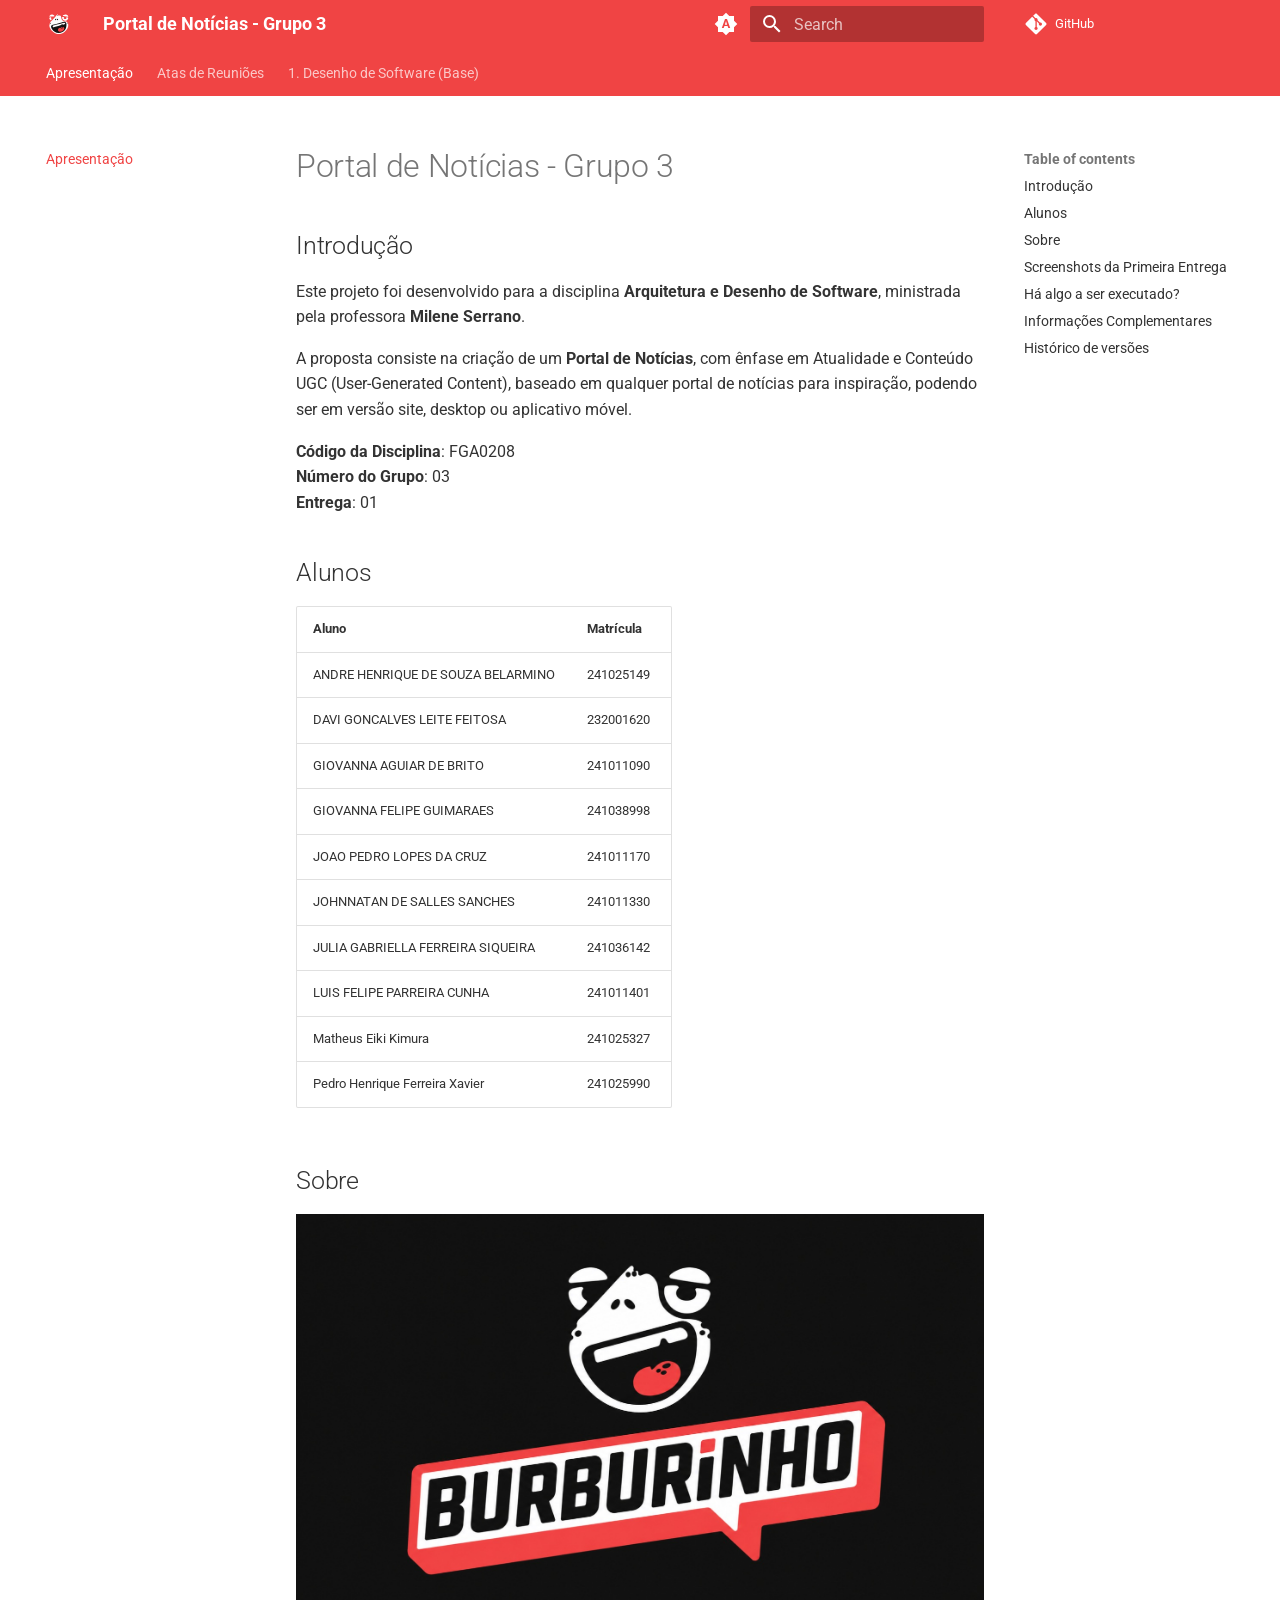
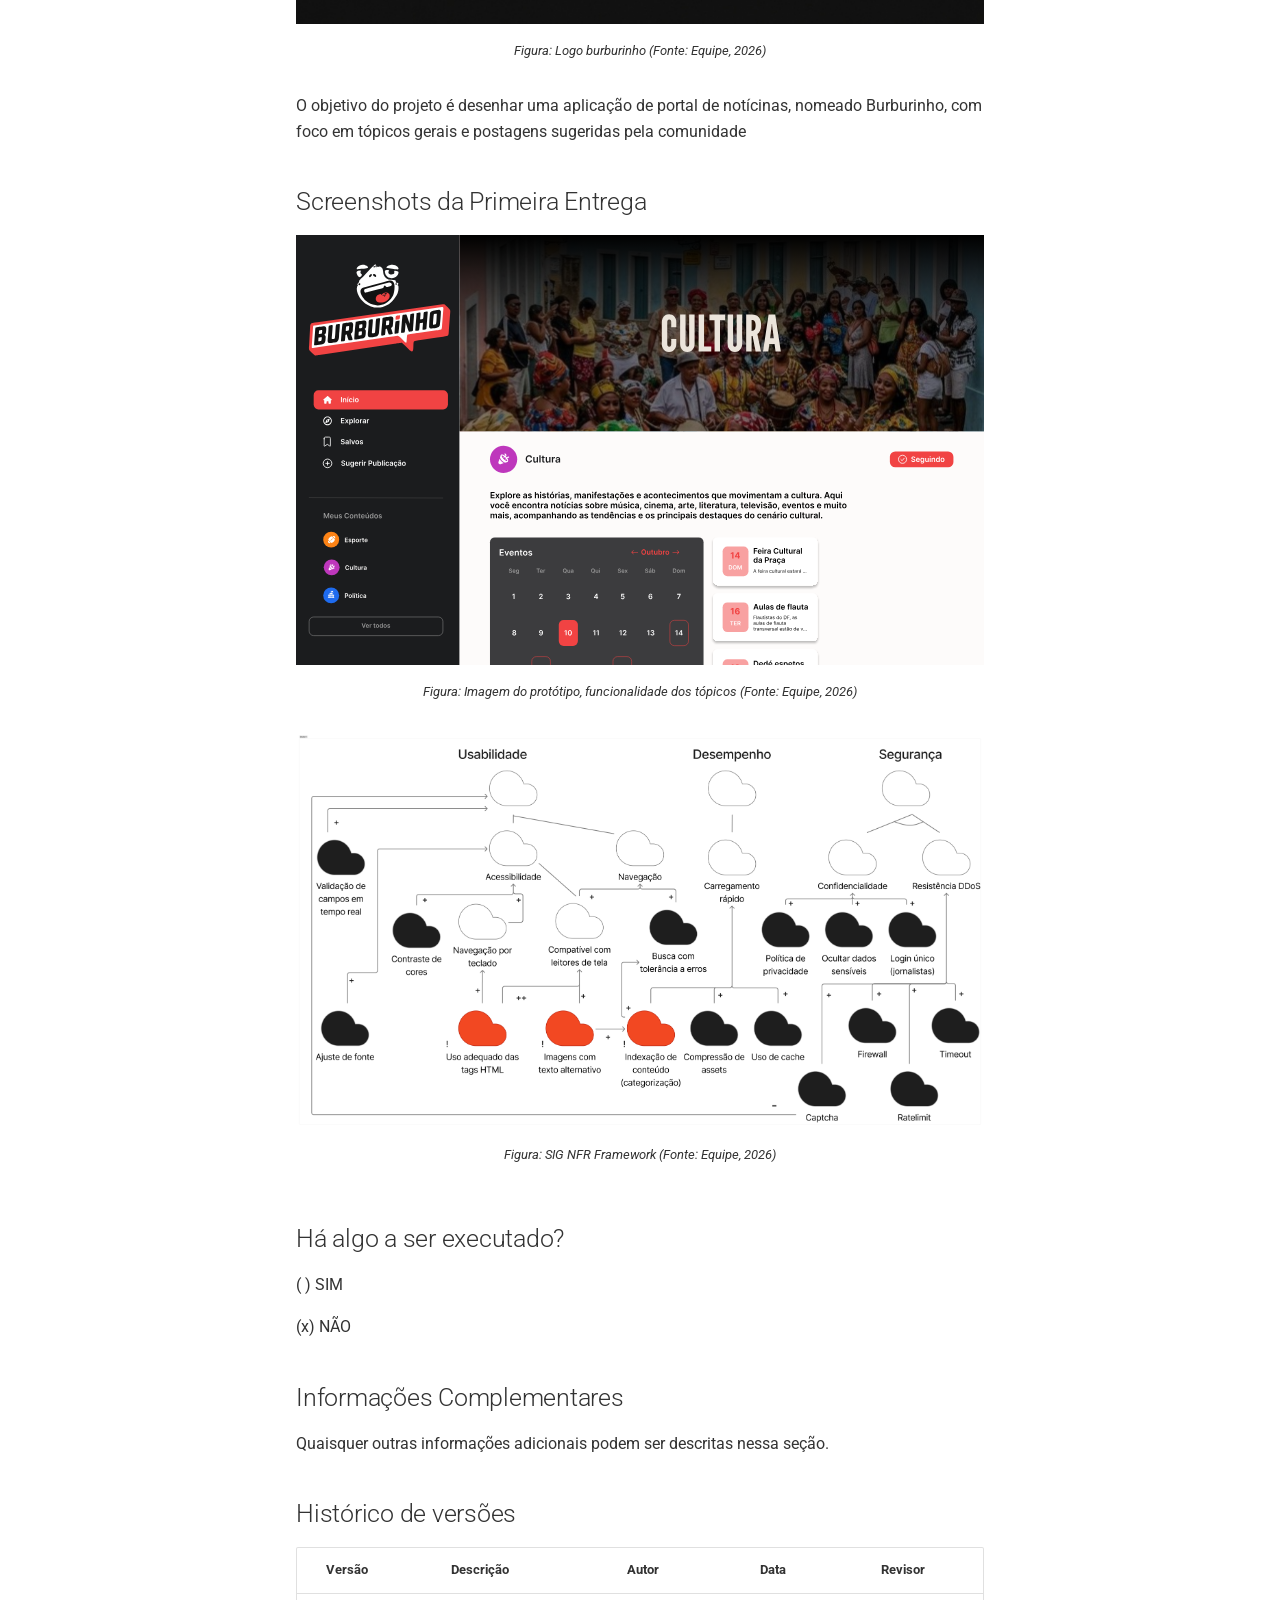
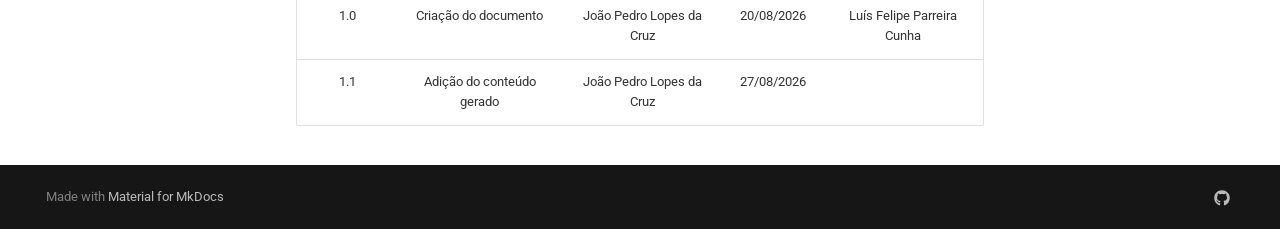
<file: index.html>
<!doctype html>
<html lang="en" class="no-js">
  <head>
    
      <meta charset="utf-8">
      <meta name="viewport" content="width=device-width,initial-scale=1">
      
      
      
        <link rel="canonical" href="https://github.com/UnBArqDsw2026-2-Turma01/2026.2-T01-_G3_ProjetoPortalNoticias_Entrega_01/">
      
      
      
        <link rel="next" href="Projeto/Atas_1/">
      
      
        
      
      
      <link rel="icon" href="assets/images/favicon.png">
      <meta name="generator" content="mkdocs-1.6.1, mkdocs-material-9.7.7">
    
    
      
        <title>Portal de Notícias - Grupo 3</title>
      
    
    
      <link rel="stylesheet" href="assets/stylesheets/main.ec1eaa64.min.css">
      
        
        <link rel="stylesheet" href="assets/stylesheets/palette.ab4e12ef.min.css">
      
      


    
    
      
    
    
      
        
        
        <link rel="preconnect" href="https://fonts.gstatic.com" crossorigin>
        <link rel="stylesheet" href="https://fonts.googleapis.com/css?family=Roboto:300,300i,400,400i,700,700i%7CRoboto+Mono:400,400i,700,700i&display=fallback">
        <style>:root{--md-text-font:"Roboto";--md-code-font:"Roboto Mono"}</style>
      
    
    
      <link rel="stylesheet" href="stylesheets/custom.css">
    
    <script>__md_scope=new URL(".",location),__md_hash=e=>[...e].reduce(((e,_)=>(e<<5)-e+_.charCodeAt(0)),0),__md_get=(e,_=localStorage,t=__md_scope)=>JSON.parse(_.getItem(t.pathname+"."+e)),__md_set=(e,_,t=localStorage,a=__md_scope)=>{try{t.setItem(a.pathname+"."+e,JSON.stringify(_))}catch(e){}}</script>
    
      

    
    
  </head>
  
  
    
    
      
    
    
    
    
    <body dir="ltr" data-md-color-scheme="default" data-md-color-primary="indigo" data-md-color-accent="indigo">
  
    
    <input class="md-toggle" data-md-toggle="drawer" type="checkbox" id="__drawer" autocomplete="off">
    <input class="md-toggle" data-md-toggle="search" type="checkbox" id="__search" autocomplete="off">
    <label class="md-overlay" for="__drawer"></label>
    <div data-md-component="skip">
      
        
        <a href="#portal-de-noticias-grupo-3" class="md-skip">
          Skip to content
        </a>
      
    </div>
    <div data-md-component="announce">
      
    </div>
    
    
      

<header class="md-header" data-md-component="header">
  <nav class="md-header__inner md-grid" aria-label="Header">
    <a href="." title="Portal de Notícias - Grupo 3" class="md-header__button md-logo" aria-label="Portal de Notícias - Grupo 3" data-md-component="logo">
      
  <img src="assets/SapoBurburinho.svg" alt="logo">

    </a>
    <label class="md-header__button md-icon" for="__drawer">
      
      <svg xmlns="http://www.w3.org/2000/svg" viewBox="0 0 24 24"><path d="M3 6h18v2H3zm0 5h18v2H3zm0 5h18v2H3z"/></svg>
    </label>
    <div class="md-header__title" data-md-component="header-title">
      <div class="md-header__ellipsis">
        <div class="md-header__topic">
          <span class="md-ellipsis">
            Portal de Notícias - Grupo 3
          </span>
        </div>
        <div class="md-header__topic" data-md-component="header-topic">
          <span class="md-ellipsis">
            
              Apresentação
            
          </span>
        </div>
      </div>
    </div>
    
      
        <form class="md-header__option" data-md-component="palette">
  
    
    
    
    <input class="md-option" data-md-color-media="(prefers-color-scheme)" data-md-color-scheme="default" data-md-color-primary="indigo" data-md-color-accent="indigo"  aria-label="Switch to light mode"  type="radio" name="__palette" id="__palette_0">
    
      <label class="md-header__button md-icon" title="Switch to light mode" for="__palette_1" hidden>
        <svg xmlns="http://www.w3.org/2000/svg" viewBox="0 0 24 24"><path d="m14.3 16-.7-2h-3.2l-.7 2H7.8L11 7h2l3.2 9zM20 8.69V4h-4.69L12 .69 8.69 4H4v4.69L.69 12 4 15.31V20h4.69L12 23.31 15.31 20H20v-4.69L23.31 12zm-9.15 3.96h2.3L12 9z"/></svg>
      </label>
    
  
    
    
    
    <input class="md-option" data-md-color-media="(prefers-color-scheme: light)" data-md-color-scheme="default" data-md-color-primary="custom" data-md-color-accent="custom"  aria-label="Switch to dark mode"  type="radio" name="__palette" id="__palette_1">
    
      <label class="md-header__button md-icon" title="Switch to dark mode" for="__palette_2" hidden>
        <svg xmlns="http://www.w3.org/2000/svg" viewBox="0 0 24 24"><path d="M12 8a4 4 0 0 0-4 4 4 4 0 0 0 4 4 4 4 0 0 0 4-4 4 4 0 0 0-4-4m0 10a6 6 0 0 1-6-6 6 6 0 0 1 6-6 6 6 0 0 1 6 6 6 6 0 0 1-6 6m8-9.31V4h-4.69L12 .69 8.69 4H4v4.69L.69 12 4 15.31V20h4.69L12 23.31 15.31 20H20v-4.69L23.31 12z"/></svg>
      </label>
    
  
    
    
    
    <input class="md-option" data-md-color-media="(prefers-color-scheme: dark)" data-md-color-scheme="slate" data-md-color-primary="custom" data-md-color-accent="custom"  aria-label="Switch to system preference"  type="radio" name="__palette" id="__palette_2">
    
      <label class="md-header__button md-icon" title="Switch to system preference" for="__palette_0" hidden>
        <svg xmlns="http://www.w3.org/2000/svg" viewBox="0 0 24 24"><path d="M12 18c-.89 0-1.74-.2-2.5-.55C11.56 16.5 13 14.42 13 12s-1.44-4.5-3.5-5.45C10.26 6.2 11.11 6 12 6a6 6 0 0 1 6 6 6 6 0 0 1-6 6m8-9.31V4h-4.69L12 .69 8.69 4H4v4.69L.69 12 4 15.31V20h4.69L12 23.31 15.31 20H20v-4.69L23.31 12z"/></svg>
      </label>
    
  
</form>
      
    
    
      <script>var palette=__md_get("__palette");if(palette&&palette.color){if("(prefers-color-scheme)"===palette.color.media){var media=matchMedia("(prefers-color-scheme: light)"),input=document.querySelector(media.matches?"[data-md-color-media='(prefers-color-scheme: light)']":"[data-md-color-media='(prefers-color-scheme: dark)']");palette.color.media=input.getAttribute("data-md-color-media"),palette.color.scheme=input.getAttribute("data-md-color-scheme"),palette.color.primary=input.getAttribute("data-md-color-primary"),palette.color.accent=input.getAttribute("data-md-color-accent")}for(var[key,value]of Object.entries(palette.color))document.body.setAttribute("data-md-color-"+key,value)}</script>
    
    
    
      
      
        <label class="md-header__button md-icon" for="__search">
          
          <svg xmlns="http://www.w3.org/2000/svg" viewBox="0 0 24 24"><path d="M9.5 3A6.5 6.5 0 0 1 16 9.5c0 1.61-.59 3.09-1.56 4.23l.27.27h.79l5 5-1.5 1.5-5-5v-.79l-.27-.27A6.52 6.52 0 0 1 9.5 16 6.5 6.5 0 0 1 3 9.5 6.5 6.5 0 0 1 9.5 3m0 2C7 5 5 7 5 9.5S7 14 9.5 14 14 12 14 9.5 12 5 9.5 5"/></svg>
        </label>
        <div class="md-search" data-md-component="search" role="dialog">
  <label class="md-search__overlay" for="__search"></label>
  <div class="md-search__inner" role="search">
    <form class="md-search__form" name="search">
      <input type="text" class="md-search__input" name="query" aria-label="Search" placeholder="Search" autocapitalize="off" autocorrect="off" autocomplete="off" spellcheck="false" data-md-component="search-query" required>
      <label class="md-search__icon md-icon" for="__search">
        
        <svg xmlns="http://www.w3.org/2000/svg" viewBox="0 0 24 24"><path d="M9.5 3A6.5 6.5 0 0 1 16 9.5c0 1.61-.59 3.09-1.56 4.23l.27.27h.79l5 5-1.5 1.5-5-5v-.79l-.27-.27A6.52 6.52 0 0 1 9.5 16 6.5 6.5 0 0 1 3 9.5 6.5 6.5 0 0 1 9.5 3m0 2C7 5 5 7 5 9.5S7 14 9.5 14 14 12 14 9.5 12 5 9.5 5"/></svg>
        
        <svg xmlns="http://www.w3.org/2000/svg" viewBox="0 0 24 24"><path d="M20 11v2H8l5.5 5.5-1.42 1.42L4.16 12l7.92-7.92L13.5 5.5 8 11z"/></svg>
      </label>
      <nav class="md-search__options" aria-label="Search">
        
        <button type="reset" class="md-search__icon md-icon" title="Clear" aria-label="Clear" tabindex="-1">
          
          <svg xmlns="http://www.w3.org/2000/svg" viewBox="0 0 24 24"><path d="M19 6.41 17.59 5 12 10.59 6.41 5 5 6.41 10.59 12 5 17.59 6.41 19 12 13.41 17.59 19 19 17.59 13.41 12z"/></svg>
        </button>
      </nav>
      
    </form>
    <div class="md-search__output">
      <div class="md-search__scrollwrap" tabindex="0" data-md-scrollfix>
        <div class="md-search-result" data-md-component="search-result">
          <div class="md-search-result__meta">
            Initializing search
          </div>
          <ol class="md-search-result__list" role="presentation"></ol>
        </div>
      </div>
    </div>
  </div>
</div>
      
    
    
      <div class="md-header__source">
        <a href="https://github.com/UnBArqDsw2026-2-Turma01/2026.2-T01-_G3_ProjetoPortalNoticias_Entrega_01" title="Go to repository" class="md-source" data-md-component="source">
  <div class="md-source__icon md-icon">
    
    <svg xmlns="http://www.w3.org/2000/svg" viewBox="0 0 448 512"><!--! Font Awesome Free 7.1.0 by @fontawesome - https://fontawesome.com License - https://fontawesome.com/license/free (Icons: CC BY 4.0, Fonts: SIL OFL 1.1, Code: MIT License) Copyright 2025 Fonticons, Inc.--><path d="M439.6 236.1 244 40.5c-5.4-5.5-12.8-8.5-20.4-8.5s-15 3-20.4 8.4L162.5 81l51.5 51.5c27.1-9.1 52.7 16.8 43.4 43.7l49.7 49.7c34.2-11.8 61.2 31 35.5 56.7-26.5 26.5-70.2-2.9-56-37.3L240.3 199v121.9c25.3 12.5 22.3 41.8 9.1 55-6.4 6.4-15.2 10.1-24.3 10.1s-17.8-3.6-24.3-10.1c-17.6-17.6-11.1-46.9 11.2-56v-123c-20.8-8.5-24.6-30.7-18.6-45L142.6 101 8.5 235.1C3 240.6 0 247.9 0 255.5s3 15 8.5 20.4l195.6 195.7c5.4 5.4 12.7 8.4 20.4 8.4s15-3 20.4-8.4l194.7-194.7c5.4-5.4 8.4-12.8 8.4-20.4s-3-15-8.4-20.4"/></svg>
  </div>
  <div class="md-source__repository">
    GitHub
  </div>
</a>
      </div>
    
  </nav>
  
</header>
    
    <div class="md-container" data-md-component="container">
      
      
        
          
            
<nav class="md-tabs" aria-label="Tabs" data-md-component="tabs">
  <div class="md-grid">
    <ul class="md-tabs__list">
      
        
  
  
  
    
  
  
    <li class="md-tabs__item md-tabs__item--active">
      <a href="." class="md-tabs__link">
        
  
  
    
  
  Apresentação

      </a>
    </li>
  

      
        
  
  
  
  
    
    
      <li class="md-tabs__item">
        <a href="Projeto/Atas_1/" class="md-tabs__link">
          
  
  
  Atas de Reuniões

        </a>
      </li>
    
  

      
        
  
  
  
  
    
    
      <li class="md-tabs__item">
        <a href="Base/1.Base/" class="md-tabs__link">
          
  
  
  1. Desenho de Software (Base)

        </a>
      </li>
    
  

      
    </ul>
  </div>
</nav>
          
        
      
      <main class="md-main" data-md-component="main">
        <div class="md-main__inner md-grid">
          
            
              
              <div class="md-sidebar md-sidebar--primary" data-md-component="sidebar" data-md-type="navigation" >
                <div class="md-sidebar__scrollwrap">
                  <div class="md-sidebar__inner">
                    


  


<nav class="md-nav md-nav--primary md-nav--lifted" aria-label="Navigation" data-md-level="0">
  <label class="md-nav__title" for="__drawer">
    <a href="." title="Portal de Notícias - Grupo 3" class="md-nav__button md-logo" aria-label="Portal de Notícias - Grupo 3" data-md-component="logo">
      
  <img src="assets/SapoBurburinho.svg" alt="logo">

    </a>
    Portal de Notícias - Grupo 3
  </label>
  
    <div class="md-nav__source">
      <a href="https://github.com/UnBArqDsw2026-2-Turma01/2026.2-T01-_G3_ProjetoPortalNoticias_Entrega_01" title="Go to repository" class="md-source" data-md-component="source">
  <div class="md-source__icon md-icon">
    
    <svg xmlns="http://www.w3.org/2000/svg" viewBox="0 0 448 512"><!--! Font Awesome Free 7.1.0 by @fontawesome - https://fontawesome.com License - https://fontawesome.com/license/free (Icons: CC BY 4.0, Fonts: SIL OFL 1.1, Code: MIT License) Copyright 2025 Fonticons, Inc.--><path d="M439.6 236.1 244 40.5c-5.4-5.5-12.8-8.5-20.4-8.5s-15 3-20.4 8.4L162.5 81l51.5 51.5c27.1-9.1 52.7 16.8 43.4 43.7l49.7 49.7c34.2-11.8 61.2 31 35.5 56.7-26.5 26.5-70.2-2.9-56-37.3L240.3 199v121.9c25.3 12.5 22.3 41.8 9.1 55-6.4 6.4-15.2 10.1-24.3 10.1s-17.8-3.6-24.3-10.1c-17.6-17.6-11.1-46.9 11.2-56v-123c-20.8-8.5-24.6-30.7-18.6-45L142.6 101 8.5 235.1C3 240.6 0 247.9 0 255.5s3 15 8.5 20.4l195.6 195.7c5.4 5.4 12.7 8.4 20.4 8.4s15-3 20.4-8.4l194.7-194.7c5.4-5.4 8.4-12.8 8.4-20.4s-3-15-8.4-20.4"/></svg>
  </div>
  <div class="md-source__repository">
    GitHub
  </div>
</a>
    </div>
  
  <ul class="md-nav__list" data-md-scrollfix>
    
      
      
  
  
    
  
  
  
    <li class="md-nav__item md-nav__item--active">
      
      <input class="md-nav__toggle md-toggle" type="checkbox" id="__toc">
      
      
        
      
      
        <label class="md-nav__link md-nav__link--active" for="__toc">
          
  
  
  <span class="md-ellipsis">
    
  
    Apresentação
  

    
  </span>
  
  

          <span class="md-nav__icon md-icon"></span>
        </label>
      
      <a href="." class="md-nav__link md-nav__link--active">
        
  
  
  <span class="md-ellipsis">
    
  
    Apresentação
  

    
  </span>
  
  

      </a>
      
        

<nav class="md-nav md-nav--secondary" aria-label="Table of contents">
  
  
  
    
  
  
    <label class="md-nav__title" for="__toc">
      <span class="md-nav__icon md-icon"></span>
      Table of contents
    </label>
    <ul class="md-nav__list" data-md-component="toc" data-md-scrollfix>
      
        <li class="md-nav__item">
  <a href="#introducao" class="md-nav__link">
    <span class="md-ellipsis">
      
        Introdução
      
    </span>
  </a>
  
</li>
      
        <li class="md-nav__item">
  <a href="#alunos" class="md-nav__link">
    <span class="md-ellipsis">
      
        Alunos
      
    </span>
  </a>
  
</li>
      
        <li class="md-nav__item">
  <a href="#sobre" class="md-nav__link">
    <span class="md-ellipsis">
      
        Sobre
      
    </span>
  </a>
  
</li>
      
        <li class="md-nav__item">
  <a href="#screenshots-da-primeira-entrega" class="md-nav__link">
    <span class="md-ellipsis">
      
        Screenshots da Primeira Entrega
      
    </span>
  </a>
  
</li>
      
        <li class="md-nav__item">
  <a href="#ha-algo-a-ser-executado" class="md-nav__link">
    <span class="md-ellipsis">
      
        Há algo a ser executado?
      
    </span>
  </a>
  
</li>
      
        <li class="md-nav__item">
  <a href="#informacoes-complementares" class="md-nav__link">
    <span class="md-ellipsis">
      
        Informações Complementares
      
    </span>
  </a>
  
</li>
      
        <li class="md-nav__item">
  <a href="#historico-de-versoes" class="md-nav__link">
    <span class="md-ellipsis">
      
        Histórico de versões
      
    </span>
  </a>
  
</li>
      
    </ul>
  
</nav>
      
    </li>
  

    
      
      
  
  
  
  
    
    
    
    
      
      
    
    
    <li class="md-nav__item md-nav__item--nested">
      
        
        
        <input class="md-nav__toggle md-toggle " type="checkbox" id="__nav_2" >
        
          
          <label class="md-nav__link" for="__nav_2" id="__nav_2_label" tabindex="0">
            
  
  
  <span class="md-ellipsis">
    
  
    Atas de Reuniões
  

    
  </span>
  
  

            <span class="md-nav__icon md-icon"></span>
          </label>
        
        <nav class="md-nav" data-md-level="1" aria-labelledby="__nav_2_label" aria-expanded="false">
          <label class="md-nav__title" for="__nav_2">
            <span class="md-nav__icon md-icon"></span>
            
  
    Atas de Reuniões
  

          </label>
          <ul class="md-nav__list" data-md-scrollfix>
            
              
                
  
  
  
  
    <li class="md-nav__item">
      <a href="Projeto/Atas_1/" class="md-nav__link">
        
  
  
  <span class="md-ellipsis">
    
  
    Ata reunião 1
  

    
  </span>
  
  

      </a>
    </li>
  

              
            
              
                
  
  
  
  
    <li class="md-nav__item">
      <a href="Projeto/Atas_subgrupo_1/" class="md-nav__link">
        
  
  
  <span class="md-ellipsis">
    
  
    Ata subgrupo 1
  

    
  </span>
  
  

      </a>
    </li>
  

              
            
              
                
  
  
  
  
    <li class="md-nav__item">
      <a href="Projeto/Atas_subgrupo_2/" class="md-nav__link">
        
  
  
  <span class="md-ellipsis">
    
  
    Ata subgrupo 2
  

    
  </span>
  
  

      </a>
    </li>
  

              
            
              
                
  
  
  
  
    <li class="md-nav__item">
      <a href="Projeto/Atas_subgrupo_3/" class="md-nav__link">
        
  
  
  <span class="md-ellipsis">
    
  
    Ata Subgrupo 3
  

    
  </span>
  
  

      </a>
    </li>
  

              
            
              
                
  
  
  
  
    <li class="md-nav__item">
      <a href="Projeto/Atas_2/" class="md-nav__link">
        
  
  
  <span class="md-ellipsis">
    
  
    Ata reunião 2
  

    
  </span>
  
  

      </a>
    </li>
  

              
            
          </ul>
        </nav>
      
    </li>
  

    
      
      
  
  
  
  
    
    
    
    
      
      
    
    
    <li class="md-nav__item md-nav__item--nested">
      
        
        
        <input class="md-nav__toggle md-toggle " type="checkbox" id="__nav_3" >
        
          
          <label class="md-nav__link" for="__nav_3" id="__nav_3_label" tabindex="0">
            
  
  
  <span class="md-ellipsis">
    
  
    1. Desenho de Software (Base)
  

    
  </span>
  
  

            <span class="md-nav__icon md-icon"></span>
          </label>
        
        <nav class="md-nav" data-md-level="1" aria-labelledby="__nav_3_label" aria-expanded="false">
          <label class="md-nav__title" for="__nav_3">
            <span class="md-nav__icon md-icon"></span>
            
  
    1. Desenho de Software (Base)
  

          </label>
          <ul class="md-nav__list" data-md-scrollfix>
            
              
                
  
  
  
  
    <li class="md-nav__item">
      <a href="Base/1.Base/" class="md-nav__link">
        
  
  
  <span class="md-ellipsis">
    
  
    1. Base
  

    
  </span>
  
  

      </a>
    </li>
  

              
            
              
                
  
  
  
  
    
    
    
    
      
      
    
    
    <li class="md-nav__item md-nav__item--nested">
      
        
        
        <input class="md-nav__toggle md-toggle " type="checkbox" id="__nav_3_2" >
        
          
          <label class="md-nav__link" for="__nav_3_2" id="__nav_3_2_label" tabindex="0">
            
  
  
  <span class="md-ellipsis">
    
  
    Relatórios
  

    
  </span>
  
  

            <span class="md-nav__icon md-icon"></span>
          </label>
        
        <nav class="md-nav" data-md-level="2" aria-labelledby="__nav_3_2_label" aria-expanded="false">
          <label class="md-nav__title" for="__nav_3_2">
            <span class="md-nav__icon md-icon"></span>
            
  
    Relatórios
  

          </label>
          <ul class="md-nav__list" data-md-scrollfix>
            
              
                
  
  
  
  
    <li class="md-nav__item">
      <a href="Base/Relat%C3%B3rios/1.1.1.SubEquipe_01/" class="md-nav__link">
        
  
  
  <span class="md-ellipsis">
    
  
    1.1.1. SubEquipe 01
  

    
  </span>
  
  

      </a>
    </li>
  

              
            
              
                
  
  
  
  
    <li class="md-nav__item">
      <a href="Base/Relat%C3%B3rios/1.1.2.SubEquipe_02/" class="md-nav__link">
        
  
  
  <span class="md-ellipsis">
    
  
    1.1.2. SubEquipe 02
  

    
  </span>
  
  

      </a>
    </li>
  

              
            
              
                
  
  
  
  
    <li class="md-nav__item">
      <a href="Base/Relat%C3%B3rios/1.1.3.SubEquipe_03/" class="md-nav__link">
        
  
  
  <span class="md-ellipsis">
    
  
    1.1.3. SubEquipe 03
  

    
  </span>
  
  

      </a>
    </li>
  

              
            
          </ul>
        </nav>
      
    </li>
  

              
            
              
                
  
  
  
  
    <li class="md-nav__item">
      <a href="Base/1.2.ParticipacoesBase/" class="md-nav__link">
        
  
  
  <span class="md-ellipsis">
    
  
    1.2. Participações - Base
  

    
  </span>
  
  

      </a>
    </li>
  

              
            
              
                
  
  
  
  
    <li class="md-nav__item">
      <a href="Base/1.3.IniciativasExtras/" class="md-nav__link">
        
  
  
  <span class="md-ellipsis">
    
  
    1.3. Iniciativas Extras - Base
  

    
  </span>
  
  

      </a>
    </li>
  

              
            
          </ul>
        </nav>
      
    </li>
  

    
  </ul>
</nav>
                  </div>
                </div>
              </div>
            
            
              
              <div class="md-sidebar md-sidebar--secondary" data-md-component="sidebar" data-md-type="toc" >
                <div class="md-sidebar__scrollwrap">
                  <div class="md-sidebar__inner">
                    

<nav class="md-nav md-nav--secondary" aria-label="Table of contents">
  
  
  
    
  
  
    <label class="md-nav__title" for="__toc">
      <span class="md-nav__icon md-icon"></span>
      Table of contents
    </label>
    <ul class="md-nav__list" data-md-component="toc" data-md-scrollfix>
      
        <li class="md-nav__item">
  <a href="#introducao" class="md-nav__link">
    <span class="md-ellipsis">
      
        Introdução
      
    </span>
  </a>
  
</li>
      
        <li class="md-nav__item">
  <a href="#alunos" class="md-nav__link">
    <span class="md-ellipsis">
      
        Alunos
      
    </span>
  </a>
  
</li>
      
        <li class="md-nav__item">
  <a href="#sobre" class="md-nav__link">
    <span class="md-ellipsis">
      
        Sobre
      
    </span>
  </a>
  
</li>
      
        <li class="md-nav__item">
  <a href="#screenshots-da-primeira-entrega" class="md-nav__link">
    <span class="md-ellipsis">
      
        Screenshots da Primeira Entrega
      
    </span>
  </a>
  
</li>
      
        <li class="md-nav__item">
  <a href="#ha-algo-a-ser-executado" class="md-nav__link">
    <span class="md-ellipsis">
      
        Há algo a ser executado?
      
    </span>
  </a>
  
</li>
      
        <li class="md-nav__item">
  <a href="#informacoes-complementares" class="md-nav__link">
    <span class="md-ellipsis">
      
        Informações Complementares
      
    </span>
  </a>
  
</li>
      
        <li class="md-nav__item">
  <a href="#historico-de-versoes" class="md-nav__link">
    <span class="md-ellipsis">
      
        Histórico de versões
      
    </span>
  </a>
  
</li>
      
    </ul>
  
</nav>
                  </div>
                </div>
              </div>
            
          
          
            <div class="md-content" data-md-component="content">
              
              <article class="md-content__inner md-typeset">
                
                  


  
  


<h1 id="portal-de-noticias-grupo-3">Portal de Notícias - Grupo 3</h1>
<h2 id="introducao">Introdução</h2>
<p>Este projeto foi desenvolvido para a disciplina <strong>Arquitetura e Desenho de Software</strong>, ministrada pela professora <strong>Milene Serrano</strong>.</p>
<p>A proposta consiste na criação de um <strong>Portal de Notícias</strong>, com ênfase em Atualidade e Conteúdo UGC (User-Generated Content), baseado em qualquer portal de notícias para inspiração, podendo ser em versão site, desktop ou aplicativo móvel.</p>
<p><strong>Código da Disciplina</strong>: FGA0208<br>
<strong>Número do Grupo</strong>: 03<br>
<strong>Entrega</strong>: 01<br></p>
<h2 id="alunos">Alunos</h2>
<table>
<thead>
<tr>
<th>Aluno</th>
<th>Matrícula</th>
</tr>
</thead>
<tbody>
<tr>
<td>ANDRE HENRIQUE DE SOUZA BELARMINO</td>
<td>241025149</td>
</tr>
<tr>
<td>DAVI GONCALVES LEITE FEITOSA</td>
<td>232001620</td>
</tr>
<tr>
<td>GIOVANNA AGUIAR DE BRITO</td>
<td>241011090</td>
</tr>
<tr>
<td>GIOVANNA FELIPE GUIMARAES</td>
<td>241038998</td>
</tr>
<tr>
<td>JOAO PEDRO LOPES DA CRUZ</td>
<td>241011170</td>
</tr>
<tr>
<td>JOHNNATAN DE SALLES SANCHES</td>
<td>241011330</td>
</tr>
<tr>
<td>JULIA GABRIELLA FERREIRA SIQUEIRA</td>
<td>241036142</td>
</tr>
<tr>
<td>LUIS FELIPE PARREIRA CUNHA</td>
<td>241011401</td>
</tr>
<tr>
<td>Matheus Eiki Kimura</td>
<td>241025327</td>
</tr>
<tr>
<td>Pedro Henrique Ferreira Xavier</td>
<td>241025990</td>
</tr>
</tbody>
</table>
<h2 id="sobre">Sobre</h2>
<figure style="text-align: center;">
    <img src="assets/burburinho.jpeg" alt="Logo burburinho, um sapo é o elemento principal" style="max-width: 100%;">
    <figcaption>
        <p style="text-align: center; font-size: 10pt;">
            Figura: Logo burburinho (Fonte: Equipe, 2026)
        </p>
    </figcaption>
</figure>

<p>O objetivo do projeto é desenhar uma aplicação de portal de notícinas, nomeado Burburinho, com foco em tópicos gerais e postagens sugeridas pela comunidade</p>
<h2 id="screenshots-da-primeira-entrega">Screenshots da Primeira Entrega</h2>
<figure style="text-align: center;">
    <img src="assets/prototipo/cultura.svg" alt="Tela de um tópico específico no protótipo" style="max-width: 100%;">
    <figcaption>
        <p style="text-align: center; font-size: 10pt;">
            Figura: Imagem do protótipo, funcionalidade dos tópicos (Fonte: Equipe, 2026)
        </p>
    </figcaption>
</figure>

<figure style="text-align: center;">
    <img src="assets/subGrupo1/signfrGeral.png" alt="SIG NFR Framework" style="max-width: 100%;">
    <figcaption>
        <p style="text-align: center; font-size: 10pt;">
            Figura: SIG NFR Framework (Fonte: Equipe, 2026)
        </p>
    </figcaption>
</figure>

<h2 id="ha-algo-a-ser-executado">Há algo a ser executado?</h2>
<p>( ) SIM</p>
<p>(x) NÃO</p>
<h2 id="informacoes-complementares">Informações Complementares</h2>
<p>Quaisquer outras informações adicionais podem ser descritas nessa seção.</p>
<h2 id="historico-de-versoes">Histórico de versões</h2>
<table>
<thead>
<tr>
<th style="text-align: center;">Versão</th>
<th style="text-align: center;">Descrição</th>
<th style="text-align: center;">Autor</th>
<th style="text-align: center;">Data</th>
<th style="text-align: center;">Revisor</th>
</tr>
</thead>
<tbody>
<tr>
<td style="text-align: center;">1.0</td>
<td style="text-align: center;">Criação do documento</td>
<td style="text-align: center;">João Pedro Lopes da Cruz</td>
<td style="text-align: center;">20/08/2026</td>
<td style="text-align: center;">Luís Felipe Parreira Cunha</td>
</tr>
<tr>
<td style="text-align: center;">1.1</td>
<td style="text-align: center;">Adição do conteúdo gerado</td>
<td style="text-align: center;">João Pedro Lopes da Cruz</td>
<td style="text-align: center;">27/08/2026</td>
<td style="text-align: center;"></td>
</tr>
</tbody>
</table>












                
              </article>
            </div>
          
          
<script>var target=document.getElementById(location.hash.slice(1));target&&target.name&&(target.checked=target.name.startsWith("__tabbed_"))</script>
        </div>
        
          <button type="button" class="md-top md-icon" data-md-component="top" hidden>
  
  <svg xmlns="http://www.w3.org/2000/svg" viewBox="0 0 24 24"><path d="M13 20h-2V8l-5.5 5.5-1.42-1.42L12 4.16l7.92 7.92-1.42 1.42L13 8z"/></svg>
  Back to top
</button>
        
      </main>
      
        <footer class="md-footer">
  
  <div class="md-footer-meta md-typeset">
    <div class="md-footer-meta__inner md-grid">
      <div class="md-copyright">
  
  
    Made with
    <a href="https://squidfunk.github.io/mkdocs-material/" target="_blank" rel="noopener">
      Material for MkDocs
    </a>
  
</div>
      
        
<div class="md-social">
  
    
    
    
    
      
      
    
    <a href="https://github.com/UnBArqDsw2026-2-Turma01/2026.2-T01-_G3_ProjetoPortalNoticias_Entrega_01" target="_blank" rel="noopener" title="github.com" class="md-social__link">
      <svg xmlns="http://www.w3.org/2000/svg" viewBox="0 0 512 512"><!--! Font Awesome Free 7.1.0 by @fontawesome - https://fontawesome.com License - https://fontawesome.com/license/free (Icons: CC BY 4.0, Fonts: SIL OFL 1.1, Code: MIT License) Copyright 2025 Fonticons, Inc.--><path d="M173.9 397.4c0 2-2.3 3.6-5.2 3.6-3.3.3-5.6-1.3-5.6-3.6 0-2 2.3-3.6 5.2-3.6 3-.3 5.6 1.3 5.6 3.6m-31.1-4.5c-.7 2 1.3 4.3 4.3 4.9 2.6 1 5.6 0 6.2-2s-1.3-4.3-4.3-5.2c-2.6-.7-5.5.3-6.2 2.3m44.2-1.7c-2.9.7-4.9 2.6-4.6 4.9.3 2 2.9 3.3 5.9 2.6 2.9-.7 4.9-2.6 4.6-4.6-.3-1.9-3-3.2-5.9-2.9M252.8 8C114.1 8 8 113.3 8 252c0 110.9 69.8 205.8 169.5 239.2 12.8 2.3 17.3-5.6 17.3-12.1 0-6.2-.3-40.4-.3-61.4 0 0-70 15-84.7-29.8 0 0-11.4-29.1-27.8-36.6 0 0-22.9-15.7 1.6-15.4 0 0 24.9 2 38.6 25.8 21.9 38.6 58.6 27.5 72.9 20.9 2.3-16 8.8-27.1 16-33.7-55.9-6.2-112.3-14.3-112.3-110.5 0-27.5 7.6-41.3 23.6-58.9-2.6-6.5-11.1-33.3 2.6-67.9 20.9-6.5 69 27 69 27 20-5.6 41.5-8.5 62.8-8.5s42.8 2.9 62.8 8.5c0 0 48.1-33.6 69-27 13.7 34.7 5.2 61.4 2.6 67.9 16 17.7 25.8 31.5 25.8 58.9 0 96.5-58.9 104.2-114.8 110.5 9.2 7.9 17 22.9 17 46.4 0 33.7-.3 75.4-.3 83.6 0 6.5 4.6 14.4 17.3 12.1C436.2 457.8 504 362.9 504 252 504 113.3 391.5 8 252.8 8M105.2 352.9c-1.3 1-1 3.3.7 5.2 1.6 1.6 3.9 2.3 5.2 1 1.3-1 1-3.3-.7-5.2-1.6-1.6-3.9-2.3-5.2-1m-10.8-8.1c-.7 1.3.3 2.9 2.3 3.9 1.6 1 3.6.7 4.3-.7.7-1.3-.3-2.9-2.3-3.9-2-.6-3.6-.3-4.3.7m32.4 35.6c-1.6 1.3-1 4.3 1.3 6.2 2.3 2.3 5.2 2.6 6.5 1 1.3-1.3.7-4.3-1.3-6.2-2.2-2.3-5.2-2.6-6.5-1m-11.4-14.7c-1.6 1-1.6 3.6 0 5.9s4.3 3.3 5.6 2.3c1.6-1.3 1.6-3.9 0-6.2-1.4-2.3-4-3.3-5.6-2"/></svg>
    </a>
  
</div>
      
    </div>
  </div>
</footer>
      
    </div>
    <div class="md-dialog" data-md-component="dialog">
      <div class="md-dialog__inner md-typeset"></div>
    </div>
    
      <div class="md-progress" data-md-component="progress" role="progressbar"></div>
    
    
    
      
      
      <script id="__config" type="application/json">{"annotate": null, "base": ".", "features": ["navigation.tabs", "content.code.copy", "navigation.instant", "navigation.instant.progress", "navigation.top"], "search": "assets/javascripts/workers/search.2c215733.min.js", "tags": null, "translations": {"clipboard.copied": "Copied to clipboard", "clipboard.copy": "Copy to clipboard", "search.result.more.one": "1 more on this page", "search.result.more.other": "# more on this page", "search.result.none": "No matching documents", "search.result.one": "1 matching document", "search.result.other": "# matching documents", "search.result.placeholder": "Type to start searching", "search.result.term.missing": "Missing", "select.version": "Select version"}, "version": null}</script>
    
    
      <script src="assets/javascripts/bundle.d7400e89.min.js"></script>
      
    
  </body>
</html>
</file>
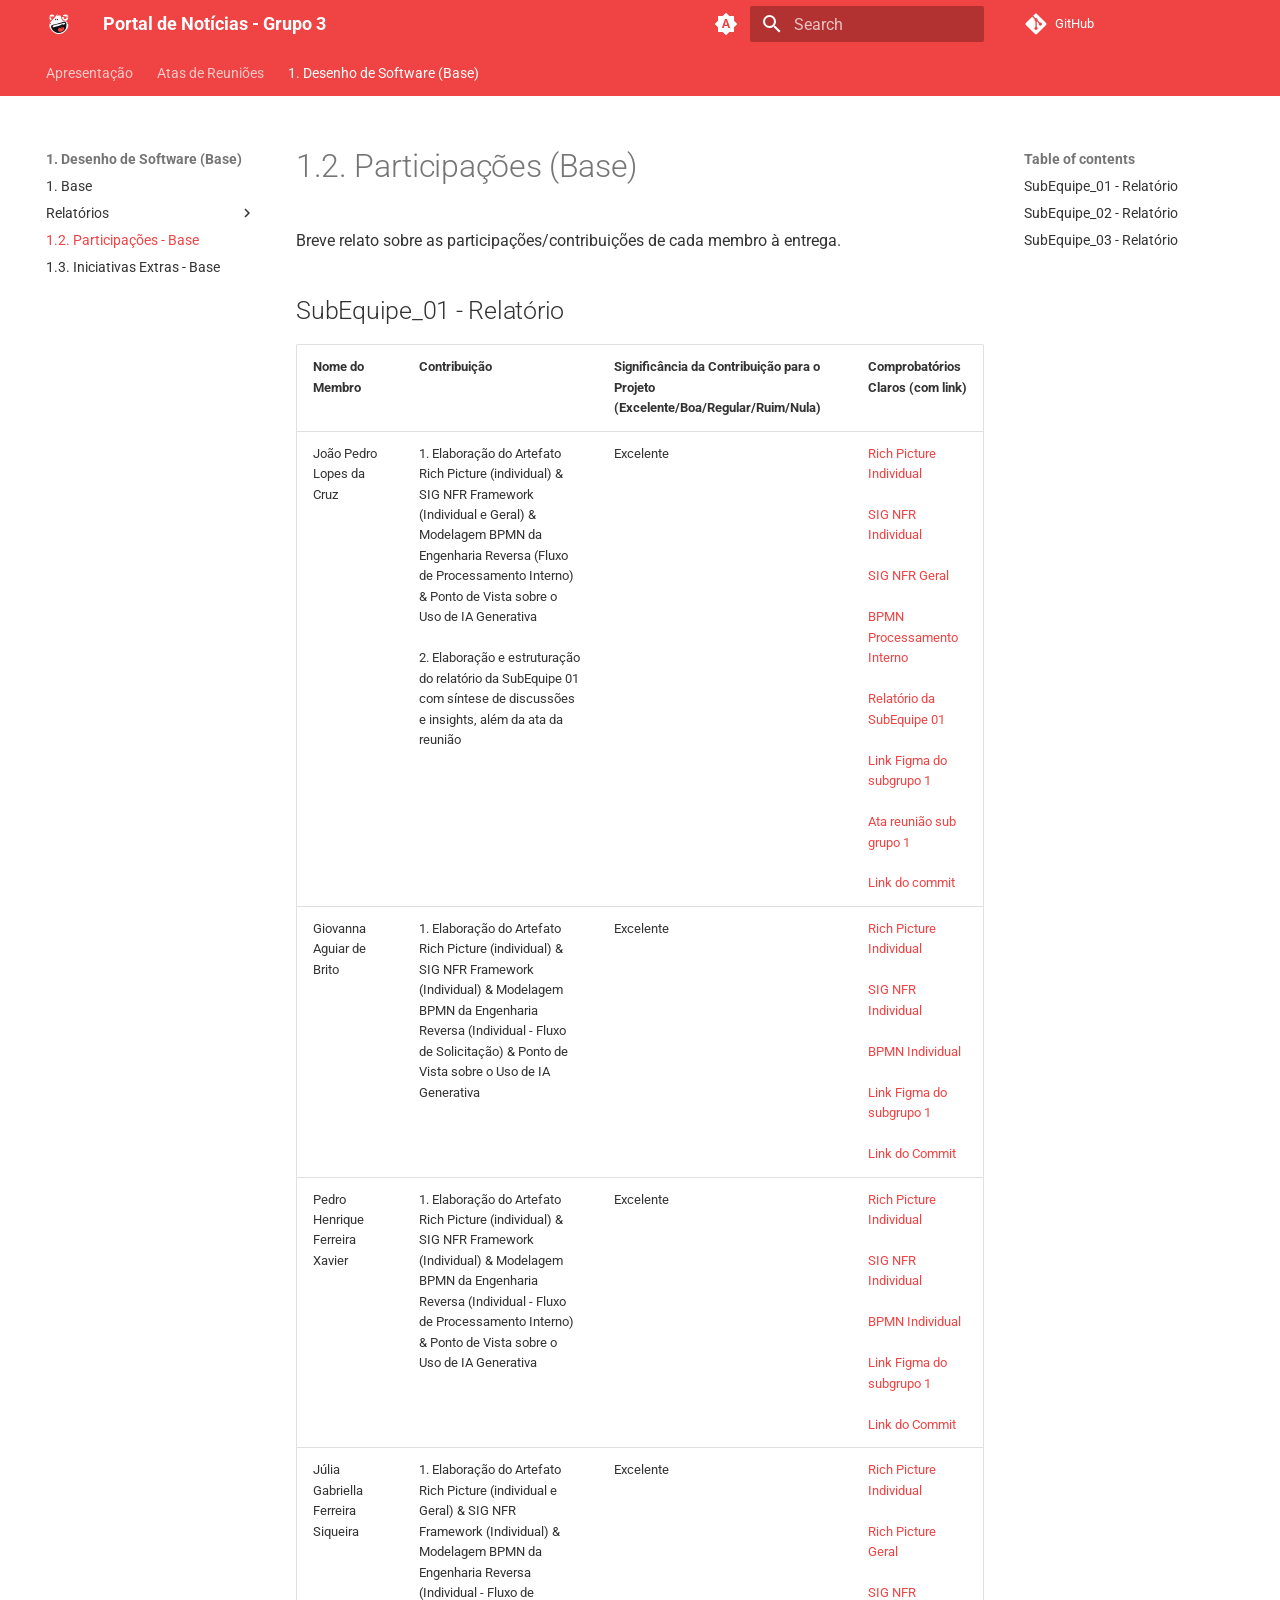
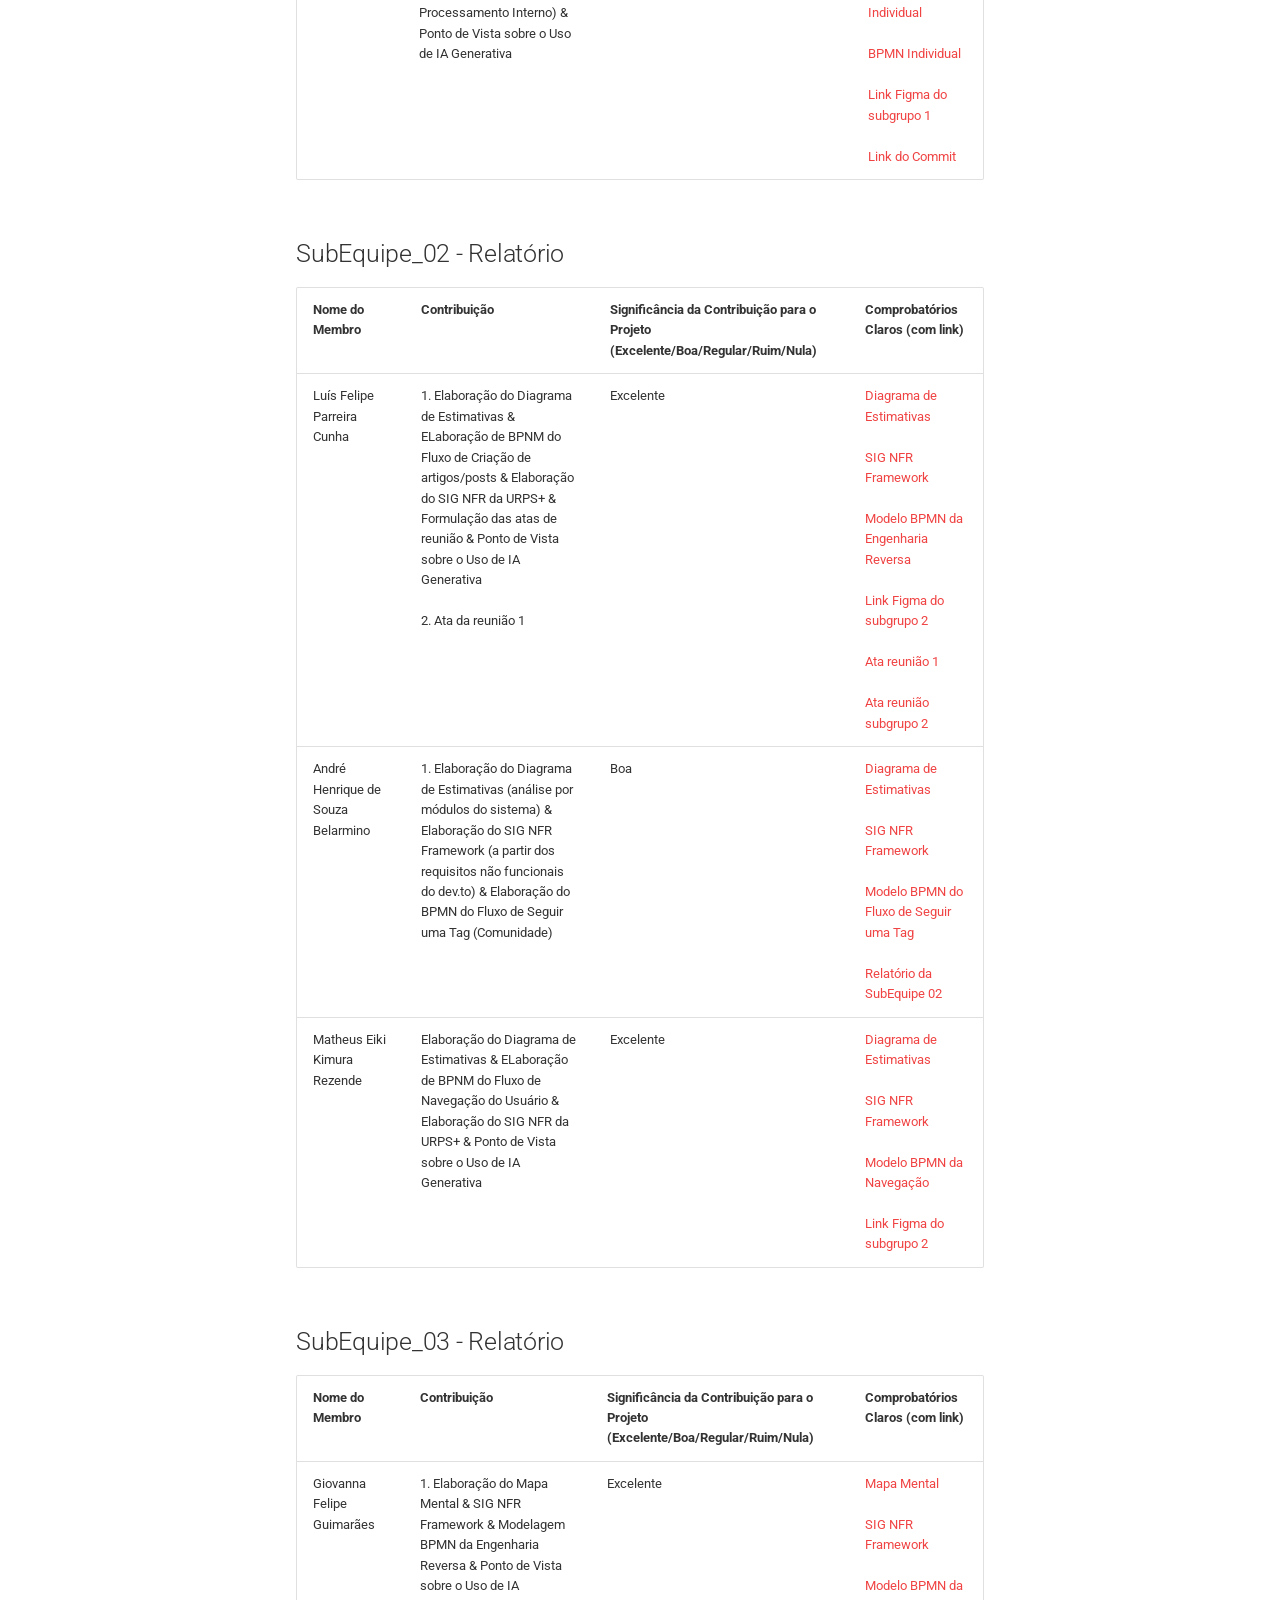
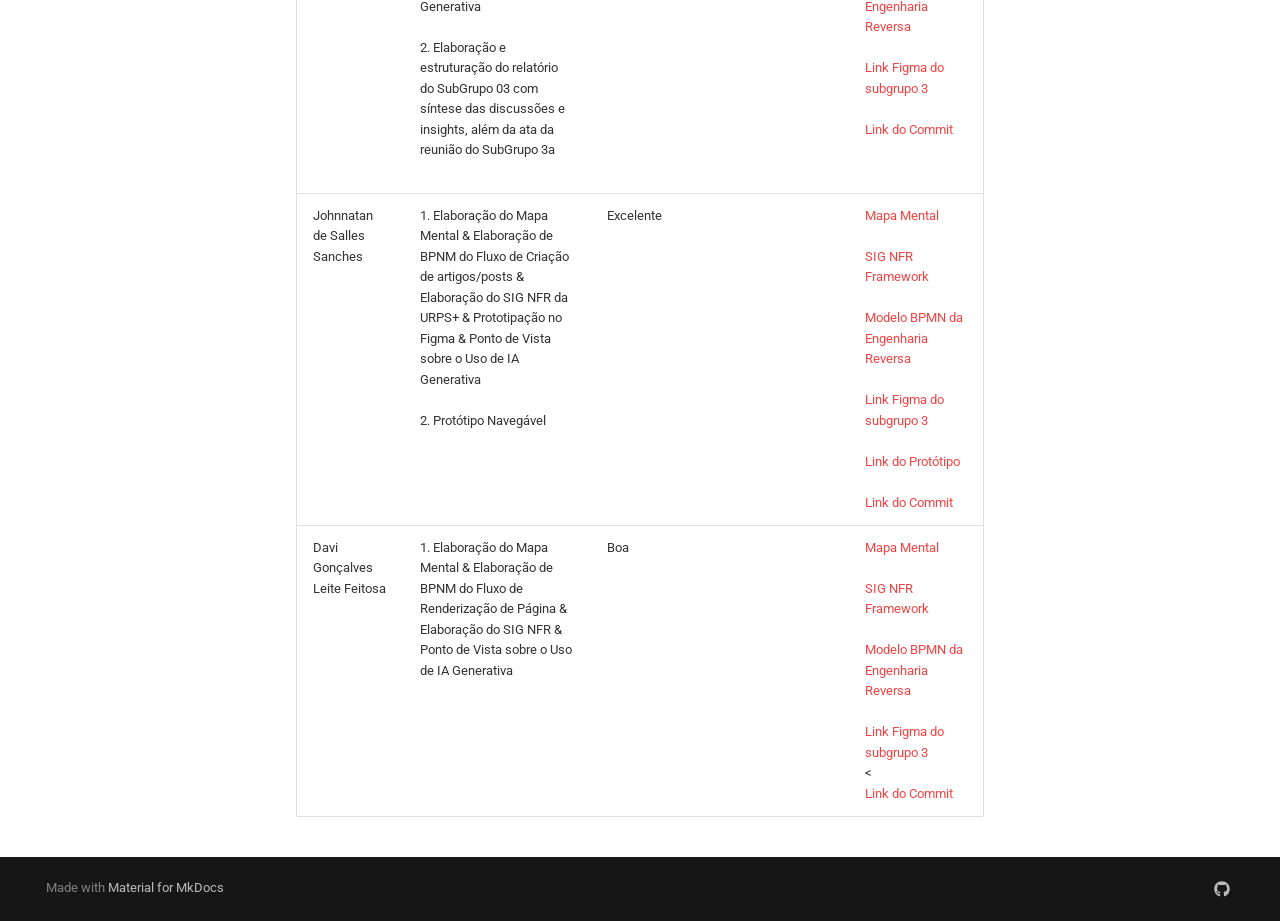
<file: Base/1.2.ParticipacoesBase/index.html>
<!doctype html>
<html lang="en" class="no-js">
  <head>
    
      <meta charset="utf-8">
      <meta name="viewport" content="width=device-width,initial-scale=1">
      
      
      
        <link rel="canonical" href="https://github.com/UnBArqDsw2026-2-Turma01/2026.2-T01-_G3_ProjetoPortalNoticias_Entrega_01/Base/1.2.ParticipacoesBase/">
      
      
        <link rel="prev" href="../Relat%C3%B3rios/1.1.3.SubEquipe_03/">
      
      
        <link rel="next" href="../1.3.IniciativasExtras/">
      
      
        
      
      
      <link rel="icon" href="../../assets/images/favicon.png">
      <meta name="generator" content="mkdocs-1.6.1, mkdocs-material-9.7.7">
    
    
      
        <title>1.2. Participações - Base - Portal de Notícias - Grupo 3</title>
      
    
    
      <link rel="stylesheet" href="../../assets/stylesheets/main.ec1eaa64.min.css">
      
        
        <link rel="stylesheet" href="../../assets/stylesheets/palette.ab4e12ef.min.css">
      
      


    
    
      
    
    
      
        
        
        <link rel="preconnect" href="https://fonts.gstatic.com" crossorigin>
        <link rel="stylesheet" href="https://fonts.googleapis.com/css?family=Roboto:300,300i,400,400i,700,700i%7CRoboto+Mono:400,400i,700,700i&display=fallback">
        <style>:root{--md-text-font:"Roboto";--md-code-font:"Roboto Mono"}</style>
      
    
    
      <link rel="stylesheet" href="../../stylesheets/custom.css">
    
    <script>__md_scope=new URL("../..",location),__md_hash=e=>[...e].reduce(((e,_)=>(e<<5)-e+_.charCodeAt(0)),0),__md_get=(e,_=localStorage,t=__md_scope)=>JSON.parse(_.getItem(t.pathname+"."+e)),__md_set=(e,_,t=localStorage,a=__md_scope)=>{try{t.setItem(a.pathname+"."+e,JSON.stringify(_))}catch(e){}}</script>
    
      

    
    
  </head>
  
  
    
    
      
    
    
    
    
    <body dir="ltr" data-md-color-scheme="default" data-md-color-primary="indigo" data-md-color-accent="indigo">
  
    
    <input class="md-toggle" data-md-toggle="drawer" type="checkbox" id="__drawer" autocomplete="off">
    <input class="md-toggle" data-md-toggle="search" type="checkbox" id="__search" autocomplete="off">
    <label class="md-overlay" for="__drawer"></label>
    <div data-md-component="skip">
      
        
        <a href="#12-participacoes-base" class="md-skip">
          Skip to content
        </a>
      
    </div>
    <div data-md-component="announce">
      
    </div>
    
    
      

<header class="md-header" data-md-component="header">
  <nav class="md-header__inner md-grid" aria-label="Header">
    <a href="../.." title="Portal de Notícias - Grupo 3" class="md-header__button md-logo" aria-label="Portal de Notícias - Grupo 3" data-md-component="logo">
      
  <img src="../../assets/SapoBurburinho.svg" alt="logo">

    </a>
    <label class="md-header__button md-icon" for="__drawer">
      
      <svg xmlns="http://www.w3.org/2000/svg" viewBox="0 0 24 24"><path d="M3 6h18v2H3zm0 5h18v2H3zm0 5h18v2H3z"/></svg>
    </label>
    <div class="md-header__title" data-md-component="header-title">
      <div class="md-header__ellipsis">
        <div class="md-header__topic">
          <span class="md-ellipsis">
            Portal de Notícias - Grupo 3
          </span>
        </div>
        <div class="md-header__topic" data-md-component="header-topic">
          <span class="md-ellipsis">
            
              1.2. Participações - Base
            
          </span>
        </div>
      </div>
    </div>
    
      
        <form class="md-header__option" data-md-component="palette">
  
    
    
    
    <input class="md-option" data-md-color-media="(prefers-color-scheme)" data-md-color-scheme="default" data-md-color-primary="indigo" data-md-color-accent="indigo"  aria-label="Switch to light mode"  type="radio" name="__palette" id="__palette_0">
    
      <label class="md-header__button md-icon" title="Switch to light mode" for="__palette_1" hidden>
        <svg xmlns="http://www.w3.org/2000/svg" viewBox="0 0 24 24"><path d="m14.3 16-.7-2h-3.2l-.7 2H7.8L11 7h2l3.2 9zM20 8.69V4h-4.69L12 .69 8.69 4H4v4.69L.69 12 4 15.31V20h4.69L12 23.31 15.31 20H20v-4.69L23.31 12zm-9.15 3.96h2.3L12 9z"/></svg>
      </label>
    
  
    
    
    
    <input class="md-option" data-md-color-media="(prefers-color-scheme: light)" data-md-color-scheme="default" data-md-color-primary="custom" data-md-color-accent="custom"  aria-label="Switch to dark mode"  type="radio" name="__palette" id="__palette_1">
    
      <label class="md-header__button md-icon" title="Switch to dark mode" for="__palette_2" hidden>
        <svg xmlns="http://www.w3.org/2000/svg" viewBox="0 0 24 24"><path d="M12 8a4 4 0 0 0-4 4 4 4 0 0 0 4 4 4 4 0 0 0 4-4 4 4 0 0 0-4-4m0 10a6 6 0 0 1-6-6 6 6 0 0 1 6-6 6 6 0 0 1 6 6 6 6 0 0 1-6 6m8-9.31V4h-4.69L12 .69 8.69 4H4v4.69L.69 12 4 15.31V20h4.69L12 23.31 15.31 20H20v-4.69L23.31 12z"/></svg>
      </label>
    
  
    
    
    
    <input class="md-option" data-md-color-media="(prefers-color-scheme: dark)" data-md-color-scheme="slate" data-md-color-primary="custom" data-md-color-accent="custom"  aria-label="Switch to system preference"  type="radio" name="__palette" id="__palette_2">
    
      <label class="md-header__button md-icon" title="Switch to system preference" for="__palette_0" hidden>
        <svg xmlns="http://www.w3.org/2000/svg" viewBox="0 0 24 24"><path d="M12 18c-.89 0-1.74-.2-2.5-.55C11.56 16.5 13 14.42 13 12s-1.44-4.5-3.5-5.45C10.26 6.2 11.11 6 12 6a6 6 0 0 1 6 6 6 6 0 0 1-6 6m8-9.31V4h-4.69L12 .69 8.69 4H4v4.69L.69 12 4 15.31V20h4.69L12 23.31 15.31 20H20v-4.69L23.31 12z"/></svg>
      </label>
    
  
</form>
      
    
    
      <script>var palette=__md_get("__palette");if(palette&&palette.color){if("(prefers-color-scheme)"===palette.color.media){var media=matchMedia("(prefers-color-scheme: light)"),input=document.querySelector(media.matches?"[data-md-color-media='(prefers-color-scheme: light)']":"[data-md-color-media='(prefers-color-scheme: dark)']");palette.color.media=input.getAttribute("data-md-color-media"),palette.color.scheme=input.getAttribute("data-md-color-scheme"),palette.color.primary=input.getAttribute("data-md-color-primary"),palette.color.accent=input.getAttribute("data-md-color-accent")}for(var[key,value]of Object.entries(palette.color))document.body.setAttribute("data-md-color-"+key,value)}</script>
    
    
    
      
      
        <label class="md-header__button md-icon" for="__search">
          
          <svg xmlns="http://www.w3.org/2000/svg" viewBox="0 0 24 24"><path d="M9.5 3A6.5 6.5 0 0 1 16 9.5c0 1.61-.59 3.09-1.56 4.23l.27.27h.79l5 5-1.5 1.5-5-5v-.79l-.27-.27A6.52 6.52 0 0 1 9.5 16 6.5 6.5 0 0 1 3 9.5 6.5 6.5 0 0 1 9.5 3m0 2C7 5 5 7 5 9.5S7 14 9.5 14 14 12 14 9.5 12 5 9.5 5"/></svg>
        </label>
        <div class="md-search" data-md-component="search" role="dialog">
  <label class="md-search__overlay" for="__search"></label>
  <div class="md-search__inner" role="search">
    <form class="md-search__form" name="search">
      <input type="text" class="md-search__input" name="query" aria-label="Search" placeholder="Search" autocapitalize="off" autocorrect="off" autocomplete="off" spellcheck="false" data-md-component="search-query" required>
      <label class="md-search__icon md-icon" for="__search">
        
        <svg xmlns="http://www.w3.org/2000/svg" viewBox="0 0 24 24"><path d="M9.5 3A6.5 6.5 0 0 1 16 9.5c0 1.61-.59 3.09-1.56 4.23l.27.27h.79l5 5-1.5 1.5-5-5v-.79l-.27-.27A6.52 6.52 0 0 1 9.5 16 6.5 6.5 0 0 1 3 9.5 6.5 6.5 0 0 1 9.5 3m0 2C7 5 5 7 5 9.5S7 14 9.5 14 14 12 14 9.5 12 5 9.5 5"/></svg>
        
        <svg xmlns="http://www.w3.org/2000/svg" viewBox="0 0 24 24"><path d="M20 11v2H8l5.5 5.5-1.42 1.42L4.16 12l7.92-7.92L13.5 5.5 8 11z"/></svg>
      </label>
      <nav class="md-search__options" aria-label="Search">
        
        <button type="reset" class="md-search__icon md-icon" title="Clear" aria-label="Clear" tabindex="-1">
          
          <svg xmlns="http://www.w3.org/2000/svg" viewBox="0 0 24 24"><path d="M19 6.41 17.59 5 12 10.59 6.41 5 5 6.41 10.59 12 5 17.59 6.41 19 12 13.41 17.59 19 19 17.59 13.41 12z"/></svg>
        </button>
      </nav>
      
    </form>
    <div class="md-search__output">
      <div class="md-search__scrollwrap" tabindex="0" data-md-scrollfix>
        <div class="md-search-result" data-md-component="search-result">
          <div class="md-search-result__meta">
            Initializing search
          </div>
          <ol class="md-search-result__list" role="presentation"></ol>
        </div>
      </div>
    </div>
  </div>
</div>
      
    
    
      <div class="md-header__source">
        <a href="https://github.com/UnBArqDsw2026-2-Turma01/2026.2-T01-_G3_ProjetoPortalNoticias_Entrega_01" title="Go to repository" class="md-source" data-md-component="source">
  <div class="md-source__icon md-icon">
    
    <svg xmlns="http://www.w3.org/2000/svg" viewBox="0 0 448 512"><!--! Font Awesome Free 7.1.0 by @fontawesome - https://fontawesome.com License - https://fontawesome.com/license/free (Icons: CC BY 4.0, Fonts: SIL OFL 1.1, Code: MIT License) Copyright 2025 Fonticons, Inc.--><path d="M439.6 236.1 244 40.5c-5.4-5.5-12.8-8.5-20.4-8.5s-15 3-20.4 8.4L162.5 81l51.5 51.5c27.1-9.1 52.7 16.8 43.4 43.7l49.7 49.7c34.2-11.8 61.2 31 35.5 56.7-26.5 26.5-70.2-2.9-56-37.3L240.3 199v121.9c25.3 12.5 22.3 41.8 9.1 55-6.4 6.4-15.2 10.1-24.3 10.1s-17.8-3.6-24.3-10.1c-17.6-17.6-11.1-46.9 11.2-56v-123c-20.8-8.5-24.6-30.7-18.6-45L142.6 101 8.5 235.1C3 240.6 0 247.9 0 255.5s3 15 8.5 20.4l195.6 195.7c5.4 5.4 12.7 8.4 20.4 8.4s15-3 20.4-8.4l194.7-194.7c5.4-5.4 8.4-12.8 8.4-20.4s-3-15-8.4-20.4"/></svg>
  </div>
  <div class="md-source__repository">
    GitHub
  </div>
</a>
      </div>
    
  </nav>
  
</header>
    
    <div class="md-container" data-md-component="container">
      
      
        
          
            
<nav class="md-tabs" aria-label="Tabs" data-md-component="tabs">
  <div class="md-grid">
    <ul class="md-tabs__list">
      
        
  
  
  
  
    <li class="md-tabs__item">
      <a href="../.." class="md-tabs__link">
        
  
  
    
  
  Apresentação

      </a>
    </li>
  

      
        
  
  
  
  
    
    
      <li class="md-tabs__item">
        <a href="../../Projeto/Atas_1/" class="md-tabs__link">
          
  
  
  Atas de Reuniões

        </a>
      </li>
    
  

      
        
  
  
  
    
  
  
    
    
      <li class="md-tabs__item md-tabs__item--active">
        <a href="../1.Base/" class="md-tabs__link">
          
  
  
  1. Desenho de Software (Base)

        </a>
      </li>
    
  

      
    </ul>
  </div>
</nav>
          
        
      
      <main class="md-main" data-md-component="main">
        <div class="md-main__inner md-grid">
          
            
              
              <div class="md-sidebar md-sidebar--primary" data-md-component="sidebar" data-md-type="navigation" >
                <div class="md-sidebar__scrollwrap">
                  <div class="md-sidebar__inner">
                    


  


<nav class="md-nav md-nav--primary md-nav--lifted" aria-label="Navigation" data-md-level="0">
  <label class="md-nav__title" for="__drawer">
    <a href="../.." title="Portal de Notícias - Grupo 3" class="md-nav__button md-logo" aria-label="Portal de Notícias - Grupo 3" data-md-component="logo">
      
  <img src="../../assets/SapoBurburinho.svg" alt="logo">

    </a>
    Portal de Notícias - Grupo 3
  </label>
  
    <div class="md-nav__source">
      <a href="https://github.com/UnBArqDsw2026-2-Turma01/2026.2-T01-_G3_ProjetoPortalNoticias_Entrega_01" title="Go to repository" class="md-source" data-md-component="source">
  <div class="md-source__icon md-icon">
    
    <svg xmlns="http://www.w3.org/2000/svg" viewBox="0 0 448 512"><!--! Font Awesome Free 7.1.0 by @fontawesome - https://fontawesome.com License - https://fontawesome.com/license/free (Icons: CC BY 4.0, Fonts: SIL OFL 1.1, Code: MIT License) Copyright 2025 Fonticons, Inc.--><path d="M439.6 236.1 244 40.5c-5.4-5.5-12.8-8.5-20.4-8.5s-15 3-20.4 8.4L162.5 81l51.5 51.5c27.1-9.1 52.7 16.8 43.4 43.7l49.7 49.7c34.2-11.8 61.2 31 35.5 56.7-26.5 26.5-70.2-2.9-56-37.3L240.3 199v121.9c25.3 12.5 22.3 41.8 9.1 55-6.4 6.4-15.2 10.1-24.3 10.1s-17.8-3.6-24.3-10.1c-17.6-17.6-11.1-46.9 11.2-56v-123c-20.8-8.5-24.6-30.7-18.6-45L142.6 101 8.5 235.1C3 240.6 0 247.9 0 255.5s3 15 8.5 20.4l195.6 195.7c5.4 5.4 12.7 8.4 20.4 8.4s15-3 20.4-8.4l194.7-194.7c5.4-5.4 8.4-12.8 8.4-20.4s-3-15-8.4-20.4"/></svg>
  </div>
  <div class="md-source__repository">
    GitHub
  </div>
</a>
    </div>
  
  <ul class="md-nav__list" data-md-scrollfix>
    
      
      
  
  
  
  
    <li class="md-nav__item">
      <a href="../.." class="md-nav__link">
        
  
  
  <span class="md-ellipsis">
    
  
    Apresentação
  

    
  </span>
  
  

      </a>
    </li>
  

    
      
      
  
  
  
  
    
    
    
    
      
      
    
    
    <li class="md-nav__item md-nav__item--nested">
      
        
        
        <input class="md-nav__toggle md-toggle " type="checkbox" id="__nav_2" >
        
          
          <label class="md-nav__link" for="__nav_2" id="__nav_2_label" tabindex="0">
            
  
  
  <span class="md-ellipsis">
    
  
    Atas de Reuniões
  

    
  </span>
  
  

            <span class="md-nav__icon md-icon"></span>
          </label>
        
        <nav class="md-nav" data-md-level="1" aria-labelledby="__nav_2_label" aria-expanded="false">
          <label class="md-nav__title" for="__nav_2">
            <span class="md-nav__icon md-icon"></span>
            
  
    Atas de Reuniões
  

          </label>
          <ul class="md-nav__list" data-md-scrollfix>
            
              
                
  
  
  
  
    <li class="md-nav__item">
      <a href="../../Projeto/Atas_1/" class="md-nav__link">
        
  
  
  <span class="md-ellipsis">
    
  
    Ata reunião 1
  

    
  </span>
  
  

      </a>
    </li>
  

              
            
              
                
  
  
  
  
    <li class="md-nav__item">
      <a href="../../Projeto/Atas_subgrupo_1/" class="md-nav__link">
        
  
  
  <span class="md-ellipsis">
    
  
    Ata subgrupo 1
  

    
  </span>
  
  

      </a>
    </li>
  

              
            
              
                
  
  
  
  
    <li class="md-nav__item">
      <a href="../../Projeto/Atas_subgrupo_2/" class="md-nav__link">
        
  
  
  <span class="md-ellipsis">
    
  
    Ata subgrupo 2
  

    
  </span>
  
  

      </a>
    </li>
  

              
            
              
                
  
  
  
  
    <li class="md-nav__item">
      <a href="../../Projeto/Atas_subgrupo_3/" class="md-nav__link">
        
  
  
  <span class="md-ellipsis">
    
  
    Ata Subgrupo 3
  

    
  </span>
  
  

      </a>
    </li>
  

              
            
              
                
  
  
  
  
    <li class="md-nav__item">
      <a href="../../Projeto/Atas_2/" class="md-nav__link">
        
  
  
  <span class="md-ellipsis">
    
  
    Ata reunião 2
  

    
  </span>
  
  

      </a>
    </li>
  

              
            
          </ul>
        </nav>
      
    </li>
  

    
      
      
  
  
    
  
  
  
    
    
    
    
      
        
        
      
      
    
    
    <li class="md-nav__item md-nav__item--active md-nav__item--section md-nav__item--nested">
      
        
        
        <input class="md-nav__toggle md-toggle " type="checkbox" id="__nav_3" checked>
        
          
          <label class="md-nav__link" for="__nav_3" id="__nav_3_label" tabindex="">
            
  
  
  <span class="md-ellipsis">
    
  
    1. Desenho de Software (Base)
  

    
  </span>
  
  

            <span class="md-nav__icon md-icon"></span>
          </label>
        
        <nav class="md-nav" data-md-level="1" aria-labelledby="__nav_3_label" aria-expanded="true">
          <label class="md-nav__title" for="__nav_3">
            <span class="md-nav__icon md-icon"></span>
            
  
    1. Desenho de Software (Base)
  

          </label>
          <ul class="md-nav__list" data-md-scrollfix>
            
              
                
  
  
  
  
    <li class="md-nav__item">
      <a href="../1.Base/" class="md-nav__link">
        
  
  
  <span class="md-ellipsis">
    
  
    1. Base
  

    
  </span>
  
  

      </a>
    </li>
  

              
            
              
                
  
  
  
  
    
    
    
    
      
      
    
    
    <li class="md-nav__item md-nav__item--nested">
      
        
        
        <input class="md-nav__toggle md-toggle " type="checkbox" id="__nav_3_2" >
        
          
          <label class="md-nav__link" for="__nav_3_2" id="__nav_3_2_label" tabindex="0">
            
  
  
  <span class="md-ellipsis">
    
  
    Relatórios
  

    
  </span>
  
  

            <span class="md-nav__icon md-icon"></span>
          </label>
        
        <nav class="md-nav" data-md-level="2" aria-labelledby="__nav_3_2_label" aria-expanded="false">
          <label class="md-nav__title" for="__nav_3_2">
            <span class="md-nav__icon md-icon"></span>
            
  
    Relatórios
  

          </label>
          <ul class="md-nav__list" data-md-scrollfix>
            
              
                
  
  
  
  
    <li class="md-nav__item">
      <a href="../Relat%C3%B3rios/1.1.1.SubEquipe_01/" class="md-nav__link">
        
  
  
  <span class="md-ellipsis">
    
  
    1.1.1. SubEquipe 01
  

    
  </span>
  
  

      </a>
    </li>
  

              
            
              
                
  
  
  
  
    <li class="md-nav__item">
      <a href="../Relat%C3%B3rios/1.1.2.SubEquipe_02/" class="md-nav__link">
        
  
  
  <span class="md-ellipsis">
    
  
    1.1.2. SubEquipe 02
  

    
  </span>
  
  

      </a>
    </li>
  

              
            
              
                
  
  
  
  
    <li class="md-nav__item">
      <a href="../Relat%C3%B3rios/1.1.3.SubEquipe_03/" class="md-nav__link">
        
  
  
  <span class="md-ellipsis">
    
  
    1.1.3. SubEquipe 03
  

    
  </span>
  
  

      </a>
    </li>
  

              
            
          </ul>
        </nav>
      
    </li>
  

              
            
              
                
  
  
    
  
  
  
    <li class="md-nav__item md-nav__item--active">
      
      <input class="md-nav__toggle md-toggle" type="checkbox" id="__toc">
      
      
        
      
      
        <label class="md-nav__link md-nav__link--active" for="__toc">
          
  
  
  <span class="md-ellipsis">
    
  
    1.2. Participações - Base
  

    
  </span>
  
  

          <span class="md-nav__icon md-icon"></span>
        </label>
      
      <a href="./" class="md-nav__link md-nav__link--active">
        
  
  
  <span class="md-ellipsis">
    
  
    1.2. Participações - Base
  

    
  </span>
  
  

      </a>
      
        

<nav class="md-nav md-nav--secondary" aria-label="Table of contents">
  
  
  
    
  
  
    <label class="md-nav__title" for="__toc">
      <span class="md-nav__icon md-icon"></span>
      Table of contents
    </label>
    <ul class="md-nav__list" data-md-component="toc" data-md-scrollfix>
      
        <li class="md-nav__item">
  <a href="#subequipe_01-relatorio" class="md-nav__link">
    <span class="md-ellipsis">
      
        SubEquipe_01 - Relatório
      
    </span>
  </a>
  
</li>
      
        <li class="md-nav__item">
  <a href="#subequipe_02-relatorio" class="md-nav__link">
    <span class="md-ellipsis">
      
        SubEquipe_02 - Relatório
      
    </span>
  </a>
  
</li>
      
        <li class="md-nav__item">
  <a href="#subequipe_03-relatorio" class="md-nav__link">
    <span class="md-ellipsis">
      
        SubEquipe_03 - Relatório
      
    </span>
  </a>
  
</li>
      
    </ul>
  
</nav>
      
    </li>
  

              
            
              
                
  
  
  
  
    <li class="md-nav__item">
      <a href="../1.3.IniciativasExtras/" class="md-nav__link">
        
  
  
  <span class="md-ellipsis">
    
  
    1.3. Iniciativas Extras - Base
  

    
  </span>
  
  

      </a>
    </li>
  

              
            
          </ul>
        </nav>
      
    </li>
  

    
  </ul>
</nav>
                  </div>
                </div>
              </div>
            
            
              
              <div class="md-sidebar md-sidebar--secondary" data-md-component="sidebar" data-md-type="toc" >
                <div class="md-sidebar__scrollwrap">
                  <div class="md-sidebar__inner">
                    

<nav class="md-nav md-nav--secondary" aria-label="Table of contents">
  
  
  
    
  
  
    <label class="md-nav__title" for="__toc">
      <span class="md-nav__icon md-icon"></span>
      Table of contents
    </label>
    <ul class="md-nav__list" data-md-component="toc" data-md-scrollfix>
      
        <li class="md-nav__item">
  <a href="#subequipe_01-relatorio" class="md-nav__link">
    <span class="md-ellipsis">
      
        SubEquipe_01 - Relatório
      
    </span>
  </a>
  
</li>
      
        <li class="md-nav__item">
  <a href="#subequipe_02-relatorio" class="md-nav__link">
    <span class="md-ellipsis">
      
        SubEquipe_02 - Relatório
      
    </span>
  </a>
  
</li>
      
        <li class="md-nav__item">
  <a href="#subequipe_03-relatorio" class="md-nav__link">
    <span class="md-ellipsis">
      
        SubEquipe_03 - Relatório
      
    </span>
  </a>
  
</li>
      
    </ul>
  
</nav>
                  </div>
                </div>
              </div>
            
          
          
            <div class="md-content" data-md-component="content">
              
              <article class="md-content__inner md-typeset">
                
                  


  
  


<h1 id="12-participacoes-base">1.2. Participações (Base)</h1>
<p>Breve relato sobre as participações/contribuições de cada membro à entrega. </p>
<h2 id="subequipe_01-relatorio">SubEquipe_01 - Relatório</h2>
<table>
<thead>
<tr>
<th>Nome do Membro</th>
<th>Contribuição</th>
<th>Significância da Contribuição para o Projeto (Excelente/Boa/Regular/Ruim/Nula)</th>
<th>Comprobatórios Claros (com link)</th>
</tr>
</thead>
<tbody>
<tr>
<td>João Pedro Lopes da Cruz</td>
<td>1. Elaboração do Artefato Rich Picture (individual) &amp; SIG NFR Framework (Individual e Geral) &amp; Modelagem BPMN da Engenharia Reversa (Fluxo de Processamento Interno) &amp; Ponto de Vista sobre o Uso de IA Generativa<br><br>2. Elaboração e estruturação do relatório da SubEquipe 01 com síntese de discussões e insights, além da ata da reunião</td>
<td>Excelente</td>
<td><a href="../../assets/subGrupo1/richPitcureJoao.png">Rich Picture Individual</a><br><br><a href="../../assets/subGrupo1/signfrJoao.png">SIG NFR Individual</a><br><br><a href="../../assets/subGrupo1/signfrGeral.png">SIG NFR Geral</a><br><br><a href="../../assets/subGrupo1/bpmnJornalista.png">BPMN Processamento Interno</a><br><br><a href="../Relat%C3%B3rios/1.1.1.SubEquipe_01/">Relatório da SubEquipe 01</a><br><br> <a href="https://www.figma.com/folder_invite/redeem/PEMF6HBLAGcv5zF1zHjuSI">Link Figma do subgrupo 1</a><br><br><a href="../../Projeto/Atas_subgrupo_1/">Ata reunião sub grupo 1</a><br><br><a href="https://github.com/UnBArqDsw2026-2-Turma01/2026.2-T01-_G3_ProjetoPortalNoticias_Entrega_01/commit/f0c472dfc83daa8d550bc20b4b02365574cda65f">Link do commit</a></td>
</tr>
<tr>
<td>Giovanna Aguiar de Brito</td>
<td>1. Elaboração do Artefato Rich Picture (individual) &amp; SIG NFR Framework (Individual) &amp; Modelagem BPMN da Engenharia Reversa (Individual - Fluxo de Solicitação) &amp; Ponto de Vista sobre o Uso de IA Generativa<br><br></td>
<td>Excelente</td>
<td><a href="../../assets/subGrupo1/richpictureGiovanna.jpeg">Rich Picture Individual</a><br><br><a href="../../assets/subGrupo1/signfrGiovannaAguiar.png">SIG NFR Individual</a><br><br><a href="../../assets/subGrupo1/bpmnGiovannaAguiar.png">BPMN Individual</a><br><br><a href="https://www.figma.com/folder_invite/redeem/PEMF6HBLAGcv5zF1zHjuSI">Link Figma do subgrupo 1</a><br><br><a href="https://github.com/UnBArqDsw2026-2-Turma01/2026.2-T01-_G3_ProjetoPortalNoticias_Entrega_01/commit/b6194ada5b91f8375023d76add4c8d7640abfbce">Link do Commit</a></td>
</tr>
<tr>
<td>Pedro Henrique Ferreira Xavier</td>
<td>1. Elaboração do Artefato Rich Picture (individual) &amp; SIG NFR Framework (Individual) &amp; Modelagem BPMN da Engenharia Reversa (Individual - Fluxo de Processamento Interno) &amp; Ponto de Vista sobre o Uso de IA Generativa</td>
<td>Excelente</td>
<td><a href="../../assets/subGrupo1/richpicturePedro.png">Rich Picture Individual</a><br><br><a href="../../assets/subGrupo1/signfrPedro.png">SIG NFR Individual</a><br><br><a href="../../assets/subGrupo1/bpmnPedro.png">BPMN Individual</a><br><br><a href="https://www.figma.com/folder_invite/redeem/PEMF6HBLAGcv5zF1zHjuSI">Link Figma do subgrupo 1</a><br><br><a href="https://github.com/UnBArqDsw2026-2-Turma01/2026.2-T01-_G3_ProjetoPortalNoticias_Entrega_01/commit/86b1459c1f6775c1a3e2daaeaf3b86af01a4a97d">Link do Commit</a></td>
</tr>
<tr>
<td>Júlia Gabriella Ferreira Siqueira</td>
<td>1. Elaboração do Artefato Rich Picture (individual e Geral) &amp; SIG NFR Framework (Individual) &amp; Modelagem BPMN da Engenharia Reversa (Individual - Fluxo de Processamento Interno) &amp; Ponto de Vista sobre o Uso de IA Generativa</td>
<td>Excelente</td>
<td><a href="../../assets/subGrupo1/richPictureJulia.jpg">Rich Picture Individual</a><br><br><a href="../../assets/subGrupo1/richPictureGeral.jpg">Rich Picture Geral</a><br><br><a href="../../assets/subGrupo1/signfrJulia.png">SIG NFR Individual</a><br><br><a href="../../assets/subGrupo1/bpmnJulia.png">BPMN Individual</a><br><br><a href="https://www.figma.com/folder_invite/redeem/PEMF6HBLAGcv5zF1zHjuSI">Link Figma do subgrupo 1</a><br><br><a href="https://github.com/UnBArqDsw2026-2-Turma01/2026.2-T01-_G3_ProjetoPortalNoticias_Entrega_01/commit/4c3a6a4091fc9cadbc9d49deb9ebcb7187498d83">Link do Commit</a></td>
</tr>
</tbody>
</table>
<h2 id="subequipe_02-relatorio">SubEquipe_02 - Relatório</h2>
<table>
<thead>
<tr>
<th>Nome do Membro</th>
<th>Contribuição</th>
<th>Significância da Contribuição para o Projeto (Excelente/Boa/Regular/Ruim/Nula)</th>
<th>Comprobatórios Claros (com link)</th>
</tr>
</thead>
<tbody>
<tr>
<td>Luís Felipe Parreira Cunha</td>
<td>1. Elaboração do Diagrama de Estimativas &amp; ELaboração de BPNM do Fluxo de Criação de artigos/posts &amp; Elaboração do SIG NFR da URPS+ &amp; Formulação das atas de reunião &amp; Ponto de Vista sobre o Uso de IA Generativa<br><br>2. Ata da reunião 1</td>
<td>Excelente</td>
<td><a href="../../assets/subGrupo2/Diagrama%20de%20estimativas%20sg2.png">Diagrama de Estimativas</a><br><br><a href="../../assets/subGrupo2/SIG%20NFR%20Framework%20sg2.png">SIG NFR Framework</a><br><br><a href="../../assets/subGrupo2/Engenharia%20reversa%20BPMN%20sg2.png">Modelo BPMN da Engenharia Reversa</a><br><br><a href="https://www.figma.com/folder_invite/redeem/FazB2vqfpR04IAIecOvcBo">Link Figma do subgrupo 2</a><br><br><a href="../../Projeto/Atas_1/">Ata reunião 1</a><br><br><a href="../../Projeto/Atas_subgrupo_2/">Ata reunião subgrupo 2</a></td>
</tr>
<tr>
<td>André Henrique de Souza Belarmino</td>
<td>1. Elaboração do Diagrama de Estimativas (análise por módulos do sistema) &amp; Elaboração do SIG NFR Framework (a partir dos requisitos não funcionais do dev.to) &amp; Elaboração do BPMN do Fluxo de Seguir uma Tag (Comunidade)</td>
<td>Boa</td>
<td><a href="../../assets/subGrupo2/Diagrama%20de%20estimativas%20sg2andre.jpg">Diagrama de Estimativas</a><br><br><a href="../../assets/subGrupo2/SIG%20NFR%20Framework%20sg2andre.jpg">SIG NFR Framework</a><br><br><a href="../../assets/subGrupo2/Engenharia%20reversa%20BPMN%20sg2-andre.png">Modelo BPMN do Fluxo de Seguir uma Tag</a><br><br><a href="../Relat%C3%B3rios/1.1.2.SubEquipe_02/#versionamentos">Relatório da SubEquipe 02</a></td>
</tr>
<tr>
<td>Matheus Eiki Kimura Rezende</td>
<td>Elaboração do Diagrama de Estimativas &amp; ELaboração de BPNM do Fluxo de Navegação do Usuário &amp; Elaboração do SIG NFR da URPS+ &amp; Ponto de Vista sobre o Uso de IA Generativa</td>
<td>Excelente</td>
<td><a href="../../assets/subGrupo2/Estimativa%20-%20Eiki.png">Diagrama de Estimativas</a><br><br><a href="../../assets/subGrupo2/SIG%20NFR%20-%20Eiki.png">SIG NFR Framework</a><br><br><a href="../../assets/subGrupo2/BPNM%20-%20Eiki.png">Modelo BPMN da Navegação</a><br><br><a href="https://www.figma.com/folder_invite/redeem/FazB2vqfpR04IAIecOvcBo">Link Figma do subgrupo 2</a></td>
</tr>
</tbody>
</table>
<h2 id="subequipe_03-relatorio">SubEquipe_03 - Relatório</h2>
<table>
<thead>
<tr>
<th>Nome do Membro</th>
<th>Contribuição</th>
<th>Significância da Contribuição para o Projeto (Excelente/Boa/Regular/Ruim/Nula)</th>
<th>Comprobatórios Claros (com link)</th>
</tr>
</thead>
<tbody>
<tr>
<td>Giovanna Felipe Guimarães</td>
<td>1. Elaboração do Mapa Mental &amp; SIG NFR Framework &amp; Modelagem BPMN da Engenharia Reversa &amp; Ponto de Vista sobre o Uso de IA Generativa<br><br>2. Elaboração e estruturação do relatório do SubGrupo 03 com síntese das discussões e insights, além da ata da reunião do SubGrupo 3a<br><br></td>
<td>Excelente</td>
<td><a href="../../assets/subGrupo3/mapaGi.png">Mapa Mental</a><br><br><a href="../../assets/subGrupo3/sigGi.png">SIG NFR Framework</a><br><br><a href="../../assets/subGrupo3/bpmnGi.png">Modelo BPMN da Engenharia Reversa</a><br><br><a href="https://www.figma.com/folder_invite/redeem/x0lbxu2gZrPNQA6ZPJuovD">Link Figma do subgrupo 3</a><br><br><a href="https://github.com/UnBArqDsw2026-2-Turma01/2026.2-T01-_G3_ProjetoPortalNoticias_Entrega_01/commit/7e905f309f8a274d5962eed6a8976c46c81bf4f9">Link do Commit</a></td>
</tr>
<tr>
<td>Johnnatan de Salles Sanches</td>
<td>1. Elaboração do Mapa Mental &amp; Elaboração de BPNM do Fluxo de Criação de artigos/posts &amp; Elaboração do SIG NFR da URPS+ &amp; Prototipação no Figma &amp; Ponto de Vista sobre o Uso de IA Generativa<br><br>2. Protótipo Navegável</td>
<td>Excelente</td>
<td><a href="../../assets/subGrupo3/mapaJohn.png">Mapa Mental</a><br><br><a href="../../assets/subGrupo3/sigJohn.png">SIG NFR Framework</a><br><br><a href="../../assets/subGrupo3/bpmnJohn.png">Modelo BPMN da Engenharia Reversa</a><br><br><a href="https://www.figma.com/folder_invite/redeem/x0lbxu2gZrPNQA6ZPJuovD">Link Figma do subgrupo 3</a><br><br><a href="https://www.figma.com/design/LnkN55jPy6jk8dsjpmYJSF/Prot%C3%B3tipo?node-id=1-128&amp;t=O8PEXUUSezI0o7JM-1">Link do Protótipo</a><br><br><a href="https://github.com/UnBArqDsw2026-2-Turma01/2026.2-T01-_G3_ProjetoPortalNoticias_Entrega_01/commit/47948f9c4e9aacc803f67ea0c05569aa908d3c4b">Link do Commit</a></td>
</tr>
<tr>
<td>Davi Gonçalves Leite Feitosa</td>
<td>1. Elaboração do Mapa Mental &amp; Elaboração de BPNM do Fluxo de Renderização de Página &amp; Elaboração do SIG NFR &amp; Ponto de Vista sobre o Uso de IA Generativa<br><br></td>
<td>Boa</td>
<td><a href="../../assets/subGrupo3/mapaDavi.png">Mapa Mental</a><br><br><a href="../../assets/subGrupo3/sigDavi.png">SIG NFR Framework</a><br><br><a href="../../assets/subGrupo3/bpmnDavi.png">Modelo BPMN da Engenharia Reversa</a><br><br><a href="https://www.figma.com/folder_invite/redeem/x0lbxu2gZrPNQA6ZPJuovD">Link Figma do subgrupo 3</a><br>&lt;<br><a href="https://github.com/UnBArqDsw2026-2-Turma01/2026.2-T01-_G3_ProjetoPortalNoticias_Entrega_01/commit/fd9537b16def41e1343abfe09d13c164a034d704">Link do Commit</a></td>
</tr>
</tbody>
</table>












                
              </article>
            </div>
          
          
<script>var target=document.getElementById(location.hash.slice(1));target&&target.name&&(target.checked=target.name.startsWith("__tabbed_"))</script>
        </div>
        
          <button type="button" class="md-top md-icon" data-md-component="top" hidden>
  
  <svg xmlns="http://www.w3.org/2000/svg" viewBox="0 0 24 24"><path d="M13 20h-2V8l-5.5 5.5-1.42-1.42L12 4.16l7.92 7.92-1.42 1.42L13 8z"/></svg>
  Back to top
</button>
        
      </main>
      
        <footer class="md-footer">
  
  <div class="md-footer-meta md-typeset">
    <div class="md-footer-meta__inner md-grid">
      <div class="md-copyright">
  
  
    Made with
    <a href="https://squidfunk.github.io/mkdocs-material/" target="_blank" rel="noopener">
      Material for MkDocs
    </a>
  
</div>
      
        
<div class="md-social">
  
    
    
    
    
      
      
    
    <a href="https://github.com/UnBArqDsw2026-2-Turma01/2026.2-T01-_G3_ProjetoPortalNoticias_Entrega_01" target="_blank" rel="noopener" title="github.com" class="md-social__link">
      <svg xmlns="http://www.w3.org/2000/svg" viewBox="0 0 512 512"><!--! Font Awesome Free 7.1.0 by @fontawesome - https://fontawesome.com License - https://fontawesome.com/license/free (Icons: CC BY 4.0, Fonts: SIL OFL 1.1, Code: MIT License) Copyright 2025 Fonticons, Inc.--><path d="M173.9 397.4c0 2-2.3 3.6-5.2 3.6-3.3.3-5.6-1.3-5.6-3.6 0-2 2.3-3.6 5.2-3.6 3-.3 5.6 1.3 5.6 3.6m-31.1-4.5c-.7 2 1.3 4.3 4.3 4.9 2.6 1 5.6 0 6.2-2s-1.3-4.3-4.3-5.2c-2.6-.7-5.5.3-6.2 2.3m44.2-1.7c-2.9.7-4.9 2.6-4.6 4.9.3 2 2.9 3.3 5.9 2.6 2.9-.7 4.9-2.6 4.6-4.6-.3-1.9-3-3.2-5.9-2.9M252.8 8C114.1 8 8 113.3 8 252c0 110.9 69.8 205.8 169.5 239.2 12.8 2.3 17.3-5.6 17.3-12.1 0-6.2-.3-40.4-.3-61.4 0 0-70 15-84.7-29.8 0 0-11.4-29.1-27.8-36.6 0 0-22.9-15.7 1.6-15.4 0 0 24.9 2 38.6 25.8 21.9 38.6 58.6 27.5 72.9 20.9 2.3-16 8.8-27.1 16-33.7-55.9-6.2-112.3-14.3-112.3-110.5 0-27.5 7.6-41.3 23.6-58.9-2.6-6.5-11.1-33.3 2.6-67.9 20.9-6.5 69 27 69 27 20-5.6 41.5-8.5 62.8-8.5s42.8 2.9 62.8 8.5c0 0 48.1-33.6 69-27 13.7 34.7 5.2 61.4 2.6 67.9 16 17.7 25.8 31.5 25.8 58.9 0 96.5-58.9 104.2-114.8 110.5 9.2 7.9 17 22.9 17 46.4 0 33.7-.3 75.4-.3 83.6 0 6.5 4.6 14.4 17.3 12.1C436.2 457.8 504 362.9 504 252 504 113.3 391.5 8 252.8 8M105.2 352.9c-1.3 1-1 3.3.7 5.2 1.6 1.6 3.9 2.3 5.2 1 1.3-1 1-3.3-.7-5.2-1.6-1.6-3.9-2.3-5.2-1m-10.8-8.1c-.7 1.3.3 2.9 2.3 3.9 1.6 1 3.6.7 4.3-.7.7-1.3-.3-2.9-2.3-3.9-2-.6-3.6-.3-4.3.7m32.4 35.6c-1.6 1.3-1 4.3 1.3 6.2 2.3 2.3 5.2 2.6 6.5 1 1.3-1.3.7-4.3-1.3-6.2-2.2-2.3-5.2-2.6-6.5-1m-11.4-14.7c-1.6 1-1.6 3.6 0 5.9s4.3 3.3 5.6 2.3c1.6-1.3 1.6-3.9 0-6.2-1.4-2.3-4-3.3-5.6-2"/></svg>
    </a>
  
</div>
      
    </div>
  </div>
</footer>
      
    </div>
    <div class="md-dialog" data-md-component="dialog">
      <div class="md-dialog__inner md-typeset"></div>
    </div>
    
      <div class="md-progress" data-md-component="progress" role="progressbar"></div>
    
    
    
      
      
      <script id="__config" type="application/json">{"annotate": null, "base": "../..", "features": ["navigation.tabs", "content.code.copy", "navigation.instant", "navigation.instant.progress", "navigation.top"], "search": "../../assets/javascripts/workers/search.2c215733.min.js", "tags": null, "translations": {"clipboard.copied": "Copied to clipboard", "clipboard.copy": "Copy to clipboard", "search.result.more.one": "1 more on this page", "search.result.more.other": "# more on this page", "search.result.none": "No matching documents", "search.result.one": "1 matching document", "search.result.other": "# matching documents", "search.result.placeholder": "Type to start searching", "search.result.term.missing": "Missing", "select.version": "Select version"}, "version": null}</script>
    
    
      <script src="../../assets/javascripts/bundle.d7400e89.min.js"></script>
      
    
  </body>
</html>
</file>
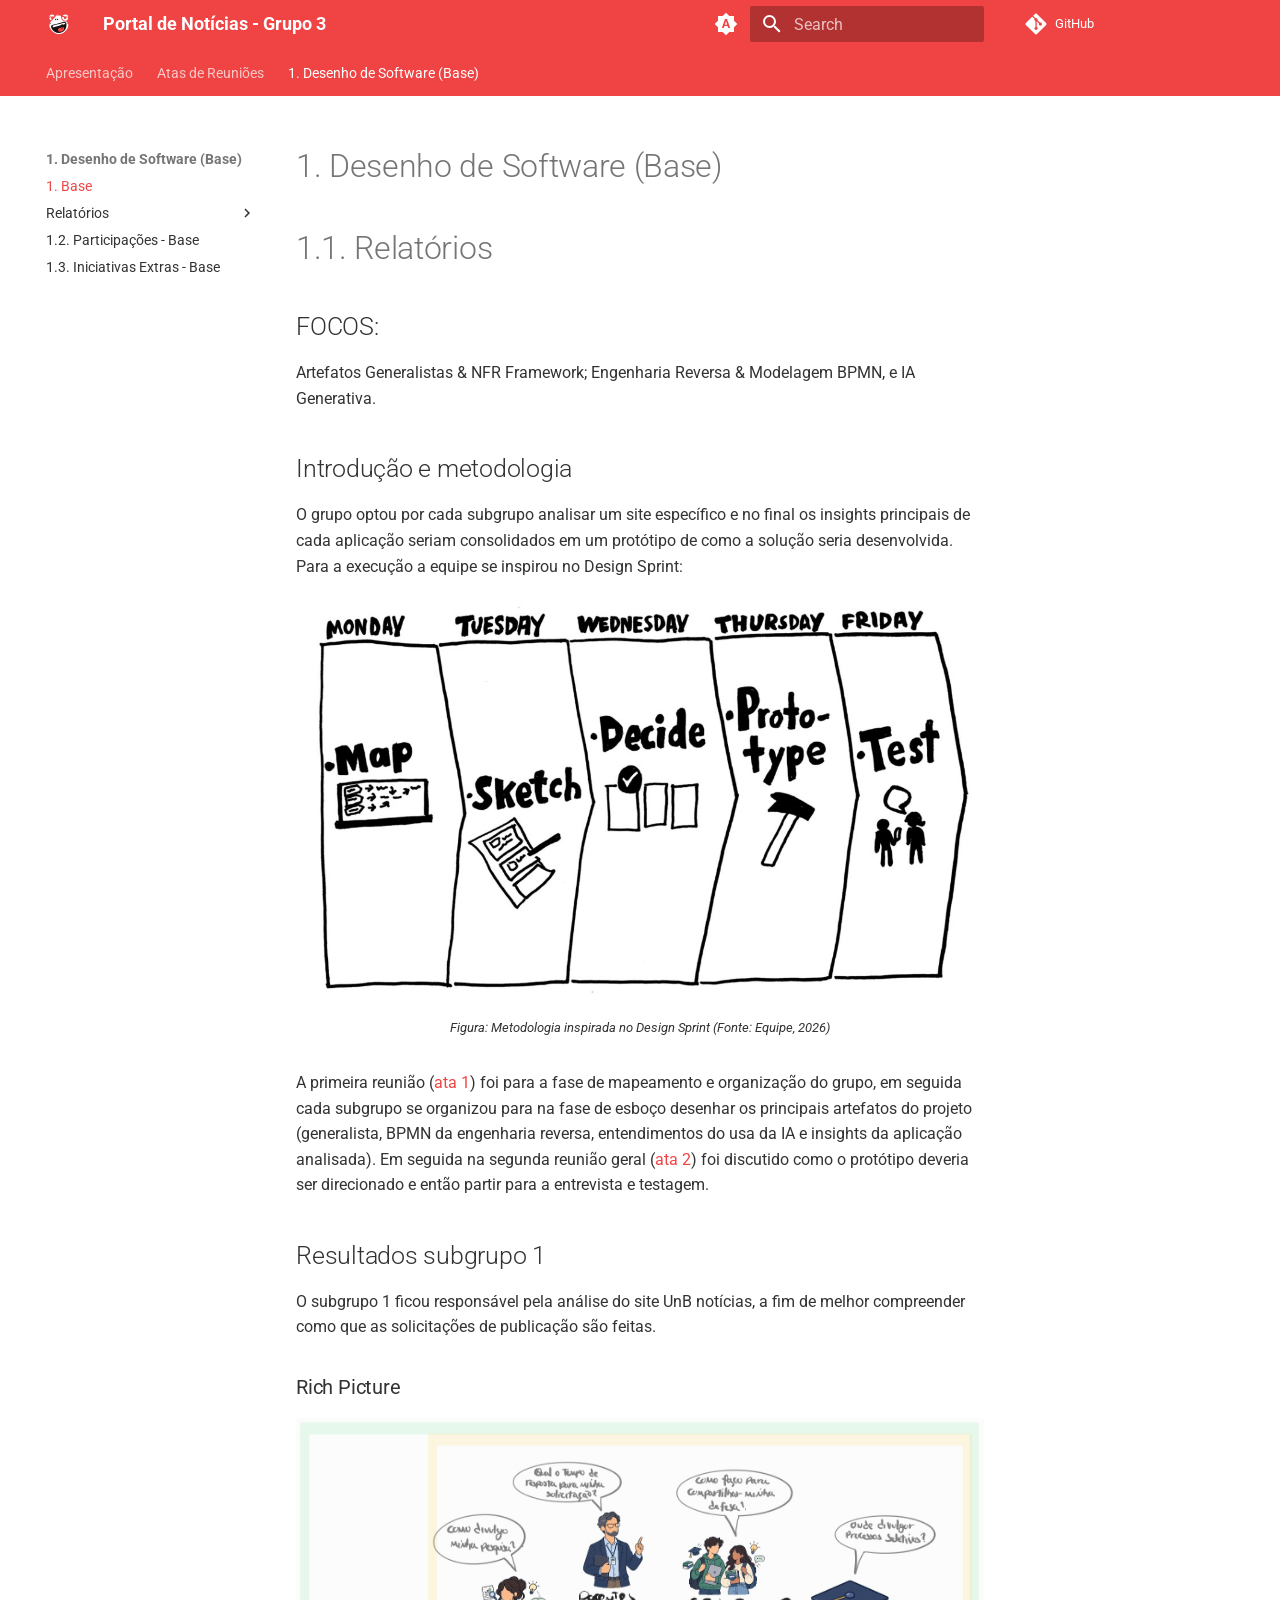
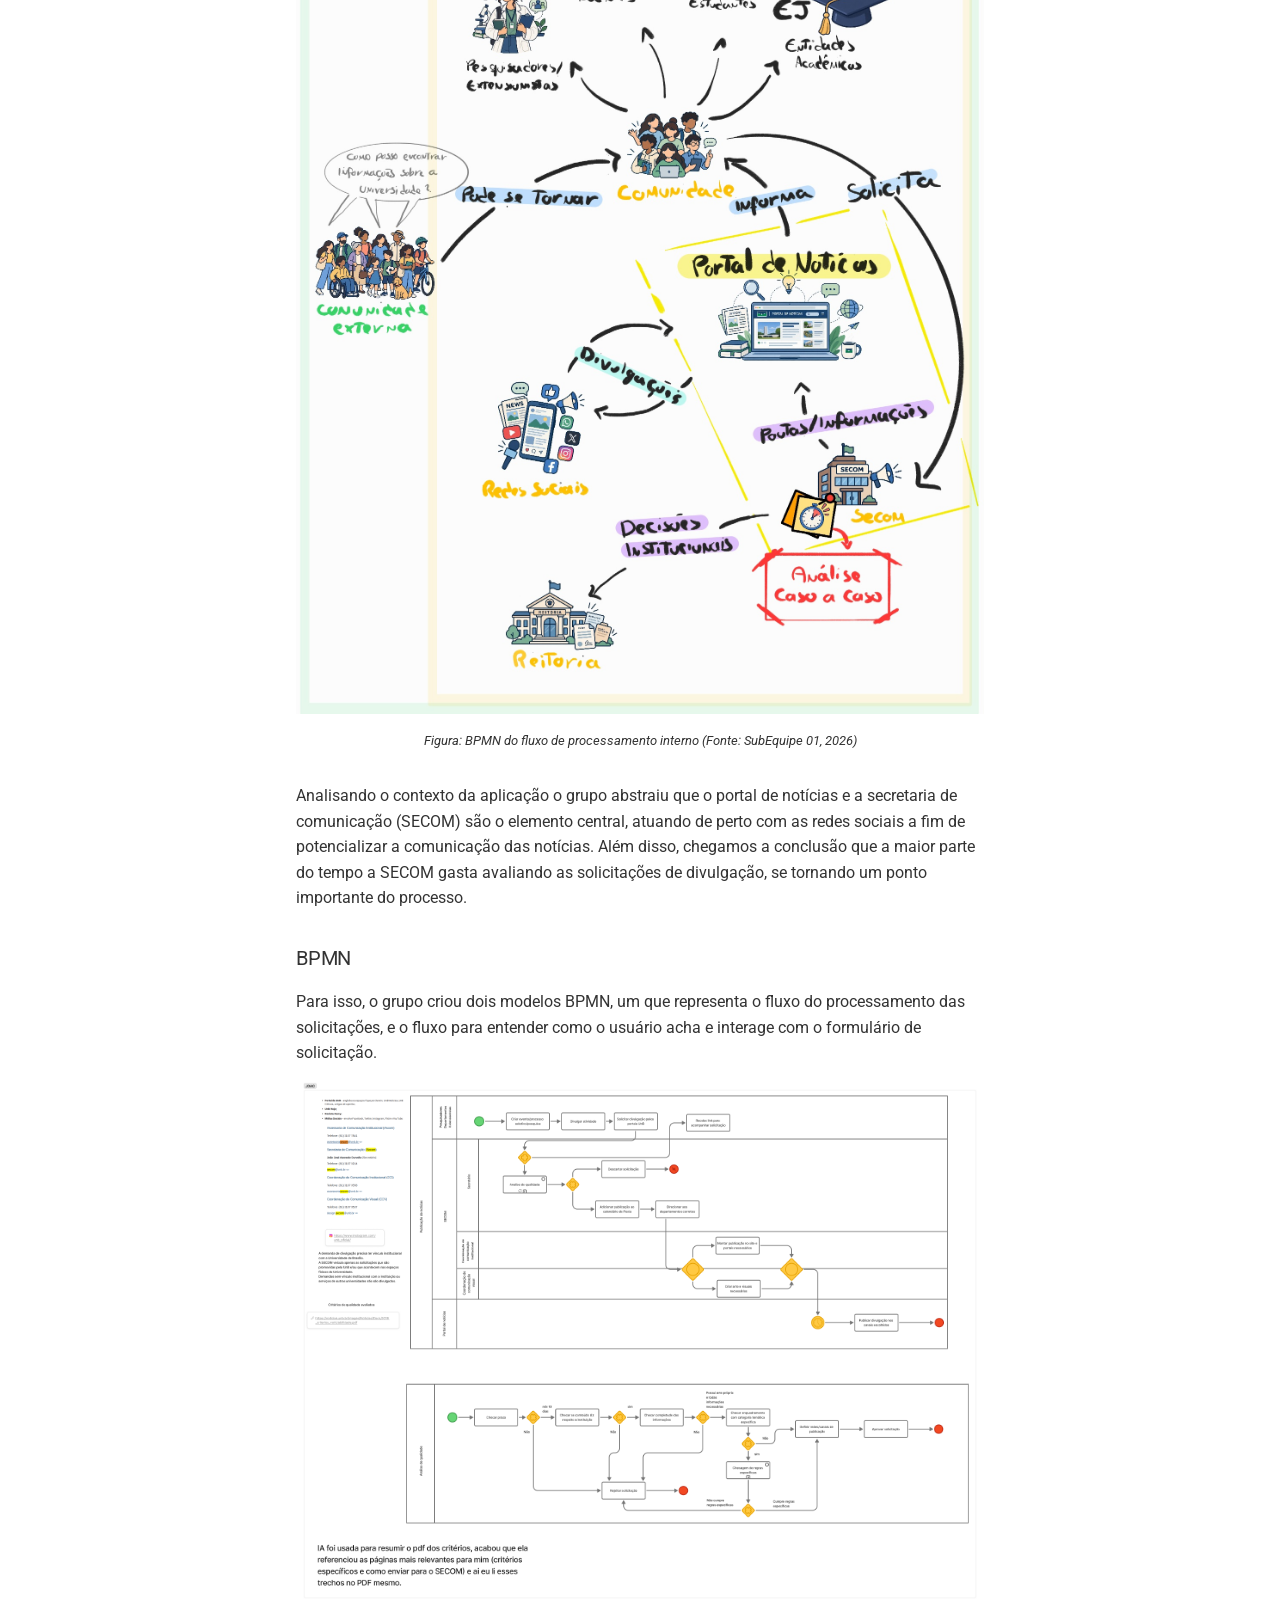
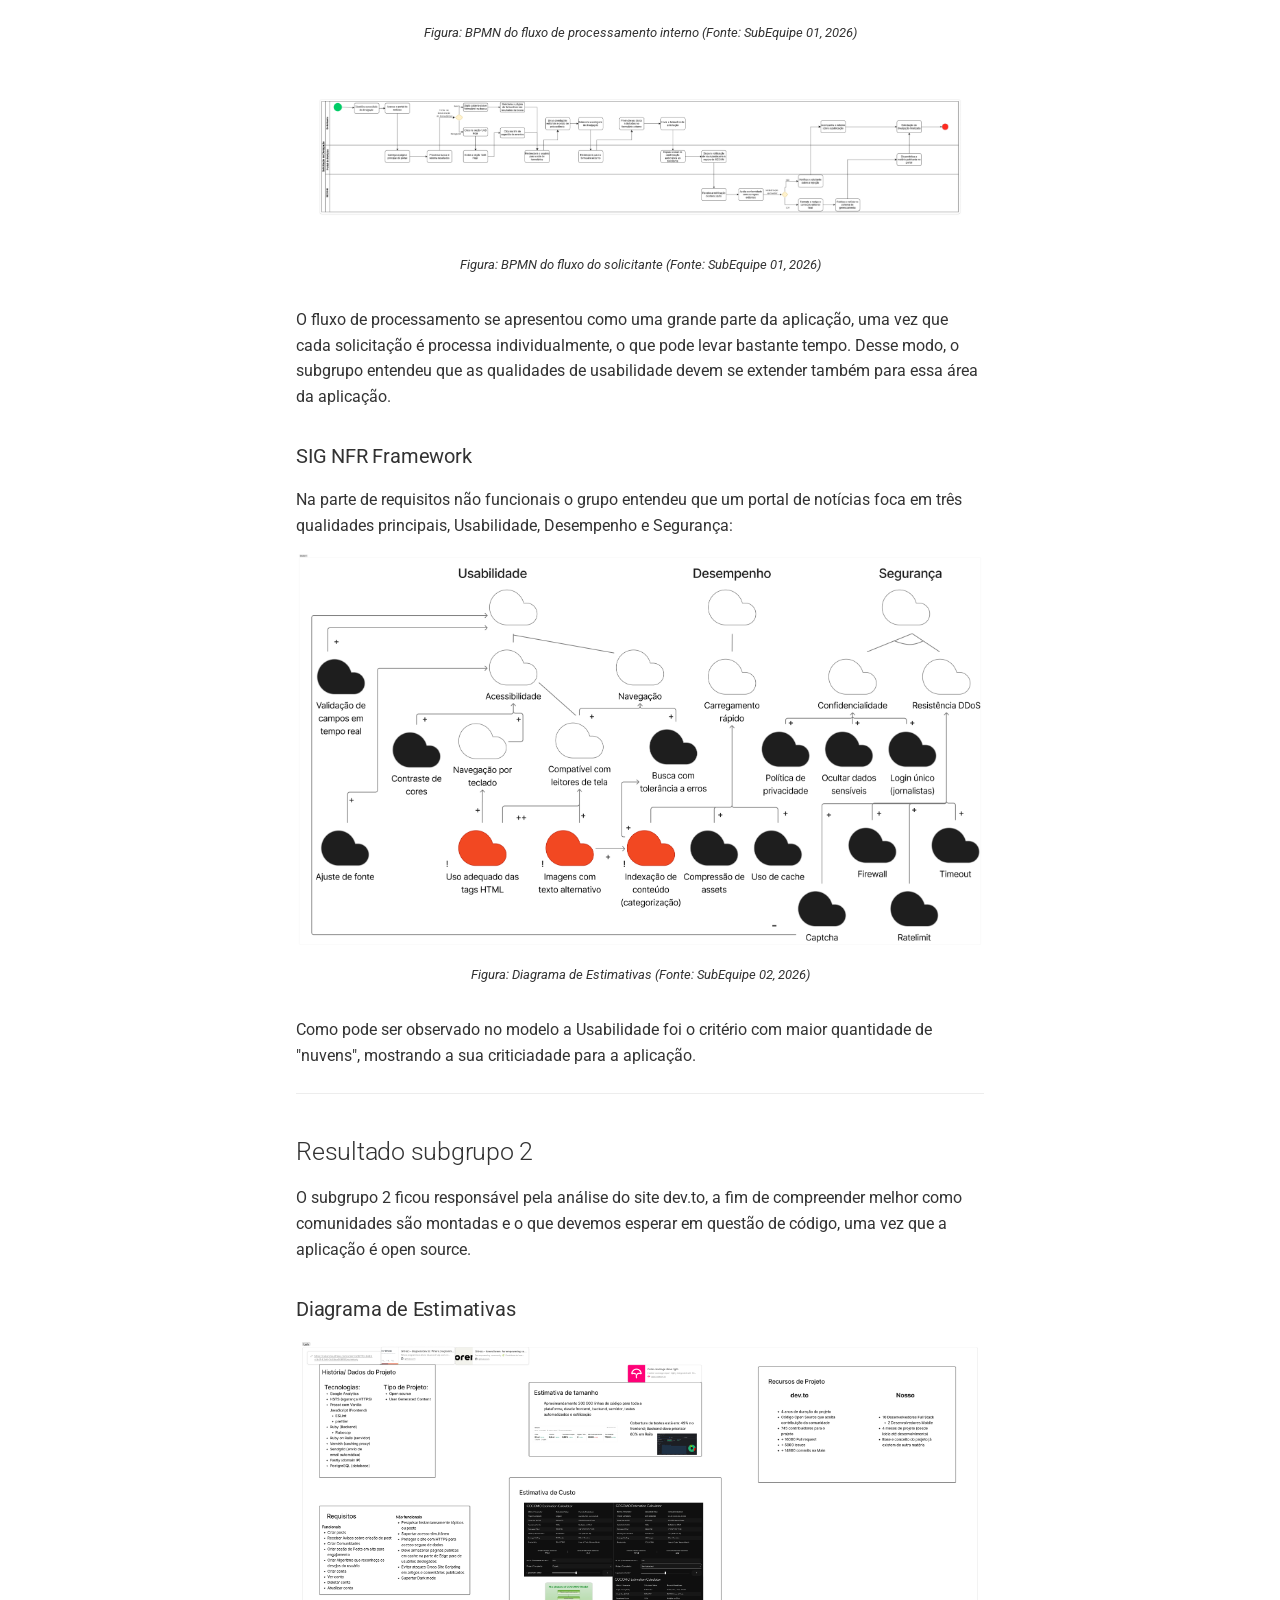
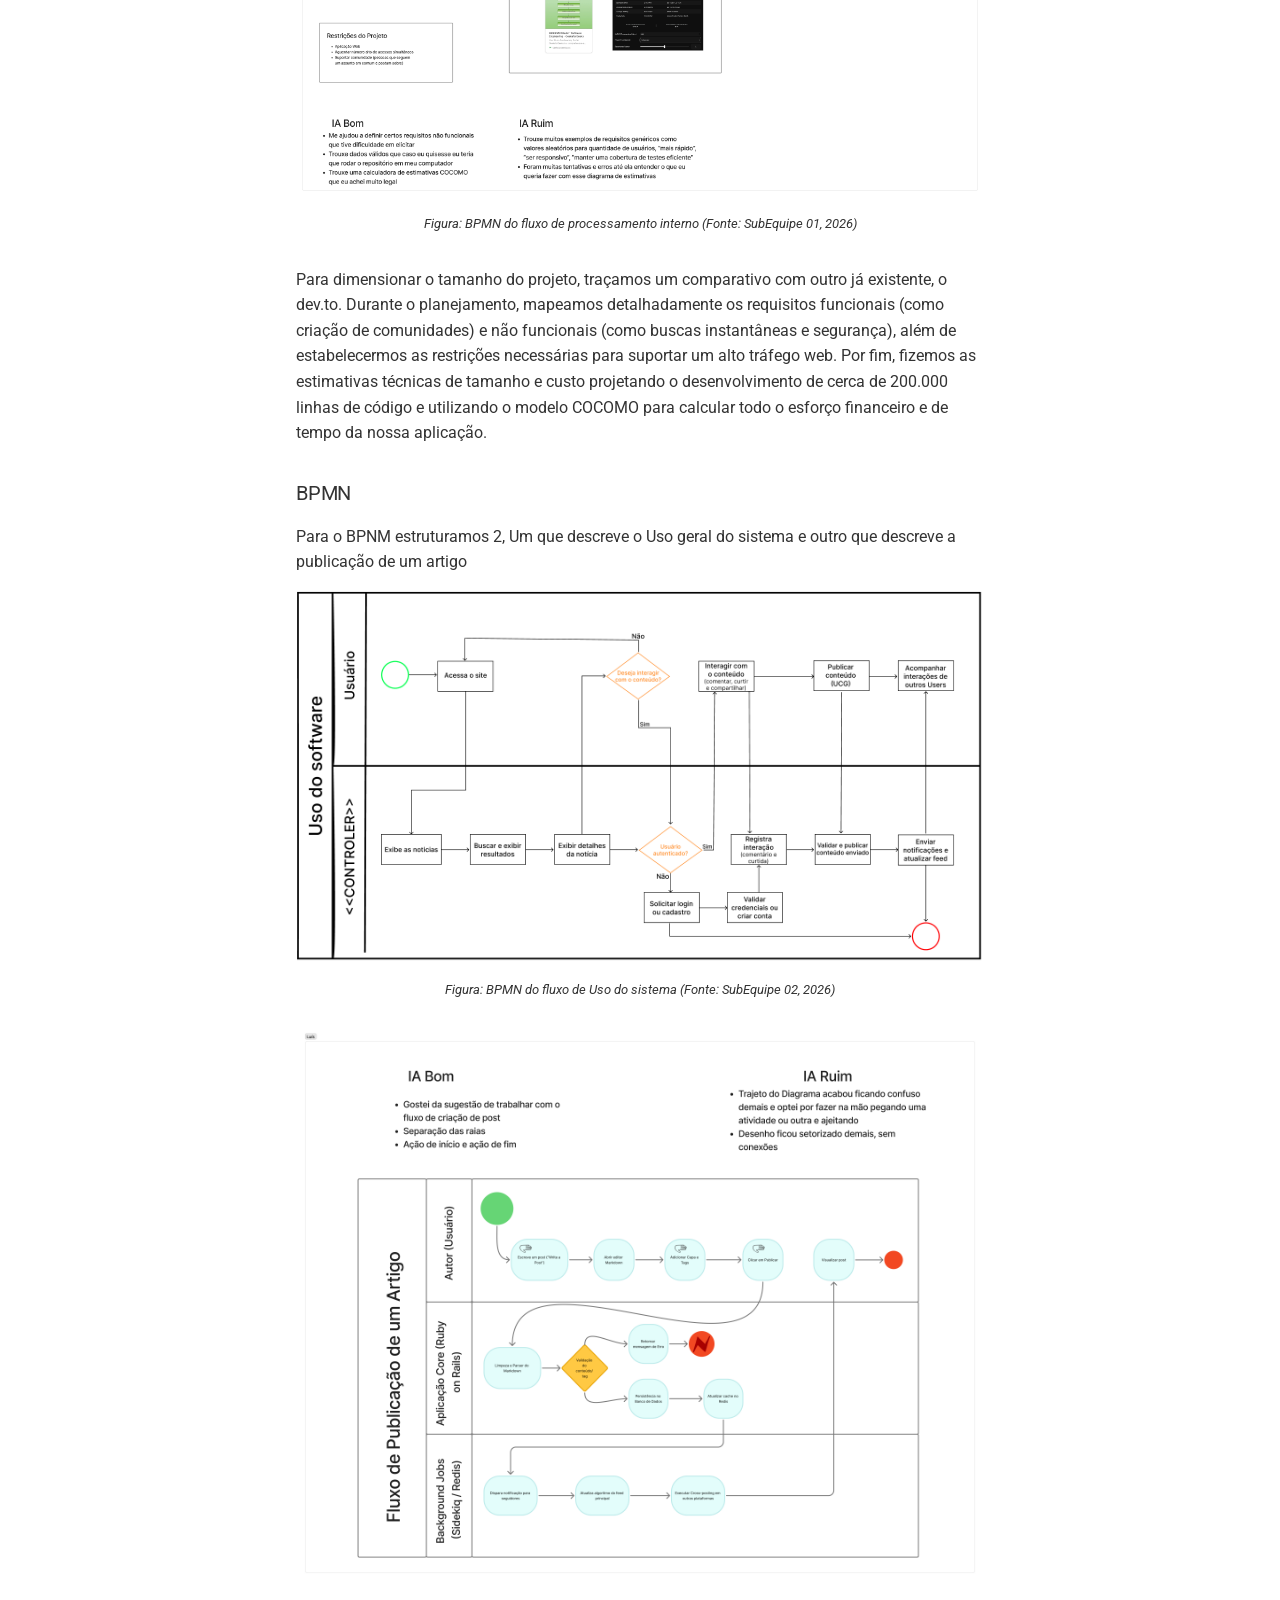
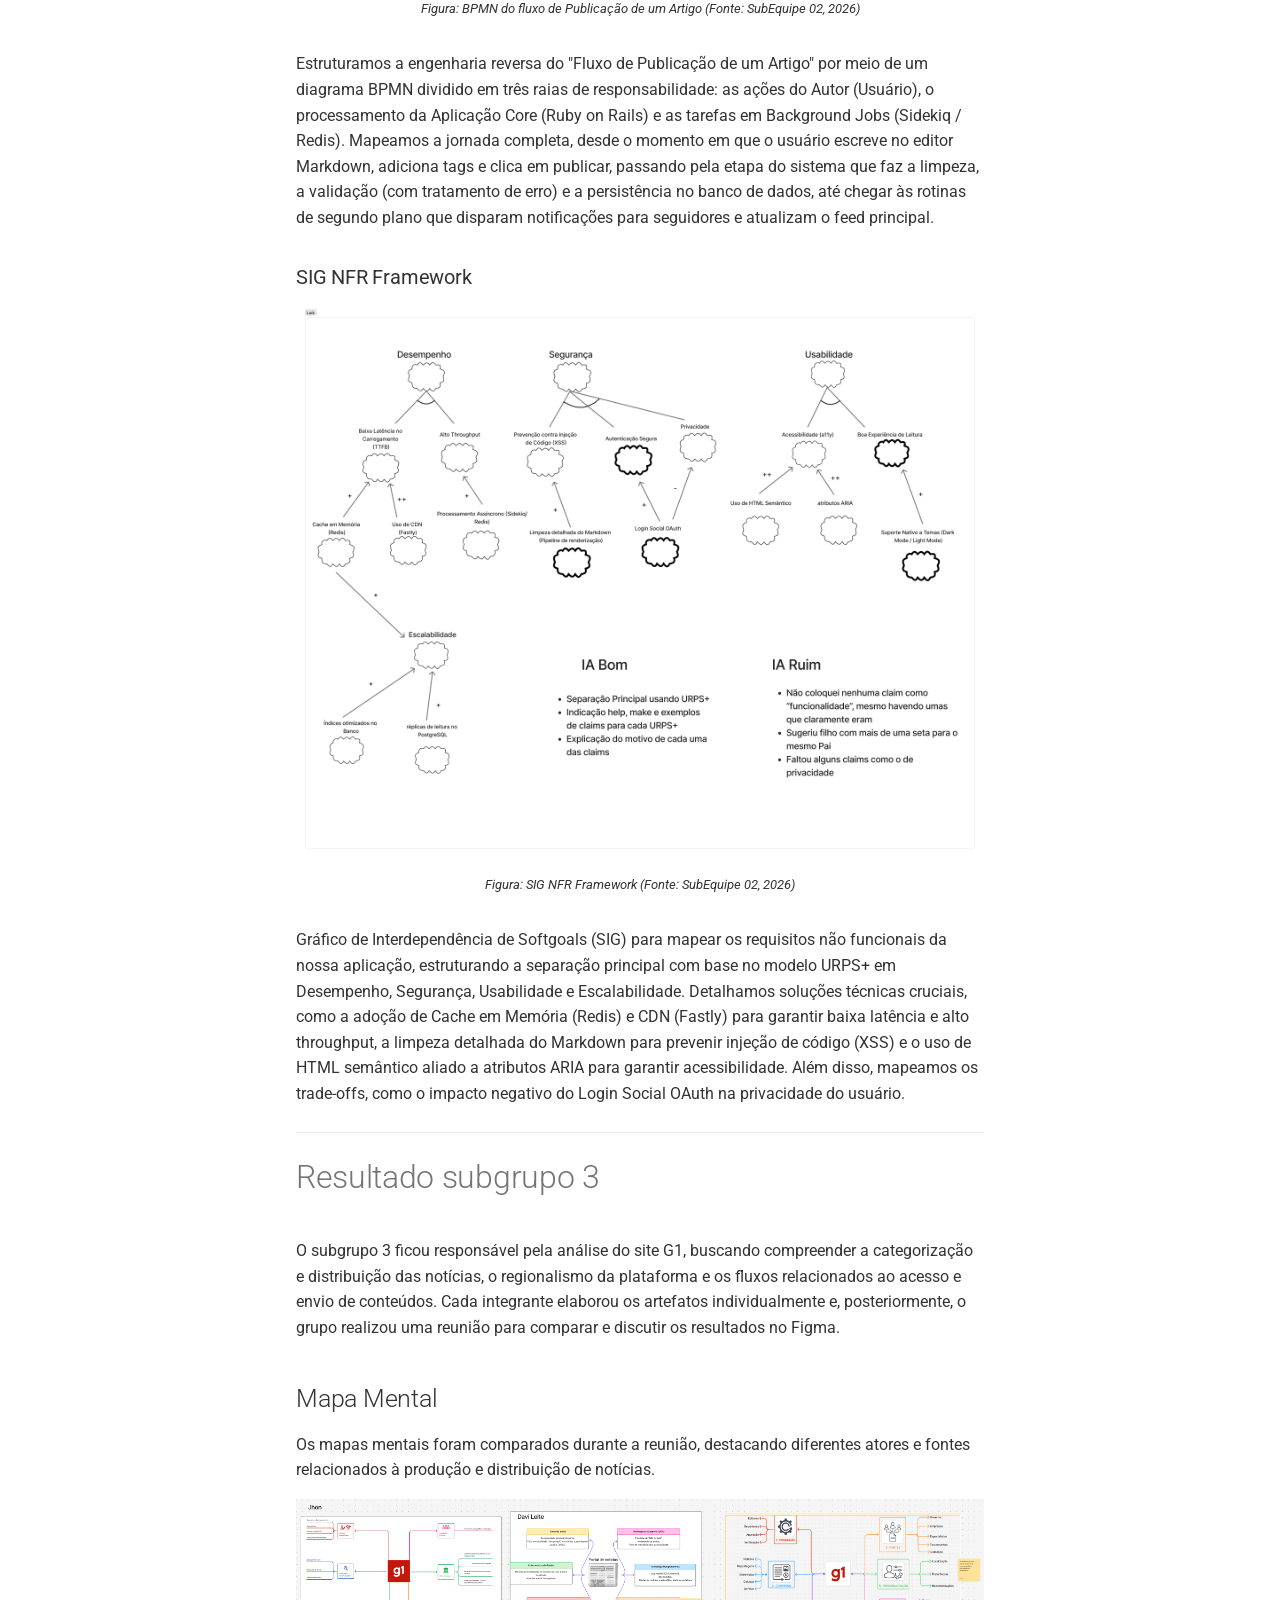
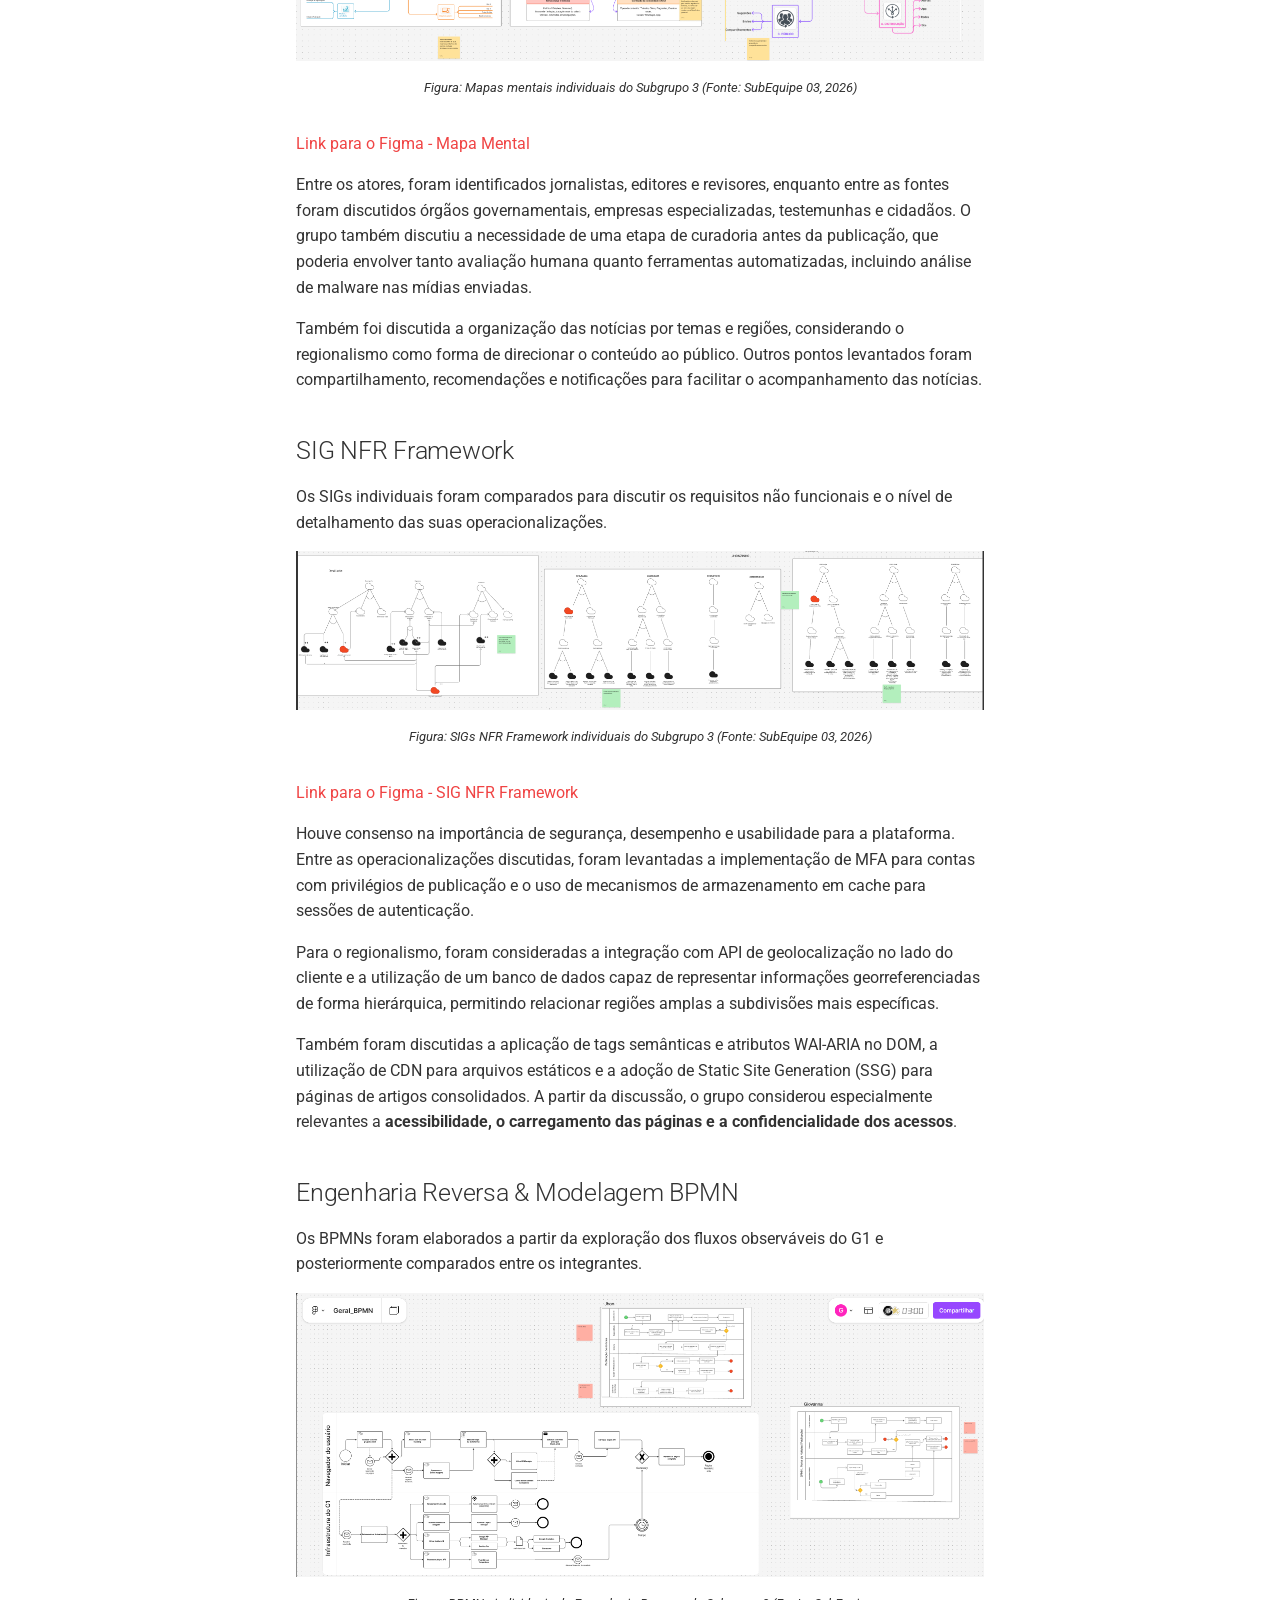
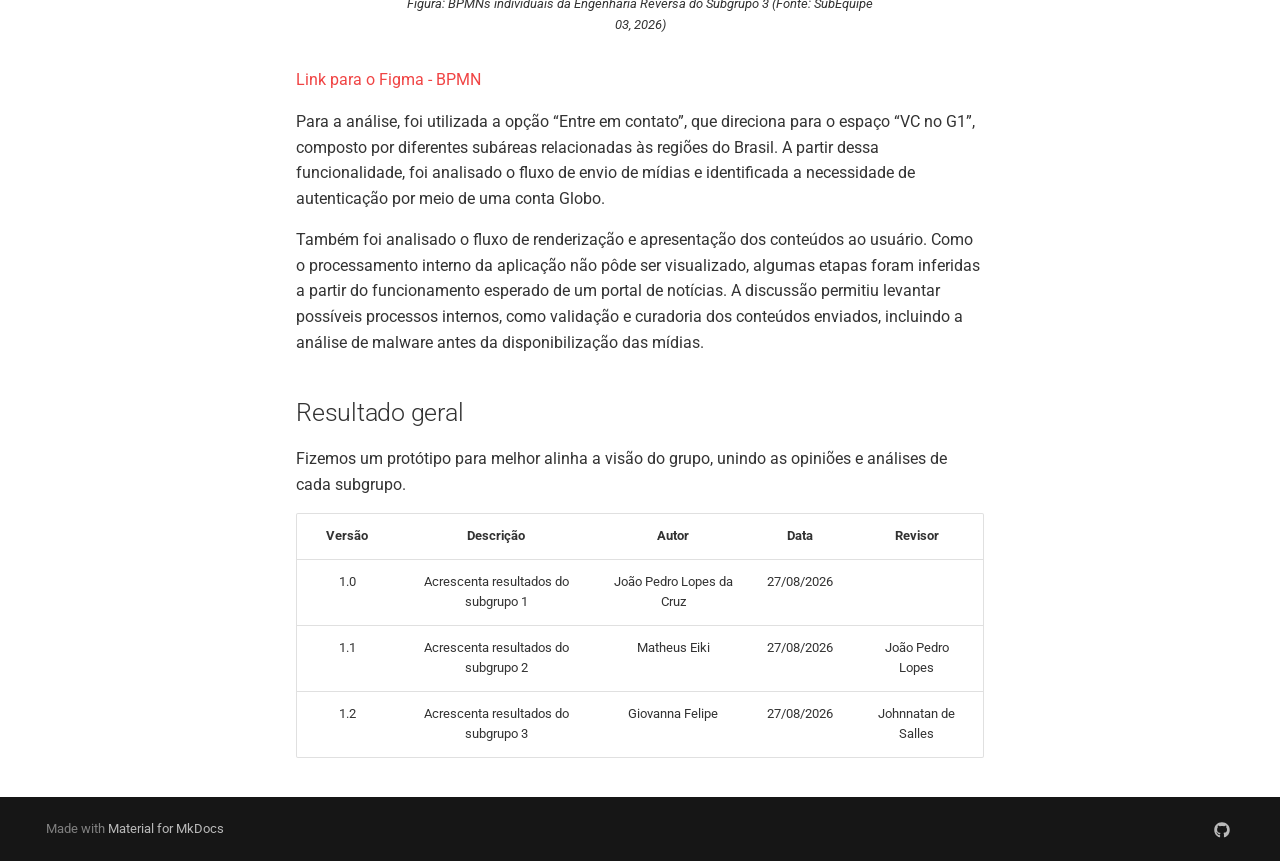
<file: Base/1.Base/index.html>
<!doctype html>
<html lang="en" class="no-js">
  <head>
    
      <meta charset="utf-8">
      <meta name="viewport" content="width=device-width,initial-scale=1">
      
      
      
        <link rel="canonical" href="https://github.com/UnBArqDsw2026-2-Turma01/2026.2-T01-_G3_ProjetoPortalNoticias_Entrega_01/Base/1.Base/">
      
      
        <link rel="prev" href="../../Projeto/Atas_2/">
      
      
        <link rel="next" href="../Relat%C3%B3rios/1.1.1.SubEquipe_01/">
      
      
        
      
      
      <link rel="icon" href="../../assets/images/favicon.png">
      <meta name="generator" content="mkdocs-1.6.1, mkdocs-material-9.7.7">
    
    
      
        <title>1. Base - Portal de Notícias - Grupo 3</title>
      
    
    
      <link rel="stylesheet" href="../../assets/stylesheets/main.ec1eaa64.min.css">
      
        
        <link rel="stylesheet" href="../../assets/stylesheets/palette.ab4e12ef.min.css">
      
      


    
    
      
    
    
      
        
        
        <link rel="preconnect" href="https://fonts.gstatic.com" crossorigin>
        <link rel="stylesheet" href="https://fonts.googleapis.com/css?family=Roboto:300,300i,400,400i,700,700i%7CRoboto+Mono:400,400i,700,700i&display=fallback">
        <style>:root{--md-text-font:"Roboto";--md-code-font:"Roboto Mono"}</style>
      
    
    
      <link rel="stylesheet" href="../../stylesheets/custom.css">
    
    <script>__md_scope=new URL("../..",location),__md_hash=e=>[...e].reduce(((e,_)=>(e<<5)-e+_.charCodeAt(0)),0),__md_get=(e,_=localStorage,t=__md_scope)=>JSON.parse(_.getItem(t.pathname+"."+e)),__md_set=(e,_,t=localStorage,a=__md_scope)=>{try{t.setItem(a.pathname+"."+e,JSON.stringify(_))}catch(e){}}</script>
    
      

    
    
  </head>
  
  
    
    
      
    
    
    
    
    <body dir="ltr" data-md-color-scheme="default" data-md-color-primary="indigo" data-md-color-accent="indigo">
  
    
    <input class="md-toggle" data-md-toggle="drawer" type="checkbox" id="__drawer" autocomplete="off">
    <input class="md-toggle" data-md-toggle="search" type="checkbox" id="__search" autocomplete="off">
    <label class="md-overlay" for="__drawer"></label>
    <div data-md-component="skip">
      
        
        <a href="#1-desenho-de-software-base" class="md-skip">
          Skip to content
        </a>
      
    </div>
    <div data-md-component="announce">
      
    </div>
    
    
      

<header class="md-header" data-md-component="header">
  <nav class="md-header__inner md-grid" aria-label="Header">
    <a href="../.." title="Portal de Notícias - Grupo 3" class="md-header__button md-logo" aria-label="Portal de Notícias - Grupo 3" data-md-component="logo">
      
  <img src="../../assets/SapoBurburinho.svg" alt="logo">

    </a>
    <label class="md-header__button md-icon" for="__drawer">
      
      <svg xmlns="http://www.w3.org/2000/svg" viewBox="0 0 24 24"><path d="M3 6h18v2H3zm0 5h18v2H3zm0 5h18v2H3z"/></svg>
    </label>
    <div class="md-header__title" data-md-component="header-title">
      <div class="md-header__ellipsis">
        <div class="md-header__topic">
          <span class="md-ellipsis">
            Portal de Notícias - Grupo 3
          </span>
        </div>
        <div class="md-header__topic" data-md-component="header-topic">
          <span class="md-ellipsis">
            
              1. Base
            
          </span>
        </div>
      </div>
    </div>
    
      
        <form class="md-header__option" data-md-component="palette">
  
    
    
    
    <input class="md-option" data-md-color-media="(prefers-color-scheme)" data-md-color-scheme="default" data-md-color-primary="indigo" data-md-color-accent="indigo"  aria-label="Switch to light mode"  type="radio" name="__palette" id="__palette_0">
    
      <label class="md-header__button md-icon" title="Switch to light mode" for="__palette_1" hidden>
        <svg xmlns="http://www.w3.org/2000/svg" viewBox="0 0 24 24"><path d="m14.3 16-.7-2h-3.2l-.7 2H7.8L11 7h2l3.2 9zM20 8.69V4h-4.69L12 .69 8.69 4H4v4.69L.69 12 4 15.31V20h4.69L12 23.31 15.31 20H20v-4.69L23.31 12zm-9.15 3.96h2.3L12 9z"/></svg>
      </label>
    
  
    
    
    
    <input class="md-option" data-md-color-media="(prefers-color-scheme: light)" data-md-color-scheme="default" data-md-color-primary="custom" data-md-color-accent="custom"  aria-label="Switch to dark mode"  type="radio" name="__palette" id="__palette_1">
    
      <label class="md-header__button md-icon" title="Switch to dark mode" for="__palette_2" hidden>
        <svg xmlns="http://www.w3.org/2000/svg" viewBox="0 0 24 24"><path d="M12 8a4 4 0 0 0-4 4 4 4 0 0 0 4 4 4 4 0 0 0 4-4 4 4 0 0 0-4-4m0 10a6 6 0 0 1-6-6 6 6 0 0 1 6-6 6 6 0 0 1 6 6 6 6 0 0 1-6 6m8-9.31V4h-4.69L12 .69 8.69 4H4v4.69L.69 12 4 15.31V20h4.69L12 23.31 15.31 20H20v-4.69L23.31 12z"/></svg>
      </label>
    
  
    
    
    
    <input class="md-option" data-md-color-media="(prefers-color-scheme: dark)" data-md-color-scheme="slate" data-md-color-primary="custom" data-md-color-accent="custom"  aria-label="Switch to system preference"  type="radio" name="__palette" id="__palette_2">
    
      <label class="md-header__button md-icon" title="Switch to system preference" for="__palette_0" hidden>
        <svg xmlns="http://www.w3.org/2000/svg" viewBox="0 0 24 24"><path d="M12 18c-.89 0-1.74-.2-2.5-.55C11.56 16.5 13 14.42 13 12s-1.44-4.5-3.5-5.45C10.26 6.2 11.11 6 12 6a6 6 0 0 1 6 6 6 6 0 0 1-6 6m8-9.31V4h-4.69L12 .69 8.69 4H4v4.69L.69 12 4 15.31V20h4.69L12 23.31 15.31 20H20v-4.69L23.31 12z"/></svg>
      </label>
    
  
</form>
      
    
    
      <script>var palette=__md_get("__palette");if(palette&&palette.color){if("(prefers-color-scheme)"===palette.color.media){var media=matchMedia("(prefers-color-scheme: light)"),input=document.querySelector(media.matches?"[data-md-color-media='(prefers-color-scheme: light)']":"[data-md-color-media='(prefers-color-scheme: dark)']");palette.color.media=input.getAttribute("data-md-color-media"),palette.color.scheme=input.getAttribute("data-md-color-scheme"),palette.color.primary=input.getAttribute("data-md-color-primary"),palette.color.accent=input.getAttribute("data-md-color-accent")}for(var[key,value]of Object.entries(palette.color))document.body.setAttribute("data-md-color-"+key,value)}</script>
    
    
    
      
      
        <label class="md-header__button md-icon" for="__search">
          
          <svg xmlns="http://www.w3.org/2000/svg" viewBox="0 0 24 24"><path d="M9.5 3A6.5 6.5 0 0 1 16 9.5c0 1.61-.59 3.09-1.56 4.23l.27.27h.79l5 5-1.5 1.5-5-5v-.79l-.27-.27A6.52 6.52 0 0 1 9.5 16 6.5 6.5 0 0 1 3 9.5 6.5 6.5 0 0 1 9.5 3m0 2C7 5 5 7 5 9.5S7 14 9.5 14 14 12 14 9.5 12 5 9.5 5"/></svg>
        </label>
        <div class="md-search" data-md-component="search" role="dialog">
  <label class="md-search__overlay" for="__search"></label>
  <div class="md-search__inner" role="search">
    <form class="md-search__form" name="search">
      <input type="text" class="md-search__input" name="query" aria-label="Search" placeholder="Search" autocapitalize="off" autocorrect="off" autocomplete="off" spellcheck="false" data-md-component="search-query" required>
      <label class="md-search__icon md-icon" for="__search">
        
        <svg xmlns="http://www.w3.org/2000/svg" viewBox="0 0 24 24"><path d="M9.5 3A6.5 6.5 0 0 1 16 9.5c0 1.61-.59 3.09-1.56 4.23l.27.27h.79l5 5-1.5 1.5-5-5v-.79l-.27-.27A6.52 6.52 0 0 1 9.5 16 6.5 6.5 0 0 1 3 9.5 6.5 6.5 0 0 1 9.5 3m0 2C7 5 5 7 5 9.5S7 14 9.5 14 14 12 14 9.5 12 5 9.5 5"/></svg>
        
        <svg xmlns="http://www.w3.org/2000/svg" viewBox="0 0 24 24"><path d="M20 11v2H8l5.5 5.5-1.42 1.42L4.16 12l7.92-7.92L13.5 5.5 8 11z"/></svg>
      </label>
      <nav class="md-search__options" aria-label="Search">
        
        <button type="reset" class="md-search__icon md-icon" title="Clear" aria-label="Clear" tabindex="-1">
          
          <svg xmlns="http://www.w3.org/2000/svg" viewBox="0 0 24 24"><path d="M19 6.41 17.59 5 12 10.59 6.41 5 5 6.41 10.59 12 5 17.59 6.41 19 12 13.41 17.59 19 19 17.59 13.41 12z"/></svg>
        </button>
      </nav>
      
    </form>
    <div class="md-search__output">
      <div class="md-search__scrollwrap" tabindex="0" data-md-scrollfix>
        <div class="md-search-result" data-md-component="search-result">
          <div class="md-search-result__meta">
            Initializing search
          </div>
          <ol class="md-search-result__list" role="presentation"></ol>
        </div>
      </div>
    </div>
  </div>
</div>
      
    
    
      <div class="md-header__source">
        <a href="https://github.com/UnBArqDsw2026-2-Turma01/2026.2-T01-_G3_ProjetoPortalNoticias_Entrega_01" title="Go to repository" class="md-source" data-md-component="source">
  <div class="md-source__icon md-icon">
    
    <svg xmlns="http://www.w3.org/2000/svg" viewBox="0 0 448 512"><!--! Font Awesome Free 7.1.0 by @fontawesome - https://fontawesome.com License - https://fontawesome.com/license/free (Icons: CC BY 4.0, Fonts: SIL OFL 1.1, Code: MIT License) Copyright 2025 Fonticons, Inc.--><path d="M439.6 236.1 244 40.5c-5.4-5.5-12.8-8.5-20.4-8.5s-15 3-20.4 8.4L162.5 81l51.5 51.5c27.1-9.1 52.7 16.8 43.4 43.7l49.7 49.7c34.2-11.8 61.2 31 35.5 56.7-26.5 26.5-70.2-2.9-56-37.3L240.3 199v121.9c25.3 12.5 22.3 41.8 9.1 55-6.4 6.4-15.2 10.1-24.3 10.1s-17.8-3.6-24.3-10.1c-17.6-17.6-11.1-46.9 11.2-56v-123c-20.8-8.5-24.6-30.7-18.6-45L142.6 101 8.5 235.1C3 240.6 0 247.9 0 255.5s3 15 8.5 20.4l195.6 195.7c5.4 5.4 12.7 8.4 20.4 8.4s15-3 20.4-8.4l194.7-194.7c5.4-5.4 8.4-12.8 8.4-20.4s-3-15-8.4-20.4"/></svg>
  </div>
  <div class="md-source__repository">
    GitHub
  </div>
</a>
      </div>
    
  </nav>
  
</header>
    
    <div class="md-container" data-md-component="container">
      
      
        
          
            
<nav class="md-tabs" aria-label="Tabs" data-md-component="tabs">
  <div class="md-grid">
    <ul class="md-tabs__list">
      
        
  
  
  
  
    <li class="md-tabs__item">
      <a href="../.." class="md-tabs__link">
        
  
  
    
  
  Apresentação

      </a>
    </li>
  

      
        
  
  
  
  
    
    
      <li class="md-tabs__item">
        <a href="../../Projeto/Atas_1/" class="md-tabs__link">
          
  
  
  Atas de Reuniões

        </a>
      </li>
    
  

      
        
  
  
  
    
  
  
    
    
      <li class="md-tabs__item md-tabs__item--active">
        <a href="./" class="md-tabs__link">
          
  
  
  1. Desenho de Software (Base)

        </a>
      </li>
    
  

      
    </ul>
  </div>
</nav>
          
        
      
      <main class="md-main" data-md-component="main">
        <div class="md-main__inner md-grid">
          
            
              
              <div class="md-sidebar md-sidebar--primary" data-md-component="sidebar" data-md-type="navigation" >
                <div class="md-sidebar__scrollwrap">
                  <div class="md-sidebar__inner">
                    


  


<nav class="md-nav md-nav--primary md-nav--lifted" aria-label="Navigation" data-md-level="0">
  <label class="md-nav__title" for="__drawer">
    <a href="../.." title="Portal de Notícias - Grupo 3" class="md-nav__button md-logo" aria-label="Portal de Notícias - Grupo 3" data-md-component="logo">
      
  <img src="../../assets/SapoBurburinho.svg" alt="logo">

    </a>
    Portal de Notícias - Grupo 3
  </label>
  
    <div class="md-nav__source">
      <a href="https://github.com/UnBArqDsw2026-2-Turma01/2026.2-T01-_G3_ProjetoPortalNoticias_Entrega_01" title="Go to repository" class="md-source" data-md-component="source">
  <div class="md-source__icon md-icon">
    
    <svg xmlns="http://www.w3.org/2000/svg" viewBox="0 0 448 512"><!--! Font Awesome Free 7.1.0 by @fontawesome - https://fontawesome.com License - https://fontawesome.com/license/free (Icons: CC BY 4.0, Fonts: SIL OFL 1.1, Code: MIT License) Copyright 2025 Fonticons, Inc.--><path d="M439.6 236.1 244 40.5c-5.4-5.5-12.8-8.5-20.4-8.5s-15 3-20.4 8.4L162.5 81l51.5 51.5c27.1-9.1 52.7 16.8 43.4 43.7l49.7 49.7c34.2-11.8 61.2 31 35.5 56.7-26.5 26.5-70.2-2.9-56-37.3L240.3 199v121.9c25.3 12.5 22.3 41.8 9.1 55-6.4 6.4-15.2 10.1-24.3 10.1s-17.8-3.6-24.3-10.1c-17.6-17.6-11.1-46.9 11.2-56v-123c-20.8-8.5-24.6-30.7-18.6-45L142.6 101 8.5 235.1C3 240.6 0 247.9 0 255.5s3 15 8.5 20.4l195.6 195.7c5.4 5.4 12.7 8.4 20.4 8.4s15-3 20.4-8.4l194.7-194.7c5.4-5.4 8.4-12.8 8.4-20.4s-3-15-8.4-20.4"/></svg>
  </div>
  <div class="md-source__repository">
    GitHub
  </div>
</a>
    </div>
  
  <ul class="md-nav__list" data-md-scrollfix>
    
      
      
  
  
  
  
    <li class="md-nav__item">
      <a href="../.." class="md-nav__link">
        
  
  
  <span class="md-ellipsis">
    
  
    Apresentação
  

    
  </span>
  
  

      </a>
    </li>
  

    
      
      
  
  
  
  
    
    
    
    
      
      
    
    
    <li class="md-nav__item md-nav__item--nested">
      
        
        
        <input class="md-nav__toggle md-toggle " type="checkbox" id="__nav_2" >
        
          
          <label class="md-nav__link" for="__nav_2" id="__nav_2_label" tabindex="0">
            
  
  
  <span class="md-ellipsis">
    
  
    Atas de Reuniões
  

    
  </span>
  
  

            <span class="md-nav__icon md-icon"></span>
          </label>
        
        <nav class="md-nav" data-md-level="1" aria-labelledby="__nav_2_label" aria-expanded="false">
          <label class="md-nav__title" for="__nav_2">
            <span class="md-nav__icon md-icon"></span>
            
  
    Atas de Reuniões
  

          </label>
          <ul class="md-nav__list" data-md-scrollfix>
            
              
                
  
  
  
  
    <li class="md-nav__item">
      <a href="../../Projeto/Atas_1/" class="md-nav__link">
        
  
  
  <span class="md-ellipsis">
    
  
    Ata reunião 1
  

    
  </span>
  
  

      </a>
    </li>
  

              
            
              
                
  
  
  
  
    <li class="md-nav__item">
      <a href="../../Projeto/Atas_subgrupo_1/" class="md-nav__link">
        
  
  
  <span class="md-ellipsis">
    
  
    Ata subgrupo 1
  

    
  </span>
  
  

      </a>
    </li>
  

              
            
              
                
  
  
  
  
    <li class="md-nav__item">
      <a href="../../Projeto/Atas_subgrupo_2/" class="md-nav__link">
        
  
  
  <span class="md-ellipsis">
    
  
    Ata subgrupo 2
  

    
  </span>
  
  

      </a>
    </li>
  

              
            
              
                
  
  
  
  
    <li class="md-nav__item">
      <a href="../../Projeto/Atas_subgrupo_3/" class="md-nav__link">
        
  
  
  <span class="md-ellipsis">
    
  
    Ata Subgrupo 3
  

    
  </span>
  
  

      </a>
    </li>
  

              
            
              
                
  
  
  
  
    <li class="md-nav__item">
      <a href="../../Projeto/Atas_2/" class="md-nav__link">
        
  
  
  <span class="md-ellipsis">
    
  
    Ata reunião 2
  

    
  </span>
  
  

      </a>
    </li>
  

              
            
          </ul>
        </nav>
      
    </li>
  

    
      
      
  
  
    
  
  
  
    
    
    
    
      
        
        
      
      
    
    
    <li class="md-nav__item md-nav__item--active md-nav__item--section md-nav__item--nested">
      
        
        
        <input class="md-nav__toggle md-toggle " type="checkbox" id="__nav_3" checked>
        
          
          <label class="md-nav__link" for="__nav_3" id="__nav_3_label" tabindex="">
            
  
  
  <span class="md-ellipsis">
    
  
    1. Desenho de Software (Base)
  

    
  </span>
  
  

            <span class="md-nav__icon md-icon"></span>
          </label>
        
        <nav class="md-nav" data-md-level="1" aria-labelledby="__nav_3_label" aria-expanded="true">
          <label class="md-nav__title" for="__nav_3">
            <span class="md-nav__icon md-icon"></span>
            
  
    1. Desenho de Software (Base)
  

          </label>
          <ul class="md-nav__list" data-md-scrollfix>
            
              
                
  
  
    
  
  
  
    <li class="md-nav__item md-nav__item--active">
      
      <input class="md-nav__toggle md-toggle" type="checkbox" id="__toc">
      
      
        
      
      
      <a href="./" class="md-nav__link md-nav__link--active">
        
  
  
  <span class="md-ellipsis">
    
  
    1. Base
  

    
  </span>
  
  

      </a>
      
    </li>
  

              
            
              
                
  
  
  
  
    
    
    
    
      
      
    
    
    <li class="md-nav__item md-nav__item--nested">
      
        
        
        <input class="md-nav__toggle md-toggle " type="checkbox" id="__nav_3_2" >
        
          
          <label class="md-nav__link" for="__nav_3_2" id="__nav_3_2_label" tabindex="0">
            
  
  
  <span class="md-ellipsis">
    
  
    Relatórios
  

    
  </span>
  
  

            <span class="md-nav__icon md-icon"></span>
          </label>
        
        <nav class="md-nav" data-md-level="2" aria-labelledby="__nav_3_2_label" aria-expanded="false">
          <label class="md-nav__title" for="__nav_3_2">
            <span class="md-nav__icon md-icon"></span>
            
  
    Relatórios
  

          </label>
          <ul class="md-nav__list" data-md-scrollfix>
            
              
                
  
  
  
  
    <li class="md-nav__item">
      <a href="../Relat%C3%B3rios/1.1.1.SubEquipe_01/" class="md-nav__link">
        
  
  
  <span class="md-ellipsis">
    
  
    1.1.1. SubEquipe 01
  

    
  </span>
  
  

      </a>
    </li>
  

              
            
              
                
  
  
  
  
    <li class="md-nav__item">
      <a href="../Relat%C3%B3rios/1.1.2.SubEquipe_02/" class="md-nav__link">
        
  
  
  <span class="md-ellipsis">
    
  
    1.1.2. SubEquipe 02
  

    
  </span>
  
  

      </a>
    </li>
  

              
            
              
                
  
  
  
  
    <li class="md-nav__item">
      <a href="../Relat%C3%B3rios/1.1.3.SubEquipe_03/" class="md-nav__link">
        
  
  
  <span class="md-ellipsis">
    
  
    1.1.3. SubEquipe 03
  

    
  </span>
  
  

      </a>
    </li>
  

              
            
          </ul>
        </nav>
      
    </li>
  

              
            
              
                
  
  
  
  
    <li class="md-nav__item">
      <a href="../1.2.ParticipacoesBase/" class="md-nav__link">
        
  
  
  <span class="md-ellipsis">
    
  
    1.2. Participações - Base
  

    
  </span>
  
  

      </a>
    </li>
  

              
            
              
                
  
  
  
  
    <li class="md-nav__item">
      <a href="../1.3.IniciativasExtras/" class="md-nav__link">
        
  
  
  <span class="md-ellipsis">
    
  
    1.3. Iniciativas Extras - Base
  

    
  </span>
  
  

      </a>
    </li>
  

              
            
          </ul>
        </nav>
      
    </li>
  

    
  </ul>
</nav>
                  </div>
                </div>
              </div>
            
            
              
              <div class="md-sidebar md-sidebar--secondary" data-md-component="sidebar" data-md-type="toc" >
                <div class="md-sidebar__scrollwrap">
                  <div class="md-sidebar__inner">
                    

<nav class="md-nav md-nav--secondary" aria-label="Table of contents">
  
  
  
    
  
  
</nav>
                  </div>
                </div>
              </div>
            
          
          
            <div class="md-content" data-md-component="content">
              
              <article class="md-content__inner md-typeset">
                
                  


  
  


<h1 id="1-desenho-de-software-base">1. Desenho de Software (Base)</h1>
<h1 id="11-relatorios">1.1. Relatórios</h1>
<h2 id="focos">FOCOS:</h2>
<p>Artefatos Generalistas &amp; NFR Framework;
Engenharia Reversa &amp; Modelagem BPMN, e
IA Generativa.</p>
<h2 id="introducao-e-metodologia">Introdução e metodologia</h2>
<p>O grupo optou por cada subgrupo analisar um site específico e no final os insights principais de cada aplicação seriam consolidados em um protótipo de como a solução seria desenvolvida. Para a execução a equipe se inspirou no Design Sprint:</p>
<figure style="text-align: center;">
    <img src="../../assets/designSprint.png" alt="Metodologia inspirada no Design Sprint" style="max-width: 100%;">
    <figcaption>
        <p style="text-align: center; font-size: 10pt;">
            Figura: Metodologia inspirada no Design Sprint (Fonte: Equipe, 2026)
        </p>
    </figcaption>
</figure>

<p>A primeira reunião (<a href="../../Projeto/Atas_1/">ata 1</a>) foi para a fase de mapeamento e organização do grupo, em seguida cada subgrupo se organizou para na fase de esboço desenhar os principais artefatos do projeto (generalista, BPMN da engenharia reversa, entendimentos do usa da IA e insights da aplicação analisada). Em seguida na segunda reunião geral (<a href="../../Projeto/Atas_2/">ata 2</a>) foi discutido como o protótipo deveria ser direcionado e então partir para a entrevista e testagem.</p>
<h2 id="resultados-subgrupo-1">Resultados subgrupo 1</h2>
<p>O subgrupo 1 ficou responsável pela análise do site UnB notícias, a fim de melhor compreender como que as solicitações de publicação são feitas.</p>
<h3 id="rich-picture">Rich Picture</h3>
<figure style="text-align: center;">
    <img src="../../assets/subGrupo1/richPictureGeral.jpg" alt="BPMN do fluxo de processamento interno" style="max-width: 100%;">
    <figcaption>
        <p style="text-align: center; font-size: 10pt;">
            Figura: BPMN do fluxo de processamento interno (Fonte: SubEquipe 01, 2026)
        </p>
    </figcaption>
</figure>

<p>Analisando o contexto da aplicação o grupo abstraiu que o portal de notícias e a secretaria de comunicação (SECOM) são o elemento central, atuando de perto com as redes sociais a fim de potencializar a comunicação das notícias. Além disso, chegamos a conclusão que a maior parte do tempo a SECOM gasta avaliando as solicitações de divulgação, se tornando um ponto importante do processo.</p>
<h3 id="bpmn">BPMN</h3>
<p>Para isso, o grupo criou dois modelos BPMN, um que representa o fluxo do processamento das solicitações, e o fluxo para entender como o usuário acha e interage com o formulário de solicitação.</p>
<figure style="text-align: center;">
    <img src="../../assets/subGrupo1/bpmnJornalista.png" alt="BPMN do fluxo de processamento interno" style="max-width: 100%;">
    <figcaption>
        <p style="text-align: center; font-size: 10pt;">
            Figura: BPMN do fluxo de processamento interno (Fonte: SubEquipe 01, 2026)
        </p>
    </figcaption>
</figure>
<figure style="text-align: center;">
    <img src="../../assets/subGrupo1/bpmnSolicitante.png" alt="BPMN do fluxo do solicitante" style="max-width: 100%;">
    <figcaption>
        <p style="text-align: center; font-size: 10pt;">
            Figura: BPMN do fluxo do solicitante (Fonte: SubEquipe 01, 2026)
        </p>
    </figcaption>
</figure>

<p>O fluxo de processamento se apresentou como uma grande parte da aplicação, uma vez que cada solicitação é processa individualmente, o que pode levar bastante tempo. Desse modo, o subgrupo entendeu que as qualidades de usabilidade devem se extender também para essa área da aplicação.</p>
<h3 id="sig-nfr-framework">SIG NFR Framework</h3>
<p>Na parte de requisitos não funcionais o grupo entendeu que um portal de notícias foca em três qualidades principais, Usabilidade, Desempenho e Segurança:</p>
<figure style="text-align: center;">
    <img src="../../assets/subGrupo1/signfrGeral.png" alt="BPMN do fluxo do solicitante" style="max-width: 100%;">
    <figcaption>
        <p style="text-align: center; font-size: 10pt;">
            Figura: Diagrama de Estimativas (Fonte: SubEquipe 02, 2026)
        </p>
    </figcaption>
</figure>

<p>Como pode ser observado no modelo a Usabilidade foi o critério com maior quantidade de "nuvens", mostrando a sua criticiadade para a aplicação.</p>
<hr />
<h2 id="resultado-subgrupo-2">Resultado subgrupo 2</h2>
<p>O subgrupo 2 ficou responsável pela análise do site dev.to, a fim de compreender melhor como comunidades são montadas e o que devemos esperar em questão de código, uma vez que a aplicação é open source.</p>
<h3 id="diagrama-de-estimativas">Diagrama de Estimativas</h3>
<figure style="text-align: center;">
    <img src="../../assets/subGrupo2/Diagrama de estimativas sg2.png" alt="BPMN do fluxo de processamento interno" style="max-width: 100%;">
    <figcaption>
        <p style="text-align: center; font-size: 10pt;">
            Figura: BPMN do fluxo de processamento interno (Fonte: SubEquipe 01, 2026)
        </p>
    </figcaption>
</figure>
<p>Para dimensionar o tamanho do projeto, traçamos um comparativo com outro já existente, o dev.to. Durante o planejamento, mapeamos detalhadamente os requisitos funcionais (como criação de comunidades) e não funcionais (como buscas instantâneas e segurança), além de estabelecermos as restrições necessárias para suportar um alto tráfego web. Por fim, fizemos as estimativas técnicas de tamanho e custo projetando o desenvolvimento de cerca de 200.000 linhas de código e utilizando o modelo COCOMO para calcular todo o esforço financeiro e de tempo da nossa aplicação.</p>
<h3 id="bpmn_1">BPMN</h3>
<p>Para o BPNM estruturamos 2, Um que descreve o Uso geral do sistema e outro que descreve a publicação de um artigo</p>
<figure style="text-align: center;">
    <img src="../../assets/subGrupo2/BPNM - Eiki.png" alt="BPMN do fluxo de processamento interno" style="max-width: 100%;">
    <figcaption>
        <p style="text-align: center; font-size: 10pt;">
            Figura: BPMN do fluxo de Uso do sistema (Fonte: SubEquipe 02, 2026)
        </p>
    </figcaption>
</figure>
<figure style="text-align: center;">
    <img src="../../assets/subGrupo2/Engenharia reversa BPMN sg2.png" alt="BPMN do fluxo de processamento interno" style="max-width: 100%;">
    <figcaption>
        <p style="text-align: center; font-size: 10pt;">
            Figura: BPMN do fluxo de Publicação de um Artigo (Fonte: SubEquipe 02, 2026)
        </p>
    </figcaption>
</figure>
<p>Estruturamos a engenharia reversa do "Fluxo de Publicação de um Artigo" por meio de um diagrama BPMN dividido em três raias de responsabilidade: as ações do Autor (Usuário), o processamento da Aplicação Core (Ruby on Rails) e as tarefas em Background Jobs (Sidekiq / Redis). Mapeamos a jornada completa, desde o momento em que o usuário escreve no editor Markdown, adiciona tags e clica em publicar, passando pela etapa do sistema que faz a limpeza, a validação (com tratamento de erro) e a persistência no banco de dados, até chegar às rotinas de segundo plano que disparam notificações para seguidores e atualizam o feed principal.</p>
<h3 id="sig-nfr-framework_1">SIG NFR Framework</h3>
<figure style="text-align: center;">
    <img src="../../assets/subGrupo2/SIG NFR Framework sg2.png" alt="BPMN do fluxo de processamento interno" style="max-width: 100%;">
    <figcaption>
        <p style="text-align: center; font-size: 10pt;">
            Figura: SIG NFR Framework (Fonte: SubEquipe 02, 2026)
        </p>
    </figcaption>
</figure>
<p>Gráfico de Interdependência de Softgoals (SIG) para mapear os requisitos não funcionais da nossa aplicação, estruturando a separação principal com base no modelo URPS+ em Desempenho, Segurança, Usabilidade e Escalabilidade. Detalhamos soluções técnicas cruciais, como a adoção de Cache em Memória (Redis) e CDN (Fastly) para garantir baixa latência e alto throughput, a limpeza detalhada do Markdown para prevenir injeção de código (XSS) e o uso de HTML semântico aliado a atributos ARIA para garantir acessibilidade. Além disso, mapeamos os trade-offs, como o impacto negativo do Login Social OAuth na privacidade do usuário.</p>
<hr />
<h1 id="resultado-subgrupo-3">Resultado subgrupo 3</h1>
<p>O subgrupo 3 ficou responsável pela análise do site G1, buscando compreender a categorização e distribuição das notícias, o regionalismo da plataforma e os fluxos relacionados ao acesso e envio de conteúdos. Cada integrante elaborou os artefatos individualmente e, posteriormente, o grupo realizou uma reunião para comparar e discutir os resultados no Figma.</p>
<h2 id="mapa-mental">Mapa Mental</h2>
<p>Os mapas mentais foram comparados durante a reunião, destacando diferentes atores e fontes relacionados à produção e distribuição de notícias.</p>
<figure style="text-align: center;">

    <img src="../../assets/subGrupo3/mapasGerais.png" alt="Mapas mentais individuais do Subgrupo 3" style="max-width: 100%;">

    <figcaption>
        <p style="text-align: center; font-size: 10pt;">
            Figura: Mapas mentais individuais do Subgrupo 3 (Fonte: SubEquipe 03, 2026)
        </p>
    </figcaption>

</figure>

<p><a href="https://www.figma.com/board/4X99lA7jWijqnVVRPwsHpg/Geral_MapaMental?t=TdhIpwHQIRiQXHlO-6">Link para o Figma - Mapa Mental</a></p>
<p>Entre os atores, foram identificados jornalistas, editores e revisores, enquanto entre as fontes foram discutidos órgãos governamentais, empresas especializadas, testemunhas e cidadãos. O grupo também discutiu a necessidade de uma etapa de curadoria antes da publicação, que poderia envolver tanto avaliação humana quanto ferramentas automatizadas, incluindo análise de malware nas mídias enviadas.</p>
<p>Também foi discutida a organização das notícias por temas e regiões, considerando o regionalismo como forma de direcionar o conteúdo ao público. Outros pontos levantados foram compartilhamento, recomendações e notificações para facilitar o acompanhamento das notícias.</p>
<h2 id="sig-nfr-framework_2">SIG NFR Framework</h2>
<p>Os SIGs individuais foram comparados para discutir os requisitos não funcionais e o nível de detalhamento das suas operacionalizações.</p>
<figure style="text-align: center;">

    <img src="../../assets/subGrupo3/sigsGerais.png" alt="SIGs NFR Framework individuais do Subgrupo 3" style="max-width: 100%;">

    <figcaption>
        <p style="text-align: center; font-size: 10pt;">
            Figura: SIGs NFR Framework individuais do Subgrupo 3 (Fonte: SubEquipe 03, 2026)
        </p>
    </figcaption>

</figure>

<p><a href="https://www.figma.com/board/O6eTws7WLuUbJ2RJGOJutV/Geral_SIG_NFR?t=TdhIpwHQIRiQXHlO-6">Link para o Figma - SIG NFR Framework</a></p>
<p>Houve consenso na importância de segurança, desempenho e usabilidade para a plataforma. Entre as operacionalizações discutidas, foram levantadas a implementação de MFA para contas com privilégios de publicação e o uso de mecanismos de armazenamento em cache para sessões de autenticação.</p>
<p>Para o regionalismo, foram consideradas a integração com API de geolocalização no lado do cliente e a utilização de um banco de dados capaz de representar informações georreferenciadas de forma hierárquica, permitindo relacionar regiões amplas a subdivisões mais específicas.</p>
<p>Também foram discutidas a aplicação de tags semânticas e atributos WAI-ARIA no DOM, a utilização de CDN para arquivos estáticos e a adoção de Static Site Generation (SSG) para páginas de artigos consolidados. A partir da discussão, o grupo considerou especialmente relevantes a <strong>acessibilidade, o carregamento das páginas e a confidencialidade dos acessos</strong>.</p>
<h2 id="engenharia-reversa-modelagem-bpmn">Engenharia Reversa &amp; Modelagem BPMN</h2>
<p>Os BPMNs foram elaborados a partir da exploração dos fluxos observáveis do G1 e posteriormente comparados entre os integrantes.</p>
<figure style="text-align: center;">

    <img src="../../assets/subGrupo3/bpmnsGerais.png" alt="BPMNs individuais da Engenharia Reversa do Subgrupo 3" style="max-width: 100%;">

    <figcaption>
        <p style="text-align: center; font-size: 10pt;">
            Figura: BPMNs individuais da Engenharia Reversa do Subgrupo 3 (Fonte: SubEquipe 03, 2026)
        </p>
    </figcaption>

</figure>

<p><a href="https://www.figma.com/board/gOvOKqdbquiWpyIeppNXQ8/Geral_BPMN?t=TdhIpwHQIRiQXHlO-6">Link para o Figma - BPMN</a></p>
<p>Para a análise, foi utilizada a opção “Entre em contato”, que direciona para o espaço “VC no G1”, composto por diferentes subáreas relacionadas às regiões do Brasil. A partir dessa funcionalidade, foi analisado o fluxo de envio de mídias e identificada a necessidade de autenticação por meio de uma conta Globo.</p>
<p>Também foi analisado o fluxo de renderização e apresentação dos conteúdos ao usuário. Como o processamento interno da aplicação não pôde ser visualizado, algumas etapas foram inferidas a partir do funcionamento esperado de um portal de notícias. A discussão permitiu levantar possíveis processos internos, como validação e curadoria dos conteúdos enviados, incluindo a análise de malware antes da disponibilização das mídias.</p>
<h2 id="resultado-geral">Resultado geral</h2>
<p>Fizemos um protótipo para melhor alinha a visão do grupo, unindo as opiniões e análises de cada subgrupo.</p>
<table>
<thead>
<tr>
<th style="text-align: center;">Versão</th>
<th style="text-align: center;">Descrição</th>
<th style="text-align: center;">Autor</th>
<th style="text-align: center;">Data</th>
<th style="text-align: center;">Revisor</th>
</tr>
</thead>
<tbody>
<tr>
<td style="text-align: center;">1.0</td>
<td style="text-align: center;">Acrescenta resultados do subgrupo 1</td>
<td style="text-align: center;">João Pedro Lopes da Cruz</td>
<td style="text-align: center;">27/08/2026</td>
<td style="text-align: center;"></td>
</tr>
<tr>
<td style="text-align: center;">1.1</td>
<td style="text-align: center;">Acrescenta resultados do subgrupo 2</td>
<td style="text-align: center;">Matheus Eiki</td>
<td style="text-align: center;">27/08/2026</td>
<td style="text-align: center;">João Pedro Lopes</td>
</tr>
<tr>
<td style="text-align: center;">1.2</td>
<td style="text-align: center;">Acrescenta resultados do subgrupo 3</td>
<td style="text-align: center;">Giovanna Felipe</td>
<td style="text-align: center;">27/08/2026</td>
<td style="text-align: center;">Johnnatan de Salles</td>
</tr>
</tbody>
</table>












                
              </article>
            </div>
          
          
<script>var target=document.getElementById(location.hash.slice(1));target&&target.name&&(target.checked=target.name.startsWith("__tabbed_"))</script>
        </div>
        
          <button type="button" class="md-top md-icon" data-md-component="top" hidden>
  
  <svg xmlns="http://www.w3.org/2000/svg" viewBox="0 0 24 24"><path d="M13 20h-2V8l-5.5 5.5-1.42-1.42L12 4.16l7.92 7.92-1.42 1.42L13 8z"/></svg>
  Back to top
</button>
        
      </main>
      
        <footer class="md-footer">
  
  <div class="md-footer-meta md-typeset">
    <div class="md-footer-meta__inner md-grid">
      <div class="md-copyright">
  
  
    Made with
    <a href="https://squidfunk.github.io/mkdocs-material/" target="_blank" rel="noopener">
      Material for MkDocs
    </a>
  
</div>
      
        
<div class="md-social">
  
    
    
    
    
      
      
    
    <a href="https://github.com/UnBArqDsw2026-2-Turma01/2026.2-T01-_G3_ProjetoPortalNoticias_Entrega_01" target="_blank" rel="noopener" title="github.com" class="md-social__link">
      <svg xmlns="http://www.w3.org/2000/svg" viewBox="0 0 512 512"><!--! Font Awesome Free 7.1.0 by @fontawesome - https://fontawesome.com License - https://fontawesome.com/license/free (Icons: CC BY 4.0, Fonts: SIL OFL 1.1, Code: MIT License) Copyright 2025 Fonticons, Inc.--><path d="M173.9 397.4c0 2-2.3 3.6-5.2 3.6-3.3.3-5.6-1.3-5.6-3.6 0-2 2.3-3.6 5.2-3.6 3-.3 5.6 1.3 5.6 3.6m-31.1-4.5c-.7 2 1.3 4.3 4.3 4.9 2.6 1 5.6 0 6.2-2s-1.3-4.3-4.3-5.2c-2.6-.7-5.5.3-6.2 2.3m44.2-1.7c-2.9.7-4.9 2.6-4.6 4.9.3 2 2.9 3.3 5.9 2.6 2.9-.7 4.9-2.6 4.6-4.6-.3-1.9-3-3.2-5.9-2.9M252.8 8C114.1 8 8 113.3 8 252c0 110.9 69.8 205.8 169.5 239.2 12.8 2.3 17.3-5.6 17.3-12.1 0-6.2-.3-40.4-.3-61.4 0 0-70 15-84.7-29.8 0 0-11.4-29.1-27.8-36.6 0 0-22.9-15.7 1.6-15.4 0 0 24.9 2 38.6 25.8 21.9 38.6 58.6 27.5 72.9 20.9 2.3-16 8.8-27.1 16-33.7-55.9-6.2-112.3-14.3-112.3-110.5 0-27.5 7.6-41.3 23.6-58.9-2.6-6.5-11.1-33.3 2.6-67.9 20.9-6.5 69 27 69 27 20-5.6 41.5-8.5 62.8-8.5s42.8 2.9 62.8 8.5c0 0 48.1-33.6 69-27 13.7 34.7 5.2 61.4 2.6 67.9 16 17.7 25.8 31.5 25.8 58.9 0 96.5-58.9 104.2-114.8 110.5 9.2 7.9 17 22.9 17 46.4 0 33.7-.3 75.4-.3 83.6 0 6.5 4.6 14.4 17.3 12.1C436.2 457.8 504 362.9 504 252 504 113.3 391.5 8 252.8 8M105.2 352.9c-1.3 1-1 3.3.7 5.2 1.6 1.6 3.9 2.3 5.2 1 1.3-1 1-3.3-.7-5.2-1.6-1.6-3.9-2.3-5.2-1m-10.8-8.1c-.7 1.3.3 2.9 2.3 3.9 1.6 1 3.6.7 4.3-.7.7-1.3-.3-2.9-2.3-3.9-2-.6-3.6-.3-4.3.7m32.4 35.6c-1.6 1.3-1 4.3 1.3 6.2 2.3 2.3 5.2 2.6 6.5 1 1.3-1.3.7-4.3-1.3-6.2-2.2-2.3-5.2-2.6-6.5-1m-11.4-14.7c-1.6 1-1.6 3.6 0 5.9s4.3 3.3 5.6 2.3c1.6-1.3 1.6-3.9 0-6.2-1.4-2.3-4-3.3-5.6-2"/></svg>
    </a>
  
</div>
      
    </div>
  </div>
</footer>
      
    </div>
    <div class="md-dialog" data-md-component="dialog">
      <div class="md-dialog__inner md-typeset"></div>
    </div>
    
      <div class="md-progress" data-md-component="progress" role="progressbar"></div>
    
    
    
      
      
      <script id="__config" type="application/json">{"annotate": null, "base": "../..", "features": ["navigation.tabs", "content.code.copy", "navigation.instant", "navigation.instant.progress", "navigation.top"], "search": "../../assets/javascripts/workers/search.2c215733.min.js", "tags": null, "translations": {"clipboard.copied": "Copied to clipboard", "clipboard.copy": "Copy to clipboard", "search.result.more.one": "1 more on this page", "search.result.more.other": "# more on this page", "search.result.none": "No matching documents", "search.result.one": "1 matching document", "search.result.other": "# matching documents", "search.result.placeholder": "Type to start searching", "search.result.term.missing": "Missing", "select.version": "Select version"}, "version": null}</script>
    
    
      <script src="../../assets/javascripts/bundle.d7400e89.min.js"></script>
      
    
  </body>
</html>
</file>
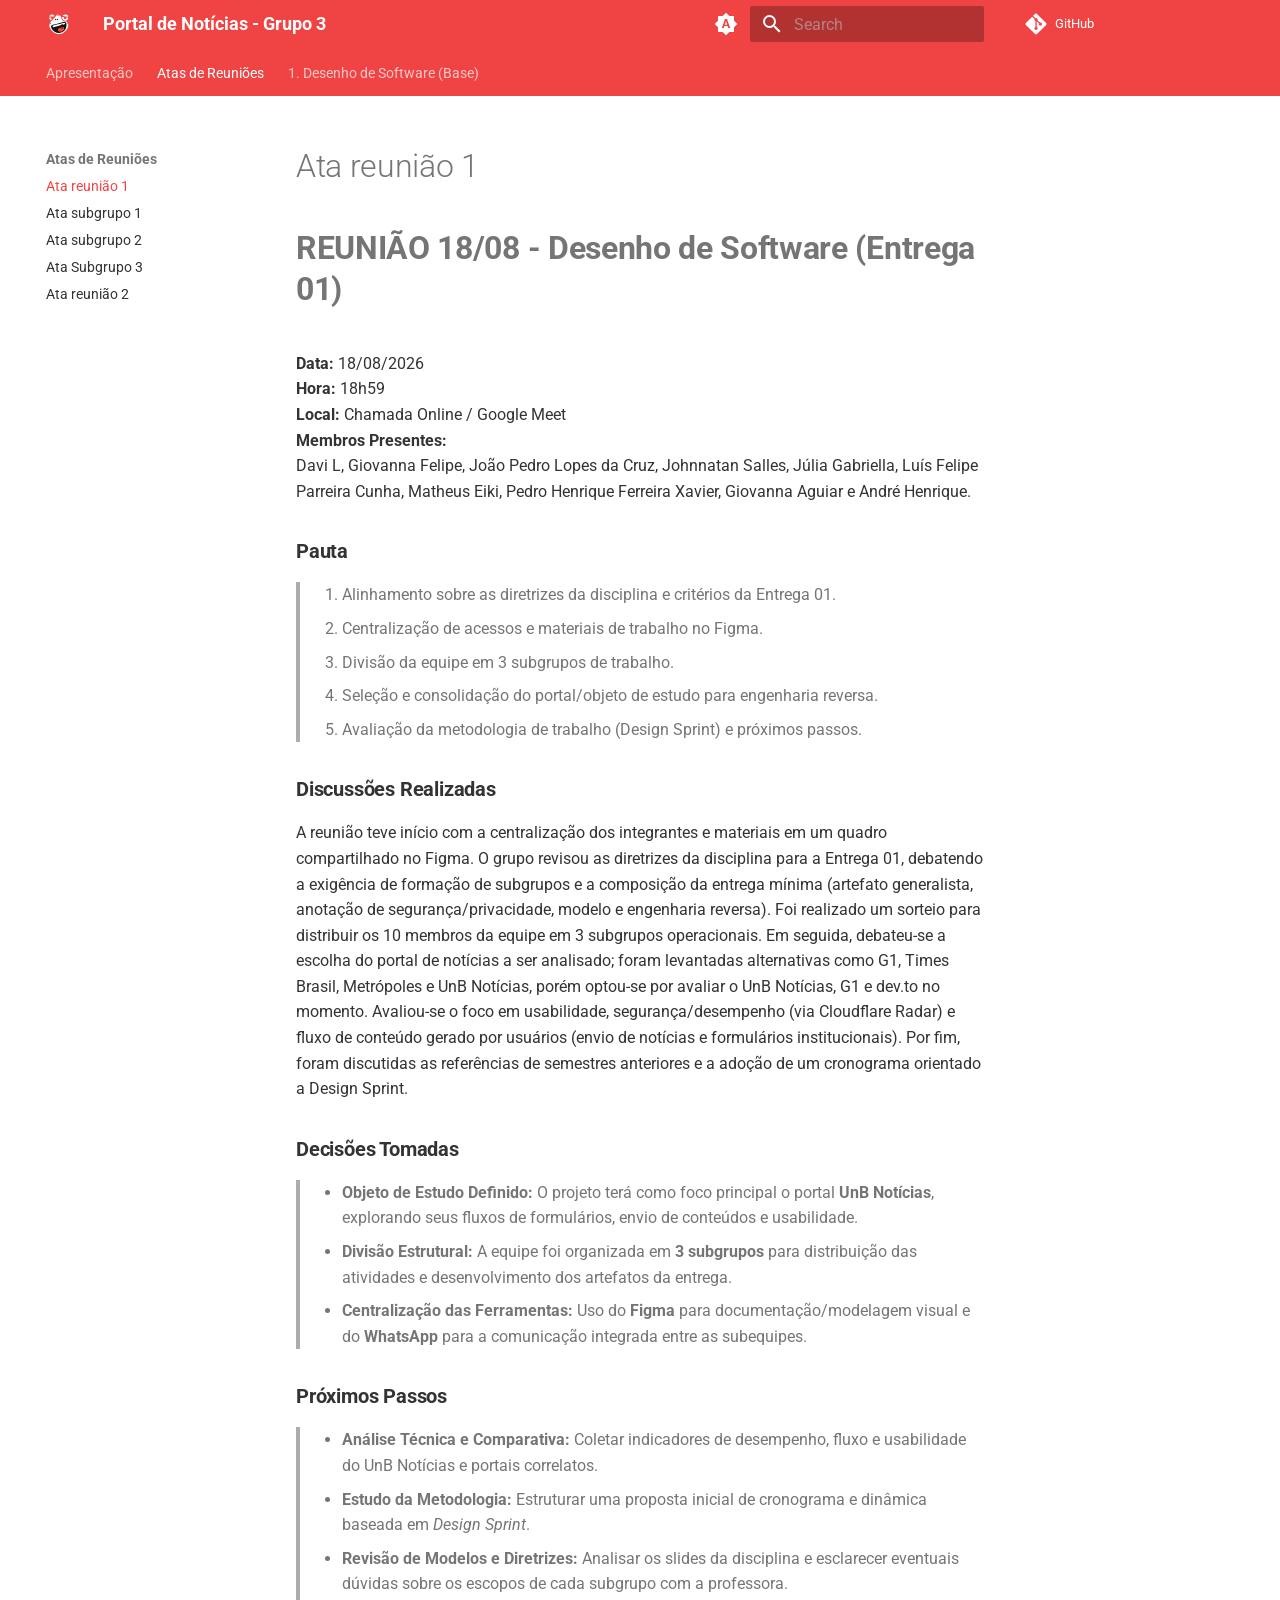
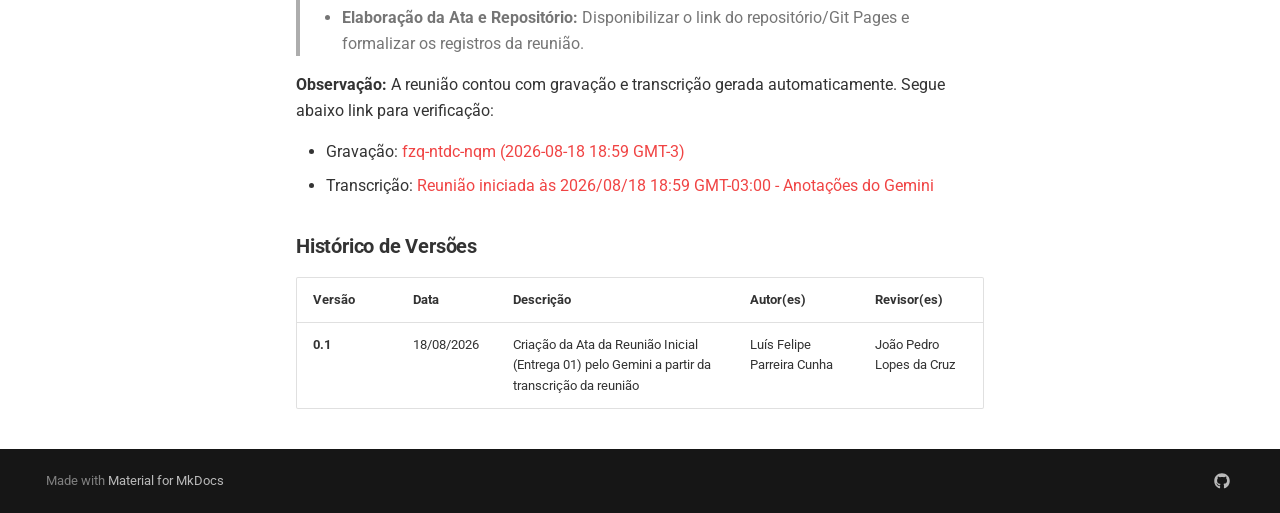
<file: Projeto/Atas_1/index.html>
<!doctype html>
<html lang="en" class="no-js">
  <head>
    
      <meta charset="utf-8">
      <meta name="viewport" content="width=device-width,initial-scale=1">
      
      
      
        <link rel="canonical" href="https://github.com/UnBArqDsw2026-2-Turma01/2026.2-T01-_G3_ProjetoPortalNoticias_Entrega_01/Projeto/Atas_1/">
      
      
        <link rel="prev" href="../..">
      
      
        <link rel="next" href="../Atas_subgrupo_1/">
      
      
        
      
      
      <link rel="icon" href="../../assets/images/favicon.png">
      <meta name="generator" content="mkdocs-1.6.1, mkdocs-material-9.7.7">
    
    
      
        <title>Ata reunião 1 - Portal de Notícias - Grupo 3</title>
      
    
    
      <link rel="stylesheet" href="../../assets/stylesheets/main.ec1eaa64.min.css">
      
        
        <link rel="stylesheet" href="../../assets/stylesheets/palette.ab4e12ef.min.css">
      
      


    
    
      
    
    
      
        
        
        <link rel="preconnect" href="https://fonts.gstatic.com" crossorigin>
        <link rel="stylesheet" href="https://fonts.googleapis.com/css?family=Roboto:300,300i,400,400i,700,700i%7CRoboto+Mono:400,400i,700,700i&display=fallback">
        <style>:root{--md-text-font:"Roboto";--md-code-font:"Roboto Mono"}</style>
      
    
    
      <link rel="stylesheet" href="../../stylesheets/custom.css">
    
    <script>__md_scope=new URL("../..",location),__md_hash=e=>[...e].reduce(((e,_)=>(e<<5)-e+_.charCodeAt(0)),0),__md_get=(e,_=localStorage,t=__md_scope)=>JSON.parse(_.getItem(t.pathname+"."+e)),__md_set=(e,_,t=localStorage,a=__md_scope)=>{try{t.setItem(a.pathname+"."+e,JSON.stringify(_))}catch(e){}}</script>
    
      

    
    
  </head>
  
  
    
    
      
    
    
    
    
    <body dir="ltr" data-md-color-scheme="default" data-md-color-primary="indigo" data-md-color-accent="indigo">
  
    
    <input class="md-toggle" data-md-toggle="drawer" type="checkbox" id="__drawer" autocomplete="off">
    <input class="md-toggle" data-md-toggle="search" type="checkbox" id="__search" autocomplete="off">
    <label class="md-overlay" for="__drawer"></label>
    <div data-md-component="skip">
      
        
        <a href="#ata-reuniao-1" class="md-skip">
          Skip to content
        </a>
      
    </div>
    <div data-md-component="announce">
      
    </div>
    
    
      

<header class="md-header" data-md-component="header">
  <nav class="md-header__inner md-grid" aria-label="Header">
    <a href="../.." title="Portal de Notícias - Grupo 3" class="md-header__button md-logo" aria-label="Portal de Notícias - Grupo 3" data-md-component="logo">
      
  <img src="../../assets/SapoBurburinho.svg" alt="logo">

    </a>
    <label class="md-header__button md-icon" for="__drawer">
      
      <svg xmlns="http://www.w3.org/2000/svg" viewBox="0 0 24 24"><path d="M3 6h18v2H3zm0 5h18v2H3zm0 5h18v2H3z"/></svg>
    </label>
    <div class="md-header__title" data-md-component="header-title">
      <div class="md-header__ellipsis">
        <div class="md-header__topic">
          <span class="md-ellipsis">
            Portal de Notícias - Grupo 3
          </span>
        </div>
        <div class="md-header__topic" data-md-component="header-topic">
          <span class="md-ellipsis">
            
              Ata reunião 1
            
          </span>
        </div>
      </div>
    </div>
    
      
        <form class="md-header__option" data-md-component="palette">
  
    
    
    
    <input class="md-option" data-md-color-media="(prefers-color-scheme)" data-md-color-scheme="default" data-md-color-primary="indigo" data-md-color-accent="indigo"  aria-label="Switch to light mode"  type="radio" name="__palette" id="__palette_0">
    
      <label class="md-header__button md-icon" title="Switch to light mode" for="__palette_1" hidden>
        <svg xmlns="http://www.w3.org/2000/svg" viewBox="0 0 24 24"><path d="m14.3 16-.7-2h-3.2l-.7 2H7.8L11 7h2l3.2 9zM20 8.69V4h-4.69L12 .69 8.69 4H4v4.69L.69 12 4 15.31V20h4.69L12 23.31 15.31 20H20v-4.69L23.31 12zm-9.15 3.96h2.3L12 9z"/></svg>
      </label>
    
  
    
    
    
    <input class="md-option" data-md-color-media="(prefers-color-scheme: light)" data-md-color-scheme="default" data-md-color-primary="custom" data-md-color-accent="custom"  aria-label="Switch to dark mode"  type="radio" name="__palette" id="__palette_1">
    
      <label class="md-header__button md-icon" title="Switch to dark mode" for="__palette_2" hidden>
        <svg xmlns="http://www.w3.org/2000/svg" viewBox="0 0 24 24"><path d="M12 8a4 4 0 0 0-4 4 4 4 0 0 0 4 4 4 4 0 0 0 4-4 4 4 0 0 0-4-4m0 10a6 6 0 0 1-6-6 6 6 0 0 1 6-6 6 6 0 0 1 6 6 6 6 0 0 1-6 6m8-9.31V4h-4.69L12 .69 8.69 4H4v4.69L.69 12 4 15.31V20h4.69L12 23.31 15.31 20H20v-4.69L23.31 12z"/></svg>
      </label>
    
  
    
    
    
    <input class="md-option" data-md-color-media="(prefers-color-scheme: dark)" data-md-color-scheme="slate" data-md-color-primary="custom" data-md-color-accent="custom"  aria-label="Switch to system preference"  type="radio" name="__palette" id="__palette_2">
    
      <label class="md-header__button md-icon" title="Switch to system preference" for="__palette_0" hidden>
        <svg xmlns="http://www.w3.org/2000/svg" viewBox="0 0 24 24"><path d="M12 18c-.89 0-1.74-.2-2.5-.55C11.56 16.5 13 14.42 13 12s-1.44-4.5-3.5-5.45C10.26 6.2 11.11 6 12 6a6 6 0 0 1 6 6 6 6 0 0 1-6 6m8-9.31V4h-4.69L12 .69 8.69 4H4v4.69L.69 12 4 15.31V20h4.69L12 23.31 15.31 20H20v-4.69L23.31 12z"/></svg>
      </label>
    
  
</form>
      
    
    
      <script>var palette=__md_get("__palette");if(palette&&palette.color){if("(prefers-color-scheme)"===palette.color.media){var media=matchMedia("(prefers-color-scheme: light)"),input=document.querySelector(media.matches?"[data-md-color-media='(prefers-color-scheme: light)']":"[data-md-color-media='(prefers-color-scheme: dark)']");palette.color.media=input.getAttribute("data-md-color-media"),palette.color.scheme=input.getAttribute("data-md-color-scheme"),palette.color.primary=input.getAttribute("data-md-color-primary"),palette.color.accent=input.getAttribute("data-md-color-accent")}for(var[key,value]of Object.entries(palette.color))document.body.setAttribute("data-md-color-"+key,value)}</script>
    
    
    
      
      
        <label class="md-header__button md-icon" for="__search">
          
          <svg xmlns="http://www.w3.org/2000/svg" viewBox="0 0 24 24"><path d="M9.5 3A6.5 6.5 0 0 1 16 9.5c0 1.61-.59 3.09-1.56 4.23l.27.27h.79l5 5-1.5 1.5-5-5v-.79l-.27-.27A6.52 6.52 0 0 1 9.5 16 6.5 6.5 0 0 1 3 9.5 6.5 6.5 0 0 1 9.5 3m0 2C7 5 5 7 5 9.5S7 14 9.5 14 14 12 14 9.5 12 5 9.5 5"/></svg>
        </label>
        <div class="md-search" data-md-component="search" role="dialog">
  <label class="md-search__overlay" for="__search"></label>
  <div class="md-search__inner" role="search">
    <form class="md-search__form" name="search">
      <input type="text" class="md-search__input" name="query" aria-label="Search" placeholder="Search" autocapitalize="off" autocorrect="off" autocomplete="off" spellcheck="false" data-md-component="search-query" required>
      <label class="md-search__icon md-icon" for="__search">
        
        <svg xmlns="http://www.w3.org/2000/svg" viewBox="0 0 24 24"><path d="M9.5 3A6.5 6.5 0 0 1 16 9.5c0 1.61-.59 3.09-1.56 4.23l.27.27h.79l5 5-1.5 1.5-5-5v-.79l-.27-.27A6.52 6.52 0 0 1 9.5 16 6.5 6.5 0 0 1 3 9.5 6.5 6.5 0 0 1 9.5 3m0 2C7 5 5 7 5 9.5S7 14 9.5 14 14 12 14 9.5 12 5 9.5 5"/></svg>
        
        <svg xmlns="http://www.w3.org/2000/svg" viewBox="0 0 24 24"><path d="M20 11v2H8l5.5 5.5-1.42 1.42L4.16 12l7.92-7.92L13.5 5.5 8 11z"/></svg>
      </label>
      <nav class="md-search__options" aria-label="Search">
        
        <button type="reset" class="md-search__icon md-icon" title="Clear" aria-label="Clear" tabindex="-1">
          
          <svg xmlns="http://www.w3.org/2000/svg" viewBox="0 0 24 24"><path d="M19 6.41 17.59 5 12 10.59 6.41 5 5 6.41 10.59 12 5 17.59 6.41 19 12 13.41 17.59 19 19 17.59 13.41 12z"/></svg>
        </button>
      </nav>
      
    </form>
    <div class="md-search__output">
      <div class="md-search__scrollwrap" tabindex="0" data-md-scrollfix>
        <div class="md-search-result" data-md-component="search-result">
          <div class="md-search-result__meta">
            Initializing search
          </div>
          <ol class="md-search-result__list" role="presentation"></ol>
        </div>
      </div>
    </div>
  </div>
</div>
      
    
    
      <div class="md-header__source">
        <a href="https://github.com/UnBArqDsw2026-2-Turma01/2026.2-T01-_G3_ProjetoPortalNoticias_Entrega_01" title="Go to repository" class="md-source" data-md-component="source">
  <div class="md-source__icon md-icon">
    
    <svg xmlns="http://www.w3.org/2000/svg" viewBox="0 0 448 512"><!--! Font Awesome Free 7.1.0 by @fontawesome - https://fontawesome.com License - https://fontawesome.com/license/free (Icons: CC BY 4.0, Fonts: SIL OFL 1.1, Code: MIT License) Copyright 2025 Fonticons, Inc.--><path d="M439.6 236.1 244 40.5c-5.4-5.5-12.8-8.5-20.4-8.5s-15 3-20.4 8.4L162.5 81l51.5 51.5c27.1-9.1 52.7 16.8 43.4 43.7l49.7 49.7c34.2-11.8 61.2 31 35.5 56.7-26.5 26.5-70.2-2.9-56-37.3L240.3 199v121.9c25.3 12.5 22.3 41.8 9.1 55-6.4 6.4-15.2 10.1-24.3 10.1s-17.8-3.6-24.3-10.1c-17.6-17.6-11.1-46.9 11.2-56v-123c-20.8-8.5-24.6-30.7-18.6-45L142.6 101 8.5 235.1C3 240.6 0 247.9 0 255.5s3 15 8.5 20.4l195.6 195.7c5.4 5.4 12.7 8.4 20.4 8.4s15-3 20.4-8.4l194.7-194.7c5.4-5.4 8.4-12.8 8.4-20.4s-3-15-8.4-20.4"/></svg>
  </div>
  <div class="md-source__repository">
    GitHub
  </div>
</a>
      </div>
    
  </nav>
  
</header>
    
    <div class="md-container" data-md-component="container">
      
      
        
          
            
<nav class="md-tabs" aria-label="Tabs" data-md-component="tabs">
  <div class="md-grid">
    <ul class="md-tabs__list">
      
        
  
  
  
  
    <li class="md-tabs__item">
      <a href="../.." class="md-tabs__link">
        
  
  
    
  
  Apresentação

      </a>
    </li>
  

      
        
  
  
  
    
  
  
    
    
      <li class="md-tabs__item md-tabs__item--active">
        <a href="./" class="md-tabs__link">
          
  
  
  Atas de Reuniões

        </a>
      </li>
    
  

      
        
  
  
  
  
    
    
      <li class="md-tabs__item">
        <a href="../../Base/1.Base/" class="md-tabs__link">
          
  
  
  1. Desenho de Software (Base)

        </a>
      </li>
    
  

      
    </ul>
  </div>
</nav>
          
        
      
      <main class="md-main" data-md-component="main">
        <div class="md-main__inner md-grid">
          
            
              
              <div class="md-sidebar md-sidebar--primary" data-md-component="sidebar" data-md-type="navigation" >
                <div class="md-sidebar__scrollwrap">
                  <div class="md-sidebar__inner">
                    


  


<nav class="md-nav md-nav--primary md-nav--lifted" aria-label="Navigation" data-md-level="0">
  <label class="md-nav__title" for="__drawer">
    <a href="../.." title="Portal de Notícias - Grupo 3" class="md-nav__button md-logo" aria-label="Portal de Notícias - Grupo 3" data-md-component="logo">
      
  <img src="../../assets/SapoBurburinho.svg" alt="logo">

    </a>
    Portal de Notícias - Grupo 3
  </label>
  
    <div class="md-nav__source">
      <a href="https://github.com/UnBArqDsw2026-2-Turma01/2026.2-T01-_G3_ProjetoPortalNoticias_Entrega_01" title="Go to repository" class="md-source" data-md-component="source">
  <div class="md-source__icon md-icon">
    
    <svg xmlns="http://www.w3.org/2000/svg" viewBox="0 0 448 512"><!--! Font Awesome Free 7.1.0 by @fontawesome - https://fontawesome.com License - https://fontawesome.com/license/free (Icons: CC BY 4.0, Fonts: SIL OFL 1.1, Code: MIT License) Copyright 2025 Fonticons, Inc.--><path d="M439.6 236.1 244 40.5c-5.4-5.5-12.8-8.5-20.4-8.5s-15 3-20.4 8.4L162.5 81l51.5 51.5c27.1-9.1 52.7 16.8 43.4 43.7l49.7 49.7c34.2-11.8 61.2 31 35.5 56.7-26.5 26.5-70.2-2.9-56-37.3L240.3 199v121.9c25.3 12.5 22.3 41.8 9.1 55-6.4 6.4-15.2 10.1-24.3 10.1s-17.8-3.6-24.3-10.1c-17.6-17.6-11.1-46.9 11.2-56v-123c-20.8-8.5-24.6-30.7-18.6-45L142.6 101 8.5 235.1C3 240.6 0 247.9 0 255.5s3 15 8.5 20.4l195.6 195.7c5.4 5.4 12.7 8.4 20.4 8.4s15-3 20.4-8.4l194.7-194.7c5.4-5.4 8.4-12.8 8.4-20.4s-3-15-8.4-20.4"/></svg>
  </div>
  <div class="md-source__repository">
    GitHub
  </div>
</a>
    </div>
  
  <ul class="md-nav__list" data-md-scrollfix>
    
      
      
  
  
  
  
    <li class="md-nav__item">
      <a href="../.." class="md-nav__link">
        
  
  
  <span class="md-ellipsis">
    
  
    Apresentação
  

    
  </span>
  
  

      </a>
    </li>
  

    
      
      
  
  
    
  
  
  
    
    
    
    
      
        
        
      
      
    
    
    <li class="md-nav__item md-nav__item--active md-nav__item--section md-nav__item--nested">
      
        
        
        <input class="md-nav__toggle md-toggle " type="checkbox" id="__nav_2" checked>
        
          
          <label class="md-nav__link" for="__nav_2" id="__nav_2_label" tabindex="">
            
  
  
  <span class="md-ellipsis">
    
  
    Atas de Reuniões
  

    
  </span>
  
  

            <span class="md-nav__icon md-icon"></span>
          </label>
        
        <nav class="md-nav" data-md-level="1" aria-labelledby="__nav_2_label" aria-expanded="true">
          <label class="md-nav__title" for="__nav_2">
            <span class="md-nav__icon md-icon"></span>
            
  
    Atas de Reuniões
  

          </label>
          <ul class="md-nav__list" data-md-scrollfix>
            
              
                
  
  
    
  
  
  
    <li class="md-nav__item md-nav__item--active">
      
      <input class="md-nav__toggle md-toggle" type="checkbox" id="__toc">
      
      
        
      
      
      <a href="./" class="md-nav__link md-nav__link--active">
        
  
  
  <span class="md-ellipsis">
    
  
    Ata reunião 1
  

    
  </span>
  
  

      </a>
      
    </li>
  

              
            
              
                
  
  
  
  
    <li class="md-nav__item">
      <a href="../Atas_subgrupo_1/" class="md-nav__link">
        
  
  
  <span class="md-ellipsis">
    
  
    Ata subgrupo 1
  

    
  </span>
  
  

      </a>
    </li>
  

              
            
              
                
  
  
  
  
    <li class="md-nav__item">
      <a href="../Atas_subgrupo_2/" class="md-nav__link">
        
  
  
  <span class="md-ellipsis">
    
  
    Ata subgrupo 2
  

    
  </span>
  
  

      </a>
    </li>
  

              
            
              
                
  
  
  
  
    <li class="md-nav__item">
      <a href="../Atas_subgrupo_3/" class="md-nav__link">
        
  
  
  <span class="md-ellipsis">
    
  
    Ata Subgrupo 3
  

    
  </span>
  
  

      </a>
    </li>
  

              
            
              
                
  
  
  
  
    <li class="md-nav__item">
      <a href="../Atas_2/" class="md-nav__link">
        
  
  
  <span class="md-ellipsis">
    
  
    Ata reunião 2
  

    
  </span>
  
  

      </a>
    </li>
  

              
            
          </ul>
        </nav>
      
    </li>
  

    
      
      
  
  
  
  
    
    
    
    
      
      
    
    
    <li class="md-nav__item md-nav__item--nested">
      
        
        
        <input class="md-nav__toggle md-toggle " type="checkbox" id="__nav_3" >
        
          
          <label class="md-nav__link" for="__nav_3" id="__nav_3_label" tabindex="0">
            
  
  
  <span class="md-ellipsis">
    
  
    1. Desenho de Software (Base)
  

    
  </span>
  
  

            <span class="md-nav__icon md-icon"></span>
          </label>
        
        <nav class="md-nav" data-md-level="1" aria-labelledby="__nav_3_label" aria-expanded="false">
          <label class="md-nav__title" for="__nav_3">
            <span class="md-nav__icon md-icon"></span>
            
  
    1. Desenho de Software (Base)
  

          </label>
          <ul class="md-nav__list" data-md-scrollfix>
            
              
                
  
  
  
  
    <li class="md-nav__item">
      <a href="../../Base/1.Base/" class="md-nav__link">
        
  
  
  <span class="md-ellipsis">
    
  
    1. Base
  

    
  </span>
  
  

      </a>
    </li>
  

              
            
              
                
  
  
  
  
    
    
    
    
      
      
    
    
    <li class="md-nav__item md-nav__item--nested">
      
        
        
        <input class="md-nav__toggle md-toggle " type="checkbox" id="__nav_3_2" >
        
          
          <label class="md-nav__link" for="__nav_3_2" id="__nav_3_2_label" tabindex="0">
            
  
  
  <span class="md-ellipsis">
    
  
    Relatórios
  

    
  </span>
  
  

            <span class="md-nav__icon md-icon"></span>
          </label>
        
        <nav class="md-nav" data-md-level="2" aria-labelledby="__nav_3_2_label" aria-expanded="false">
          <label class="md-nav__title" for="__nav_3_2">
            <span class="md-nav__icon md-icon"></span>
            
  
    Relatórios
  

          </label>
          <ul class="md-nav__list" data-md-scrollfix>
            
              
                
  
  
  
  
    <li class="md-nav__item">
      <a href="../../Base/Relat%C3%B3rios/1.1.1.SubEquipe_01/" class="md-nav__link">
        
  
  
  <span class="md-ellipsis">
    
  
    1.1.1. SubEquipe 01
  

    
  </span>
  
  

      </a>
    </li>
  

              
            
              
                
  
  
  
  
    <li class="md-nav__item">
      <a href="../../Base/Relat%C3%B3rios/1.1.2.SubEquipe_02/" class="md-nav__link">
        
  
  
  <span class="md-ellipsis">
    
  
    1.1.2. SubEquipe 02
  

    
  </span>
  
  

      </a>
    </li>
  

              
            
              
                
  
  
  
  
    <li class="md-nav__item">
      <a href="../../Base/Relat%C3%B3rios/1.1.3.SubEquipe_03/" class="md-nav__link">
        
  
  
  <span class="md-ellipsis">
    
  
    1.1.3. SubEquipe 03
  

    
  </span>
  
  

      </a>
    </li>
  

              
            
          </ul>
        </nav>
      
    </li>
  

              
            
              
                
  
  
  
  
    <li class="md-nav__item">
      <a href="../../Base/1.2.ParticipacoesBase/" class="md-nav__link">
        
  
  
  <span class="md-ellipsis">
    
  
    1.2. Participações - Base
  

    
  </span>
  
  

      </a>
    </li>
  

              
            
              
                
  
  
  
  
    <li class="md-nav__item">
      <a href="../../Base/1.3.IniciativasExtras/" class="md-nav__link">
        
  
  
  <span class="md-ellipsis">
    
  
    1.3. Iniciativas Extras - Base
  

    
  </span>
  
  

      </a>
    </li>
  

              
            
          </ul>
        </nav>
      
    </li>
  

    
  </ul>
</nav>
                  </div>
                </div>
              </div>
            
            
              
              <div class="md-sidebar md-sidebar--secondary" data-md-component="sidebar" data-md-type="toc" >
                <div class="md-sidebar__scrollwrap">
                  <div class="md-sidebar__inner">
                    

<nav class="md-nav md-nav--secondary" aria-label="Table of contents">
  
  
  
    
  
  
</nav>
                  </div>
                </div>
              </div>
            
          
          
            <div class="md-content" data-md-component="content">
              
              <article class="md-content__inner md-typeset">
                
                  


  
  


<h1 id="ata-reuniao-1">Ata reunião 1</h1>
<h1 id="reuniao-1808-desenho-de-software-entrega-01"><strong>REUNIÃO 18/08 - Desenho de Software (Entrega 01)</strong></h1>
<p><strong>Data:</strong> 18/08/2026<br />
<strong>Hora:</strong> 18h59<br />
<strong>Local:</strong> Chamada Online / Google Meet<br />
<strong>Membros Presentes:</strong><br />
Davi L, Giovanna Felipe, João Pedro Lopes da Cruz, Johnnatan Salles, Júlia Gabriella, Luís Felipe Parreira Cunha, Matheus Eiki, Pedro Henrique Ferreira Xavier, Giovanna Aguiar e André Henrique.</p>
<h3 id="pauta"><strong>Pauta</strong></h3>
<blockquote>
<ol>
<li>Alinhamento sobre as diretrizes da disciplina e critérios da Entrega 01.  </li>
<li>Centralização de acessos e materiais de trabalho no Figma.  </li>
<li>Divisão da equipe em 3 subgrupos de trabalho.  </li>
<li>Seleção e consolidação do portal/objeto de estudo para engenharia reversa.  </li>
<li>Avaliação da metodologia de trabalho (Design Sprint) e próximos passos.</li>
</ol>
</blockquote>
<h3 id="_1"></h3>
<h3 id="discussoes-realizadas"><strong>Discussões Realizadas</strong></h3>
<p>A reunião teve início com a centralização dos integrantes e materiais em um quadro compartilhado no Figma. O grupo revisou as diretrizes da disciplina para a Entrega 01, debatendo a exigência de formação de subgrupos e a composição da entrega mínima (artefato generalista, anotação de segurança/privacidade, modelo e engenharia reversa). Foi realizado um sorteio para distribuir os 10 membros da equipe em 3 subgrupos operacionais. Em seguida, debateu-se a escolha do portal de notícias a ser analisado; foram levantadas alternativas como G1, Times Brasil, Metrópoles e UnB Notícias, porém optou-se  por avaliar o UnB Notícias, G1 e dev.to no momento. Avaliou-se o foco em usabilidade, segurança/desempenho (via Cloudflare Radar) e fluxo de conteúdo gerado por usuários (envio de notícias e formulários institucionais). Por fim, foram discutidas as referências de semestres anteriores e a adoção de um cronograma orientado a Design Sprint.</p>
<h3 id="_2"></h3>
<h3 id="decisoes-tomadas"><strong>Decisões Tomadas</strong></h3>
<blockquote>
<ul>
<li><strong>Objeto de Estudo Definido:</strong> O projeto terá como foco principal o portal <strong>UnB Notícias</strong>, explorando seus fluxos de formulários, envio de conteúdos e usabilidade.  </li>
<li><strong>Divisão Estrutural:</strong> A equipe foi organizada em <strong>3 subgrupos</strong> para distribuição das atividades e desenvolvimento dos artefatos da entrega.  </li>
<li><strong>Centralização das Ferramentas:</strong> Uso do <strong>Figma</strong> para documentação/modelagem visual e do <strong>WhatsApp</strong> para a comunicação integrada entre as subequipes.</li>
</ul>
</blockquote>
<h3 id="_3"></h3>
<h3 id="proximos-passos"><strong>Próximos Passos</strong></h3>
<blockquote>
<ul>
<li><strong>Análise Técnica e Comparativa:</strong> Coletar indicadores de desempenho, fluxo e usabilidade do UnB Notícias e portais correlatos.  </li>
<li><strong>Estudo da Metodologia:</strong> Estruturar uma proposta inicial de cronograma e dinâmica baseada em <em>Design Sprint</em>.  </li>
<li><strong>Revisão de Modelos e Diretrizes:</strong> Analisar os slides da disciplina e esclarecer eventuais dúvidas sobre os escopos de cada subgrupo com a professora.  </li>
<li><strong>Elaboração da Ata e Repositório:</strong> Disponibilizar o link do repositório/Git Pages e formalizar os registros da reunião.</li>
</ul>
</blockquote>
<p><strong>Observação:</strong> A reunião contou com gravação e transcrição gerada automaticamente. Segue abaixo link para verificação:</p>
<ul>
<li>Gravação: <a href="https://drive.google.com/file/d/1Zxyu7YQ4N8f3OMjm_LJF0UQI9mf1GEOW/view?usp=sharing">fzq-ntdc-nqm (2026-08-18 18:59 GMT-3)</a>  </li>
<li>Transcrição: <a href="https://docs.google.com/document/d/1fJtaTFoZh1qFUM4eyMvM6iA7YTDjSuaiAc9tXd-oEQI/edit?usp=sharing">Reunião iniciada às 2026/08/18 18:59 GMT-03:00 - Anotações do Gemini</a></li>
</ul>
<h3 id="_4"></h3>
<h3 id="historico-de-versoes"><strong>Histórico de Versões</strong></h3>
<table>
<thead>
<tr>
<th style="text-align: left;">Versão</th>
<th style="text-align: left;">Data</th>
<th style="text-align: left;">Descrição</th>
<th style="text-align: left;">Autor(es)</th>
<th style="text-align: left;">Revisor(es)</th>
</tr>
</thead>
<tbody>
<tr>
<td style="text-align: left;"><strong>0.1</strong></td>
<td style="text-align: left;">18/08/2026</td>
<td style="text-align: left;">Criação da Ata da Reunião Inicial (Entrega 01) pelo Gemini a partir da transcrição da reunião</td>
<td style="text-align: left;">Luís Felipe Parreira Cunha</td>
<td style="text-align: left;">João Pedro Lopes da Cruz</td>
</tr>
</tbody>
</table>












                
              </article>
            </div>
          
          
<script>var target=document.getElementById(location.hash.slice(1));target&&target.name&&(target.checked=target.name.startsWith("__tabbed_"))</script>
        </div>
        
          <button type="button" class="md-top md-icon" data-md-component="top" hidden>
  
  <svg xmlns="http://www.w3.org/2000/svg" viewBox="0 0 24 24"><path d="M13 20h-2V8l-5.5 5.5-1.42-1.42L12 4.16l7.92 7.92-1.42 1.42L13 8z"/></svg>
  Back to top
</button>
        
      </main>
      
        <footer class="md-footer">
  
  <div class="md-footer-meta md-typeset">
    <div class="md-footer-meta__inner md-grid">
      <div class="md-copyright">
  
  
    Made with
    <a href="https://squidfunk.github.io/mkdocs-material/" target="_blank" rel="noopener">
      Material for MkDocs
    </a>
  
</div>
      
        
<div class="md-social">
  
    
    
    
    
      
      
    
    <a href="https://github.com/UnBArqDsw2026-2-Turma01/2026.2-T01-_G3_ProjetoPortalNoticias_Entrega_01" target="_blank" rel="noopener" title="github.com" class="md-social__link">
      <svg xmlns="http://www.w3.org/2000/svg" viewBox="0 0 512 512"><!--! Font Awesome Free 7.1.0 by @fontawesome - https://fontawesome.com License - https://fontawesome.com/license/free (Icons: CC BY 4.0, Fonts: SIL OFL 1.1, Code: MIT License) Copyright 2025 Fonticons, Inc.--><path d="M173.9 397.4c0 2-2.3 3.6-5.2 3.6-3.3.3-5.6-1.3-5.6-3.6 0-2 2.3-3.6 5.2-3.6 3-.3 5.6 1.3 5.6 3.6m-31.1-4.5c-.7 2 1.3 4.3 4.3 4.9 2.6 1 5.6 0 6.2-2s-1.3-4.3-4.3-5.2c-2.6-.7-5.5.3-6.2 2.3m44.2-1.7c-2.9.7-4.9 2.6-4.6 4.9.3 2 2.9 3.3 5.9 2.6 2.9-.7 4.9-2.6 4.6-4.6-.3-1.9-3-3.2-5.9-2.9M252.8 8C114.1 8 8 113.3 8 252c0 110.9 69.8 205.8 169.5 239.2 12.8 2.3 17.3-5.6 17.3-12.1 0-6.2-.3-40.4-.3-61.4 0 0-70 15-84.7-29.8 0 0-11.4-29.1-27.8-36.6 0 0-22.9-15.7 1.6-15.4 0 0 24.9 2 38.6 25.8 21.9 38.6 58.6 27.5 72.9 20.9 2.3-16 8.8-27.1 16-33.7-55.9-6.2-112.3-14.3-112.3-110.5 0-27.5 7.6-41.3 23.6-58.9-2.6-6.5-11.1-33.3 2.6-67.9 20.9-6.5 69 27 69 27 20-5.6 41.5-8.5 62.8-8.5s42.8 2.9 62.8 8.5c0 0 48.1-33.6 69-27 13.7 34.7 5.2 61.4 2.6 67.9 16 17.7 25.8 31.5 25.8 58.9 0 96.5-58.9 104.2-114.8 110.5 9.2 7.9 17 22.9 17 46.4 0 33.7-.3 75.4-.3 83.6 0 6.5 4.6 14.4 17.3 12.1C436.2 457.8 504 362.9 504 252 504 113.3 391.5 8 252.8 8M105.2 352.9c-1.3 1-1 3.3.7 5.2 1.6 1.6 3.9 2.3 5.2 1 1.3-1 1-3.3-.7-5.2-1.6-1.6-3.9-2.3-5.2-1m-10.8-8.1c-.7 1.3.3 2.9 2.3 3.9 1.6 1 3.6.7 4.3-.7.7-1.3-.3-2.9-2.3-3.9-2-.6-3.6-.3-4.3.7m32.4 35.6c-1.6 1.3-1 4.3 1.3 6.2 2.3 2.3 5.2 2.6 6.5 1 1.3-1.3.7-4.3-1.3-6.2-2.2-2.3-5.2-2.6-6.5-1m-11.4-14.7c-1.6 1-1.6 3.6 0 5.9s4.3 3.3 5.6 2.3c1.6-1.3 1.6-3.9 0-6.2-1.4-2.3-4-3.3-5.6-2"/></svg>
    </a>
  
</div>
      
    </div>
  </div>
</footer>
      
    </div>
    <div class="md-dialog" data-md-component="dialog">
      <div class="md-dialog__inner md-typeset"></div>
    </div>
    
      <div class="md-progress" data-md-component="progress" role="progressbar"></div>
    
    
    
      
      
      <script id="__config" type="application/json">{"annotate": null, "base": "../..", "features": ["navigation.tabs", "content.code.copy", "navigation.instant", "navigation.instant.progress", "navigation.top"], "search": "../../assets/javascripts/workers/search.2c215733.min.js", "tags": null, "translations": {"clipboard.copied": "Copied to clipboard", "clipboard.copy": "Copy to clipboard", "search.result.more.one": "1 more on this page", "search.result.more.other": "# more on this page", "search.result.none": "No matching documents", "search.result.one": "1 matching document", "search.result.other": "# matching documents", "search.result.placeholder": "Type to start searching", "search.result.term.missing": "Missing", "select.version": "Select version"}, "version": null}</script>
    
    
      <script src="../../assets/javascripts/bundle.d7400e89.min.js"></script>
      
    
  </body>
</html>
</file>
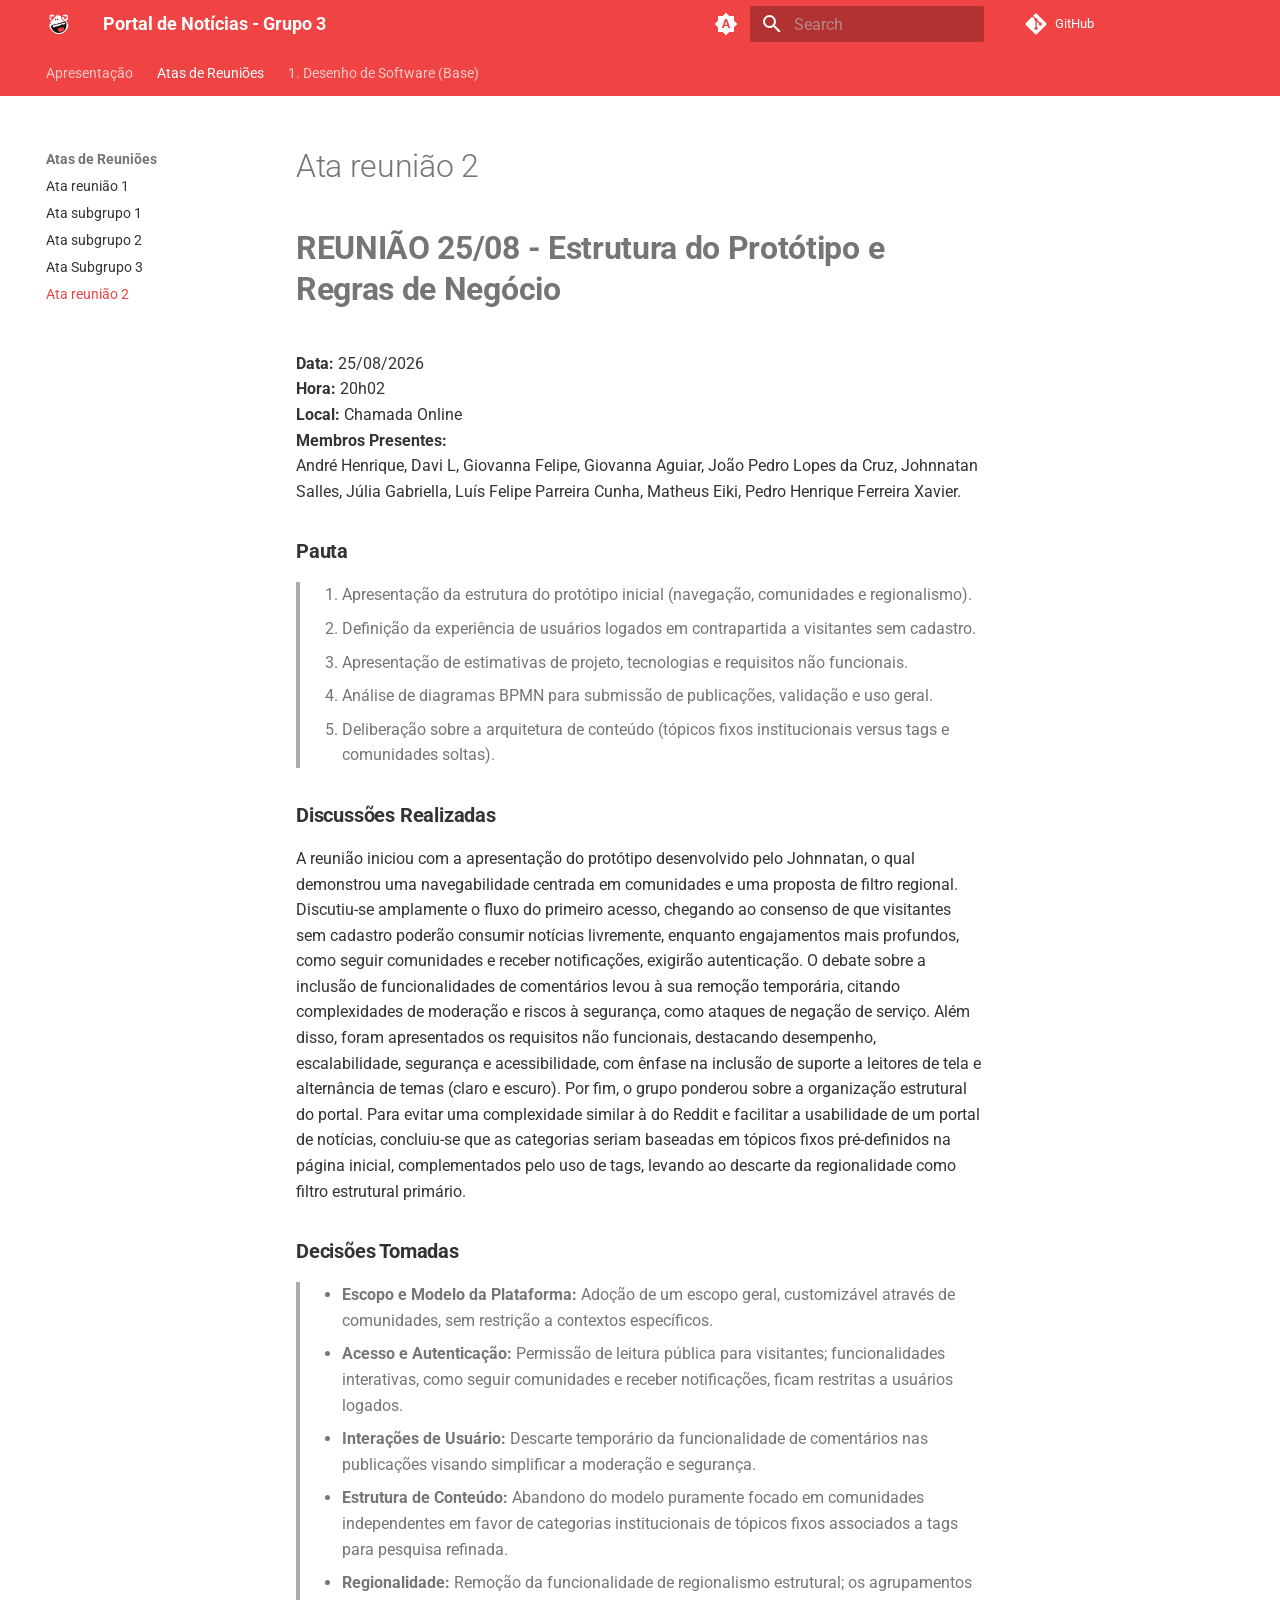
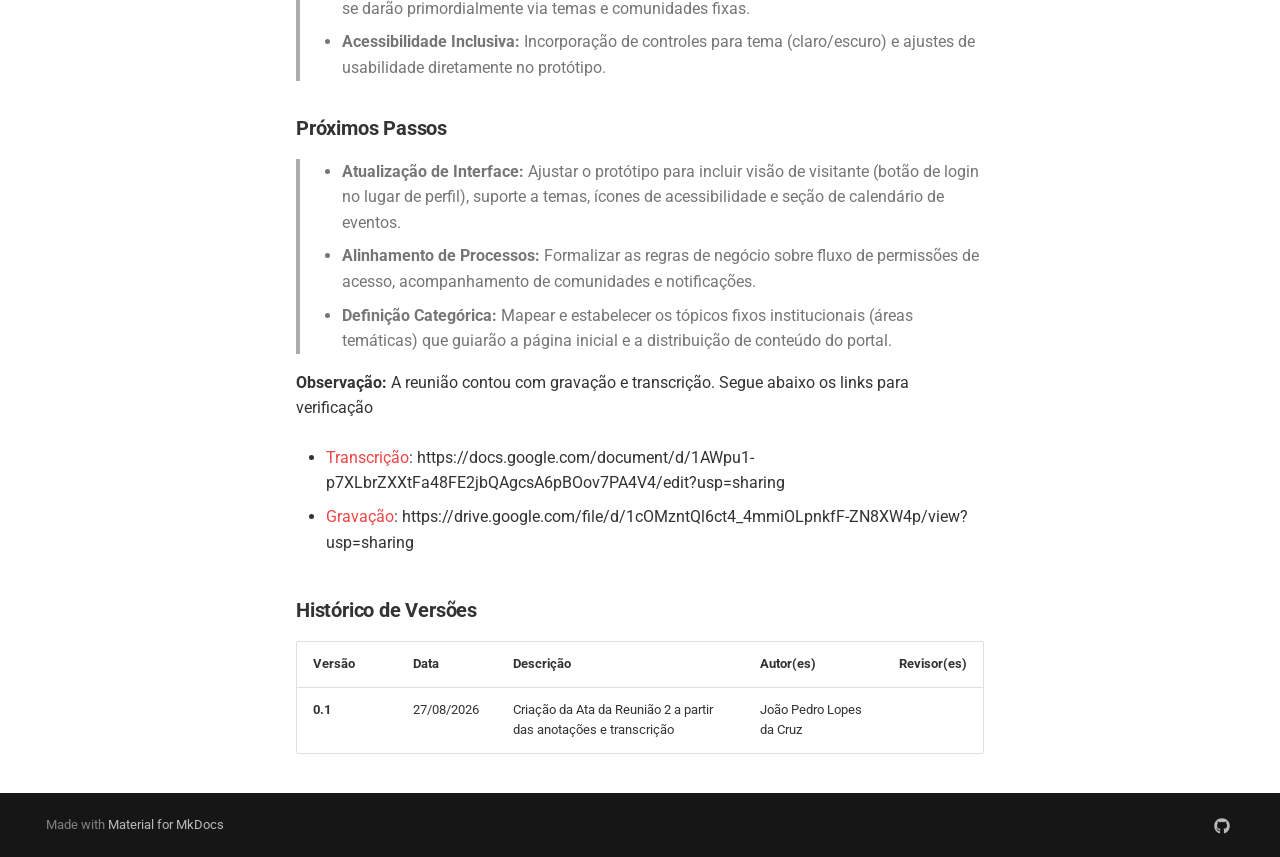
<file: Projeto/Atas_2/index.html>
<!doctype html>
<html lang="en" class="no-js">
  <head>
    
      <meta charset="utf-8">
      <meta name="viewport" content="width=device-width,initial-scale=1">
      
      
      
        <link rel="canonical" href="https://github.com/UnBArqDsw2026-2-Turma01/2026.2-T01-_G3_ProjetoPortalNoticias_Entrega_01/Projeto/Atas_2/">
      
      
        <link rel="prev" href="../Atas_subgrupo_3/">
      
      
        <link rel="next" href="../../Base/1.Base/">
      
      
        
      
      
      <link rel="icon" href="../../assets/images/favicon.png">
      <meta name="generator" content="mkdocs-1.6.1, mkdocs-material-9.7.7">
    
    
      
        <title>Ata reunião 2 - Portal de Notícias - Grupo 3</title>
      
    
    
      <link rel="stylesheet" href="../../assets/stylesheets/main.ec1eaa64.min.css">
      
        
        <link rel="stylesheet" href="../../assets/stylesheets/palette.ab4e12ef.min.css">
      
      


    
    
      
    
    
      
        
        
        <link rel="preconnect" href="https://fonts.gstatic.com" crossorigin>
        <link rel="stylesheet" href="https://fonts.googleapis.com/css?family=Roboto:300,300i,400,400i,700,700i%7CRoboto+Mono:400,400i,700,700i&display=fallback">
        <style>:root{--md-text-font:"Roboto";--md-code-font:"Roboto Mono"}</style>
      
    
    
      <link rel="stylesheet" href="../../stylesheets/custom.css">
    
    <script>__md_scope=new URL("../..",location),__md_hash=e=>[...e].reduce(((e,_)=>(e<<5)-e+_.charCodeAt(0)),0),__md_get=(e,_=localStorage,t=__md_scope)=>JSON.parse(_.getItem(t.pathname+"."+e)),__md_set=(e,_,t=localStorage,a=__md_scope)=>{try{t.setItem(a.pathname+"."+e,JSON.stringify(_))}catch(e){}}</script>
    
      

    
    
  </head>
  
  
    
    
      
    
    
    
    
    <body dir="ltr" data-md-color-scheme="default" data-md-color-primary="indigo" data-md-color-accent="indigo">
  
    
    <input class="md-toggle" data-md-toggle="drawer" type="checkbox" id="__drawer" autocomplete="off">
    <input class="md-toggle" data-md-toggle="search" type="checkbox" id="__search" autocomplete="off">
    <label class="md-overlay" for="__drawer"></label>
    <div data-md-component="skip">
      
        
        <a href="#ata-reuniao-2" class="md-skip">
          Skip to content
        </a>
      
    </div>
    <div data-md-component="announce">
      
    </div>
    
    
      

<header class="md-header" data-md-component="header">
  <nav class="md-header__inner md-grid" aria-label="Header">
    <a href="../.." title="Portal de Notícias - Grupo 3" class="md-header__button md-logo" aria-label="Portal de Notícias - Grupo 3" data-md-component="logo">
      
  <img src="../../assets/SapoBurburinho.svg" alt="logo">

    </a>
    <label class="md-header__button md-icon" for="__drawer">
      
      <svg xmlns="http://www.w3.org/2000/svg" viewBox="0 0 24 24"><path d="M3 6h18v2H3zm0 5h18v2H3zm0 5h18v2H3z"/></svg>
    </label>
    <div class="md-header__title" data-md-component="header-title">
      <div class="md-header__ellipsis">
        <div class="md-header__topic">
          <span class="md-ellipsis">
            Portal de Notícias - Grupo 3
          </span>
        </div>
        <div class="md-header__topic" data-md-component="header-topic">
          <span class="md-ellipsis">
            
              Ata reunião 2
            
          </span>
        </div>
      </div>
    </div>
    
      
        <form class="md-header__option" data-md-component="palette">
  
    
    
    
    <input class="md-option" data-md-color-media="(prefers-color-scheme)" data-md-color-scheme="default" data-md-color-primary="indigo" data-md-color-accent="indigo"  aria-label="Switch to light mode"  type="radio" name="__palette" id="__palette_0">
    
      <label class="md-header__button md-icon" title="Switch to light mode" for="__palette_1" hidden>
        <svg xmlns="http://www.w3.org/2000/svg" viewBox="0 0 24 24"><path d="m14.3 16-.7-2h-3.2l-.7 2H7.8L11 7h2l3.2 9zM20 8.69V4h-4.69L12 .69 8.69 4H4v4.69L.69 12 4 15.31V20h4.69L12 23.31 15.31 20H20v-4.69L23.31 12zm-9.15 3.96h2.3L12 9z"/></svg>
      </label>
    
  
    
    
    
    <input class="md-option" data-md-color-media="(prefers-color-scheme: light)" data-md-color-scheme="default" data-md-color-primary="custom" data-md-color-accent="custom"  aria-label="Switch to dark mode"  type="radio" name="__palette" id="__palette_1">
    
      <label class="md-header__button md-icon" title="Switch to dark mode" for="__palette_2" hidden>
        <svg xmlns="http://www.w3.org/2000/svg" viewBox="0 0 24 24"><path d="M12 8a4 4 0 0 0-4 4 4 4 0 0 0 4 4 4 4 0 0 0 4-4 4 4 0 0 0-4-4m0 10a6 6 0 0 1-6-6 6 6 0 0 1 6-6 6 6 0 0 1 6 6 6 6 0 0 1-6 6m8-9.31V4h-4.69L12 .69 8.69 4H4v4.69L.69 12 4 15.31V20h4.69L12 23.31 15.31 20H20v-4.69L23.31 12z"/></svg>
      </label>
    
  
    
    
    
    <input class="md-option" data-md-color-media="(prefers-color-scheme: dark)" data-md-color-scheme="slate" data-md-color-primary="custom" data-md-color-accent="custom"  aria-label="Switch to system preference"  type="radio" name="__palette" id="__palette_2">
    
      <label class="md-header__button md-icon" title="Switch to system preference" for="__palette_0" hidden>
        <svg xmlns="http://www.w3.org/2000/svg" viewBox="0 0 24 24"><path d="M12 18c-.89 0-1.74-.2-2.5-.55C11.56 16.5 13 14.42 13 12s-1.44-4.5-3.5-5.45C10.26 6.2 11.11 6 12 6a6 6 0 0 1 6 6 6 6 0 0 1-6 6m8-9.31V4h-4.69L12 .69 8.69 4H4v4.69L.69 12 4 15.31V20h4.69L12 23.31 15.31 20H20v-4.69L23.31 12z"/></svg>
      </label>
    
  
</form>
      
    
    
      <script>var palette=__md_get("__palette");if(palette&&palette.color){if("(prefers-color-scheme)"===palette.color.media){var media=matchMedia("(prefers-color-scheme: light)"),input=document.querySelector(media.matches?"[data-md-color-media='(prefers-color-scheme: light)']":"[data-md-color-media='(prefers-color-scheme: dark)']");palette.color.media=input.getAttribute("data-md-color-media"),palette.color.scheme=input.getAttribute("data-md-color-scheme"),palette.color.primary=input.getAttribute("data-md-color-primary"),palette.color.accent=input.getAttribute("data-md-color-accent")}for(var[key,value]of Object.entries(palette.color))document.body.setAttribute("data-md-color-"+key,value)}</script>
    
    
    
      
      
        <label class="md-header__button md-icon" for="__search">
          
          <svg xmlns="http://www.w3.org/2000/svg" viewBox="0 0 24 24"><path d="M9.5 3A6.5 6.5 0 0 1 16 9.5c0 1.61-.59 3.09-1.56 4.23l.27.27h.79l5 5-1.5 1.5-5-5v-.79l-.27-.27A6.52 6.52 0 0 1 9.5 16 6.5 6.5 0 0 1 3 9.5 6.5 6.5 0 0 1 9.5 3m0 2C7 5 5 7 5 9.5S7 14 9.5 14 14 12 14 9.5 12 5 9.5 5"/></svg>
        </label>
        <div class="md-search" data-md-component="search" role="dialog">
  <label class="md-search__overlay" for="__search"></label>
  <div class="md-search__inner" role="search">
    <form class="md-search__form" name="search">
      <input type="text" class="md-search__input" name="query" aria-label="Search" placeholder="Search" autocapitalize="off" autocorrect="off" autocomplete="off" spellcheck="false" data-md-component="search-query" required>
      <label class="md-search__icon md-icon" for="__search">
        
        <svg xmlns="http://www.w3.org/2000/svg" viewBox="0 0 24 24"><path d="M9.5 3A6.5 6.5 0 0 1 16 9.5c0 1.61-.59 3.09-1.56 4.23l.27.27h.79l5 5-1.5 1.5-5-5v-.79l-.27-.27A6.52 6.52 0 0 1 9.5 16 6.5 6.5 0 0 1 3 9.5 6.5 6.5 0 0 1 9.5 3m0 2C7 5 5 7 5 9.5S7 14 9.5 14 14 12 14 9.5 12 5 9.5 5"/></svg>
        
        <svg xmlns="http://www.w3.org/2000/svg" viewBox="0 0 24 24"><path d="M20 11v2H8l5.5 5.5-1.42 1.42L4.16 12l7.92-7.92L13.5 5.5 8 11z"/></svg>
      </label>
      <nav class="md-search__options" aria-label="Search">
        
        <button type="reset" class="md-search__icon md-icon" title="Clear" aria-label="Clear" tabindex="-1">
          
          <svg xmlns="http://www.w3.org/2000/svg" viewBox="0 0 24 24"><path d="M19 6.41 17.59 5 12 10.59 6.41 5 5 6.41 10.59 12 5 17.59 6.41 19 12 13.41 17.59 19 19 17.59 13.41 12z"/></svg>
        </button>
      </nav>
      
    </form>
    <div class="md-search__output">
      <div class="md-search__scrollwrap" tabindex="0" data-md-scrollfix>
        <div class="md-search-result" data-md-component="search-result">
          <div class="md-search-result__meta">
            Initializing search
          </div>
          <ol class="md-search-result__list" role="presentation"></ol>
        </div>
      </div>
    </div>
  </div>
</div>
      
    
    
      <div class="md-header__source">
        <a href="https://github.com/UnBArqDsw2026-2-Turma01/2026.2-T01-_G3_ProjetoPortalNoticias_Entrega_01" title="Go to repository" class="md-source" data-md-component="source">
  <div class="md-source__icon md-icon">
    
    <svg xmlns="http://www.w3.org/2000/svg" viewBox="0 0 448 512"><!--! Font Awesome Free 7.1.0 by @fontawesome - https://fontawesome.com License - https://fontawesome.com/license/free (Icons: CC BY 4.0, Fonts: SIL OFL 1.1, Code: MIT License) Copyright 2025 Fonticons, Inc.--><path d="M439.6 236.1 244 40.5c-5.4-5.5-12.8-8.5-20.4-8.5s-15 3-20.4 8.4L162.5 81l51.5 51.5c27.1-9.1 52.7 16.8 43.4 43.7l49.7 49.7c34.2-11.8 61.2 31 35.5 56.7-26.5 26.5-70.2-2.9-56-37.3L240.3 199v121.9c25.3 12.5 22.3 41.8 9.1 55-6.4 6.4-15.2 10.1-24.3 10.1s-17.8-3.6-24.3-10.1c-17.6-17.6-11.1-46.9 11.2-56v-123c-20.8-8.5-24.6-30.7-18.6-45L142.6 101 8.5 235.1C3 240.6 0 247.9 0 255.5s3 15 8.5 20.4l195.6 195.7c5.4 5.4 12.7 8.4 20.4 8.4s15-3 20.4-8.4l194.7-194.7c5.4-5.4 8.4-12.8 8.4-20.4s-3-15-8.4-20.4"/></svg>
  </div>
  <div class="md-source__repository">
    GitHub
  </div>
</a>
      </div>
    
  </nav>
  
</header>
    
    <div class="md-container" data-md-component="container">
      
      
        
          
            
<nav class="md-tabs" aria-label="Tabs" data-md-component="tabs">
  <div class="md-grid">
    <ul class="md-tabs__list">
      
        
  
  
  
  
    <li class="md-tabs__item">
      <a href="../.." class="md-tabs__link">
        
  
  
    
  
  Apresentação

      </a>
    </li>
  

      
        
  
  
  
    
  
  
    
    
      <li class="md-tabs__item md-tabs__item--active">
        <a href="../Atas_1/" class="md-tabs__link">
          
  
  
  Atas de Reuniões

        </a>
      </li>
    
  

      
        
  
  
  
  
    
    
      <li class="md-tabs__item">
        <a href="../../Base/1.Base/" class="md-tabs__link">
          
  
  
  1. Desenho de Software (Base)

        </a>
      </li>
    
  

      
    </ul>
  </div>
</nav>
          
        
      
      <main class="md-main" data-md-component="main">
        <div class="md-main__inner md-grid">
          
            
              
              <div class="md-sidebar md-sidebar--primary" data-md-component="sidebar" data-md-type="navigation" >
                <div class="md-sidebar__scrollwrap">
                  <div class="md-sidebar__inner">
                    


  


<nav class="md-nav md-nav--primary md-nav--lifted" aria-label="Navigation" data-md-level="0">
  <label class="md-nav__title" for="__drawer">
    <a href="../.." title="Portal de Notícias - Grupo 3" class="md-nav__button md-logo" aria-label="Portal de Notícias - Grupo 3" data-md-component="logo">
      
  <img src="../../assets/SapoBurburinho.svg" alt="logo">

    </a>
    Portal de Notícias - Grupo 3
  </label>
  
    <div class="md-nav__source">
      <a href="https://github.com/UnBArqDsw2026-2-Turma01/2026.2-T01-_G3_ProjetoPortalNoticias_Entrega_01" title="Go to repository" class="md-source" data-md-component="source">
  <div class="md-source__icon md-icon">
    
    <svg xmlns="http://www.w3.org/2000/svg" viewBox="0 0 448 512"><!--! Font Awesome Free 7.1.0 by @fontawesome - https://fontawesome.com License - https://fontawesome.com/license/free (Icons: CC BY 4.0, Fonts: SIL OFL 1.1, Code: MIT License) Copyright 2025 Fonticons, Inc.--><path d="M439.6 236.1 244 40.5c-5.4-5.5-12.8-8.5-20.4-8.5s-15 3-20.4 8.4L162.5 81l51.5 51.5c27.1-9.1 52.7 16.8 43.4 43.7l49.7 49.7c34.2-11.8 61.2 31 35.5 56.7-26.5 26.5-70.2-2.9-56-37.3L240.3 199v121.9c25.3 12.5 22.3 41.8 9.1 55-6.4 6.4-15.2 10.1-24.3 10.1s-17.8-3.6-24.3-10.1c-17.6-17.6-11.1-46.9 11.2-56v-123c-20.8-8.5-24.6-30.7-18.6-45L142.6 101 8.5 235.1C3 240.6 0 247.9 0 255.5s3 15 8.5 20.4l195.6 195.7c5.4 5.4 12.7 8.4 20.4 8.4s15-3 20.4-8.4l194.7-194.7c5.4-5.4 8.4-12.8 8.4-20.4s-3-15-8.4-20.4"/></svg>
  </div>
  <div class="md-source__repository">
    GitHub
  </div>
</a>
    </div>
  
  <ul class="md-nav__list" data-md-scrollfix>
    
      
      
  
  
  
  
    <li class="md-nav__item">
      <a href="../.." class="md-nav__link">
        
  
  
  <span class="md-ellipsis">
    
  
    Apresentação
  

    
  </span>
  
  

      </a>
    </li>
  

    
      
      
  
  
    
  
  
  
    
    
    
    
      
        
        
      
      
    
    
    <li class="md-nav__item md-nav__item--active md-nav__item--section md-nav__item--nested">
      
        
        
        <input class="md-nav__toggle md-toggle " type="checkbox" id="__nav_2" checked>
        
          
          <label class="md-nav__link" for="__nav_2" id="__nav_2_label" tabindex="">
            
  
  
  <span class="md-ellipsis">
    
  
    Atas de Reuniões
  

    
  </span>
  
  

            <span class="md-nav__icon md-icon"></span>
          </label>
        
        <nav class="md-nav" data-md-level="1" aria-labelledby="__nav_2_label" aria-expanded="true">
          <label class="md-nav__title" for="__nav_2">
            <span class="md-nav__icon md-icon"></span>
            
  
    Atas de Reuniões
  

          </label>
          <ul class="md-nav__list" data-md-scrollfix>
            
              
                
  
  
  
  
    <li class="md-nav__item">
      <a href="../Atas_1/" class="md-nav__link">
        
  
  
  <span class="md-ellipsis">
    
  
    Ata reunião 1
  

    
  </span>
  
  

      </a>
    </li>
  

              
            
              
                
  
  
  
  
    <li class="md-nav__item">
      <a href="../Atas_subgrupo_1/" class="md-nav__link">
        
  
  
  <span class="md-ellipsis">
    
  
    Ata subgrupo 1
  

    
  </span>
  
  

      </a>
    </li>
  

              
            
              
                
  
  
  
  
    <li class="md-nav__item">
      <a href="../Atas_subgrupo_2/" class="md-nav__link">
        
  
  
  <span class="md-ellipsis">
    
  
    Ata subgrupo 2
  

    
  </span>
  
  

      </a>
    </li>
  

              
            
              
                
  
  
  
  
    <li class="md-nav__item">
      <a href="../Atas_subgrupo_3/" class="md-nav__link">
        
  
  
  <span class="md-ellipsis">
    
  
    Ata Subgrupo 3
  

    
  </span>
  
  

      </a>
    </li>
  

              
            
              
                
  
  
    
  
  
  
    <li class="md-nav__item md-nav__item--active">
      
      <input class="md-nav__toggle md-toggle" type="checkbox" id="__toc">
      
      
        
      
      
      <a href="./" class="md-nav__link md-nav__link--active">
        
  
  
  <span class="md-ellipsis">
    
  
    Ata reunião 2
  

    
  </span>
  
  

      </a>
      
    </li>
  

              
            
          </ul>
        </nav>
      
    </li>
  

    
      
      
  
  
  
  
    
    
    
    
      
      
    
    
    <li class="md-nav__item md-nav__item--nested">
      
        
        
        <input class="md-nav__toggle md-toggle " type="checkbox" id="__nav_3" >
        
          
          <label class="md-nav__link" for="__nav_3" id="__nav_3_label" tabindex="0">
            
  
  
  <span class="md-ellipsis">
    
  
    1. Desenho de Software (Base)
  

    
  </span>
  
  

            <span class="md-nav__icon md-icon"></span>
          </label>
        
        <nav class="md-nav" data-md-level="1" aria-labelledby="__nav_3_label" aria-expanded="false">
          <label class="md-nav__title" for="__nav_3">
            <span class="md-nav__icon md-icon"></span>
            
  
    1. Desenho de Software (Base)
  

          </label>
          <ul class="md-nav__list" data-md-scrollfix>
            
              
                
  
  
  
  
    <li class="md-nav__item">
      <a href="../../Base/1.Base/" class="md-nav__link">
        
  
  
  <span class="md-ellipsis">
    
  
    1. Base
  

    
  </span>
  
  

      </a>
    </li>
  

              
            
              
                
  
  
  
  
    
    
    
    
      
      
    
    
    <li class="md-nav__item md-nav__item--nested">
      
        
        
        <input class="md-nav__toggle md-toggle " type="checkbox" id="__nav_3_2" >
        
          
          <label class="md-nav__link" for="__nav_3_2" id="__nav_3_2_label" tabindex="0">
            
  
  
  <span class="md-ellipsis">
    
  
    Relatórios
  

    
  </span>
  
  

            <span class="md-nav__icon md-icon"></span>
          </label>
        
        <nav class="md-nav" data-md-level="2" aria-labelledby="__nav_3_2_label" aria-expanded="false">
          <label class="md-nav__title" for="__nav_3_2">
            <span class="md-nav__icon md-icon"></span>
            
  
    Relatórios
  

          </label>
          <ul class="md-nav__list" data-md-scrollfix>
            
              
                
  
  
  
  
    <li class="md-nav__item">
      <a href="../../Base/Relat%C3%B3rios/1.1.1.SubEquipe_01/" class="md-nav__link">
        
  
  
  <span class="md-ellipsis">
    
  
    1.1.1. SubEquipe 01
  

    
  </span>
  
  

      </a>
    </li>
  

              
            
              
                
  
  
  
  
    <li class="md-nav__item">
      <a href="../../Base/Relat%C3%B3rios/1.1.2.SubEquipe_02/" class="md-nav__link">
        
  
  
  <span class="md-ellipsis">
    
  
    1.1.2. SubEquipe 02
  

    
  </span>
  
  

      </a>
    </li>
  

              
            
              
                
  
  
  
  
    <li class="md-nav__item">
      <a href="../../Base/Relat%C3%B3rios/1.1.3.SubEquipe_03/" class="md-nav__link">
        
  
  
  <span class="md-ellipsis">
    
  
    1.1.3. SubEquipe 03
  

    
  </span>
  
  

      </a>
    </li>
  

              
            
          </ul>
        </nav>
      
    </li>
  

              
            
              
                
  
  
  
  
    <li class="md-nav__item">
      <a href="../../Base/1.2.ParticipacoesBase/" class="md-nav__link">
        
  
  
  <span class="md-ellipsis">
    
  
    1.2. Participações - Base
  

    
  </span>
  
  

      </a>
    </li>
  

              
            
              
                
  
  
  
  
    <li class="md-nav__item">
      <a href="../../Base/1.3.IniciativasExtras/" class="md-nav__link">
        
  
  
  <span class="md-ellipsis">
    
  
    1.3. Iniciativas Extras - Base
  

    
  </span>
  
  

      </a>
    </li>
  

              
            
          </ul>
        </nav>
      
    </li>
  

    
  </ul>
</nav>
                  </div>
                </div>
              </div>
            
            
              
              <div class="md-sidebar md-sidebar--secondary" data-md-component="sidebar" data-md-type="toc" >
                <div class="md-sidebar__scrollwrap">
                  <div class="md-sidebar__inner">
                    

<nav class="md-nav md-nav--secondary" aria-label="Table of contents">
  
  
  
    
  
  
</nav>
                  </div>
                </div>
              </div>
            
          
          
            <div class="md-content" data-md-component="content">
              
              <article class="md-content__inner md-typeset">
                
                  


  
  


<h1 id="ata-reuniao-2">Ata reunião 2</h1>
<h1 id="reuniao-2508-estrutura-do-prototipo-e-regras-de-negocio"><strong>REUNIÃO 25/08 - Estrutura do Protótipo e Regras de Negócio</strong></h1>
<p><strong>Data:</strong> 25/08/2026<br />
<strong>Hora:</strong> 20h02<br />
<strong>Local:</strong> Chamada Online<br />
<strong>Membros Presentes:</strong><br />
André Henrique, Davi L, Giovanna Felipe, Giovanna Aguiar, João Pedro Lopes da Cruz, Johnnatan Salles, Júlia Gabriella, Luís Felipe Parreira Cunha, Matheus Eiki, Pedro Henrique Ferreira Xavier.</p>
<h3 id="pauta"><strong>Pauta</strong></h3>
<blockquote>
<ol>
<li>Apresentação da estrutura do protótipo inicial (navegação, comunidades e regionalismo).</li>
<li>Definição da experiência de usuários logados em contrapartida a visitantes sem cadastro.</li>
<li>Apresentação de estimativas de projeto, tecnologias e requisitos não funcionais.</li>
<li>Análise de diagramas BPMN para submissão de publicações, validação e uso geral.</li>
<li>Deliberação sobre a arquitetura de conteúdo (tópicos fixos institucionais versus tags e comunidades soltas).</li>
</ol>
</blockquote>
<h3 id="_1"></h3>
<h3 id="discussoes-realizadas"><strong>Discussões Realizadas</strong></h3>
<p>A reunião iniciou com a apresentação do protótipo desenvolvido pelo Johnnatan, o qual demonstrou uma navegabilidade centrada em comunidades e uma proposta de filtro regional. Discutiu-se amplamente o fluxo do primeiro acesso, chegando ao consenso de que visitantes sem cadastro poderão consumir notícias livremente, enquanto engajamentos mais profundos, como seguir comunidades e receber notificações, exigirão autenticação. O debate sobre a inclusão de funcionalidades de comentários levou à sua remoção temporária, citando complexidades de moderação e riscos à segurança, como ataques de negação de serviço. Além disso, foram apresentados os requisitos não funcionais, destacando desempenho, escalabilidade, segurança e acessibilidade, com ênfase na inclusão de suporte a leitores de tela e alternância de temas (claro e escuro). Por fim, o grupo ponderou sobre a organização estrutural do portal. Para evitar uma complexidade similar à do Reddit e facilitar a usabilidade de um portal de notícias, concluiu-se que as categorias seriam baseadas em tópicos fixos pré-definidos na página inicial, complementados pelo uso de tags, levando ao descarte da regionalidade como filtro estrutural primário.</p>
<h3 id="_2"></h3>
<h3 id="decisoes-tomadas"><strong>Decisões Tomadas</strong></h3>
<blockquote>
<ul>
<li><strong>Escopo e Modelo da Plataforma:</strong> Adoção de um escopo geral, customizável através de comunidades, sem restrição a contextos específicos.  </li>
<li><strong>Acesso e Autenticação:</strong> Permissão de leitura pública para visitantes; funcionalidades interativas, como seguir comunidades e receber notificações, ficam restritas a usuários logados.  </li>
<li><strong>Interações de Usuário:</strong> Descarte temporário da funcionalidade de comentários nas publicações visando simplificar a moderação e segurança.  </li>
<li><strong>Estrutura de Conteúdo:</strong> Abandono do modelo puramente focado em comunidades independentes em favor de categorias institucionais de tópicos fixos associados a tags para pesquisa refinada.  </li>
<li><strong>Regionalidade:</strong> Remoção da funcionalidade de regionalismo estrutural; os agrupamentos se darão primordialmente via temas e comunidades fixas.  </li>
<li><strong>Acessibilidade Inclusiva:</strong> Incorporação de controles para tema (claro/escuro) e ajustes de usabilidade diretamente no protótipo.</li>
</ul>
</blockquote>
<h3 id="_3"></h3>
<h3 id="proximos-passos"><strong>Próximos Passos</strong></h3>
<blockquote>
<ul>
<li><strong>Atualização de Interface:</strong> Ajustar o protótipo para incluir visão de visitante (botão de login no lugar de perfil), suporte a temas, ícones de acessibilidade e seção de calendário de eventos.  </li>
<li><strong>Alinhamento de Processos:</strong> Formalizar as regras de negócio sobre fluxo de permissões de acesso, acompanhamento de comunidades e notificações.  </li>
<li><strong>Definição Categórica:</strong> Mapear e estabelecer os tópicos fixos institucionais (áreas temáticas) que guiarão a página inicial e a distribuição de conteúdo do portal.</li>
</ul>
</blockquote>
<p><strong>Observação:</strong> A reunião contou com gravação e transcrição. Segue abaixo os links para verificação</p>
<ul>
<li>
<p><a href="https://docs.google.com/document/d/1AWpu1-p7XLbrZXXtFa48FE2jbQAgcsA6pBOov7PA4V4/edit?usp=sharing">Transcrição</a>: https://docs.google.com/document/d/1AWpu1-p7XLbrZXXtFa48FE2jbQAgcsA6pBOov7PA4V4/edit?usp=sharing</p>
</li>
<li>
<p><a href="https://drive.google.com/file/d/1cOMzntQl6ct4_4mmiOLpnkfF-ZN8XW4p/view?usp=sharing">Gravação</a>: https://drive.google.com/file/d/1cOMzntQl6ct4_4mmiOLpnkfF-ZN8XW4p/view?usp=sharing</p>
</li>
</ul>
<h3 id="_4"></h3>
<h3 id="historico-de-versoes"><strong>Histórico de Versões</strong></h3>
<table>
<thead>
<tr>
<th style="text-align: left;">Versão</th>
<th style="text-align: left;">Data</th>
<th style="text-align: left;">Descrição</th>
<th style="text-align: left;">Autor(es)</th>
<th style="text-align: left;">Revisor(es)</th>
</tr>
</thead>
<tbody>
<tr>
<td style="text-align: left;"><strong>0.1</strong></td>
<td style="text-align: left;">27/08/2026</td>
<td style="text-align: left;">Criação da Ata da Reunião 2 a partir das anotações e transcrição</td>
<td style="text-align: left;">João Pedro Lopes da Cruz</td>
<td style="text-align: left;"></td>
</tr>
</tbody>
</table>












                
              </article>
            </div>
          
          
<script>var target=document.getElementById(location.hash.slice(1));target&&target.name&&(target.checked=target.name.startsWith("__tabbed_"))</script>
        </div>
        
          <button type="button" class="md-top md-icon" data-md-component="top" hidden>
  
  <svg xmlns="http://www.w3.org/2000/svg" viewBox="0 0 24 24"><path d="M13 20h-2V8l-5.5 5.5-1.42-1.42L12 4.16l7.92 7.92-1.42 1.42L13 8z"/></svg>
  Back to top
</button>
        
      </main>
      
        <footer class="md-footer">
  
  <div class="md-footer-meta md-typeset">
    <div class="md-footer-meta__inner md-grid">
      <div class="md-copyright">
  
  
    Made with
    <a href="https://squidfunk.github.io/mkdocs-material/" target="_blank" rel="noopener">
      Material for MkDocs
    </a>
  
</div>
      
        
<div class="md-social">
  
    
    
    
    
      
      
    
    <a href="https://github.com/UnBArqDsw2026-2-Turma01/2026.2-T01-_G3_ProjetoPortalNoticias_Entrega_01" target="_blank" rel="noopener" title="github.com" class="md-social__link">
      <svg xmlns="http://www.w3.org/2000/svg" viewBox="0 0 512 512"><!--! Font Awesome Free 7.1.0 by @fontawesome - https://fontawesome.com License - https://fontawesome.com/license/free (Icons: CC BY 4.0, Fonts: SIL OFL 1.1, Code: MIT License) Copyright 2025 Fonticons, Inc.--><path d="M173.9 397.4c0 2-2.3 3.6-5.2 3.6-3.3.3-5.6-1.3-5.6-3.6 0-2 2.3-3.6 5.2-3.6 3-.3 5.6 1.3 5.6 3.6m-31.1-4.5c-.7 2 1.3 4.3 4.3 4.9 2.6 1 5.6 0 6.2-2s-1.3-4.3-4.3-5.2c-2.6-.7-5.5.3-6.2 2.3m44.2-1.7c-2.9.7-4.9 2.6-4.6 4.9.3 2 2.9 3.3 5.9 2.6 2.9-.7 4.9-2.6 4.6-4.6-.3-1.9-3-3.2-5.9-2.9M252.8 8C114.1 8 8 113.3 8 252c0 110.9 69.8 205.8 169.5 239.2 12.8 2.3 17.3-5.6 17.3-12.1 0-6.2-.3-40.4-.3-61.4 0 0-70 15-84.7-29.8 0 0-11.4-29.1-27.8-36.6 0 0-22.9-15.7 1.6-15.4 0 0 24.9 2 38.6 25.8 21.9 38.6 58.6 27.5 72.9 20.9 2.3-16 8.8-27.1 16-33.7-55.9-6.2-112.3-14.3-112.3-110.5 0-27.5 7.6-41.3 23.6-58.9-2.6-6.5-11.1-33.3 2.6-67.9 20.9-6.5 69 27 69 27 20-5.6 41.5-8.5 62.8-8.5s42.8 2.9 62.8 8.5c0 0 48.1-33.6 69-27 13.7 34.7 5.2 61.4 2.6 67.9 16 17.7 25.8 31.5 25.8 58.9 0 96.5-58.9 104.2-114.8 110.5 9.2 7.9 17 22.9 17 46.4 0 33.7-.3 75.4-.3 83.6 0 6.5 4.6 14.4 17.3 12.1C436.2 457.8 504 362.9 504 252 504 113.3 391.5 8 252.8 8M105.2 352.9c-1.3 1-1 3.3.7 5.2 1.6 1.6 3.9 2.3 5.2 1 1.3-1 1-3.3-.7-5.2-1.6-1.6-3.9-2.3-5.2-1m-10.8-8.1c-.7 1.3.3 2.9 2.3 3.9 1.6 1 3.6.7 4.3-.7.7-1.3-.3-2.9-2.3-3.9-2-.6-3.6-.3-4.3.7m32.4 35.6c-1.6 1.3-1 4.3 1.3 6.2 2.3 2.3 5.2 2.6 6.5 1 1.3-1.3.7-4.3-1.3-6.2-2.2-2.3-5.2-2.6-6.5-1m-11.4-14.7c-1.6 1-1.6 3.6 0 5.9s4.3 3.3 5.6 2.3c1.6-1.3 1.6-3.9 0-6.2-1.4-2.3-4-3.3-5.6-2"/></svg>
    </a>
  
</div>
      
    </div>
  </div>
</footer>
      
    </div>
    <div class="md-dialog" data-md-component="dialog">
      <div class="md-dialog__inner md-typeset"></div>
    </div>
    
      <div class="md-progress" data-md-component="progress" role="progressbar"></div>
    
    
    
      
      
      <script id="__config" type="application/json">{"annotate": null, "base": "../..", "features": ["navigation.tabs", "content.code.copy", "navigation.instant", "navigation.instant.progress", "navigation.top"], "search": "../../assets/javascripts/workers/search.2c215733.min.js", "tags": null, "translations": {"clipboard.copied": "Copied to clipboard", "clipboard.copy": "Copy to clipboard", "search.result.more.one": "1 more on this page", "search.result.more.other": "# more on this page", "search.result.none": "No matching documents", "search.result.one": "1 matching document", "search.result.other": "# matching documents", "search.result.placeholder": "Type to start searching", "search.result.term.missing": "Missing", "select.version": "Select version"}, "version": null}</script>
    
    
      <script src="../../assets/javascripts/bundle.d7400e89.min.js"></script>
      
    
  </body>
</html>
</file>
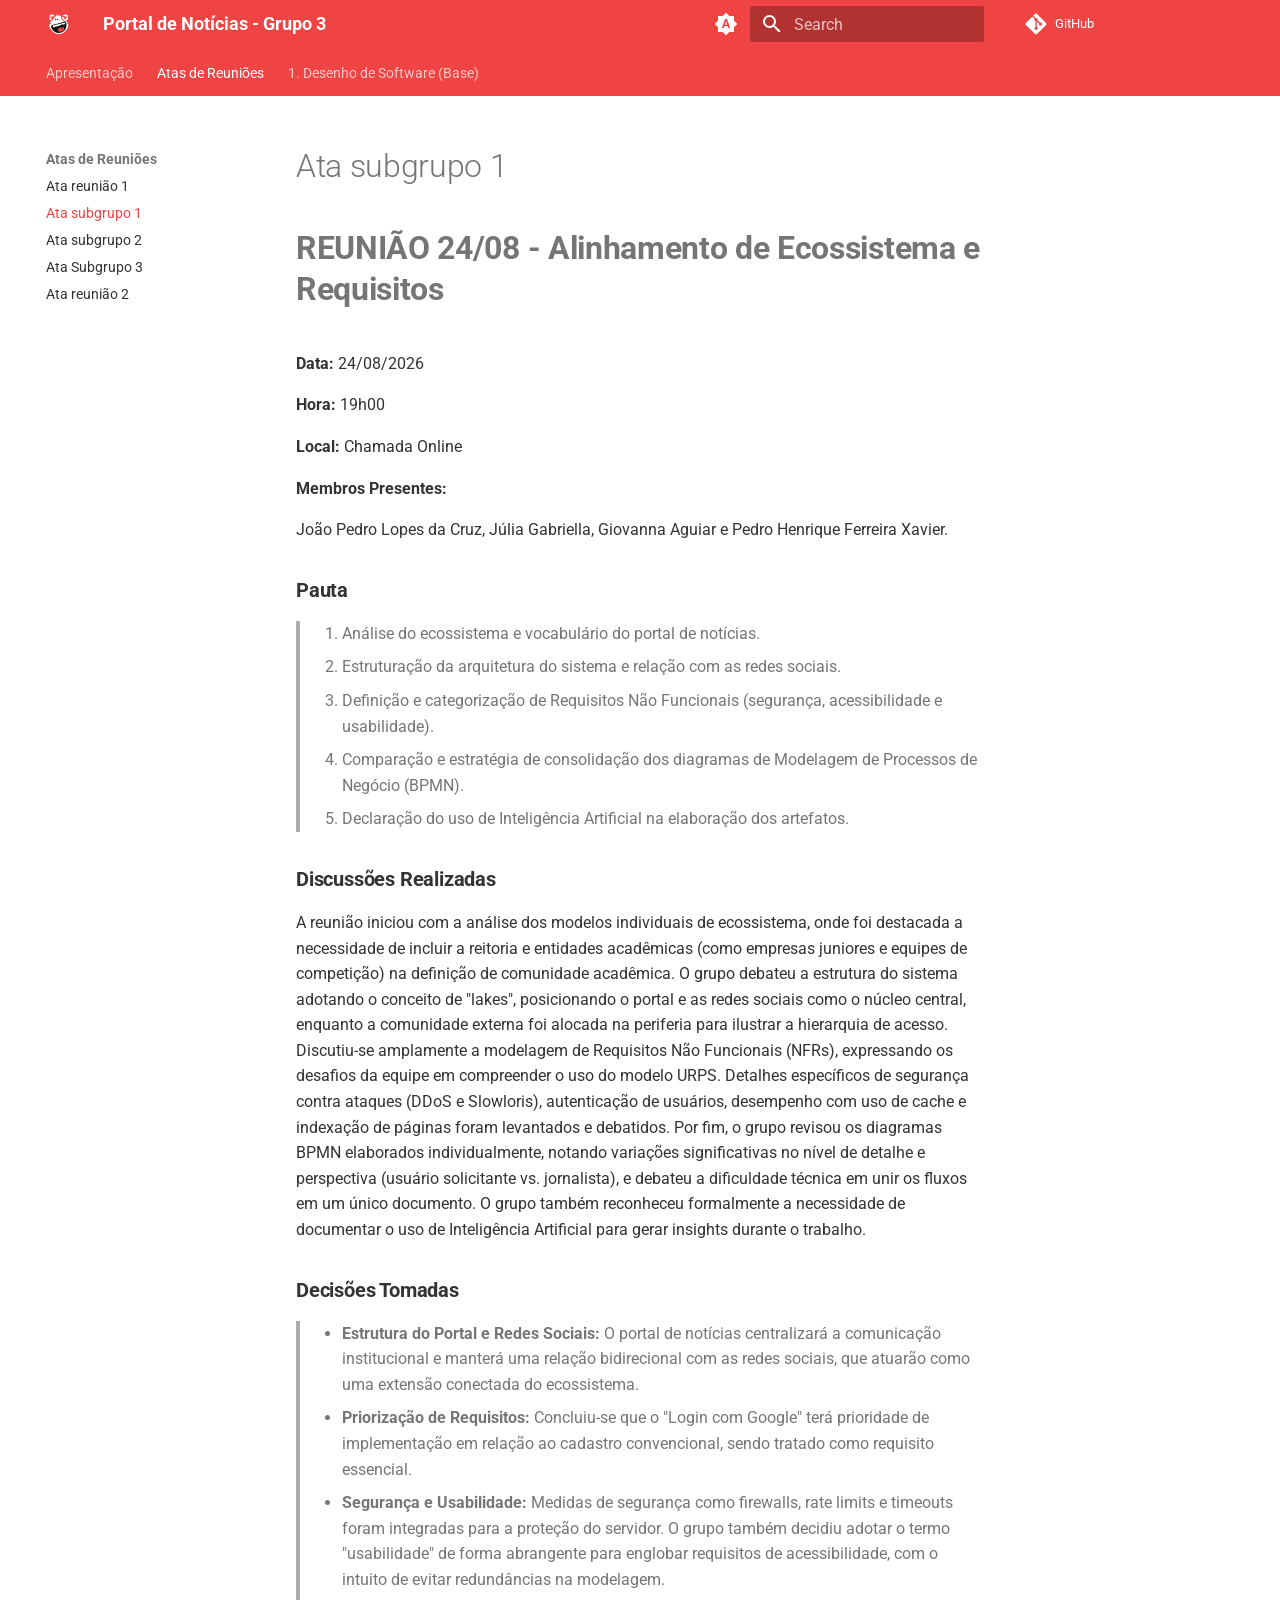
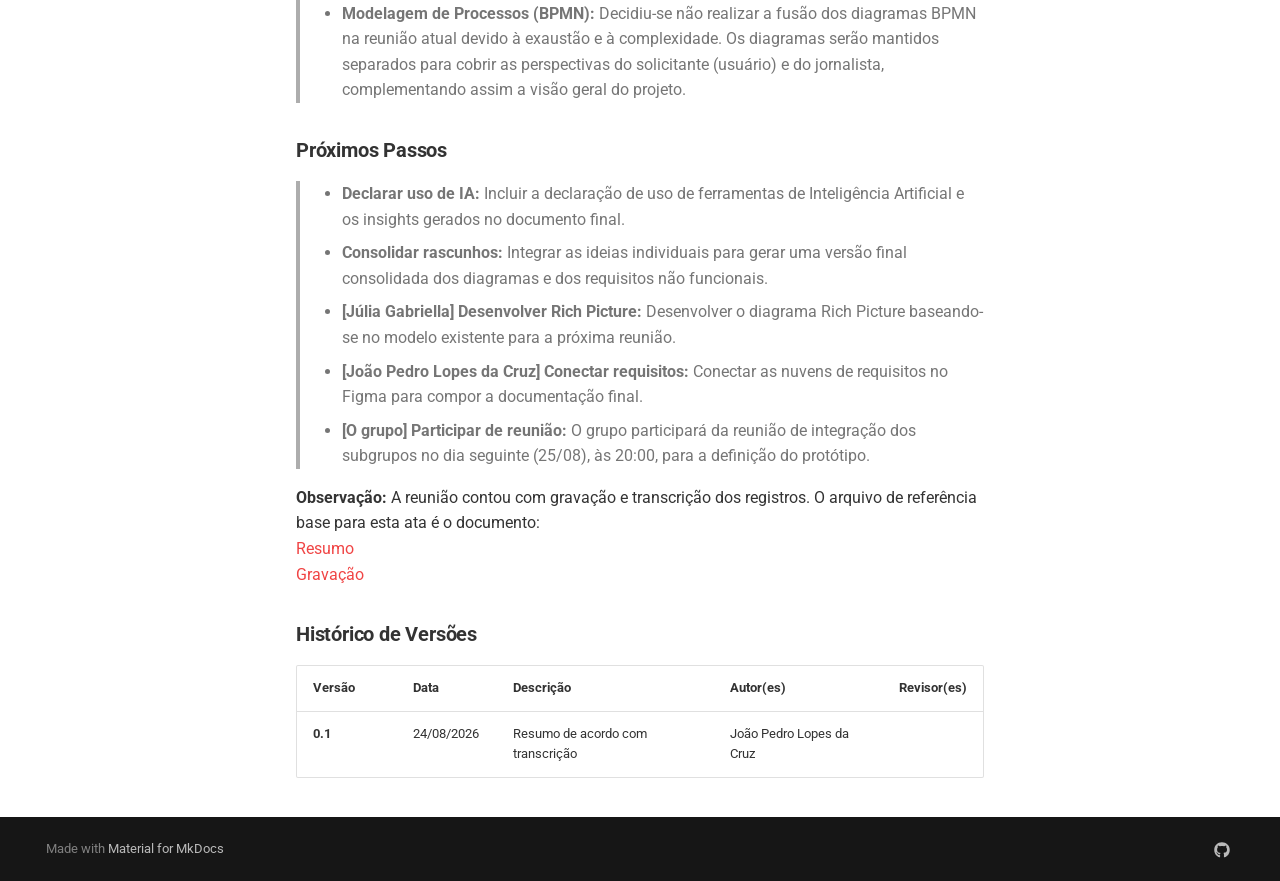
<file: Projeto/Atas_subgrupo_1/index.html>
<!doctype html>
<html lang="en" class="no-js">
  <head>
    
      <meta charset="utf-8">
      <meta name="viewport" content="width=device-width,initial-scale=1">
      
      
      
        <link rel="canonical" href="https://github.com/UnBArqDsw2026-2-Turma01/2026.2-T01-_G3_ProjetoPortalNoticias_Entrega_01/Projeto/Atas_subgrupo_1/">
      
      
        <link rel="prev" href="../Atas_1/">
      
      
        <link rel="next" href="../Atas_subgrupo_2/">
      
      
        
      
      
      <link rel="icon" href="../../assets/images/favicon.png">
      <meta name="generator" content="mkdocs-1.6.1, mkdocs-material-9.7.7">
    
    
      
        <title>Ata subgrupo 1 - Portal de Notícias - Grupo 3</title>
      
    
    
      <link rel="stylesheet" href="../../assets/stylesheets/main.ec1eaa64.min.css">
      
        
        <link rel="stylesheet" href="../../assets/stylesheets/palette.ab4e12ef.min.css">
      
      


    
    
      
    
    
      
        
        
        <link rel="preconnect" href="https://fonts.gstatic.com" crossorigin>
        <link rel="stylesheet" href="https://fonts.googleapis.com/css?family=Roboto:300,300i,400,400i,700,700i%7CRoboto+Mono:400,400i,700,700i&display=fallback">
        <style>:root{--md-text-font:"Roboto";--md-code-font:"Roboto Mono"}</style>
      
    
    
      <link rel="stylesheet" href="../../stylesheets/custom.css">
    
    <script>__md_scope=new URL("../..",location),__md_hash=e=>[...e].reduce(((e,_)=>(e<<5)-e+_.charCodeAt(0)),0),__md_get=(e,_=localStorage,t=__md_scope)=>JSON.parse(_.getItem(t.pathname+"."+e)),__md_set=(e,_,t=localStorage,a=__md_scope)=>{try{t.setItem(a.pathname+"."+e,JSON.stringify(_))}catch(e){}}</script>
    
      

    
    
  </head>
  
  
    
    
      
    
    
    
    
    <body dir="ltr" data-md-color-scheme="default" data-md-color-primary="indigo" data-md-color-accent="indigo">
  
    
    <input class="md-toggle" data-md-toggle="drawer" type="checkbox" id="__drawer" autocomplete="off">
    <input class="md-toggle" data-md-toggle="search" type="checkbox" id="__search" autocomplete="off">
    <label class="md-overlay" for="__drawer"></label>
    <div data-md-component="skip">
      
        
        <a href="#ata-subgrupo-1" class="md-skip">
          Skip to content
        </a>
      
    </div>
    <div data-md-component="announce">
      
    </div>
    
    
      

<header class="md-header" data-md-component="header">
  <nav class="md-header__inner md-grid" aria-label="Header">
    <a href="../.." title="Portal de Notícias - Grupo 3" class="md-header__button md-logo" aria-label="Portal de Notícias - Grupo 3" data-md-component="logo">
      
  <img src="../../assets/SapoBurburinho.svg" alt="logo">

    </a>
    <label class="md-header__button md-icon" for="__drawer">
      
      <svg xmlns="http://www.w3.org/2000/svg" viewBox="0 0 24 24"><path d="M3 6h18v2H3zm0 5h18v2H3zm0 5h18v2H3z"/></svg>
    </label>
    <div class="md-header__title" data-md-component="header-title">
      <div class="md-header__ellipsis">
        <div class="md-header__topic">
          <span class="md-ellipsis">
            Portal de Notícias - Grupo 3
          </span>
        </div>
        <div class="md-header__topic" data-md-component="header-topic">
          <span class="md-ellipsis">
            
              Ata subgrupo 1
            
          </span>
        </div>
      </div>
    </div>
    
      
        <form class="md-header__option" data-md-component="palette">
  
    
    
    
    <input class="md-option" data-md-color-media="(prefers-color-scheme)" data-md-color-scheme="default" data-md-color-primary="indigo" data-md-color-accent="indigo"  aria-label="Switch to light mode"  type="radio" name="__palette" id="__palette_0">
    
      <label class="md-header__button md-icon" title="Switch to light mode" for="__palette_1" hidden>
        <svg xmlns="http://www.w3.org/2000/svg" viewBox="0 0 24 24"><path d="m14.3 16-.7-2h-3.2l-.7 2H7.8L11 7h2l3.2 9zM20 8.69V4h-4.69L12 .69 8.69 4H4v4.69L.69 12 4 15.31V20h4.69L12 23.31 15.31 20H20v-4.69L23.31 12zm-9.15 3.96h2.3L12 9z"/></svg>
      </label>
    
  
    
    
    
    <input class="md-option" data-md-color-media="(prefers-color-scheme: light)" data-md-color-scheme="default" data-md-color-primary="custom" data-md-color-accent="custom"  aria-label="Switch to dark mode"  type="radio" name="__palette" id="__palette_1">
    
      <label class="md-header__button md-icon" title="Switch to dark mode" for="__palette_2" hidden>
        <svg xmlns="http://www.w3.org/2000/svg" viewBox="0 0 24 24"><path d="M12 8a4 4 0 0 0-4 4 4 4 0 0 0 4 4 4 4 0 0 0 4-4 4 4 0 0 0-4-4m0 10a6 6 0 0 1-6-6 6 6 0 0 1 6-6 6 6 0 0 1 6 6 6 6 0 0 1-6 6m8-9.31V4h-4.69L12 .69 8.69 4H4v4.69L.69 12 4 15.31V20h4.69L12 23.31 15.31 20H20v-4.69L23.31 12z"/></svg>
      </label>
    
  
    
    
    
    <input class="md-option" data-md-color-media="(prefers-color-scheme: dark)" data-md-color-scheme="slate" data-md-color-primary="custom" data-md-color-accent="custom"  aria-label="Switch to system preference"  type="radio" name="__palette" id="__palette_2">
    
      <label class="md-header__button md-icon" title="Switch to system preference" for="__palette_0" hidden>
        <svg xmlns="http://www.w3.org/2000/svg" viewBox="0 0 24 24"><path d="M12 18c-.89 0-1.74-.2-2.5-.55C11.56 16.5 13 14.42 13 12s-1.44-4.5-3.5-5.45C10.26 6.2 11.11 6 12 6a6 6 0 0 1 6 6 6 6 0 0 1-6 6m8-9.31V4h-4.69L12 .69 8.69 4H4v4.69L.69 12 4 15.31V20h4.69L12 23.31 15.31 20H20v-4.69L23.31 12z"/></svg>
      </label>
    
  
</form>
      
    
    
      <script>var palette=__md_get("__palette");if(palette&&palette.color){if("(prefers-color-scheme)"===palette.color.media){var media=matchMedia("(prefers-color-scheme: light)"),input=document.querySelector(media.matches?"[data-md-color-media='(prefers-color-scheme: light)']":"[data-md-color-media='(prefers-color-scheme: dark)']");palette.color.media=input.getAttribute("data-md-color-media"),palette.color.scheme=input.getAttribute("data-md-color-scheme"),palette.color.primary=input.getAttribute("data-md-color-primary"),palette.color.accent=input.getAttribute("data-md-color-accent")}for(var[key,value]of Object.entries(palette.color))document.body.setAttribute("data-md-color-"+key,value)}</script>
    
    
    
      
      
        <label class="md-header__button md-icon" for="__search">
          
          <svg xmlns="http://www.w3.org/2000/svg" viewBox="0 0 24 24"><path d="M9.5 3A6.5 6.5 0 0 1 16 9.5c0 1.61-.59 3.09-1.56 4.23l.27.27h.79l5 5-1.5 1.5-5-5v-.79l-.27-.27A6.52 6.52 0 0 1 9.5 16 6.5 6.5 0 0 1 3 9.5 6.5 6.5 0 0 1 9.5 3m0 2C7 5 5 7 5 9.5S7 14 9.5 14 14 12 14 9.5 12 5 9.5 5"/></svg>
        </label>
        <div class="md-search" data-md-component="search" role="dialog">
  <label class="md-search__overlay" for="__search"></label>
  <div class="md-search__inner" role="search">
    <form class="md-search__form" name="search">
      <input type="text" class="md-search__input" name="query" aria-label="Search" placeholder="Search" autocapitalize="off" autocorrect="off" autocomplete="off" spellcheck="false" data-md-component="search-query" required>
      <label class="md-search__icon md-icon" for="__search">
        
        <svg xmlns="http://www.w3.org/2000/svg" viewBox="0 0 24 24"><path d="M9.5 3A6.5 6.5 0 0 1 16 9.5c0 1.61-.59 3.09-1.56 4.23l.27.27h.79l5 5-1.5 1.5-5-5v-.79l-.27-.27A6.52 6.52 0 0 1 9.5 16 6.5 6.5 0 0 1 3 9.5 6.5 6.5 0 0 1 9.5 3m0 2C7 5 5 7 5 9.5S7 14 9.5 14 14 12 14 9.5 12 5 9.5 5"/></svg>
        
        <svg xmlns="http://www.w3.org/2000/svg" viewBox="0 0 24 24"><path d="M20 11v2H8l5.5 5.5-1.42 1.42L4.16 12l7.92-7.92L13.5 5.5 8 11z"/></svg>
      </label>
      <nav class="md-search__options" aria-label="Search">
        
        <button type="reset" class="md-search__icon md-icon" title="Clear" aria-label="Clear" tabindex="-1">
          
          <svg xmlns="http://www.w3.org/2000/svg" viewBox="0 0 24 24"><path d="M19 6.41 17.59 5 12 10.59 6.41 5 5 6.41 10.59 12 5 17.59 6.41 19 12 13.41 17.59 19 19 17.59 13.41 12z"/></svg>
        </button>
      </nav>
      
    </form>
    <div class="md-search__output">
      <div class="md-search__scrollwrap" tabindex="0" data-md-scrollfix>
        <div class="md-search-result" data-md-component="search-result">
          <div class="md-search-result__meta">
            Initializing search
          </div>
          <ol class="md-search-result__list" role="presentation"></ol>
        </div>
      </div>
    </div>
  </div>
</div>
      
    
    
      <div class="md-header__source">
        <a href="https://github.com/UnBArqDsw2026-2-Turma01/2026.2-T01-_G3_ProjetoPortalNoticias_Entrega_01" title="Go to repository" class="md-source" data-md-component="source">
  <div class="md-source__icon md-icon">
    
    <svg xmlns="http://www.w3.org/2000/svg" viewBox="0 0 448 512"><!--! Font Awesome Free 7.1.0 by @fontawesome - https://fontawesome.com License - https://fontawesome.com/license/free (Icons: CC BY 4.0, Fonts: SIL OFL 1.1, Code: MIT License) Copyright 2025 Fonticons, Inc.--><path d="M439.6 236.1 244 40.5c-5.4-5.5-12.8-8.5-20.4-8.5s-15 3-20.4 8.4L162.5 81l51.5 51.5c27.1-9.1 52.7 16.8 43.4 43.7l49.7 49.7c34.2-11.8 61.2 31 35.5 56.7-26.5 26.5-70.2-2.9-56-37.3L240.3 199v121.9c25.3 12.5 22.3 41.8 9.1 55-6.4 6.4-15.2 10.1-24.3 10.1s-17.8-3.6-24.3-10.1c-17.6-17.6-11.1-46.9 11.2-56v-123c-20.8-8.5-24.6-30.7-18.6-45L142.6 101 8.5 235.1C3 240.6 0 247.9 0 255.5s3 15 8.5 20.4l195.6 195.7c5.4 5.4 12.7 8.4 20.4 8.4s15-3 20.4-8.4l194.7-194.7c5.4-5.4 8.4-12.8 8.4-20.4s-3-15-8.4-20.4"/></svg>
  </div>
  <div class="md-source__repository">
    GitHub
  </div>
</a>
      </div>
    
  </nav>
  
</header>
    
    <div class="md-container" data-md-component="container">
      
      
        
          
            
<nav class="md-tabs" aria-label="Tabs" data-md-component="tabs">
  <div class="md-grid">
    <ul class="md-tabs__list">
      
        
  
  
  
  
    <li class="md-tabs__item">
      <a href="../.." class="md-tabs__link">
        
  
  
    
  
  Apresentação

      </a>
    </li>
  

      
        
  
  
  
    
  
  
    
    
      <li class="md-tabs__item md-tabs__item--active">
        <a href="../Atas_1/" class="md-tabs__link">
          
  
  
  Atas de Reuniões

        </a>
      </li>
    
  

      
        
  
  
  
  
    
    
      <li class="md-tabs__item">
        <a href="../../Base/1.Base/" class="md-tabs__link">
          
  
  
  1. Desenho de Software (Base)

        </a>
      </li>
    
  

      
    </ul>
  </div>
</nav>
          
        
      
      <main class="md-main" data-md-component="main">
        <div class="md-main__inner md-grid">
          
            
              
              <div class="md-sidebar md-sidebar--primary" data-md-component="sidebar" data-md-type="navigation" >
                <div class="md-sidebar__scrollwrap">
                  <div class="md-sidebar__inner">
                    


  


<nav class="md-nav md-nav--primary md-nav--lifted" aria-label="Navigation" data-md-level="0">
  <label class="md-nav__title" for="__drawer">
    <a href="../.." title="Portal de Notícias - Grupo 3" class="md-nav__button md-logo" aria-label="Portal de Notícias - Grupo 3" data-md-component="logo">
      
  <img src="../../assets/SapoBurburinho.svg" alt="logo">

    </a>
    Portal de Notícias - Grupo 3
  </label>
  
    <div class="md-nav__source">
      <a href="https://github.com/UnBArqDsw2026-2-Turma01/2026.2-T01-_G3_ProjetoPortalNoticias_Entrega_01" title="Go to repository" class="md-source" data-md-component="source">
  <div class="md-source__icon md-icon">
    
    <svg xmlns="http://www.w3.org/2000/svg" viewBox="0 0 448 512"><!--! Font Awesome Free 7.1.0 by @fontawesome - https://fontawesome.com License - https://fontawesome.com/license/free (Icons: CC BY 4.0, Fonts: SIL OFL 1.1, Code: MIT License) Copyright 2025 Fonticons, Inc.--><path d="M439.6 236.1 244 40.5c-5.4-5.5-12.8-8.5-20.4-8.5s-15 3-20.4 8.4L162.5 81l51.5 51.5c27.1-9.1 52.7 16.8 43.4 43.7l49.7 49.7c34.2-11.8 61.2 31 35.5 56.7-26.5 26.5-70.2-2.9-56-37.3L240.3 199v121.9c25.3 12.5 22.3 41.8 9.1 55-6.4 6.4-15.2 10.1-24.3 10.1s-17.8-3.6-24.3-10.1c-17.6-17.6-11.1-46.9 11.2-56v-123c-20.8-8.5-24.6-30.7-18.6-45L142.6 101 8.5 235.1C3 240.6 0 247.9 0 255.5s3 15 8.5 20.4l195.6 195.7c5.4 5.4 12.7 8.4 20.4 8.4s15-3 20.4-8.4l194.7-194.7c5.4-5.4 8.4-12.8 8.4-20.4s-3-15-8.4-20.4"/></svg>
  </div>
  <div class="md-source__repository">
    GitHub
  </div>
</a>
    </div>
  
  <ul class="md-nav__list" data-md-scrollfix>
    
      
      
  
  
  
  
    <li class="md-nav__item">
      <a href="../.." class="md-nav__link">
        
  
  
  <span class="md-ellipsis">
    
  
    Apresentação
  

    
  </span>
  
  

      </a>
    </li>
  

    
      
      
  
  
    
  
  
  
    
    
    
    
      
        
        
      
      
    
    
    <li class="md-nav__item md-nav__item--active md-nav__item--section md-nav__item--nested">
      
        
        
        <input class="md-nav__toggle md-toggle " type="checkbox" id="__nav_2" checked>
        
          
          <label class="md-nav__link" for="__nav_2" id="__nav_2_label" tabindex="">
            
  
  
  <span class="md-ellipsis">
    
  
    Atas de Reuniões
  

    
  </span>
  
  

            <span class="md-nav__icon md-icon"></span>
          </label>
        
        <nav class="md-nav" data-md-level="1" aria-labelledby="__nav_2_label" aria-expanded="true">
          <label class="md-nav__title" for="__nav_2">
            <span class="md-nav__icon md-icon"></span>
            
  
    Atas de Reuniões
  

          </label>
          <ul class="md-nav__list" data-md-scrollfix>
            
              
                
  
  
  
  
    <li class="md-nav__item">
      <a href="../Atas_1/" class="md-nav__link">
        
  
  
  <span class="md-ellipsis">
    
  
    Ata reunião 1
  

    
  </span>
  
  

      </a>
    </li>
  

              
            
              
                
  
  
    
  
  
  
    <li class="md-nav__item md-nav__item--active">
      
      <input class="md-nav__toggle md-toggle" type="checkbox" id="__toc">
      
      
        
      
      
      <a href="./" class="md-nav__link md-nav__link--active">
        
  
  
  <span class="md-ellipsis">
    
  
    Ata subgrupo 1
  

    
  </span>
  
  

      </a>
      
    </li>
  

              
            
              
                
  
  
  
  
    <li class="md-nav__item">
      <a href="../Atas_subgrupo_2/" class="md-nav__link">
        
  
  
  <span class="md-ellipsis">
    
  
    Ata subgrupo 2
  

    
  </span>
  
  

      </a>
    </li>
  

              
            
              
                
  
  
  
  
    <li class="md-nav__item">
      <a href="../Atas_subgrupo_3/" class="md-nav__link">
        
  
  
  <span class="md-ellipsis">
    
  
    Ata Subgrupo 3
  

    
  </span>
  
  

      </a>
    </li>
  

              
            
              
                
  
  
  
  
    <li class="md-nav__item">
      <a href="../Atas_2/" class="md-nav__link">
        
  
  
  <span class="md-ellipsis">
    
  
    Ata reunião 2
  

    
  </span>
  
  

      </a>
    </li>
  

              
            
          </ul>
        </nav>
      
    </li>
  

    
      
      
  
  
  
  
    
    
    
    
      
      
    
    
    <li class="md-nav__item md-nav__item--nested">
      
        
        
        <input class="md-nav__toggle md-toggle " type="checkbox" id="__nav_3" >
        
          
          <label class="md-nav__link" for="__nav_3" id="__nav_3_label" tabindex="0">
            
  
  
  <span class="md-ellipsis">
    
  
    1. Desenho de Software (Base)
  

    
  </span>
  
  

            <span class="md-nav__icon md-icon"></span>
          </label>
        
        <nav class="md-nav" data-md-level="1" aria-labelledby="__nav_3_label" aria-expanded="false">
          <label class="md-nav__title" for="__nav_3">
            <span class="md-nav__icon md-icon"></span>
            
  
    1. Desenho de Software (Base)
  

          </label>
          <ul class="md-nav__list" data-md-scrollfix>
            
              
                
  
  
  
  
    <li class="md-nav__item">
      <a href="../../Base/1.Base/" class="md-nav__link">
        
  
  
  <span class="md-ellipsis">
    
  
    1. Base
  

    
  </span>
  
  

      </a>
    </li>
  

              
            
              
                
  
  
  
  
    
    
    
    
      
      
    
    
    <li class="md-nav__item md-nav__item--nested">
      
        
        
        <input class="md-nav__toggle md-toggle " type="checkbox" id="__nav_3_2" >
        
          
          <label class="md-nav__link" for="__nav_3_2" id="__nav_3_2_label" tabindex="0">
            
  
  
  <span class="md-ellipsis">
    
  
    Relatórios
  

    
  </span>
  
  

            <span class="md-nav__icon md-icon"></span>
          </label>
        
        <nav class="md-nav" data-md-level="2" aria-labelledby="__nav_3_2_label" aria-expanded="false">
          <label class="md-nav__title" for="__nav_3_2">
            <span class="md-nav__icon md-icon"></span>
            
  
    Relatórios
  

          </label>
          <ul class="md-nav__list" data-md-scrollfix>
            
              
                
  
  
  
  
    <li class="md-nav__item">
      <a href="../../Base/Relat%C3%B3rios/1.1.1.SubEquipe_01/" class="md-nav__link">
        
  
  
  <span class="md-ellipsis">
    
  
    1.1.1. SubEquipe 01
  

    
  </span>
  
  

      </a>
    </li>
  

              
            
              
                
  
  
  
  
    <li class="md-nav__item">
      <a href="../../Base/Relat%C3%B3rios/1.1.2.SubEquipe_02/" class="md-nav__link">
        
  
  
  <span class="md-ellipsis">
    
  
    1.1.2. SubEquipe 02
  

    
  </span>
  
  

      </a>
    </li>
  

              
            
              
                
  
  
  
  
    <li class="md-nav__item">
      <a href="../../Base/Relat%C3%B3rios/1.1.3.SubEquipe_03/" class="md-nav__link">
        
  
  
  <span class="md-ellipsis">
    
  
    1.1.3. SubEquipe 03
  

    
  </span>
  
  

      </a>
    </li>
  

              
            
          </ul>
        </nav>
      
    </li>
  

              
            
              
                
  
  
  
  
    <li class="md-nav__item">
      <a href="../../Base/1.2.ParticipacoesBase/" class="md-nav__link">
        
  
  
  <span class="md-ellipsis">
    
  
    1.2. Participações - Base
  

    
  </span>
  
  

      </a>
    </li>
  

              
            
              
                
  
  
  
  
    <li class="md-nav__item">
      <a href="../../Base/1.3.IniciativasExtras/" class="md-nav__link">
        
  
  
  <span class="md-ellipsis">
    
  
    1.3. Iniciativas Extras - Base
  

    
  </span>
  
  

      </a>
    </li>
  

              
            
          </ul>
        </nav>
      
    </li>
  

    
  </ul>
</nav>
                  </div>
                </div>
              </div>
            
            
              
              <div class="md-sidebar md-sidebar--secondary" data-md-component="sidebar" data-md-type="toc" >
                <div class="md-sidebar__scrollwrap">
                  <div class="md-sidebar__inner">
                    

<nav class="md-nav md-nav--secondary" aria-label="Table of contents">
  
  
  
    
  
  
</nav>
                  </div>
                </div>
              </div>
            
          
          
            <div class="md-content" data-md-component="content">
              
              <article class="md-content__inner md-typeset">
                
                  


  
  


<h1 id="ata-subgrupo-1">Ata subgrupo 1</h1>
<h1 id="reuniao-2408-alinhamento-de-ecossistema-e-requisitos"><strong>REUNIÃO 24/08 - Alinhamento de Ecossistema e Requisitos</strong></h1>
<p><strong>Data:</strong> 24/08/2026</p>
<p><strong>Hora:</strong> 19h00</p>
<p><strong>Local:</strong> Chamada Online</p>
<p><strong>Membros Presentes:</strong></p>
<p>João Pedro Lopes da Cruz, Júlia Gabriella, Giovanna Aguiar e Pedro Henrique Ferreira Xavier.</p>
<h3 id="pauta"><strong>Pauta</strong></h3>
<blockquote>
<ol>
<li>Análise do ecossistema e vocabulário do portal de notícias.</li>
<li>Estruturação da arquitetura do sistema e relação com as redes sociais.</li>
<li>Definição e categorização de Requisitos Não Funcionais (segurança, acessibilidade e usabilidade).</li>
<li>Comparação e estratégia de consolidação dos diagramas de Modelagem de Processos de Negócio (BPMN).</li>
<li>Declaração do uso de Inteligência Artificial na elaboração dos artefatos.</li>
</ol>
</blockquote>
<h3 id="_1"></h3>
<h3 id="discussoes-realizadas"><strong>Discussões Realizadas</strong></h3>
<p>A reunião iniciou com a análise dos modelos individuais de ecossistema, onde foi destacada a necessidade de incluir a reitoria e entidades acadêmicas (como empresas juniores e equipes de competição) na definição de comunidade acadêmica. O grupo debateu a estrutura do sistema adotando o conceito de "lakes", posicionando o portal e as redes sociais como o núcleo central, enquanto a comunidade externa foi alocada na periferia para ilustrar a hierarquia de acesso. Discutiu-se amplamente a modelagem de Requisitos Não Funcionais (NFRs), expressando os desafios da equipe em compreender o uso do modelo URPS. Detalhes específicos de segurança contra ataques (DDoS e Slowloris), autenticação de usuários, desempenho com uso de cache e indexação de páginas foram levantados e debatidos. Por fim, o grupo revisou os diagramas BPMN elaborados individualmente, notando variações significativas no nível de detalhe e perspectiva (usuário solicitante vs. jornalista), e debateu a dificuldade técnica em unir os fluxos em um único documento. O grupo também reconheceu formalmente a necessidade de documentar o uso de Inteligência Artificial para gerar insights durante o trabalho.</p>
<h3 id="_2"></h3>
<h3 id="decisoes-tomadas"><strong>Decisões Tomadas</strong></h3>
<blockquote>
<ul>
<li><strong>Estrutura do Portal e Redes Sociais:</strong> O portal de notícias centralizará a comunicação institucional e manterá uma relação bidirecional com as redes sociais, que atuarão como uma extensão conectada do ecossistema.</li>
<li><strong>Priorização de Requisitos:</strong> Concluiu-se que o "Login com Google" terá prioridade de implementação em relação ao cadastro convencional, sendo tratado como requisito essencial.</li>
<li><strong>Segurança e Usabilidade:</strong> Medidas de segurança como firewalls, rate limits e timeouts foram integradas para a proteção do servidor. O grupo também decidiu adotar o termo "usabilidade" de forma abrangente para englobar requisitos de acessibilidade, com o intuito de evitar redundâncias na modelagem.</li>
<li><strong>Modelagem de Processos (BPMN):</strong> Decidiu-se não realizar a fusão dos diagramas BPMN na reunião atual devido à exaustão e à complexidade. Os diagramas serão mantidos separados para cobrir as perspectivas do solicitante (usuário) e do jornalista, complementando assim a visão geral do projeto.</li>
</ul>
</blockquote>
<h3 id="_3"></h3>
<h3 id="proximos-passos"><strong>Próximos Passos</strong></h3>
<blockquote>
<ul>
<li><strong>Declarar uso de IA:</strong> Incluir a declaração de uso de ferramentas de Inteligência Artificial e os insights gerados no documento final.</li>
<li><strong>Consolidar rascunhos:</strong> Integrar as ideias individuais para gerar uma versão final consolidada dos diagramas e dos requisitos não funcionais.</li>
<li><strong>[Júlia Gabriella] Desenvolver Rich Picture:</strong> Desenvolver o diagrama Rich Picture baseando-se no modelo existente para a próxima reunião.</li>
<li><strong>[João Pedro Lopes da Cruz] Conectar requisitos:</strong> Conectar as nuvens de requisitos no Figma para compor a documentação final.</li>
<li><strong>[O grupo] Participar de reunião:</strong> O grupo participará da reunião de integração dos subgrupos no dia seguinte (25/08), às 20:00, para a definição do protótipo.</li>
</ul>
</blockquote>
<p><strong>Observação:</strong> A reunião contou com gravação e transcrição dos registros. O arquivo de referência base para esta ata é o documento:<br>
<a href="https://docs.google.com/document/d/1VmwZMiolXWH960NRJglad91m06qRQ5-IOCuzrGMB_oE/edit?usp=sharing">Resumo</a>
<br>
<a href="https://drive.google.com/file/d/18BfzPH5gNIA6Bg1e6S7fOhOot5GxNuyT/view?usp=sharing">Gravação</a></p>
<h3 id="_4"></h3>
<h3 id="historico-de-versoes"><strong>Histórico de Versões</strong></h3>
<table>
<thead>
<tr>
<th>Versão</th>
<th>Data</th>
<th>Descrição</th>
<th>Autor(es)</th>
<th>Revisor(es)</th>
</tr>
</thead>
<tbody>
<tr>
<td><strong>0.1</strong></td>
<td>24/08/2026</td>
<td>Resumo de acordo com transcrição</td>
<td>João Pedro Lopes da Cruz</td>
<td></td>
</tr>
</tbody>
</table>












                
              </article>
            </div>
          
          
<script>var target=document.getElementById(location.hash.slice(1));target&&target.name&&(target.checked=target.name.startsWith("__tabbed_"))</script>
        </div>
        
          <button type="button" class="md-top md-icon" data-md-component="top" hidden>
  
  <svg xmlns="http://www.w3.org/2000/svg" viewBox="0 0 24 24"><path d="M13 20h-2V8l-5.5 5.5-1.42-1.42L12 4.16l7.92 7.92-1.42 1.42L13 8z"/></svg>
  Back to top
</button>
        
      </main>
      
        <footer class="md-footer">
  
  <div class="md-footer-meta md-typeset">
    <div class="md-footer-meta__inner md-grid">
      <div class="md-copyright">
  
  
    Made with
    <a href="https://squidfunk.github.io/mkdocs-material/" target="_blank" rel="noopener">
      Material for MkDocs
    </a>
  
</div>
      
        
<div class="md-social">
  
    
    
    
    
      
      
    
    <a href="https://github.com/UnBArqDsw2026-2-Turma01/2026.2-T01-_G3_ProjetoPortalNoticias_Entrega_01" target="_blank" rel="noopener" title="github.com" class="md-social__link">
      <svg xmlns="http://www.w3.org/2000/svg" viewBox="0 0 512 512"><!--! Font Awesome Free 7.1.0 by @fontawesome - https://fontawesome.com License - https://fontawesome.com/license/free (Icons: CC BY 4.0, Fonts: SIL OFL 1.1, Code: MIT License) Copyright 2025 Fonticons, Inc.--><path d="M173.9 397.4c0 2-2.3 3.6-5.2 3.6-3.3.3-5.6-1.3-5.6-3.6 0-2 2.3-3.6 5.2-3.6 3-.3 5.6 1.3 5.6 3.6m-31.1-4.5c-.7 2 1.3 4.3 4.3 4.9 2.6 1 5.6 0 6.2-2s-1.3-4.3-4.3-5.2c-2.6-.7-5.5.3-6.2 2.3m44.2-1.7c-2.9.7-4.9 2.6-4.6 4.9.3 2 2.9 3.3 5.9 2.6 2.9-.7 4.9-2.6 4.6-4.6-.3-1.9-3-3.2-5.9-2.9M252.8 8C114.1 8 8 113.3 8 252c0 110.9 69.8 205.8 169.5 239.2 12.8 2.3 17.3-5.6 17.3-12.1 0-6.2-.3-40.4-.3-61.4 0 0-70 15-84.7-29.8 0 0-11.4-29.1-27.8-36.6 0 0-22.9-15.7 1.6-15.4 0 0 24.9 2 38.6 25.8 21.9 38.6 58.6 27.5 72.9 20.9 2.3-16 8.8-27.1 16-33.7-55.9-6.2-112.3-14.3-112.3-110.5 0-27.5 7.6-41.3 23.6-58.9-2.6-6.5-11.1-33.3 2.6-67.9 20.9-6.5 69 27 69 27 20-5.6 41.5-8.5 62.8-8.5s42.8 2.9 62.8 8.5c0 0 48.1-33.6 69-27 13.7 34.7 5.2 61.4 2.6 67.9 16 17.7 25.8 31.5 25.8 58.9 0 96.5-58.9 104.2-114.8 110.5 9.2 7.9 17 22.9 17 46.4 0 33.7-.3 75.4-.3 83.6 0 6.5 4.6 14.4 17.3 12.1C436.2 457.8 504 362.9 504 252 504 113.3 391.5 8 252.8 8M105.2 352.9c-1.3 1-1 3.3.7 5.2 1.6 1.6 3.9 2.3 5.2 1 1.3-1 1-3.3-.7-5.2-1.6-1.6-3.9-2.3-5.2-1m-10.8-8.1c-.7 1.3.3 2.9 2.3 3.9 1.6 1 3.6.7 4.3-.7.7-1.3-.3-2.9-2.3-3.9-2-.6-3.6-.3-4.3.7m32.4 35.6c-1.6 1.3-1 4.3 1.3 6.2 2.3 2.3 5.2 2.6 6.5 1 1.3-1.3.7-4.3-1.3-6.2-2.2-2.3-5.2-2.6-6.5-1m-11.4-14.7c-1.6 1-1.6 3.6 0 5.9s4.3 3.3 5.6 2.3c1.6-1.3 1.6-3.9 0-6.2-1.4-2.3-4-3.3-5.6-2"/></svg>
    </a>
  
</div>
      
    </div>
  </div>
</footer>
      
    </div>
    <div class="md-dialog" data-md-component="dialog">
      <div class="md-dialog__inner md-typeset"></div>
    </div>
    
      <div class="md-progress" data-md-component="progress" role="progressbar"></div>
    
    
    
      
      
      <script id="__config" type="application/json">{"annotate": null, "base": "../..", "features": ["navigation.tabs", "content.code.copy", "navigation.instant", "navigation.instant.progress", "navigation.top"], "search": "../../assets/javascripts/workers/search.2c215733.min.js", "tags": null, "translations": {"clipboard.copied": "Copied to clipboard", "clipboard.copy": "Copy to clipboard", "search.result.more.one": "1 more on this page", "search.result.more.other": "# more on this page", "search.result.none": "No matching documents", "search.result.one": "1 matching document", "search.result.other": "# matching documents", "search.result.placeholder": "Type to start searching", "search.result.term.missing": "Missing", "select.version": "Select version"}, "version": null}</script>
    
    
      <script src="../../assets/javascripts/bundle.d7400e89.min.js"></script>
      
    
  </body>
</html>
</file>
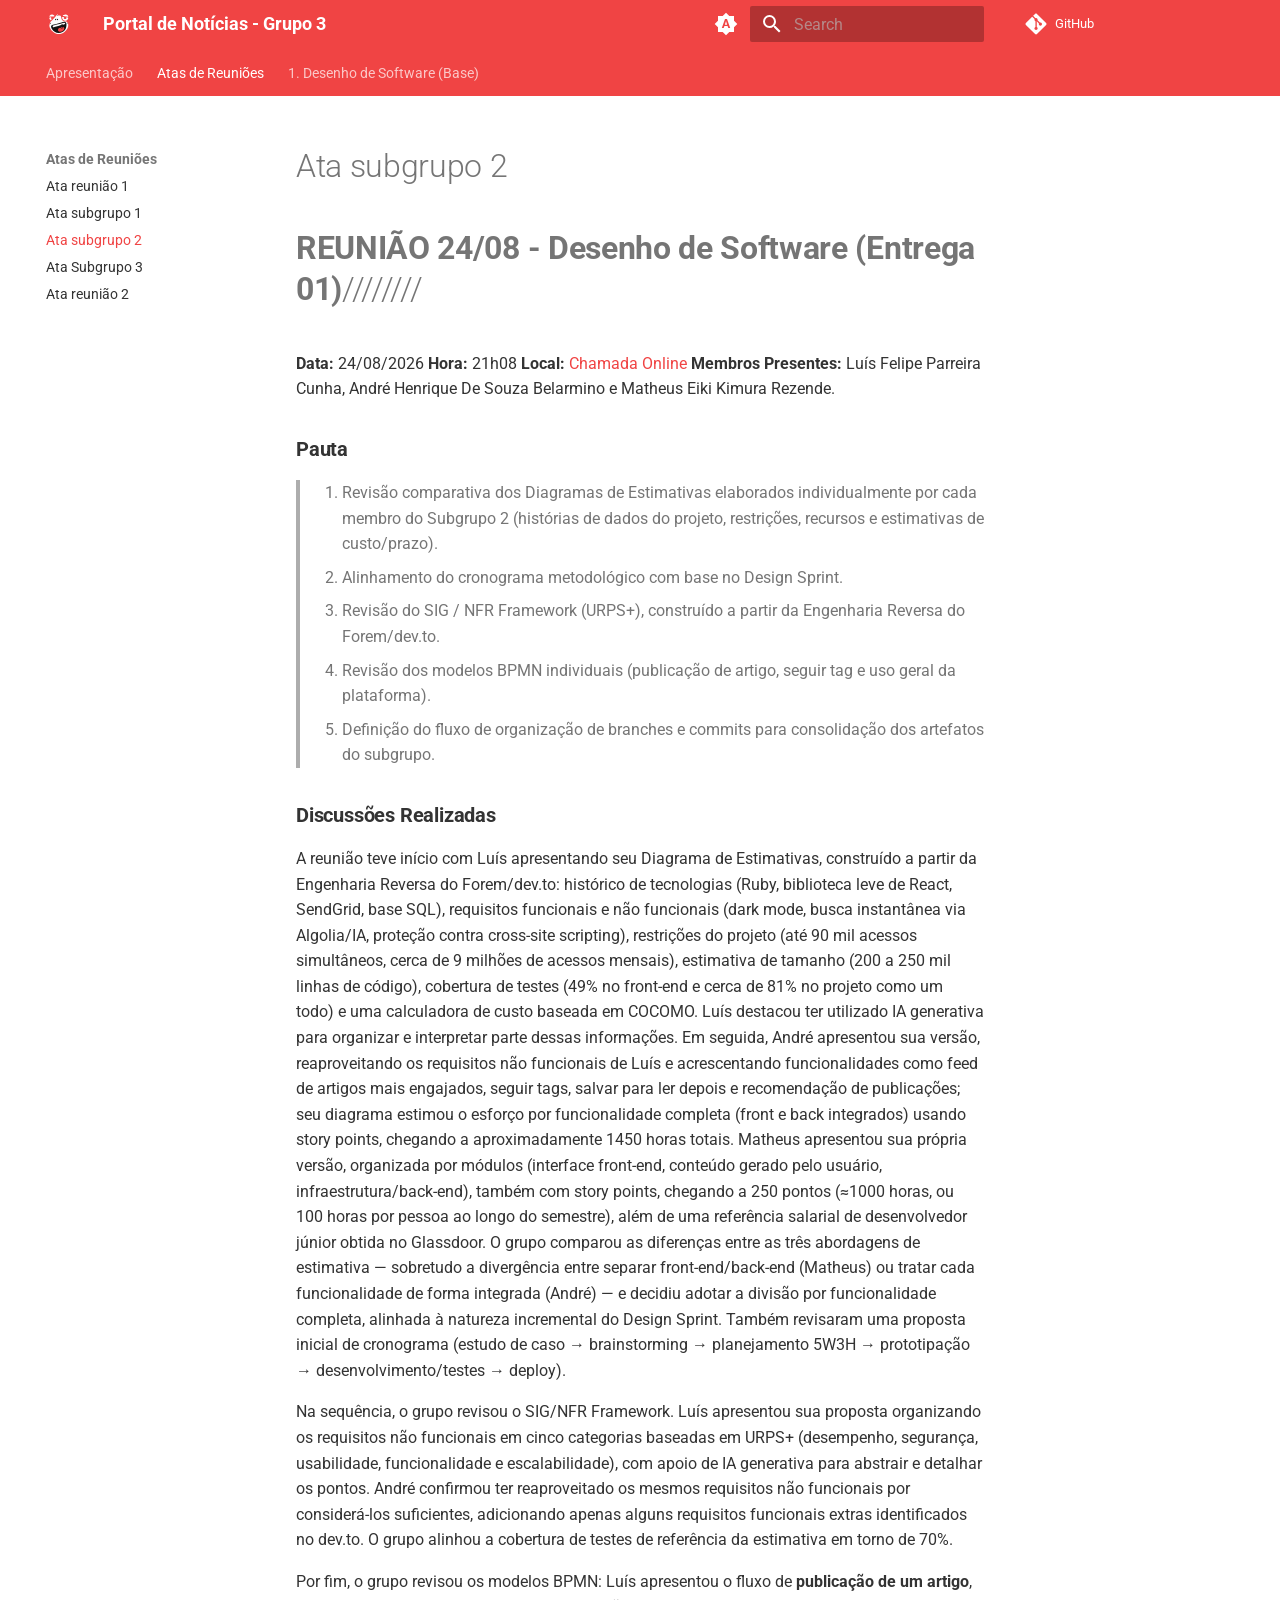
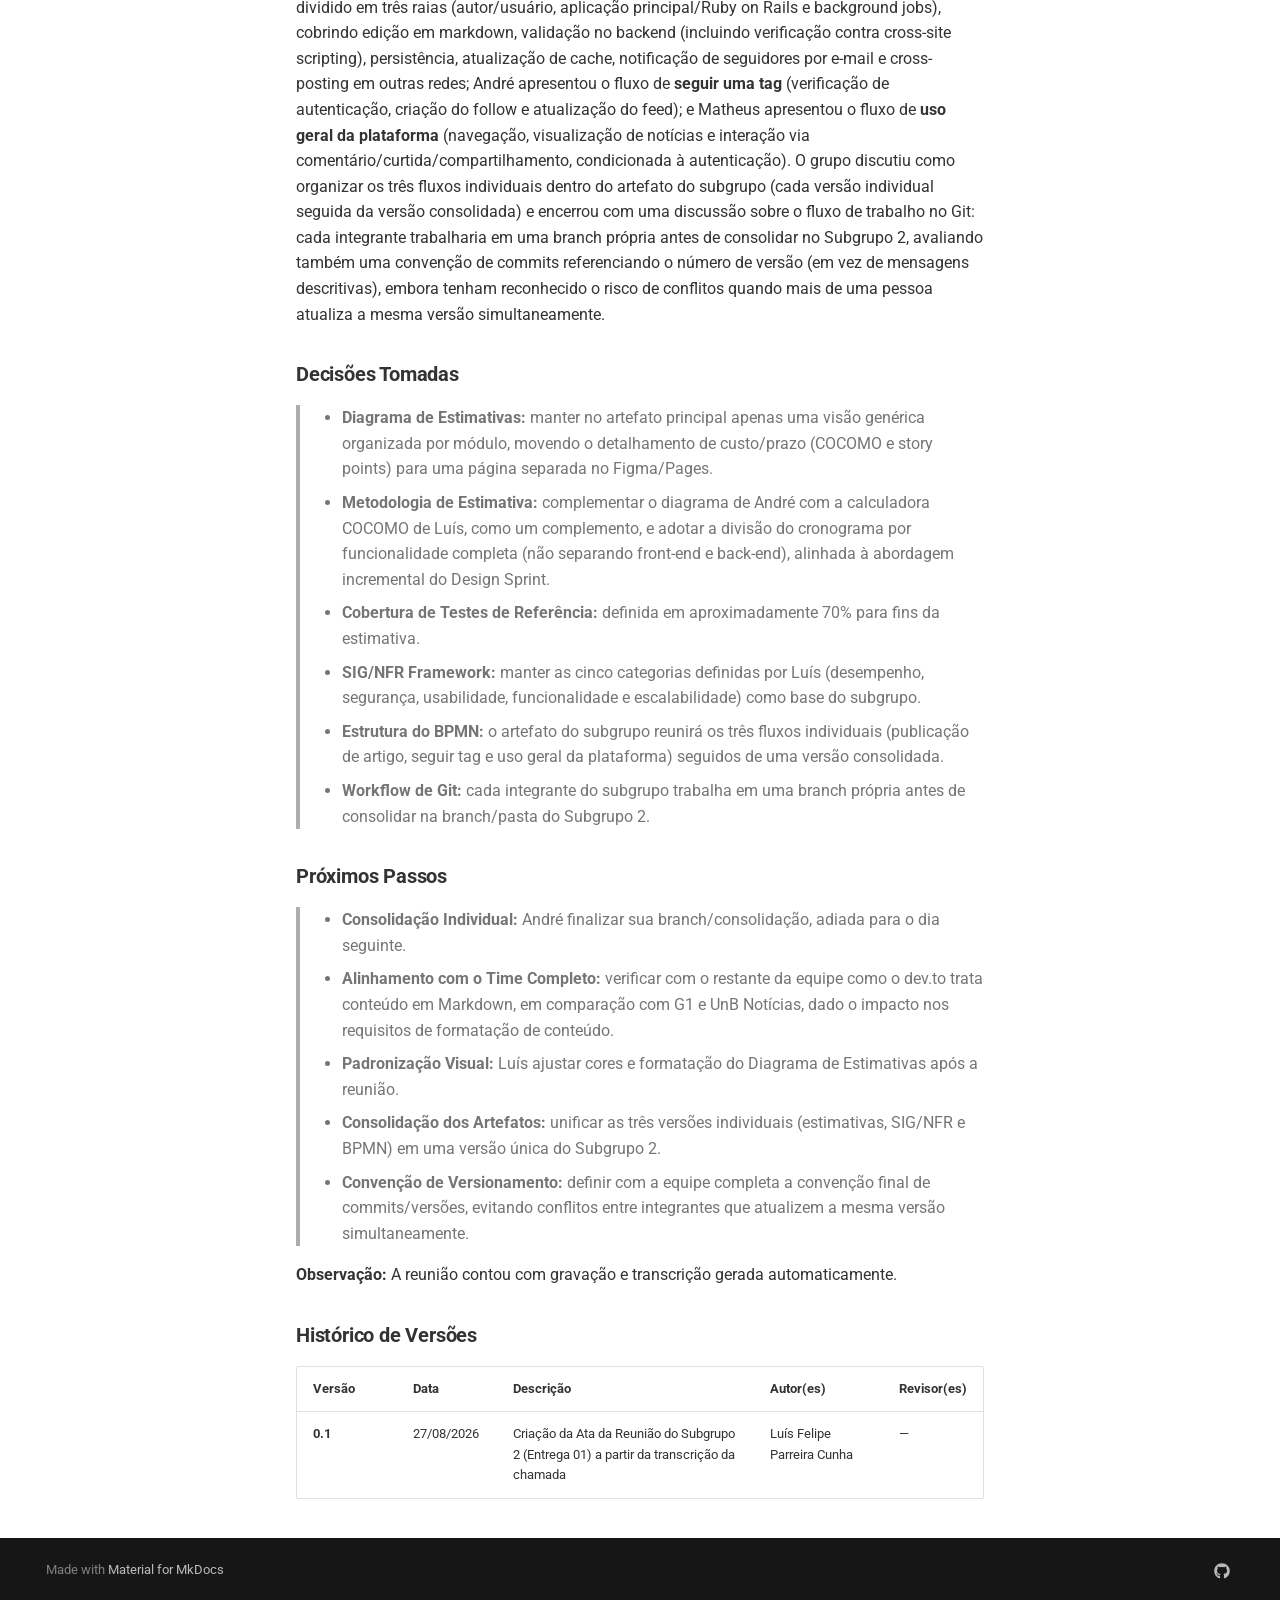
<file: Projeto/Atas_subgrupo_2/index.html>
<!doctype html>
<html lang="en" class="no-js">
  <head>
    
      <meta charset="utf-8">
      <meta name="viewport" content="width=device-width,initial-scale=1">
      
      
      
        <link rel="canonical" href="https://github.com/UnBArqDsw2026-2-Turma01/2026.2-T01-_G3_ProjetoPortalNoticias_Entrega_01/Projeto/Atas_subgrupo_2/">
      
      
        <link rel="prev" href="../Atas_subgrupo_1/">
      
      
        <link rel="next" href="../Atas_subgrupo_3/">
      
      
        
      
      
      <link rel="icon" href="../../assets/images/favicon.png">
      <meta name="generator" content="mkdocs-1.6.1, mkdocs-material-9.7.7">
    
    
      
        <title>Ata subgrupo 2 - Portal de Notícias - Grupo 3</title>
      
    
    
      <link rel="stylesheet" href="../../assets/stylesheets/main.ec1eaa64.min.css">
      
        
        <link rel="stylesheet" href="../../assets/stylesheets/palette.ab4e12ef.min.css">
      
      


    
    
      
    
    
      
        
        
        <link rel="preconnect" href="https://fonts.gstatic.com" crossorigin>
        <link rel="stylesheet" href="https://fonts.googleapis.com/css?family=Roboto:300,300i,400,400i,700,700i%7CRoboto+Mono:400,400i,700,700i&display=fallback">
        <style>:root{--md-text-font:"Roboto";--md-code-font:"Roboto Mono"}</style>
      
    
    
      <link rel="stylesheet" href="../../stylesheets/custom.css">
    
    <script>__md_scope=new URL("../..",location),__md_hash=e=>[...e].reduce(((e,_)=>(e<<5)-e+_.charCodeAt(0)),0),__md_get=(e,_=localStorage,t=__md_scope)=>JSON.parse(_.getItem(t.pathname+"."+e)),__md_set=(e,_,t=localStorage,a=__md_scope)=>{try{t.setItem(a.pathname+"."+e,JSON.stringify(_))}catch(e){}}</script>
    
      

    
    
  </head>
  
  
    
    
      
    
    
    
    
    <body dir="ltr" data-md-color-scheme="default" data-md-color-primary="indigo" data-md-color-accent="indigo">
  
    
    <input class="md-toggle" data-md-toggle="drawer" type="checkbox" id="__drawer" autocomplete="off">
    <input class="md-toggle" data-md-toggle="search" type="checkbox" id="__search" autocomplete="off">
    <label class="md-overlay" for="__drawer"></label>
    <div data-md-component="skip">
      
        
        <a href="#ata-subgrupo-2" class="md-skip">
          Skip to content
        </a>
      
    </div>
    <div data-md-component="announce">
      
    </div>
    
    
      

<header class="md-header" data-md-component="header">
  <nav class="md-header__inner md-grid" aria-label="Header">
    <a href="../.." title="Portal de Notícias - Grupo 3" class="md-header__button md-logo" aria-label="Portal de Notícias - Grupo 3" data-md-component="logo">
      
  <img src="../../assets/SapoBurburinho.svg" alt="logo">

    </a>
    <label class="md-header__button md-icon" for="__drawer">
      
      <svg xmlns="http://www.w3.org/2000/svg" viewBox="0 0 24 24"><path d="M3 6h18v2H3zm0 5h18v2H3zm0 5h18v2H3z"/></svg>
    </label>
    <div class="md-header__title" data-md-component="header-title">
      <div class="md-header__ellipsis">
        <div class="md-header__topic">
          <span class="md-ellipsis">
            Portal de Notícias - Grupo 3
          </span>
        </div>
        <div class="md-header__topic" data-md-component="header-topic">
          <span class="md-ellipsis">
            
              Ata subgrupo 2
            
          </span>
        </div>
      </div>
    </div>
    
      
        <form class="md-header__option" data-md-component="palette">
  
    
    
    
    <input class="md-option" data-md-color-media="(prefers-color-scheme)" data-md-color-scheme="default" data-md-color-primary="indigo" data-md-color-accent="indigo"  aria-label="Switch to light mode"  type="radio" name="__palette" id="__palette_0">
    
      <label class="md-header__button md-icon" title="Switch to light mode" for="__palette_1" hidden>
        <svg xmlns="http://www.w3.org/2000/svg" viewBox="0 0 24 24"><path d="m14.3 16-.7-2h-3.2l-.7 2H7.8L11 7h2l3.2 9zM20 8.69V4h-4.69L12 .69 8.69 4H4v4.69L.69 12 4 15.31V20h4.69L12 23.31 15.31 20H20v-4.69L23.31 12zm-9.15 3.96h2.3L12 9z"/></svg>
      </label>
    
  
    
    
    
    <input class="md-option" data-md-color-media="(prefers-color-scheme: light)" data-md-color-scheme="default" data-md-color-primary="custom" data-md-color-accent="custom"  aria-label="Switch to dark mode"  type="radio" name="__palette" id="__palette_1">
    
      <label class="md-header__button md-icon" title="Switch to dark mode" for="__palette_2" hidden>
        <svg xmlns="http://www.w3.org/2000/svg" viewBox="0 0 24 24"><path d="M12 8a4 4 0 0 0-4 4 4 4 0 0 0 4 4 4 4 0 0 0 4-4 4 4 0 0 0-4-4m0 10a6 6 0 0 1-6-6 6 6 0 0 1 6-6 6 6 0 0 1 6 6 6 6 0 0 1-6 6m8-9.31V4h-4.69L12 .69 8.69 4H4v4.69L.69 12 4 15.31V20h4.69L12 23.31 15.31 20H20v-4.69L23.31 12z"/></svg>
      </label>
    
  
    
    
    
    <input class="md-option" data-md-color-media="(prefers-color-scheme: dark)" data-md-color-scheme="slate" data-md-color-primary="custom" data-md-color-accent="custom"  aria-label="Switch to system preference"  type="radio" name="__palette" id="__palette_2">
    
      <label class="md-header__button md-icon" title="Switch to system preference" for="__palette_0" hidden>
        <svg xmlns="http://www.w3.org/2000/svg" viewBox="0 0 24 24"><path d="M12 18c-.89 0-1.74-.2-2.5-.55C11.56 16.5 13 14.42 13 12s-1.44-4.5-3.5-5.45C10.26 6.2 11.11 6 12 6a6 6 0 0 1 6 6 6 6 0 0 1-6 6m8-9.31V4h-4.69L12 .69 8.69 4H4v4.69L.69 12 4 15.31V20h4.69L12 23.31 15.31 20H20v-4.69L23.31 12z"/></svg>
      </label>
    
  
</form>
      
    
    
      <script>var palette=__md_get("__palette");if(palette&&palette.color){if("(prefers-color-scheme)"===palette.color.media){var media=matchMedia("(prefers-color-scheme: light)"),input=document.querySelector(media.matches?"[data-md-color-media='(prefers-color-scheme: light)']":"[data-md-color-media='(prefers-color-scheme: dark)']");palette.color.media=input.getAttribute("data-md-color-media"),palette.color.scheme=input.getAttribute("data-md-color-scheme"),palette.color.primary=input.getAttribute("data-md-color-primary"),palette.color.accent=input.getAttribute("data-md-color-accent")}for(var[key,value]of Object.entries(palette.color))document.body.setAttribute("data-md-color-"+key,value)}</script>
    
    
    
      
      
        <label class="md-header__button md-icon" for="__search">
          
          <svg xmlns="http://www.w3.org/2000/svg" viewBox="0 0 24 24"><path d="M9.5 3A6.5 6.5 0 0 1 16 9.5c0 1.61-.59 3.09-1.56 4.23l.27.27h.79l5 5-1.5 1.5-5-5v-.79l-.27-.27A6.52 6.52 0 0 1 9.5 16 6.5 6.5 0 0 1 3 9.5 6.5 6.5 0 0 1 9.5 3m0 2C7 5 5 7 5 9.5S7 14 9.5 14 14 12 14 9.5 12 5 9.5 5"/></svg>
        </label>
        <div class="md-search" data-md-component="search" role="dialog">
  <label class="md-search__overlay" for="__search"></label>
  <div class="md-search__inner" role="search">
    <form class="md-search__form" name="search">
      <input type="text" class="md-search__input" name="query" aria-label="Search" placeholder="Search" autocapitalize="off" autocorrect="off" autocomplete="off" spellcheck="false" data-md-component="search-query" required>
      <label class="md-search__icon md-icon" for="__search">
        
        <svg xmlns="http://www.w3.org/2000/svg" viewBox="0 0 24 24"><path d="M9.5 3A6.5 6.5 0 0 1 16 9.5c0 1.61-.59 3.09-1.56 4.23l.27.27h.79l5 5-1.5 1.5-5-5v-.79l-.27-.27A6.52 6.52 0 0 1 9.5 16 6.5 6.5 0 0 1 3 9.5 6.5 6.5 0 0 1 9.5 3m0 2C7 5 5 7 5 9.5S7 14 9.5 14 14 12 14 9.5 12 5 9.5 5"/></svg>
        
        <svg xmlns="http://www.w3.org/2000/svg" viewBox="0 0 24 24"><path d="M20 11v2H8l5.5 5.5-1.42 1.42L4.16 12l7.92-7.92L13.5 5.5 8 11z"/></svg>
      </label>
      <nav class="md-search__options" aria-label="Search">
        
        <button type="reset" class="md-search__icon md-icon" title="Clear" aria-label="Clear" tabindex="-1">
          
          <svg xmlns="http://www.w3.org/2000/svg" viewBox="0 0 24 24"><path d="M19 6.41 17.59 5 12 10.59 6.41 5 5 6.41 10.59 12 5 17.59 6.41 19 12 13.41 17.59 19 19 17.59 13.41 12z"/></svg>
        </button>
      </nav>
      
    </form>
    <div class="md-search__output">
      <div class="md-search__scrollwrap" tabindex="0" data-md-scrollfix>
        <div class="md-search-result" data-md-component="search-result">
          <div class="md-search-result__meta">
            Initializing search
          </div>
          <ol class="md-search-result__list" role="presentation"></ol>
        </div>
      </div>
    </div>
  </div>
</div>
      
    
    
      <div class="md-header__source">
        <a href="https://github.com/UnBArqDsw2026-2-Turma01/2026.2-T01-_G3_ProjetoPortalNoticias_Entrega_01" title="Go to repository" class="md-source" data-md-component="source">
  <div class="md-source__icon md-icon">
    
    <svg xmlns="http://www.w3.org/2000/svg" viewBox="0 0 448 512"><!--! Font Awesome Free 7.1.0 by @fontawesome - https://fontawesome.com License - https://fontawesome.com/license/free (Icons: CC BY 4.0, Fonts: SIL OFL 1.1, Code: MIT License) Copyright 2025 Fonticons, Inc.--><path d="M439.6 236.1 244 40.5c-5.4-5.5-12.8-8.5-20.4-8.5s-15 3-20.4 8.4L162.5 81l51.5 51.5c27.1-9.1 52.7 16.8 43.4 43.7l49.7 49.7c34.2-11.8 61.2 31 35.5 56.7-26.5 26.5-70.2-2.9-56-37.3L240.3 199v121.9c25.3 12.5 22.3 41.8 9.1 55-6.4 6.4-15.2 10.1-24.3 10.1s-17.8-3.6-24.3-10.1c-17.6-17.6-11.1-46.9 11.2-56v-123c-20.8-8.5-24.6-30.7-18.6-45L142.6 101 8.5 235.1C3 240.6 0 247.9 0 255.5s3 15 8.5 20.4l195.6 195.7c5.4 5.4 12.7 8.4 20.4 8.4s15-3 20.4-8.4l194.7-194.7c5.4-5.4 8.4-12.8 8.4-20.4s-3-15-8.4-20.4"/></svg>
  </div>
  <div class="md-source__repository">
    GitHub
  </div>
</a>
      </div>
    
  </nav>
  
</header>
    
    <div class="md-container" data-md-component="container">
      
      
        
          
            
<nav class="md-tabs" aria-label="Tabs" data-md-component="tabs">
  <div class="md-grid">
    <ul class="md-tabs__list">
      
        
  
  
  
  
    <li class="md-tabs__item">
      <a href="../.." class="md-tabs__link">
        
  
  
    
  
  Apresentação

      </a>
    </li>
  

      
        
  
  
  
    
  
  
    
    
      <li class="md-tabs__item md-tabs__item--active">
        <a href="../Atas_1/" class="md-tabs__link">
          
  
  
  Atas de Reuniões

        </a>
      </li>
    
  

      
        
  
  
  
  
    
    
      <li class="md-tabs__item">
        <a href="../../Base/1.Base/" class="md-tabs__link">
          
  
  
  1. Desenho de Software (Base)

        </a>
      </li>
    
  

      
    </ul>
  </div>
</nav>
          
        
      
      <main class="md-main" data-md-component="main">
        <div class="md-main__inner md-grid">
          
            
              
              <div class="md-sidebar md-sidebar--primary" data-md-component="sidebar" data-md-type="navigation" >
                <div class="md-sidebar__scrollwrap">
                  <div class="md-sidebar__inner">
                    


  


<nav class="md-nav md-nav--primary md-nav--lifted" aria-label="Navigation" data-md-level="0">
  <label class="md-nav__title" for="__drawer">
    <a href="../.." title="Portal de Notícias - Grupo 3" class="md-nav__button md-logo" aria-label="Portal de Notícias - Grupo 3" data-md-component="logo">
      
  <img src="../../assets/SapoBurburinho.svg" alt="logo">

    </a>
    Portal de Notícias - Grupo 3
  </label>
  
    <div class="md-nav__source">
      <a href="https://github.com/UnBArqDsw2026-2-Turma01/2026.2-T01-_G3_ProjetoPortalNoticias_Entrega_01" title="Go to repository" class="md-source" data-md-component="source">
  <div class="md-source__icon md-icon">
    
    <svg xmlns="http://www.w3.org/2000/svg" viewBox="0 0 448 512"><!--! Font Awesome Free 7.1.0 by @fontawesome - https://fontawesome.com License - https://fontawesome.com/license/free (Icons: CC BY 4.0, Fonts: SIL OFL 1.1, Code: MIT License) Copyright 2025 Fonticons, Inc.--><path d="M439.6 236.1 244 40.5c-5.4-5.5-12.8-8.5-20.4-8.5s-15 3-20.4 8.4L162.5 81l51.5 51.5c27.1-9.1 52.7 16.8 43.4 43.7l49.7 49.7c34.2-11.8 61.2 31 35.5 56.7-26.5 26.5-70.2-2.9-56-37.3L240.3 199v121.9c25.3 12.5 22.3 41.8 9.1 55-6.4 6.4-15.2 10.1-24.3 10.1s-17.8-3.6-24.3-10.1c-17.6-17.6-11.1-46.9 11.2-56v-123c-20.8-8.5-24.6-30.7-18.6-45L142.6 101 8.5 235.1C3 240.6 0 247.9 0 255.5s3 15 8.5 20.4l195.6 195.7c5.4 5.4 12.7 8.4 20.4 8.4s15-3 20.4-8.4l194.7-194.7c5.4-5.4 8.4-12.8 8.4-20.4s-3-15-8.4-20.4"/></svg>
  </div>
  <div class="md-source__repository">
    GitHub
  </div>
</a>
    </div>
  
  <ul class="md-nav__list" data-md-scrollfix>
    
      
      
  
  
  
  
    <li class="md-nav__item">
      <a href="../.." class="md-nav__link">
        
  
  
  <span class="md-ellipsis">
    
  
    Apresentação
  

    
  </span>
  
  

      </a>
    </li>
  

    
      
      
  
  
    
  
  
  
    
    
    
    
      
        
        
      
      
    
    
    <li class="md-nav__item md-nav__item--active md-nav__item--section md-nav__item--nested">
      
        
        
        <input class="md-nav__toggle md-toggle " type="checkbox" id="__nav_2" checked>
        
          
          <label class="md-nav__link" for="__nav_2" id="__nav_2_label" tabindex="">
            
  
  
  <span class="md-ellipsis">
    
  
    Atas de Reuniões
  

    
  </span>
  
  

            <span class="md-nav__icon md-icon"></span>
          </label>
        
        <nav class="md-nav" data-md-level="1" aria-labelledby="__nav_2_label" aria-expanded="true">
          <label class="md-nav__title" for="__nav_2">
            <span class="md-nav__icon md-icon"></span>
            
  
    Atas de Reuniões
  

          </label>
          <ul class="md-nav__list" data-md-scrollfix>
            
              
                
  
  
  
  
    <li class="md-nav__item">
      <a href="../Atas_1/" class="md-nav__link">
        
  
  
  <span class="md-ellipsis">
    
  
    Ata reunião 1
  

    
  </span>
  
  

      </a>
    </li>
  

              
            
              
                
  
  
  
  
    <li class="md-nav__item">
      <a href="../Atas_subgrupo_1/" class="md-nav__link">
        
  
  
  <span class="md-ellipsis">
    
  
    Ata subgrupo 1
  

    
  </span>
  
  

      </a>
    </li>
  

              
            
              
                
  
  
    
  
  
  
    <li class="md-nav__item md-nav__item--active">
      
      <input class="md-nav__toggle md-toggle" type="checkbox" id="__toc">
      
      
        
      
      
      <a href="./" class="md-nav__link md-nav__link--active">
        
  
  
  <span class="md-ellipsis">
    
  
    Ata subgrupo 2
  

    
  </span>
  
  

      </a>
      
    </li>
  

              
            
              
                
  
  
  
  
    <li class="md-nav__item">
      <a href="../Atas_subgrupo_3/" class="md-nav__link">
        
  
  
  <span class="md-ellipsis">
    
  
    Ata Subgrupo 3
  

    
  </span>
  
  

      </a>
    </li>
  

              
            
              
                
  
  
  
  
    <li class="md-nav__item">
      <a href="../Atas_2/" class="md-nav__link">
        
  
  
  <span class="md-ellipsis">
    
  
    Ata reunião 2
  

    
  </span>
  
  

      </a>
    </li>
  

              
            
          </ul>
        </nav>
      
    </li>
  

    
      
      
  
  
  
  
    
    
    
    
      
      
    
    
    <li class="md-nav__item md-nav__item--nested">
      
        
        
        <input class="md-nav__toggle md-toggle " type="checkbox" id="__nav_3" >
        
          
          <label class="md-nav__link" for="__nav_3" id="__nav_3_label" tabindex="0">
            
  
  
  <span class="md-ellipsis">
    
  
    1. Desenho de Software (Base)
  

    
  </span>
  
  

            <span class="md-nav__icon md-icon"></span>
          </label>
        
        <nav class="md-nav" data-md-level="1" aria-labelledby="__nav_3_label" aria-expanded="false">
          <label class="md-nav__title" for="__nav_3">
            <span class="md-nav__icon md-icon"></span>
            
  
    1. Desenho de Software (Base)
  

          </label>
          <ul class="md-nav__list" data-md-scrollfix>
            
              
                
  
  
  
  
    <li class="md-nav__item">
      <a href="../../Base/1.Base/" class="md-nav__link">
        
  
  
  <span class="md-ellipsis">
    
  
    1. Base
  

    
  </span>
  
  

      </a>
    </li>
  

              
            
              
                
  
  
  
  
    
    
    
    
      
      
    
    
    <li class="md-nav__item md-nav__item--nested">
      
        
        
        <input class="md-nav__toggle md-toggle " type="checkbox" id="__nav_3_2" >
        
          
          <label class="md-nav__link" for="__nav_3_2" id="__nav_3_2_label" tabindex="0">
            
  
  
  <span class="md-ellipsis">
    
  
    Relatórios
  

    
  </span>
  
  

            <span class="md-nav__icon md-icon"></span>
          </label>
        
        <nav class="md-nav" data-md-level="2" aria-labelledby="__nav_3_2_label" aria-expanded="false">
          <label class="md-nav__title" for="__nav_3_2">
            <span class="md-nav__icon md-icon"></span>
            
  
    Relatórios
  

          </label>
          <ul class="md-nav__list" data-md-scrollfix>
            
              
                
  
  
  
  
    <li class="md-nav__item">
      <a href="../../Base/Relat%C3%B3rios/1.1.1.SubEquipe_01/" class="md-nav__link">
        
  
  
  <span class="md-ellipsis">
    
  
    1.1.1. SubEquipe 01
  

    
  </span>
  
  

      </a>
    </li>
  

              
            
              
                
  
  
  
  
    <li class="md-nav__item">
      <a href="../../Base/Relat%C3%B3rios/1.1.2.SubEquipe_02/" class="md-nav__link">
        
  
  
  <span class="md-ellipsis">
    
  
    1.1.2. SubEquipe 02
  

    
  </span>
  
  

      </a>
    </li>
  

              
            
              
                
  
  
  
  
    <li class="md-nav__item">
      <a href="../../Base/Relat%C3%B3rios/1.1.3.SubEquipe_03/" class="md-nav__link">
        
  
  
  <span class="md-ellipsis">
    
  
    1.1.3. SubEquipe 03
  

    
  </span>
  
  

      </a>
    </li>
  

              
            
          </ul>
        </nav>
      
    </li>
  

              
            
              
                
  
  
  
  
    <li class="md-nav__item">
      <a href="../../Base/1.2.ParticipacoesBase/" class="md-nav__link">
        
  
  
  <span class="md-ellipsis">
    
  
    1.2. Participações - Base
  

    
  </span>
  
  

      </a>
    </li>
  

              
            
              
                
  
  
  
  
    <li class="md-nav__item">
      <a href="../../Base/1.3.IniciativasExtras/" class="md-nav__link">
        
  
  
  <span class="md-ellipsis">
    
  
    1.3. Iniciativas Extras - Base
  

    
  </span>
  
  

      </a>
    </li>
  

              
            
          </ul>
        </nav>
      
    </li>
  

    
  </ul>
</nav>
                  </div>
                </div>
              </div>
            
            
              
              <div class="md-sidebar md-sidebar--secondary" data-md-component="sidebar" data-md-type="toc" >
                <div class="md-sidebar__scrollwrap">
                  <div class="md-sidebar__inner">
                    

<nav class="md-nav md-nav--secondary" aria-label="Table of contents">
  
  
  
    
  
  
</nav>
                  </div>
                </div>
              </div>
            
          
          
            <div class="md-content" data-md-component="content">
              
              <article class="md-content__inner md-typeset">
                
                  


  
  


<h1 id="ata-subgrupo-2">Ata subgrupo 2</h1>
<h1 id="reuniao-2408-desenho-de-software-entrega-01"><strong>REUNIÃO 24/08 - Desenho de Software (Entrega 01)</strong>////////</h1>
<p><strong>Data:</strong> 24/08/2026
<strong>Hora:</strong> 21h08
<strong>Local:</strong> <a href="https://unbbr-my.sharepoint.com/:v:/g/personal/241011401_aluno_unb_br/IQA1vulGmUsrSJLco6KN9g4OASIz_lUTv3haiqHMj0CS9yY?e=Wjt694&amp;nav=eyJyZWZlcnJhbEluZm8iOnsicmVmZXJyYWxBcHAiOiJTdHJlYW1XZWJBcHAiLCJyZWZlcnJhbFZpZXciOiJTaGFyZURpYWxvZy1MaW5rIiwicmVmZXJyYWxBcHBQbGF0Zm9ybSI6IldlYiIsInJlZmVycmFsTW9kZSI6InZpZXcifX0%3D">Chamada Online</a>
<strong>Membros Presentes:</strong>
Luís Felipe Parreira Cunha, André Henrique De Souza Belarmino e Matheus Eiki Kimura Rezende.</p>
<h3 id="pauta"><strong>Pauta</strong></h3>
<blockquote>
<ol>
<li>Revisão comparativa dos Diagramas de Estimativas elaborados individualmente por cada membro do Subgrupo 2 (histórias de dados do projeto, restrições, recursos e estimativas de custo/prazo).</li>
<li>Alinhamento do cronograma metodológico com base no Design Sprint.</li>
<li>Revisão do SIG / NFR Framework (URPS+), construído a partir da Engenharia Reversa do Forem/dev.to.</li>
<li>Revisão dos modelos BPMN individuais (publicação de artigo, seguir tag e uso geral da plataforma).</li>
<li>Definição do fluxo de organização de branches e commits para consolidação dos artefatos do subgrupo.</li>
</ol>
</blockquote>
<h3 id="discussoes-realizadas"><strong>Discussões Realizadas</strong></h3>
<p>A reunião teve início com Luís apresentando seu Diagrama de Estimativas, construído a partir da Engenharia Reversa do Forem/dev.to: histórico de tecnologias (Ruby, biblioteca leve de React, SendGrid, base SQL), requisitos funcionais e não funcionais (dark mode, busca instantânea via Algolia/IA, proteção contra cross-site scripting), restrições do projeto (até 90 mil acessos simultâneos, cerca de 9 milhões de acessos mensais), estimativa de tamanho (200 a 250 mil linhas de código), cobertura de testes (49% no front-end e cerca de 81% no projeto como um todo) e uma calculadora de custo baseada em COCOMO. Luís destacou ter utilizado IA generativa para organizar e interpretar parte dessas informações. Em seguida, André apresentou sua versão, reaproveitando os requisitos não funcionais de Luís e acrescentando funcionalidades como feed de artigos mais engajados, seguir tags, salvar para ler depois e recomendação de publicações; seu diagrama estimou o esforço por funcionalidade completa (front e back integrados) usando story points, chegando a aproximadamente 1450 horas totais. Matheus apresentou sua própria versão, organizada por módulos (interface front-end, conteúdo gerado pelo usuário, infraestrutura/back-end), também com story points, chegando a 250 pontos (≈1000 horas, ou 100 horas por pessoa ao longo do semestre), além de uma referência salarial de desenvolvedor júnior obtida no Glassdoor. O grupo comparou as diferenças entre as três abordagens de estimativa — sobretudo a divergência entre separar front-end/back-end (Matheus) ou tratar cada funcionalidade de forma integrada (André) — e decidiu adotar a divisão por funcionalidade completa, alinhada à natureza incremental do Design Sprint. Também revisaram uma proposta inicial de cronograma (estudo de caso → brainstorming → planejamento 5W3H → prototipação → desenvolvimento/testes → deploy).</p>
<p>Na sequência, o grupo revisou o SIG/NFR Framework. Luís apresentou sua proposta organizando os requisitos não funcionais em cinco categorias baseadas em URPS+ (desempenho, segurança, usabilidade, funcionalidade e escalabilidade), com apoio de IA generativa para abstrair e detalhar os pontos. André confirmou ter reaproveitado os mesmos requisitos não funcionais por considerá-los suficientes, adicionando apenas alguns requisitos funcionais extras identificados no dev.to. O grupo alinhou a cobertura de testes de referência da estimativa em torno de 70%.</p>
<p>Por fim, o grupo revisou os modelos BPMN: Luís apresentou o fluxo de <strong>publicação de um artigo</strong>, dividido em três raias (autor/usuário, aplicação principal/Ruby on Rails e background jobs), cobrindo edição em markdown, validação no backend (incluindo verificação contra cross-site scripting), persistência, atualização de cache, notificação de seguidores por e-mail e cross-posting em outras redes; André apresentou o fluxo de <strong>seguir uma tag</strong> (verificação de autenticação, criação do follow e atualização do feed); e Matheus apresentou o fluxo de <strong>uso geral da plataforma</strong> (navegação, visualização de notícias e interação via comentário/curtida/compartilhamento, condicionada à autenticação). O grupo discutiu como organizar os três fluxos individuais dentro do artefato do subgrupo (cada versão individual seguida da versão consolidada) e encerrou com uma discussão sobre o fluxo de trabalho no Git: cada integrante trabalharia em uma branch própria antes de consolidar no Subgrupo 2, avaliando também uma convenção de commits referenciando o número de versão (em vez de mensagens descritivas), embora tenham reconhecido o risco de conflitos quando mais de uma pessoa atualiza a mesma versão simultaneamente.</p>
<h3 id="decisoes-tomadas"><strong>Decisões Tomadas</strong></h3>
<blockquote>
<ul>
<li><strong>Diagrama de Estimativas:</strong> manter no artefato principal apenas uma visão genérica organizada por módulo, movendo o detalhamento de custo/prazo (COCOMO e story points) para uma página separada no Figma/Pages.</li>
<li><strong>Metodologia de Estimativa:</strong> complementar o diagrama de André com a calculadora COCOMO de Luís, como um complemento, e adotar a divisão do cronograma por funcionalidade completa (não separando front-end e back-end), alinhada à abordagem incremental do Design Sprint.</li>
<li><strong>Cobertura de Testes de Referência:</strong> definida em aproximadamente 70% para fins da estimativa.</li>
<li><strong>SIG/NFR Framework:</strong> manter as cinco categorias definidas por Luís (desempenho, segurança, usabilidade, funcionalidade e escalabilidade) como base do subgrupo.</li>
<li><strong>Estrutura do BPMN:</strong> o artefato do subgrupo reunirá os três fluxos individuais (publicação de artigo, seguir tag e uso geral da plataforma) seguidos de uma versão consolidada.</li>
<li><strong>Workflow de Git:</strong> cada integrante do subgrupo trabalha em uma branch própria antes de consolidar na branch/pasta do Subgrupo 2.</li>
</ul>
</blockquote>
<h3 id="proximos-passos"><strong>Próximos Passos</strong></h3>
<blockquote>
<ul>
<li><strong>Consolidação Individual:</strong> André finalizar sua branch/consolidação, adiada para o dia seguinte.</li>
<li><strong>Alinhamento com o Time Completo:</strong> verificar com o restante da equipe como o dev.to trata conteúdo em Markdown, em comparação com G1 e UnB Notícias, dado o impacto nos requisitos de formatação de conteúdo.</li>
<li><strong>Padronização Visual:</strong> Luís ajustar cores e formatação do Diagrama de Estimativas após a reunião.</li>
<li><strong>Consolidação dos Artefatos:</strong> unificar as três versões individuais (estimativas, SIG/NFR e BPMN) em uma versão única do Subgrupo 2.</li>
<li><strong>Convenção de Versionamento:</strong> definir com a equipe completa a convenção final de commits/versões, evitando conflitos entre integrantes que atualizem a mesma versão simultaneamente.</li>
</ul>
</blockquote>
<p><strong>Observação:</strong> A reunião contou com gravação e transcrição gerada automaticamente.</p>
<h3 id="historico-de-versoes"><strong>Histórico de Versões</strong></h3>
<table>
<thead>
<tr>
<th style="text-align: left;">Versão</th>
<th style="text-align: left;">Data</th>
<th style="text-align: left;">Descrição</th>
<th style="text-align: left;">Autor(es)</th>
<th style="text-align: left;">Revisor(es)</th>
</tr>
</thead>
<tbody>
<tr>
<td style="text-align: left;"><strong>0.1</strong></td>
<td style="text-align: left;">27/08/2026</td>
<td style="text-align: left;">Criação da Ata da Reunião do Subgrupo 2 (Entrega 01) a partir da transcrição da chamada</td>
<td style="text-align: left;">Luís Felipe Parreira Cunha</td>
<td style="text-align: left;">—</td>
</tr>
</tbody>
</table>












                
              </article>
            </div>
          
          
<script>var target=document.getElementById(location.hash.slice(1));target&&target.name&&(target.checked=target.name.startsWith("__tabbed_"))</script>
        </div>
        
          <button type="button" class="md-top md-icon" data-md-component="top" hidden>
  
  <svg xmlns="http://www.w3.org/2000/svg" viewBox="0 0 24 24"><path d="M13 20h-2V8l-5.5 5.5-1.42-1.42L12 4.16l7.92 7.92-1.42 1.42L13 8z"/></svg>
  Back to top
</button>
        
      </main>
      
        <footer class="md-footer">
  
  <div class="md-footer-meta md-typeset">
    <div class="md-footer-meta__inner md-grid">
      <div class="md-copyright">
  
  
    Made with
    <a href="https://squidfunk.github.io/mkdocs-material/" target="_blank" rel="noopener">
      Material for MkDocs
    </a>
  
</div>
      
        
<div class="md-social">
  
    
    
    
    
      
      
    
    <a href="https://github.com/UnBArqDsw2026-2-Turma01/2026.2-T01-_G3_ProjetoPortalNoticias_Entrega_01" target="_blank" rel="noopener" title="github.com" class="md-social__link">
      <svg xmlns="http://www.w3.org/2000/svg" viewBox="0 0 512 512"><!--! Font Awesome Free 7.1.0 by @fontawesome - https://fontawesome.com License - https://fontawesome.com/license/free (Icons: CC BY 4.0, Fonts: SIL OFL 1.1, Code: MIT License) Copyright 2025 Fonticons, Inc.--><path d="M173.9 397.4c0 2-2.3 3.6-5.2 3.6-3.3.3-5.6-1.3-5.6-3.6 0-2 2.3-3.6 5.2-3.6 3-.3 5.6 1.3 5.6 3.6m-31.1-4.5c-.7 2 1.3 4.3 4.3 4.9 2.6 1 5.6 0 6.2-2s-1.3-4.3-4.3-5.2c-2.6-.7-5.5.3-6.2 2.3m44.2-1.7c-2.9.7-4.9 2.6-4.6 4.9.3 2 2.9 3.3 5.9 2.6 2.9-.7 4.9-2.6 4.6-4.6-.3-1.9-3-3.2-5.9-2.9M252.8 8C114.1 8 8 113.3 8 252c0 110.9 69.8 205.8 169.5 239.2 12.8 2.3 17.3-5.6 17.3-12.1 0-6.2-.3-40.4-.3-61.4 0 0-70 15-84.7-29.8 0 0-11.4-29.1-27.8-36.6 0 0-22.9-15.7 1.6-15.4 0 0 24.9 2 38.6 25.8 21.9 38.6 58.6 27.5 72.9 20.9 2.3-16 8.8-27.1 16-33.7-55.9-6.2-112.3-14.3-112.3-110.5 0-27.5 7.6-41.3 23.6-58.9-2.6-6.5-11.1-33.3 2.6-67.9 20.9-6.5 69 27 69 27 20-5.6 41.5-8.5 62.8-8.5s42.8 2.9 62.8 8.5c0 0 48.1-33.6 69-27 13.7 34.7 5.2 61.4 2.6 67.9 16 17.7 25.8 31.5 25.8 58.9 0 96.5-58.9 104.2-114.8 110.5 9.2 7.9 17 22.9 17 46.4 0 33.7-.3 75.4-.3 83.6 0 6.5 4.6 14.4 17.3 12.1C436.2 457.8 504 362.9 504 252 504 113.3 391.5 8 252.8 8M105.2 352.9c-1.3 1-1 3.3.7 5.2 1.6 1.6 3.9 2.3 5.2 1 1.3-1 1-3.3-.7-5.2-1.6-1.6-3.9-2.3-5.2-1m-10.8-8.1c-.7 1.3.3 2.9 2.3 3.9 1.6 1 3.6.7 4.3-.7.7-1.3-.3-2.9-2.3-3.9-2-.6-3.6-.3-4.3.7m32.4 35.6c-1.6 1.3-1 4.3 1.3 6.2 2.3 2.3 5.2 2.6 6.5 1 1.3-1.3.7-4.3-1.3-6.2-2.2-2.3-5.2-2.6-6.5-1m-11.4-14.7c-1.6 1-1.6 3.6 0 5.9s4.3 3.3 5.6 2.3c1.6-1.3 1.6-3.9 0-6.2-1.4-2.3-4-3.3-5.6-2"/></svg>
    </a>
  
</div>
      
    </div>
  </div>
</footer>
      
    </div>
    <div class="md-dialog" data-md-component="dialog">
      <div class="md-dialog__inner md-typeset"></div>
    </div>
    
      <div class="md-progress" data-md-component="progress" role="progressbar"></div>
    
    
    
      
      
      <script id="__config" type="application/json">{"annotate": null, "base": "../..", "features": ["navigation.tabs", "content.code.copy", "navigation.instant", "navigation.instant.progress", "navigation.top"], "search": "../../assets/javascripts/workers/search.2c215733.min.js", "tags": null, "translations": {"clipboard.copied": "Copied to clipboard", "clipboard.copy": "Copy to clipboard", "search.result.more.one": "1 more on this page", "search.result.more.other": "# more on this page", "search.result.none": "No matching documents", "search.result.one": "1 matching document", "search.result.other": "# matching documents", "search.result.placeholder": "Type to start searching", "search.result.term.missing": "Missing", "select.version": "Select version"}, "version": null}</script>
    
    
      <script src="../../assets/javascripts/bundle.d7400e89.min.js"></script>
      
    
  </body>
</html>
</file>
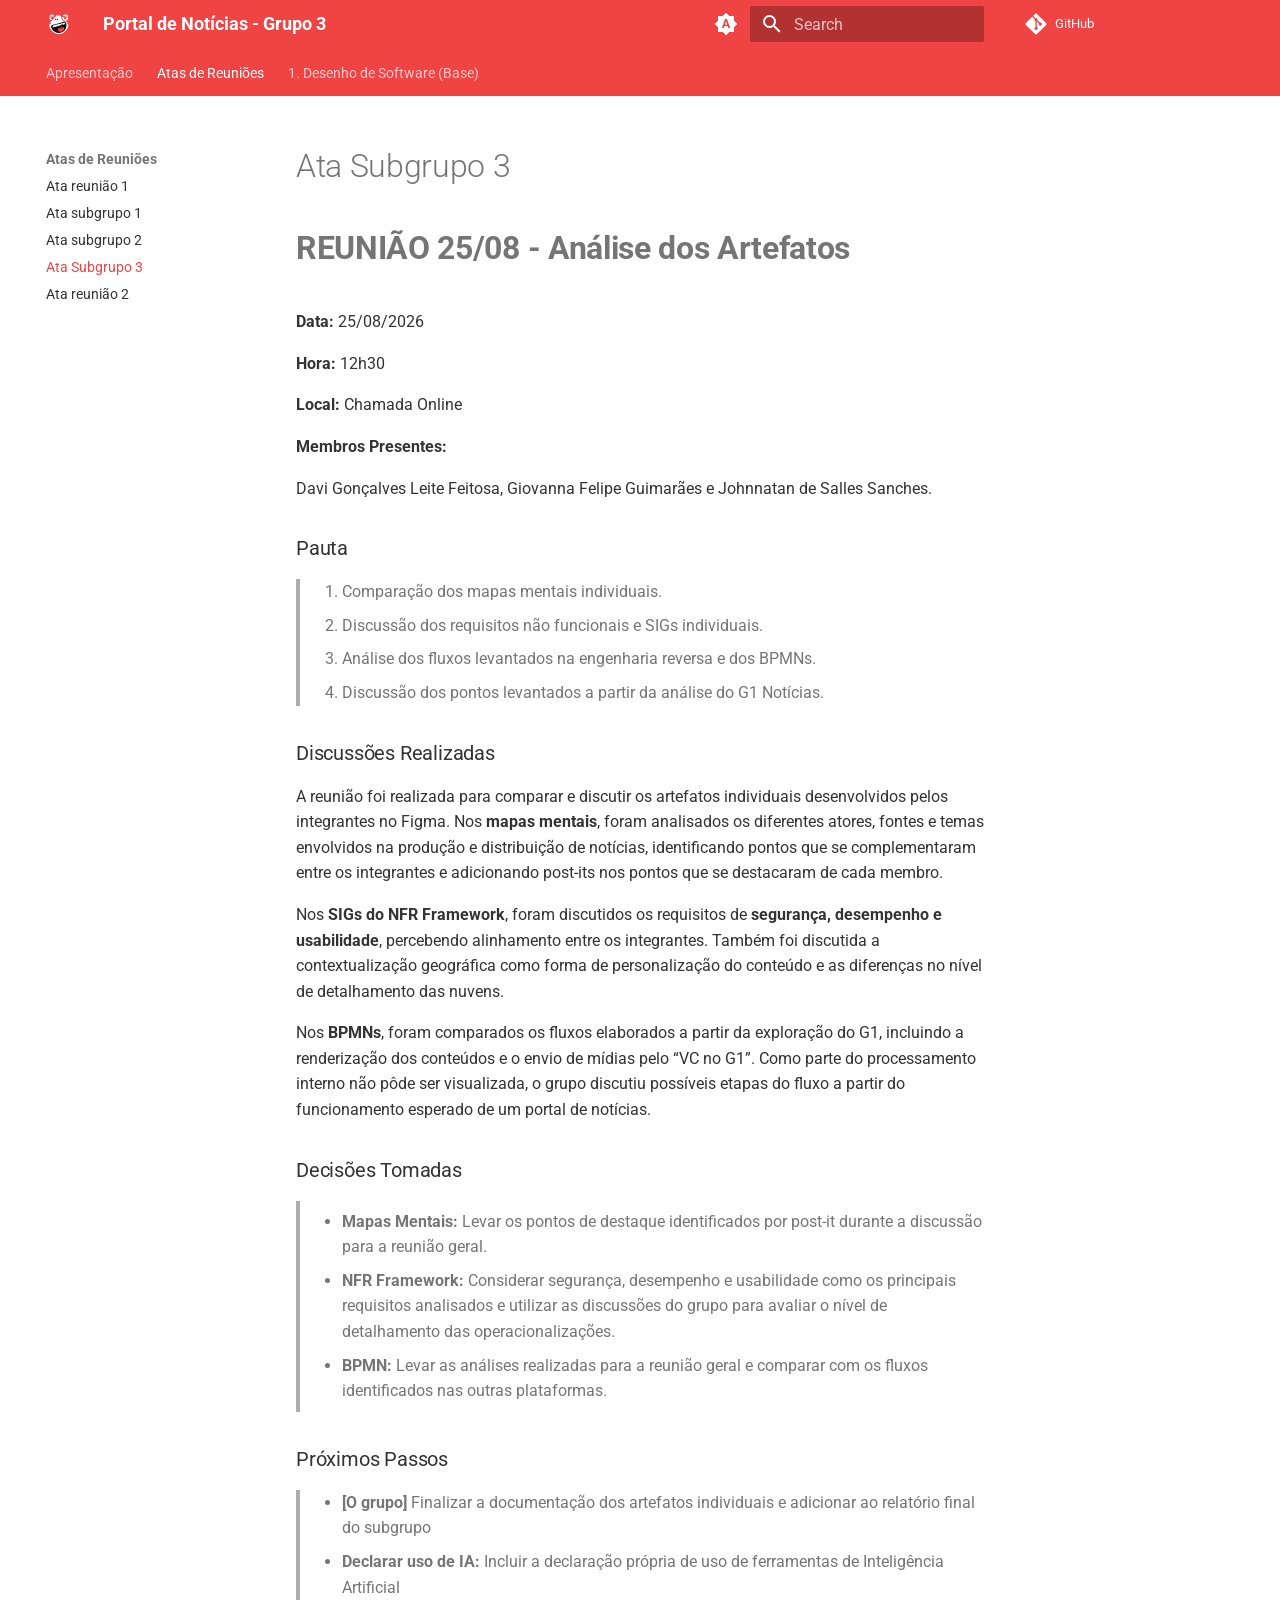
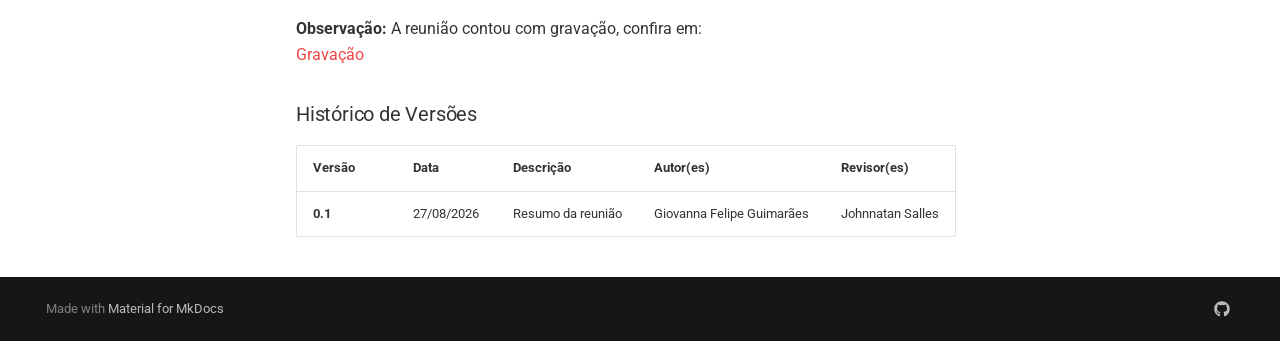
<file: Projeto/Atas_subgrupo_3/index.html>
<!doctype html>
<html lang="en" class="no-js">
  <head>
    
      <meta charset="utf-8">
      <meta name="viewport" content="width=device-width,initial-scale=1">
      
      
      
        <link rel="canonical" href="https://github.com/UnBArqDsw2026-2-Turma01/2026.2-T01-_G3_ProjetoPortalNoticias_Entrega_01/Projeto/Atas_subgrupo_3/">
      
      
        <link rel="prev" href="../Atas_subgrupo_2/">
      
      
        <link rel="next" href="../Atas_2/">
      
      
        
      
      
      <link rel="icon" href="../../assets/images/favicon.png">
      <meta name="generator" content="mkdocs-1.6.1, mkdocs-material-9.7.7">
    
    
      
        <title>Ata Subgrupo 3 - Portal de Notícias - Grupo 3</title>
      
    
    
      <link rel="stylesheet" href="../../assets/stylesheets/main.ec1eaa64.min.css">
      
        
        <link rel="stylesheet" href="../../assets/stylesheets/palette.ab4e12ef.min.css">
      
      


    
    
      
    
    
      
        
        
        <link rel="preconnect" href="https://fonts.gstatic.com" crossorigin>
        <link rel="stylesheet" href="https://fonts.googleapis.com/css?family=Roboto:300,300i,400,400i,700,700i%7CRoboto+Mono:400,400i,700,700i&display=fallback">
        <style>:root{--md-text-font:"Roboto";--md-code-font:"Roboto Mono"}</style>
      
    
    
      <link rel="stylesheet" href="../../stylesheets/custom.css">
    
    <script>__md_scope=new URL("../..",location),__md_hash=e=>[...e].reduce(((e,_)=>(e<<5)-e+_.charCodeAt(0)),0),__md_get=(e,_=localStorage,t=__md_scope)=>JSON.parse(_.getItem(t.pathname+"."+e)),__md_set=(e,_,t=localStorage,a=__md_scope)=>{try{t.setItem(a.pathname+"."+e,JSON.stringify(_))}catch(e){}}</script>
    
      

    
    
  </head>
  
  
    
    
      
    
    
    
    
    <body dir="ltr" data-md-color-scheme="default" data-md-color-primary="indigo" data-md-color-accent="indigo">
  
    
    <input class="md-toggle" data-md-toggle="drawer" type="checkbox" id="__drawer" autocomplete="off">
    <input class="md-toggle" data-md-toggle="search" type="checkbox" id="__search" autocomplete="off">
    <label class="md-overlay" for="__drawer"></label>
    <div data-md-component="skip">
      
        
        <a href="#ata-subgrupo-3" class="md-skip">
          Skip to content
        </a>
      
    </div>
    <div data-md-component="announce">
      
    </div>
    
    
      

<header class="md-header" data-md-component="header">
  <nav class="md-header__inner md-grid" aria-label="Header">
    <a href="../.." title="Portal de Notícias - Grupo 3" class="md-header__button md-logo" aria-label="Portal de Notícias - Grupo 3" data-md-component="logo">
      
  <img src="../../assets/SapoBurburinho.svg" alt="logo">

    </a>
    <label class="md-header__button md-icon" for="__drawer">
      
      <svg xmlns="http://www.w3.org/2000/svg" viewBox="0 0 24 24"><path d="M3 6h18v2H3zm0 5h18v2H3zm0 5h18v2H3z"/></svg>
    </label>
    <div class="md-header__title" data-md-component="header-title">
      <div class="md-header__ellipsis">
        <div class="md-header__topic">
          <span class="md-ellipsis">
            Portal de Notícias - Grupo 3
          </span>
        </div>
        <div class="md-header__topic" data-md-component="header-topic">
          <span class="md-ellipsis">
            
              Ata Subgrupo 3
            
          </span>
        </div>
      </div>
    </div>
    
      
        <form class="md-header__option" data-md-component="palette">
  
    
    
    
    <input class="md-option" data-md-color-media="(prefers-color-scheme)" data-md-color-scheme="default" data-md-color-primary="indigo" data-md-color-accent="indigo"  aria-label="Switch to light mode"  type="radio" name="__palette" id="__palette_0">
    
      <label class="md-header__button md-icon" title="Switch to light mode" for="__palette_1" hidden>
        <svg xmlns="http://www.w3.org/2000/svg" viewBox="0 0 24 24"><path d="m14.3 16-.7-2h-3.2l-.7 2H7.8L11 7h2l3.2 9zM20 8.69V4h-4.69L12 .69 8.69 4H4v4.69L.69 12 4 15.31V20h4.69L12 23.31 15.31 20H20v-4.69L23.31 12zm-9.15 3.96h2.3L12 9z"/></svg>
      </label>
    
  
    
    
    
    <input class="md-option" data-md-color-media="(prefers-color-scheme: light)" data-md-color-scheme="default" data-md-color-primary="custom" data-md-color-accent="custom"  aria-label="Switch to dark mode"  type="radio" name="__palette" id="__palette_1">
    
      <label class="md-header__button md-icon" title="Switch to dark mode" for="__palette_2" hidden>
        <svg xmlns="http://www.w3.org/2000/svg" viewBox="0 0 24 24"><path d="M12 8a4 4 0 0 0-4 4 4 4 0 0 0 4 4 4 4 0 0 0 4-4 4 4 0 0 0-4-4m0 10a6 6 0 0 1-6-6 6 6 0 0 1 6-6 6 6 0 0 1 6 6 6 6 0 0 1-6 6m8-9.31V4h-4.69L12 .69 8.69 4H4v4.69L.69 12 4 15.31V20h4.69L12 23.31 15.31 20H20v-4.69L23.31 12z"/></svg>
      </label>
    
  
    
    
    
    <input class="md-option" data-md-color-media="(prefers-color-scheme: dark)" data-md-color-scheme="slate" data-md-color-primary="custom" data-md-color-accent="custom"  aria-label="Switch to system preference"  type="radio" name="__palette" id="__palette_2">
    
      <label class="md-header__button md-icon" title="Switch to system preference" for="__palette_0" hidden>
        <svg xmlns="http://www.w3.org/2000/svg" viewBox="0 0 24 24"><path d="M12 18c-.89 0-1.74-.2-2.5-.55C11.56 16.5 13 14.42 13 12s-1.44-4.5-3.5-5.45C10.26 6.2 11.11 6 12 6a6 6 0 0 1 6 6 6 6 0 0 1-6 6m8-9.31V4h-4.69L12 .69 8.69 4H4v4.69L.69 12 4 15.31V20h4.69L12 23.31 15.31 20H20v-4.69L23.31 12z"/></svg>
      </label>
    
  
</form>
      
    
    
      <script>var palette=__md_get("__palette");if(palette&&palette.color){if("(prefers-color-scheme)"===palette.color.media){var media=matchMedia("(prefers-color-scheme: light)"),input=document.querySelector(media.matches?"[data-md-color-media='(prefers-color-scheme: light)']":"[data-md-color-media='(prefers-color-scheme: dark)']");palette.color.media=input.getAttribute("data-md-color-media"),palette.color.scheme=input.getAttribute("data-md-color-scheme"),palette.color.primary=input.getAttribute("data-md-color-primary"),palette.color.accent=input.getAttribute("data-md-color-accent")}for(var[key,value]of Object.entries(palette.color))document.body.setAttribute("data-md-color-"+key,value)}</script>
    
    
    
      
      
        <label class="md-header__button md-icon" for="__search">
          
          <svg xmlns="http://www.w3.org/2000/svg" viewBox="0 0 24 24"><path d="M9.5 3A6.5 6.5 0 0 1 16 9.5c0 1.61-.59 3.09-1.56 4.23l.27.27h.79l5 5-1.5 1.5-5-5v-.79l-.27-.27A6.52 6.52 0 0 1 9.5 16 6.5 6.5 0 0 1 3 9.5 6.5 6.5 0 0 1 9.5 3m0 2C7 5 5 7 5 9.5S7 14 9.5 14 14 12 14 9.5 12 5 9.5 5"/></svg>
        </label>
        <div class="md-search" data-md-component="search" role="dialog">
  <label class="md-search__overlay" for="__search"></label>
  <div class="md-search__inner" role="search">
    <form class="md-search__form" name="search">
      <input type="text" class="md-search__input" name="query" aria-label="Search" placeholder="Search" autocapitalize="off" autocorrect="off" autocomplete="off" spellcheck="false" data-md-component="search-query" required>
      <label class="md-search__icon md-icon" for="__search">
        
        <svg xmlns="http://www.w3.org/2000/svg" viewBox="0 0 24 24"><path d="M9.5 3A6.5 6.5 0 0 1 16 9.5c0 1.61-.59 3.09-1.56 4.23l.27.27h.79l5 5-1.5 1.5-5-5v-.79l-.27-.27A6.52 6.52 0 0 1 9.5 16 6.5 6.5 0 0 1 3 9.5 6.5 6.5 0 0 1 9.5 3m0 2C7 5 5 7 5 9.5S7 14 9.5 14 14 12 14 9.5 12 5 9.5 5"/></svg>
        
        <svg xmlns="http://www.w3.org/2000/svg" viewBox="0 0 24 24"><path d="M20 11v2H8l5.5 5.5-1.42 1.42L4.16 12l7.92-7.92L13.5 5.5 8 11z"/></svg>
      </label>
      <nav class="md-search__options" aria-label="Search">
        
        <button type="reset" class="md-search__icon md-icon" title="Clear" aria-label="Clear" tabindex="-1">
          
          <svg xmlns="http://www.w3.org/2000/svg" viewBox="0 0 24 24"><path d="M19 6.41 17.59 5 12 10.59 6.41 5 5 6.41 10.59 12 5 17.59 6.41 19 12 13.41 17.59 19 19 17.59 13.41 12z"/></svg>
        </button>
      </nav>
      
    </form>
    <div class="md-search__output">
      <div class="md-search__scrollwrap" tabindex="0" data-md-scrollfix>
        <div class="md-search-result" data-md-component="search-result">
          <div class="md-search-result__meta">
            Initializing search
          </div>
          <ol class="md-search-result__list" role="presentation"></ol>
        </div>
      </div>
    </div>
  </div>
</div>
      
    
    
      <div class="md-header__source">
        <a href="https://github.com/UnBArqDsw2026-2-Turma01/2026.2-T01-_G3_ProjetoPortalNoticias_Entrega_01" title="Go to repository" class="md-source" data-md-component="source">
  <div class="md-source__icon md-icon">
    
    <svg xmlns="http://www.w3.org/2000/svg" viewBox="0 0 448 512"><!--! Font Awesome Free 7.1.0 by @fontawesome - https://fontawesome.com License - https://fontawesome.com/license/free (Icons: CC BY 4.0, Fonts: SIL OFL 1.1, Code: MIT License) Copyright 2025 Fonticons, Inc.--><path d="M439.6 236.1 244 40.5c-5.4-5.5-12.8-8.5-20.4-8.5s-15 3-20.4 8.4L162.5 81l51.5 51.5c27.1-9.1 52.7 16.8 43.4 43.7l49.7 49.7c34.2-11.8 61.2 31 35.5 56.7-26.5 26.5-70.2-2.9-56-37.3L240.3 199v121.9c25.3 12.5 22.3 41.8 9.1 55-6.4 6.4-15.2 10.1-24.3 10.1s-17.8-3.6-24.3-10.1c-17.6-17.6-11.1-46.9 11.2-56v-123c-20.8-8.5-24.6-30.7-18.6-45L142.6 101 8.5 235.1C3 240.6 0 247.9 0 255.5s3 15 8.5 20.4l195.6 195.7c5.4 5.4 12.7 8.4 20.4 8.4s15-3 20.4-8.4l194.7-194.7c5.4-5.4 8.4-12.8 8.4-20.4s-3-15-8.4-20.4"/></svg>
  </div>
  <div class="md-source__repository">
    GitHub
  </div>
</a>
      </div>
    
  </nav>
  
</header>
    
    <div class="md-container" data-md-component="container">
      
      
        
          
            
<nav class="md-tabs" aria-label="Tabs" data-md-component="tabs">
  <div class="md-grid">
    <ul class="md-tabs__list">
      
        
  
  
  
  
    <li class="md-tabs__item">
      <a href="../.." class="md-tabs__link">
        
  
  
    
  
  Apresentação

      </a>
    </li>
  

      
        
  
  
  
    
  
  
    
    
      <li class="md-tabs__item md-tabs__item--active">
        <a href="../Atas_1/" class="md-tabs__link">
          
  
  
  Atas de Reuniões

        </a>
      </li>
    
  

      
        
  
  
  
  
    
    
      <li class="md-tabs__item">
        <a href="../../Base/1.Base/" class="md-tabs__link">
          
  
  
  1. Desenho de Software (Base)

        </a>
      </li>
    
  

      
    </ul>
  </div>
</nav>
          
        
      
      <main class="md-main" data-md-component="main">
        <div class="md-main__inner md-grid">
          
            
              
              <div class="md-sidebar md-sidebar--primary" data-md-component="sidebar" data-md-type="navigation" >
                <div class="md-sidebar__scrollwrap">
                  <div class="md-sidebar__inner">
                    


  


<nav class="md-nav md-nav--primary md-nav--lifted" aria-label="Navigation" data-md-level="0">
  <label class="md-nav__title" for="__drawer">
    <a href="../.." title="Portal de Notícias - Grupo 3" class="md-nav__button md-logo" aria-label="Portal de Notícias - Grupo 3" data-md-component="logo">
      
  <img src="../../assets/SapoBurburinho.svg" alt="logo">

    </a>
    Portal de Notícias - Grupo 3
  </label>
  
    <div class="md-nav__source">
      <a href="https://github.com/UnBArqDsw2026-2-Turma01/2026.2-T01-_G3_ProjetoPortalNoticias_Entrega_01" title="Go to repository" class="md-source" data-md-component="source">
  <div class="md-source__icon md-icon">
    
    <svg xmlns="http://www.w3.org/2000/svg" viewBox="0 0 448 512"><!--! Font Awesome Free 7.1.0 by @fontawesome - https://fontawesome.com License - https://fontawesome.com/license/free (Icons: CC BY 4.0, Fonts: SIL OFL 1.1, Code: MIT License) Copyright 2025 Fonticons, Inc.--><path d="M439.6 236.1 244 40.5c-5.4-5.5-12.8-8.5-20.4-8.5s-15 3-20.4 8.4L162.5 81l51.5 51.5c27.1-9.1 52.7 16.8 43.4 43.7l49.7 49.7c34.2-11.8 61.2 31 35.5 56.7-26.5 26.5-70.2-2.9-56-37.3L240.3 199v121.9c25.3 12.5 22.3 41.8 9.1 55-6.4 6.4-15.2 10.1-24.3 10.1s-17.8-3.6-24.3-10.1c-17.6-17.6-11.1-46.9 11.2-56v-123c-20.8-8.5-24.6-30.7-18.6-45L142.6 101 8.5 235.1C3 240.6 0 247.9 0 255.5s3 15 8.5 20.4l195.6 195.7c5.4 5.4 12.7 8.4 20.4 8.4s15-3 20.4-8.4l194.7-194.7c5.4-5.4 8.4-12.8 8.4-20.4s-3-15-8.4-20.4"/></svg>
  </div>
  <div class="md-source__repository">
    GitHub
  </div>
</a>
    </div>
  
  <ul class="md-nav__list" data-md-scrollfix>
    
      
      
  
  
  
  
    <li class="md-nav__item">
      <a href="../.." class="md-nav__link">
        
  
  
  <span class="md-ellipsis">
    
  
    Apresentação
  

    
  </span>
  
  

      </a>
    </li>
  

    
      
      
  
  
    
  
  
  
    
    
    
    
      
        
        
      
      
    
    
    <li class="md-nav__item md-nav__item--active md-nav__item--section md-nav__item--nested">
      
        
        
        <input class="md-nav__toggle md-toggle " type="checkbox" id="__nav_2" checked>
        
          
          <label class="md-nav__link" for="__nav_2" id="__nav_2_label" tabindex="">
            
  
  
  <span class="md-ellipsis">
    
  
    Atas de Reuniões
  

    
  </span>
  
  

            <span class="md-nav__icon md-icon"></span>
          </label>
        
        <nav class="md-nav" data-md-level="1" aria-labelledby="__nav_2_label" aria-expanded="true">
          <label class="md-nav__title" for="__nav_2">
            <span class="md-nav__icon md-icon"></span>
            
  
    Atas de Reuniões
  

          </label>
          <ul class="md-nav__list" data-md-scrollfix>
            
              
                
  
  
  
  
    <li class="md-nav__item">
      <a href="../Atas_1/" class="md-nav__link">
        
  
  
  <span class="md-ellipsis">
    
  
    Ata reunião 1
  

    
  </span>
  
  

      </a>
    </li>
  

              
            
              
                
  
  
  
  
    <li class="md-nav__item">
      <a href="../Atas_subgrupo_1/" class="md-nav__link">
        
  
  
  <span class="md-ellipsis">
    
  
    Ata subgrupo 1
  

    
  </span>
  
  

      </a>
    </li>
  

              
            
              
                
  
  
  
  
    <li class="md-nav__item">
      <a href="../Atas_subgrupo_2/" class="md-nav__link">
        
  
  
  <span class="md-ellipsis">
    
  
    Ata subgrupo 2
  

    
  </span>
  
  

      </a>
    </li>
  

              
            
              
                
  
  
    
  
  
  
    <li class="md-nav__item md-nav__item--active">
      
      <input class="md-nav__toggle md-toggle" type="checkbox" id="__toc">
      
      
        
      
      
      <a href="./" class="md-nav__link md-nav__link--active">
        
  
  
  <span class="md-ellipsis">
    
  
    Ata Subgrupo 3
  

    
  </span>
  
  

      </a>
      
    </li>
  

              
            
              
                
  
  
  
  
    <li class="md-nav__item">
      <a href="../Atas_2/" class="md-nav__link">
        
  
  
  <span class="md-ellipsis">
    
  
    Ata reunião 2
  

    
  </span>
  
  

      </a>
    </li>
  

              
            
          </ul>
        </nav>
      
    </li>
  

    
      
      
  
  
  
  
    
    
    
    
      
      
    
    
    <li class="md-nav__item md-nav__item--nested">
      
        
        
        <input class="md-nav__toggle md-toggle " type="checkbox" id="__nav_3" >
        
          
          <label class="md-nav__link" for="__nav_3" id="__nav_3_label" tabindex="0">
            
  
  
  <span class="md-ellipsis">
    
  
    1. Desenho de Software (Base)
  

    
  </span>
  
  

            <span class="md-nav__icon md-icon"></span>
          </label>
        
        <nav class="md-nav" data-md-level="1" aria-labelledby="__nav_3_label" aria-expanded="false">
          <label class="md-nav__title" for="__nav_3">
            <span class="md-nav__icon md-icon"></span>
            
  
    1. Desenho de Software (Base)
  

          </label>
          <ul class="md-nav__list" data-md-scrollfix>
            
              
                
  
  
  
  
    <li class="md-nav__item">
      <a href="../../Base/1.Base/" class="md-nav__link">
        
  
  
  <span class="md-ellipsis">
    
  
    1. Base
  

    
  </span>
  
  

      </a>
    </li>
  

              
            
              
                
  
  
  
  
    
    
    
    
      
      
    
    
    <li class="md-nav__item md-nav__item--nested">
      
        
        
        <input class="md-nav__toggle md-toggle " type="checkbox" id="__nav_3_2" >
        
          
          <label class="md-nav__link" for="__nav_3_2" id="__nav_3_2_label" tabindex="0">
            
  
  
  <span class="md-ellipsis">
    
  
    Relatórios
  

    
  </span>
  
  

            <span class="md-nav__icon md-icon"></span>
          </label>
        
        <nav class="md-nav" data-md-level="2" aria-labelledby="__nav_3_2_label" aria-expanded="false">
          <label class="md-nav__title" for="__nav_3_2">
            <span class="md-nav__icon md-icon"></span>
            
  
    Relatórios
  

          </label>
          <ul class="md-nav__list" data-md-scrollfix>
            
              
                
  
  
  
  
    <li class="md-nav__item">
      <a href="../../Base/Relat%C3%B3rios/1.1.1.SubEquipe_01/" class="md-nav__link">
        
  
  
  <span class="md-ellipsis">
    
  
    1.1.1. SubEquipe 01
  

    
  </span>
  
  

      </a>
    </li>
  

              
            
              
                
  
  
  
  
    <li class="md-nav__item">
      <a href="../../Base/Relat%C3%B3rios/1.1.2.SubEquipe_02/" class="md-nav__link">
        
  
  
  <span class="md-ellipsis">
    
  
    1.1.2. SubEquipe 02
  

    
  </span>
  
  

      </a>
    </li>
  

              
            
              
                
  
  
  
  
    <li class="md-nav__item">
      <a href="../../Base/Relat%C3%B3rios/1.1.3.SubEquipe_03/" class="md-nav__link">
        
  
  
  <span class="md-ellipsis">
    
  
    1.1.3. SubEquipe 03
  

    
  </span>
  
  

      </a>
    </li>
  

              
            
          </ul>
        </nav>
      
    </li>
  

              
            
              
                
  
  
  
  
    <li class="md-nav__item">
      <a href="../../Base/1.2.ParticipacoesBase/" class="md-nav__link">
        
  
  
  <span class="md-ellipsis">
    
  
    1.2. Participações - Base
  

    
  </span>
  
  

      </a>
    </li>
  

              
            
              
                
  
  
  
  
    <li class="md-nav__item">
      <a href="../../Base/1.3.IniciativasExtras/" class="md-nav__link">
        
  
  
  <span class="md-ellipsis">
    
  
    1.3. Iniciativas Extras - Base
  

    
  </span>
  
  

      </a>
    </li>
  

              
            
          </ul>
        </nav>
      
    </li>
  

    
  </ul>
</nav>
                  </div>
                </div>
              </div>
            
            
              
              <div class="md-sidebar md-sidebar--secondary" data-md-component="sidebar" data-md-type="toc" >
                <div class="md-sidebar__scrollwrap">
                  <div class="md-sidebar__inner">
                    

<nav class="md-nav md-nav--secondary" aria-label="Table of contents">
  
  
  
    
  
  
</nav>
                  </div>
                </div>
              </div>
            
          
          
            <div class="md-content" data-md-component="content">
              
              <article class="md-content__inner md-typeset">
                
                  


  
  


<h1 id="ata-subgrupo-3">Ata Subgrupo 3</h1>
<h1 id="reuniao-2508-analise-dos-artefatos"><strong>REUNIÃO 25/08 - Análise dos Artefatos</strong></h1>
<p><strong>Data:</strong> 25/08/2026</p>
<p><strong>Hora:</strong> 12h30</p>
<p><strong>Local:</strong> Chamada Online</p>
<p><strong>Membros Presentes:</strong></p>
<p>Davi Gonçalves Leite Feitosa, Giovanna Felipe Guimarães e Johnnatan de Salles Sanches.</p>
<h3 id="pauta">Pauta</h3>
<blockquote>
<ol>
<li>Comparação dos mapas mentais individuais.</li>
<li>Discussão dos requisitos não funcionais e SIGs individuais.</li>
<li>Análise dos fluxos levantados na engenharia reversa e dos BPMNs.</li>
<li>Discussão dos pontos levantados a partir da análise do G1 Notícias.</li>
</ol>
</blockquote>
<h3 id="discussoes-realizadas">Discussões Realizadas</h3>
<p>A reunião foi realizada para comparar e discutir os artefatos individuais desenvolvidos pelos integrantes no Figma. Nos <strong>mapas mentais</strong>, foram analisados os diferentes atores, fontes e temas envolvidos na produção e distribuição de notícias, identificando pontos que se complementaram entre os integrantes e adicionando post-its nos pontos que se destacaram de cada membro.</p>
<p>Nos <strong>SIGs do NFR Framework</strong>, foram discutidos os requisitos de <strong>segurança, desempenho e usabilidade</strong>, percebendo alinhamento entre os integrantes. Também foi discutida a contextualização geográfica como forma de personalização do conteúdo e as diferenças no nível de detalhamento das nuvens.</p>
<p>Nos <strong>BPMNs</strong>, foram comparados os fluxos elaborados a partir da exploração do G1, incluindo a renderização dos conteúdos e o envio de mídias pelo “VC no G1”. Como parte do processamento interno não pôde ser visualizada, o grupo discutiu possíveis etapas do fluxo a partir do funcionamento esperado de um portal de notícias.</p>
<h3 id="decisoes-tomadas">Decisões Tomadas</h3>
<blockquote>
<ul>
<li>
<p><strong>Mapas Mentais:</strong> Levar os pontos de destaque identificados por post-it durante a discussão para a reunião geral.</p>
</li>
<li>
<p><strong>NFR Framework:</strong> Considerar segurança, desempenho e usabilidade como os principais requisitos analisados e utilizar as discussões do grupo para avaliar o nível de detalhamento das operacionalizações.</p>
</li>
<li>
<p><strong>BPMN:</strong> Levar as análises realizadas para a reunião geral e comparar com os fluxos identificados nas outras plataformas.</p>
</li>
</ul>
</blockquote>
<h3 id="proximos-passos">Próximos Passos</h3>
<blockquote>
<ul>
<li><strong>[O grupo]</strong> Finalizar a documentação dos artefatos individuais e adicionar ao relatório final do subgrupo</li>
<li><strong>Declarar uso de IA:</strong> Incluir a declaração própria de uso de ferramentas de Inteligência Artificial </li>
</ul>
</blockquote>
<p><strong>Observação:</strong> A reunião contou com gravação, confira em:
<br>
<a href="https://drive.google.com/file/d/1mOp-UzGg8aBjF-7oboFsIN3-t-5lOfQQ/view?usp=sharing">Gravação</a></p>
<h3 id="historico-de-versoes">Histórico de Versões</h3>
<table>
<thead>
<tr>
<th>Versão</th>
<th>Data</th>
<th>Descrição</th>
<th>Autor(es)</th>
<th>Revisor(es)</th>
</tr>
</thead>
<tbody>
<tr>
<td><strong>0.1</strong></td>
<td>27/08/2026</td>
<td>Resumo da reunião</td>
<td>Giovanna Felipe Guimarães</td>
<td>Johnnatan Salles</td>
</tr>
</tbody>
</table>












                
              </article>
            </div>
          
          
<script>var target=document.getElementById(location.hash.slice(1));target&&target.name&&(target.checked=target.name.startsWith("__tabbed_"))</script>
        </div>
        
          <button type="button" class="md-top md-icon" data-md-component="top" hidden>
  
  <svg xmlns="http://www.w3.org/2000/svg" viewBox="0 0 24 24"><path d="M13 20h-2V8l-5.5 5.5-1.42-1.42L12 4.16l7.92 7.92-1.42 1.42L13 8z"/></svg>
  Back to top
</button>
        
      </main>
      
        <footer class="md-footer">
  
  <div class="md-footer-meta md-typeset">
    <div class="md-footer-meta__inner md-grid">
      <div class="md-copyright">
  
  
    Made with
    <a href="https://squidfunk.github.io/mkdocs-material/" target="_blank" rel="noopener">
      Material for MkDocs
    </a>
  
</div>
      
        
<div class="md-social">
  
    
    
    
    
      
      
    
    <a href="https://github.com/UnBArqDsw2026-2-Turma01/2026.2-T01-_G3_ProjetoPortalNoticias_Entrega_01" target="_blank" rel="noopener" title="github.com" class="md-social__link">
      <svg xmlns="http://www.w3.org/2000/svg" viewBox="0 0 512 512"><!--! Font Awesome Free 7.1.0 by @fontawesome - https://fontawesome.com License - https://fontawesome.com/license/free (Icons: CC BY 4.0, Fonts: SIL OFL 1.1, Code: MIT License) Copyright 2025 Fonticons, Inc.--><path d="M173.9 397.4c0 2-2.3 3.6-5.2 3.6-3.3.3-5.6-1.3-5.6-3.6 0-2 2.3-3.6 5.2-3.6 3-.3 5.6 1.3 5.6 3.6m-31.1-4.5c-.7 2 1.3 4.3 4.3 4.9 2.6 1 5.6 0 6.2-2s-1.3-4.3-4.3-5.2c-2.6-.7-5.5.3-6.2 2.3m44.2-1.7c-2.9.7-4.9 2.6-4.6 4.9.3 2 2.9 3.3 5.9 2.6 2.9-.7 4.9-2.6 4.6-4.6-.3-1.9-3-3.2-5.9-2.9M252.8 8C114.1 8 8 113.3 8 252c0 110.9 69.8 205.8 169.5 239.2 12.8 2.3 17.3-5.6 17.3-12.1 0-6.2-.3-40.4-.3-61.4 0 0-70 15-84.7-29.8 0 0-11.4-29.1-27.8-36.6 0 0-22.9-15.7 1.6-15.4 0 0 24.9 2 38.6 25.8 21.9 38.6 58.6 27.5 72.9 20.9 2.3-16 8.8-27.1 16-33.7-55.9-6.2-112.3-14.3-112.3-110.5 0-27.5 7.6-41.3 23.6-58.9-2.6-6.5-11.1-33.3 2.6-67.9 20.9-6.5 69 27 69 27 20-5.6 41.5-8.5 62.8-8.5s42.8 2.9 62.8 8.5c0 0 48.1-33.6 69-27 13.7 34.7 5.2 61.4 2.6 67.9 16 17.7 25.8 31.5 25.8 58.9 0 96.5-58.9 104.2-114.8 110.5 9.2 7.9 17 22.9 17 46.4 0 33.7-.3 75.4-.3 83.6 0 6.5 4.6 14.4 17.3 12.1C436.2 457.8 504 362.9 504 252 504 113.3 391.5 8 252.8 8M105.2 352.9c-1.3 1-1 3.3.7 5.2 1.6 1.6 3.9 2.3 5.2 1 1.3-1 1-3.3-.7-5.2-1.6-1.6-3.9-2.3-5.2-1m-10.8-8.1c-.7 1.3.3 2.9 2.3 3.9 1.6 1 3.6.7 4.3-.7.7-1.3-.3-2.9-2.3-3.9-2-.6-3.6-.3-4.3.7m32.4 35.6c-1.6 1.3-1 4.3 1.3 6.2 2.3 2.3 5.2 2.6 6.5 1 1.3-1.3.7-4.3-1.3-6.2-2.2-2.3-5.2-2.6-6.5-1m-11.4-14.7c-1.6 1-1.6 3.6 0 5.9s4.3 3.3 5.6 2.3c1.6-1.3 1.6-3.9 0-6.2-1.4-2.3-4-3.3-5.6-2"/></svg>
    </a>
  
</div>
      
    </div>
  </div>
</footer>
      
    </div>
    <div class="md-dialog" data-md-component="dialog">
      <div class="md-dialog__inner md-typeset"></div>
    </div>
    
      <div class="md-progress" data-md-component="progress" role="progressbar"></div>
    
    
    
      
      
      <script id="__config" type="application/json">{"annotate": null, "base": "../..", "features": ["navigation.tabs", "content.code.copy", "navigation.instant", "navigation.instant.progress", "navigation.top"], "search": "../../assets/javascripts/workers/search.2c215733.min.js", "tags": null, "translations": {"clipboard.copied": "Copied to clipboard", "clipboard.copy": "Copy to clipboard", "search.result.more.one": "1 more on this page", "search.result.more.other": "# more on this page", "search.result.none": "No matching documents", "search.result.one": "1 matching document", "search.result.other": "# matching documents", "search.result.placeholder": "Type to start searching", "search.result.term.missing": "Missing", "select.version": "Select version"}, "version": null}</script>
    
    
      <script src="../../assets/javascripts/bundle.d7400e89.min.js"></script>
      
    
  </body>
</html>
</file>
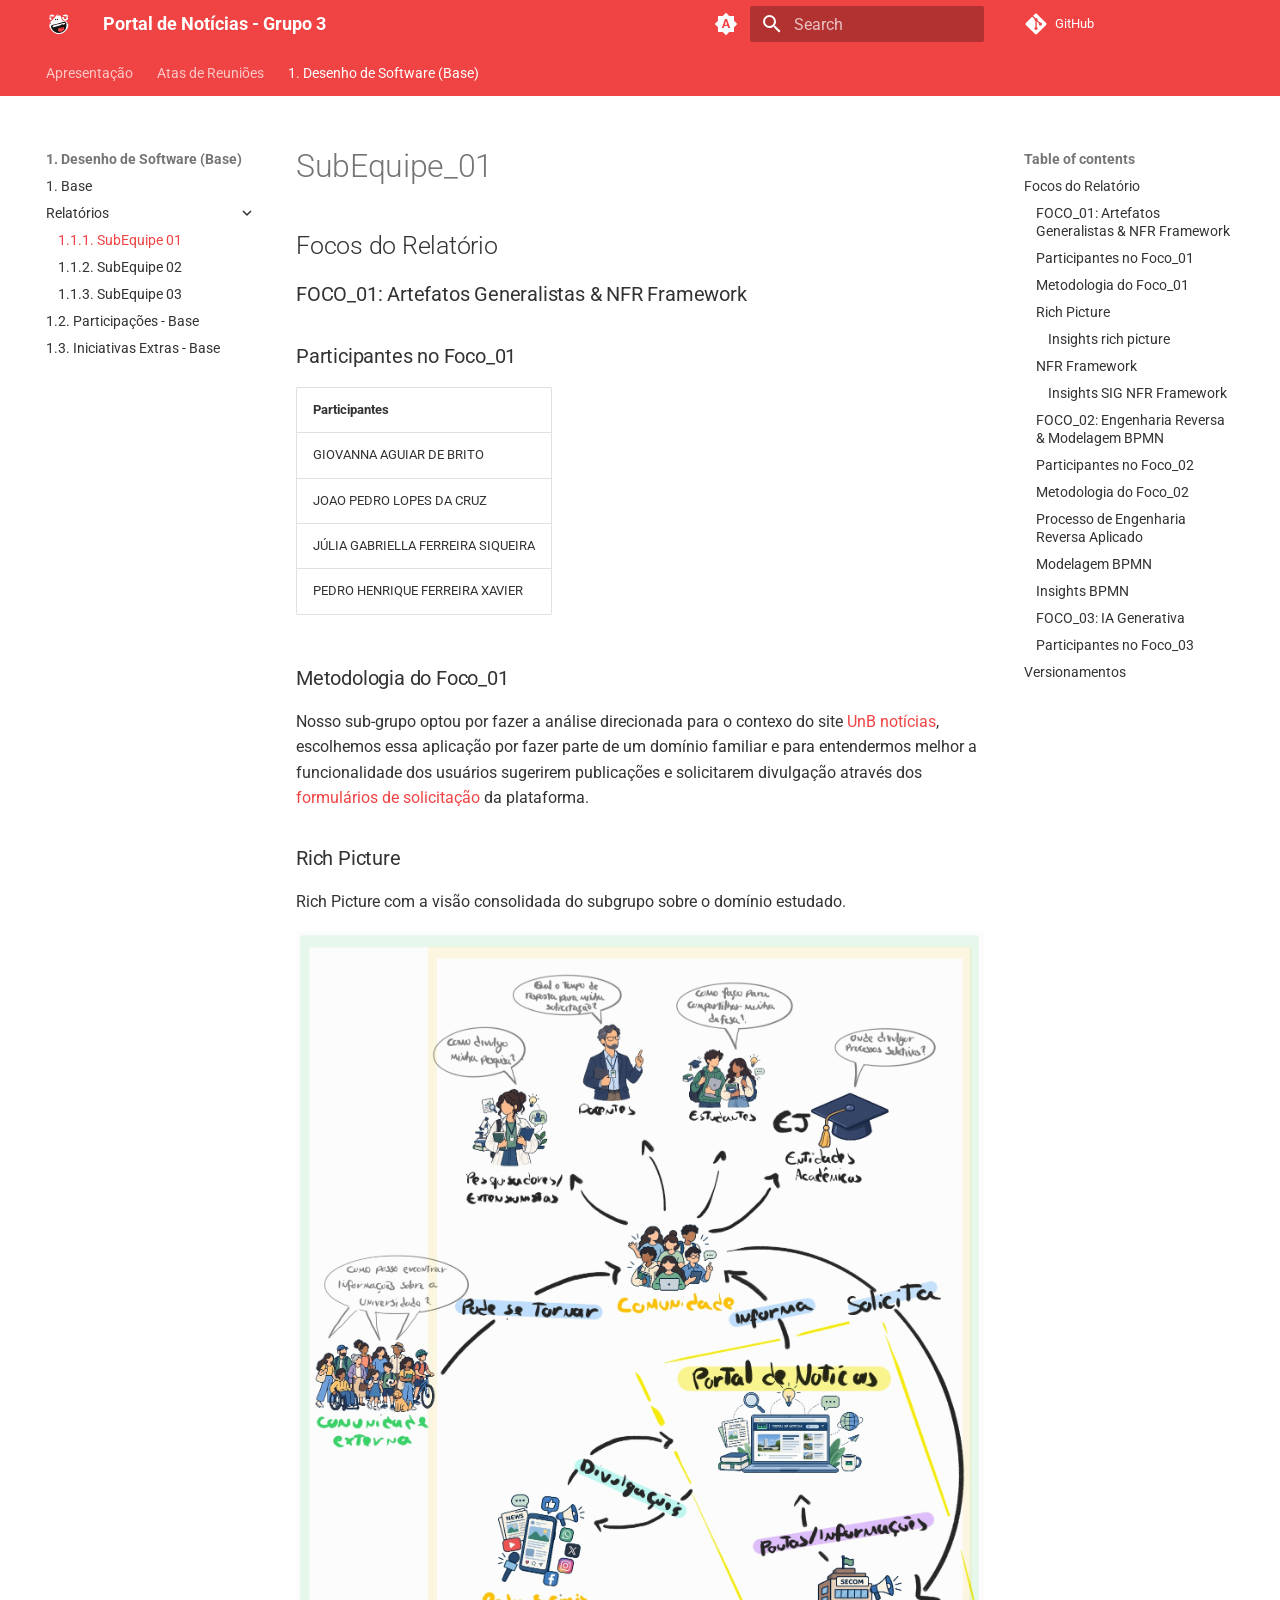
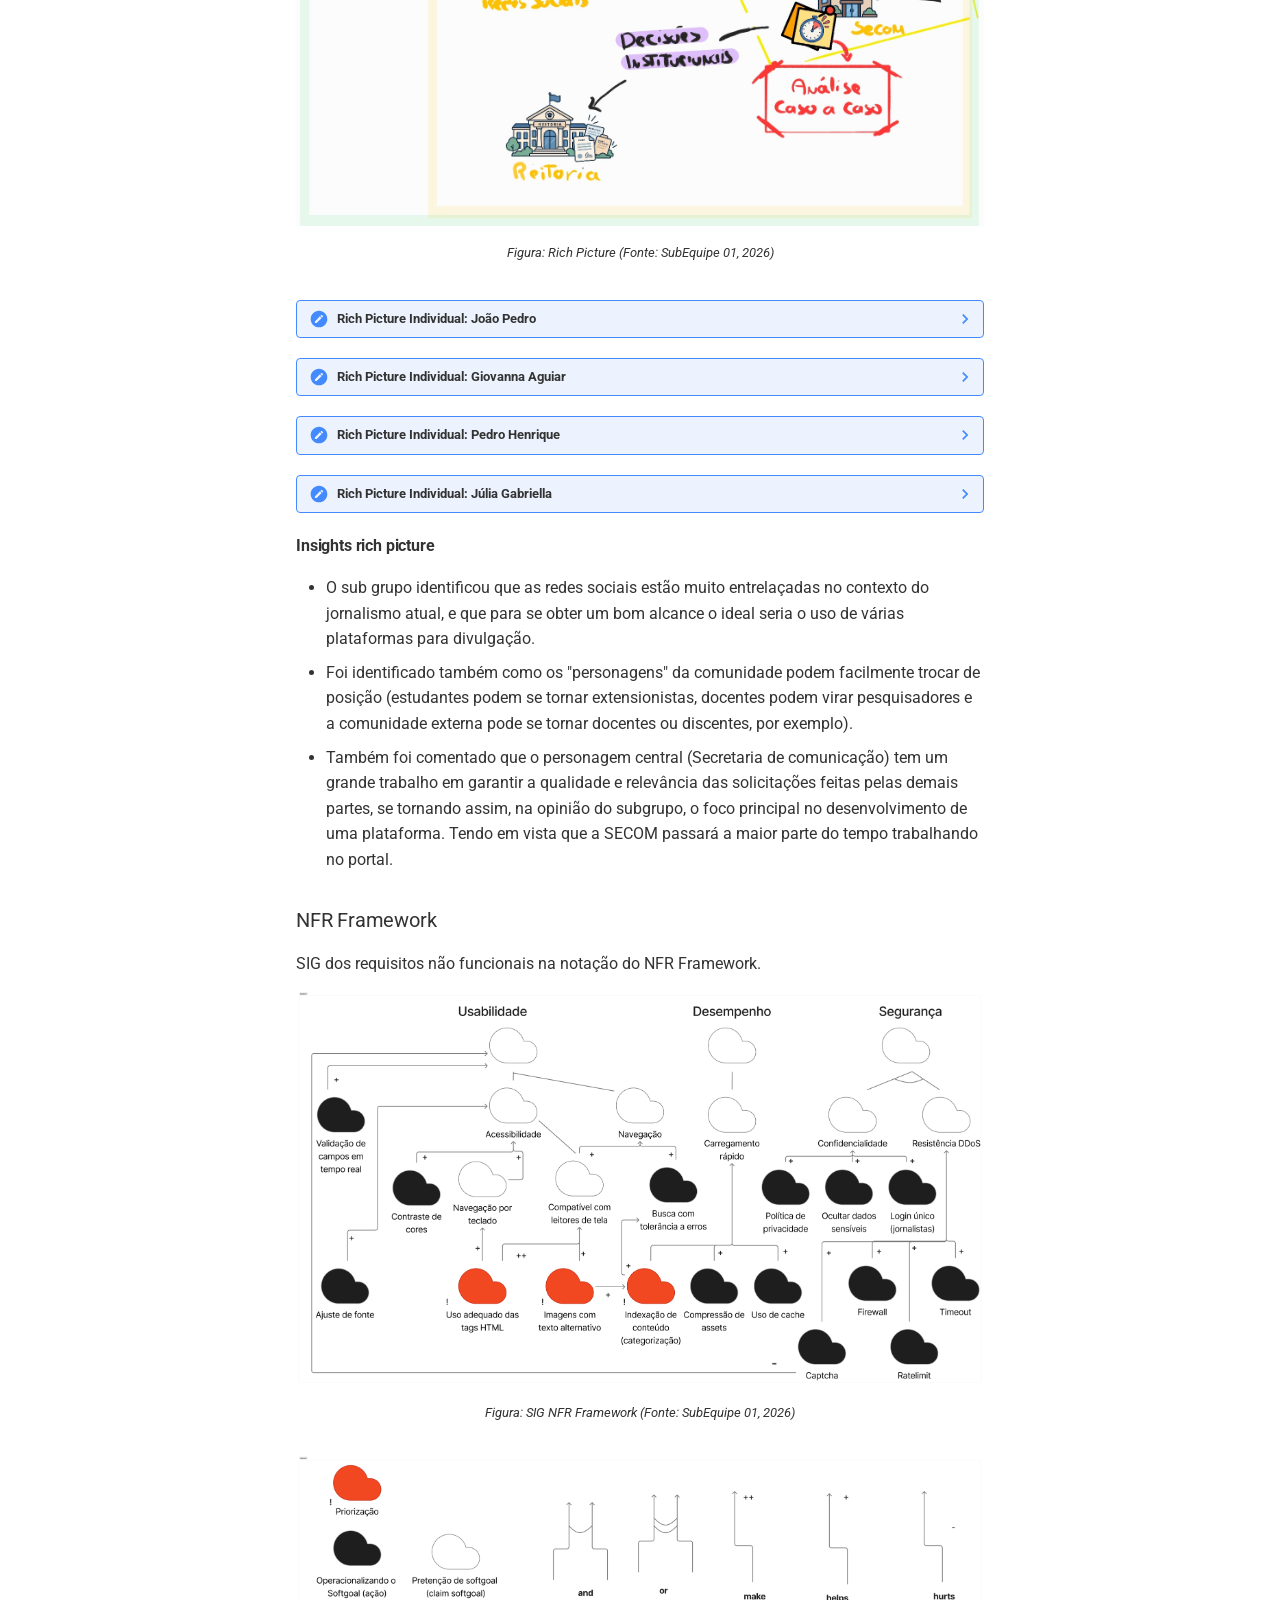
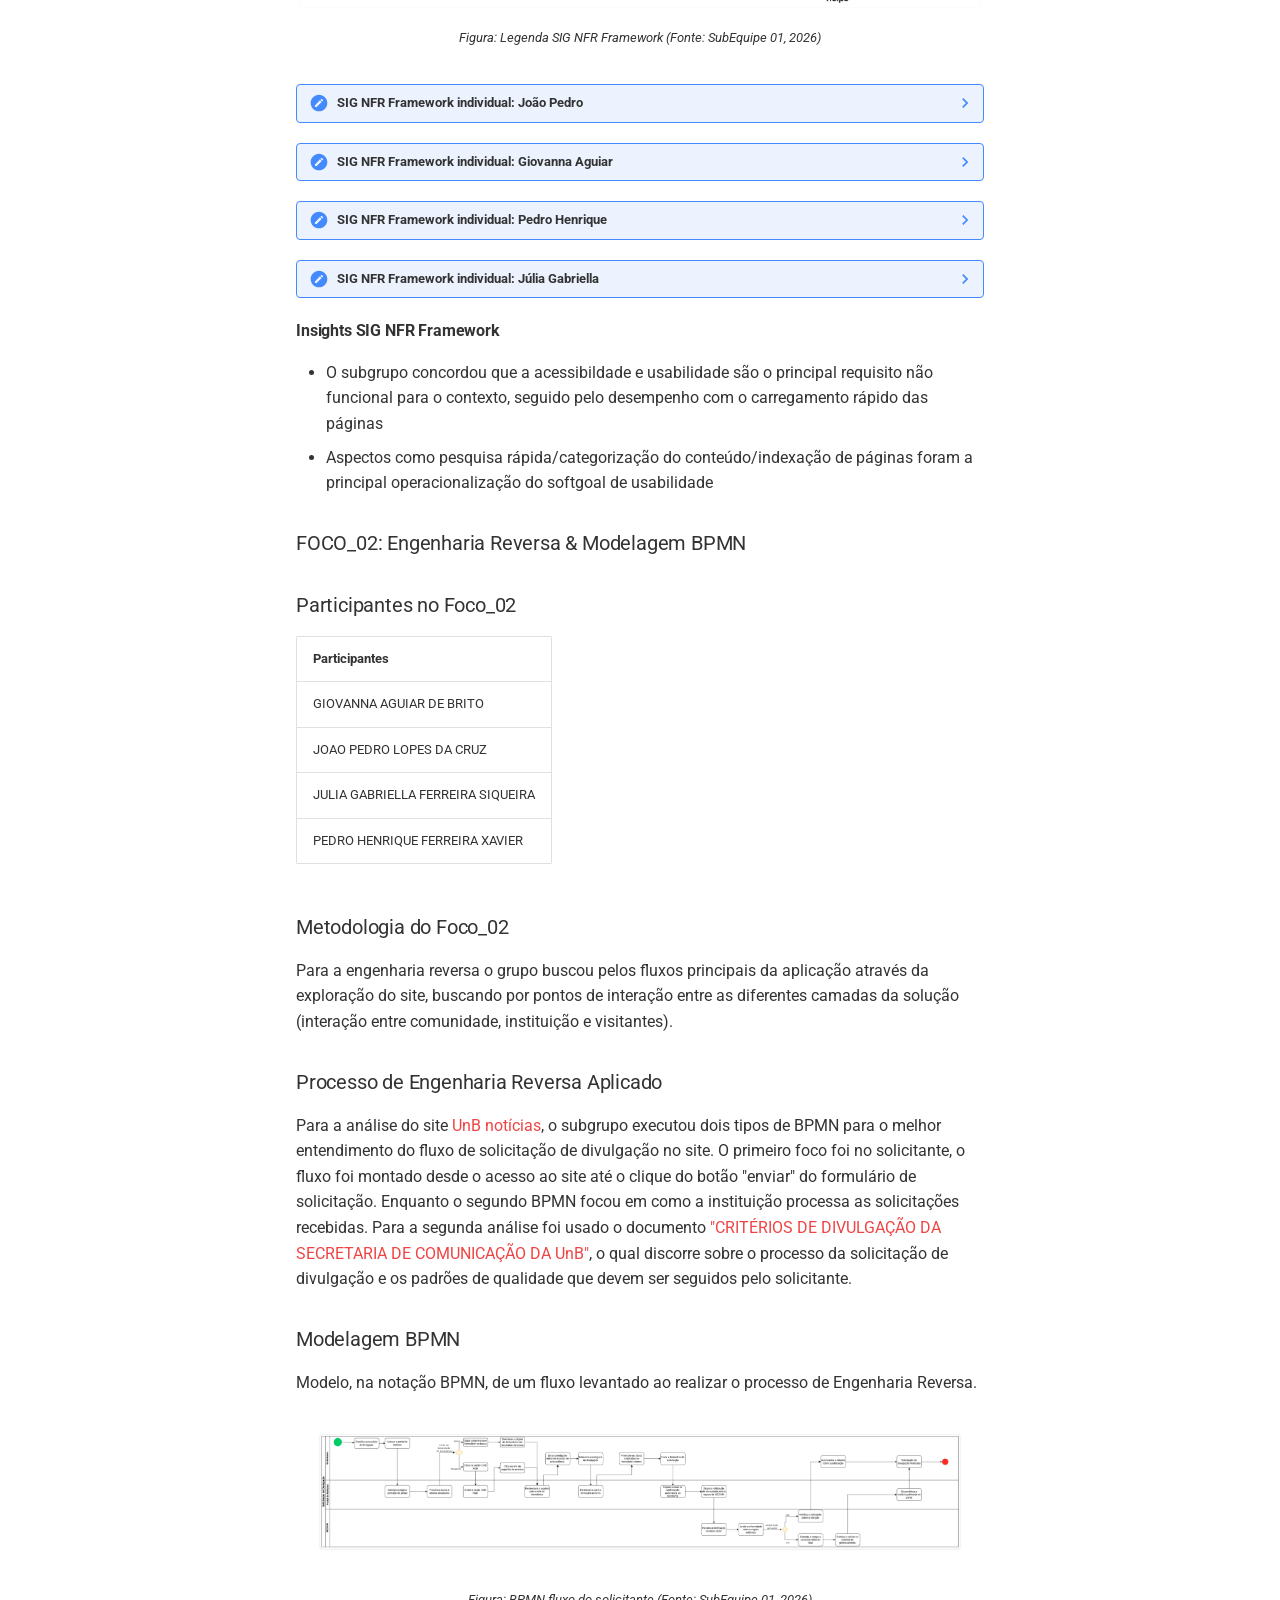
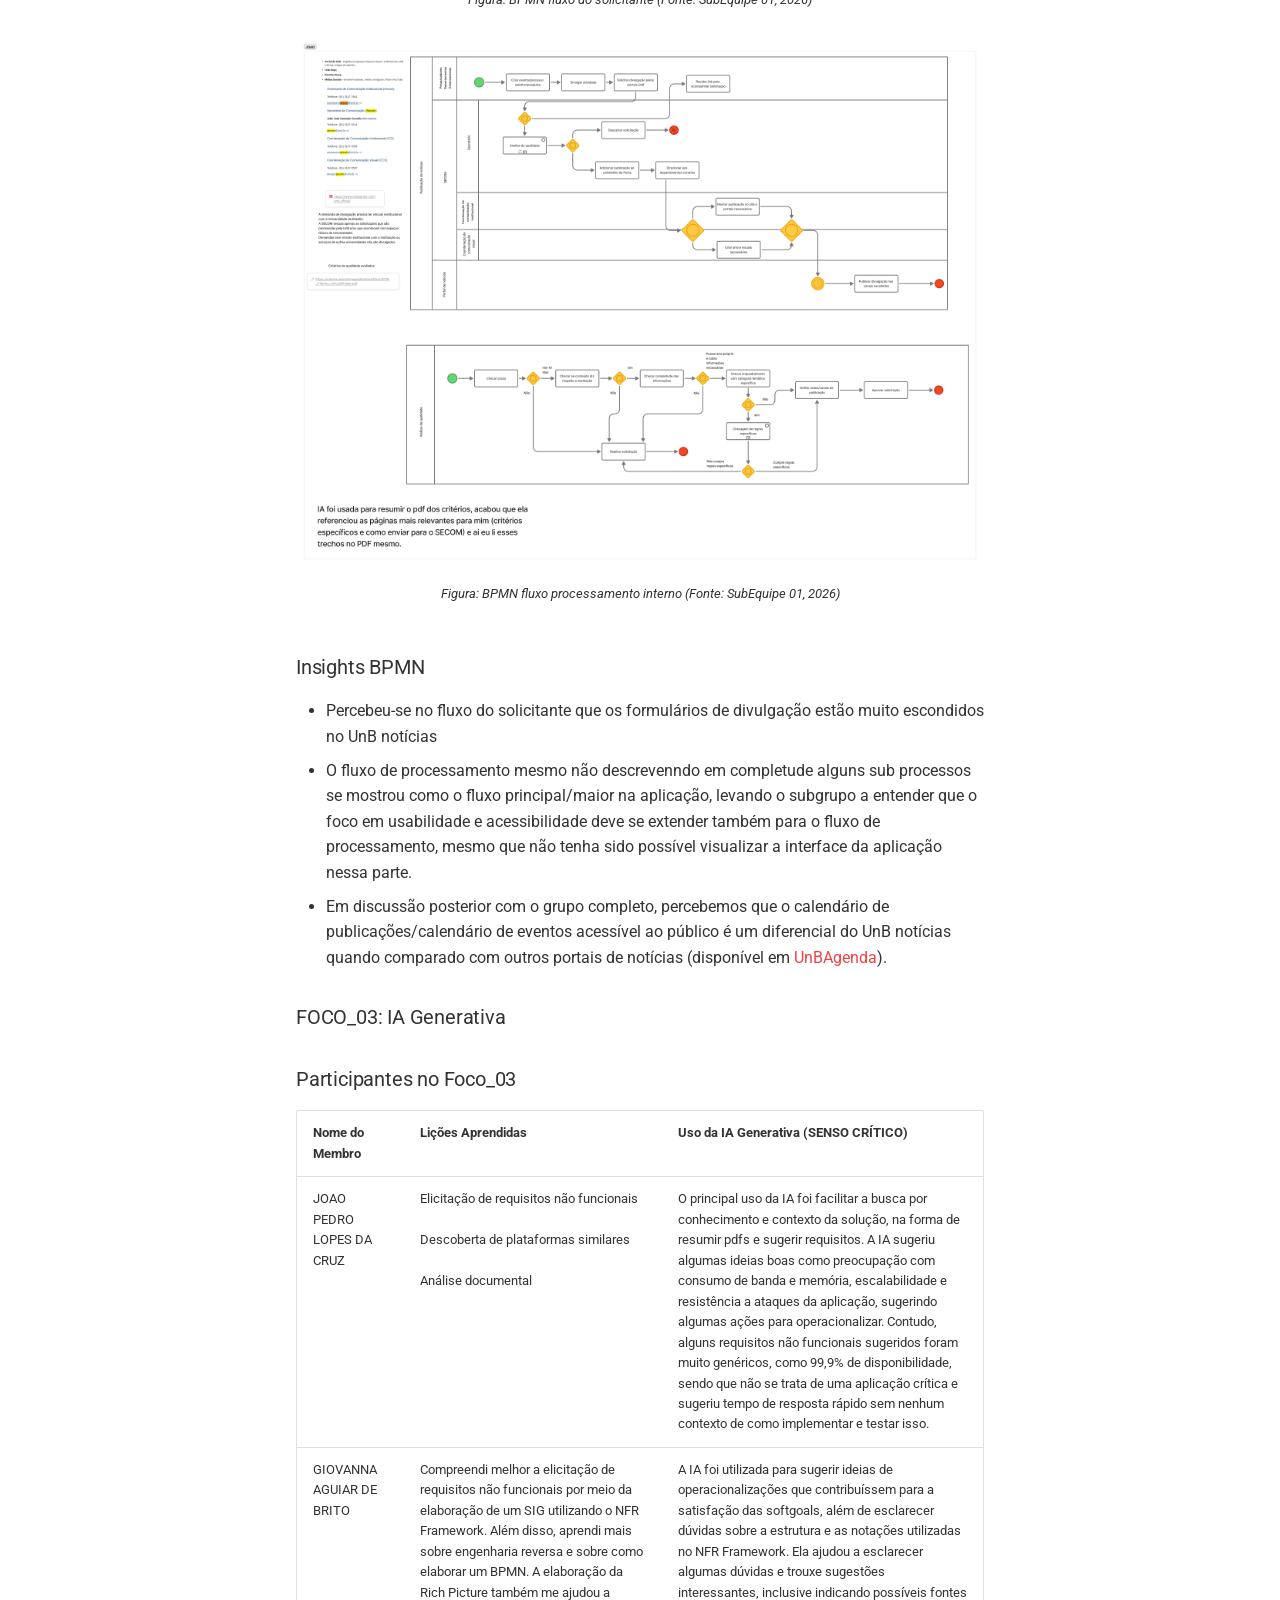
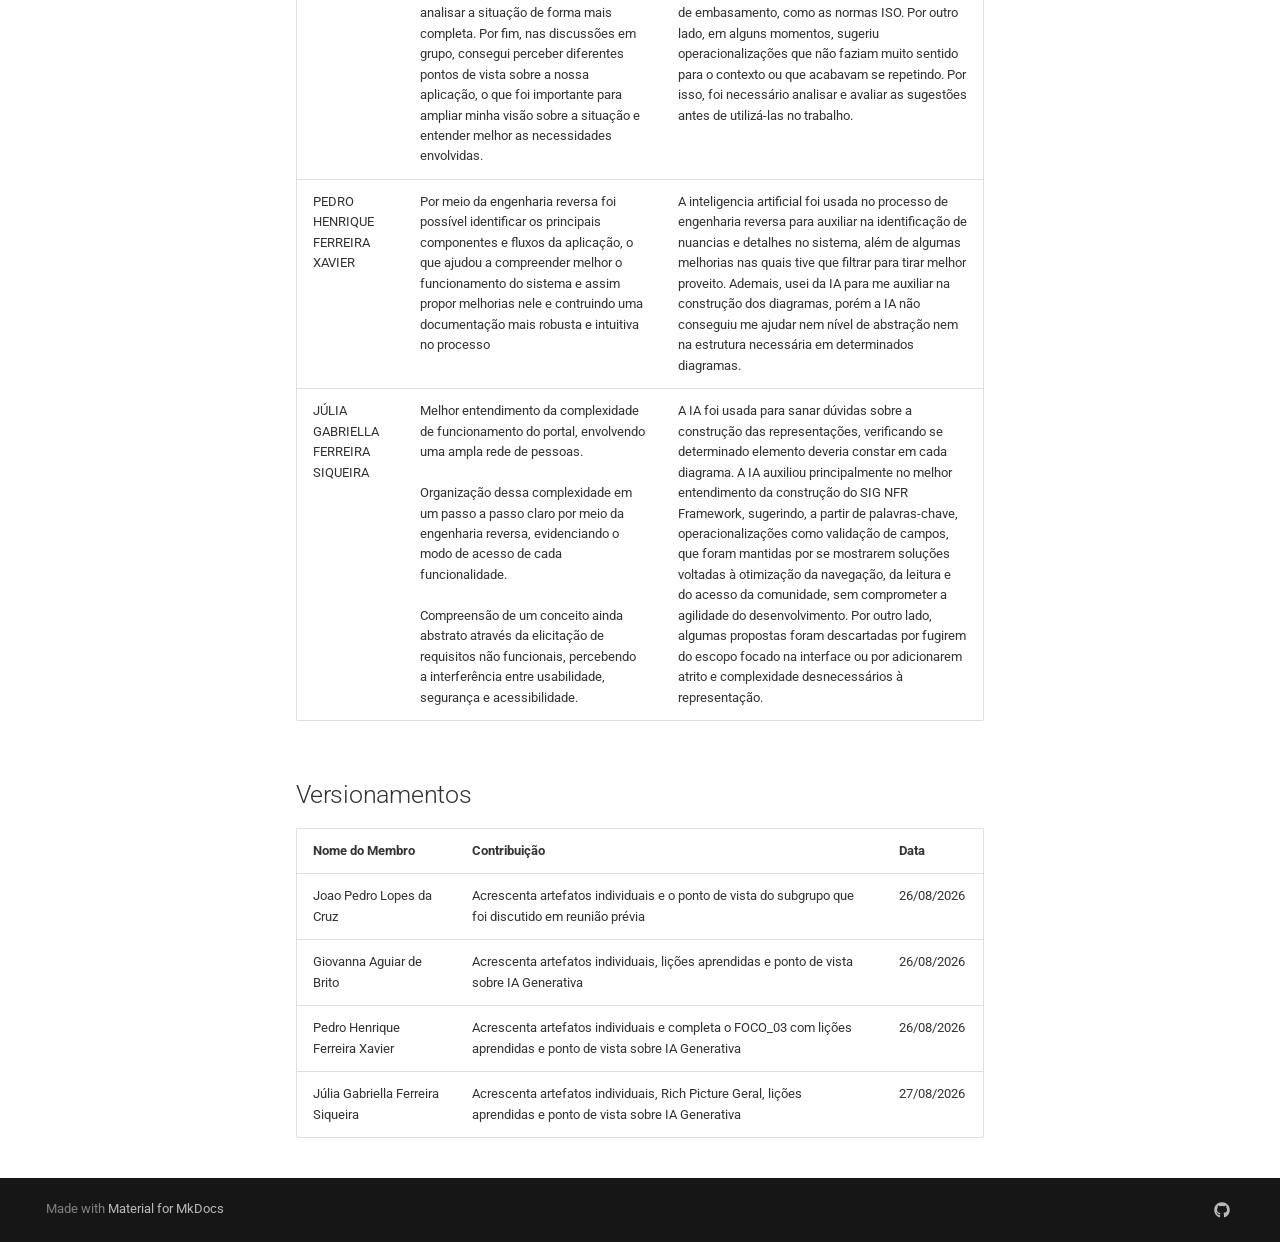
<file: Base/Relatórios/1.1.1.SubEquipe_01/index.html>
<!doctype html>
<html lang="en" class="no-js">
  <head>
    
      <meta charset="utf-8">
      <meta name="viewport" content="width=device-width,initial-scale=1">
      
      
      
        <link rel="canonical" href="https://github.com/UnBArqDsw2026-2-Turma01/2026.2-T01-_G3_ProjetoPortalNoticias_Entrega_01/Base/Relat%C3%B3rios/1.1.1.SubEquipe_01/">
      
      
        <link rel="prev" href="../../1.Base/">
      
      
        <link rel="next" href="../1.1.2.SubEquipe_02/">
      
      
        
      
      
      <link rel="icon" href="../../../assets/images/favicon.png">
      <meta name="generator" content="mkdocs-1.6.1, mkdocs-material-9.7.7">
    
    
      
        <title>1.1.1. SubEquipe 01 - Portal de Notícias - Grupo 3</title>
      
    
    
      <link rel="stylesheet" href="../../../assets/stylesheets/main.ec1eaa64.min.css">
      
        
        <link rel="stylesheet" href="../../../assets/stylesheets/palette.ab4e12ef.min.css">
      
      


    
    
      
    
    
      
        
        
        <link rel="preconnect" href="https://fonts.gstatic.com" crossorigin>
        <link rel="stylesheet" href="https://fonts.googleapis.com/css?family=Roboto:300,300i,400,400i,700,700i%7CRoboto+Mono:400,400i,700,700i&display=fallback">
        <style>:root{--md-text-font:"Roboto";--md-code-font:"Roboto Mono"}</style>
      
    
    
      <link rel="stylesheet" href="../../../stylesheets/custom.css">
    
    <script>__md_scope=new URL("../../..",location),__md_hash=e=>[...e].reduce(((e,_)=>(e<<5)-e+_.charCodeAt(0)),0),__md_get=(e,_=localStorage,t=__md_scope)=>JSON.parse(_.getItem(t.pathname+"."+e)),__md_set=(e,_,t=localStorage,a=__md_scope)=>{try{t.setItem(a.pathname+"."+e,JSON.stringify(_))}catch(e){}}</script>
    
      

    
    
  </head>
  
  
    
    
      
    
    
    
    
    <body dir="ltr" data-md-color-scheme="default" data-md-color-primary="indigo" data-md-color-accent="indigo">
  
    
    <input class="md-toggle" data-md-toggle="drawer" type="checkbox" id="__drawer" autocomplete="off">
    <input class="md-toggle" data-md-toggle="search" type="checkbox" id="__search" autocomplete="off">
    <label class="md-overlay" for="__drawer"></label>
    <div data-md-component="skip">
      
        
        <a href="#subequipe_01" class="md-skip">
          Skip to content
        </a>
      
    </div>
    <div data-md-component="announce">
      
    </div>
    
    
      

<header class="md-header" data-md-component="header">
  <nav class="md-header__inner md-grid" aria-label="Header">
    <a href="../../.." title="Portal de Notícias - Grupo 3" class="md-header__button md-logo" aria-label="Portal de Notícias - Grupo 3" data-md-component="logo">
      
  <img src="../../../assets/SapoBurburinho.svg" alt="logo">

    </a>
    <label class="md-header__button md-icon" for="__drawer">
      
      <svg xmlns="http://www.w3.org/2000/svg" viewBox="0 0 24 24"><path d="M3 6h18v2H3zm0 5h18v2H3zm0 5h18v2H3z"/></svg>
    </label>
    <div class="md-header__title" data-md-component="header-title">
      <div class="md-header__ellipsis">
        <div class="md-header__topic">
          <span class="md-ellipsis">
            Portal de Notícias - Grupo 3
          </span>
        </div>
        <div class="md-header__topic" data-md-component="header-topic">
          <span class="md-ellipsis">
            
              1.1.1. SubEquipe 01
            
          </span>
        </div>
      </div>
    </div>
    
      
        <form class="md-header__option" data-md-component="palette">
  
    
    
    
    <input class="md-option" data-md-color-media="(prefers-color-scheme)" data-md-color-scheme="default" data-md-color-primary="indigo" data-md-color-accent="indigo"  aria-label="Switch to light mode"  type="radio" name="__palette" id="__palette_0">
    
      <label class="md-header__button md-icon" title="Switch to light mode" for="__palette_1" hidden>
        <svg xmlns="http://www.w3.org/2000/svg" viewBox="0 0 24 24"><path d="m14.3 16-.7-2h-3.2l-.7 2H7.8L11 7h2l3.2 9zM20 8.69V4h-4.69L12 .69 8.69 4H4v4.69L.69 12 4 15.31V20h4.69L12 23.31 15.31 20H20v-4.69L23.31 12zm-9.15 3.96h2.3L12 9z"/></svg>
      </label>
    
  
    
    
    
    <input class="md-option" data-md-color-media="(prefers-color-scheme: light)" data-md-color-scheme="default" data-md-color-primary="custom" data-md-color-accent="custom"  aria-label="Switch to dark mode"  type="radio" name="__palette" id="__palette_1">
    
      <label class="md-header__button md-icon" title="Switch to dark mode" for="__palette_2" hidden>
        <svg xmlns="http://www.w3.org/2000/svg" viewBox="0 0 24 24"><path d="M12 8a4 4 0 0 0-4 4 4 4 0 0 0 4 4 4 4 0 0 0 4-4 4 4 0 0 0-4-4m0 10a6 6 0 0 1-6-6 6 6 0 0 1 6-6 6 6 0 0 1 6 6 6 6 0 0 1-6 6m8-9.31V4h-4.69L12 .69 8.69 4H4v4.69L.69 12 4 15.31V20h4.69L12 23.31 15.31 20H20v-4.69L23.31 12z"/></svg>
      </label>
    
  
    
    
    
    <input class="md-option" data-md-color-media="(prefers-color-scheme: dark)" data-md-color-scheme="slate" data-md-color-primary="custom" data-md-color-accent="custom"  aria-label="Switch to system preference"  type="radio" name="__palette" id="__palette_2">
    
      <label class="md-header__button md-icon" title="Switch to system preference" for="__palette_0" hidden>
        <svg xmlns="http://www.w3.org/2000/svg" viewBox="0 0 24 24"><path d="M12 18c-.89 0-1.74-.2-2.5-.55C11.56 16.5 13 14.42 13 12s-1.44-4.5-3.5-5.45C10.26 6.2 11.11 6 12 6a6 6 0 0 1 6 6 6 6 0 0 1-6 6m8-9.31V4h-4.69L12 .69 8.69 4H4v4.69L.69 12 4 15.31V20h4.69L12 23.31 15.31 20H20v-4.69L23.31 12z"/></svg>
      </label>
    
  
</form>
      
    
    
      <script>var palette=__md_get("__palette");if(palette&&palette.color){if("(prefers-color-scheme)"===palette.color.media){var media=matchMedia("(prefers-color-scheme: light)"),input=document.querySelector(media.matches?"[data-md-color-media='(prefers-color-scheme: light)']":"[data-md-color-media='(prefers-color-scheme: dark)']");palette.color.media=input.getAttribute("data-md-color-media"),palette.color.scheme=input.getAttribute("data-md-color-scheme"),palette.color.primary=input.getAttribute("data-md-color-primary"),palette.color.accent=input.getAttribute("data-md-color-accent")}for(var[key,value]of Object.entries(palette.color))document.body.setAttribute("data-md-color-"+key,value)}</script>
    
    
    
      
      
        <label class="md-header__button md-icon" for="__search">
          
          <svg xmlns="http://www.w3.org/2000/svg" viewBox="0 0 24 24"><path d="M9.5 3A6.5 6.5 0 0 1 16 9.5c0 1.61-.59 3.09-1.56 4.23l.27.27h.79l5 5-1.5 1.5-5-5v-.79l-.27-.27A6.52 6.52 0 0 1 9.5 16 6.5 6.5 0 0 1 3 9.5 6.5 6.5 0 0 1 9.5 3m0 2C7 5 5 7 5 9.5S7 14 9.5 14 14 12 14 9.5 12 5 9.5 5"/></svg>
        </label>
        <div class="md-search" data-md-component="search" role="dialog">
  <label class="md-search__overlay" for="__search"></label>
  <div class="md-search__inner" role="search">
    <form class="md-search__form" name="search">
      <input type="text" class="md-search__input" name="query" aria-label="Search" placeholder="Search" autocapitalize="off" autocorrect="off" autocomplete="off" spellcheck="false" data-md-component="search-query" required>
      <label class="md-search__icon md-icon" for="__search">
        
        <svg xmlns="http://www.w3.org/2000/svg" viewBox="0 0 24 24"><path d="M9.5 3A6.5 6.5 0 0 1 16 9.5c0 1.61-.59 3.09-1.56 4.23l.27.27h.79l5 5-1.5 1.5-5-5v-.79l-.27-.27A6.52 6.52 0 0 1 9.5 16 6.5 6.5 0 0 1 3 9.5 6.5 6.5 0 0 1 9.5 3m0 2C7 5 5 7 5 9.5S7 14 9.5 14 14 12 14 9.5 12 5 9.5 5"/></svg>
        
        <svg xmlns="http://www.w3.org/2000/svg" viewBox="0 0 24 24"><path d="M20 11v2H8l5.5 5.5-1.42 1.42L4.16 12l7.92-7.92L13.5 5.5 8 11z"/></svg>
      </label>
      <nav class="md-search__options" aria-label="Search">
        
        <button type="reset" class="md-search__icon md-icon" title="Clear" aria-label="Clear" tabindex="-1">
          
          <svg xmlns="http://www.w3.org/2000/svg" viewBox="0 0 24 24"><path d="M19 6.41 17.59 5 12 10.59 6.41 5 5 6.41 10.59 12 5 17.59 6.41 19 12 13.41 17.59 19 19 17.59 13.41 12z"/></svg>
        </button>
      </nav>
      
    </form>
    <div class="md-search__output">
      <div class="md-search__scrollwrap" tabindex="0" data-md-scrollfix>
        <div class="md-search-result" data-md-component="search-result">
          <div class="md-search-result__meta">
            Initializing search
          </div>
          <ol class="md-search-result__list" role="presentation"></ol>
        </div>
      </div>
    </div>
  </div>
</div>
      
    
    
      <div class="md-header__source">
        <a href="https://github.com/UnBArqDsw2026-2-Turma01/2026.2-T01-_G3_ProjetoPortalNoticias_Entrega_01" title="Go to repository" class="md-source" data-md-component="source">
  <div class="md-source__icon md-icon">
    
    <svg xmlns="http://www.w3.org/2000/svg" viewBox="0 0 448 512"><!--! Font Awesome Free 7.1.0 by @fontawesome - https://fontawesome.com License - https://fontawesome.com/license/free (Icons: CC BY 4.0, Fonts: SIL OFL 1.1, Code: MIT License) Copyright 2025 Fonticons, Inc.--><path d="M439.6 236.1 244 40.5c-5.4-5.5-12.8-8.5-20.4-8.5s-15 3-20.4 8.4L162.5 81l51.5 51.5c27.1-9.1 52.7 16.8 43.4 43.7l49.7 49.7c34.2-11.8 61.2 31 35.5 56.7-26.5 26.5-70.2-2.9-56-37.3L240.3 199v121.9c25.3 12.5 22.3 41.8 9.1 55-6.4 6.4-15.2 10.1-24.3 10.1s-17.8-3.6-24.3-10.1c-17.6-17.6-11.1-46.9 11.2-56v-123c-20.8-8.5-24.6-30.7-18.6-45L142.6 101 8.5 235.1C3 240.6 0 247.9 0 255.5s3 15 8.5 20.4l195.6 195.7c5.4 5.4 12.7 8.4 20.4 8.4s15-3 20.4-8.4l194.7-194.7c5.4-5.4 8.4-12.8 8.4-20.4s-3-15-8.4-20.4"/></svg>
  </div>
  <div class="md-source__repository">
    GitHub
  </div>
</a>
      </div>
    
  </nav>
  
</header>
    
    <div class="md-container" data-md-component="container">
      
      
        
          
            
<nav class="md-tabs" aria-label="Tabs" data-md-component="tabs">
  <div class="md-grid">
    <ul class="md-tabs__list">
      
        
  
  
  
  
    <li class="md-tabs__item">
      <a href="../../.." class="md-tabs__link">
        
  
  
    
  
  Apresentação

      </a>
    </li>
  

      
        
  
  
  
  
    
    
      <li class="md-tabs__item">
        <a href="../../../Projeto/Atas_1/" class="md-tabs__link">
          
  
  
  Atas de Reuniões

        </a>
      </li>
    
  

      
        
  
  
  
    
  
  
    
    
      <li class="md-tabs__item md-tabs__item--active">
        <a href="../../1.Base/" class="md-tabs__link">
          
  
  
  1. Desenho de Software (Base)

        </a>
      </li>
    
  

      
    </ul>
  </div>
</nav>
          
        
      
      <main class="md-main" data-md-component="main">
        <div class="md-main__inner md-grid">
          
            
              
              <div class="md-sidebar md-sidebar--primary" data-md-component="sidebar" data-md-type="navigation" >
                <div class="md-sidebar__scrollwrap">
                  <div class="md-sidebar__inner">
                    


  


<nav class="md-nav md-nav--primary md-nav--lifted" aria-label="Navigation" data-md-level="0">
  <label class="md-nav__title" for="__drawer">
    <a href="../../.." title="Portal de Notícias - Grupo 3" class="md-nav__button md-logo" aria-label="Portal de Notícias - Grupo 3" data-md-component="logo">
      
  <img src="../../../assets/SapoBurburinho.svg" alt="logo">

    </a>
    Portal de Notícias - Grupo 3
  </label>
  
    <div class="md-nav__source">
      <a href="https://github.com/UnBArqDsw2026-2-Turma01/2026.2-T01-_G3_ProjetoPortalNoticias_Entrega_01" title="Go to repository" class="md-source" data-md-component="source">
  <div class="md-source__icon md-icon">
    
    <svg xmlns="http://www.w3.org/2000/svg" viewBox="0 0 448 512"><!--! Font Awesome Free 7.1.0 by @fontawesome - https://fontawesome.com License - https://fontawesome.com/license/free (Icons: CC BY 4.0, Fonts: SIL OFL 1.1, Code: MIT License) Copyright 2025 Fonticons, Inc.--><path d="M439.6 236.1 244 40.5c-5.4-5.5-12.8-8.5-20.4-8.5s-15 3-20.4 8.4L162.5 81l51.5 51.5c27.1-9.1 52.7 16.8 43.4 43.7l49.7 49.7c34.2-11.8 61.2 31 35.5 56.7-26.5 26.5-70.2-2.9-56-37.3L240.3 199v121.9c25.3 12.5 22.3 41.8 9.1 55-6.4 6.4-15.2 10.1-24.3 10.1s-17.8-3.6-24.3-10.1c-17.6-17.6-11.1-46.9 11.2-56v-123c-20.8-8.5-24.6-30.7-18.6-45L142.6 101 8.5 235.1C3 240.6 0 247.9 0 255.5s3 15 8.5 20.4l195.6 195.7c5.4 5.4 12.7 8.4 20.4 8.4s15-3 20.4-8.4l194.7-194.7c5.4-5.4 8.4-12.8 8.4-20.4s-3-15-8.4-20.4"/></svg>
  </div>
  <div class="md-source__repository">
    GitHub
  </div>
</a>
    </div>
  
  <ul class="md-nav__list" data-md-scrollfix>
    
      
      
  
  
  
  
    <li class="md-nav__item">
      <a href="../../.." class="md-nav__link">
        
  
  
  <span class="md-ellipsis">
    
  
    Apresentação
  

    
  </span>
  
  

      </a>
    </li>
  

    
      
      
  
  
  
  
    
    
    
    
      
      
    
    
    <li class="md-nav__item md-nav__item--nested">
      
        
        
        <input class="md-nav__toggle md-toggle " type="checkbox" id="__nav_2" >
        
          
          <label class="md-nav__link" for="__nav_2" id="__nav_2_label" tabindex="0">
            
  
  
  <span class="md-ellipsis">
    
  
    Atas de Reuniões
  

    
  </span>
  
  

            <span class="md-nav__icon md-icon"></span>
          </label>
        
        <nav class="md-nav" data-md-level="1" aria-labelledby="__nav_2_label" aria-expanded="false">
          <label class="md-nav__title" for="__nav_2">
            <span class="md-nav__icon md-icon"></span>
            
  
    Atas de Reuniões
  

          </label>
          <ul class="md-nav__list" data-md-scrollfix>
            
              
                
  
  
  
  
    <li class="md-nav__item">
      <a href="../../../Projeto/Atas_1/" class="md-nav__link">
        
  
  
  <span class="md-ellipsis">
    
  
    Ata reunião 1
  

    
  </span>
  
  

      </a>
    </li>
  

              
            
              
                
  
  
  
  
    <li class="md-nav__item">
      <a href="../../../Projeto/Atas_subgrupo_1/" class="md-nav__link">
        
  
  
  <span class="md-ellipsis">
    
  
    Ata subgrupo 1
  

    
  </span>
  
  

      </a>
    </li>
  

              
            
              
                
  
  
  
  
    <li class="md-nav__item">
      <a href="../../../Projeto/Atas_subgrupo_2/" class="md-nav__link">
        
  
  
  <span class="md-ellipsis">
    
  
    Ata subgrupo 2
  

    
  </span>
  
  

      </a>
    </li>
  

              
            
              
                
  
  
  
  
    <li class="md-nav__item">
      <a href="../../../Projeto/Atas_subgrupo_3/" class="md-nav__link">
        
  
  
  <span class="md-ellipsis">
    
  
    Ata Subgrupo 3
  

    
  </span>
  
  

      </a>
    </li>
  

              
            
              
                
  
  
  
  
    <li class="md-nav__item">
      <a href="../../../Projeto/Atas_2/" class="md-nav__link">
        
  
  
  <span class="md-ellipsis">
    
  
    Ata reunião 2
  

    
  </span>
  
  

      </a>
    </li>
  

              
            
          </ul>
        </nav>
      
    </li>
  

    
      
      
  
  
    
  
  
  
    
    
    
    
      
        
        
      
      
    
    
    <li class="md-nav__item md-nav__item--active md-nav__item--section md-nav__item--nested">
      
        
        
        <input class="md-nav__toggle md-toggle " type="checkbox" id="__nav_3" checked>
        
          
          <label class="md-nav__link" for="__nav_3" id="__nav_3_label" tabindex="">
            
  
  
  <span class="md-ellipsis">
    
  
    1. Desenho de Software (Base)
  

    
  </span>
  
  

            <span class="md-nav__icon md-icon"></span>
          </label>
        
        <nav class="md-nav" data-md-level="1" aria-labelledby="__nav_3_label" aria-expanded="true">
          <label class="md-nav__title" for="__nav_3">
            <span class="md-nav__icon md-icon"></span>
            
  
    1. Desenho de Software (Base)
  

          </label>
          <ul class="md-nav__list" data-md-scrollfix>
            
              
                
  
  
  
  
    <li class="md-nav__item">
      <a href="../../1.Base/" class="md-nav__link">
        
  
  
  <span class="md-ellipsis">
    
  
    1. Base
  

    
  </span>
  
  

      </a>
    </li>
  

              
            
              
                
  
  
    
  
  
  
    
    
    
    
      
      
    
    
    <li class="md-nav__item md-nav__item--active md-nav__item--nested">
      
        
        
        <input class="md-nav__toggle md-toggle " type="checkbox" id="__nav_3_2" checked>
        
          
          <label class="md-nav__link" for="__nav_3_2" id="__nav_3_2_label" tabindex="0">
            
  
  
  <span class="md-ellipsis">
    
  
    Relatórios
  

    
  </span>
  
  

            <span class="md-nav__icon md-icon"></span>
          </label>
        
        <nav class="md-nav" data-md-level="2" aria-labelledby="__nav_3_2_label" aria-expanded="true">
          <label class="md-nav__title" for="__nav_3_2">
            <span class="md-nav__icon md-icon"></span>
            
  
    Relatórios
  

          </label>
          <ul class="md-nav__list" data-md-scrollfix>
            
              
                
  
  
    
  
  
  
    <li class="md-nav__item md-nav__item--active">
      
      <input class="md-nav__toggle md-toggle" type="checkbox" id="__toc">
      
      
        
      
      
        <label class="md-nav__link md-nav__link--active" for="__toc">
          
  
  
  <span class="md-ellipsis">
    
  
    1.1.1. SubEquipe 01
  

    
  </span>
  
  

          <span class="md-nav__icon md-icon"></span>
        </label>
      
      <a href="./" class="md-nav__link md-nav__link--active">
        
  
  
  <span class="md-ellipsis">
    
  
    1.1.1. SubEquipe 01
  

    
  </span>
  
  

      </a>
      
        

<nav class="md-nav md-nav--secondary" aria-label="Table of contents">
  
  
  
    
  
  
    <label class="md-nav__title" for="__toc">
      <span class="md-nav__icon md-icon"></span>
      Table of contents
    </label>
    <ul class="md-nav__list" data-md-component="toc" data-md-scrollfix>
      
        <li class="md-nav__item">
  <a href="#focos-do-relatorio" class="md-nav__link">
    <span class="md-ellipsis">
      
        Focos do Relatório
      
    </span>
  </a>
  
    <nav class="md-nav" aria-label="Focos do Relatório">
      <ul class="md-nav__list">
        
          <li class="md-nav__item">
  <a href="#foco_01-artefatos-generalistas-nfr-framework" class="md-nav__link">
    <span class="md-ellipsis">
      
        FOCO_01: Artefatos Generalistas &amp; NFR Framework
      
    </span>
  </a>
  
</li>
        
          <li class="md-nav__item">
  <a href="#participantes-no-foco_01" class="md-nav__link">
    <span class="md-ellipsis">
      
        Participantes no Foco_01
      
    </span>
  </a>
  
</li>
        
          <li class="md-nav__item">
  <a href="#metodologia-do-foco_01" class="md-nav__link">
    <span class="md-ellipsis">
      
        Metodologia do Foco_01
      
    </span>
  </a>
  
</li>
        
          <li class="md-nav__item">
  <a href="#rich-picture" class="md-nav__link">
    <span class="md-ellipsis">
      
        Rich Picture
      
    </span>
  </a>
  
    <nav class="md-nav" aria-label="Rich Picture">
      <ul class="md-nav__list">
        
          <li class="md-nav__item">
  <a href="#insights-rich-picture" class="md-nav__link">
    <span class="md-ellipsis">
      
        Insights rich picture
      
    </span>
  </a>
  
</li>
        
      </ul>
    </nav>
  
</li>
        
          <li class="md-nav__item">
  <a href="#nfr-framework" class="md-nav__link">
    <span class="md-ellipsis">
      
        NFR Framework
      
    </span>
  </a>
  
    <nav class="md-nav" aria-label="NFR Framework">
      <ul class="md-nav__list">
        
          <li class="md-nav__item">
  <a href="#insights-sig-nfr-framework" class="md-nav__link">
    <span class="md-ellipsis">
      
        Insights SIG NFR Framework
      
    </span>
  </a>
  
</li>
        
      </ul>
    </nav>
  
</li>
        
          <li class="md-nav__item">
  <a href="#foco_02-engenharia-reversa-modelagem-bpmn" class="md-nav__link">
    <span class="md-ellipsis">
      
        FOCO_02: Engenharia Reversa &amp; Modelagem BPMN
      
    </span>
  </a>
  
</li>
        
          <li class="md-nav__item">
  <a href="#participantes-no-foco_02" class="md-nav__link">
    <span class="md-ellipsis">
      
        Participantes no Foco_02
      
    </span>
  </a>
  
</li>
        
          <li class="md-nav__item">
  <a href="#metodologia-do-foco_02" class="md-nav__link">
    <span class="md-ellipsis">
      
        Metodologia do Foco_02
      
    </span>
  </a>
  
</li>
        
          <li class="md-nav__item">
  <a href="#processo-de-engenharia-reversa-aplicado" class="md-nav__link">
    <span class="md-ellipsis">
      
        Processo de Engenharia Reversa Aplicado
      
    </span>
  </a>
  
</li>
        
          <li class="md-nav__item">
  <a href="#modelagem-bpmn" class="md-nav__link">
    <span class="md-ellipsis">
      
        Modelagem BPMN
      
    </span>
  </a>
  
</li>
        
          <li class="md-nav__item">
  <a href="#insights-bpmn" class="md-nav__link">
    <span class="md-ellipsis">
      
        Insights BPMN
      
    </span>
  </a>
  
</li>
        
          <li class="md-nav__item">
  <a href="#foco_03-ia-generativa" class="md-nav__link">
    <span class="md-ellipsis">
      
        FOCO_03: IA Generativa
      
    </span>
  </a>
  
</li>
        
          <li class="md-nav__item">
  <a href="#participantes-no-foco_03" class="md-nav__link">
    <span class="md-ellipsis">
      
        Participantes no Foco_03
      
    </span>
  </a>
  
</li>
        
      </ul>
    </nav>
  
</li>
      
        <li class="md-nav__item">
  <a href="#versionamentos" class="md-nav__link">
    <span class="md-ellipsis">
      
        Versionamentos
      
    </span>
  </a>
  
</li>
      
    </ul>
  
</nav>
      
    </li>
  

              
            
              
                
  
  
  
  
    <li class="md-nav__item">
      <a href="../1.1.2.SubEquipe_02/" class="md-nav__link">
        
  
  
  <span class="md-ellipsis">
    
  
    1.1.2. SubEquipe 02
  

    
  </span>
  
  

      </a>
    </li>
  

              
            
              
                
  
  
  
  
    <li class="md-nav__item">
      <a href="../1.1.3.SubEquipe_03/" class="md-nav__link">
        
  
  
  <span class="md-ellipsis">
    
  
    1.1.3. SubEquipe 03
  

    
  </span>
  
  

      </a>
    </li>
  

              
            
          </ul>
        </nav>
      
    </li>
  

              
            
              
                
  
  
  
  
    <li class="md-nav__item">
      <a href="../../1.2.ParticipacoesBase/" class="md-nav__link">
        
  
  
  <span class="md-ellipsis">
    
  
    1.2. Participações - Base
  

    
  </span>
  
  

      </a>
    </li>
  

              
            
              
                
  
  
  
  
    <li class="md-nav__item">
      <a href="../../1.3.IniciativasExtras/" class="md-nav__link">
        
  
  
  <span class="md-ellipsis">
    
  
    1.3. Iniciativas Extras - Base
  

    
  </span>
  
  

      </a>
    </li>
  

              
            
          </ul>
        </nav>
      
    </li>
  

    
  </ul>
</nav>
                  </div>
                </div>
              </div>
            
            
              
              <div class="md-sidebar md-sidebar--secondary" data-md-component="sidebar" data-md-type="toc" >
                <div class="md-sidebar__scrollwrap">
                  <div class="md-sidebar__inner">
                    

<nav class="md-nav md-nav--secondary" aria-label="Table of contents">
  
  
  
    
  
  
    <label class="md-nav__title" for="__toc">
      <span class="md-nav__icon md-icon"></span>
      Table of contents
    </label>
    <ul class="md-nav__list" data-md-component="toc" data-md-scrollfix>
      
        <li class="md-nav__item">
  <a href="#focos-do-relatorio" class="md-nav__link">
    <span class="md-ellipsis">
      
        Focos do Relatório
      
    </span>
  </a>
  
    <nav class="md-nav" aria-label="Focos do Relatório">
      <ul class="md-nav__list">
        
          <li class="md-nav__item">
  <a href="#foco_01-artefatos-generalistas-nfr-framework" class="md-nav__link">
    <span class="md-ellipsis">
      
        FOCO_01: Artefatos Generalistas &amp; NFR Framework
      
    </span>
  </a>
  
</li>
        
          <li class="md-nav__item">
  <a href="#participantes-no-foco_01" class="md-nav__link">
    <span class="md-ellipsis">
      
        Participantes no Foco_01
      
    </span>
  </a>
  
</li>
        
          <li class="md-nav__item">
  <a href="#metodologia-do-foco_01" class="md-nav__link">
    <span class="md-ellipsis">
      
        Metodologia do Foco_01
      
    </span>
  </a>
  
</li>
        
          <li class="md-nav__item">
  <a href="#rich-picture" class="md-nav__link">
    <span class="md-ellipsis">
      
        Rich Picture
      
    </span>
  </a>
  
    <nav class="md-nav" aria-label="Rich Picture">
      <ul class="md-nav__list">
        
          <li class="md-nav__item">
  <a href="#insights-rich-picture" class="md-nav__link">
    <span class="md-ellipsis">
      
        Insights rich picture
      
    </span>
  </a>
  
</li>
        
      </ul>
    </nav>
  
</li>
        
          <li class="md-nav__item">
  <a href="#nfr-framework" class="md-nav__link">
    <span class="md-ellipsis">
      
        NFR Framework
      
    </span>
  </a>
  
    <nav class="md-nav" aria-label="NFR Framework">
      <ul class="md-nav__list">
        
          <li class="md-nav__item">
  <a href="#insights-sig-nfr-framework" class="md-nav__link">
    <span class="md-ellipsis">
      
        Insights SIG NFR Framework
      
    </span>
  </a>
  
</li>
        
      </ul>
    </nav>
  
</li>
        
          <li class="md-nav__item">
  <a href="#foco_02-engenharia-reversa-modelagem-bpmn" class="md-nav__link">
    <span class="md-ellipsis">
      
        FOCO_02: Engenharia Reversa &amp; Modelagem BPMN
      
    </span>
  </a>
  
</li>
        
          <li class="md-nav__item">
  <a href="#participantes-no-foco_02" class="md-nav__link">
    <span class="md-ellipsis">
      
        Participantes no Foco_02
      
    </span>
  </a>
  
</li>
        
          <li class="md-nav__item">
  <a href="#metodologia-do-foco_02" class="md-nav__link">
    <span class="md-ellipsis">
      
        Metodologia do Foco_02
      
    </span>
  </a>
  
</li>
        
          <li class="md-nav__item">
  <a href="#processo-de-engenharia-reversa-aplicado" class="md-nav__link">
    <span class="md-ellipsis">
      
        Processo de Engenharia Reversa Aplicado
      
    </span>
  </a>
  
</li>
        
          <li class="md-nav__item">
  <a href="#modelagem-bpmn" class="md-nav__link">
    <span class="md-ellipsis">
      
        Modelagem BPMN
      
    </span>
  </a>
  
</li>
        
          <li class="md-nav__item">
  <a href="#insights-bpmn" class="md-nav__link">
    <span class="md-ellipsis">
      
        Insights BPMN
      
    </span>
  </a>
  
</li>
        
          <li class="md-nav__item">
  <a href="#foco_03-ia-generativa" class="md-nav__link">
    <span class="md-ellipsis">
      
        FOCO_03: IA Generativa
      
    </span>
  </a>
  
</li>
        
          <li class="md-nav__item">
  <a href="#participantes-no-foco_03" class="md-nav__link">
    <span class="md-ellipsis">
      
        Participantes no Foco_03
      
    </span>
  </a>
  
</li>
        
      </ul>
    </nav>
  
</li>
      
        <li class="md-nav__item">
  <a href="#versionamentos" class="md-nav__link">
    <span class="md-ellipsis">
      
        Versionamentos
      
    </span>
  </a>
  
</li>
      
    </ul>
  
</nav>
                  </div>
                </div>
              </div>
            
          
          
            <div class="md-content" data-md-component="content">
              
              <article class="md-content__inner md-typeset">
                
                  


  
  


<h1 id="subequipe_01">SubEquipe_01</h1>
<h2 id="focos-do-relatorio">Focos do Relatório</h2>
<h3 id="foco_01-artefatos-generalistas-nfr-framework">FOCO_01: Artefatos Generalistas &amp; NFR Framework</h3>
<h3 id="participantes-no-foco_01">Participantes no Foco_01</h3>
<table>
<thead>
<tr>
<th>Participantes</th>
</tr>
</thead>
<tbody>
<tr>
<td>GIOVANNA AGUIAR DE BRITO</td>
</tr>
<tr>
<td>JOAO PEDRO LOPES DA CRUZ</td>
</tr>
<tr>
<td>JÚLIA GABRIELLA FERREIRA SIQUEIRA</td>
</tr>
<tr>
<td>PEDRO HENRIQUE FERREIRA XAVIER</td>
</tr>
</tbody>
</table>
<h3 id="metodologia-do-foco_01">Metodologia do Foco_01</h3>
<p>Nosso sub-grupo optou por fazer a análise direcionada para o contexo do site <a href="https://noticias.unb.br/">UnB notícias</a>, escolhemos essa aplicação por fazer parte de um domínio familiar e para entendermos melhor a funcionalidade dos usuários sugerirem publicações e solicitarem divulgação através dos <a href="https://noticias.unb.br/formularios">formulários de solicitação</a> da plataforma.</p>
<h3 id="rich-picture">Rich Picture</h3>
<p>Rich Picture com a visão consolidada do subgrupo sobre o domínio estudado.</p>
<figure style="text-align: center;">
    <img src="../../../assets/subGrupo1/richPictureGeral.jpg" alt="Rich Geral" style="max-width: 100%;">
    <figcaption>
        <p style="text-align: center; font-size: 10pt;">
            Figura: Rich Picture (Fonte: SubEquipe 01, 2026)
        </p>
    </figcaption>
</figure>

<details class="note">
<summary>Rich Picture Individual: João Pedro</summary>
<p><figure style="text-align: center;">
    <img src="../../../assets/subGrupo1/richPitcureJoao.png" alt="Rich Picture V1" style="max-width: 100%;">
    <figcaption>
        <p style="text-align: center; font-size: 10pt;">
            Figura: Rich Picture Individual (Fonte: <a href="https://github.com/ojplc">João Pedro</a>, 2026)
        </p>
    </figcaption>
</figure></p>
</details>
<details class="note">
<summary>Rich Picture Individual: Giovanna Aguiar</summary>
<p><figure style="text-align: center;">
    <img src="../../../assets/subGrupo1/richpictureGiovanna.jpeg" alt="Rich Picture V1" style="max-width: 100%;">
    <figcaption>
        <p style="text-align: center; font-size: 10pt;">
            Figura: Rich Picture Individual (Fonte: <a href="https://github.com/giovannabrito19">Giovanna Aguiar</a>, 2026)
        </p>
    </figcaption>
</figure></p>
</details>
<details class="note">
<summary>Rich Picture Individual: Pedro Henrique</summary>
<p><figure style="text-align: center;">
    <img src="../../../assets/subGrupo1/richpicturePedro.png" alt="Rich Picture V1" style="max-width: 100%;">
    <figcaption>
        <p style="text-align: center; font-size: 10pt;">
            Figura: Rich Picture Individual (Fonte: <a href="https://github.com/PedroGTG">Pedro Henrique</a>, 2026)
        </p>
    </figcaption>
</figure></p>
</details>
<details class="note">
<summary>Rich Picture Individual: Júlia Gabriella</summary>
<p><figure style="text-align: center;">
    <img src="../../../assets/subGrupo1/richPictureJulia.jpg" alt="Rich Picture V1" style="max-width: 100%;">
    <figcaption>
        <p style="text-align: center; font-size: 10pt;">
            Figura 1: Rich Picture Individual (Fonte: <a href="https://github.com/juliagabriellafs">Júlia Gabriella</a>, 2026)
        </p>
    </figcaption>
</figure></p>
</details>
<h4 id="insights-rich-picture">Insights rich picture</h4>
<ul>
<li>O sub grupo identificou que as redes sociais estão muito entrelaçadas no contexto do jornalismo atual, e que para se obter um bom alcance o ideal seria o uso de várias plataformas para divulgação.</li>
<li>Foi identificado também como os "personagens" da comunidade podem facilmente trocar de posição (estudantes podem se tornar extensionistas, docentes podem virar pesquisadores e a  comunidade externa pode se tornar docentes ou discentes, por exemplo).</li>
<li>Também foi comentado que o personagem central (Secretaria de comunicação) tem um grande trabalho em garantir a qualidade e relevância das solicitações feitas pelas demais partes, se tornando assim, na opinião do subgrupo, o foco principal no desenvolvimento de uma plataforma. Tendo em vista que a SECOM passará a maior parte do tempo trabalhando no portal.</li>
</ul>
<h3 id="nfr-framework">NFR Framework</h3>
<p>SIG dos requisitos não funcionais na notação do NFR Framework.</p>
<figure style="text-align: center;">
    <img src="../../../assets/subGrupo1/signfrGeral.png" alt="SIG NFR Framework Geral" style="max-width: 100%;">
    <figcaption>
        <p style="text-align: center; font-size: 10pt;">
            Figura: SIG NFR Framework (Fonte: SubEquipe 01, 2026)
        </p>
    </figcaption>
</figure>

<figure style="text-align: center;">
    <img src="../../../assets/subGrupo1/legendaSig.png" alt="Legenda SIG NFR Framework Geral" style="max-width: 100%;">
    <figcaption>
        <p style="text-align: center; font-size: 10pt;">
            Figura: Legenda SIG NFR Framework (Fonte: SubEquipe 01, 2026)
        </p>
    </figcaption>
</figure>

<details class="note">
<summary>SIG NFR Framework individual: João Pedro</summary>
<p><figure style="text-align: center;">
    <img src="../../../assets/subGrupo1/signfrJoao.png" alt="SIG NFR Framework Individual do João Pedro" style="max-width: 100%;">
    <figcaption>
        <p style="text-align: center; font-size: 10pt;">
            Figura: SIG NFR Framework Individual (Fonte: <a href="https://github.com/ojplc">João Pedro</a>, 2026)
        </p>
    </figcaption>
</figure></p>
</details>
<details class="note">
<summary>SIG NFR Framework individual: Giovanna Aguiar</summary>
<p><figure style="text-align: center;">
    <img src="../../../assets/subGrupo1/signfrGiovannaAguiar.png" alt="SIG NFR Framework V1" style="max-width: 100%;">
    <figcaption>
        <p style="text-align: center; font-size: 10pt;">
            Figura: SIG NFR Framework Individual (Fonte: <a href="https://github.com/giovannabrito19">Giovanna Aguiar</a>, 2026)
        </p>
    </figcaption>
</figure></p>
</details>
<details class="note">
<summary>SIG NFR Framework individual: Pedro Henrique</summary>
<p><figure style="text-align: center;">
    <img src="../../../assets/subGrupo1/signfrPedro.png" alt="SIG NFR Framework V1" style="max-width: 100%;">
    <figcaption>
        <p style="text-align: center; font-size: 10pt;">
            Figura: SIG NFR Framework Individual (Fonte: <a href="https://github.com/PedroGTG">Pedro Henrique</a>, 2026)
        </p>
    </figcaption>
</figure></p>
</details>
<details class="note">
<summary>SIG NFR Framework individual: Júlia Gabriella</summary>
<p><figure style="text-align: center;">
    <img src="../../../assets/subGrupo1/signfrJulia.png" alt="SIG NFR Framework V1" style="max-width: 100%;">
    <figcaption>
        <p style="text-align: center; font-size: 10pt;">
            Figura 1: SIG NFR Framework Individual (Fonte: <a href="https://github.com/juliagabriellafs">Júlia Gabriella</a>, 2026)
        </p>
    </figcaption>
</figure></p>
</details>
<h4 id="insights-sig-nfr-framework">Insights SIG NFR Framework</h4>
<ul>
<li>O subgrupo concordou que a acessibildade e usabilidade são o principal requisito não funcional para o contexto, seguido pelo desempenho com o carregamento rápido das páginas</li>
<li>Aspectos como pesquisa rápida/categorização do conteúdo/indexação de páginas foram a principal operacionalização do softgoal de usabilidade</li>
</ul>
<h3 id="foco_02-engenharia-reversa-modelagem-bpmn">FOCO_02: Engenharia Reversa &amp; Modelagem BPMN</h3>
<h3 id="participantes-no-foco_02">Participantes no Foco_02</h3>
<table>
<thead>
<tr>
<th>Participantes</th>
</tr>
</thead>
<tbody>
<tr>
<td>GIOVANNA AGUIAR DE BRITO</td>
</tr>
<tr>
<td>JOAO PEDRO LOPES DA CRUZ</td>
</tr>
<tr>
<td>JULIA GABRIELLA FERREIRA SIQUEIRA</td>
</tr>
<tr>
<td>PEDRO HENRIQUE FERREIRA XAVIER</td>
</tr>
</tbody>
</table>
<h3 id="metodologia-do-foco_02">Metodologia do Foco_02</h3>
<p>Para a engenharia reversa o grupo buscou pelos fluxos principais da aplicação através da exploração do site, buscando por pontos de interação entre as diferentes camadas da solução (interação entre comunidade, instituição e visitantes).</p>
<h3 id="processo-de-engenharia-reversa-aplicado">Processo de Engenharia Reversa Aplicado</h3>
<p>Para a análise do site <a href="https://noticias.unb.br/">UnB notícias</a>, o subgrupo executou dois tipos de BPMN para o melhor entendimento do fluxo de solicitação de divulgação no site. O primeiro foco foi no solicitante, o fluxo foi montado desde o acesso ao site até o clique do botão "enviar" do formulário de solicitação. Enquanto o segundo BPMN focou em como a instituição processa as solicitações recebidas. Para a segunda análise foi usado o documento <a href="https://noticias.unb.br/images/Noticias/Docs/2019_criterios_noticiabilidade.pdf">"CRITÉRIOS DE DIVULGAÇÃO DA SECRETARIA DE COMUNICAÇÃO DA UnB"</a>, o qual discorre sobre o processo da solicitação de divulgação e os padrões de qualidade que devem ser seguidos pelo solicitante.</p>
<h3 id="modelagem-bpmn">Modelagem BPMN</h3>
<p>Modelo, na notação BPMN, de um fluxo levantado ao realizar o processo de Engenharia Reversa.</p>
<figure style="text-align: center;">
    <img src="../../../assets/subGrupo1/bpmnSolicitante.png" alt="BPMN fluxo do solicitante" style="max-width: 100%;">
    <figcaption>
        <p style="text-align: center; font-size: 10pt;">
            Figura: BPMN fluxo do solicitante (Fonte: SubEquipe 01, 2026)
        </p>
    </figcaption>
</figure>
<figure style="text-align: center;">
    <img src="../../../assets/subGrupo1/bpmnJornalista.png" alt="BPMN fluxo processamento interno" style="max-width: 100%;">
    <figcaption>
        <p style="text-align: center; font-size: 10pt;">
            Figura: BPMN fluxo processamento interno (Fonte: SubEquipe 01, 2026)
        </p>
    </figcaption>
</figure>

<h3 id="insights-bpmn">Insights BPMN</h3>
<ul>
<li>Percebeu-se no fluxo do solicitante que os formulários de divulgação estão muito escondidos no UnB notícias</li>
<li>O fluxo de processamento mesmo não descrevenndo em completude alguns sub processos se mostrou como o fluxo principal/maior na aplicação, levando o subgrupo a entender que o foco em usabilidade e acessibilidade deve se extender também para o fluxo de processamento, mesmo que não tenha sido possível visualizar a interface da aplicação nessa parte.</li>
<li>Em discussão posterior com o grupo completo, percebemos que o calendário de publicações/calendário de eventos acessível ao público é um diferencial do UnB notícias quando comparado com outros portais de notícias (disponível em <a href="https://noticias.unb.br/component/agenda/agendas">UnBAgenda</a>).</li>
</ul>
<h3 id="foco_03-ia-generativa">FOCO_03: IA Generativa</h3>
<h3 id="participantes-no-foco_03">Participantes no Foco_03</h3>
<table>
<thead>
<tr>
<th>Nome do Membro</th>
<th>Lições Aprendidas</th>
<th>Uso da IA Generativa (SENSO CRÍTICO)</th>
</tr>
</thead>
<tbody>
<tr>
<td>JOAO PEDRO LOPES DA CRUZ</td>
<td>Elicitação de requisitos não funcionais<br><br>Descoberta de plataformas similares<br><br>Análise documental</td>
<td>O principal uso da IA foi facilitar a busca por conhecimento e contexto da solução, na forma de resumir pdfs e sugerir requisitos. A IA sugeriu algumas ideias boas como preocupação com consumo de banda e memória, escalabilidade e resistência a ataques da aplicação, sugerindo algumas ações para operacionalizar. Contudo, alguns requisitos não funcionais sugeridos foram muito genéricos, como 99,9% de disponibilidade, sendo que não se trata de uma aplicação crítica e sugeriu tempo de resposta rápido sem nenhum contexto de como implementar e testar isso.</td>
</tr>
<tr>
<td>GIOVANNA AGUIAR DE BRITO</td>
<td>Compreendi melhor a elicitação de requisitos não funcionais por meio da elaboração de um SIG utilizando o NFR Framework. Além disso, aprendi mais sobre engenharia reversa e sobre como elaborar um BPMN. A elaboração da Rich Picture também me ajudou a analisar a situação de forma mais completa. Por fim, nas discussões em grupo, consegui perceber diferentes pontos de vista sobre a nossa aplicação, o que foi importante para ampliar minha visão sobre a situação e entender melhor as necessidades envolvidas.</td>
<td>A IA foi utilizada para sugerir ideias de operacionalizações que contribuíssem para a satisfação das softgoals, além de esclarecer dúvidas sobre a estrutura e as notações utilizadas no NFR Framework. Ela ajudou a esclarecer algumas dúvidas e trouxe sugestões interessantes, inclusive indicando possíveis fontes de embasamento, como as normas ISO. Por outro lado, em alguns momentos, sugeriu operacionalizações que não faziam muito sentido para o contexto ou que acabavam se repetindo. Por isso, foi necessário analisar e avaliar as sugestões antes de utilizá-las no trabalho.</td>
</tr>
<tr>
<td>PEDRO HENRIQUE FERREIRA XAVIER</td>
<td>Por meio da engenharia reversa foi possível identificar os principais componentes e fluxos da aplicação, o que ajudou a compreender melhor o funcionamento do sistema e assim propor melhorias nele e contruindo uma documentação mais robusta e intuitiva no processo</td>
<td>A inteligencia artificial foi usada no processo de engenharia reversa para auxiliar na identificação de nuancias e detalhes no sistema, além de algumas melhorias nas quais tive que filtrar para tirar melhor proveito. Ademais, usei da IA para me auxiliar na construção dos diagramas, porém a IA não conseguiu me ajudar nem nível de abstração nem na estrutura necessária em determinados diagramas.</td>
</tr>
<tr>
<td>JÚLIA GABRIELLA FERREIRA SIQUEIRA</td>
<td>Melhor entendimento da complexidade de funcionamento do portal, envolvendo uma ampla rede de pessoas.<br><br>Organização dessa complexidade em um passo a passo claro por meio da engenharia reversa, evidenciando o modo de acesso de cada funcionalidade.<br><br>Compreensão de um conceito ainda abstrato através da elicitação de requisitos não funcionais, percebendo a interferência entre usabilidade, segurança e acessibilidade.</td>
<td>A IA foi usada para sanar dúvidas sobre a construção das representações, verificando se determinado elemento deveria constar em cada diagrama. A IA auxiliou principalmente no melhor entendimento da construção do SIG NFR Framework, sugerindo, a partir de palavras-chave, operacionalizações como validação de campos, que foram mantidas por se mostrarem soluções voltadas à otimização da navegação, da leitura e do acesso da comunidade, sem comprometer a agilidade do desenvolvimento. Por outro lado, algumas propostas foram descartadas por fugirem do escopo focado na interface ou por adicionarem atrito e complexidade desnecessários à representação.</td>
</tr>
</tbody>
</table>
<h2 id="versionamentos">Versionamentos</h2>
<table>
<thead>
<tr>
<th>Nome do Membro</th>
<th>Contribuição</th>
<th>Data</th>
</tr>
</thead>
<tbody>
<tr>
<td>Joao Pedro Lopes da Cruz</td>
<td>Acrescenta artefatos individuais e o ponto de vista do subgrupo que foi discutido em reunião prévia</td>
<td>26/08/2026</td>
</tr>
<tr>
<td>Giovanna Aguiar de Brito</td>
<td>Acrescenta artefatos individuais, lições aprendidas e ponto de vista sobre IA Generativa</td>
<td>26/08/2026</td>
</tr>
<tr>
<td>Pedro Henrique Ferreira Xavier</td>
<td>Acrescenta artefatos individuais e completa o FOCO_03 com lições aprendidas e ponto de vista sobre IA Generativa</td>
<td>26/08/2026</td>
</tr>
<tr>
<td>Júlia Gabriella Ferreira Siqueira</td>
<td>Acrescenta artefatos individuais, Rich Picture Geral, lições aprendidas e ponto de vista sobre IA Generativa</td>
<td>27/08/2026</td>
</tr>
</tbody>
</table>












                
              </article>
            </div>
          
          
<script>var target=document.getElementById(location.hash.slice(1));target&&target.name&&(target.checked=target.name.startsWith("__tabbed_"))</script>
        </div>
        
          <button type="button" class="md-top md-icon" data-md-component="top" hidden>
  
  <svg xmlns="http://www.w3.org/2000/svg" viewBox="0 0 24 24"><path d="M13 20h-2V8l-5.5 5.5-1.42-1.42L12 4.16l7.92 7.92-1.42 1.42L13 8z"/></svg>
  Back to top
</button>
        
      </main>
      
        <footer class="md-footer">
  
  <div class="md-footer-meta md-typeset">
    <div class="md-footer-meta__inner md-grid">
      <div class="md-copyright">
  
  
    Made with
    <a href="https://squidfunk.github.io/mkdocs-material/" target="_blank" rel="noopener">
      Material for MkDocs
    </a>
  
</div>
      
        
<div class="md-social">
  
    
    
    
    
      
      
    
    <a href="https://github.com/UnBArqDsw2026-2-Turma01/2026.2-T01-_G3_ProjetoPortalNoticias_Entrega_01" target="_blank" rel="noopener" title="github.com" class="md-social__link">
      <svg xmlns="http://www.w3.org/2000/svg" viewBox="0 0 512 512"><!--! Font Awesome Free 7.1.0 by @fontawesome - https://fontawesome.com License - https://fontawesome.com/license/free (Icons: CC BY 4.0, Fonts: SIL OFL 1.1, Code: MIT License) Copyright 2025 Fonticons, Inc.--><path d="M173.9 397.4c0 2-2.3 3.6-5.2 3.6-3.3.3-5.6-1.3-5.6-3.6 0-2 2.3-3.6 5.2-3.6 3-.3 5.6 1.3 5.6 3.6m-31.1-4.5c-.7 2 1.3 4.3 4.3 4.9 2.6 1 5.6 0 6.2-2s-1.3-4.3-4.3-5.2c-2.6-.7-5.5.3-6.2 2.3m44.2-1.7c-2.9.7-4.9 2.6-4.6 4.9.3 2 2.9 3.3 5.9 2.6 2.9-.7 4.9-2.6 4.6-4.6-.3-1.9-3-3.2-5.9-2.9M252.8 8C114.1 8 8 113.3 8 252c0 110.9 69.8 205.8 169.5 239.2 12.8 2.3 17.3-5.6 17.3-12.1 0-6.2-.3-40.4-.3-61.4 0 0-70 15-84.7-29.8 0 0-11.4-29.1-27.8-36.6 0 0-22.9-15.7 1.6-15.4 0 0 24.9 2 38.6 25.8 21.9 38.6 58.6 27.5 72.9 20.9 2.3-16 8.8-27.1 16-33.7-55.9-6.2-112.3-14.3-112.3-110.5 0-27.5 7.6-41.3 23.6-58.9-2.6-6.5-11.1-33.3 2.6-67.9 20.9-6.5 69 27 69 27 20-5.6 41.5-8.5 62.8-8.5s42.8 2.9 62.8 8.5c0 0 48.1-33.6 69-27 13.7 34.7 5.2 61.4 2.6 67.9 16 17.7 25.8 31.5 25.8 58.9 0 96.5-58.9 104.2-114.8 110.5 9.2 7.9 17 22.9 17 46.4 0 33.7-.3 75.4-.3 83.6 0 6.5 4.6 14.4 17.3 12.1C436.2 457.8 504 362.9 504 252 504 113.3 391.5 8 252.8 8M105.2 352.9c-1.3 1-1 3.3.7 5.2 1.6 1.6 3.9 2.3 5.2 1 1.3-1 1-3.3-.7-5.2-1.6-1.6-3.9-2.3-5.2-1m-10.8-8.1c-.7 1.3.3 2.9 2.3 3.9 1.6 1 3.6.7 4.3-.7.7-1.3-.3-2.9-2.3-3.9-2-.6-3.6-.3-4.3.7m32.4 35.6c-1.6 1.3-1 4.3 1.3 6.2 2.3 2.3 5.2 2.6 6.5 1 1.3-1.3.7-4.3-1.3-6.2-2.2-2.3-5.2-2.6-6.5-1m-11.4-14.7c-1.6 1-1.6 3.6 0 5.9s4.3 3.3 5.6 2.3c1.6-1.3 1.6-3.9 0-6.2-1.4-2.3-4-3.3-5.6-2"/></svg>
    </a>
  
</div>
      
    </div>
  </div>
</footer>
      
    </div>
    <div class="md-dialog" data-md-component="dialog">
      <div class="md-dialog__inner md-typeset"></div>
    </div>
    
      <div class="md-progress" data-md-component="progress" role="progressbar"></div>
    
    
    
      
      
      <script id="__config" type="application/json">{"annotate": null, "base": "../../..", "features": ["navigation.tabs", "content.code.copy", "navigation.instant", "navigation.instant.progress", "navigation.top"], "search": "../../../assets/javascripts/workers/search.2c215733.min.js", "tags": null, "translations": {"clipboard.copied": "Copied to clipboard", "clipboard.copy": "Copy to clipboard", "search.result.more.one": "1 more on this page", "search.result.more.other": "# more on this page", "search.result.none": "No matching documents", "search.result.one": "1 matching document", "search.result.other": "# matching documents", "search.result.placeholder": "Type to start searching", "search.result.term.missing": "Missing", "select.version": "Select version"}, "version": null}</script>
    
    
      <script src="../../../assets/javascripts/bundle.d7400e89.min.js"></script>
      
    
  </body>
</html>
</file>
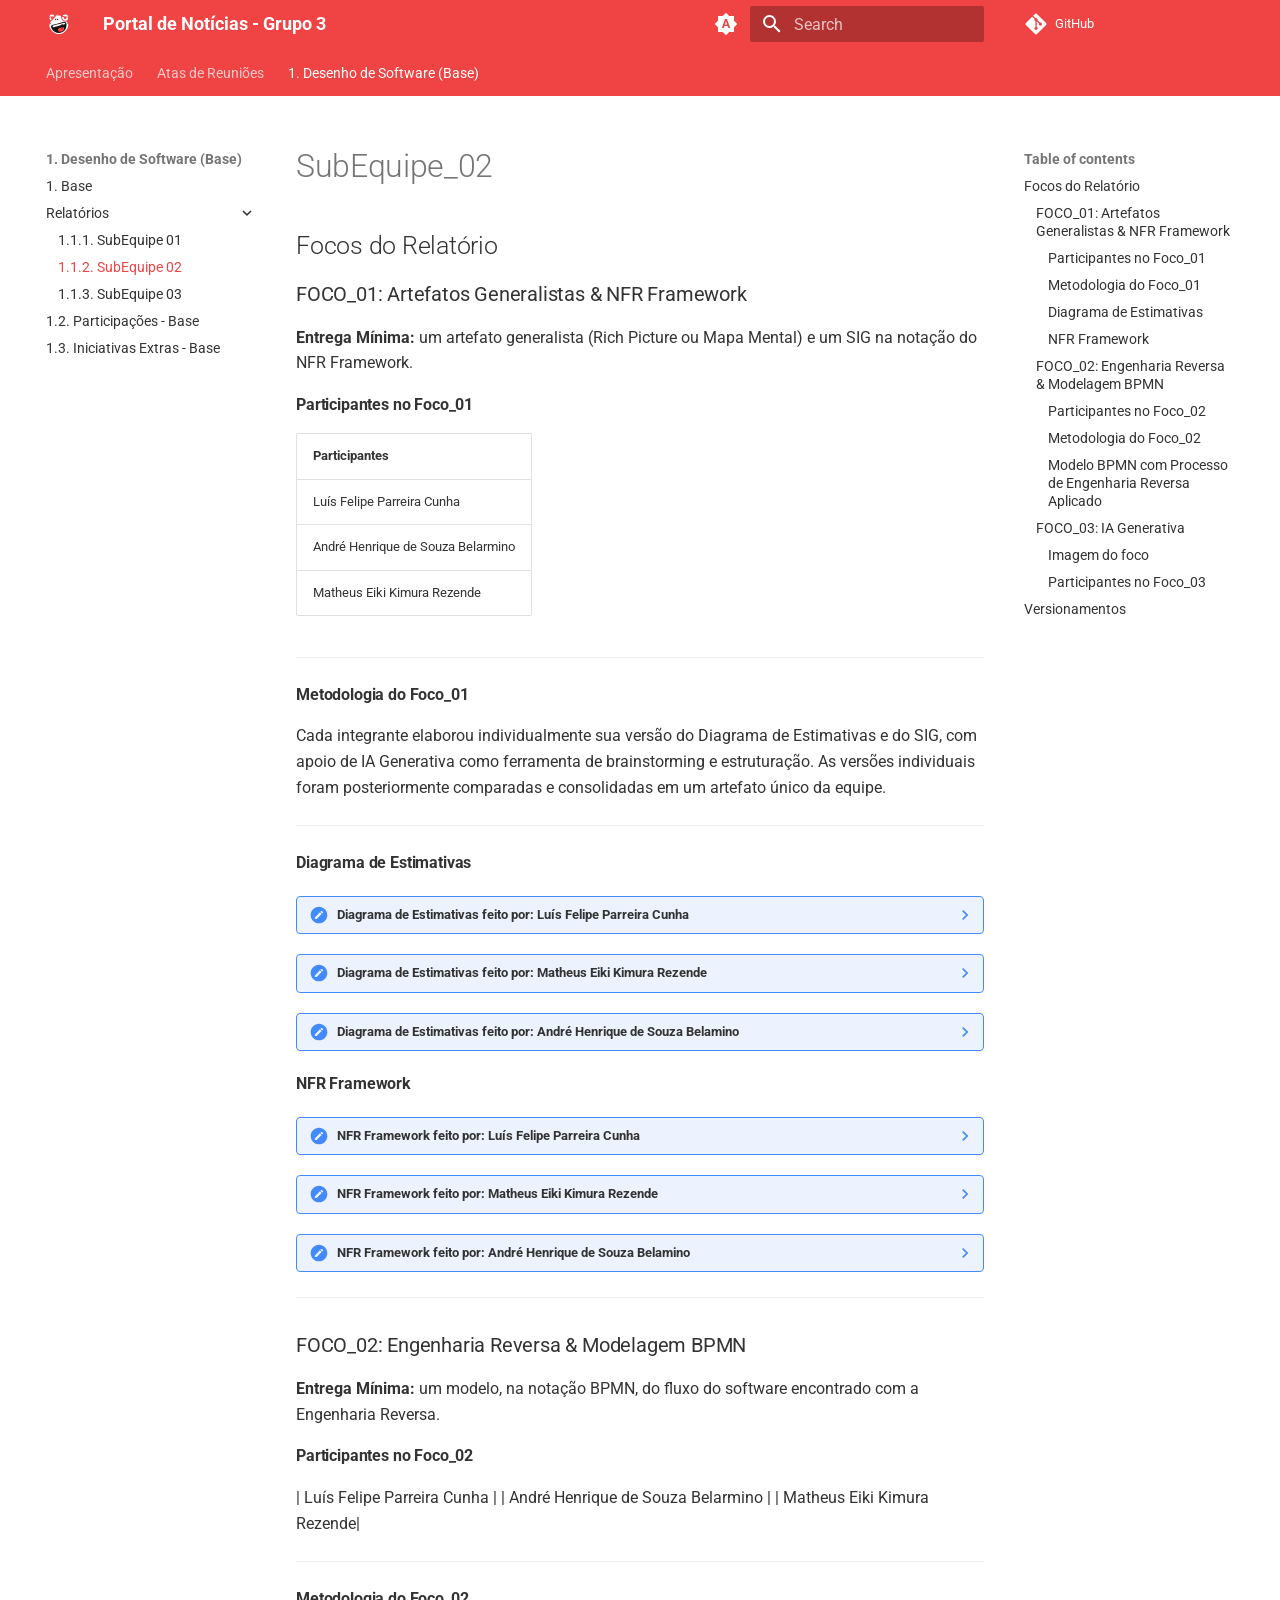
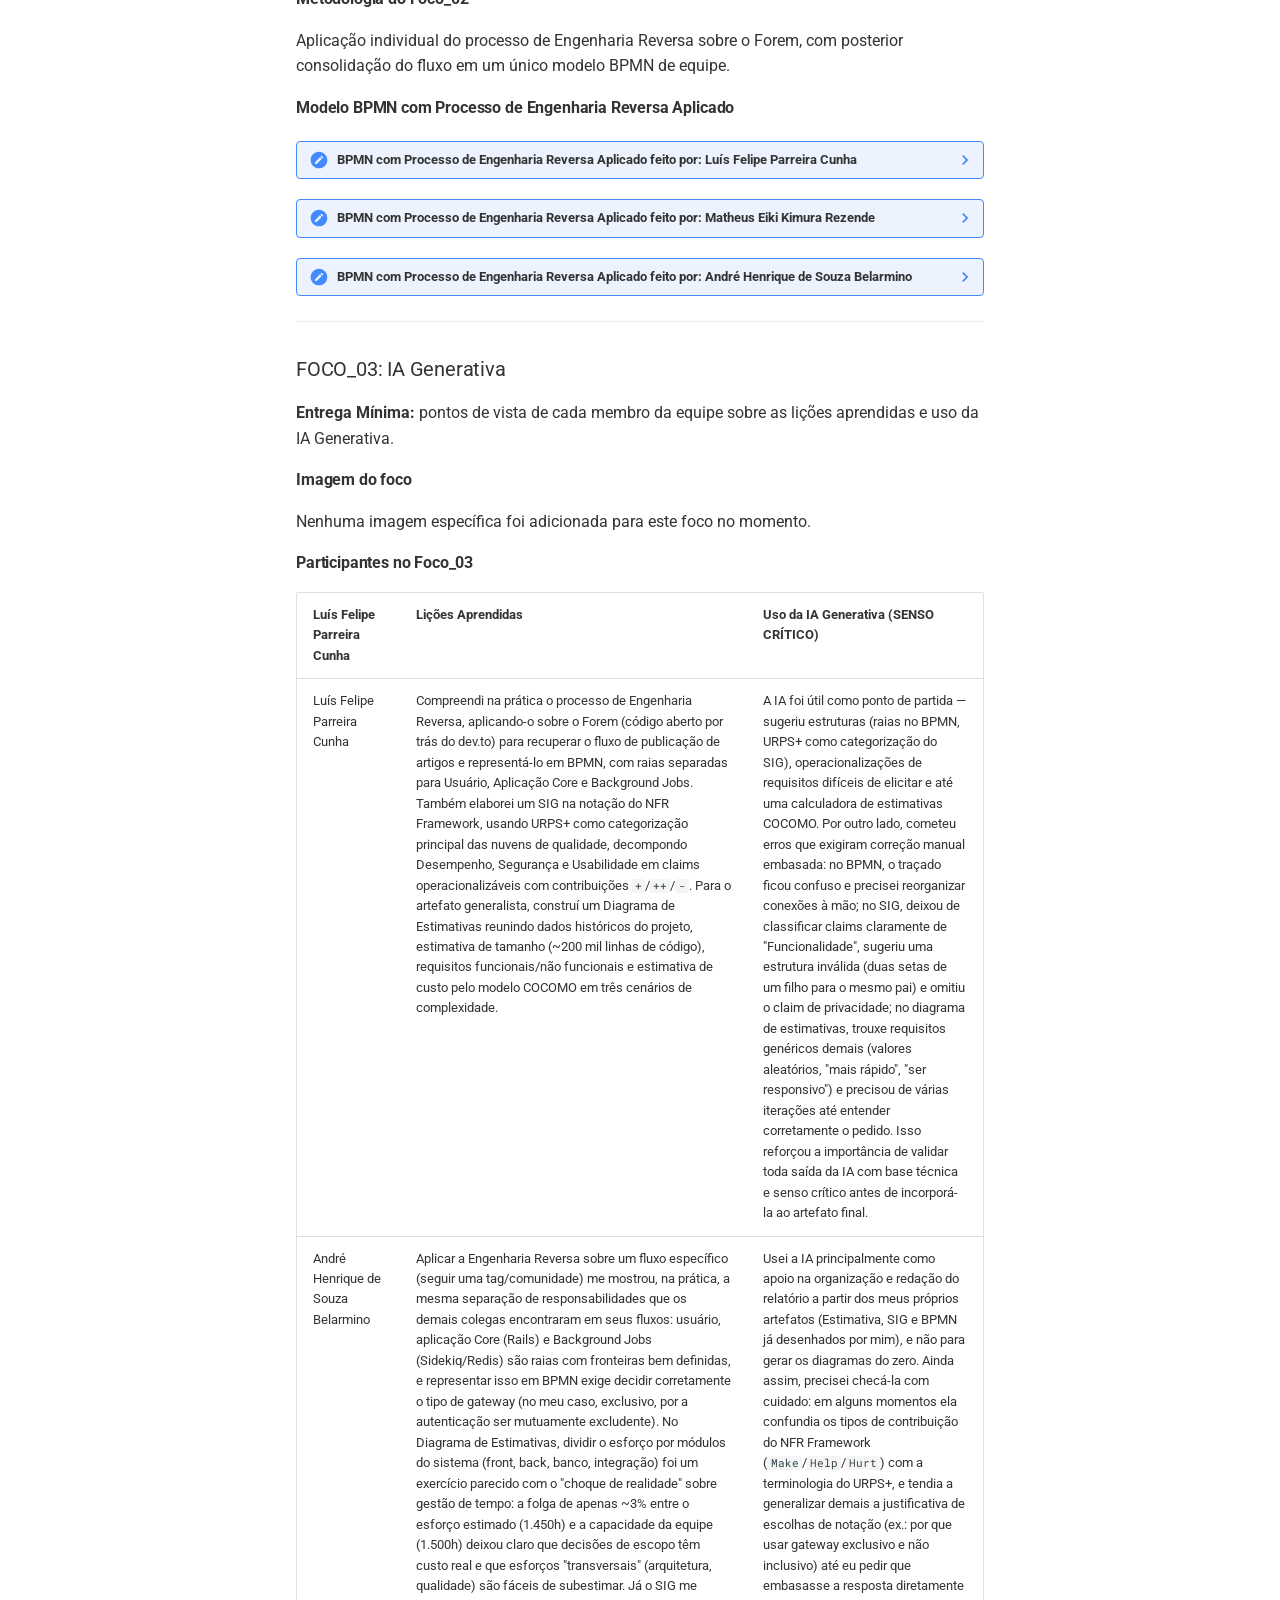
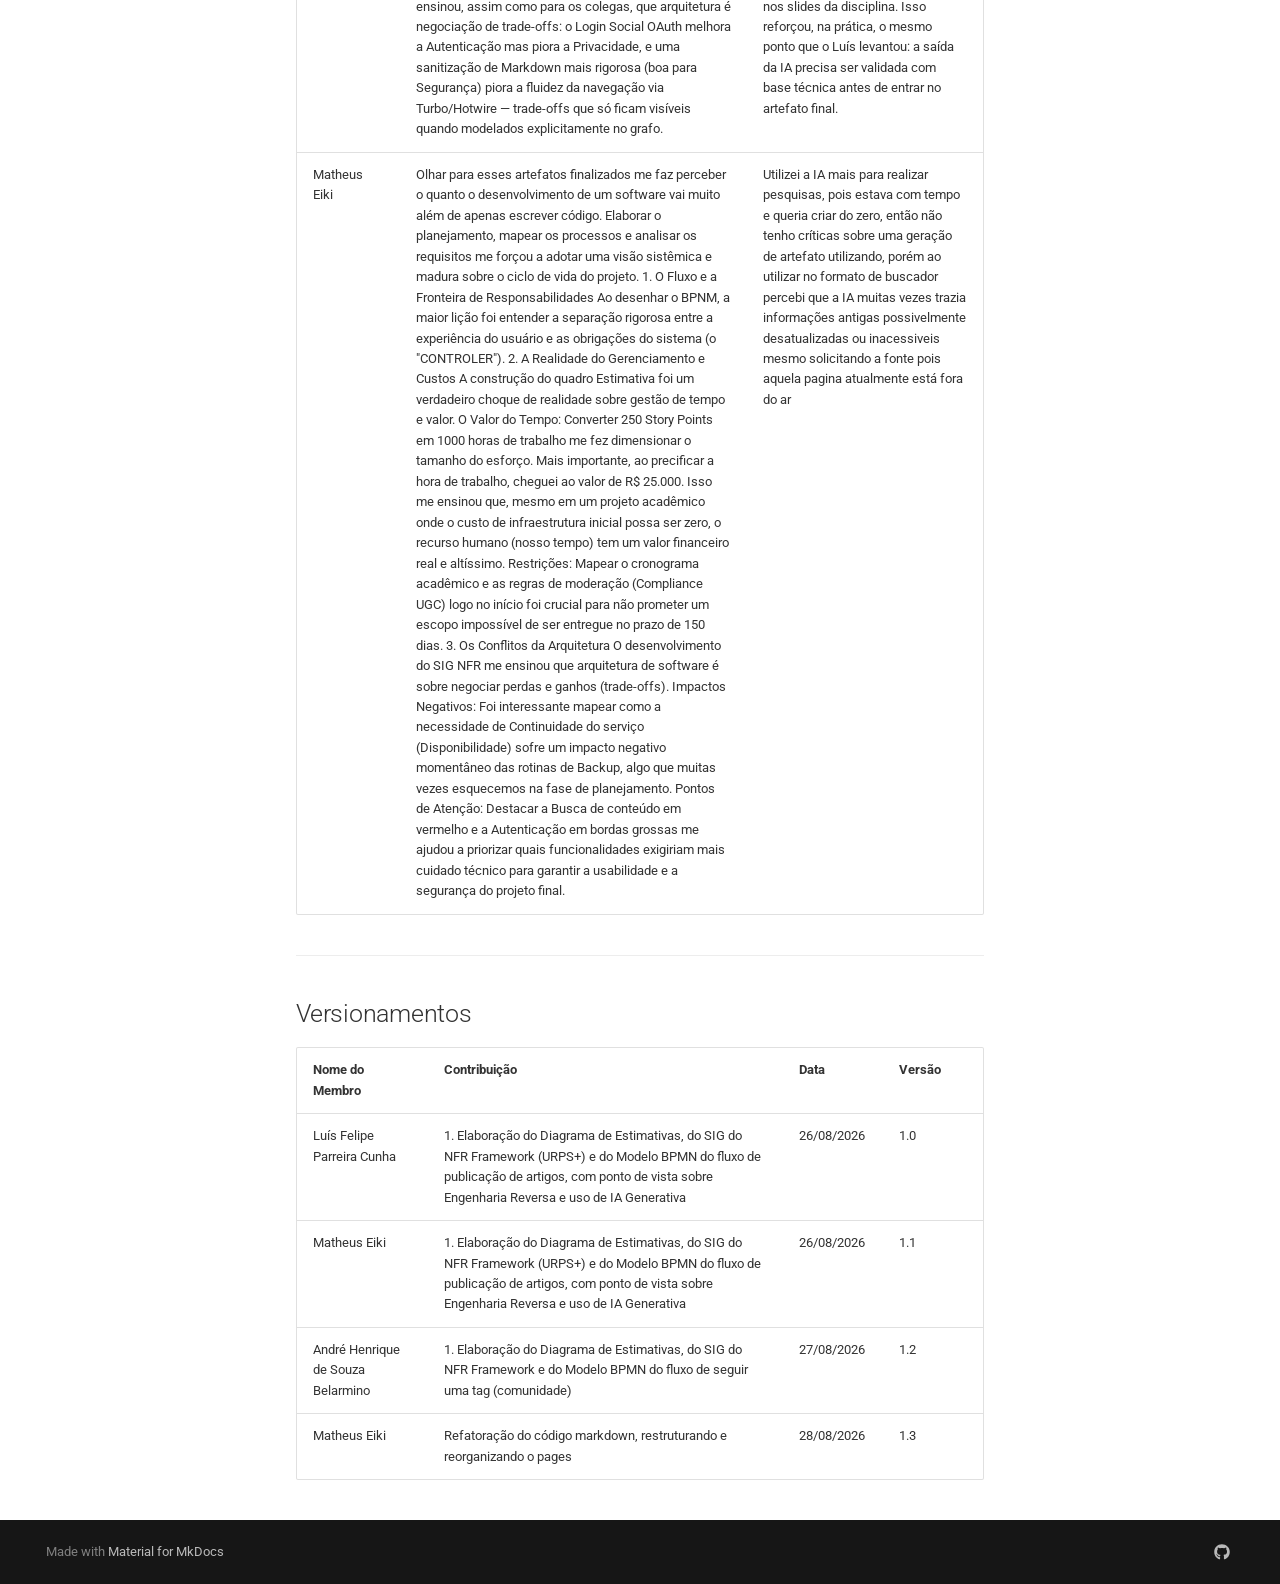
<file: Base/Relatórios/1.1.2.SubEquipe_02/index.html>
<!doctype html>
<html lang="en" class="no-js">
  <head>
    
      <meta charset="utf-8">
      <meta name="viewport" content="width=device-width,initial-scale=1">
      
      
      
        <link rel="canonical" href="https://github.com/UnBArqDsw2026-2-Turma01/2026.2-T01-_G3_ProjetoPortalNoticias_Entrega_01/Base/Relat%C3%B3rios/1.1.2.SubEquipe_02/">
      
      
        <link rel="prev" href="../1.1.1.SubEquipe_01/">
      
      
        <link rel="next" href="../1.1.3.SubEquipe_03/">
      
      
        
      
      
      <link rel="icon" href="../../../assets/images/favicon.png">
      <meta name="generator" content="mkdocs-1.6.1, mkdocs-material-9.7.7">
    
    
      
        <title>1.1.2. SubEquipe 02 - Portal de Notícias - Grupo 3</title>
      
    
    
      <link rel="stylesheet" href="../../../assets/stylesheets/main.ec1eaa64.min.css">
      
        
        <link rel="stylesheet" href="../../../assets/stylesheets/palette.ab4e12ef.min.css">
      
      


    
    
      
    
    
      
        
        
        <link rel="preconnect" href="https://fonts.gstatic.com" crossorigin>
        <link rel="stylesheet" href="https://fonts.googleapis.com/css?family=Roboto:300,300i,400,400i,700,700i%7CRoboto+Mono:400,400i,700,700i&display=fallback">
        <style>:root{--md-text-font:"Roboto";--md-code-font:"Roboto Mono"}</style>
      
    
    
      <link rel="stylesheet" href="../../../stylesheets/custom.css">
    
    <script>__md_scope=new URL("../../..",location),__md_hash=e=>[...e].reduce(((e,_)=>(e<<5)-e+_.charCodeAt(0)),0),__md_get=(e,_=localStorage,t=__md_scope)=>JSON.parse(_.getItem(t.pathname+"."+e)),__md_set=(e,_,t=localStorage,a=__md_scope)=>{try{t.setItem(a.pathname+"."+e,JSON.stringify(_))}catch(e){}}</script>
    
      

    
    
  </head>
  
  
    
    
      
    
    
    
    
    <body dir="ltr" data-md-color-scheme="default" data-md-color-primary="indigo" data-md-color-accent="indigo">
  
    
    <input class="md-toggle" data-md-toggle="drawer" type="checkbox" id="__drawer" autocomplete="off">
    <input class="md-toggle" data-md-toggle="search" type="checkbox" id="__search" autocomplete="off">
    <label class="md-overlay" for="__drawer"></label>
    <div data-md-component="skip">
      
        
        <a href="#subequipe_02" class="md-skip">
          Skip to content
        </a>
      
    </div>
    <div data-md-component="announce">
      
    </div>
    
    
      

<header class="md-header" data-md-component="header">
  <nav class="md-header__inner md-grid" aria-label="Header">
    <a href="../../.." title="Portal de Notícias - Grupo 3" class="md-header__button md-logo" aria-label="Portal de Notícias - Grupo 3" data-md-component="logo">
      
  <img src="../../../assets/SapoBurburinho.svg" alt="logo">

    </a>
    <label class="md-header__button md-icon" for="__drawer">
      
      <svg xmlns="http://www.w3.org/2000/svg" viewBox="0 0 24 24"><path d="M3 6h18v2H3zm0 5h18v2H3zm0 5h18v2H3z"/></svg>
    </label>
    <div class="md-header__title" data-md-component="header-title">
      <div class="md-header__ellipsis">
        <div class="md-header__topic">
          <span class="md-ellipsis">
            Portal de Notícias - Grupo 3
          </span>
        </div>
        <div class="md-header__topic" data-md-component="header-topic">
          <span class="md-ellipsis">
            
              1.1.2. SubEquipe 02
            
          </span>
        </div>
      </div>
    </div>
    
      
        <form class="md-header__option" data-md-component="palette">
  
    
    
    
    <input class="md-option" data-md-color-media="(prefers-color-scheme)" data-md-color-scheme="default" data-md-color-primary="indigo" data-md-color-accent="indigo"  aria-label="Switch to light mode"  type="radio" name="__palette" id="__palette_0">
    
      <label class="md-header__button md-icon" title="Switch to light mode" for="__palette_1" hidden>
        <svg xmlns="http://www.w3.org/2000/svg" viewBox="0 0 24 24"><path d="m14.3 16-.7-2h-3.2l-.7 2H7.8L11 7h2l3.2 9zM20 8.69V4h-4.69L12 .69 8.69 4H4v4.69L.69 12 4 15.31V20h4.69L12 23.31 15.31 20H20v-4.69L23.31 12zm-9.15 3.96h2.3L12 9z"/></svg>
      </label>
    
  
    
    
    
    <input class="md-option" data-md-color-media="(prefers-color-scheme: light)" data-md-color-scheme="default" data-md-color-primary="custom" data-md-color-accent="custom"  aria-label="Switch to dark mode"  type="radio" name="__palette" id="__palette_1">
    
      <label class="md-header__button md-icon" title="Switch to dark mode" for="__palette_2" hidden>
        <svg xmlns="http://www.w3.org/2000/svg" viewBox="0 0 24 24"><path d="M12 8a4 4 0 0 0-4 4 4 4 0 0 0 4 4 4 4 0 0 0 4-4 4 4 0 0 0-4-4m0 10a6 6 0 0 1-6-6 6 6 0 0 1 6-6 6 6 0 0 1 6 6 6 6 0 0 1-6 6m8-9.31V4h-4.69L12 .69 8.69 4H4v4.69L.69 12 4 15.31V20h4.69L12 23.31 15.31 20H20v-4.69L23.31 12z"/></svg>
      </label>
    
  
    
    
    
    <input class="md-option" data-md-color-media="(prefers-color-scheme: dark)" data-md-color-scheme="slate" data-md-color-primary="custom" data-md-color-accent="custom"  aria-label="Switch to system preference"  type="radio" name="__palette" id="__palette_2">
    
      <label class="md-header__button md-icon" title="Switch to system preference" for="__palette_0" hidden>
        <svg xmlns="http://www.w3.org/2000/svg" viewBox="0 0 24 24"><path d="M12 18c-.89 0-1.74-.2-2.5-.55C11.56 16.5 13 14.42 13 12s-1.44-4.5-3.5-5.45C10.26 6.2 11.11 6 12 6a6 6 0 0 1 6 6 6 6 0 0 1-6 6m8-9.31V4h-4.69L12 .69 8.69 4H4v4.69L.69 12 4 15.31V20h4.69L12 23.31 15.31 20H20v-4.69L23.31 12z"/></svg>
      </label>
    
  
</form>
      
    
    
      <script>var palette=__md_get("__palette");if(palette&&palette.color){if("(prefers-color-scheme)"===palette.color.media){var media=matchMedia("(prefers-color-scheme: light)"),input=document.querySelector(media.matches?"[data-md-color-media='(prefers-color-scheme: light)']":"[data-md-color-media='(prefers-color-scheme: dark)']");palette.color.media=input.getAttribute("data-md-color-media"),palette.color.scheme=input.getAttribute("data-md-color-scheme"),palette.color.primary=input.getAttribute("data-md-color-primary"),palette.color.accent=input.getAttribute("data-md-color-accent")}for(var[key,value]of Object.entries(palette.color))document.body.setAttribute("data-md-color-"+key,value)}</script>
    
    
    
      
      
        <label class="md-header__button md-icon" for="__search">
          
          <svg xmlns="http://www.w3.org/2000/svg" viewBox="0 0 24 24"><path d="M9.5 3A6.5 6.5 0 0 1 16 9.5c0 1.61-.59 3.09-1.56 4.23l.27.27h.79l5 5-1.5 1.5-5-5v-.79l-.27-.27A6.52 6.52 0 0 1 9.5 16 6.5 6.5 0 0 1 3 9.5 6.5 6.5 0 0 1 9.5 3m0 2C7 5 5 7 5 9.5S7 14 9.5 14 14 12 14 9.5 12 5 9.5 5"/></svg>
        </label>
        <div class="md-search" data-md-component="search" role="dialog">
  <label class="md-search__overlay" for="__search"></label>
  <div class="md-search__inner" role="search">
    <form class="md-search__form" name="search">
      <input type="text" class="md-search__input" name="query" aria-label="Search" placeholder="Search" autocapitalize="off" autocorrect="off" autocomplete="off" spellcheck="false" data-md-component="search-query" required>
      <label class="md-search__icon md-icon" for="__search">
        
        <svg xmlns="http://www.w3.org/2000/svg" viewBox="0 0 24 24"><path d="M9.5 3A6.5 6.5 0 0 1 16 9.5c0 1.61-.59 3.09-1.56 4.23l.27.27h.79l5 5-1.5 1.5-5-5v-.79l-.27-.27A6.52 6.52 0 0 1 9.5 16 6.5 6.5 0 0 1 3 9.5 6.5 6.5 0 0 1 9.5 3m0 2C7 5 5 7 5 9.5S7 14 9.5 14 14 12 14 9.5 12 5 9.5 5"/></svg>
        
        <svg xmlns="http://www.w3.org/2000/svg" viewBox="0 0 24 24"><path d="M20 11v2H8l5.5 5.5-1.42 1.42L4.16 12l7.92-7.92L13.5 5.5 8 11z"/></svg>
      </label>
      <nav class="md-search__options" aria-label="Search">
        
        <button type="reset" class="md-search__icon md-icon" title="Clear" aria-label="Clear" tabindex="-1">
          
          <svg xmlns="http://www.w3.org/2000/svg" viewBox="0 0 24 24"><path d="M19 6.41 17.59 5 12 10.59 6.41 5 5 6.41 10.59 12 5 17.59 6.41 19 12 13.41 17.59 19 19 17.59 13.41 12z"/></svg>
        </button>
      </nav>
      
    </form>
    <div class="md-search__output">
      <div class="md-search__scrollwrap" tabindex="0" data-md-scrollfix>
        <div class="md-search-result" data-md-component="search-result">
          <div class="md-search-result__meta">
            Initializing search
          </div>
          <ol class="md-search-result__list" role="presentation"></ol>
        </div>
      </div>
    </div>
  </div>
</div>
      
    
    
      <div class="md-header__source">
        <a href="https://github.com/UnBArqDsw2026-2-Turma01/2026.2-T01-_G3_ProjetoPortalNoticias_Entrega_01" title="Go to repository" class="md-source" data-md-component="source">
  <div class="md-source__icon md-icon">
    
    <svg xmlns="http://www.w3.org/2000/svg" viewBox="0 0 448 512"><!--! Font Awesome Free 7.1.0 by @fontawesome - https://fontawesome.com License - https://fontawesome.com/license/free (Icons: CC BY 4.0, Fonts: SIL OFL 1.1, Code: MIT License) Copyright 2025 Fonticons, Inc.--><path d="M439.6 236.1 244 40.5c-5.4-5.5-12.8-8.5-20.4-8.5s-15 3-20.4 8.4L162.5 81l51.5 51.5c27.1-9.1 52.7 16.8 43.4 43.7l49.7 49.7c34.2-11.8 61.2 31 35.5 56.7-26.5 26.5-70.2-2.9-56-37.3L240.3 199v121.9c25.3 12.5 22.3 41.8 9.1 55-6.4 6.4-15.2 10.1-24.3 10.1s-17.8-3.6-24.3-10.1c-17.6-17.6-11.1-46.9 11.2-56v-123c-20.8-8.5-24.6-30.7-18.6-45L142.6 101 8.5 235.1C3 240.6 0 247.9 0 255.5s3 15 8.5 20.4l195.6 195.7c5.4 5.4 12.7 8.4 20.4 8.4s15-3 20.4-8.4l194.7-194.7c5.4-5.4 8.4-12.8 8.4-20.4s-3-15-8.4-20.4"/></svg>
  </div>
  <div class="md-source__repository">
    GitHub
  </div>
</a>
      </div>
    
  </nav>
  
</header>
    
    <div class="md-container" data-md-component="container">
      
      
        
          
            
<nav class="md-tabs" aria-label="Tabs" data-md-component="tabs">
  <div class="md-grid">
    <ul class="md-tabs__list">
      
        
  
  
  
  
    <li class="md-tabs__item">
      <a href="../../.." class="md-tabs__link">
        
  
  
    
  
  Apresentação

      </a>
    </li>
  

      
        
  
  
  
  
    
    
      <li class="md-tabs__item">
        <a href="../../../Projeto/Atas_1/" class="md-tabs__link">
          
  
  
  Atas de Reuniões

        </a>
      </li>
    
  

      
        
  
  
  
    
  
  
    
    
      <li class="md-tabs__item md-tabs__item--active">
        <a href="../../1.Base/" class="md-tabs__link">
          
  
  
  1. Desenho de Software (Base)

        </a>
      </li>
    
  

      
    </ul>
  </div>
</nav>
          
        
      
      <main class="md-main" data-md-component="main">
        <div class="md-main__inner md-grid">
          
            
              
              <div class="md-sidebar md-sidebar--primary" data-md-component="sidebar" data-md-type="navigation" >
                <div class="md-sidebar__scrollwrap">
                  <div class="md-sidebar__inner">
                    


  


<nav class="md-nav md-nav--primary md-nav--lifted" aria-label="Navigation" data-md-level="0">
  <label class="md-nav__title" for="__drawer">
    <a href="../../.." title="Portal de Notícias - Grupo 3" class="md-nav__button md-logo" aria-label="Portal de Notícias - Grupo 3" data-md-component="logo">
      
  <img src="../../../assets/SapoBurburinho.svg" alt="logo">

    </a>
    Portal de Notícias - Grupo 3
  </label>
  
    <div class="md-nav__source">
      <a href="https://github.com/UnBArqDsw2026-2-Turma01/2026.2-T01-_G3_ProjetoPortalNoticias_Entrega_01" title="Go to repository" class="md-source" data-md-component="source">
  <div class="md-source__icon md-icon">
    
    <svg xmlns="http://www.w3.org/2000/svg" viewBox="0 0 448 512"><!--! Font Awesome Free 7.1.0 by @fontawesome - https://fontawesome.com License - https://fontawesome.com/license/free (Icons: CC BY 4.0, Fonts: SIL OFL 1.1, Code: MIT License) Copyright 2025 Fonticons, Inc.--><path d="M439.6 236.1 244 40.5c-5.4-5.5-12.8-8.5-20.4-8.5s-15 3-20.4 8.4L162.5 81l51.5 51.5c27.1-9.1 52.7 16.8 43.4 43.7l49.7 49.7c34.2-11.8 61.2 31 35.5 56.7-26.5 26.5-70.2-2.9-56-37.3L240.3 199v121.9c25.3 12.5 22.3 41.8 9.1 55-6.4 6.4-15.2 10.1-24.3 10.1s-17.8-3.6-24.3-10.1c-17.6-17.6-11.1-46.9 11.2-56v-123c-20.8-8.5-24.6-30.7-18.6-45L142.6 101 8.5 235.1C3 240.6 0 247.9 0 255.5s3 15 8.5 20.4l195.6 195.7c5.4 5.4 12.7 8.4 20.4 8.4s15-3 20.4-8.4l194.7-194.7c5.4-5.4 8.4-12.8 8.4-20.4s-3-15-8.4-20.4"/></svg>
  </div>
  <div class="md-source__repository">
    GitHub
  </div>
</a>
    </div>
  
  <ul class="md-nav__list" data-md-scrollfix>
    
      
      
  
  
  
  
    <li class="md-nav__item">
      <a href="../../.." class="md-nav__link">
        
  
  
  <span class="md-ellipsis">
    
  
    Apresentação
  

    
  </span>
  
  

      </a>
    </li>
  

    
      
      
  
  
  
  
    
    
    
    
      
      
    
    
    <li class="md-nav__item md-nav__item--nested">
      
        
        
        <input class="md-nav__toggle md-toggle " type="checkbox" id="__nav_2" >
        
          
          <label class="md-nav__link" for="__nav_2" id="__nav_2_label" tabindex="0">
            
  
  
  <span class="md-ellipsis">
    
  
    Atas de Reuniões
  

    
  </span>
  
  

            <span class="md-nav__icon md-icon"></span>
          </label>
        
        <nav class="md-nav" data-md-level="1" aria-labelledby="__nav_2_label" aria-expanded="false">
          <label class="md-nav__title" for="__nav_2">
            <span class="md-nav__icon md-icon"></span>
            
  
    Atas de Reuniões
  

          </label>
          <ul class="md-nav__list" data-md-scrollfix>
            
              
                
  
  
  
  
    <li class="md-nav__item">
      <a href="../../../Projeto/Atas_1/" class="md-nav__link">
        
  
  
  <span class="md-ellipsis">
    
  
    Ata reunião 1
  

    
  </span>
  
  

      </a>
    </li>
  

              
            
              
                
  
  
  
  
    <li class="md-nav__item">
      <a href="../../../Projeto/Atas_subgrupo_1/" class="md-nav__link">
        
  
  
  <span class="md-ellipsis">
    
  
    Ata subgrupo 1
  

    
  </span>
  
  

      </a>
    </li>
  

              
            
              
                
  
  
  
  
    <li class="md-nav__item">
      <a href="../../../Projeto/Atas_subgrupo_2/" class="md-nav__link">
        
  
  
  <span class="md-ellipsis">
    
  
    Ata subgrupo 2
  

    
  </span>
  
  

      </a>
    </li>
  

              
            
              
                
  
  
  
  
    <li class="md-nav__item">
      <a href="../../../Projeto/Atas_subgrupo_3/" class="md-nav__link">
        
  
  
  <span class="md-ellipsis">
    
  
    Ata Subgrupo 3
  

    
  </span>
  
  

      </a>
    </li>
  

              
            
              
                
  
  
  
  
    <li class="md-nav__item">
      <a href="../../../Projeto/Atas_2/" class="md-nav__link">
        
  
  
  <span class="md-ellipsis">
    
  
    Ata reunião 2
  

    
  </span>
  
  

      </a>
    </li>
  

              
            
          </ul>
        </nav>
      
    </li>
  

    
      
      
  
  
    
  
  
  
    
    
    
    
      
        
        
      
      
    
    
    <li class="md-nav__item md-nav__item--active md-nav__item--section md-nav__item--nested">
      
        
        
        <input class="md-nav__toggle md-toggle " type="checkbox" id="__nav_3" checked>
        
          
          <label class="md-nav__link" for="__nav_3" id="__nav_3_label" tabindex="">
            
  
  
  <span class="md-ellipsis">
    
  
    1. Desenho de Software (Base)
  

    
  </span>
  
  

            <span class="md-nav__icon md-icon"></span>
          </label>
        
        <nav class="md-nav" data-md-level="1" aria-labelledby="__nav_3_label" aria-expanded="true">
          <label class="md-nav__title" for="__nav_3">
            <span class="md-nav__icon md-icon"></span>
            
  
    1. Desenho de Software (Base)
  

          </label>
          <ul class="md-nav__list" data-md-scrollfix>
            
              
                
  
  
  
  
    <li class="md-nav__item">
      <a href="../../1.Base/" class="md-nav__link">
        
  
  
  <span class="md-ellipsis">
    
  
    1. Base
  

    
  </span>
  
  

      </a>
    </li>
  

              
            
              
                
  
  
    
  
  
  
    
    
    
    
      
      
    
    
    <li class="md-nav__item md-nav__item--active md-nav__item--nested">
      
        
        
        <input class="md-nav__toggle md-toggle " type="checkbox" id="__nav_3_2" checked>
        
          
          <label class="md-nav__link" for="__nav_3_2" id="__nav_3_2_label" tabindex="0">
            
  
  
  <span class="md-ellipsis">
    
  
    Relatórios
  

    
  </span>
  
  

            <span class="md-nav__icon md-icon"></span>
          </label>
        
        <nav class="md-nav" data-md-level="2" aria-labelledby="__nav_3_2_label" aria-expanded="true">
          <label class="md-nav__title" for="__nav_3_2">
            <span class="md-nav__icon md-icon"></span>
            
  
    Relatórios
  

          </label>
          <ul class="md-nav__list" data-md-scrollfix>
            
              
                
  
  
  
  
    <li class="md-nav__item">
      <a href="../1.1.1.SubEquipe_01/" class="md-nav__link">
        
  
  
  <span class="md-ellipsis">
    
  
    1.1.1. SubEquipe 01
  

    
  </span>
  
  

      </a>
    </li>
  

              
            
              
                
  
  
    
  
  
  
    <li class="md-nav__item md-nav__item--active">
      
      <input class="md-nav__toggle md-toggle" type="checkbox" id="__toc">
      
      
        
      
      
        <label class="md-nav__link md-nav__link--active" for="__toc">
          
  
  
  <span class="md-ellipsis">
    
  
    1.1.2. SubEquipe 02
  

    
  </span>
  
  

          <span class="md-nav__icon md-icon"></span>
        </label>
      
      <a href="./" class="md-nav__link md-nav__link--active">
        
  
  
  <span class="md-ellipsis">
    
  
    1.1.2. SubEquipe 02
  

    
  </span>
  
  

      </a>
      
        

<nav class="md-nav md-nav--secondary" aria-label="Table of contents">
  
  
  
    
  
  
    <label class="md-nav__title" for="__toc">
      <span class="md-nav__icon md-icon"></span>
      Table of contents
    </label>
    <ul class="md-nav__list" data-md-component="toc" data-md-scrollfix>
      
        <li class="md-nav__item">
  <a href="#focos-do-relatorio" class="md-nav__link">
    <span class="md-ellipsis">
      
        Focos do Relatório
      
    </span>
  </a>
  
    <nav class="md-nav" aria-label="Focos do Relatório">
      <ul class="md-nav__list">
        
          <li class="md-nav__item">
  <a href="#foco_01-artefatos-generalistas-nfr-framework" class="md-nav__link">
    <span class="md-ellipsis">
      
        FOCO_01: Artefatos Generalistas &amp; NFR Framework
      
    </span>
  </a>
  
    <nav class="md-nav" aria-label="FOCO_01: Artefatos Generalistas &amp; NFR Framework">
      <ul class="md-nav__list">
        
          <li class="md-nav__item">
  <a href="#participantes-no-foco_01" class="md-nav__link">
    <span class="md-ellipsis">
      
        Participantes no Foco_01
      
    </span>
  </a>
  
</li>
        
          <li class="md-nav__item">
  <a href="#metodologia-do-foco_01" class="md-nav__link">
    <span class="md-ellipsis">
      
        Metodologia do Foco_01
      
    </span>
  </a>
  
</li>
        
          <li class="md-nav__item">
  <a href="#diagrama-de-estimativas" class="md-nav__link">
    <span class="md-ellipsis">
      
        Diagrama de Estimativas
      
    </span>
  </a>
  
</li>
        
          <li class="md-nav__item">
  <a href="#nfr-framework" class="md-nav__link">
    <span class="md-ellipsis">
      
        NFR Framework
      
    </span>
  </a>
  
</li>
        
      </ul>
    </nav>
  
</li>
        
          <li class="md-nav__item">
  <a href="#foco_02-engenharia-reversa-modelagem-bpmn" class="md-nav__link">
    <span class="md-ellipsis">
      
        FOCO_02: Engenharia Reversa &amp; Modelagem BPMN
      
    </span>
  </a>
  
    <nav class="md-nav" aria-label="FOCO_02: Engenharia Reversa &amp; Modelagem BPMN">
      <ul class="md-nav__list">
        
          <li class="md-nav__item">
  <a href="#participantes-no-foco_02" class="md-nav__link">
    <span class="md-ellipsis">
      
        Participantes no Foco_02
      
    </span>
  </a>
  
</li>
        
          <li class="md-nav__item">
  <a href="#metodologia-do-foco_02" class="md-nav__link">
    <span class="md-ellipsis">
      
        Metodologia do Foco_02
      
    </span>
  </a>
  
</li>
        
          <li class="md-nav__item">
  <a href="#modelo-bpmn-com-processo-de-engenharia-reversa-aplicado" class="md-nav__link">
    <span class="md-ellipsis">
      
        Modelo BPMN com Processo de Engenharia Reversa Aplicado
      
    </span>
  </a>
  
</li>
        
      </ul>
    </nav>
  
</li>
        
          <li class="md-nav__item">
  <a href="#foco_03-ia-generativa" class="md-nav__link">
    <span class="md-ellipsis">
      
        FOCO_03: IA Generativa
      
    </span>
  </a>
  
    <nav class="md-nav" aria-label="FOCO_03: IA Generativa">
      <ul class="md-nav__list">
        
          <li class="md-nav__item">
  <a href="#imagem-do-foco" class="md-nav__link">
    <span class="md-ellipsis">
      
        Imagem do foco
      
    </span>
  </a>
  
</li>
        
          <li class="md-nav__item">
  <a href="#participantes-no-foco_03" class="md-nav__link">
    <span class="md-ellipsis">
      
        Participantes no Foco_03
      
    </span>
  </a>
  
</li>
        
      </ul>
    </nav>
  
</li>
        
      </ul>
    </nav>
  
</li>
      
        <li class="md-nav__item">
  <a href="#versionamentos" class="md-nav__link">
    <span class="md-ellipsis">
      
        Versionamentos
      
    </span>
  </a>
  
</li>
      
    </ul>
  
</nav>
      
    </li>
  

              
            
              
                
  
  
  
  
    <li class="md-nav__item">
      <a href="../1.1.3.SubEquipe_03/" class="md-nav__link">
        
  
  
  <span class="md-ellipsis">
    
  
    1.1.3. SubEquipe 03
  

    
  </span>
  
  

      </a>
    </li>
  

              
            
          </ul>
        </nav>
      
    </li>
  

              
            
              
                
  
  
  
  
    <li class="md-nav__item">
      <a href="../../1.2.ParticipacoesBase/" class="md-nav__link">
        
  
  
  <span class="md-ellipsis">
    
  
    1.2. Participações - Base
  

    
  </span>
  
  

      </a>
    </li>
  

              
            
              
                
  
  
  
  
    <li class="md-nav__item">
      <a href="../../1.3.IniciativasExtras/" class="md-nav__link">
        
  
  
  <span class="md-ellipsis">
    
  
    1.3. Iniciativas Extras - Base
  

    
  </span>
  
  

      </a>
    </li>
  

              
            
          </ul>
        </nav>
      
    </li>
  

    
  </ul>
</nav>
                  </div>
                </div>
              </div>
            
            
              
              <div class="md-sidebar md-sidebar--secondary" data-md-component="sidebar" data-md-type="toc" >
                <div class="md-sidebar__scrollwrap">
                  <div class="md-sidebar__inner">
                    

<nav class="md-nav md-nav--secondary" aria-label="Table of contents">
  
  
  
    
  
  
    <label class="md-nav__title" for="__toc">
      <span class="md-nav__icon md-icon"></span>
      Table of contents
    </label>
    <ul class="md-nav__list" data-md-component="toc" data-md-scrollfix>
      
        <li class="md-nav__item">
  <a href="#focos-do-relatorio" class="md-nav__link">
    <span class="md-ellipsis">
      
        Focos do Relatório
      
    </span>
  </a>
  
    <nav class="md-nav" aria-label="Focos do Relatório">
      <ul class="md-nav__list">
        
          <li class="md-nav__item">
  <a href="#foco_01-artefatos-generalistas-nfr-framework" class="md-nav__link">
    <span class="md-ellipsis">
      
        FOCO_01: Artefatos Generalistas &amp; NFR Framework
      
    </span>
  </a>
  
    <nav class="md-nav" aria-label="FOCO_01: Artefatos Generalistas &amp; NFR Framework">
      <ul class="md-nav__list">
        
          <li class="md-nav__item">
  <a href="#participantes-no-foco_01" class="md-nav__link">
    <span class="md-ellipsis">
      
        Participantes no Foco_01
      
    </span>
  </a>
  
</li>
        
          <li class="md-nav__item">
  <a href="#metodologia-do-foco_01" class="md-nav__link">
    <span class="md-ellipsis">
      
        Metodologia do Foco_01
      
    </span>
  </a>
  
</li>
        
          <li class="md-nav__item">
  <a href="#diagrama-de-estimativas" class="md-nav__link">
    <span class="md-ellipsis">
      
        Diagrama de Estimativas
      
    </span>
  </a>
  
</li>
        
          <li class="md-nav__item">
  <a href="#nfr-framework" class="md-nav__link">
    <span class="md-ellipsis">
      
        NFR Framework
      
    </span>
  </a>
  
</li>
        
      </ul>
    </nav>
  
</li>
        
          <li class="md-nav__item">
  <a href="#foco_02-engenharia-reversa-modelagem-bpmn" class="md-nav__link">
    <span class="md-ellipsis">
      
        FOCO_02: Engenharia Reversa &amp; Modelagem BPMN
      
    </span>
  </a>
  
    <nav class="md-nav" aria-label="FOCO_02: Engenharia Reversa &amp; Modelagem BPMN">
      <ul class="md-nav__list">
        
          <li class="md-nav__item">
  <a href="#participantes-no-foco_02" class="md-nav__link">
    <span class="md-ellipsis">
      
        Participantes no Foco_02
      
    </span>
  </a>
  
</li>
        
          <li class="md-nav__item">
  <a href="#metodologia-do-foco_02" class="md-nav__link">
    <span class="md-ellipsis">
      
        Metodologia do Foco_02
      
    </span>
  </a>
  
</li>
        
          <li class="md-nav__item">
  <a href="#modelo-bpmn-com-processo-de-engenharia-reversa-aplicado" class="md-nav__link">
    <span class="md-ellipsis">
      
        Modelo BPMN com Processo de Engenharia Reversa Aplicado
      
    </span>
  </a>
  
</li>
        
      </ul>
    </nav>
  
</li>
        
          <li class="md-nav__item">
  <a href="#foco_03-ia-generativa" class="md-nav__link">
    <span class="md-ellipsis">
      
        FOCO_03: IA Generativa
      
    </span>
  </a>
  
    <nav class="md-nav" aria-label="FOCO_03: IA Generativa">
      <ul class="md-nav__list">
        
          <li class="md-nav__item">
  <a href="#imagem-do-foco" class="md-nav__link">
    <span class="md-ellipsis">
      
        Imagem do foco
      
    </span>
  </a>
  
</li>
        
          <li class="md-nav__item">
  <a href="#participantes-no-foco_03" class="md-nav__link">
    <span class="md-ellipsis">
      
        Participantes no Foco_03
      
    </span>
  </a>
  
</li>
        
      </ul>
    </nav>
  
</li>
        
      </ul>
    </nav>
  
</li>
      
        <li class="md-nav__item">
  <a href="#versionamentos" class="md-nav__link">
    <span class="md-ellipsis">
      
        Versionamentos
      
    </span>
  </a>
  
</li>
      
    </ul>
  
</nav>
                  </div>
                </div>
              </div>
            
          
          
            <div class="md-content" data-md-component="content">
              
              <article class="md-content__inner md-typeset">
                
                  


  
  


<h1 id="subequipe_02">SubEquipe_02</h1>
<h2 id="focos-do-relatorio">Focos do Relatório</h2>
<h3 id="foco_01-artefatos-generalistas-nfr-framework">FOCO_01: Artefatos Generalistas &amp; NFR Framework</h3>
<p><strong>Entrega Mínima:</strong> um artefato generalista (Rich Picture ou Mapa Mental) e um SIG na notação do NFR Framework.</p>
<h4 id="participantes-no-foco_01">Participantes no Foco_01</h4>
<table>
<thead>
<tr>
<th>Participantes</th>
</tr>
</thead>
<tbody>
<tr>
<td>Luís Felipe Parreira Cunha</td>
</tr>
<tr>
<td>André Henrique de Souza Belarmino</td>
</tr>
<tr>
<td>Matheus Eiki Kimura Rezende</td>
</tr>
</tbody>
</table>
<hr />
<h4 id="metodologia-do-foco_01">Metodologia do Foco_01</h4>
<p>Cada integrante elaborou individualmente sua versão do Diagrama de Estimativas e do SIG, com apoio de IA Generativa como ferramenta de brainstorming e estruturação. As versões individuais foram posteriormente comparadas e consolidadas em um artefato único da equipe.</p>
<hr />
<h4 id="diagrama-de-estimativas">Diagrama de Estimativas</h4>
<details class="note">
<summary>Diagrama de Estimativas feito por: Luís Felipe Parreira Cunha</summary>
<p><img alt="Diagrama de Estimativas" src="../../../assets/subGrupo2/Diagrama%20de%20estimativas%20sg2.png" /></p>
<p>O artefato generalista escolhido foi o <strong>Diagrama de Estimativas</strong>, reunindo:</p>
<ul>
<li><strong>História/Dados do Projeto</strong>: stack tecnológica do Forem (Ruby on Rails no backend, Preact/Vanilla JS no frontend, PostgreSQL, Varnish, Sendgrid, Fastly), classificado como projeto <em>open source</em> e <em>User Generated Content</em>.</li>
<li><strong>Estimativa de Tamanho</strong>: aproximadamente 200.000 linhas de código para toda a plataforma (frontend, backend, servidor, testes e estilização), com cobertura de testes de 49% no frontend e indicação de que o backend deveria priorizar 80% em Rails.</li>
<li><strong>Requisitos Funcionais e Não Funcionais</strong>: levantamento de funcionalidades (criar posts, comunidades, conta, seções de posts em alta, algoritmo de recomendação) e requisitos não funcionais (busca instantânea, acesso simultâneo, HTTPS, cache de páginas para usuários deslogados, proteção contra XSS, dark mode).</li>
<li><strong>Recursos de Projeto</strong>: comparação entre os números reais do Forem/dev.to (4 anos de duração, +16.000 pull requests, +5.800 issues, +14.800 commits na main, 745 contribuidores) e o dimensionamento estimado da nossa equipe (10 desenvolvedores full stack, 2 mobile, 4 meses de projeto).</li>
<li><strong>Estimativa de Custo</strong>: aplicação do <strong>Modelo COCOMO</strong> em três cenários de complexidade (orgânico, semi-destacado e embutido) para 250 KLOC, comparando esforço estimado (pessoas-mês) e duração de desenvolvimento.</li>
<li><strong>Restrições do Projeto</strong>: aplicação web, suporte a alto número de acessos simultâneos, suporte a comunidades de usuários com interesses em comum.</li>
</ul>
<p><strong>Justificativa do uso de IA:</strong>
- <em>Pontos positivos</em>: ajudou a definir requisitos não funcionais de difícil elicitação, trouxe dados válidos e executáveis (o repositório poderia ser rodado localmente) e sugeriu uma calculadora de estimativas COCOMO útil para a estimativa de custo.
- <em>Pontos negativos</em>: gerou exemplos de requisitos genéricos demais, com valores aleatórios de quantidade de usuários e frases vagas como "mais rápido", "ser responsivo" e "manter uma cobertura de testes eficiente"; foram necessárias várias tentativas até a IA compreender corretamente o que estava sendo pedido para o diagrama de estimativas.</p>
</details>
<details class="note">
<summary>Diagrama de Estimativas feito por: Matheus Eiki Kimura Rezende</summary>
<p><img alt="Diagrama de Estimativas" src="../../../assets/subGrupo2/Estimativa%20-%20Eiki.png" />
Estruturei este painel de estimativas para mapear a viabilidade e o esforço do meu projeto, que possui um prazo restrito de 150 dias. Tendo como base histórica um portal desenvolvido pela Olivas Digital utilizando o CMS WordPress — que exigia suporte a streaming simultâneo, alto tráfego e testes de estresse —, defini meus recursos humanos (eu, estudante) e minhas ferramentas de software (Figma, GitHub, etc.).
Durante a construção, mapeei de cara as restrições que moldariam meu trabalho, como o aperto do cronograma acadêmico, o orçamento e as regras de moderação de conteúdo (Compliance UGC). O ponto alto do meu planejamento foi a matemática do esforço: quebrei as tarefas entre Front-end/Interface, Módulo UGC e Infraestrutura/Versionamento, o que totalizou 250 Story Points. Convertendo isso para tempo (estimando 4 horas por ponto), alcancei 1000 horas totais de desenvolvimento. Como o ambiente é acadêmico e assumi o custo de infraestrutura como zero, foquei em precificar a minha hora de trabalho a R$ 25,00, o que levou o valor estimado do projeto para R$ 25.000. Para amarrar toda essa execução, cravei as fases do cronograma, começando no Estudo de Caso, passando pelo planejamento tático com 5W3H e prototipação, até o Deploy.
<strong>Justificativa do uso de IA:</strong>
- <em>Pontos positivos</em>: Foi utilizada para realizar pesquisas e discutindo sobre estimativas
- <em>Pontos negativos</em>: As fontes utilizadas eram com base em dados antigos e de paginas que sem o uso de site atemporais (como o wayback machine) eram inviavé realizar as verificações</p>
</details>
<details class="note">
<summary>Diagrama de Estimativas feito por: André Henrique de Souza Belamino</summary>
<p><img alt="Diagrama de Estimativas" src="../../../assets/subGrupo2/Diagrama%20de%20estimativas%20sg2andre.jpg" /></p>
<p>A análise foi feita por <strong>módulos do sistema</strong>: para cada módulo, somei o tempo de desenvolvimento estimado em frontend, backend, banco de dados, integração e documentação, com foco em entender quais funcionalidades seriam viáveis de entregar dentro do prazo estimado da matéria.</p>
<p><strong>Requisitos</strong> (levantados na Engenharia Reversa do dev.to)
- <em>Funcionais</em>: criar posts; receber avisos sobre criação de post; criar comunidades; exibir feed de artigos mais engajados; interagir com publicações; seguir tags; gerenciar lista de leitura; recomendar publicações personalizadas baseadas no histórico; criar conta; realizar login OAuth; ver conta; atualizar conta; deletar conta.
- <em>Não funcionais</em>: pesquisar instantaneamente tópicos ou posts; suportar acesso simultâneo; proteger o site com HTTPS para acesso seguro de dados; armazenar páginas públicas em cache na parte de Edge para usuários deslogados; evitar ataques Cross Site Scripting em artigos e comentários publicados; suportar Dark mode.</p>
<p><strong>Cálculo da Capacidade</strong>
- Tamanho da equipe: 10 estudantes.
- Dedicação: 10 horas semanais por membro.
- Capacidade de produção da equipe: 100 horas por semana.
- Tempo total viável: 100h × 15 semanas (prazo da entrega final) = <strong>1.500h</strong> de esforço total disponíveis.</p>
<p><strong>Estimativa Custo x Prazo x Entrega</strong>
Foi estabelecida uma matriz de complexidade que justifica a carga horária considerando o ciclo de vida completo de cada funcionalidade — modelagem do banco de dados, construção da API no backend, desenvolvimento dos componentes no frontend e testes integrados:
- <em>Baixa (~40h)</em>: funcionalidades de fluxo direto (CRUD básico), interfaces simples e persistência em tabelas sem relacionamentos complexos.
- <em>Média (~80h)</em>: validações rigorosas de regras de negócio, queries com múltiplos relacionamentos no banco relacional ou integração com serviços de terceiros (ex.: APIs de autenticação).
- <em>Alta (~130h)</em>: algoritmos específicos, sanitização complexa de dados (ex.: um parser de Markdown seguro contra injeção de código) ou processamento e envio de notificações.</p>
<p>A estimativa também pressupõe que as horas disponíveis da equipe absorvam o esforço contínuo de revisão de <em>pull requests</em>, documentação e alinhamento do time (Fator Estrutural), concentrado no Módulo 5:</p>
<table>
<thead>
<tr>
<th>Módulo</th>
<th>Escopo</th>
<th>Horas</th>
</tr>
</thead>
<tbody>
<tr>
<td>1 – Gestão de Contas</td>
<td>Criar, ver, atualizar, deletar conta; realizar login OAuth</td>
<td>~200h</td>
</tr>
<tr>
<td>2 – Autoria e Conteúdo</td>
<td>Criar posts; criar comunidades; gerenciar lista de leitura</td>
<td>~300h</td>
</tr>
<tr>
<td>3 – Engajamento Social</td>
<td>Interagir com publicações; seguir tags; receber avisos</td>
<td>~300h</td>
</tr>
<tr>
<td>4 – Descoberta (Feeds)</td>
<td>Recomendar publicações personalizadas; feed em alta</td>
<td>~250h</td>
</tr>
<tr>
<td>5 – Arquitetura e Qualidade</td>
<td>Configuração dos bancos, CI/CD, testes e análise de qualidade (esforço transversal do time ao longo das 15 semanas)</td>
<td>~400h</td>
</tr>
<tr>
<td><strong>Total</strong></td>
<td></td>
<td><strong>1.450h estimadas</strong></td>
</tr>
</tbody>
</table>
<p><strong>Conclusão da estimativa:</strong> o levantamento resulta em um esforço total estimado de 1.450 horas, o que valida a execução integral do escopo dentro da capacidade produtiva da equipe (1.500 horas projetadas para o ciclo de 15 semanas).</p>
</details>
<h4 id="nfr-framework">NFR Framework</h4>
<details class="note">
<summary>NFR Framework feito por: Luís Felipe Parreira Cunha</summary>
<p><img alt="SIG NFR Framework" src="../../../assets/subGrupo2/SIG%20NFR%20Framework%20sg2.png" /></p>
<p>SIG (<em>Softgoal Interdependency Graph</em>) de <strong>Desempenho, Segurança e Usabilidade</strong>, na notação do NFR Framework, usando <strong>URPS+</strong> como categoria das nuvens principais de qualidade:</p>
<ul>
<li><strong>Desempenho</strong> → Baixa Latência no Carregamento (TTFB) e Alto Throughput, operacionalizados por: Cache em Memória (Redis) <code>++</code>, Uso de CDN/Fastly <code>+</code> e Processamento Assíncrono via Sidekiq/Redis <code>++</code>. O Cache em Memória também contribui <code>+</code> para o softgoal de <strong>Escalabilidade</strong>, junto de Índices Otimizados no Banco <code>+</code> e Réplicas de Leitura no PostgreSQL <code>+</code>.</li>
<li><strong>Segurança</strong> → Prevenção contra Injeção de Código (XSS), Autenticação Segura e Privacidade. A Limpeza detalhada do Markdown (pipeline de renderização) contribui <code>+</code> para prevenção de XSS; o Login Social OAuth contribui <code>+</code> para Autenticação Segura, mas impacta negativamente <code>-</code> a Privacidade — um trade-off explícito no grafo.</li>
<li><strong>Usabilidade</strong> → Acessibilidade (a11y) e Boa Experiência de Leitura. Uso de HTML Semântico <code>++</code> e atributos ARIA <code>++</code> contribuem para a11y; Suporte Nativo a Temas (Dark Mode/Light Mode) <code>+</code> contribui para a experiência de leitura.</li>
</ul>
<p><strong>Justificativa do uso de IA:</strong>
- <em>Pontos positivos</em>: a IA ajudou na separação principal usando URPS+, indicou operacionalizações (softgoals filhos/claims) e exemplos de claims para cada categoria do URPS+, com explicação do motivo de cada uma.
- <em>Pontos negativos</em>: não classificou nenhuma claim como "Funcionalidade", mesmo havendo algumas que claramente pertenciam a essa categoria; sugeriu, de forma inválida, um filho com mais de uma seta apontando para o mesmo pai; e deixou de fora alguns claims relevantes, como o de privacidade — que precisou ser adicionado manualmente com o trade-off negativo do Login Social OAuth.</p>
</details>
<details class="note">
<summary>NFR Framework feito por: Matheus Eiki Kimura Rezende</summary>
<p><img alt="SIG NFR Framework" src="../../../assets/subGrupo2/SIG%20NFR%20-%20Eiki.png" />
Principais Requisitos Mapeados
O sistema foi analisado sob seis grandes pilares (Softgoals):</p>
<p>Desempenho: Dividido na necessidade de manter a Baixa latência (velocidade) e a Capacidade do sistema. Soluções como a otimização de consultas e o gerenciamento eficiente ajudam fortemente a atingir essa meta.</p>
<p>Disponibilidade: Focado em manter o sistema no ar e garantir a continuidade. Depende de fatores como monitoramento e recuperação de falhas.</p>
<p>Confiabilidade: Busca garantir que as publicações e os dados sejam íntegros e consistentes.</p>
<p>Escalabilidade: Prepara o sistema para crescer, lidando com o aumento de usuários, de publicações e de acessos simultâneos.</p>
<p>Segurança: Mapeia a necessidade de proteger dados e evitar abusos. A Autenticação ganha destaque como uma ação técnica central.</p>
<p>Usabilidade: Foca na experiência do usuário, incluindo navegação, acessibilidade e responsividade.
<strong>Justificativa do uso de IA:</strong>
- Nessa atividade não utilizei de IA</p>
</details>
<details class="note">
<summary>NFR Framework feito por: André Henrique de Souza Belamino</summary>
<p><img alt="SIG NFR Framework" src="../../../assets/subGrupo2/SIG%20NFR%20Framework%20sg2andre.jpg" /></p>
<p>SIG (<em>Softgoal Interdependency Graph</em>) construído a partir da leitura dos requisitos não funcionais do próprio dev.to, selecionando os pertinentes ao nosso projeto e organizando-os em cinco softgoals de topo, cada um decomposto por relação <strong>AND</strong> em sub-softgoals (notação de CHUNG et al., 1999):</p>
<ul>
<li><strong>Desempenho</strong> → Baixa Latência e Alto Throughput, operacionalizados por <em>Uso de CDN (Fastly)</em> <code>++</code> e <em>Processamento Assíncrono (Sidekiq/Redis)</em> <code>+</code>. O Uso de CDN também contribui <code>++</code> para a Continuidade do Serviço, um impacto cruzado entre Desempenho e Disponibilidade.</li>
<li><strong>Segurança</strong> → Prevenção contra Injeção de Código (XSS), Autenticação Segura e Privacidade. A <em>Limpeza detalhada do Markdown</em> (pipeline de renderização) contribui <code>+</code> para a prevenção de XSS, mas impacta negativamente <code>-</code> a Navegação via Turbo/Hotwire (trade-off Segurança × Usabilidade); o <em>Login Social OAuth</em> contribui <code>+</code> para Autenticação Segura, mas <code>-</code> para Privacidade — trade-off interno ao próprio softgoal de Segurança.</li>
<li><strong>Usabilidade</strong> → Navegação Fluida e Conforto Visual, operacionalizados por <em>Navegação via Turbo/Hotwire</em> <code>++</code>, <em>HTML Semântico</em> <code>+</code> e <em>Suporte a Temas Claro e Escuro</em> <code>+</code>.</li>
<li><strong>Disponibilidade</strong> → Continuidade do Serviço e Recuperação de Dados, operacionalizada por <em>Backup do Banco de Dados</em> <code>++</code>.</li>
<li><strong>Escalabilidade</strong> → operacionalizada por <em>Índices Otimizados no Banco</em> <code>+</code> e <em>Réplicas de Leitura no PostgreSQL</em> <code>+</code>.</li>
</ul>
<p>Os dois links de contribuição negativa (<code>-</code>) do grafo — OAuth × Privacidade e Limpeza do Markdown × Navegação — ficaram sem uma <em>Claim Softgoal</em> documentando a decisão de aceitar esse risco, o que fica registrado como ponto de melhoria para uma próxima iteração do modelo.</p>
</details>
<hr />
<h3 id="foco_02-engenharia-reversa-modelagem-bpmn">FOCO_02: Engenharia Reversa &amp; Modelagem BPMN</h3>
<p><strong>Entrega Mínima:</strong> um modelo, na notação BPMN, do fluxo do software encontrado com a Engenharia Reversa.</p>
<h4 id="participantes-no-foco_02">Participantes no Foco_02</h4>
<p>| Luís Felipe Parreira Cunha |
| André Henrique de Souza Belarmino |
| Matheus Eiki Kimura Rezende|</p>
<hr />
<h4 id="metodologia-do-foco_02">Metodologia do Foco_02</h4>
<p>Aplicação individual do processo de Engenharia Reversa sobre o Forem, com posterior consolidação do fluxo em um único modelo BPMN de equipe.</p>
<h4 id="modelo-bpmn-com-processo-de-engenharia-reversa-aplicado">Modelo BPMN com Processo de Engenharia Reversa Aplicado</h4>
<details class="note">
<summary>BPMN com Processo de Engenharia Reversa Aplicado feito por: Luís Felipe Parreira Cunha</summary>
<p>Engenharia Reversa: </br>
A Engenharia Reversa foi aplicada sobre o <strong>Forem</strong>, projeto open source que constitui a plataforma por trás do <strong>dev.to</strong>. Como parte da investigação do código, foi executada a suíte de testes (Jest) do projeto e analisados os resultados frente aos limiares (<em>thresholds</em>) de cobertura configurados, além de localizar os dados de cobertura de testes publicados no Codecov do projeto — informações que também alimentaram a estimativa de qualidade/tamanho registrada no Mapa Mental do Foco_01. A partir da leitura do código-fonte, da estrutura de pastas (separação entre aplicação Core em Ruby on Rails, jobs assíncronos via Sidekiq/Redis e camada de apresentação) e do comportamento observado da aplicação, foi recuperado o fluxo de publicação de um artigo (post).</p>
<p>Modelagem BPMN </br>
<img alt="Modelo BPMN da Engenharia Reversa" src="../../../assets/subGrupo2/Engenharia%20reversa%20BPMN%20sg2.png" />
Modelo BPMN do fluxo <strong>"Publicação de um Artigo"</strong>, organizado em três raias (pools/lanes):</p>
<ol>
<li><strong>Autor (Usuário)</strong> — evento de início → Escreve um post ("Write a Post") → Abre editor Markdown → Adiciona Capa e Tags → Clica em Publicar; ao final do fluxo, Visualiza o post → evento de fim.</li>
<li><strong>Aplicação Core (Ruby on Rails)</strong> — Limpeza e Parser do Markdown → gateway de decisão <em>Validação do conteúdo/tag</em>: se inválido, retorna mensagem de erro (evento de fim de erro); se válido, persiste no Banco de Dados → atualiza cache no Redis.</li>
<li><strong>Background Jobs (Sidekiq/Redis)</strong> — Dispara notificação para seguidores → Atualiza algoritmo do feed principal → Executa Cross-posting em outras plataformas → retorna o controle para o Autor visualizar o post publicado.</li>
</ol>
<p><strong>Justificativa do uso de IA:</strong>
- <em>Pontos positivos</em>: gostei da sugestão de trabalhar com o fluxo de criação de post, da separação das raias por responsabilidade e da definição clara de ação de início e ação de fim.
- <em>Pontos negativos</em>: o trajeto sugerido pelo diagrama ficou confuso demais, sendo necessário ajustar manualmente atividade por atividade; uma versão inicial ficou setorizada demais, sem conexões claras entre as raias.</p>
</details>
<details class="note">
<summary>BPMN com Processo de Engenharia Reversa Aplicado feito por: Matheus Eiki Kimura Rezende</summary>
<p>Processo de Engenharia Reversa Aplicado: </br>
Para construir este diagrama BPMN, que representa o fluxo de "Uso do software", o sistema existente foi examinado para recapturar o seu projeto e decifrar os requisitos que estão atualmente implementados. O diagrama gerado atua como um "Projeto Recuperado" ou "Modelo Lógico" da aplicação.  Abaixo, detalhamos as técnicas aplicadas para mapear a interação entre o Usuário e o Controler:
Extração de Informações via Análise Dinâmica: Para mapear as ações de resposta do sistema (a raia do &lt;<CONTROLER>&gt;), utilizou-se a técnica de análise dinâmica, que consiste em executar o programa e monitorar o seu funcionamento prático. Ao navegar ativamente no site (simulando a raia do "Usuário"), foi possível mapear como o sistema reage ao exibir notícias e buscar resultados.<br />
Tratamento dos Fatos e Abstração: O objetivo dessa etapa é abstrair informações de alto nível a partir dos fatos do sistema, eliminando inumeráveis detalhes técnicos (como o código-fonte exato). Ao tentar realizar uma ação, como "Interagir com o conteúdo", a análise revelou a existência de um gateway de decisão oculto no sistema: a verificação de autenticação.<br />
Mapeamento de Regras Ocultas: A execução do sistema mostrou que o controlador interrompe o fluxo de usuários não logados, exigindo a solicitação de login ou cadastro antes de permitir a publicação de conteúdo (UGC) ou o registro da interação. Essa regra de negócio foi descoberta e documentada visualmente, elevando a compreensão do comportamento do software.Esse esforço resultou em uma representação clara da arquitetura de interação da plataforma, provando que as atividades de engenharia reversa se fazem sobre as informações extraídas para promover o completo entendimento do sistema
Diagramna BPNM criado apartir da Engenharia reversa:</br>
<img alt="Modelo BPMN da Engenharia Reversa" src="../../../assets/subGrupo2/BPNM%20-%20Eiki.png" />
Estrutura do Diagrama (Raias/Swimlanes):</br>
O processo é dividido em dois atores principais, representados pelas linhas horizontais:
Usuário: Representa as ações ativas e decisões tomadas pela pessoa que está navegando no site.
&lt;&gt;: Representa o backend ou o sistema do software, responsável por processar as requisições do usuário, exibir dados e gerenciar regras de negócio.
Simbologia Utilizada
Círculo Verde: Indica o Início do processo (quando o usuário acessa a plataforma).
Círculo Vermelho: Indica o Fim do fluxo do processo desenhado.
Retângulos: Representam as Tarefas ou ações executadas por cada ator (ex: "Exibe as notícias", "Solicitar login").
Losangos Laranjas (Gateways): Representam Pontos de Decisão. O fluxo se divide dependendo da resposta (Sim ou Não).
Descrição do Fluxo Passo a Passo
Acesso Inicial: O fluxo começa quando o Usuário "Acessa o site".
Exibição de Conteúdo: O Controler reage imediatamente exibindo as notícias, processando buscas e mostrando os detalhes da notícia selecionada.
Decisão de Interação: O usuário chega ao primeiro ponto de decisão: "Deseja interagir com o conteúdo?".
Se a resposta for Não, o fluxo retorna para a navegação normal (Acessa o site).
Se a resposta for Sim, o fluxo desce para o sistema.
Verificação de Autenticação: O sistema (Controler) verifica: "Usuário autenticado?".
Se Não, o sistema exige uma ação: "Solicitar login ou cadastro" e, em seguida, valida as credenciais ou cria a conta antes de permitir a interação.
Se Sim, o fluxo avança direto.
Interação e Publicação: Com o usuário logado, ele pode "Interagir com o conteúdo" (comentar, curtir, compartilhar). O Controler "Registra a interação".
Geração de Conteúdo (UGC): O usuário pode também "Publicar conteúdo (UGC)". O sistema recebe, valida e publica esse material.
Atualização e Fim: O sistema "Envia notificações e atualiza o feed", permitindo que o usuário acompanhe as interações de outros. Após essa etapa de atualizações pelo sistema, o fluxo chega ao seu término (círculo vermelho).</p>
</details>
<details class="note">
<summary>BPMN com Processo de Engenharia Reversa Aplicado feito por: André Henrique de Souza Belarmino</summary>
<p>Processo de Engenharia Reversa Aplicado </br>
A Engenharia Reversa foi aplicada sobre a funcionalidade de <strong>seguir uma tag (comunidade)</strong> do dev.to, em três etapas: (1) navegação funcional pela aplicação, deslogado e logado, observando o comportamento ao tentar seguir uma tag; (2) inspeção das requisições via DevTools do navegador, identificando respostas de <em>Turbo Stream</em> (indício de Hotwire) e um atraso perceptível entre a ação de seguir e a atualização do feed (indício de processamento em segundo plano); (3) inferência de que a escrita do "follow" ocorre de forma síncrona na aplicação Core (Ruby on Rails), enquanto a invalidação de cache e a reconstrução do feed ocorrem de forma assíncrona via Sidekiq/Redis — achado consistente com o <em>Processamento Assíncrono</em> já modelado no SIG do FOCO_01.</p>
<p>Modelagem BPMN</br>
<img alt="Modelo BPMN do Fluxo de Seguir uma Tag" src="../../../assets/subGrupo2/Engenharia%20reversa%20BPMN%20sg2-andre.png" /></p>
<p>Modelo BPMN do fluxo <strong>"Seguir uma Tag (Comunidade)"</strong>, em um único <em>pool</em> ("Dedenet"), com três raias e atividades nomeadas com verbo na 3ª pessoa do singular (notação vista em aula):</br>
1. <strong>Autor (Usuário)</strong> — evento de início → <em>Busca a tag</em> → <em>Abre a página</em> → <em>Faz o login</em> (somente se necessário) → <em>Segue a tag</em> → <em>Vê o feed</em> → evento de fim.
2. <strong>Aplicação Core (Ruby on Rails)</strong> — <em>Carrega a tag</em> → <em>gateway exclusivo</em> <strong>"Autenticado?"</strong> (Não → retorna para <em>Faz o login</em>; Sim → segue para <em>Segue a tag</em>) → <em>Cria o follow</em> → <em>Limpa o cache</em>.
3. <strong>Background Jobs (Sidekiq/Redis)</strong> — <em>Refaz o Feed</em> → devolve o controle para <em>Vê o feed</em>.</p>
<p>Optei por um <strong>gateway exclusivo</strong> — e não inclusivo ou paralelo — no ponto de decisão "Autenticado?" porque a condição é mutuamente excludente (o usuário está autenticado <strong>ou</strong> não, nunca as duas ao mesmo tempo). Colocar os <em>background jobs</em> em raia própria, separada da aplicação core, torna explícita no BPMN a mesma decisão de arquitetura registrada no SIG do FOCO_01 (uso de processamento assíncrono para não bloquear a resposta ao usuário), amarrando os dois artefatos do relatório.</p>
</details>
<hr />
<h3 id="foco_03-ia-generativa">FOCO_03: IA Generativa</h3>
<p><strong>Entrega Mínima:</strong> pontos de vista de cada membro da equipe sobre as lições aprendidas e uso da IA Generativa.</p>
<h4 id="imagem-do-foco">Imagem do foco</h4>
<p>Nenhuma imagem específica foi adicionada para este foco no momento.</p>
<h4 id="participantes-no-foco_03">Participantes no Foco_03</h4>
<table>
<thead>
<tr>
<th>Luís Felipe Parreira Cunha</th>
<th>Lições Aprendidas</th>
<th>Uso da IA Generativa (SENSO CRÍTICO)</th>
</tr>
</thead>
<tbody>
<tr>
<td>Luís Felipe Parreira Cunha</td>
<td>Compreendi na prática o processo de Engenharia Reversa, aplicando-o sobre o Forem (código aberto por trás do dev.to) para recuperar o fluxo de publicação de artigos e representá-lo em BPMN, com raias separadas para Usuário, Aplicação Core e Background Jobs. Também elaborei um SIG na notação do NFR Framework, usando URPS+ como categorização principal das nuvens de qualidade, decompondo Desempenho, Segurança e Usabilidade em claims operacionalizáveis com contribuições <code>+</code>/<code>++</code>/<code>-</code>. Para o artefato generalista, construí um Diagrama de Estimativas reunindo dados históricos do projeto, estimativa de tamanho (~200 mil linhas de código), requisitos funcionais/não funcionais e estimativa de custo pelo modelo COCOMO em três cenários de complexidade.</td>
<td>A IA foi útil como ponto de partida — sugeriu estruturas (raias no BPMN, URPS+ como categorização do SIG), operacionalizações de requisitos difíceis de elicitar e até uma calculadora de estimativas COCOMO. Por outro lado, cometeu erros que exigiram correção manual embasada: no BPMN, o traçado ficou confuso e precisei reorganizar conexões à mão; no SIG, deixou de classificar claims claramente de "Funcionalidade", sugeriu uma estrutura inválida (duas setas de um filho para o mesmo pai) e omitiu o claim de privacidade; no diagrama de estimativas, trouxe requisitos genéricos demais (valores aleatórios, "mais rápido", "ser responsivo") e precisou de várias iterações até entender corretamente o pedido. Isso reforçou a importância de validar toda saída da IA com base técnica e senso crítico antes de incorporá-la ao artefato final.</td>
</tr>
<tr>
<td>André Henrique de Souza Belarmino</td>
<td>Aplicar a Engenharia Reversa sobre um fluxo específico (seguir uma tag/comunidade) me mostrou, na prática, a mesma separação de responsabilidades que os demais colegas encontraram em seus fluxos: usuário, aplicação Core (Rails) e Background Jobs (Sidekiq/Redis) são raias com fronteiras bem definidas, e representar isso em BPMN exige decidir corretamente o tipo de gateway (no meu caso, exclusivo, por a autenticação ser mutuamente excludente). No Diagrama de Estimativas, dividir o esforço por módulos do sistema (front, back, banco, integração) foi um exercício parecido com o "choque de realidade" sobre gestão de tempo: a folga de apenas ~3% entre o esforço estimado (1.450h) e a capacidade da equipe (1.500h) deixou claro que decisões de escopo têm custo real e que esforços "transversais" (arquitetura, qualidade) são fáceis de subestimar. Já o SIG me ensinou, assim como para os colegas, que arquitetura é negociação de trade-offs: o Login Social OAuth melhora a Autenticação mas piora a Privacidade, e uma sanitização de Markdown mais rigorosa (boa para Segurança) piora a fluidez da navegação via Turbo/Hotwire — trade-offs que só ficam visíveis quando modelados explicitamente no grafo.</td>
<td>Usei a IA principalmente como apoio na organização e redação do relatório a partir dos meus próprios artefatos (Estimativa, SIG e BPMN já desenhados por mim), e não para gerar os diagramas do zero. Ainda assim, precisei checá-la com cuidado: em alguns momentos ela confundia os tipos de contribuição do NFR Framework (<code>Make</code>/<code>Help</code>/<code>Hurt</code>) com a terminologia do URPS+, e tendia a generalizar demais a justificativa de escolhas de notação (ex.: por que usar gateway exclusivo e não inclusivo) até eu pedir que embasasse a resposta diretamente nos slides da disciplina. Isso reforçou, na prática, o mesmo ponto que o Luís levantou: a saída da IA precisa ser validada com base técnica antes de entrar no artefato final.</td>
</tr>
<tr>
<td>Matheus Eiki</td>
<td>Olhar para esses artefatos finalizados me faz perceber o quanto o desenvolvimento de um software vai muito além de apenas escrever código. Elaborar o planejamento, mapear os processos e analisar os requisitos me forçou a adotar uma visão sistêmica e madura sobre o ciclo de vida do projeto. 1. O Fluxo e a Fronteira de Responsabilidades Ao desenhar o BPNM, a maior lição foi entender a separação rigorosa entre a experiência do usuário e as obrigações do sistema (o "CONTROLER"). 2. A Realidade do Gerenciamento e Custos A construção do quadro Estimativa foi um verdadeiro choque de realidade sobre gestão de tempo e valor. O Valor do Tempo: Converter 250 Story Points em 1000 horas de trabalho me fez dimensionar o tamanho do esforço. Mais importante, ao precificar a hora de trabalho, cheguei ao valor de R$ 25.000. Isso me ensinou que, mesmo em um projeto acadêmico onde o custo de infraestrutura inicial possa ser zero, o recurso humano (nosso tempo) tem um valor financeiro real e altíssimo. Restrições: Mapear o cronograma acadêmico e as regras de moderação (Compliance UGC) logo no início foi crucial para não prometer um escopo impossível de ser entregue no prazo de 150 dias. 3. Os Conflitos da Arquitetura O desenvolvimento do SIG NFR me ensinou que arquitetura de software é sobre negociar perdas e ganhos (trade-offs). Impactos Negativos: Foi interessante mapear como a necessidade de Continuidade do serviço (Disponibilidade) sofre um impacto negativo momentâneo das rotinas de Backup, algo que muitas vezes esquecemos na fase de planejamento. Pontos de Atenção: Destacar a Busca de conteúdo em vermelho e a Autenticação em bordas grossas me ajudou a priorizar quais funcionalidades exigiriam mais cuidado técnico para garantir a usabilidade e a segurança do projeto final.</td>
<td>Utilizei a IA mais para realizar pesquisas, pois estava com tempo e queria criar do zero, então não tenho críticas sobre uma geração de artefato utilizando, porém ao utilizar no formato de buscador percebi que a IA muitas vezes trazia informações antigas possivelmente desatualizadas ou inacessiveis mesmo solicitando a fonte pois aquela pagina atualmente está fora do ar</td>
</tr>
</tbody>
</table>
<hr />
<h2 id="versionamentos">Versionamentos</h2>
<table>
<thead>
<tr>
<th>Nome do Membro</th>
<th>Contribuição</th>
<th>Data</th>
<th>Versão</th>
</tr>
</thead>
<tbody>
<tr>
<td>Luís Felipe Parreira Cunha</td>
<td>1. Elaboração do Diagrama de Estimativas, do SIG do NFR Framework (URPS+) e do Modelo BPMN do fluxo de publicação de artigos, com ponto de vista sobre Engenharia Reversa e uso de IA Generativa</td>
<td>26/08/2026</td>
<td>1.0</td>
</tr>
<tr>
<td>Matheus Eiki</td>
<td>1. Elaboração do Diagrama de Estimativas, do SIG do NFR Framework (URPS+) e do Modelo BPMN do fluxo de publicação de artigos, com ponto de vista sobre Engenharia Reversa e uso de IA Generativa</td>
<td>26/08/2026</td>
<td>1.1</td>
</tr>
<tr>
<td>André Henrique de Souza Belarmino</td>
<td>1. Elaboração do Diagrama de Estimativas, do SIG do NFR Framework e do Modelo BPMN do fluxo de seguir uma tag (comunidade)</td>
<td>27/08/2026</td>
<td>1.2</td>
</tr>
<tr>
<td>Matheus Eiki</td>
<td>Refatoração do código markdown, restruturando e reorganizando o pages</td>
<td>28/08/2026</td>
<td>1.3</td>
</tr>
</tbody>
</table>












                
              </article>
            </div>
          
          
<script>var target=document.getElementById(location.hash.slice(1));target&&target.name&&(target.checked=target.name.startsWith("__tabbed_"))</script>
        </div>
        
          <button type="button" class="md-top md-icon" data-md-component="top" hidden>
  
  <svg xmlns="http://www.w3.org/2000/svg" viewBox="0 0 24 24"><path d="M13 20h-2V8l-5.5 5.5-1.42-1.42L12 4.16l7.92 7.92-1.42 1.42L13 8z"/></svg>
  Back to top
</button>
        
      </main>
      
        <footer class="md-footer">
  
  <div class="md-footer-meta md-typeset">
    <div class="md-footer-meta__inner md-grid">
      <div class="md-copyright">
  
  
    Made with
    <a href="https://squidfunk.github.io/mkdocs-material/" target="_blank" rel="noopener">
      Material for MkDocs
    </a>
  
</div>
      
        
<div class="md-social">
  
    
    
    
    
      
      
    
    <a href="https://github.com/UnBArqDsw2026-2-Turma01/2026.2-T01-_G3_ProjetoPortalNoticias_Entrega_01" target="_blank" rel="noopener" title="github.com" class="md-social__link">
      <svg xmlns="http://www.w3.org/2000/svg" viewBox="0 0 512 512"><!--! Font Awesome Free 7.1.0 by @fontawesome - https://fontawesome.com License - https://fontawesome.com/license/free (Icons: CC BY 4.0, Fonts: SIL OFL 1.1, Code: MIT License) Copyright 2025 Fonticons, Inc.--><path d="M173.9 397.4c0 2-2.3 3.6-5.2 3.6-3.3.3-5.6-1.3-5.6-3.6 0-2 2.3-3.6 5.2-3.6 3-.3 5.6 1.3 5.6 3.6m-31.1-4.5c-.7 2 1.3 4.3 4.3 4.9 2.6 1 5.6 0 6.2-2s-1.3-4.3-4.3-5.2c-2.6-.7-5.5.3-6.2 2.3m44.2-1.7c-2.9.7-4.9 2.6-4.6 4.9.3 2 2.9 3.3 5.9 2.6 2.9-.7 4.9-2.6 4.6-4.6-.3-1.9-3-3.2-5.9-2.9M252.8 8C114.1 8 8 113.3 8 252c0 110.9 69.8 205.8 169.5 239.2 12.8 2.3 17.3-5.6 17.3-12.1 0-6.2-.3-40.4-.3-61.4 0 0-70 15-84.7-29.8 0 0-11.4-29.1-27.8-36.6 0 0-22.9-15.7 1.6-15.4 0 0 24.9 2 38.6 25.8 21.9 38.6 58.6 27.5 72.9 20.9 2.3-16 8.8-27.1 16-33.7-55.9-6.2-112.3-14.3-112.3-110.5 0-27.5 7.6-41.3 23.6-58.9-2.6-6.5-11.1-33.3 2.6-67.9 20.9-6.5 69 27 69 27 20-5.6 41.5-8.5 62.8-8.5s42.8 2.9 62.8 8.5c0 0 48.1-33.6 69-27 13.7 34.7 5.2 61.4 2.6 67.9 16 17.7 25.8 31.5 25.8 58.9 0 96.5-58.9 104.2-114.8 110.5 9.2 7.9 17 22.9 17 46.4 0 33.7-.3 75.4-.3 83.6 0 6.5 4.6 14.4 17.3 12.1C436.2 457.8 504 362.9 504 252 504 113.3 391.5 8 252.8 8M105.2 352.9c-1.3 1-1 3.3.7 5.2 1.6 1.6 3.9 2.3 5.2 1 1.3-1 1-3.3-.7-5.2-1.6-1.6-3.9-2.3-5.2-1m-10.8-8.1c-.7 1.3.3 2.9 2.3 3.9 1.6 1 3.6.7 4.3-.7.7-1.3-.3-2.9-2.3-3.9-2-.6-3.6-.3-4.3.7m32.4 35.6c-1.6 1.3-1 4.3 1.3 6.2 2.3 2.3 5.2 2.6 6.5 1 1.3-1.3.7-4.3-1.3-6.2-2.2-2.3-5.2-2.6-6.5-1m-11.4-14.7c-1.6 1-1.6 3.6 0 5.9s4.3 3.3 5.6 2.3c1.6-1.3 1.6-3.9 0-6.2-1.4-2.3-4-3.3-5.6-2"/></svg>
    </a>
  
</div>
      
    </div>
  </div>
</footer>
      
    </div>
    <div class="md-dialog" data-md-component="dialog">
      <div class="md-dialog__inner md-typeset"></div>
    </div>
    
      <div class="md-progress" data-md-component="progress" role="progressbar"></div>
    
    
    
      
      
      <script id="__config" type="application/json">{"annotate": null, "base": "../../..", "features": ["navigation.tabs", "content.code.copy", "navigation.instant", "navigation.instant.progress", "navigation.top"], "search": "../../../assets/javascripts/workers/search.2c215733.min.js", "tags": null, "translations": {"clipboard.copied": "Copied to clipboard", "clipboard.copy": "Copy to clipboard", "search.result.more.one": "1 more on this page", "search.result.more.other": "# more on this page", "search.result.none": "No matching documents", "search.result.one": "1 matching document", "search.result.other": "# matching documents", "search.result.placeholder": "Type to start searching", "search.result.term.missing": "Missing", "select.version": "Select version"}, "version": null}</script>
    
    
      <script src="../../../assets/javascripts/bundle.d7400e89.min.js"></script>
      
    
  </body>
</html>
</file>
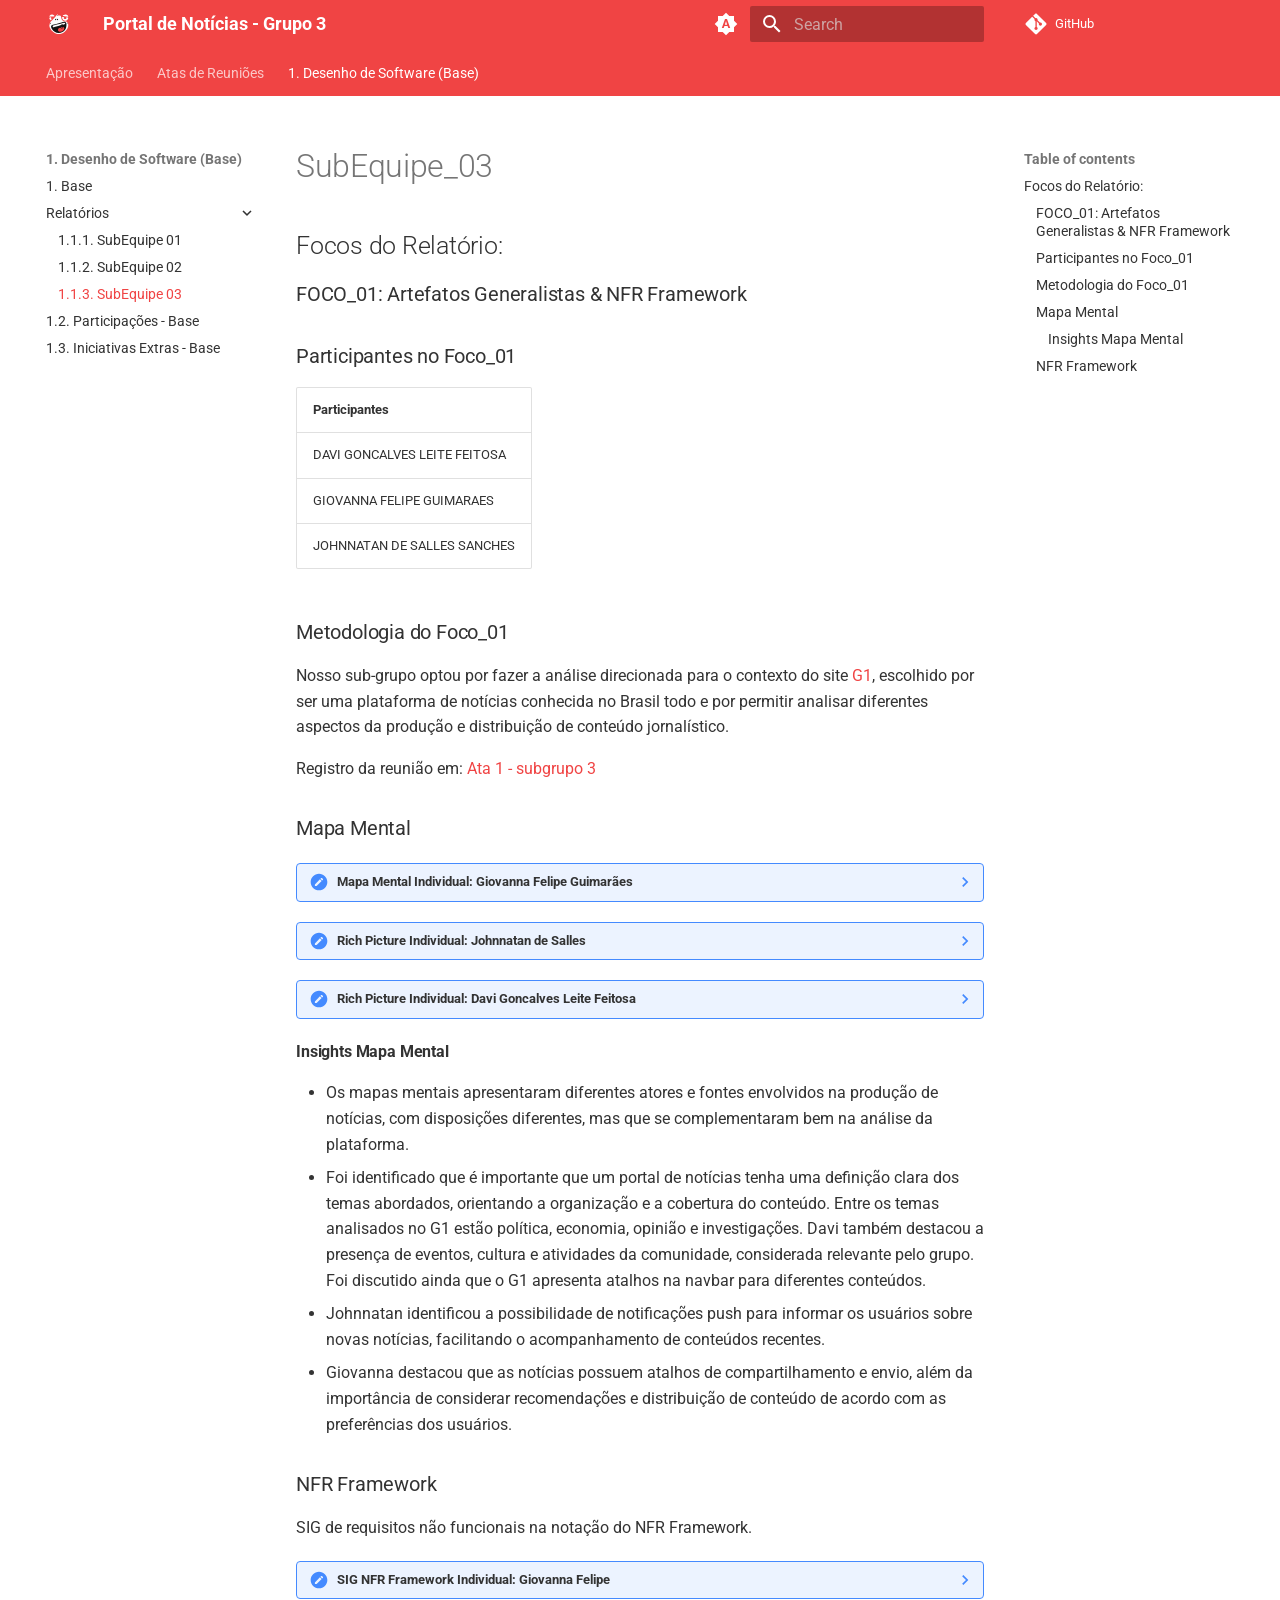
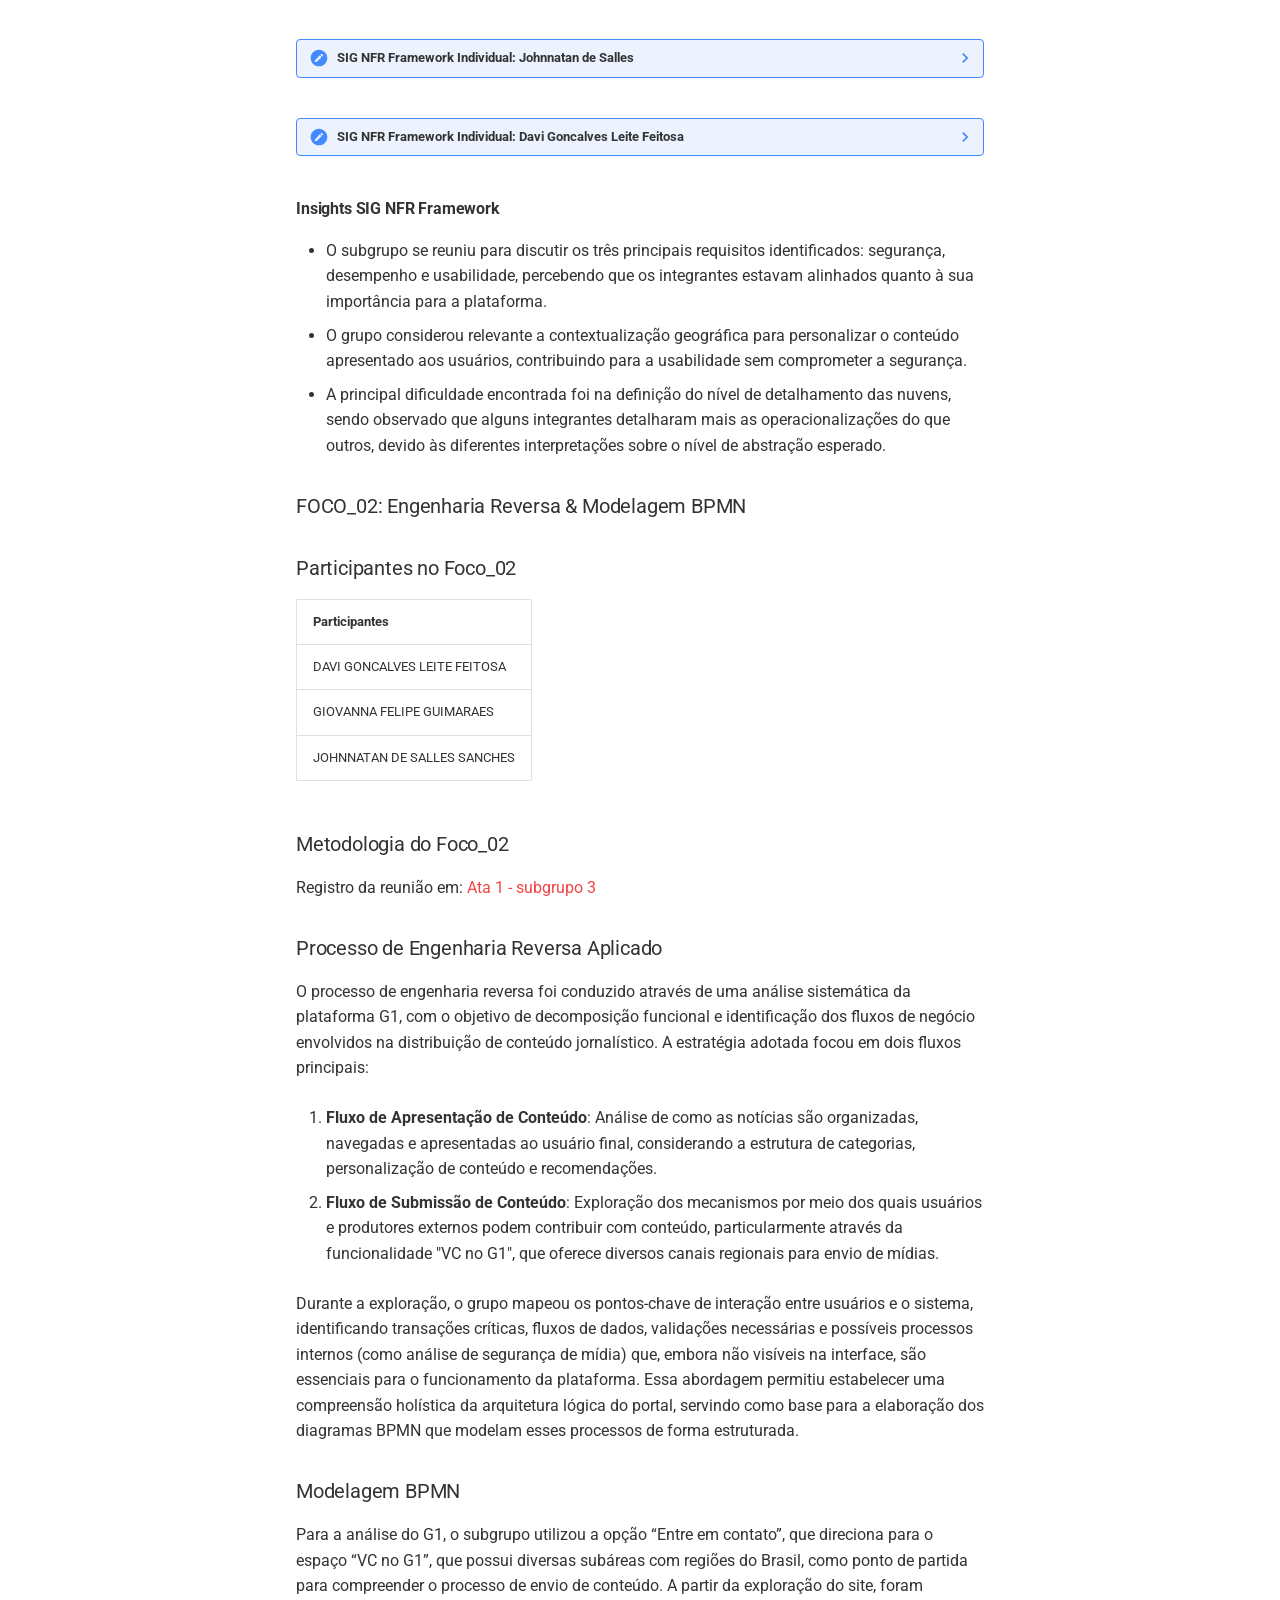
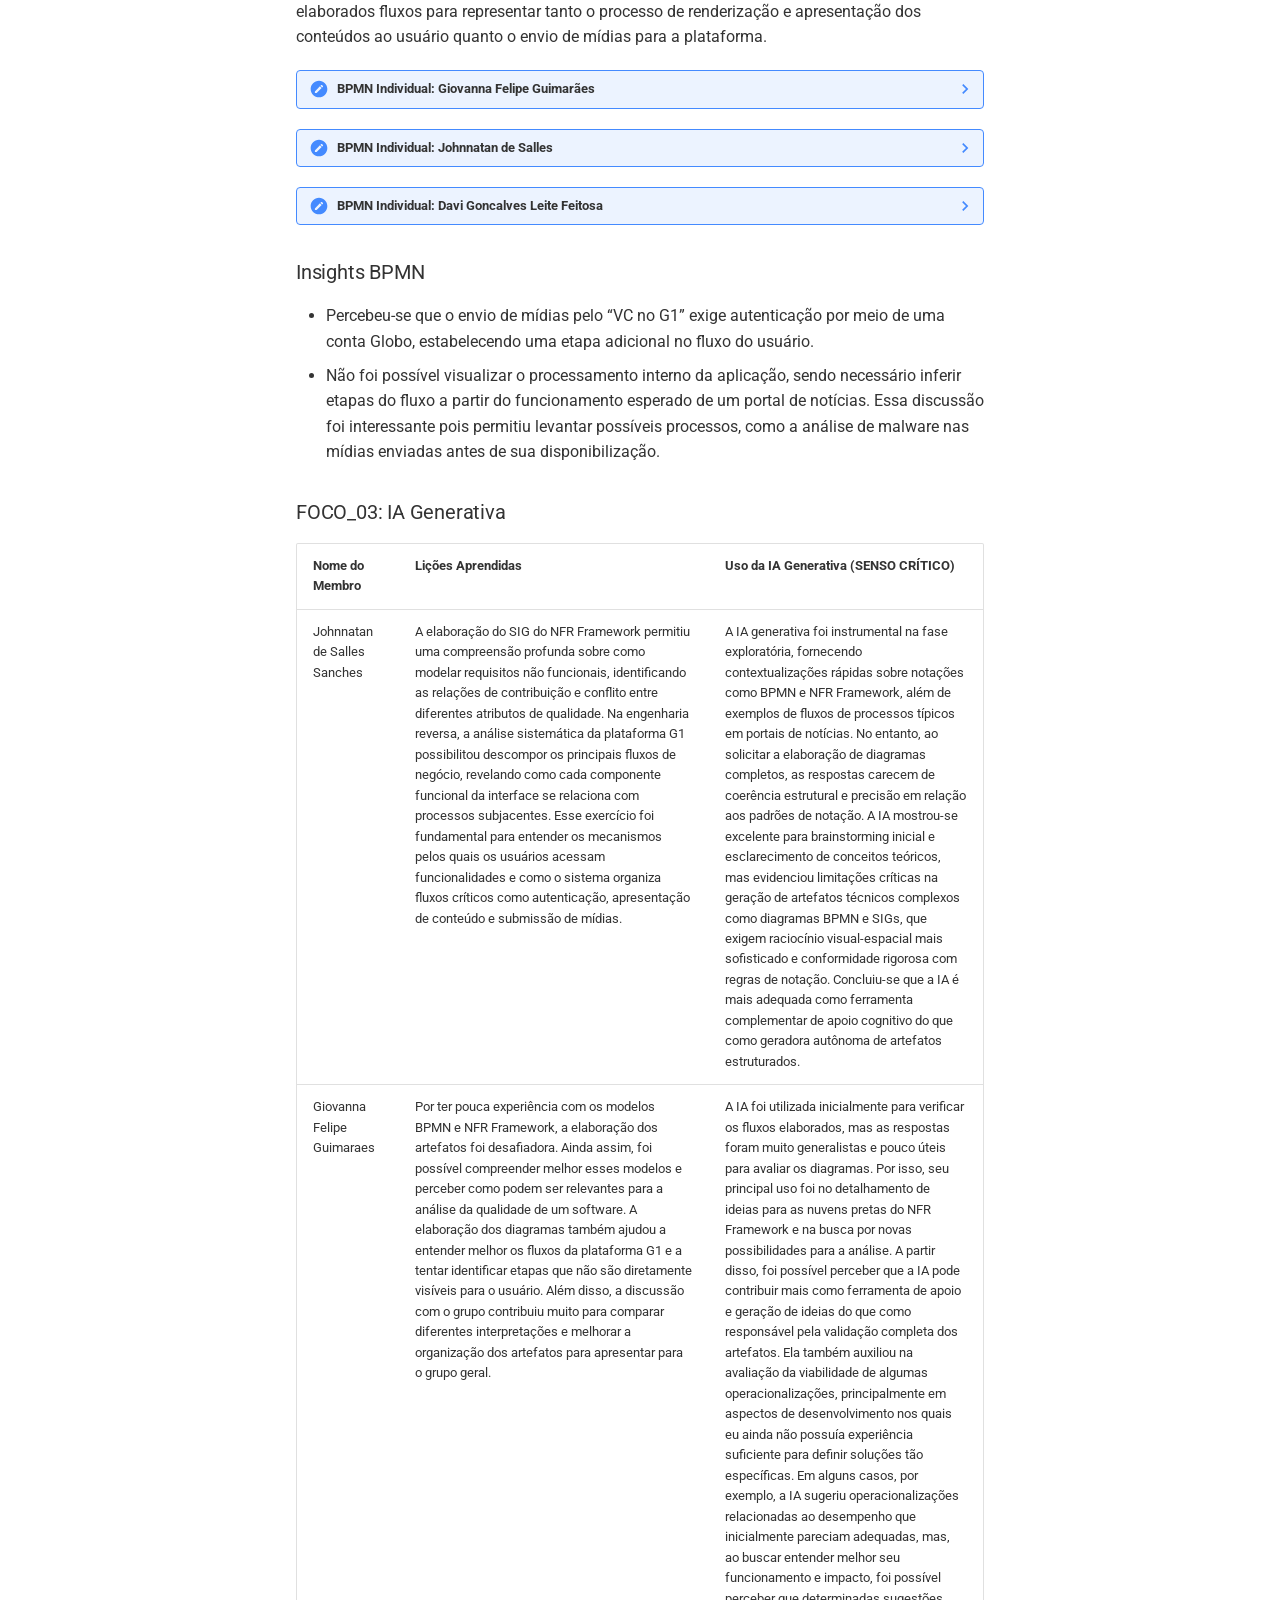
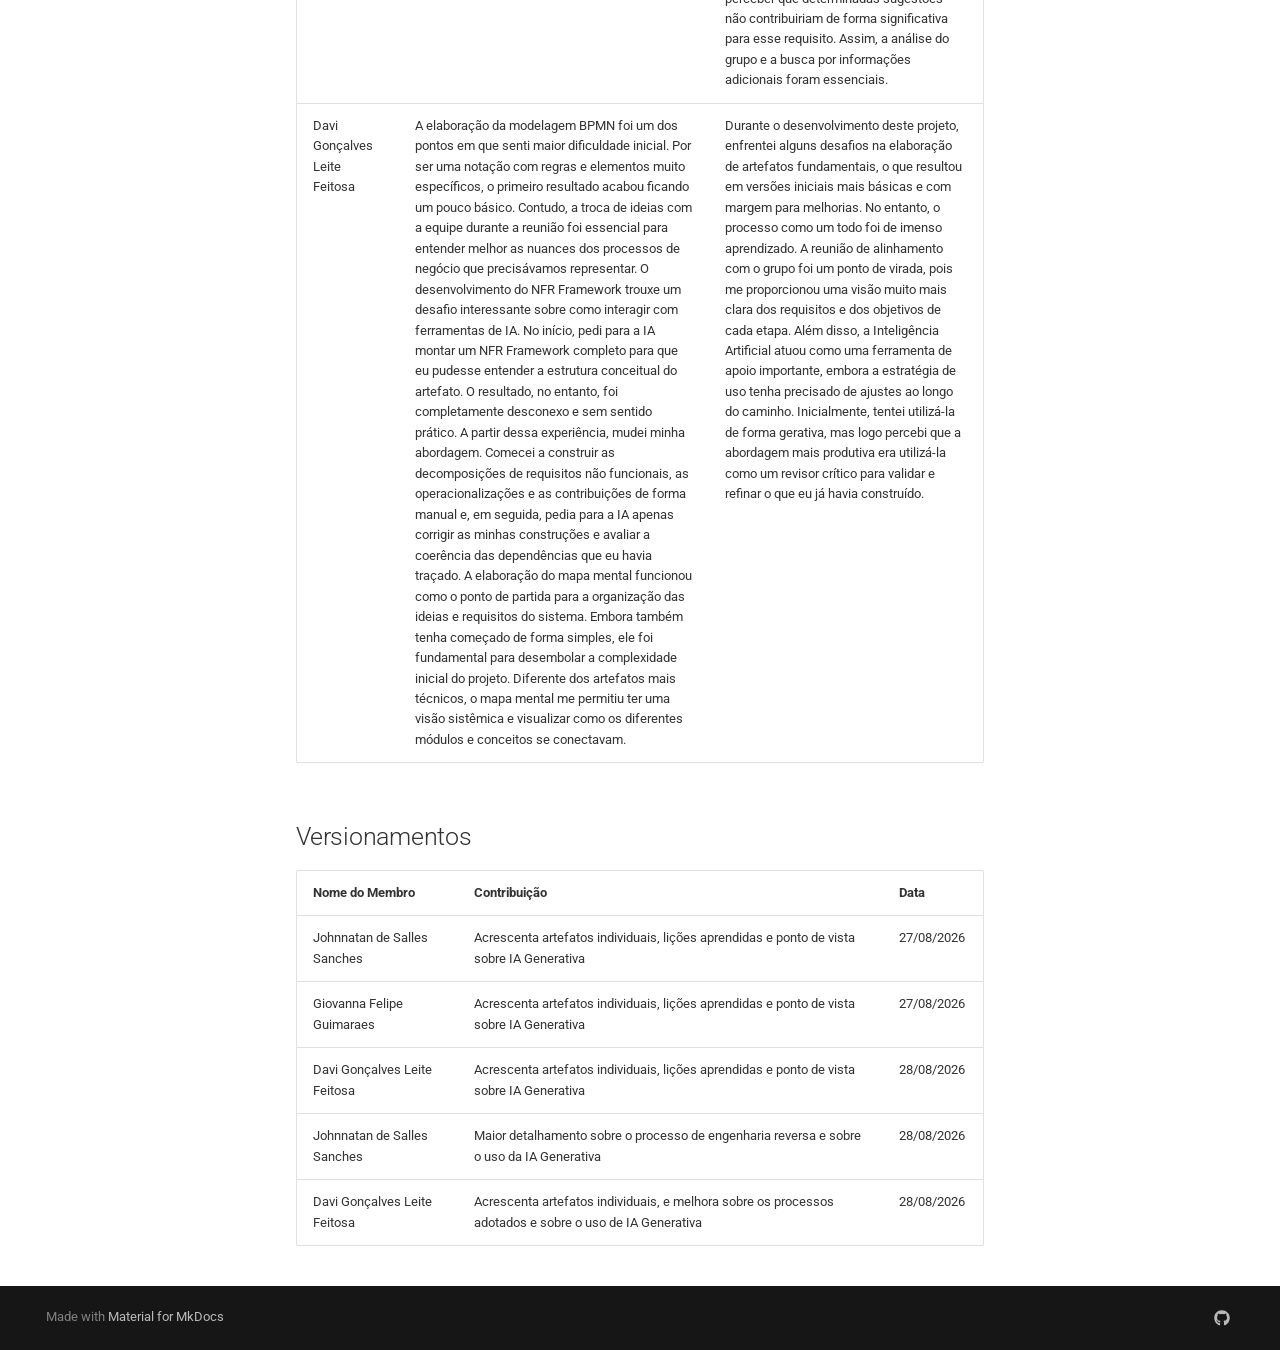
<file: Base/Relatórios/1.1.3.SubEquipe_03/index.html>
<!doctype html>
<html lang="en" class="no-js">
  <head>
    
      <meta charset="utf-8">
      <meta name="viewport" content="width=device-width,initial-scale=1">
      
      
      
        <link rel="canonical" href="https://github.com/UnBArqDsw2026-2-Turma01/2026.2-T01-_G3_ProjetoPortalNoticias_Entrega_01/Base/Relat%C3%B3rios/1.1.3.SubEquipe_03/">
      
      
        <link rel="prev" href="../1.1.2.SubEquipe_02/">
      
      
        <link rel="next" href="../../1.2.ParticipacoesBase/">
      
      
        
      
      
      <link rel="icon" href="../../../assets/images/favicon.png">
      <meta name="generator" content="mkdocs-1.6.1, mkdocs-material-9.7.7">
    
    
      
        <title>1.1.3. SubEquipe 03 - Portal de Notícias - Grupo 3</title>
      
    
    
      <link rel="stylesheet" href="../../../assets/stylesheets/main.ec1eaa64.min.css">
      
        
        <link rel="stylesheet" href="../../../assets/stylesheets/palette.ab4e12ef.min.css">
      
      


    
    
      
    
    
      
        
        
        <link rel="preconnect" href="https://fonts.gstatic.com" crossorigin>
        <link rel="stylesheet" href="https://fonts.googleapis.com/css?family=Roboto:300,300i,400,400i,700,700i%7CRoboto+Mono:400,400i,700,700i&display=fallback">
        <style>:root{--md-text-font:"Roboto";--md-code-font:"Roboto Mono"}</style>
      
    
    
      <link rel="stylesheet" href="../../../stylesheets/custom.css">
    
    <script>__md_scope=new URL("../../..",location),__md_hash=e=>[...e].reduce(((e,_)=>(e<<5)-e+_.charCodeAt(0)),0),__md_get=(e,_=localStorage,t=__md_scope)=>JSON.parse(_.getItem(t.pathname+"."+e)),__md_set=(e,_,t=localStorage,a=__md_scope)=>{try{t.setItem(a.pathname+"."+e,JSON.stringify(_))}catch(e){}}</script>
    
      

    
    
  </head>
  
  
    
    
      
    
    
    
    
    <body dir="ltr" data-md-color-scheme="default" data-md-color-primary="indigo" data-md-color-accent="indigo">
  
    
    <input class="md-toggle" data-md-toggle="drawer" type="checkbox" id="__drawer" autocomplete="off">
    <input class="md-toggle" data-md-toggle="search" type="checkbox" id="__search" autocomplete="off">
    <label class="md-overlay" for="__drawer"></label>
    <div data-md-component="skip">
      
        
        <a href="#subequipe_03" class="md-skip">
          Skip to content
        </a>
      
    </div>
    <div data-md-component="announce">
      
    </div>
    
    
      

<header class="md-header" data-md-component="header">
  <nav class="md-header__inner md-grid" aria-label="Header">
    <a href="../../.." title="Portal de Notícias - Grupo 3" class="md-header__button md-logo" aria-label="Portal de Notícias - Grupo 3" data-md-component="logo">
      
  <img src="../../../assets/SapoBurburinho.svg" alt="logo">

    </a>
    <label class="md-header__button md-icon" for="__drawer">
      
      <svg xmlns="http://www.w3.org/2000/svg" viewBox="0 0 24 24"><path d="M3 6h18v2H3zm0 5h18v2H3zm0 5h18v2H3z"/></svg>
    </label>
    <div class="md-header__title" data-md-component="header-title">
      <div class="md-header__ellipsis">
        <div class="md-header__topic">
          <span class="md-ellipsis">
            Portal de Notícias - Grupo 3
          </span>
        </div>
        <div class="md-header__topic" data-md-component="header-topic">
          <span class="md-ellipsis">
            
              1.1.3. SubEquipe 03
            
          </span>
        </div>
      </div>
    </div>
    
      
        <form class="md-header__option" data-md-component="palette">
  
    
    
    
    <input class="md-option" data-md-color-media="(prefers-color-scheme)" data-md-color-scheme="default" data-md-color-primary="indigo" data-md-color-accent="indigo"  aria-label="Switch to light mode"  type="radio" name="__palette" id="__palette_0">
    
      <label class="md-header__button md-icon" title="Switch to light mode" for="__palette_1" hidden>
        <svg xmlns="http://www.w3.org/2000/svg" viewBox="0 0 24 24"><path d="m14.3 16-.7-2h-3.2l-.7 2H7.8L11 7h2l3.2 9zM20 8.69V4h-4.69L12 .69 8.69 4H4v4.69L.69 12 4 15.31V20h4.69L12 23.31 15.31 20H20v-4.69L23.31 12zm-9.15 3.96h2.3L12 9z"/></svg>
      </label>
    
  
    
    
    
    <input class="md-option" data-md-color-media="(prefers-color-scheme: light)" data-md-color-scheme="default" data-md-color-primary="custom" data-md-color-accent="custom"  aria-label="Switch to dark mode"  type="radio" name="__palette" id="__palette_1">
    
      <label class="md-header__button md-icon" title="Switch to dark mode" for="__palette_2" hidden>
        <svg xmlns="http://www.w3.org/2000/svg" viewBox="0 0 24 24"><path d="M12 8a4 4 0 0 0-4 4 4 4 0 0 0 4 4 4 4 0 0 0 4-4 4 4 0 0 0-4-4m0 10a6 6 0 0 1-6-6 6 6 0 0 1 6-6 6 6 0 0 1 6 6 6 6 0 0 1-6 6m8-9.31V4h-4.69L12 .69 8.69 4H4v4.69L.69 12 4 15.31V20h4.69L12 23.31 15.31 20H20v-4.69L23.31 12z"/></svg>
      </label>
    
  
    
    
    
    <input class="md-option" data-md-color-media="(prefers-color-scheme: dark)" data-md-color-scheme="slate" data-md-color-primary="custom" data-md-color-accent="custom"  aria-label="Switch to system preference"  type="radio" name="__palette" id="__palette_2">
    
      <label class="md-header__button md-icon" title="Switch to system preference" for="__palette_0" hidden>
        <svg xmlns="http://www.w3.org/2000/svg" viewBox="0 0 24 24"><path d="M12 18c-.89 0-1.74-.2-2.5-.55C11.56 16.5 13 14.42 13 12s-1.44-4.5-3.5-5.45C10.26 6.2 11.11 6 12 6a6 6 0 0 1 6 6 6 6 0 0 1-6 6m8-9.31V4h-4.69L12 .69 8.69 4H4v4.69L.69 12 4 15.31V20h4.69L12 23.31 15.31 20H20v-4.69L23.31 12z"/></svg>
      </label>
    
  
</form>
      
    
    
      <script>var palette=__md_get("__palette");if(palette&&palette.color){if("(prefers-color-scheme)"===palette.color.media){var media=matchMedia("(prefers-color-scheme: light)"),input=document.querySelector(media.matches?"[data-md-color-media='(prefers-color-scheme: light)']":"[data-md-color-media='(prefers-color-scheme: dark)']");palette.color.media=input.getAttribute("data-md-color-media"),palette.color.scheme=input.getAttribute("data-md-color-scheme"),palette.color.primary=input.getAttribute("data-md-color-primary"),palette.color.accent=input.getAttribute("data-md-color-accent")}for(var[key,value]of Object.entries(palette.color))document.body.setAttribute("data-md-color-"+key,value)}</script>
    
    
    
      
      
        <label class="md-header__button md-icon" for="__search">
          
          <svg xmlns="http://www.w3.org/2000/svg" viewBox="0 0 24 24"><path d="M9.5 3A6.5 6.5 0 0 1 16 9.5c0 1.61-.59 3.09-1.56 4.23l.27.27h.79l5 5-1.5 1.5-5-5v-.79l-.27-.27A6.52 6.52 0 0 1 9.5 16 6.5 6.5 0 0 1 3 9.5 6.5 6.5 0 0 1 9.5 3m0 2C7 5 5 7 5 9.5S7 14 9.5 14 14 12 14 9.5 12 5 9.5 5"/></svg>
        </label>
        <div class="md-search" data-md-component="search" role="dialog">
  <label class="md-search__overlay" for="__search"></label>
  <div class="md-search__inner" role="search">
    <form class="md-search__form" name="search">
      <input type="text" class="md-search__input" name="query" aria-label="Search" placeholder="Search" autocapitalize="off" autocorrect="off" autocomplete="off" spellcheck="false" data-md-component="search-query" required>
      <label class="md-search__icon md-icon" for="__search">
        
        <svg xmlns="http://www.w3.org/2000/svg" viewBox="0 0 24 24"><path d="M9.5 3A6.5 6.5 0 0 1 16 9.5c0 1.61-.59 3.09-1.56 4.23l.27.27h.79l5 5-1.5 1.5-5-5v-.79l-.27-.27A6.52 6.52 0 0 1 9.5 16 6.5 6.5 0 0 1 3 9.5 6.5 6.5 0 0 1 9.5 3m0 2C7 5 5 7 5 9.5S7 14 9.5 14 14 12 14 9.5 12 5 9.5 5"/></svg>
        
        <svg xmlns="http://www.w3.org/2000/svg" viewBox="0 0 24 24"><path d="M20 11v2H8l5.5 5.5-1.42 1.42L4.16 12l7.92-7.92L13.5 5.5 8 11z"/></svg>
      </label>
      <nav class="md-search__options" aria-label="Search">
        
        <button type="reset" class="md-search__icon md-icon" title="Clear" aria-label="Clear" tabindex="-1">
          
          <svg xmlns="http://www.w3.org/2000/svg" viewBox="0 0 24 24"><path d="M19 6.41 17.59 5 12 10.59 6.41 5 5 6.41 10.59 12 5 17.59 6.41 19 12 13.41 17.59 19 19 17.59 13.41 12z"/></svg>
        </button>
      </nav>
      
    </form>
    <div class="md-search__output">
      <div class="md-search__scrollwrap" tabindex="0" data-md-scrollfix>
        <div class="md-search-result" data-md-component="search-result">
          <div class="md-search-result__meta">
            Initializing search
          </div>
          <ol class="md-search-result__list" role="presentation"></ol>
        </div>
      </div>
    </div>
  </div>
</div>
      
    
    
      <div class="md-header__source">
        <a href="https://github.com/UnBArqDsw2026-2-Turma01/2026.2-T01-_G3_ProjetoPortalNoticias_Entrega_01" title="Go to repository" class="md-source" data-md-component="source">
  <div class="md-source__icon md-icon">
    
    <svg xmlns="http://www.w3.org/2000/svg" viewBox="0 0 448 512"><!--! Font Awesome Free 7.1.0 by @fontawesome - https://fontawesome.com License - https://fontawesome.com/license/free (Icons: CC BY 4.0, Fonts: SIL OFL 1.1, Code: MIT License) Copyright 2025 Fonticons, Inc.--><path d="M439.6 236.1 244 40.5c-5.4-5.5-12.8-8.5-20.4-8.5s-15 3-20.4 8.4L162.5 81l51.5 51.5c27.1-9.1 52.7 16.8 43.4 43.7l49.7 49.7c34.2-11.8 61.2 31 35.5 56.7-26.5 26.5-70.2-2.9-56-37.3L240.3 199v121.9c25.3 12.5 22.3 41.8 9.1 55-6.4 6.4-15.2 10.1-24.3 10.1s-17.8-3.6-24.3-10.1c-17.6-17.6-11.1-46.9 11.2-56v-123c-20.8-8.5-24.6-30.7-18.6-45L142.6 101 8.5 235.1C3 240.6 0 247.9 0 255.5s3 15 8.5 20.4l195.6 195.7c5.4 5.4 12.7 8.4 20.4 8.4s15-3 20.4-8.4l194.7-194.7c5.4-5.4 8.4-12.8 8.4-20.4s-3-15-8.4-20.4"/></svg>
  </div>
  <div class="md-source__repository">
    GitHub
  </div>
</a>
      </div>
    
  </nav>
  
</header>
    
    <div class="md-container" data-md-component="container">
      
      
        
          
            
<nav class="md-tabs" aria-label="Tabs" data-md-component="tabs">
  <div class="md-grid">
    <ul class="md-tabs__list">
      
        
  
  
  
  
    <li class="md-tabs__item">
      <a href="../../.." class="md-tabs__link">
        
  
  
    
  
  Apresentação

      </a>
    </li>
  

      
        
  
  
  
  
    
    
      <li class="md-tabs__item">
        <a href="../../../Projeto/Atas_1/" class="md-tabs__link">
          
  
  
  Atas de Reuniões

        </a>
      </li>
    
  

      
        
  
  
  
    
  
  
    
    
      <li class="md-tabs__item md-tabs__item--active">
        <a href="../../1.Base/" class="md-tabs__link">
          
  
  
  1. Desenho de Software (Base)

        </a>
      </li>
    
  

      
    </ul>
  </div>
</nav>
          
        
      
      <main class="md-main" data-md-component="main">
        <div class="md-main__inner md-grid">
          
            
              
              <div class="md-sidebar md-sidebar--primary" data-md-component="sidebar" data-md-type="navigation" >
                <div class="md-sidebar__scrollwrap">
                  <div class="md-sidebar__inner">
                    


  


<nav class="md-nav md-nav--primary md-nav--lifted" aria-label="Navigation" data-md-level="0">
  <label class="md-nav__title" for="__drawer">
    <a href="../../.." title="Portal de Notícias - Grupo 3" class="md-nav__button md-logo" aria-label="Portal de Notícias - Grupo 3" data-md-component="logo">
      
  <img src="../../../assets/SapoBurburinho.svg" alt="logo">

    </a>
    Portal de Notícias - Grupo 3
  </label>
  
    <div class="md-nav__source">
      <a href="https://github.com/UnBArqDsw2026-2-Turma01/2026.2-T01-_G3_ProjetoPortalNoticias_Entrega_01" title="Go to repository" class="md-source" data-md-component="source">
  <div class="md-source__icon md-icon">
    
    <svg xmlns="http://www.w3.org/2000/svg" viewBox="0 0 448 512"><!--! Font Awesome Free 7.1.0 by @fontawesome - https://fontawesome.com License - https://fontawesome.com/license/free (Icons: CC BY 4.0, Fonts: SIL OFL 1.1, Code: MIT License) Copyright 2025 Fonticons, Inc.--><path d="M439.6 236.1 244 40.5c-5.4-5.5-12.8-8.5-20.4-8.5s-15 3-20.4 8.4L162.5 81l51.5 51.5c27.1-9.1 52.7 16.8 43.4 43.7l49.7 49.7c34.2-11.8 61.2 31 35.5 56.7-26.5 26.5-70.2-2.9-56-37.3L240.3 199v121.9c25.3 12.5 22.3 41.8 9.1 55-6.4 6.4-15.2 10.1-24.3 10.1s-17.8-3.6-24.3-10.1c-17.6-17.6-11.1-46.9 11.2-56v-123c-20.8-8.5-24.6-30.7-18.6-45L142.6 101 8.5 235.1C3 240.6 0 247.9 0 255.5s3 15 8.5 20.4l195.6 195.7c5.4 5.4 12.7 8.4 20.4 8.4s15-3 20.4-8.4l194.7-194.7c5.4-5.4 8.4-12.8 8.4-20.4s-3-15-8.4-20.4"/></svg>
  </div>
  <div class="md-source__repository">
    GitHub
  </div>
</a>
    </div>
  
  <ul class="md-nav__list" data-md-scrollfix>
    
      
      
  
  
  
  
    <li class="md-nav__item">
      <a href="../../.." class="md-nav__link">
        
  
  
  <span class="md-ellipsis">
    
  
    Apresentação
  

    
  </span>
  
  

      </a>
    </li>
  

    
      
      
  
  
  
  
    
    
    
    
      
      
    
    
    <li class="md-nav__item md-nav__item--nested">
      
        
        
        <input class="md-nav__toggle md-toggle " type="checkbox" id="__nav_2" >
        
          
          <label class="md-nav__link" for="__nav_2" id="__nav_2_label" tabindex="0">
            
  
  
  <span class="md-ellipsis">
    
  
    Atas de Reuniões
  

    
  </span>
  
  

            <span class="md-nav__icon md-icon"></span>
          </label>
        
        <nav class="md-nav" data-md-level="1" aria-labelledby="__nav_2_label" aria-expanded="false">
          <label class="md-nav__title" for="__nav_2">
            <span class="md-nav__icon md-icon"></span>
            
  
    Atas de Reuniões
  

          </label>
          <ul class="md-nav__list" data-md-scrollfix>
            
              
                
  
  
  
  
    <li class="md-nav__item">
      <a href="../../../Projeto/Atas_1/" class="md-nav__link">
        
  
  
  <span class="md-ellipsis">
    
  
    Ata reunião 1
  

    
  </span>
  
  

      </a>
    </li>
  

              
            
              
                
  
  
  
  
    <li class="md-nav__item">
      <a href="../../../Projeto/Atas_subgrupo_1/" class="md-nav__link">
        
  
  
  <span class="md-ellipsis">
    
  
    Ata subgrupo 1
  

    
  </span>
  
  

      </a>
    </li>
  

              
            
              
                
  
  
  
  
    <li class="md-nav__item">
      <a href="../../../Projeto/Atas_subgrupo_2/" class="md-nav__link">
        
  
  
  <span class="md-ellipsis">
    
  
    Ata subgrupo 2
  

    
  </span>
  
  

      </a>
    </li>
  

              
            
              
                
  
  
  
  
    <li class="md-nav__item">
      <a href="../../../Projeto/Atas_subgrupo_3/" class="md-nav__link">
        
  
  
  <span class="md-ellipsis">
    
  
    Ata Subgrupo 3
  

    
  </span>
  
  

      </a>
    </li>
  

              
            
              
                
  
  
  
  
    <li class="md-nav__item">
      <a href="../../../Projeto/Atas_2/" class="md-nav__link">
        
  
  
  <span class="md-ellipsis">
    
  
    Ata reunião 2
  

    
  </span>
  
  

      </a>
    </li>
  

              
            
          </ul>
        </nav>
      
    </li>
  

    
      
      
  
  
    
  
  
  
    
    
    
    
      
        
        
      
      
    
    
    <li class="md-nav__item md-nav__item--active md-nav__item--section md-nav__item--nested">
      
        
        
        <input class="md-nav__toggle md-toggle " type="checkbox" id="__nav_3" checked>
        
          
          <label class="md-nav__link" for="__nav_3" id="__nav_3_label" tabindex="">
            
  
  
  <span class="md-ellipsis">
    
  
    1. Desenho de Software (Base)
  

    
  </span>
  
  

            <span class="md-nav__icon md-icon"></span>
          </label>
        
        <nav class="md-nav" data-md-level="1" aria-labelledby="__nav_3_label" aria-expanded="true">
          <label class="md-nav__title" for="__nav_3">
            <span class="md-nav__icon md-icon"></span>
            
  
    1. Desenho de Software (Base)
  

          </label>
          <ul class="md-nav__list" data-md-scrollfix>
            
              
                
  
  
  
  
    <li class="md-nav__item">
      <a href="../../1.Base/" class="md-nav__link">
        
  
  
  <span class="md-ellipsis">
    
  
    1. Base
  

    
  </span>
  
  

      </a>
    </li>
  

              
            
              
                
  
  
    
  
  
  
    
    
    
    
      
      
    
    
    <li class="md-nav__item md-nav__item--active md-nav__item--nested">
      
        
        
        <input class="md-nav__toggle md-toggle " type="checkbox" id="__nav_3_2" checked>
        
          
          <label class="md-nav__link" for="__nav_3_2" id="__nav_3_2_label" tabindex="0">
            
  
  
  <span class="md-ellipsis">
    
  
    Relatórios
  

    
  </span>
  
  

            <span class="md-nav__icon md-icon"></span>
          </label>
        
        <nav class="md-nav" data-md-level="2" aria-labelledby="__nav_3_2_label" aria-expanded="true">
          <label class="md-nav__title" for="__nav_3_2">
            <span class="md-nav__icon md-icon"></span>
            
  
    Relatórios
  

          </label>
          <ul class="md-nav__list" data-md-scrollfix>
            
              
                
  
  
  
  
    <li class="md-nav__item">
      <a href="../1.1.1.SubEquipe_01/" class="md-nav__link">
        
  
  
  <span class="md-ellipsis">
    
  
    1.1.1. SubEquipe 01
  

    
  </span>
  
  

      </a>
    </li>
  

              
            
              
                
  
  
  
  
    <li class="md-nav__item">
      <a href="../1.1.2.SubEquipe_02/" class="md-nav__link">
        
  
  
  <span class="md-ellipsis">
    
  
    1.1.2. SubEquipe 02
  

    
  </span>
  
  

      </a>
    </li>
  

              
            
              
                
  
  
    
  
  
  
    <li class="md-nav__item md-nav__item--active">
      
      <input class="md-nav__toggle md-toggle" type="checkbox" id="__toc">
      
      
        
      
      
        <label class="md-nav__link md-nav__link--active" for="__toc">
          
  
  
  <span class="md-ellipsis">
    
  
    1.1.3. SubEquipe 03
  

    
  </span>
  
  

          <span class="md-nav__icon md-icon"></span>
        </label>
      
      <a href="./" class="md-nav__link md-nav__link--active">
        
  
  
  <span class="md-ellipsis">
    
  
    1.1.3. SubEquipe 03
  

    
  </span>
  
  

      </a>
      
        

<nav class="md-nav md-nav--secondary" aria-label="Table of contents">
  
  
  
    
  
  
    <label class="md-nav__title" for="__toc">
      <span class="md-nav__icon md-icon"></span>
      Table of contents
    </label>
    <ul class="md-nav__list" data-md-component="toc" data-md-scrollfix>
      
        <li class="md-nav__item">
  <a href="#focos-do-relatorio" class="md-nav__link">
    <span class="md-ellipsis">
      
        Focos do Relatório:
      
    </span>
  </a>
  
    <nav class="md-nav" aria-label="Focos do Relatório:">
      <ul class="md-nav__list">
        
          <li class="md-nav__item">
  <a href="#foco_01-artefatos-generalistas-nfr-framework" class="md-nav__link">
    <span class="md-ellipsis">
      
        FOCO_01: Artefatos Generalistas &amp; NFR Framework
      
    </span>
  </a>
  
</li>
        
          <li class="md-nav__item">
  <a href="#participantes-no-foco_01" class="md-nav__link">
    <span class="md-ellipsis">
      
        Participantes no Foco_01
      
    </span>
  </a>
  
</li>
        
          <li class="md-nav__item">
  <a href="#metodologia-do-foco_01" class="md-nav__link">
    <span class="md-ellipsis">
      
        Metodologia do Foco_01
      
    </span>
  </a>
  
</li>
        
          <li class="md-nav__item">
  <a href="#mapa-mental" class="md-nav__link">
    <span class="md-ellipsis">
      
        Mapa Mental
      
    </span>
  </a>
  
    <nav class="md-nav" aria-label="Mapa Mental">
      <ul class="md-nav__list">
        
          <li class="md-nav__item">
  <a href="#insights-mapa-mental" class="md-nav__link">
    <span class="md-ellipsis">
      
        Insights Mapa Mental
      
    </span>
  </a>
  
</li>
        
      </ul>
    </nav>
  
</li>
        
          <li class="md-nav__item">
  <a href="#nfr-framework" class="md-nav__link">
    <span class="md-ellipsis">
      
        NFR Framework
      
    </span>
  </a>
  
</li>
        
      </ul>
    </nav>
  
</li>
      
    </ul>
  
</nav>
      
    </li>
  

              
            
          </ul>
        </nav>
      
    </li>
  

              
            
              
                
  
  
  
  
    <li class="md-nav__item">
      <a href="../../1.2.ParticipacoesBase/" class="md-nav__link">
        
  
  
  <span class="md-ellipsis">
    
  
    1.2. Participações - Base
  

    
  </span>
  
  

      </a>
    </li>
  

              
            
              
                
  
  
  
  
    <li class="md-nav__item">
      <a href="../../1.3.IniciativasExtras/" class="md-nav__link">
        
  
  
  <span class="md-ellipsis">
    
  
    1.3. Iniciativas Extras - Base
  

    
  </span>
  
  

      </a>
    </li>
  

              
            
          </ul>
        </nav>
      
    </li>
  

    
  </ul>
</nav>
                  </div>
                </div>
              </div>
            
            
              
              <div class="md-sidebar md-sidebar--secondary" data-md-component="sidebar" data-md-type="toc" >
                <div class="md-sidebar__scrollwrap">
                  <div class="md-sidebar__inner">
                    

<nav class="md-nav md-nav--secondary" aria-label="Table of contents">
  
  
  
    
  
  
    <label class="md-nav__title" for="__toc">
      <span class="md-nav__icon md-icon"></span>
      Table of contents
    </label>
    <ul class="md-nav__list" data-md-component="toc" data-md-scrollfix>
      
        <li class="md-nav__item">
  <a href="#focos-do-relatorio" class="md-nav__link">
    <span class="md-ellipsis">
      
        Focos do Relatório:
      
    </span>
  </a>
  
    <nav class="md-nav" aria-label="Focos do Relatório:">
      <ul class="md-nav__list">
        
          <li class="md-nav__item">
  <a href="#foco_01-artefatos-generalistas-nfr-framework" class="md-nav__link">
    <span class="md-ellipsis">
      
        FOCO_01: Artefatos Generalistas &amp; NFR Framework
      
    </span>
  </a>
  
</li>
        
          <li class="md-nav__item">
  <a href="#participantes-no-foco_01" class="md-nav__link">
    <span class="md-ellipsis">
      
        Participantes no Foco_01
      
    </span>
  </a>
  
</li>
        
          <li class="md-nav__item">
  <a href="#metodologia-do-foco_01" class="md-nav__link">
    <span class="md-ellipsis">
      
        Metodologia do Foco_01
      
    </span>
  </a>
  
</li>
        
          <li class="md-nav__item">
  <a href="#mapa-mental" class="md-nav__link">
    <span class="md-ellipsis">
      
        Mapa Mental
      
    </span>
  </a>
  
    <nav class="md-nav" aria-label="Mapa Mental">
      <ul class="md-nav__list">
        
          <li class="md-nav__item">
  <a href="#insights-mapa-mental" class="md-nav__link">
    <span class="md-ellipsis">
      
        Insights Mapa Mental
      
    </span>
  </a>
  
</li>
        
      </ul>
    </nav>
  
</li>
        
          <li class="md-nav__item">
  <a href="#nfr-framework" class="md-nav__link">
    <span class="md-ellipsis">
      
        NFR Framework
      
    </span>
  </a>
  
</li>
        
      </ul>
    </nav>
  
</li>
      
    </ul>
  
</nav>
                  </div>
                </div>
              </div>
            
          
          
            <div class="md-content" data-md-component="content">
              
              <article class="md-content__inner md-typeset">
                
                  


  
  


<h1 id="subequipe_03">SubEquipe_03</h1>
<h2 id="focos-do-relatorio">Focos do Relatório:</h2>
<h3 id="foco_01-artefatos-generalistas-nfr-framework">FOCO_01: Artefatos Generalistas &amp; NFR Framework</h3>
<h3 id="participantes-no-foco_01">Participantes no Foco_01</h3>
<table>
<thead>
<tr>
<th>Participantes</th>
</tr>
</thead>
<tbody>
<tr>
<td>DAVI GONCALVES LEITE FEITOSA</td>
</tr>
<tr>
<td>GIOVANNA FELIPE GUIMARAES</td>
</tr>
<tr>
<td>JOHNNATAN DE SALLES SANCHES</td>
</tr>
</tbody>
</table>
<h3 id="metodologia-do-foco_01">Metodologia do Foco_01</h3>
<p>Nosso sub-grupo optou por fazer a análise direcionada para o contexto do site <a href="https://g1.globo.com/">G1</a>, escolhido por ser uma plataforma de notícias conhecida no Brasil todo e por permitir analisar diferentes aspectos da produção e distribuição de conteúdo jornalístico.</p>
<p>Registro da reunião em: <a href="../../../Projeto/Atas_subgrupo_3/">Ata 1 - subgrupo 3</a></p>
<h3 id="mapa-mental">Mapa Mental</h3>
<details class="note">
<summary>Mapa Mental Individual: Giovanna Felipe Guimarães</summary>
<p><figure style="text-align: center;">
    <img src="../../../assets/subGrupo3/mapaGi.png" alt="Mapa Mental individual de Giovanna Guimarães" style="max-width: 100%;">
    <figcaption>
        <p style="text-align: center; font-size: 10pt;">
            Figura : Rich Picture Individual (Fonte: <a href="https://github.com/giovannafg">Giovanna Felipe</a>, 2026)
        </p>
    </figcaption>
</figure></p>
</details>
<details class="note">
<summary>Rich Picture Individual: Johnnatan de Salles</summary>
<p><figure style="text-align: center;">
    <img src="../../../assets/subGrupo3/mapaJohn.png" alt="Mapa Mental individual do Johnnatan de Salles" style="max-width: 100%;">
    <figcaption>
        <p style="text-align: center; font-size: 10pt;">
            Figura: Mapa Mental Individual (Fonte: <a href="https://github.com/jsalless">Johnnatan de Salles</a>, 2026)
        </p>
    </figcaption>
</figure></p>
</details>
<details class="note">
<summary>Rich Picture Individual: Davi Goncalves Leite Feitosa</summary>
<p><figure style="text-align: center;">
    <img src="../../../assets/subGrupo3/mapaDavi.png" alt="Mapa Mental individual do Davi Goncalves Leite Feitosa" style="max-width: 100%;">
    <figcaption>
        <p style="text-align: center; font-size: 10pt;">
            Figura: Mapa Mental Individual (Fonte: <a href="https://github.com/Withy-S">Davi Goncalves Leite Feitosa</a>, 2026)
        </p>
    </figcaption>
</figure></p>
</details>
<h4 id="insights-mapa-mental">Insights Mapa Mental</h4>
<ul>
<li>Os mapas mentais apresentaram diferentes atores e fontes envolvidos na produção de notícias, com disposições diferentes, mas que se complementaram bem na análise da plataforma.</li>
<li>Foi identificado que é importante que um portal de notícias tenha uma definição clara dos temas abordados, orientando a organização e a cobertura do conteúdo. Entre os temas analisados no G1 estão política, economia, opinião e investigações. Davi também destacou a presença de eventos, cultura e atividades da comunidade, considerada relevante pelo grupo. Foi discutido ainda que o G1 apresenta atalhos na navbar para diferentes conteúdos.</li>
<li>Johnnatan identificou a possibilidade de notificações push para informar os usuários sobre novas notícias, facilitando o acompanhamento de conteúdos recentes.</li>
<li>Giovanna destacou que as notícias possuem atalhos de compartilhamento e envio, além da importância de considerar recomendações e distribuição de conteúdo de acordo com as preferências dos usuários.</li>
</ul>
<h3 id="nfr-framework">NFR Framework</h3>
<p>SIG de requisitos não funcionais na notação do NFR Framework.</p>
<details class="note">
<summary>SIG NFR Framework Individual: Giovanna Felipe</summary>
<p><figure style="text-align: center;">
    <img src="../../../assets/subGrupo3/sigGi.png" alt="SIG NFR Framework de Giovanna Felipe" style="max-width: 100%;">
    <figcaption>
        <p style="text-align: center; font-size: 10pt;">
            Figura : SIG NFR Framework Individual (Fonte: <a href="https://github.com/giovannafg">Giovanna Felipe</a>, 2026)
        </p>
    </figcaption>
</figure></p>
</details>
<h1 id="_1"></h1>
<details class="note">
<summary>SIG NFR Framework Individual: Johnnatan de Salles</summary>
<p><figure style="text-align: center;">
    <img src="../../../assets/subGrupo3/sigJohn.png" alt="SIG NFR Framework do Johnnatan de Salles" style="max-width: 100%;">
    <figcaption>
        <p style="text-align: center; font-size: 10pt;">
            Figura: SIG NFR Framework Individual (Fonte: <a href="https://github.com/jsalless">Johnnatan de Salles</a>, 2026)
        </p>
    </figcaption>
</figure></p>
</details>
<h1 id="_2"></h1>
<details class="note">
<summary>SIG NFR Framework Individual: Davi Goncalves Leite Feitosa</summary>
<p><figure style="text-align: center;">
    <img src="../../../assets/subGrupo3/sigDavi.png" alt="SIG NFR Framework do Davi Goncalves Leite Feitosa" style="max-width: 100%;">
    <figcaption>
        <p style="text-align: center; font-size: 10pt;">
            Figura: SIG NFR Framework Individual (Fonte: <a href="https://github.com/Withy-S">Davi Goncalves Leite Feitosa</a>, 2026)
        </p>
    </figcaption>
</figure></p>
</details>
<h1 id="_3"></h1>
<h4 id="insights-sig-nfr-framework">Insights SIG NFR Framework</h4>
<ul>
<li>O subgrupo se reuniu para discutir os três principais requisitos identificados: segurança, desempenho e usabilidade, percebendo que os integrantes estavam alinhados quanto à sua importância para a plataforma.</li>
<li>O grupo considerou relevante a contextualização geográfica para personalizar o conteúdo apresentado aos usuários, contribuindo para a usabilidade sem comprometer a segurança.</li>
<li>A principal dificuldade encontrada foi na definição do nível de detalhamento das nuvens, sendo observado que alguns integrantes detalharam mais as operacionalizações do que outros, devido às diferentes interpretações sobre o nível de abstração esperado.</li>
</ul>
<h3 id="foco_02-engenharia-reversa-modelagem-bpmn">FOCO_02: Engenharia Reversa &amp; Modelagem BPMN</h3>
<h3 id="participantes-no-foco_02">Participantes no Foco_02</h3>
<table>
<thead>
<tr>
<th>Participantes</th>
</tr>
</thead>
<tbody>
<tr>
<td>DAVI GONCALVES LEITE FEITOSA</td>
</tr>
<tr>
<td>GIOVANNA FELIPE GUIMARAES</td>
</tr>
<tr>
<td>JOHNNATAN DE SALLES SANCHES</td>
</tr>
</tbody>
</table>
<h3 id="metodologia-do-foco_02">Metodologia do Foco_02</h3>
<p>Registro da reunião em: <a href="../../../Projeto/Atas_subgrupo_3/">Ata 1 - subgrupo 3</a></p>
<h3 id="processo-de-engenharia-reversa-aplicado">Processo de Engenharia Reversa Aplicado</h3>
<p>O processo de engenharia reversa foi conduzido através de uma análise sistemática da plataforma G1, com o objetivo de decomposição funcional e identificação dos fluxos de negócio envolvidos na distribuição de conteúdo jornalístico. A estratégia adotada focou em dois fluxos principais:</p>
<ol>
<li>
<p><strong>Fluxo de Apresentação de Conteúdo</strong>: Análise de como as notícias são organizadas, navegadas e apresentadas ao usuário final, considerando a estrutura de categorias, personalização de conteúdo e recomendações.</p>
</li>
<li>
<p><strong>Fluxo de Submissão de Conteúdo</strong>: Exploração dos mecanismos por meio dos quais usuários e produtores externos podem contribuir com conteúdo, particularmente através da funcionalidade "VC no G1", que oferece diversos canais regionais para envio de mídias.</p>
</li>
</ol>
<p>Durante a exploração, o grupo mapeou os pontos-chave de interação entre usuários e o sistema, identificando transações críticas, fluxos de dados, validações necessárias e possíveis processos internos (como análise de segurança de mídia) que, embora não visíveis na interface, são essenciais para o funcionamento da plataforma. Essa abordagem permitiu estabelecer uma compreensão holística da arquitetura lógica do portal, servindo como base para a elaboração dos diagramas BPMN que modelam esses processos de forma estruturada.</p>
<h3 id="modelagem-bpmn">Modelagem BPMN</h3>
<p>Para a análise do G1, o subgrupo utilizou a opção “Entre em contato”, que direciona para o espaço “VC no G1”, que possui diversas subáreas com regiões do Brasil, como ponto de partida para compreender o processo de envio de conteúdo. A partir da exploração do site, foram elaborados fluxos para representar tanto o processo de renderização e apresentação dos conteúdos ao usuário quanto o envio de mídias para a plataforma.</p>
<details class="note">
<summary>BPMN Individual: Giovanna Felipe Guimarães</summary>
<p><figure style="text-align: center;">
    <img src="../../../assets/subGrupo3/bpmnGi.png" alt="BPMN individual de Giovanna Felipe" style="max-width: 100%;">
    <figcaption>
        <p style="text-align: center; font-size: 10pt;">
            Figura : BPMN Individual (Fonte: <a href="https://github.com/giovannafg">Giovanna Felipe</a>, 2026)
        </p>
    </figcaption>
</figure></p>
</details>
<details class="note">
<summary>BPMN Individual: Johnnatan de Salles</summary>
<p><figure style="text-align: center;">
    <img src="../../../assets/subGrupo3/bpmnJohn.png" alt="BPMN individual do Johnnatan de Salles" style="max-width: 100%;">
    <figcaption>
        <p style="text-align: center; font-size: 10pt;">
            Figura: BPMN Individual (Fonte: <a href="https://github.com/jsalless">Johnnatan de Salles</a>, 2026)
        </p>
    </figcaption>
</figure></p>
</details>
<details class="note">
<summary>BPMN Individual: Davi Goncalves Leite Feitosa</summary>
<p><figure style="text-align: center;">
    <img src="../../../assets/subGrupo3/bpmnDavi.png" alt="BPMN individual do Davi Goncalves Leite Feitosa" style="max-width: 100%;">
    <figcaption>
        <p style="text-align: center; font-size: 10pt;">
            Figura: BPMN Individual (Fonte: <a href="https://github.com/Withy-S">Davi Goncalves Leite Feitosa</a>, 2026)
        </p>
    </figcaption>
</figure></p>
</details>
<h3 id="insights-bpmn">Insights BPMN</h3>
<ul>
<li>Percebeu-se que o envio de mídias pelo “VC no G1” exige autenticação por meio de uma conta Globo, estabelecendo uma etapa adicional no fluxo do usuário.</li>
<li>Não foi possível visualizar o processamento interno da aplicação, sendo necessário inferir etapas do fluxo a partir do funcionamento esperado de um portal de notícias. Essa discussão foi interessante pois permitiu levantar possíveis processos, como a análise de malware nas mídias enviadas antes de sua disponibilização.</li>
</ul>
<h3 id="foco_03-ia-generativa">FOCO_03: IA Generativa</h3>
<table>
<thead>
<tr>
<th>Nome do Membro</th>
<th>Lições Aprendidas</th>
<th>Uso da IA Generativa (SENSO CRÍTICO)</th>
</tr>
</thead>
<tbody>
<tr>
<td>Johnnatan de Salles Sanches</td>
<td>A elaboração do SIG do NFR Framework permitiu uma compreensão profunda sobre como modelar requisitos não funcionais, identificando as relações de contribuição e conflito entre diferentes atributos de qualidade. Na engenharia reversa, a análise sistemática da plataforma G1 possibilitou descompor os principais fluxos de negócio, revelando como cada componente funcional da interface se relaciona com processos subjacentes. Esse exercício foi fundamental para entender os mecanismos pelos quais os usuários acessam funcionalidades e como o sistema organiza fluxos críticos como autenticação, apresentação de conteúdo e submissão de mídias.</td>
<td>A IA generativa foi instrumental na fase exploratória, fornecendo contextualizações rápidas sobre notações como BPMN e NFR Framework, além de exemplos de fluxos de processos típicos em portais de notícias. No entanto, ao solicitar a elaboração de diagramas completos, as respostas carecem de coerência estrutural e precisão em relação aos padrões de notação. A IA mostrou-se excelente para brainstorming inicial e esclarecimento de conceitos teóricos, mas evidenciou limitações críticas na geração de artefatos técnicos complexos como diagramas BPMN e SIGs, que exigem raciocínio visual-espacial mais sofisticado e conformidade rigorosa com regras de notação. Concluiu-se que a IA é mais adequada como ferramenta complementar de apoio cognitivo do que como geradora autônoma de artefatos estruturados.</td>
</tr>
<tr>
<td>Giovanna Felipe Guimaraes</td>
<td>Por ter pouca experiência com os modelos BPMN e NFR Framework, a elaboração dos artefatos foi desafiadora. Ainda assim, foi possível compreender melhor esses modelos e perceber como podem ser relevantes para a análise da qualidade de um software. A elaboração dos diagramas também ajudou a entender melhor os fluxos da plataforma G1 e a tentar identificar etapas que não são diretamente visíveis para o usuário. Além disso, a discussão com o grupo contribuiu muito para comparar diferentes interpretações e melhorar a organização dos artefatos para apresentar para o grupo geral.</td>
<td>A IA foi utilizada inicialmente para verificar os fluxos elaborados, mas as respostas foram muito generalistas e pouco úteis para avaliar os diagramas. Por isso, seu principal uso foi no detalhamento de ideias para as nuvens pretas do NFR Framework e na busca por novas possibilidades para a análise. A partir disso, foi possível perceber que a IA pode contribuir mais como ferramenta de apoio e geração de ideias do que como responsável pela validação completa dos artefatos. Ela também auxiliou na avaliação da viabilidade de algumas operacionalizações, principalmente em aspectos de desenvolvimento nos quais eu ainda não possuía experiência suficiente para definir soluções tão específicas. Em alguns casos, por exemplo, a IA sugeriu operacionalizações relacionadas ao desempenho que inicialmente pareciam adequadas, mas, ao buscar entender melhor seu funcionamento e impacto, foi possível perceber que determinadas sugestões não contribuiriam de forma significativa para esse requisito. Assim, a análise do grupo e a busca por informações adicionais foram essenciais.</td>
</tr>
<tr>
<td>Davi Gonçalves Leite Feitosa</td>
<td>A elaboração da modelagem BPMN foi um dos pontos em que senti maior dificuldade inicial. Por ser uma notação com regras e elementos muito específicos, o primeiro resultado acabou ficando um pouco básico. Contudo, a troca de ideias com a equipe durante a reunião foi essencial para entender melhor as nuances dos processos de negócio que precisávamos representar. O desenvolvimento do NFR Framework trouxe um desafio interessante sobre como interagir com ferramentas de IA. No início, pedi para a IA montar um NFR Framework completo para que eu pudesse entender a estrutura conceitual do artefato. O resultado, no entanto, foi completamente desconexo e sem sentido prático. A partir dessa experiência, mudei minha abordagem. Comecei a construir as decomposições de requisitos não funcionais, as operacionalizações e as contribuições de forma manual e, em seguida, pedia para a IA apenas corrigir as minhas construções e avaliar a coerência das dependências que eu havia traçado. A elaboração do mapa mental funcionou como o ponto de partida para a organização das ideias e requisitos do sistema. Embora também tenha começado de forma simples, ele foi fundamental para desembolar a complexidade inicial do projeto. Diferente dos artefatos mais técnicos, o mapa mental me permitiu ter uma visão sistêmica e visualizar como os diferentes módulos e conceitos se conectavam.</td>
<td>Durante o desenvolvimento deste projeto, enfrentei alguns desafios na elaboração de artefatos fundamentais, o que resultou em versões iniciais mais básicas e com margem para melhorias. No entanto, o processo como um todo foi de imenso aprendizado. A reunião de alinhamento com o grupo foi um ponto de virada, pois me proporcionou uma visão muito mais clara dos requisitos e dos objetivos de cada etapa. Além disso, a Inteligência Artificial atuou como uma ferramenta de apoio importante, embora a estratégia de uso tenha precisado de ajustes ao longo do caminho. Inicialmente, tentei utilizá-la de forma gerativa, mas logo percebi que a abordagem mais produtiva era utilizá-la como um revisor crítico para validar e refinar o que eu já havia construído.</td>
</tr>
</tbody>
</table>
<h2 id="versionamentos">Versionamentos</h2>
<table>
<thead>
<tr>
<th>Nome do Membro</th>
<th>Contribuição</th>
<th>Data</th>
</tr>
</thead>
<tbody>
<tr>
<td>Johnnatan de Salles Sanches</td>
<td>Acrescenta artefatos individuais, lições aprendidas e ponto de vista sobre IA Generativa</td>
<td>27/08/2026</td>
</tr>
<tr>
<td>Giovanna Felipe Guimaraes</td>
<td>Acrescenta artefatos individuais, lições aprendidas e ponto de vista sobre IA Generativa</td>
<td>27/08/2026</td>
</tr>
<tr>
<td>Davi Gonçalves Leite Feitosa</td>
<td>Acrescenta artefatos individuais, lições aprendidas e ponto de vista sobre IA Generativa</td>
<td>28/08/2026</td>
</tr>
<tr>
<td>Johnnatan de Salles Sanches</td>
<td>Maior detalhamento sobre o processo de engenharia reversa e sobre o uso da IA Generativa</td>
<td>28/08/2026</td>
</tr>
<tr>
<td>Davi Gonçalves Leite Feitosa</td>
<td>Acrescenta artefatos individuais, e melhora sobre os processos adotados e sobre o uso de IA Generativa</td>
<td>28/08/2026</td>
</tr>
</tbody>
</table>












                
              </article>
            </div>
          
          
<script>var target=document.getElementById(location.hash.slice(1));target&&target.name&&(target.checked=target.name.startsWith("__tabbed_"))</script>
        </div>
        
          <button type="button" class="md-top md-icon" data-md-component="top" hidden>
  
  <svg xmlns="http://www.w3.org/2000/svg" viewBox="0 0 24 24"><path d="M13 20h-2V8l-5.5 5.5-1.42-1.42L12 4.16l7.92 7.92-1.42 1.42L13 8z"/></svg>
  Back to top
</button>
        
      </main>
      
        <footer class="md-footer">
  
  <div class="md-footer-meta md-typeset">
    <div class="md-footer-meta__inner md-grid">
      <div class="md-copyright">
  
  
    Made with
    <a href="https://squidfunk.github.io/mkdocs-material/" target="_blank" rel="noopener">
      Material for MkDocs
    </a>
  
</div>
      
        
<div class="md-social">
  
    
    
    
    
      
      
    
    <a href="https://github.com/UnBArqDsw2026-2-Turma01/2026.2-T01-_G3_ProjetoPortalNoticias_Entrega_01" target="_blank" rel="noopener" title="github.com" class="md-social__link">
      <svg xmlns="http://www.w3.org/2000/svg" viewBox="0 0 512 512"><!--! Font Awesome Free 7.1.0 by @fontawesome - https://fontawesome.com License - https://fontawesome.com/license/free (Icons: CC BY 4.0, Fonts: SIL OFL 1.1, Code: MIT License) Copyright 2025 Fonticons, Inc.--><path d="M173.9 397.4c0 2-2.3 3.6-5.2 3.6-3.3.3-5.6-1.3-5.6-3.6 0-2 2.3-3.6 5.2-3.6 3-.3 5.6 1.3 5.6 3.6m-31.1-4.5c-.7 2 1.3 4.3 4.3 4.9 2.6 1 5.6 0 6.2-2s-1.3-4.3-4.3-5.2c-2.6-.7-5.5.3-6.2 2.3m44.2-1.7c-2.9.7-4.9 2.6-4.6 4.9.3 2 2.9 3.3 5.9 2.6 2.9-.7 4.9-2.6 4.6-4.6-.3-1.9-3-3.2-5.9-2.9M252.8 8C114.1 8 8 113.3 8 252c0 110.9 69.8 205.8 169.5 239.2 12.8 2.3 17.3-5.6 17.3-12.1 0-6.2-.3-40.4-.3-61.4 0 0-70 15-84.7-29.8 0 0-11.4-29.1-27.8-36.6 0 0-22.9-15.7 1.6-15.4 0 0 24.9 2 38.6 25.8 21.9 38.6 58.6 27.5 72.9 20.9 2.3-16 8.8-27.1 16-33.7-55.9-6.2-112.3-14.3-112.3-110.5 0-27.5 7.6-41.3 23.6-58.9-2.6-6.5-11.1-33.3 2.6-67.9 20.9-6.5 69 27 69 27 20-5.6 41.5-8.5 62.8-8.5s42.8 2.9 62.8 8.5c0 0 48.1-33.6 69-27 13.7 34.7 5.2 61.4 2.6 67.9 16 17.7 25.8 31.5 25.8 58.9 0 96.5-58.9 104.2-114.8 110.5 9.2 7.9 17 22.9 17 46.4 0 33.7-.3 75.4-.3 83.6 0 6.5 4.6 14.4 17.3 12.1C436.2 457.8 504 362.9 504 252 504 113.3 391.5 8 252.8 8M105.2 352.9c-1.3 1-1 3.3.7 5.2 1.6 1.6 3.9 2.3 5.2 1 1.3-1 1-3.3-.7-5.2-1.6-1.6-3.9-2.3-5.2-1m-10.8-8.1c-.7 1.3.3 2.9 2.3 3.9 1.6 1 3.6.7 4.3-.7.7-1.3-.3-2.9-2.3-3.9-2-.6-3.6-.3-4.3.7m32.4 35.6c-1.6 1.3-1 4.3 1.3 6.2 2.3 2.3 5.2 2.6 6.5 1 1.3-1.3.7-4.3-1.3-6.2-2.2-2.3-5.2-2.6-6.5-1m-11.4-14.7c-1.6 1-1.6 3.6 0 5.9s4.3 3.3 5.6 2.3c1.6-1.3 1.6-3.9 0-6.2-1.4-2.3-4-3.3-5.6-2"/></svg>
    </a>
  
</div>
      
    </div>
  </div>
</footer>
      
    </div>
    <div class="md-dialog" data-md-component="dialog">
      <div class="md-dialog__inner md-typeset"></div>
    </div>
    
      <div class="md-progress" data-md-component="progress" role="progressbar"></div>
    
    
    
      
      
      <script id="__config" type="application/json">{"annotate": null, "base": "../../..", "features": ["navigation.tabs", "content.code.copy", "navigation.instant", "navigation.instant.progress", "navigation.top"], "search": "../../../assets/javascripts/workers/search.2c215733.min.js", "tags": null, "translations": {"clipboard.copied": "Copied to clipboard", "clipboard.copy": "Copy to clipboard", "search.result.more.one": "1 more on this page", "search.result.more.other": "# more on this page", "search.result.none": "No matching documents", "search.result.one": "1 matching document", "search.result.other": "# matching documents", "search.result.placeholder": "Type to start searching", "search.result.term.missing": "Missing", "select.version": "Select version"}, "version": null}</script>
    
    
      <script src="../../../assets/javascripts/bundle.d7400e89.min.js"></script>
      
    
  </body>
</html>
</file>
<file: stylesheets/custom.css>
:root > * {
  --md-primary-fg-color: #f04444;
  --md-accent-fg-color: #f04444;
}

[data-md-color-scheme="slate"] {
  --md-default-bg-color: #111111;
  --md-default-fg-color: #ffffff;
  --md-primary-fg-color: #f04444;
  --md-accent-fg-color: #f04444;
}

[data-md-color-scheme="default"] {
  --md-default-bg-color: #ffffff;
  --md-default-fg-color: #333333;
  --md-primary-fg-color: #f04444;
  --md-accent-fg-color: #f04444;
}
</file>
<file: assets/stylesheets/main.ec1eaa64.min.css>
@charset "UTF-8";html{-webkit-text-size-adjust:none;-moz-text-size-adjust:none;text-size-adjust:none;box-sizing:border-box}*,:after,:before{box-sizing:inherit}@media (prefers-reduced-motion){*,:after,:before{transition:none!important}}body{margin:0}a,button,input,label{-webkit-tap-highlight-color:transparent}a{color:inherit;text-decoration:none}hr{border:0;box-sizing:initial;display:block;height:.05rem;overflow:visible;padding:0}small{font-size:80%}sub,sup{line-height:1em}img{border-style:none}table{border-collapse:initial;border-spacing:0}td,th{font-weight:400;vertical-align:top}button{background:#0000;border:0;font-family:inherit;font-size:inherit;margin:0;padding:0}input{border:0;outline:none}:root{--md-primary-fg-color:#4051b5;--md-primary-fg-color--light:#5d6cc0;--md-primary-fg-color--dark:#303fa1;--md-primary-bg-color:#fff;--md-primary-bg-color--light:#ffffffb3;--md-accent-fg-color:#526cfe;--md-accent-fg-color--transparent:#526cfe1a;--md-accent-bg-color:#fff;--md-accent-bg-color--light:#ffffffb3}[data-md-color-scheme=default]{color-scheme:light}[data-md-color-scheme=default] img[src$="#gh-dark-mode-only"],[data-md-color-scheme=default] img[src$="#only-dark"]{display:none}:root,[data-md-color-scheme=default]{--md-hue:225deg;--md-default-fg-color:#000000de;--md-default-fg-color--light:#0000008a;--md-default-fg-color--lighter:#00000052;--md-default-fg-color--lightest:#00000012;--md-default-bg-color:#fff;--md-default-bg-color--light:#ffffffb3;--md-default-bg-color--lighter:#ffffff4d;--md-default-bg-color--lightest:#ffffff1f;--md-code-fg-color:#36464e;--md-code-bg-color:#f5f5f5;--md-code-bg-color--light:#f5f5f5b3;--md-code-bg-color--lighter:#f5f5f54d;--md-code-hl-color:#4287ff;--md-code-hl-color--light:#4287ff1a;--md-code-hl-number-color:#d52a2a;--md-code-hl-special-color:#db1457;--md-code-hl-function-color:#a846b9;--md-code-hl-constant-color:#6e59d9;--md-code-hl-keyword-color:#3f6ec6;--md-code-hl-string-color:#1c7d4d;--md-code-hl-name-color:var(--md-code-fg-color);--md-code-hl-operator-color:var(--md-default-fg-color--light);--md-code-hl-punctuation-color:var(--md-default-fg-color--light);--md-code-hl-comment-color:var(--md-default-fg-color--light);--md-code-hl-generic-color:var(--md-default-fg-color--light);--md-code-hl-variable-color:var(--md-default-fg-color--light);--md-typeset-color:var(--md-default-fg-color);--md-typeset-a-color:var(--md-primary-fg-color);--md-typeset-del-color:#f5503d26;--md-typeset-ins-color:#0bd57026;--md-typeset-kbd-color:#fafafa;--md-typeset-kbd-accent-color:#fff;--md-typeset-kbd-border-color:#b8b8b8;--md-typeset-mark-color:#ffff0080;--md-typeset-table-color:#0000001f;--md-typeset-table-color--light:rgba(0,0,0,.035);--md-admonition-fg-color:var(--md-default-fg-color);--md-admonition-bg-color:var(--md-default-bg-color);--md-warning-fg-color:#000000de;--md-warning-bg-color:#ff9;--md-footer-fg-color:#fff;--md-footer-fg-color--light:#ffffffb3;--md-footer-fg-color--lighter:#ffffff73;--md-footer-bg-color:#000000de;--md-footer-bg-color--dark:#00000052;--md-shadow-z1:0 0.2rem 0.5rem #0000000d,0 0 0.05rem #0000001a;--md-shadow-z2:0 0.2rem 0.5rem #0000001a,0 0 0.05rem #00000040;--md-shadow-z3:0 0.2rem 0.5rem #0003,0 0 0.05rem #00000059}.md-icon svg{fill:currentcolor;display:block;height:1.2rem;width:1.2rem}body{-webkit-font-smoothing:antialiased;-moz-osx-font-smoothing:grayscale;--md-text-font-family:var(--md-text-font,_),-apple-system,BlinkMacSystemFont,Helvetica,Arial,sans-serif;--md-code-font-family:var(--md-code-font,_),SFMono-Regular,Consolas,Menlo,monospace}aside,body,input{font-feature-settings:"kern","liga";color:var(--md-typeset-color);font-family:var(--md-text-font-family)}code,kbd,pre{font-feature-settings:"kern";font-family:var(--md-code-font-family)}:root{--md-typeset-table-sort-icon:url('data:image/svg+xml;charset=utf-8,<svg xmlns="http://www.w3.org/2000/svg" viewBox="0 0 24 24"><path d="m18 21-4-4h3V7h-3l4-4 4 4h-3v10h3M2 19v-2h10v2M2 13v-2h7v2M2 7V5h4v2z"/></svg>');--md-typeset-table-sort-icon--asc:url('data:image/svg+xml;charset=utf-8,<svg xmlns="http://www.w3.org/2000/svg" viewBox="0 0 24 24"><path d="M19 17h3l-4 4-4-4h3V3h2M2 17h10v2H2M6 5v2H2V5m0 6h7v2H2z"/></svg>');--md-typeset-table-sort-icon--desc:url('data:image/svg+xml;charset=utf-8,<svg xmlns="http://www.w3.org/2000/svg" viewBox="0 0 24 24"><path d="M19 7h3l-4-4-4 4h3v14h2M2 17h10v2H2M6 5v2H2V5m0 6h7v2H2z"/></svg>')}.md-typeset{-webkit-print-color-adjust:exact;color-adjust:exact;font-size:.8rem;line-height:1.6;overflow-wrap:break-word}@media print{.md-typeset{font-size:.68rem}}.md-typeset blockquote,.md-typeset dl,.md-typeset figure,.md-typeset ol,.md-typeset pre,.md-typeset ul{margin-bottom:1em;margin-top:1em}.md-typeset h1{color:var(--md-default-fg-color--light);font-size:2em;line-height:1.3;margin:0 0 1.25em}.md-typeset h1,.md-typeset h2{font-weight:300;letter-spacing:-.01em}.md-typeset h2{font-size:1.5625em;line-height:1.4;margin:1.6em 0 .64em}.md-typeset h3{font-size:1.25em;font-weight:400;letter-spacing:-.01em;line-height:1.5;margin:1.6em 0 .8em}.md-typeset h2+h3{margin-top:.8em}.md-typeset h4{font-weight:700;letter-spacing:-.01em;margin:1em 0}.md-typeset h5,.md-typeset h6{color:var(--md-default-fg-color--light);font-size:.8em;font-weight:700;letter-spacing:-.01em;margin:1.25em 0}.md-typeset h5{text-transform:uppercase}.md-typeset h5 code{text-transform:none}.md-typeset hr{border-bottom:.05rem solid var(--md-default-fg-color--lightest);display:flow-root;margin:1.5em 0}.md-typeset a{color:var(--md-typeset-a-color);word-break:break-word}.md-typeset a,.md-typeset a:before{transition:color 125ms}.md-typeset a:focus,.md-typeset a:hover{color:var(--md-accent-fg-color)}.md-typeset a:focus code,.md-typeset a:hover code{background-color:var(--md-accent-fg-color--transparent);color:var(--md-accent-fg-color)}.md-typeset a code{color:var(--md-typeset-a-color)}.md-typeset a.focus-visible{outline-color:var(--md-accent-fg-color);outline-offset:.2rem}.md-typeset code,.md-typeset kbd,.md-typeset pre{color:var(--md-code-fg-color);direction:ltr;font-variant-ligatures:none;transition:background-color 125ms}@media print{.md-typeset code,.md-typeset kbd,.md-typeset pre{white-space:pre-wrap}}.md-typeset code{background-color:var(--md-code-bg-color);border-radius:.1rem;-webkit-box-decoration-break:clone;box-decoration-break:clone;font-size:.85em;padding:0 .2941176471em;transition:color 125ms,background-color 125ms;word-break:break-word}.md-typeset code:not(.focus-visible){-webkit-tap-highlight-color:transparent;outline:none}.md-typeset pre{display:flow-root;line-height:1.4;position:relative}.md-typeset pre>code{-webkit-box-decoration-break:slice;box-decoration-break:slice;box-shadow:none;display:block;margin:0;outline-color:var(--md-accent-fg-color);overflow:auto;padding:.7720588235em 1.1764705882em;scrollbar-color:var(--md-default-fg-color--lighter) #0000;scrollbar-width:thin;touch-action:auto;word-break:normal}.md-typeset pre>code:hover{scrollbar-color:var(--md-accent-fg-color) #0000}.md-typeset pre>code::-webkit-scrollbar{height:.2rem;width:.2rem}.md-typeset pre>code::-webkit-scrollbar-thumb{background-color:var(--md-default-fg-color--lighter)}.md-typeset pre>code::-webkit-scrollbar-thumb:hover{background-color:var(--md-accent-fg-color)}.md-typeset kbd{background-color:var(--md-typeset-kbd-color);border-radius:.1rem;box-shadow:0 .1rem 0 .05rem var(--md-typeset-kbd-border-color),0 .1rem 0 var(--md-typeset-kbd-border-color),0 -.1rem .2rem var(--md-typeset-kbd-accent-color) inset;color:var(--md-default-fg-color);display:inline-block;font-size:.75em;padding:0 .6666666667em;vertical-align:text-top;word-break:break-word}.md-typeset mark{background-color:var(--md-typeset-mark-color);-webkit-box-decoration-break:clone;box-decoration-break:clone;color:inherit;word-break:break-word}.md-typeset abbr{cursor:help;text-decoration:none}.md-typeset [data-preview],.md-typeset abbr{border-bottom:.05rem dotted var(--md-default-fg-color--light)}.md-typeset small{opacity:.75}[dir=ltr] .md-typeset sub,[dir=ltr] .md-typeset sup{margin-left:.078125em}[dir=rtl] .md-typeset sub,[dir=rtl] .md-typeset sup{margin-right:.078125em}[dir=ltr] .md-typeset blockquote{padding-left:.6rem}[dir=rtl] .md-typeset blockquote{padding-right:.6rem}[dir=ltr] .md-typeset blockquote{border-left:.2rem solid var(--md-default-fg-color--lighter)}[dir=rtl] .md-typeset blockquote{border-right:.2rem solid var(--md-default-fg-color--lighter)}.md-typeset blockquote{color:var(--md-default-fg-color--light);margin-left:0;margin-right:0}.md-typeset ul{list-style-type:disc}.md-typeset ul[type]{list-style-type:revert-layer}[dir=ltr] .md-typeset ol,[dir=ltr] .md-typeset ul{margin-left:.625em}[dir=rtl] .md-typeset ol,[dir=rtl] .md-typeset ul{margin-right:.625em}.md-typeset ol,.md-typeset ul{padding:0}.md-typeset ol:not([hidden]),.md-typeset ul:not([hidden]){display:flow-root}.md-typeset ol ol,.md-typeset ul ol{list-style-type:lower-alpha}.md-typeset ol ol ol,.md-typeset ul ol ol{list-style-type:lower-roman}.md-typeset ol ol ol ol,.md-typeset ul ol ol ol{list-style-type:upper-alpha}.md-typeset ol ol ol ol ol,.md-typeset ul ol ol ol ol{list-style-type:upper-roman}.md-typeset ol[type],.md-typeset ul[type]{list-style-type:revert-layer}[dir=ltr] .md-typeset ol li,[dir=ltr] .md-typeset ul li{margin-left:1.25em}[dir=rtl] .md-typeset ol li,[dir=rtl] .md-typeset ul li{margin-right:1.25em}.md-typeset ol li,.md-typeset ul li{margin-bottom:.5em}.md-typeset ol li blockquote,.md-typeset ol li p,.md-typeset ul li blockquote,.md-typeset ul li p{margin:.5em 0}.md-typeset ol li:last-child,.md-typeset ul li:last-child{margin-bottom:0}[dir=ltr] .md-typeset ol li ol,[dir=ltr] .md-typeset ol li ul,[dir=ltr] .md-typeset ul li ol,[dir=ltr] .md-typeset ul li ul{margin-left:.625em}[dir=rtl] .md-typeset ol li ol,[dir=rtl] .md-typeset ol li ul,[dir=rtl] .md-typeset ul li ol,[dir=rtl] .md-typeset ul li ul{margin-right:.625em}.md-typeset ol li ol,.md-typeset ol li ul,.md-typeset ul li ol,.md-typeset ul li ul{margin-bottom:.5em;margin-top:.5em}[dir=ltr] .md-typeset dd{margin-left:1.875em}[dir=rtl] .md-typeset dd{margin-right:1.875em}.md-typeset dd{margin-bottom:1.5em;margin-top:1em}.md-typeset img,.md-typeset svg,.md-typeset video{height:auto;max-width:100%}.md-typeset img[align=left]{margin:1em 1em 1em 0}.md-typeset img[align=right]{margin:1em 0 1em 1em}.md-typeset img[align]:only-child{margin-top:0}.md-typeset figure{display:flow-root;margin:1em auto;max-width:100%;text-align:center;width:fit-content}.md-typeset figure img{display:block;margin:0 auto}.md-typeset figcaption{font-style:italic;margin:1em auto;max-width:24rem}.md-typeset iframe{max-width:100%}.md-typeset table:not([class]){background-color:var(--md-default-bg-color);border:.05rem solid var(--md-typeset-table-color);border-radius:.1rem;display:inline-block;font-size:.64rem;max-width:100%;overflow:auto;touch-action:auto}@media print{.md-typeset table:not([class]){display:table}}.md-typeset table:not([class])+*{margin-top:1.5em}.md-typeset table:not([class]) td>:first-child,.md-typeset table:not([class]) th>:first-child{margin-top:0}.md-typeset table:not([class]) td>:last-child,.md-typeset table:not([class]) th>:last-child{margin-bottom:0}.md-typeset table:not([class]) td:not([align]),.md-typeset table:not([class]) th:not([align]){text-align:left}[dir=rtl] .md-typeset table:not([class]) td:not([align]),[dir=rtl] .md-typeset table:not([class]) th:not([align]){text-align:right}.md-typeset table:not([class]) th{font-weight:700;min-width:5rem;padding:.9375em 1.25em;vertical-align:top}.md-typeset table:not([class]) td{border-top:.05rem solid var(--md-typeset-table-color);padding:.9375em 1.25em;vertical-align:top}.md-typeset table:not([class]) tbody tr{transition:background-color 125ms}.md-typeset table:not([class]) tbody tr:hover{background-color:var(--md-typeset-table-color--light);box-shadow:0 .05rem 0 var(--md-default-bg-color) inset}.md-typeset table:not([class]) a{word-break:normal}.md-typeset table th[role=columnheader]{cursor:pointer}[dir=ltr] .md-typeset table th[role=columnheader]:after{margin-left:.5em}[dir=rtl] .md-typeset table th[role=columnheader]:after{margin-right:.5em}.md-typeset table th[role=columnheader]:after{content:"";display:inline-block;height:1.2em;-webkit-mask-image:var(--md-typeset-table-sort-icon);mask-image:var(--md-typeset-table-sort-icon);-webkit-mask-repeat:no-repeat;mask-repeat:no-repeat;-webkit-mask-size:contain;mask-size:contain;transition:background-color 125ms;vertical-align:text-bottom;width:1.2em}.md-typeset table th[role=columnheader]:hover:after{background-color:var(--md-default-fg-color--lighter)}.md-typeset table th[role=columnheader][aria-sort=ascending]:after{background-color:var(--md-default-fg-color--light);-webkit-mask-image:var(--md-typeset-table-sort-icon--asc);mask-image:var(--md-typeset-table-sort-icon--asc)}.md-typeset table th[role=columnheader][aria-sort=descending]:after{background-color:var(--md-default-fg-color--light);-webkit-mask-image:var(--md-typeset-table-sort-icon--desc);mask-image:var(--md-typeset-table-sort-icon--desc)}.md-typeset__scrollwrap{margin:1em -.8rem;overflow-x:auto;touch-action:auto}.md-typeset__table{display:inline-block;margin-bottom:.5em;padding:0 .8rem}@media print{.md-typeset__table{display:block}}html .md-typeset__table table{display:table;margin:0;overflow:hidden;width:100%}@media screen and (max-width:44.984375em){.md-content__inner>pre{margin:1em -.8rem}.md-content__inner>pre code{border-radius:0}}.md-typeset .md-author{border-radius:100%;display:block;flex-shrink:0;height:1.6rem;overflow:hidden;position:relative;transition:color 125ms,transform 125ms;width:1.6rem}.md-typeset .md-author img{display:block}.md-typeset .md-author--more{background:var(--md-default-fg-color--lightest);color:var(--md-default-fg-color--lighter);font-size:.6rem;font-weight:700;line-height:1.6rem;text-align:center}.md-typeset .md-author--long{height:2.4rem;width:2.4rem}.md-typeset a.md-author{transform:scale(1)}.md-typeset a.md-author img{border-radius:100%;filter:grayscale(100%) opacity(75%);transition:filter 125ms}.md-typeset a.md-author:focus,.md-typeset a.md-author:hover{transform:scale(1.1);z-index:1}.md-typeset a.md-author:focus img,.md-typeset a.md-author:hover img{filter:grayscale(0)}.md-banner{background-color:var(--md-footer-bg-color);color:var(--md-footer-fg-color);overflow:auto}@media print{.md-banner{display:none}}.md-banner--warning{background-color:var(--md-warning-bg-color);color:var(--md-warning-fg-color)}.md-banner__inner{font-size:.7rem;margin:.6rem auto;padding:0 .8rem}[dir=ltr] .md-banner__button{float:right}[dir=rtl] .md-banner__button{float:left}.md-banner__button{color:inherit;cursor:pointer;transition:opacity .25s}.no-js .md-banner__button{display:none}.md-banner__button:hover{opacity:.7}html{font-size:125%;height:100%;overflow-x:hidden}@media screen and (min-width:100em){html{font-size:137.5%}}@media screen and (min-width:125em){html{font-size:150%}}body{background-color:var(--md-default-bg-color);display:flex;flex-direction:column;font-size:.5rem;min-height:100%;position:relative;width:100%}@media print{body{display:block}}@media screen and (max-width:59.984375em){body[data-md-scrolllock]{position:fixed}}.md-grid{margin-left:auto;margin-right:auto;max-width:61rem}.md-container{display:flex;flex-direction:column;flex-grow:1}@media print{.md-container{display:block}}.md-main{flex-grow:1}.md-main__inner{display:flex;height:100%;margin-top:1.5rem}.md-ellipsis{overflow:hidden;text-overflow:ellipsis}.md-toggle{display:none}.md-option{height:0;opacity:0;position:absolute;width:0}.md-option:checked+label:not([hidden]){display:block}.md-option.focus-visible+label{outline-color:var(--md-accent-fg-color);outline-style:auto}.md-skip{background-color:var(--md-default-fg-color);border-radius:.1rem;color:var(--md-default-bg-color);font-size:.64rem;margin:.5rem;opacity:0;outline-color:var(--md-accent-fg-color);padding:.3rem .5rem;position:fixed;transform:translateY(.4rem);z-index:-1}.md-skip:focus{opacity:1;transform:translateY(0);transition:transform .25s cubic-bezier(.4,0,.2,1),opacity 175ms 75ms;z-index:10}@page{margin:25mm}:root{--md-clipboard-icon:url('data:image/svg+xml;charset=utf-8,<svg xmlns="http://www.w3.org/2000/svg" viewBox="0 0 24 24"><path d="M19 21H8V7h11m0-2H8a2 2 0 0 0-2 2v14a2 2 0 0 0 2 2h11a2 2 0 0 0 2-2V7a2 2 0 0 0-2-2m-3-4H4a2 2 0 0 0-2 2v14h2V3h12z"/></svg>')}.md-clipboard{border-radius:.1rem;color:var(--md-default-fg-color--lightest);cursor:pointer;height:1.5em;outline-color:var(--md-accent-fg-color);outline-offset:.1rem;transition:color .25s;width:1.5em;z-index:1}@media print{.md-clipboard{display:none}}.md-clipboard:not(.focus-visible){-webkit-tap-highlight-color:transparent;outline:none}:hover>.md-clipboard{color:var(--md-default-fg-color--light)}.md-clipboard:focus,.md-clipboard:hover{color:var(--md-accent-fg-color)}.md-clipboard:after{background-color:currentcolor;content:"";display:block;height:1.125em;margin:0 auto;-webkit-mask-image:var(--md-clipboard-icon);mask-image:var(--md-clipboard-icon);-webkit-mask-position:center;mask-position:center;-webkit-mask-repeat:no-repeat;mask-repeat:no-repeat;-webkit-mask-size:contain;mask-size:contain;width:1.125em}.md-clipboard--inline{cursor:pointer}.md-clipboard--inline code{transition:color .25s,background-color .25s}.md-clipboard--inline:focus code,.md-clipboard--inline:hover code{background-color:var(--md-accent-fg-color--transparent);color:var(--md-accent-fg-color)}:root{--md-code-select-icon:url('data:image/svg+xml;charset=utf-8,<svg xmlns="http://www.w3.org/2000/svg" viewBox="0 0 24 24"><path d="M19 19h-4v2h4c1.1 0 2-.9 2-2v-4h-2m0-12h-4v2h4v4h2V5c0-1.1-.9-2-2-2M5 5h4V3H5c-1.1 0-2 .9-2 2v4h2m0 6H3v4c0 1.1.9 2 2 2h4v-2H5zm2-4h2v2H7zm4 0h2v2h-2zm4 0h2v2h-2zM7 7h2v2H7zm4 0h2v2h-2zm4 0h2v2h-2zm-8 8h2v2H7zm4 0h2v2h-2zm4 0h2v2h-2z"/></svg>');--md-code-copy-icon:url('data:image/svg+xml;charset=utf-8,<svg xmlns="http://www.w3.org/2000/svg" viewBox="0 0 24 24"><path d="M19 21H8V7h11m0-2H8a2 2 0 0 0-2 2v14a2 2 0 0 0 2 2h11a2 2 0 0 0 2-2V7a2 2 0 0 0-2-2m-3-4H4a2 2 0 0 0-2 2v14h2V3h12z"/></svg>')}.md-typeset .md-code__content{display:grid}.md-code__nav{background-color:var(--md-code-bg-color--lighter);border-radius:.1rem;display:flex;gap:.2rem;padding:.2rem;position:absolute;right:.25em;top:.25em;transition:background-color .25s;z-index:1}:hover>.md-code__nav{background-color:var(--md-code-bg-color--light)}.md-code__button{color:var(--md-default-fg-color--lightest);cursor:pointer;display:block;height:1.5em;outline-color:var(--md-accent-fg-color);outline-offset:.1rem;transition:color .25s;width:1.5em}:hover>*>.md-code__button{color:var(--md-default-fg-color--light)}.md-code__button.focus-visible,.md-code__button:hover{color:var(--md-accent-fg-color)}.md-code__button--active{color:var(--md-default-fg-color)!important}.md-code__button:after{background-color:currentcolor;content:"";display:block;height:1.125em;margin:0 auto;-webkit-mask-position:center;mask-position:center;-webkit-mask-repeat:no-repeat;mask-repeat:no-repeat;-webkit-mask-size:contain;mask-size:contain;width:1.125em}.md-code__button[data-md-type=select]:after{-webkit-mask-image:var(--md-code-select-icon);mask-image:var(--md-code-select-icon)}.md-code__button[data-md-type=copy]:after{-webkit-mask-image:var(--md-code-copy-icon);mask-image:var(--md-code-copy-icon)}@keyframes consent{0%{opacity:0;transform:translateY(100%)}to{opacity:1;transform:translateY(0)}}@keyframes overlay{0%{opacity:0}to{opacity:1}}.md-consent__overlay{animation:overlay .25s both;-webkit-backdrop-filter:blur(.1rem);backdrop-filter:blur(.1rem);background-color:#0000008a;height:100%;opacity:1;position:fixed;top:0;width:100%;z-index:5}.md-consent__inner{animation:consent .5s cubic-bezier(.1,.7,.1,1) both;background-color:var(--md-default-bg-color);border:0;border-radius:.1rem;bottom:0;box-shadow:0 0 .2rem #0000001a,0 .2rem .4rem #0003;max-height:100%;overflow:auto;padding:0;position:fixed;width:100%;z-index:5}.md-consent__form{padding:.8rem}.md-consent__settings{display:none;margin:1em 0}input:checked+.md-consent__settings{display:block}.md-consent__controls{margin-bottom:.8rem}.md-typeset .md-consent__controls .md-button{display:inline}@media screen and (max-width:44.984375em){.md-typeset .md-consent__controls .md-button{display:block;margin-top:.4rem;text-align:center;width:100%}}.md-consent label{cursor:pointer}.md-content{flex-grow:1;min-width:0}.md-content__inner{margin:0 .8rem 1.2rem;padding-top:.6rem}@media screen and (min-width:76.25em){[dir=ltr] .md-sidebar--primary:not([hidden])~.md-content>.md-content__inner{margin-left:1.2rem}[dir=ltr] .md-sidebar--secondary:not([hidden])~.md-content>.md-content__inner,[dir=rtl] .md-sidebar--primary:not([hidden])~.md-content>.md-content__inner{margin-right:1.2rem}[dir=rtl] .md-sidebar--secondary:not([hidden])~.md-content>.md-content__inner{margin-left:1.2rem}}.md-content__inner:before{content:"";display:block;height:.4rem}.md-content__inner>:last-child{margin-bottom:0}[dir=ltr] .md-content__button{float:right}[dir=rtl] .md-content__button{float:left}[dir=ltr] .md-content__button{margin-left:.4rem}[dir=rtl] .md-content__button{margin-right:.4rem}.md-content__button{margin:.4rem 0;padding:0}@media print{.md-content__button{display:none}}.md-typeset .md-content__button{color:var(--md-default-fg-color--lighter)}.md-content__button svg{display:inline;vertical-align:top}[dir=rtl] .md-content__button svg{transform:scaleX(-1)}[dir=ltr] .md-dialog{right:.8rem}[dir=rtl] .md-dialog{left:.8rem}.md-dialog{background-color:var(--md-default-fg-color);border-radius:.1rem;bottom:.8rem;box-shadow:var(--md-shadow-z3);min-width:11.1rem;opacity:0;padding:.4rem .6rem;pointer-events:none;position:fixed;transform:translateY(100%);transition:transform 0ms .4s,opacity .4s;z-index:4}@media print{.md-dialog{display:none}}.md-dialog--active{opacity:1;pointer-events:auto;transform:translateY(0);transition:transform .4s cubic-bezier(.075,.85,.175,1),opacity .4s}.md-dialog__inner{color:var(--md-default-bg-color);font-size:.7rem}.md-feedback{margin:2em 0 1em;text-align:center}.md-feedback fieldset{border:none;margin:0;padding:0}.md-feedback__title{font-weight:700;margin:1em auto}.md-feedback__inner{position:relative}.md-feedback__list{display:flex;flex-wrap:wrap;place-content:baseline center;position:relative}.md-feedback__list:hover .md-icon:not(:disabled){color:var(--md-default-fg-color--lighter)}:disabled .md-feedback__list{min-height:1.8rem}.md-feedback__icon{color:var(--md-default-fg-color--light);cursor:pointer;flex-shrink:0;margin:0 .1rem;transition:color 125ms}.md-feedback__icon:not(:disabled).md-icon:hover{color:var(--md-accent-fg-color)}.md-feedback__icon:disabled{color:var(--md-default-fg-color--lightest);pointer-events:none}.md-feedback__note{opacity:0;position:relative;transform:translateY(.4rem);transition:transform .4s cubic-bezier(.1,.7,.1,1),opacity .15s}.md-feedback__note>*{margin:0 auto;max-width:16rem}:disabled .md-feedback__note{opacity:1;transform:translateY(0)}@media print{.md-feedback{display:none}}.md-footer{background-color:var(--md-footer-bg-color);color:var(--md-footer-fg-color)}@media print{.md-footer{display:none}}.md-footer__inner{justify-content:space-between;overflow:auto;padding:.2rem}.md-footer__inner:not([hidden]){display:flex}.md-footer__link{align-items:end;display:flex;flex-grow:0.01;margin-bottom:.4rem;margin-top:1rem;max-width:100%;outline-color:var(--md-accent-fg-color);overflow:hidden;transition:opacity .25s}.md-footer__link:focus,.md-footer__link:hover{opacity:.7}[dir=rtl] .md-footer__link svg{transform:scaleX(-1)}@media screen and (max-width:44.984375em){.md-footer__link--prev{flex-shrink:0}.md-footer__link--prev .md-footer__title{display:none}}[dir=ltr] .md-footer__link--next{margin-left:auto}[dir=rtl] .md-footer__link--next{margin-right:auto}.md-footer__link--next{text-align:right}[dir=rtl] .md-footer__link--next{text-align:left}.md-footer__title{flex-grow:1;font-size:.9rem;margin-bottom:.7rem;max-width:calc(100% - 2.4rem);padding:0 1rem;white-space:nowrap}.md-footer__button{margin:.2rem;padding:.4rem}.md-footer__direction{font-size:.64rem;opacity:.7}.md-footer-meta{background-color:var(--md-footer-bg-color--dark)}.md-footer-meta__inner{display:flex;flex-wrap:wrap;justify-content:space-between;padding:.2rem}html .md-footer-meta.md-typeset a{color:var(--md-footer-fg-color--light)}html .md-footer-meta.md-typeset a:focus,html .md-footer-meta.md-typeset a:hover{color:var(--md-footer-fg-color)}.md-copyright{color:var(--md-footer-fg-color--lighter);font-size:.64rem;margin:auto .6rem;padding:.4rem 0;width:100%}@media screen and (min-width:45em){.md-copyright{width:auto}}.md-copyright__highlight{color:var(--md-footer-fg-color--light)}.md-social{display:inline-flex;gap:.2rem;margin:0 .4rem;padding:.2rem 0 .6rem}@media screen and (min-width:45em){.md-social{padding:.6rem 0}}.md-social__link{display:inline-block;height:1.6rem;text-align:center;width:1.6rem}.md-social__link:before{line-height:1.9}.md-social__link svg{fill:currentcolor;max-height:.8rem;vertical-align:-25%}.md-typeset .md-button{border:.1rem solid;border-radius:.1rem;color:var(--md-primary-fg-color);cursor:pointer;display:inline-block;font-weight:700;padding:.625em 2em;transition:color 125ms,background-color 125ms,border-color 125ms}.md-typeset .md-button--primary{background-color:var(--md-primary-fg-color);border-color:var(--md-primary-fg-color);color:var(--md-primary-bg-color)}.md-typeset .md-button:focus,.md-typeset .md-button:hover{background-color:var(--md-accent-fg-color);border-color:var(--md-accent-fg-color);color:var(--md-accent-bg-color)}[dir=ltr] .md-typeset .md-input{border-top-left-radius:.1rem}[dir=ltr] .md-typeset .md-input,[dir=rtl] .md-typeset .md-input{border-top-right-radius:.1rem}[dir=rtl] .md-typeset .md-input{border-top-left-radius:.1rem}.md-typeset .md-input{border-bottom:.1rem solid var(--md-default-fg-color--lighter);box-shadow:var(--md-shadow-z1);font-size:.8rem;height:1.8rem;padding:0 .6rem;transition:border .25s,box-shadow .25s}.md-typeset .md-input:focus,.md-typeset .md-input:hover{border-bottom-color:var(--md-accent-fg-color);box-shadow:var(--md-shadow-z2)}.md-typeset .md-input--stretch{width:100%}.md-header{background-color:var(--md-primary-fg-color);box-shadow:0 0 .2rem #0000,0 .2rem .4rem #0000;color:var(--md-primary-bg-color);display:block;left:0;position:sticky;right:0;top:0;z-index:4}@media print{.md-header{display:none}}.md-header[hidden]{transform:translateY(-100%);transition:transform .25s cubic-bezier(.8,0,.6,1),box-shadow .25s}.md-header--shadow{box-shadow:0 0 .2rem #0000001a,0 .2rem .4rem #0003;transition:transform .25s cubic-bezier(.1,.7,.1,1),box-shadow .25s}.md-header__inner{align-items:center;display:flex;padding:0 .2rem}.md-header__button{color:currentcolor;cursor:pointer;margin:.2rem;outline-color:var(--md-accent-fg-color);padding:.4rem;position:relative;transition:opacity .25s;vertical-align:middle;z-index:1}.md-header__button:hover{opacity:.7}.md-header__button:not([hidden]){display:inline-block}.md-header__button:not(.focus-visible){-webkit-tap-highlight-color:transparent;outline:none}.md-header__button.md-logo{margin:.2rem;padding:.4rem}@media screen and (max-width:76.234375em){.md-header__button.md-logo{display:none}}.md-header__button.md-logo img,.md-header__button.md-logo svg{fill:currentcolor;display:block;height:1.2rem;width:auto}@media screen and (min-width:60em){.md-header__button[for=__search]{display:none}}.no-js .md-header__button[for=__search]{display:none}[dir=rtl] .md-header__button[for=__search] svg{transform:scaleX(-1)}@media screen and (min-width:76.25em){.md-header__button[for=__drawer]{display:none}}.md-header__topic{display:flex;max-width:100%;position:absolute;transition:transform .4s cubic-bezier(.1,.7,.1,1),opacity .15s;white-space:nowrap}.md-header__topic+.md-header__topic{opacity:0;pointer-events:none;transform:translateX(1.25rem);transition:transform .4s cubic-bezier(1,.7,.1,.1),opacity .15s;z-index:-1}[dir=rtl] .md-header__topic+.md-header__topic{transform:translateX(-1.25rem)}.md-header__topic:first-child{font-weight:700}[dir=ltr] .md-header__title{margin-left:1rem;margin-right:.4rem}[dir=rtl] .md-header__title{margin-left:.4rem;margin-right:1rem}.md-header__title{flex-grow:1;font-size:.9rem;height:2.4rem;line-height:2.4rem}.md-header__title--active .md-header__topic{opacity:0;pointer-events:none;transform:translateX(-1.25rem);transition:transform .4s cubic-bezier(1,.7,.1,.1),opacity .15s;z-index:-1}[dir=rtl] .md-header__title--active .md-header__topic{transform:translateX(1.25rem)}.md-header__title--active .md-header__topic+.md-header__topic{opacity:1;pointer-events:auto;transform:translateX(0);transition:transform .4s cubic-bezier(.1,.7,.1,1),opacity .15s;z-index:0}.md-header__title>.md-header__ellipsis{height:100%;position:relative;width:100%}.md-header__option{display:flex;flex-shrink:0;max-width:100%;transition:max-width 0ms .25s,opacity .25s .25s;white-space:nowrap}[data-md-toggle=search]:checked~.md-header .md-header__option{max-width:0;opacity:0;transition:max-width 0ms,opacity 0ms}.md-header__option>input{bottom:0}.md-header__source{display:none}@media screen and (min-width:60em){[dir=ltr] .md-header__source{margin-left:1rem}[dir=rtl] .md-header__source{margin-right:1rem}.md-header__source{display:block;max-width:11.7rem;width:11.7rem}}@media screen and (min-width:76.25em){[dir=ltr] .md-header__source{margin-left:1.4rem}[dir=rtl] .md-header__source{margin-right:1.4rem}}.md-meta{color:var(--md-default-fg-color--light);font-size:.7rem;line-height:1.3}.md-meta__list{display:inline-flex;flex-wrap:wrap;list-style:none;margin:0;padding:0}.md-meta__item:not(:last-child):after{content:"·";margin-left:.2rem;margin-right:.2rem}.md-meta__link{color:var(--md-typeset-a-color)}.md-meta__link:focus,.md-meta__link:hover{color:var(--md-accent-fg-color)}.md-draft{background-color:#ff1744;border-radius:.125em;color:#fff;display:inline-block;font-weight:700;padding-left:.5714285714em;padding-right:.5714285714em}:root{--md-nav-icon--prev:url('data:image/svg+xml;charset=utf-8,<svg xmlns="http://www.w3.org/2000/svg" viewBox="0 0 24 24"><path d="M20 11v2H8l5.5 5.5-1.42 1.42L4.16 12l7.92-7.92L13.5 5.5 8 11z"/></svg>');--md-nav-icon--next:url('data:image/svg+xml;charset=utf-8,<svg xmlns="http://www.w3.org/2000/svg" viewBox="0 0 24 24"><path d="M8.59 16.58 13.17 12 8.59 7.41 10 6l6 6-6 6z"/></svg>');--md-toc-icon:url('data:image/svg+xml;charset=utf-8,<svg xmlns="http://www.w3.org/2000/svg" viewBox="0 0 24 24"><path d="M3 9h14V7H3zm0 4h14v-2H3zm0 4h14v-2H3zm16 0h2v-2h-2zm0-10v2h2V7zm0 6h2v-2h-2z"/></svg>')}.md-nav{font-size:.7rem;line-height:1.3}.md-nav__title{color:var(--md-default-fg-color--light);display:block;font-weight:700;overflow:hidden;padding:0 .6rem;text-overflow:ellipsis}.md-nav__title .md-nav__button{display:none}.md-nav__title .md-nav__button img{height:100%;width:auto}.md-nav__title .md-nav__button.md-logo img,.md-nav__title .md-nav__button.md-logo svg{fill:currentcolor;display:block;height:2.4rem;max-width:100%;object-fit:contain;width:auto}.md-nav__list{list-style:none;margin:0;padding:0}.md-nav__link{align-items:flex-start;display:flex;gap:.4rem;margin-top:.625em;scroll-snap-align:start;transition:color 125ms}.md-nav__link--passed,.md-nav__link--passed code{color:var(--md-default-fg-color--light)}.md-nav__item .md-nav__link--active,.md-nav__item .md-nav__link--active code{color:var(--md-typeset-a-color)}.md-nav__link .md-ellipsis{position:relative}.md-nav__link .md-ellipsis code{word-break:normal}[dir=ltr] .md-nav__link .md-icon:last-child{margin-left:auto}[dir=rtl] .md-nav__link .md-icon:last-child{margin-right:auto}.md-nav__link .md-typeset{font-size:.7rem;line-height:1.3}.md-nav__link svg{fill:currentcolor;flex-shrink:0;height:1.3em;position:relative}.md-nav__link[for]:focus,.md-nav__link[for]:hover,.md-nav__link[href]:focus,.md-nav__link[href]:hover{color:var(--md-accent-fg-color);cursor:pointer}.md-nav__link[for]:focus code,.md-nav__link[for]:hover code,.md-nav__link[href]:focus code,.md-nav__link[href]:hover code{background-color:var(--md-accent-fg-color--transparent);color:var(--md-accent-fg-color)}.md-nav__link.focus-visible{outline-color:var(--md-accent-fg-color);outline-offset:.2rem}.md-nav--primary .md-nav__link[for=__toc]{display:none}.md-nav--primary .md-nav__link[for=__toc] .md-icon:after{background-color:currentcolor;display:block;height:100%;-webkit-mask-image:var(--md-toc-icon);mask-image:var(--md-toc-icon);width:100%}.md-nav--primary .md-nav__link[for=__toc]~.md-nav{display:none}.md-nav__container>.md-nav__link{margin-top:0}.md-nav__container>.md-nav__link:first-child{flex-grow:1;min-width:0}.md-nav__icon{flex-shrink:0}.md-nav__source{display:none}@media screen and (max-width:76.234375em){.md-nav--primary,.md-nav--primary .md-nav{background-color:var(--md-default-bg-color);display:flex;flex-direction:column;height:100%;left:0;position:absolute;right:0;top:0;z-index:1}.md-nav--primary .md-nav__item,.md-nav--primary .md-nav__title{font-size:.8rem;line-height:1.5}.md-nav--primary .md-nav__title{background-color:var(--md-default-fg-color--lightest);color:var(--md-default-fg-color--light);cursor:pointer;height:5.6rem;line-height:2.4rem;padding:3rem .8rem .2rem;position:relative;white-space:nowrap}[dir=ltr] .md-nav--primary .md-nav__title .md-nav__icon{left:.4rem}[dir=rtl] .md-nav--primary .md-nav__title .md-nav__icon{right:.4rem}.md-nav--primary .md-nav__title .md-nav__icon{display:block;height:1.2rem;margin:.2rem;position:absolute;top:.4rem;width:1.2rem}.md-nav--primary .md-nav__title .md-nav__icon:after{background-color:currentcolor;content:"";display:block;height:100%;-webkit-mask-image:var(--md-nav-icon--prev);mask-image:var(--md-nav-icon--prev);-webkit-mask-position:center;mask-position:center;-webkit-mask-repeat:no-repeat;mask-repeat:no-repeat;-webkit-mask-size:contain;mask-size:contain;width:100%}.md-nav--primary .md-nav__title~.md-nav__list{background-color:var(--md-default-bg-color);box-shadow:0 .05rem 0 var(--md-default-fg-color--lightest) inset;overflow-y:auto;scroll-snap-type:y mandatory;touch-action:pan-y}.md-nav--primary .md-nav__title~.md-nav__list>:first-child{border-top:0}.md-nav--primary .md-nav__title[for=__drawer]{background-color:var(--md-primary-fg-color);color:var(--md-primary-bg-color);font-weight:700}.md-nav--primary .md-nav__title .md-logo{display:block;left:.2rem;margin:.2rem;padding:.4rem;position:absolute;right:.2rem;top:.2rem}.md-nav--primary .md-nav__list{flex:1}.md-nav--primary .md-nav__item{border-top:.05rem solid var(--md-default-fg-color--lightest)}.md-nav--primary .md-nav__item--active>.md-nav__link{color:var(--md-typeset-a-color)}.md-nav--primary .md-nav__item--active>.md-nav__link:focus,.md-nav--primary .md-nav__item--active>.md-nav__link:hover{color:var(--md-accent-fg-color)}.md-nav--primary .md-nav__link{margin-top:0;padding:.6rem .8rem}.md-nav--primary .md-nav__link svg{margin-top:.1em}.md-nav--primary .md-nav__link>.md-nav__link{padding:0}[dir=ltr] .md-nav--primary .md-nav__link .md-nav__icon{margin-right:-.2rem}[dir=rtl] .md-nav--primary .md-nav__link .md-nav__icon{margin-left:-.2rem}.md-nav--primary .md-nav__link .md-nav__icon{font-size:1.2rem;height:1.2rem;width:1.2rem}.md-nav--primary .md-nav__link .md-nav__icon:after{background-color:currentcolor;content:"";display:block;height:100%;-webkit-mask-image:var(--md-nav-icon--next);mask-image:var(--md-nav-icon--next);-webkit-mask-position:center;mask-position:center;-webkit-mask-repeat:no-repeat;mask-repeat:no-repeat;-webkit-mask-size:contain;mask-size:contain;width:100%}[dir=rtl] .md-nav--primary .md-nav__icon:after{transform:scale(-1)}.md-nav--primary .md-nav--secondary .md-nav{background-color:initial;position:static}[dir=ltr] .md-nav--primary .md-nav--secondary .md-nav .md-nav__link{padding-left:1.4rem}[dir=rtl] .md-nav--primary .md-nav--secondary .md-nav .md-nav__link{padding-right:1.4rem}[dir=ltr] .md-nav--primary .md-nav--secondary .md-nav .md-nav .md-nav__link{padding-left:2rem}[dir=rtl] .md-nav--primary .md-nav--secondary .md-nav .md-nav .md-nav__link{padding-right:2rem}[dir=ltr] .md-nav--primary .md-nav--secondary .md-nav .md-nav .md-nav .md-nav__link{padding-left:2.6rem}[dir=rtl] .md-nav--primary .md-nav--secondary .md-nav .md-nav .md-nav .md-nav__link{padding-right:2.6rem}[dir=ltr] .md-nav--primary .md-nav--secondary .md-nav .md-nav .md-nav .md-nav .md-nav__link{padding-left:3.2rem}[dir=rtl] .md-nav--primary .md-nav--secondary .md-nav .md-nav .md-nav .md-nav .md-nav__link{padding-right:3.2rem}.md-nav--secondary{background-color:initial}.md-nav__toggle~.md-nav{display:flex;opacity:0;transform:translateX(100%);transition:transform .25s cubic-bezier(.8,0,.6,1),opacity 125ms 50ms}[dir=rtl] .md-nav__toggle~.md-nav{transform:translateX(-100%)}.md-nav__toggle:checked~.md-nav{opacity:1;transform:translateX(0);transition:transform .25s cubic-bezier(.4,0,.2,1),opacity 125ms 125ms}.md-nav__toggle:checked~.md-nav>.md-nav__list{backface-visibility:hidden}}@media screen and (max-width:59.984375em){.md-nav--primary .md-nav__link[for=__toc]{display:flex}.md-nav--primary .md-nav__link[for=__toc] .md-icon:after{content:""}.md-nav--primary .md-nav__link[for=__toc]+.md-nav__link{display:none}.md-nav--primary .md-nav__link[for=__toc]~.md-nav{display:flex}.md-nav__source{background-color:var(--md-primary-fg-color--dark);color:var(--md-primary-bg-color);display:block;padding:0 .2rem}}@media screen and (min-width:60em) and (max-width:76.234375em){.md-nav--integrated .md-nav__link[for=__toc]{display:flex}.md-nav--integrated .md-nav__link[for=__toc] .md-icon:after{content:""}.md-nav--integrated .md-nav__link[for=__toc]+.md-nav__link{display:none}.md-nav--integrated .md-nav__link[for=__toc]~.md-nav{display:flex}}@media screen and (min-width:60em){.md-nav{margin-bottom:-.4rem}.md-nav--secondary .md-nav__title{background:var(--md-default-bg-color);box-shadow:0 0 .4rem .4rem var(--md-default-bg-color);position:sticky;top:0;z-index:1}.md-nav--secondary .md-nav__title[for=__toc]{scroll-snap-align:start}.md-nav--secondary .md-nav__title .md-nav__icon{display:none}[dir=ltr] .md-nav--secondary .md-nav__list{padding-left:.6rem}[dir=rtl] .md-nav--secondary .md-nav__list{padding-right:.6rem}.md-nav--secondary .md-nav__list{padding-bottom:.4rem}[dir=ltr] .md-nav--secondary .md-nav__item>.md-nav__link{margin-right:.4rem}[dir=rtl] .md-nav--secondary .md-nav__item>.md-nav__link{margin-left:.4rem}}@media screen and (min-width:76.25em){.md-nav{margin-bottom:-.4rem;transition:max-height .25s cubic-bezier(.86,0,.07,1)}.md-nav--primary .md-nav__title{background:var(--md-default-bg-color);box-shadow:0 0 .4rem .4rem var(--md-default-bg-color);position:sticky;top:0;z-index:1}.md-nav--primary .md-nav__title[for=__drawer]{scroll-snap-align:start}.md-nav--primary .md-nav__title .md-nav__icon{display:none}[dir=ltr] .md-nav--primary .md-nav__list{padding-left:.6rem}[dir=rtl] .md-nav--primary .md-nav__list{padding-right:.6rem}.md-nav--primary .md-nav__list{padding-bottom:.4rem}[dir=ltr] .md-nav--primary .md-nav__item>.md-nav__link{margin-right:.4rem}[dir=rtl] .md-nav--primary .md-nav__item>.md-nav__link{margin-left:.4rem}.md-nav__toggle~.md-nav{display:grid;grid-template-rows:minmax(.4rem,0fr);opacity:0;transition:grid-template-rows .25s cubic-bezier(.86,0,.07,1),opacity .25s,visibility 0ms .25s;visibility:collapse}.md-nav__toggle~.md-nav>.md-nav__list{overflow:hidden}.md-nav__toggle.md-toggle--indeterminate~.md-nav,.md-nav__toggle:checked~.md-nav{grid-template-rows:minmax(.4rem,1fr);opacity:1;transition:grid-template-rows .25s cubic-bezier(.86,0,.07,1),opacity .15s .1s,visibility 0ms;visibility:visible}.md-nav__toggle.md-toggle--indeterminate~.md-nav{transition:none}.md-nav__item--nested>.md-nav>.md-nav__title{display:none}.md-nav__item--section{display:block;margin:1.25em 0}.md-nav__item--section:last-child{margin-bottom:0}.md-nav__item--section>.md-nav__link{font-weight:700}.md-nav__item--section>.md-nav__link[for]{color:var(--md-default-fg-color--light)}.md-nav__item--section>.md-nav__link:not(.md-nav__container){pointer-events:none}.md-nav__item--section>.md-nav__link .md-icon,.md-nav__item--section>.md-nav__link>[for]{display:none}[dir=ltr] .md-nav__item--section>.md-nav{margin-left:-.6rem}[dir=rtl] .md-nav__item--section>.md-nav{margin-right:-.6rem}.md-nav__item--section>.md-nav{display:block;opacity:1;visibility:visible}.md-nav__item--section>.md-nav>.md-nav__list>.md-nav__item{padding:0}.md-nav__icon{border-radius:100%;height:.9rem;transition:background-color .25s;width:.9rem}.md-nav__icon:hover{background-color:var(--md-accent-fg-color--transparent)}.md-nav__icon:after{background-color:currentcolor;border-radius:100%;content:"";display:inline-block;height:100%;-webkit-mask-image:var(--md-nav-icon--next);mask-image:var(--md-nav-icon--next);-webkit-mask-position:center;mask-position:center;-webkit-mask-repeat:no-repeat;mask-repeat:no-repeat;-webkit-mask-size:contain;mask-size:contain;transition:transform .25s;vertical-align:-.1rem;width:100%}[dir=rtl] .md-nav__icon:after{transform:rotate(180deg)}.md-nav__item--nested .md-nav__toggle:checked~.md-nav__link .md-nav__icon:after,.md-nav__item--nested .md-toggle--indeterminate~.md-nav__link .md-nav__icon:after{transform:rotate(90deg)}.md-nav--lifted>.md-nav__list>.md-nav__item,.md-nav--lifted>.md-nav__title{display:none}.md-nav--lifted>.md-nav__list>.md-nav__item--active{display:block}.md-nav--lifted>.md-nav__list>.md-nav__item--active>.md-nav__link{background:var(--md-default-bg-color);box-shadow:0 0 .4rem .4rem var(--md-default-bg-color);margin-top:0;position:sticky;top:0;z-index:1}.md-nav--lifted>.md-nav__list>.md-nav__item--active>.md-nav__link:not(.md-nav__container){pointer-events:none}.md-nav--lifted>.md-nav__list>.md-nav__item--active.md-nav__item--section{margin:0}[dir=ltr] .md-nav--lifted>.md-nav__list>.md-nav__item>.md-nav:not(.md-nav--secondary){margin-left:-.6rem}[dir=rtl] .md-nav--lifted>.md-nav__list>.md-nav__item>.md-nav:not(.md-nav--secondary){margin-right:-.6rem}.md-nav--lifted>.md-nav__list>.md-nav__item>[for]{color:var(--md-default-fg-color--light)}.md-nav--lifted .md-nav[data-md-level="1"]{grid-template-rows:minmax(.4rem,1fr);opacity:1;visibility:visible}[dir=ltr] .md-nav--integrated>.md-nav__list>.md-nav__item--active .md-nav--secondary{border-left:.05rem solid var(--md-primary-fg-color)}[dir=rtl] .md-nav--integrated>.md-nav__list>.md-nav__item--active .md-nav--secondary{border-right:.05rem solid var(--md-primary-fg-color)}.md-nav--integrated>.md-nav__list>.md-nav__item--active .md-nav--secondary{display:block;margin-bottom:1.25em;opacity:1;visibility:visible}.md-nav--integrated>.md-nav__list>.md-nav__item--active .md-nav--secondary>.md-nav__list{overflow:visible;padding-bottom:0}.md-nav--integrated>.md-nav__list>.md-nav__item--active .md-nav--secondary>.md-nav__title{display:none}}.md-pagination{font-size:.8rem;font-weight:700;gap:.4rem}.md-pagination,.md-pagination>*{align-items:center;display:flex;justify-content:center}.md-pagination>*{border-radius:.2rem;height:1.8rem;min-width:1.8rem;text-align:center}.md-pagination__current{background-color:var(--md-default-fg-color--lightest);color:var(--md-default-fg-color--light)}.md-pagination__link{transition:color 125ms,background-color 125ms}.md-pagination__link:focus,.md-pagination__link:hover{background-color:var(--md-accent-fg-color--transparent);color:var(--md-accent-fg-color)}.md-pagination__link:focus svg,.md-pagination__link:hover svg{color:var(--md-accent-fg-color)}.md-pagination__link.focus-visible{outline-color:var(--md-accent-fg-color);outline-offset:.2rem}.md-pagination__link svg{fill:currentcolor;color:var(--md-default-fg-color--lighter);display:block;max-height:100%;width:1.2rem}:root{--md-path-icon:url('data:image/svg+xml;charset=utf-8,<svg xmlns="http://www.w3.org/2000/svg" viewBox="0 0 24 24"><path d="M8.59 16.58 13.17 12 8.59 7.41 10 6l6 6-6 6z"/></svg>')}.md-path{font-size:.7rem;margin:0 .8rem;overflow:auto;padding-top:1.2rem}.md-path:not([hidden]){display:block}@media screen and (min-width:76.25em){.md-path{margin:0 1.2rem}}.md-path__list{align-items:center;display:flex;gap:.2rem;list-style:none;margin:0;padding:0}.md-path__item:not(:first-child){display:inline-flex;gap:.2rem;white-space:nowrap}.md-path__item:not(:first-child):before{background-color:var(--md-default-fg-color--lighter);content:"";display:inline;height:.8rem;-webkit-mask-image:var(--md-path-icon);mask-image:var(--md-path-icon);width:.8rem}.md-path__link{align-items:center;color:var(--md-default-fg-color--light);display:flex}.md-path__link:focus,.md-path__link:hover{color:var(--md-accent-fg-color)}:root{--md-post-pin-icon:url('data:image/svg+xml;charset=utf-8,<svg xmlns="http://www.w3.org/2000/svg" viewBox="0 0 24 24"><path d="M16 12V4h1V2H7v2h1v8l-2 2v2h5.2v6h1.6v-6H18v-2z"/></svg>')}.md-post__back{border-bottom:.05rem solid var(--md-default-fg-color--lightest);margin-bottom:1.2rem;padding-bottom:1.2rem}@media screen and (max-width:76.234375em){.md-post__back{display:none}}[dir=rtl] .md-post__back svg{transform:scaleX(-1)}.md-post__authors{display:flex;flex-direction:column;gap:.6rem;margin:0 .6rem 1.2rem}.md-post .md-post__meta a{transition:color 125ms}.md-post .md-post__meta a:focus,.md-post .md-post__meta a:hover{color:var(--md-accent-fg-color)}.md-post__title{color:var(--md-default-fg-color--light);font-weight:700}.md-post--excerpt{margin-bottom:3.2rem}.md-post--excerpt .md-post__header{align-items:center;display:flex;gap:.6rem;min-height:1.6rem}.md-post--excerpt .md-post__authors{align-items:center;display:inline-flex;flex-direction:row;gap:.2rem;margin:0;min-height:2.4rem}[dir=ltr] .md-post--excerpt .md-post__meta .md-meta__list{margin-right:.4rem}[dir=rtl] .md-post--excerpt .md-post__meta .md-meta__list{margin-left:.4rem}.md-post--excerpt .md-post__content>:first-child{--md-scroll-margin:6rem;margin-top:0}.md-post>.md-nav--secondary{margin:1em 0}.md-pin{background:var(--md-default-fg-color--lightest);border-radius:1rem;margin-top:-.05rem;padding:.2rem}.md-pin:after{background-color:currentcolor;content:"";display:block;height:.6rem;margin:0 auto;-webkit-mask-image:var(--md-post-pin-icon);mask-image:var(--md-post-pin-icon);-webkit-mask-position:center;mask-position:center;-webkit-mask-repeat:no-repeat;mask-repeat:no-repeat;-webkit-mask-size:contain;mask-size:contain;width:.6rem}.md-profile{align-items:center;display:flex;font-size:.7rem;gap:.6rem;line-height:1.4;width:100%}.md-profile__description{flex-grow:1}.md-content--post{display:flex}@media screen and (max-width:76.234375em){.md-content--post{flex-flow:column-reverse}}.md-content--post>.md-content__inner{flex-grow:1;min-width:0}@media screen and (min-width:76.25em){[dir=ltr] .md-content--post>.md-content__inner{margin-left:1.2rem}[dir=rtl] .md-content--post>.md-content__inner{margin-right:1.2rem}}@media screen and (max-width:76.234375em){.md-sidebar.md-sidebar--post{padding:0;position:static;width:100%}.md-sidebar.md-sidebar--post .md-sidebar__scrollwrap{overflow:visible}.md-sidebar.md-sidebar--post .md-sidebar__inner{padding:0}.md-sidebar.md-sidebar--post .md-post__meta{margin-left:.6rem;margin-right:.6rem}.md-sidebar.md-sidebar--post .md-nav__item{border:none;display:inline}.md-sidebar.md-sidebar--post .md-nav__list{display:inline-flex;flex-wrap:wrap;gap:.6rem;padding-bottom:.6rem;padding-top:.6rem}.md-sidebar.md-sidebar--post .md-nav__link{padding:0}.md-sidebar.md-sidebar--post .md-nav{height:auto;margin-bottom:0;position:static}}:root{--md-progress-value:0;--md-progress-delay:400ms}.md-progress{background:var(--md-primary-bg-color);height:.075rem;opacity:min(clamp(0,var(--md-progress-value),1),clamp(0,100 - var(--md-progress-value),1));position:fixed;top:0;transform:scaleX(calc(var(--md-progress-value)*1%));transform-origin:left;transition:transform .5s cubic-bezier(.19,1,.22,1),opacity .25s var(--md-progress-delay);width:100%;z-index:4}:root{--md-search-result-icon:url('data:image/svg+xml;charset=utf-8,<svg xmlns="http://www.w3.org/2000/svg" viewBox="0 0 24 24"><path d="M14 2H6a2 2 0 0 0-2 2v16a2 2 0 0 0 2 2h7c-.41-.25-.8-.56-1.14-.9-.33-.33-.61-.7-.86-1.1H6V4h7v5h5v1.18c.71.16 1.39.43 2 .82V8zm6.31 16.9c1.33-2.11.69-4.9-1.4-6.22-2.11-1.33-4.91-.68-6.22 1.4-1.34 2.11-.69 4.89 1.4 6.22 1.46.93 3.32.93 4.79.02L22 23.39 23.39 22zm-3.81.1a2.5 2.5 0 0 1-2.5-2.5 2.5 2.5 0 0 1 2.5-2.5 2.5 2.5 0 0 1 2.5 2.5 2.5 2.5 0 0 1-2.5 2.5"/></svg>')}.md-search{position:relative}@media screen and (min-width:60em){.md-search{padding:.2rem 0}}.no-js .md-search{display:none}.md-search__overlay{opacity:0;z-index:1}@media screen and (max-width:59.984375em){[dir=ltr] .md-search__overlay{left:-2.2rem}[dir=rtl] .md-search__overlay{right:-2.2rem}.md-search__overlay{background-color:var(--md-default-bg-color);border-radius:1rem;height:2rem;overflow:hidden;pointer-events:none;position:absolute;top:-1rem;transform-origin:center;transition:transform .3s .1s,opacity .2s .2s;width:2rem}[data-md-toggle=search]:checked~.md-header .md-search__overlay{opacity:1;transition:transform .4s,opacity .1s}}@media screen and (min-width:60em){[dir=ltr] .md-search__overlay{left:0}[dir=rtl] .md-search__overlay{right:0}.md-search__overlay{background-color:#0000008a;cursor:pointer;height:0;position:fixed;top:0;transition:width 0ms .25s,height 0ms .25s,opacity .25s;width:0}[data-md-toggle=search]:checked~.md-header .md-search__overlay{height:200vh;opacity:1;transition:width 0ms,height 0ms,opacity .25s;width:100%}}@media screen and (max-width:29.984375em){[data-md-toggle=search]:checked~.md-header .md-search__overlay{transform:scale(45)}}@media screen and (min-width:30em) and (max-width:44.984375em){[data-md-toggle=search]:checked~.md-header .md-search__overlay{transform:scale(60)}}@media screen and (min-width:45em) and (max-width:59.984375em){[data-md-toggle=search]:checked~.md-header .md-search__overlay{transform:scale(75)}}.md-search__inner{backface-visibility:hidden}@media screen and (max-width:59.984375em){[dir=ltr] .md-search__inner{left:0}[dir=rtl] .md-search__inner{right:0}.md-search__inner{height:0;opacity:0;overflow:hidden;position:fixed;top:0;transform:translateX(5%);transition:width 0ms .3s,height 0ms .3s,transform .15s cubic-bezier(.4,0,.2,1) .15s,opacity .15s .15s;width:0;z-index:2}[dir=rtl] .md-search__inner{transform:translateX(-5%)}[data-md-toggle=search]:checked~.md-header .md-search__inner{height:100%;opacity:1;transform:translateX(0);transition:width 0ms 0ms,height 0ms 0ms,transform .15s cubic-bezier(.1,.7,.1,1) .15s,opacity .15s .15s;width:100%}}@media screen and (min-width:60em){[dir=ltr] .md-search__inner{float:right}[dir=rtl] .md-search__inner{float:left}.md-search__inner{padding:.1rem 0;position:relative;transition:width .25s cubic-bezier(.1,.7,.1,1);width:11.7rem}}@media screen and (min-width:60em) and (max-width:76.234375em){[data-md-toggle=search]:checked~.md-header .md-search__inner{width:23.4rem}}@media screen and (min-width:76.25em){[data-md-toggle=search]:checked~.md-header .md-search__inner{width:34.4rem}}.md-search__form{background-color:var(--md-default-bg-color);box-shadow:0 0 .6rem #0000;height:2.4rem;position:relative;transition:color .25s,background-color .25s;z-index:2}@media screen and (min-width:60em){.md-search__form{background-color:#00000042;border-radius:.1rem;height:1.8rem}.md-search__form:hover{background-color:#ffffff1f}}[data-md-toggle=search]:checked~.md-header .md-search__form{background-color:var(--md-default-bg-color);border-radius:.1rem .1rem 0 0;box-shadow:0 0 .6rem #00000012;color:var(--md-default-fg-color)}[dir=ltr] .md-search__input{padding-left:3.6rem;padding-right:2.2rem}[dir=rtl] .md-search__input{padding-left:2.2rem;padding-right:3.6rem}.md-search__input{background:#0000;font-size:.9rem;height:100%;position:relative;text-overflow:ellipsis;width:100%;z-index:2}.md-search__input::placeholder{transition:color .25s}.md-search__input::placeholder,.md-search__input~.md-search__icon{color:var(--md-default-fg-color--light)}.md-search__input::-ms-clear{display:none}@media screen and (max-width:59.984375em){.md-search__input{font-size:.9rem;height:2.4rem;width:100%}}@media screen and (min-width:60em){[dir=ltr] .md-search__input{padding-left:2.2rem}[dir=rtl] .md-search__input{padding-right:2.2rem}.md-search__input{color:inherit;font-size:.8rem}.md-search__input::placeholder{color:var(--md-primary-bg-color--light)}.md-search__input+.md-search__icon{color:var(--md-primary-bg-color)}[data-md-toggle=search]:checked~.md-header .md-search__input{text-overflow:clip}[data-md-toggle=search]:checked~.md-header .md-search__input+.md-search__icon{color:var(--md-default-fg-color--light)}[data-md-toggle=search]:checked~.md-header .md-search__input::placeholder{color:#0000}}.md-search__icon{cursor:pointer;display:inline-block;height:1.2rem;transition:color .25s,opacity .25s;width:1.2rem}.md-search__icon:hover{opacity:.7}[dir=ltr] .md-search__icon[for=__search]{left:.5rem}[dir=rtl] .md-search__icon[for=__search]{right:.5rem}.md-search__icon[for=__search]{position:absolute;top:.3rem;z-index:2}[dir=rtl] .md-search__icon[for=__search] svg{transform:scaleX(-1)}@media screen and (max-width:59.984375em){[dir=ltr] .md-search__icon[for=__search]{left:.8rem}[dir=rtl] .md-search__icon[for=__search]{right:.8rem}.md-search__icon[for=__search]{top:.6rem}.md-search__icon[for=__search] svg:first-child{display:none}}@media screen and (min-width:60em){.md-search__icon[for=__search]{pointer-events:none}.md-search__icon[for=__search] svg:last-child{display:none}}[dir=ltr] .md-search__options{right:.5rem}[dir=rtl] .md-search__options{left:.5rem}.md-search__options{pointer-events:none;position:absolute;top:.3rem;z-index:2}@media screen and (max-width:59.984375em){[dir=ltr] .md-search__options{right:.8rem}[dir=rtl] .md-search__options{left:.8rem}.md-search__options{top:.6rem}}[dir=ltr] .md-search__options>.md-icon{margin-left:.2rem}[dir=rtl] .md-search__options>.md-icon{margin-right:.2rem}.md-search__options>.md-icon{color:var(--md-default-fg-color--light);opacity:0;transform:scale(.75);transition:transform .15s cubic-bezier(.1,.7,.1,1),opacity .15s}.md-search__options>.md-icon:not(.focus-visible){-webkit-tap-highlight-color:transparent;outline:none}[data-md-toggle=search]:checked~.md-header .md-search__input:valid~.md-search__options>.md-icon{opacity:1;pointer-events:auto;transform:scale(1)}[data-md-toggle=search]:checked~.md-header .md-search__input:valid~.md-search__options>.md-icon:hover{opacity:.7}[dir=ltr] .md-search__suggest{padding-left:3.6rem;padding-right:2.2rem}[dir=rtl] .md-search__suggest{padding-left:2.2rem;padding-right:3.6rem}.md-search__suggest{align-items:center;color:var(--md-default-fg-color--lighter);display:flex;font-size:.9rem;height:100%;opacity:0;position:absolute;top:0;transition:opacity 50ms;white-space:pre;width:100%}@media screen and (min-width:60em){[dir=ltr] .md-search__suggest{padding-left:2.2rem}[dir=rtl] .md-search__suggest{padding-right:2.2rem}.md-search__suggest{font-size:.8rem}}[data-md-toggle=search]:checked~.md-header .md-search__suggest{opacity:1;transition:opacity .3s .1s}[dir=ltr] .md-search__output{border-bottom-left-radius:.1rem}[dir=ltr] .md-search__output,[dir=rtl] .md-search__output{border-bottom-right-radius:.1rem}[dir=rtl] .md-search__output{border-bottom-left-radius:.1rem}.md-search__output{overflow:hidden;position:absolute;width:100%;z-index:1}@media screen and (max-width:59.984375em){.md-search__output{bottom:0;top:2.4rem}}@media screen and (min-width:60em){.md-search__output{opacity:0;top:1.9rem;transition:opacity .4s}[data-md-toggle=search]:checked~.md-header .md-search__output{box-shadow:var(--md-shadow-z3);opacity:1}}.md-search__scrollwrap{backface-visibility:hidden;background-color:var(--md-default-bg-color);height:100%;overflow-y:auto;touch-action:pan-y}@media (-webkit-max-device-pixel-ratio:1),(max-resolution:1dppx){.md-search__scrollwrap{transform:translateZ(0)}}@media screen and (min-width:60em) and (max-width:76.234375em){.md-search__scrollwrap{width:23.4rem}}@media screen and (min-width:76.25em){.md-search__scrollwrap{width:34.4rem}}@media screen and (min-width:60em){.md-search__scrollwrap{max-height:0;scrollbar-color:var(--md-default-fg-color--lighter) #0000;scrollbar-width:thin}[data-md-toggle=search]:checked~.md-header .md-search__scrollwrap{max-height:75vh}.md-search__scrollwrap:hover{scrollbar-color:var(--md-accent-fg-color) #0000}.md-search__scrollwrap::-webkit-scrollbar{height:.2rem;width:.2rem}.md-search__scrollwrap::-webkit-scrollbar-thumb{background-color:var(--md-default-fg-color--lighter)}.md-search__scrollwrap::-webkit-scrollbar-thumb:hover{background-color:var(--md-accent-fg-color)}}.md-search-result{color:var(--md-default-fg-color);word-break:break-word}.md-search-result__meta{background-color:var(--md-default-fg-color--lightest);color:var(--md-default-fg-color--light);font-size:.64rem;line-height:1.8rem;padding:0 .8rem;scroll-snap-align:start}@media screen and (min-width:60em){[dir=ltr] .md-search-result__meta{padding-left:2.2rem}[dir=rtl] .md-search-result__meta{padding-right:2.2rem}}.md-search-result__list{list-style:none;margin:0;padding:0;-webkit-user-select:none;user-select:none}.md-search-result__item{box-shadow:0 -.05rem var(--md-default-fg-color--lightest)}.md-search-result__item:first-child{box-shadow:none}.md-search-result__link{display:block;outline:none;scroll-snap-align:start;transition:background-color .25s}.md-search-result__link:focus,.md-search-result__link:hover{background-color:var(--md-accent-fg-color--transparent)}.md-search-result__link:last-child p:last-child{margin-bottom:.6rem}.md-search-result__more>summary{cursor:pointer;display:block;outline:none;position:sticky;scroll-snap-align:start;top:0;z-index:1}.md-search-result__more>summary::marker{display:none}.md-search-result__more>summary::-webkit-details-marker{display:none}.md-search-result__more>summary>div{color:var(--md-typeset-a-color);font-size:.64rem;padding:.75em .8rem;transition:color .25s,background-color .25s}@media screen and (min-width:60em){[dir=ltr] .md-search-result__more>summary>div{padding-left:2.2rem}[dir=rtl] .md-search-result__more>summary>div{padding-right:2.2rem}}.md-search-result__more>summary:focus>div,.md-search-result__more>summary:hover>div{background-color:var(--md-accent-fg-color--transparent);color:var(--md-accent-fg-color)}.md-search-result__more[open]>summary{background-color:var(--md-default-bg-color)}.md-search-result__article{overflow:hidden;padding:0 .8rem;position:relative}@media screen and (min-width:60em){[dir=ltr] .md-search-result__article{padding-left:2.2rem}[dir=rtl] .md-search-result__article{padding-right:2.2rem}}[dir=ltr] .md-search-result__icon{left:0}[dir=rtl] .md-search-result__icon{right:0}.md-search-result__icon{color:var(--md-default-fg-color--light);height:1.2rem;margin:.5rem;position:absolute;width:1.2rem}@media screen and (max-width:59.984375em){.md-search-result__icon{display:none}}.md-search-result__icon:after{background-color:currentcolor;content:"";display:inline-block;height:100%;-webkit-mask-image:var(--md-search-result-icon);mask-image:var(--md-search-result-icon);-webkit-mask-position:center;mask-position:center;-webkit-mask-repeat:no-repeat;mask-repeat:no-repeat;-webkit-mask-size:contain;mask-size:contain;width:100%}[dir=rtl] .md-search-result__icon:after{transform:scaleX(-1)}.md-search-result .md-typeset{color:var(--md-default-fg-color--light);font-size:.64rem;line-height:1.6}.md-search-result .md-typeset h1{color:var(--md-default-fg-color);font-size:.8rem;font-weight:400;line-height:1.4;margin:.55rem 0}.md-search-result .md-typeset h1 mark{text-decoration:none}.md-search-result .md-typeset h2{color:var(--md-default-fg-color);font-size:.64rem;font-weight:700;line-height:1.6;margin:.5em 0}.md-search-result .md-typeset h2 mark{text-decoration:none}.md-search-result__terms{color:var(--md-default-fg-color);display:block;font-size:.64rem;font-style:italic;margin:.5em 0}.md-search-result mark{background-color:initial;color:var(--md-accent-fg-color);text-decoration:underline}.md-select{position:relative;z-index:1}.md-select__inner{background-color:var(--md-default-bg-color);border-radius:.1rem;box-shadow:var(--md-shadow-z2);color:var(--md-default-fg-color);left:50%;margin-top:.2rem;max-height:0;opacity:0;position:absolute;top:calc(100% - .2rem);transform:translate3d(-50%,.3rem,0);transition:transform .25s 375ms,opacity .25s .25s,max-height 0ms .5s}.md-select:focus-within .md-select__inner,.md-select:hover .md-select__inner{max-height:10rem;opacity:1;transform:translate3d(-50%,0,0);transition:transform .25s cubic-bezier(.1,.7,.1,1),opacity .25s,max-height 0ms}.md-select__inner:after{border-bottom:.2rem solid #0000;border-bottom-color:var(--md-default-bg-color);border-left:.2rem solid #0000;border-right:.2rem solid #0000;border-top:0;content:"";height:0;left:50%;margin-left:-.2rem;margin-top:-.2rem;position:absolute;top:0;width:0}.md-select__list{border-radius:.1rem;font-size:.8rem;list-style-type:none;margin:0;max-height:inherit;overflow:auto;padding:0}.md-select__item{line-height:1.8rem}[dir=ltr] .md-select__link{padding-left:.6rem;padding-right:1.2rem}[dir=rtl] .md-select__link{padding-left:1.2rem;padding-right:.6rem}.md-select__link{cursor:pointer;display:block;outline:none;scroll-snap-align:start;transition:background-color .25s,color .25s;width:100%}.md-select__link:focus,.md-select__link:hover{color:var(--md-accent-fg-color)}.md-select__link:focus{background-color:var(--md-default-fg-color--lightest)}.md-sidebar{align-self:flex-start;flex-shrink:0;padding:1.2rem 0;position:sticky;top:2.4rem;width:12.1rem}@media print{.md-sidebar{display:none}}@media screen and (max-width:76.234375em){[dir=ltr] .md-sidebar--primary{left:-12.1rem}[dir=rtl] .md-sidebar--primary{right:-12.1rem}.md-sidebar--primary{background-color:var(--md-default-bg-color);display:block;height:100%;position:fixed;top:0;transform:translateX(0);transition:transform .25s cubic-bezier(.4,0,.2,1),box-shadow .25s;width:12.1rem;z-index:5}[data-md-toggle=drawer]:checked~.md-container .md-sidebar--primary{box-shadow:var(--md-shadow-z3);transform:translateX(12.1rem)}[dir=rtl] [data-md-toggle=drawer]:checked~.md-container .md-sidebar--primary{transform:translateX(-12.1rem)}.md-sidebar--primary .md-sidebar__scrollwrap{bottom:0;left:0;margin:0;overflow:hidden;position:absolute;right:0;scroll-snap-type:none;top:0}}@media screen and (min-width:76.25em){.md-sidebar{height:0}.no-js .md-sidebar{height:auto}.md-header--lifted~.md-container .md-sidebar{top:4.8rem}}.md-sidebar--secondary{display:none;order:2}@media screen and (min-width:60em){.md-sidebar--secondary{height:0}.no-js .md-sidebar--secondary{height:auto}.md-sidebar--secondary:not([hidden]){display:block}.md-sidebar--secondary .md-sidebar__scrollwrap{touch-action:pan-y}}.md-sidebar__scrollwrap{backface-visibility:hidden;margin:0 .2rem;overflow-y:auto;scrollbar-color:var(--md-default-fg-color--lighter) #0000}@media screen and (min-width:60em){.md-sidebar__scrollwrap{scrollbar-gutter:stable;scrollbar-width:thin}}.md-sidebar__scrollwrap::-webkit-scrollbar{height:.2rem;width:.2rem}.md-sidebar__scrollwrap:focus-within,.md-sidebar__scrollwrap:hover{scrollbar-color:var(--md-accent-fg-color) #0000}.md-sidebar__scrollwrap:focus-within::-webkit-scrollbar-thumb,.md-sidebar__scrollwrap:hover::-webkit-scrollbar-thumb{background-color:var(--md-default-fg-color--lighter)}.md-sidebar__scrollwrap:focus-within::-webkit-scrollbar-thumb:hover,.md-sidebar__scrollwrap:hover::-webkit-scrollbar-thumb:hover{background-color:var(--md-accent-fg-color)}@supports selector(::-webkit-scrollbar){.md-sidebar__scrollwrap{scrollbar-gutter:auto}[dir=ltr] .md-sidebar__inner{padding-right:calc(100% - 11.5rem)}[dir=rtl] .md-sidebar__inner{padding-left:calc(100% - 11.5rem)}}@media screen and (max-width:76.234375em){.md-overlay{background-color:#0000008a;height:0;opacity:0;position:fixed;top:0;transition:width 0ms .25s,height 0ms .25s,opacity .25s;width:0;z-index:5}[data-md-toggle=drawer]:checked~.md-overlay{height:100%;opacity:1;transition:width 0ms,height 0ms,opacity .25s;width:100%}}@keyframes facts{0%{height:0}to{height:.65rem}}@keyframes fact{0%{opacity:0;transform:translateY(100%)}50%{opacity:0}to{opacity:1;transform:translateY(0)}}:root{--md-source-forks-icon:url('data:image/svg+xml;charset=utf-8,<svg xmlns="http://www.w3.org/2000/svg" viewBox="0 0 16 16"><path d="M5 5.372v.878c0 .414.336.75.75.75h4.5a.75.75 0 0 0 .75-.75v-.878a2.25 2.25 0 1 1 1.5 0v.878a2.25 2.25 0 0 1-2.25 2.25h-1.5v2.128a2.251 2.251 0 1 1-1.5 0V8.5h-1.5A2.25 2.25 0 0 1 3.5 6.25v-.878a2.25 2.25 0 1 1 1.5 0M5 3.25a.75.75 0 1 0-1.5 0 .75.75 0 0 0 1.5 0m6.75.75a.75.75 0 1 0 0-1.5.75.75 0 0 0 0 1.5m-3 8.75a.75.75 0 1 0-1.5 0 .75.75 0 0 0 1.5 0"/></svg>');--md-source-repositories-icon:url('data:image/svg+xml;charset=utf-8,<svg xmlns="http://www.w3.org/2000/svg" viewBox="0 0 16 16"><path d="M2 2.5A2.5 2.5 0 0 1 4.5 0h8.75a.75.75 0 0 1 .75.75v12.5a.75.75 0 0 1-.75.75h-2.5a.75.75 0 0 1 0-1.5h1.75v-2h-8a1 1 0 0 0-.714 1.7.75.75 0 1 1-1.072 1.05A2.5 2.5 0 0 1 2 11.5Zm10.5-1h-8a1 1 0 0 0-1 1v6.708A2.5 2.5 0 0 1 4.5 9h8ZM5 12.25a.25.25 0 0 1 .25-.25h3.5a.25.25 0 0 1 .25.25v3.25a.25.25 0 0 1-.4.2l-1.45-1.087a.25.25 0 0 0-.3 0L5.4 15.7a.25.25 0 0 1-.4-.2Z"/></svg>');--md-source-stars-icon:url('data:image/svg+xml;charset=utf-8,<svg xmlns="http://www.w3.org/2000/svg" viewBox="0 0 16 16"><path d="M8 .25a.75.75 0 0 1 .673.418l1.882 3.815 4.21.612a.75.75 0 0 1 .416 1.279l-3.046 2.97.719 4.192a.751.751 0 0 1-1.088.791L8 12.347l-3.766 1.98a.75.75 0 0 1-1.088-.79l.72-4.194L.818 6.374a.75.75 0 0 1 .416-1.28l4.21-.611L7.327.668A.75.75 0 0 1 8 .25m0 2.445L6.615 5.5a.75.75 0 0 1-.564.41l-3.097.45 2.24 2.184a.75.75 0 0 1 .216.664l-.528 3.084 2.769-1.456a.75.75 0 0 1 .698 0l2.77 1.456-.53-3.084a.75.75 0 0 1 .216-.664l2.24-2.183-3.096-.45a.75.75 0 0 1-.564-.41z"/></svg>');--md-source-version-icon:url('data:image/svg+xml;charset=utf-8,<svg xmlns="http://www.w3.org/2000/svg" viewBox="0 0 16 16"><path d="M1 7.775V2.75C1 1.784 1.784 1 2.75 1h5.025c.464 0 .91.184 1.238.513l6.25 6.25a1.75 1.75 0 0 1 0 2.474l-5.026 5.026a1.75 1.75 0 0 1-2.474 0l-6.25-6.25A1.75 1.75 0 0 1 1 7.775m1.5 0c0 .066.026.13.073.177l6.25 6.25a.25.25 0 0 0 .354 0l5.025-5.025a.25.25 0 0 0 0-.354l-6.25-6.25a.25.25 0 0 0-.177-.073H2.75a.25.25 0 0 0-.25.25ZM6 5a1 1 0 1 1 0 2 1 1 0 0 1 0-2"/></svg>')}.md-source{backface-visibility:hidden;display:block;font-size:.65rem;line-height:1.2;outline-color:var(--md-accent-fg-color);transition:opacity .25s;white-space:nowrap}.md-source:hover{opacity:.7}.md-source__icon{display:inline-block;height:2.4rem;vertical-align:middle;width:2rem}[dir=ltr] .md-source__icon svg{margin-left:.6rem}[dir=rtl] .md-source__icon svg{margin-right:.6rem}.md-source__icon svg{margin-top:.6rem}[dir=ltr] .md-source__icon+.md-source__repository{padding-left:2rem}[dir=rtl] .md-source__icon+.md-source__repository{padding-right:2rem}[dir=ltr] .md-source__icon+.md-source__repository{margin-left:-2rem}[dir=rtl] .md-source__icon+.md-source__repository{margin-right:-2rem}[dir=ltr] .md-source__repository{margin-left:.6rem}[dir=rtl] .md-source__repository{margin-right:.6rem}.md-source__repository{display:inline-block;max-width:calc(100% - 1.2rem);overflow:hidden;text-overflow:ellipsis;vertical-align:middle}.md-source__facts{display:flex;font-size:.55rem;gap:.4rem;list-style-type:none;margin:.1rem 0 0;opacity:.75;overflow:hidden;padding:0;width:100%}.md-source__repository--active .md-source__facts{animation:facts .25s ease-in}.md-source__fact{overflow:hidden;text-overflow:ellipsis}.md-source__repository--active .md-source__fact{animation:fact .4s ease-out}[dir=ltr] .md-source__fact:before{margin-right:.1rem}[dir=rtl] .md-source__fact:before{margin-left:.1rem}.md-source__fact:before{background-color:currentcolor;content:"";display:inline-block;height:.6rem;-webkit-mask-position:center;mask-position:center;-webkit-mask-repeat:no-repeat;mask-repeat:no-repeat;-webkit-mask-size:contain;mask-size:contain;vertical-align:text-top;width:.6rem}.md-source__fact:nth-child(1n+2){flex-shrink:0}.md-source__fact--version:before{-webkit-mask-image:var(--md-source-version-icon);mask-image:var(--md-source-version-icon)}.md-source__fact--stars:before{-webkit-mask-image:var(--md-source-stars-icon);mask-image:var(--md-source-stars-icon)}.md-source__fact--forks:before{-webkit-mask-image:var(--md-source-forks-icon);mask-image:var(--md-source-forks-icon)}.md-source__fact--repositories:before{-webkit-mask-image:var(--md-source-repositories-icon);mask-image:var(--md-source-repositories-icon)}.md-source-file{margin:1em 0}[dir=ltr] .md-source-file__fact{margin-right:.6rem}[dir=rtl] .md-source-file__fact{margin-left:.6rem}.md-source-file__fact{align-items:center;color:var(--md-default-fg-color--light);display:inline-flex;font-size:.68rem;gap:.3rem}.md-source-file__fact .md-icon{flex-shrink:0;margin-bottom:.05rem}[dir=ltr] .md-source-file__fact .md-author{float:left}[dir=rtl] .md-source-file__fact .md-author{float:right}.md-source-file__fact .md-author{margin-right:.2rem}.md-source-file__fact svg{width:.9rem}:root{--md-status:url('data:image/svg+xml;charset=utf-8,<svg xmlns="http://www.w3.org/2000/svg" viewBox="0 0 24 24"><path d="M11 9h2V7h-2m1 13c-4.41 0-8-3.59-8-8s3.59-8 8-8 8 3.59 8 8-3.59 8-8 8m0-18A10 10 0 0 0 2 12a10 10 0 0 0 10 10 10 10 0 0 0 10-10A10 10 0 0 0 12 2m-1 15h2v-6h-2z"/></svg>');--md-status--new:url('data:image/svg+xml;charset=utf-8,<svg xmlns="http://www.w3.org/2000/svg" viewBox="0 0 24 24"><path d="m23 12-2.44-2.78.34-3.68-3.61-.82-1.89-3.18L12 3 8.6 1.54 6.71 4.72l-3.61.81.34 3.68L1 12l2.44 2.78-.34 3.69 3.61.82 1.89 3.18L12 21l3.4 1.46 1.89-3.18 3.61-.82-.34-3.68zm-10 5h-2v-2h2zm0-4h-2V7h2z"/></svg>');--md-status--deprecated:url('data:image/svg+xml;charset=utf-8,<svg xmlns="http://www.w3.org/2000/svg" viewBox="0 0 24 24"><path d="M9 3v1H4v2h1v13a2 2 0 0 0 2 2h10a2 2 0 0 0 2-2V6h1V4h-5V3zm0 5h2v9H9zm4 0h2v9h-2z"/></svg>');--md-status--encrypted:url('data:image/svg+xml;charset=utf-8,<svg xmlns="http://www.w3.org/2000/svg" viewBox="0 0 24 24"><path d="M12 1 3 5v6c0 5.55 3.84 10.74 9 12 5.16-1.26 9-6.45 9-12V5zm0 6c1.4 0 2.8 1.1 2.8 2.5V11c.6 0 1.2.6 1.2 1.3v3.5c0 .6-.6 1.2-1.3 1.2H9.2c-.6 0-1.2-.6-1.2-1.3v-3.5c0-.6.6-1.2 1.2-1.2V9.5C9.2 8.1 10.6 7 12 7m0 1.2c-.8 0-1.5.5-1.5 1.3V11h3V9.5c0-.8-.7-1.3-1.5-1.3"/></svg>')}.md-status:after{background-color:var(--md-default-fg-color--light);content:"";display:inline-block;height:1.125em;-webkit-mask-image:var(--md-status);mask-image:var(--md-status);-webkit-mask-position:center;mask-position:center;-webkit-mask-repeat:no-repeat;mask-repeat:no-repeat;-webkit-mask-size:contain;mask-size:contain;vertical-align:text-bottom;width:1.125em}.md-status:hover:after{background-color:currentcolor}.md-status--new:after{-webkit-mask-image:var(--md-status--new);mask-image:var(--md-status--new)}.md-status--deprecated:after{-webkit-mask-image:var(--md-status--deprecated);mask-image:var(--md-status--deprecated)}.md-status--encrypted:after{-webkit-mask-image:var(--md-status--encrypted);mask-image:var(--md-status--encrypted)}.md-tabs{background-color:var(--md-primary-fg-color);color:var(--md-primary-bg-color);display:block;line-height:1.3;overflow:auto;width:100%;z-index:3}@media print{.md-tabs{display:none}}@media screen and (max-width:76.234375em){.md-tabs{display:none}}.md-tabs[hidden]{pointer-events:none}[dir=ltr] .md-tabs__list{margin-left:.2rem}[dir=rtl] .md-tabs__list{margin-right:.2rem}.md-tabs__list{contain:content;display:flex;list-style:none;margin:0;overflow:auto;padding:0;scrollbar-width:none;white-space:nowrap}.md-tabs__list::-webkit-scrollbar{display:none}.md-tabs__item{height:2.4rem;padding-left:.6rem;padding-right:.6rem}.md-tabs__item--active .md-tabs__link{color:inherit;opacity:1}.md-tabs__link{backface-visibility:hidden;display:flex;font-size:.7rem;margin-top:.8rem;opacity:.7;outline-color:var(--md-accent-fg-color);outline-offset:.2rem;transition:transform .4s cubic-bezier(.1,.7,.1,1),opacity .25s}.md-tabs__link:focus,.md-tabs__link:hover{color:inherit;opacity:1}[dir=ltr] .md-tabs__link svg{margin-right:.4rem}[dir=rtl] .md-tabs__link svg{margin-left:.4rem}.md-tabs__link svg{fill:currentcolor;height:1.3em}.md-tabs__item:nth-child(2) .md-tabs__link{transition-delay:20ms}.md-tabs__item:nth-child(3) .md-tabs__link{transition-delay:40ms}.md-tabs__item:nth-child(4) .md-tabs__link{transition-delay:60ms}.md-tabs__item:nth-child(5) .md-tabs__link{transition-delay:80ms}.md-tabs__item:nth-child(6) .md-tabs__link{transition-delay:.1s}.md-tabs__item:nth-child(7) .md-tabs__link{transition-delay:.12s}.md-tabs__item:nth-child(8) .md-tabs__link{transition-delay:.14s}.md-tabs__item:nth-child(9) .md-tabs__link{transition-delay:.16s}.md-tabs__item:nth-child(10) .md-tabs__link{transition-delay:.18s}.md-tabs__item:nth-child(11) .md-tabs__link{transition-delay:.2s}.md-tabs__item:nth-child(12) .md-tabs__link{transition-delay:.22s}.md-tabs__item:nth-child(13) .md-tabs__link{transition-delay:.24s}.md-tabs__item:nth-child(14) .md-tabs__link{transition-delay:.26s}.md-tabs__item:nth-child(15) .md-tabs__link{transition-delay:.28s}.md-tabs__item:nth-child(16) .md-tabs__link{transition-delay:.3s}.md-tabs[hidden] .md-tabs__link{opacity:0;transform:translateY(50%);transition:transform 0ms .1s,opacity .1s}:root{--md-tag-icon:url('data:image/svg+xml;charset=utf-8,<svg xmlns="http://www.w3.org/2000/svg" viewBox="0 0 24 24"><path d="m5.41 21 .71-4h-4l.35-2h4l1.06-6h-4l.35-2h4l.71-4h2l-.71 4h6l.71-4h2l-.71 4h4l-.35 2h-4l-1.06 6h4l-.35 2h-4l-.71 4h-2l.71-4h-6l-.71 4zM9.53 9l-1.06 6h6l1.06-6z"/></svg>')}.md-typeset .md-tags:not([hidden]){display:inline-flex;flex-wrap:wrap;gap:.5em;margin-bottom:.75em;margin-top:-.125em}.md-typeset .md-tag{align-items:center;background:var(--md-default-fg-color--lightest);border-radius:2.4rem;display:inline-flex;font-size:.64rem;font-size:min(.8em,.64rem);font-weight:700;gap:.5em;letter-spacing:normal;line-height:1.6;padding:.3125em .78125em}.md-typeset .md-tag[href]{-webkit-tap-highlight-color:transparent;color:inherit;outline:none;transition:color 125ms,background-color 125ms}.md-typeset .md-tag[href]:focus,.md-typeset .md-tag[href]:hover{background-color:var(--md-accent-fg-color);color:var(--md-accent-bg-color)}[id]>.md-typeset .md-tag{vertical-align:text-top}.md-typeset .md-tag-shadow{opacity:.5}.md-typeset .md-tag-icon:before{background-color:var(--md-default-fg-color--lighter);content:"";display:inline-block;height:1.2em;-webkit-mask-image:var(--md-tag-icon);mask-image:var(--md-tag-icon);-webkit-mask-position:center;mask-position:center;-webkit-mask-repeat:no-repeat;mask-repeat:no-repeat;-webkit-mask-size:contain;mask-size:contain;transition:background-color 125ms;vertical-align:text-bottom;width:1.2em}.md-typeset .md-tag-icon[href]:focus:before,.md-typeset .md-tag-icon[href]:hover:before{background-color:var(--md-accent-bg-color)}@keyframes pulse{0%{transform:scale(.95)}75%{transform:scale(1)}to{transform:scale(.95)}}:root{--md-annotation-bg-icon:url('data:image/svg+xml;charset=utf-8,<svg xmlns="http://www.w3.org/2000/svg" viewBox="0 0 24 24"><path d="M12 2A10 10 0 0 0 2 12a10 10 0 0 0 10 10 10 10 0 0 0 10-10A10 10 0 0 0 12 2"/></svg>');--md-annotation-icon:url('data:image/svg+xml;charset=utf-8,<svg xmlns="http://www.w3.org/2000/svg" viewBox="0 0 24 24"><path d="M17 13h-4v4h-2v-4H7v-2h4V7h2v4h4m-5-9A10 10 0 0 0 2 12a10 10 0 0 0 10 10 10 10 0 0 0 10-10A10 10 0 0 0 12 2"/></svg>')}.md-tooltip{backface-visibility:hidden;background-color:var(--md-default-bg-color);border-radius:.1rem;box-shadow:var(--md-shadow-z2);color:var(--md-default-fg-color);font-family:var(--md-text-font-family);left:clamp(var(--md-tooltip-0,0rem) + .8rem,var(--md-tooltip-x),100vw + var(--md-tooltip-0,0rem) + .8rem - var(--md-tooltip-width) - 2 * .8rem);max-width:calc(100vw - 1.6rem);opacity:0;position:absolute;top:var(--md-tooltip-y);transform:translateY(-.4rem);transition:transform 0ms .25s,opacity .25s,z-index .25s;width:var(--md-tooltip-width);z-index:0}.md-tooltip--active{opacity:1;transform:translateY(0);transition:transform .25s cubic-bezier(.1,.7,.1,1),opacity .25s,z-index 0ms;z-index:2}.md-tooltip--inline{font-weight:700;-webkit-user-select:none;user-select:none;width:auto}.md-tooltip--inline:not(.md-tooltip--active){transform:translateY(.2rem) scale(.9)}.md-tooltip--inline .md-tooltip__inner{font-size:.5rem;padding:.2rem .4rem}[hidden]+.md-tooltip--inline{display:none}.focus-visible>.md-tooltip,.md-tooltip:target{outline:var(--md-accent-fg-color) auto}.md-tooltip__inner{font-size:.64rem;padding:.8rem}.md-tooltip__inner.md-typeset>:first-child{margin-top:0}.md-tooltip__inner.md-typeset>:last-child{margin-bottom:0}.md-annotation{font-style:normal;font-weight:400;outline:none;text-align:initial;vertical-align:text-bottom;white-space:normal}[dir=rtl] .md-annotation{direction:rtl}code .md-annotation{font-family:var(--md-code-font-family);font-size:inherit}.md-annotation:not([hidden]){display:inline-block;line-height:1.25}.md-annotation__index{border-radius:.01px;cursor:pointer;display:inline-block;margin-left:.4ch;margin-right:.4ch;outline:none;overflow:hidden;position:relative;-webkit-user-select:none;user-select:none;vertical-align:text-top;z-index:0}.md-annotation .md-annotation__index{transition:z-index .25s}@media screen{.md-annotation__index{width:2.2ch}[data-md-visible]>.md-annotation__index{animation:pulse 2s infinite}.md-annotation__index:before{background:var(--md-default-bg-color);-webkit-mask-image:var(--md-annotation-bg-icon);mask-image:var(--md-annotation-bg-icon)}.md-annotation__index:after,.md-annotation__index:before{content:"";height:2.2ch;-webkit-mask-position:center;mask-position:center;-webkit-mask-repeat:no-repeat;mask-repeat:no-repeat;-webkit-mask-size:contain;mask-size:contain;position:absolute;top:-.1ch;width:2.2ch;z-index:-1}.md-annotation__index:after{background-color:var(--md-default-fg-color--lighter);-webkit-mask-image:var(--md-annotation-icon);mask-image:var(--md-annotation-icon);transform:scale(1.0001);transition:background-color .25s,transform .25s}.md-tooltip--active+.md-annotation__index:after{transform:rotate(45deg)}.md-tooltip--active+.md-annotation__index:after,:hover>.md-annotation__index:after{background-color:var(--md-accent-fg-color)}}.md-tooltip--active+.md-annotation__index{animation-play-state:paused;transition-duration:0ms;z-index:2}.md-annotation__index [data-md-annotation-id]{display:inline-block}@media print{.md-annotation__index [data-md-annotation-id]{background:var(--md-default-fg-color--lighter);border-radius:2ch;color:var(--md-default-bg-color);font-weight:700;padding:0 .6ch;white-space:nowrap}.md-annotation__index [data-md-annotation-id]:after{content:attr(data-md-annotation-id)}}.md-typeset .md-annotation-list{counter-reset:annotation;list-style:none!important}.md-typeset .md-annotation-list li{position:relative}[dir=ltr] .md-typeset .md-annotation-list li:before{left:-2.125em}[dir=rtl] .md-typeset .md-annotation-list li:before{right:-2.125em}.md-typeset .md-annotation-list li:before{background:var(--md-default-fg-color--lighter);border-radius:2ch;color:var(--md-default-bg-color);content:counter(annotation);counter-increment:annotation;font-size:.8875em;font-weight:700;height:2ch;line-height:1.25;min-width:2ch;padding:0 .6ch;position:absolute;text-align:center;top:.25em}:root{--md-tooltip-width:20rem;--md-tooltip-tail:0.3rem}.md-tooltip2{backface-visibility:hidden;color:var(--md-default-fg-color);font-family:var(--md-text-font-family);opacity:0;pointer-events:none;position:absolute;top:calc(var(--md-tooltip-host-y) + var(--md-tooltip-y));transform:translateY(-.4rem);transform-origin:calc(var(--md-tooltip-host-x) + var(--md-tooltip-x)) 0;transition:transform 0ms .25s,opacity .25s,z-index .25s;width:100%;z-index:0}.md-tooltip2:before{border-left:var(--md-tooltip-tail) solid #0000;border-right:var(--md-tooltip-tail) solid #0000;content:"";display:block;left:clamp(1.5 * .8rem,var(--md-tooltip-host-x) + var(--md-tooltip-x) - var(--md-tooltip-tail),100vw - 2 * var(--md-tooltip-tail) - 1.5 * .8rem);position:absolute;z-index:1}.md-tooltip2--top:before{border-top:var(--md-tooltip-tail) solid var(--md-default-bg-color);bottom:calc(var(--md-tooltip-tail)*-1 + .025rem);filter:drop-shadow(0 1px 0 hsla(0,0%,0%,.05))}.md-tooltip2--bottom:before{border-bottom:var(--md-tooltip-tail) solid var(--md-default-bg-color);filter:drop-shadow(0 -1px 0 hsla(0,0%,0%,.05));top:calc(var(--md-tooltip-tail)*-1 + .025rem)}.md-tooltip2--active{opacity:1;transform:translateY(0);transition:transform .4s cubic-bezier(0,1,.5,1),opacity .25s,z-index 0ms;z-index:2}.md-tooltip2__inner{scrollbar-gutter:stable;background-color:var(--md-default-bg-color);border-radius:.1rem;box-shadow:var(--md-shadow-z2);left:clamp(.8rem,var(--md-tooltip-host-x) - .8rem,100vw - var(--md-tooltip-width) - .8rem);max-height:40vh;max-width:calc(100vw - 1.6rem);position:relative;scrollbar-width:thin}.md-tooltip2__inner::-webkit-scrollbar{height:.2rem;width:.2rem}.md-tooltip2__inner::-webkit-scrollbar-thumb{background-color:var(--md-default-fg-color--lighter)}.md-tooltip2__inner::-webkit-scrollbar-thumb:hover{background-color:var(--md-accent-fg-color)}[role=dialog]>.md-tooltip2__inner{font-size:.64rem;overflow:auto;padding:0 .8rem;pointer-events:auto;width:var(--md-tooltip-width)}[role=dialog]>.md-tooltip2__inner:after,[role=dialog]>.md-tooltip2__inner:before{content:"";display:block;height:.8rem;position:sticky;width:100%;z-index:10}[role=dialog]>.md-tooltip2__inner:before{background:linear-gradient(var(--md-default-bg-color),#0000 75%);top:0}[role=dialog]>.md-tooltip2__inner:after{background:linear-gradient(#0000,var(--md-default-bg-color) 75%);bottom:0}[role=tooltip]>.md-tooltip2__inner{font-size:.5rem;font-weight:700;left:clamp(.8rem,var(--md-tooltip-host-x) + var(--md-tooltip-x) - var(--md-tooltip-width)/2,100vw - var(--md-tooltip-width) - .8rem);max-width:min(100vw - 2 * .8rem,400px);padding:.2rem .4rem;-webkit-user-select:none;user-select:none;width:fit-content}.md-tooltip2__inner.md-typeset>:first-child{margin-top:0}.md-tooltip2__inner.md-typeset>:last-child{margin-bottom:0}[dir=ltr] .md-top{margin-left:50%}[dir=rtl] .md-top{margin-right:50%}.md-top{background-color:var(--md-default-bg-color);border-radius:1.6rem;box-shadow:var(--md-shadow-z2);color:var(--md-default-fg-color--light);cursor:pointer;display:block;font-size:.7rem;outline:none;padding:.4rem .8rem;position:fixed;top:3.2rem;transform:translate(-50%);transition:color 125ms,background-color 125ms,transform 125ms cubic-bezier(.4,0,.2,1),opacity 125ms;z-index:2}@media print{.md-top{display:none}}[dir=rtl] .md-top{transform:translate(50%)}.md-top[hidden]{opacity:0;pointer-events:none;transform:translate(-50%,.2rem);transition-duration:0ms}[dir=rtl] .md-top[hidden]{transform:translate(50%,.2rem)}.md-top:focus,.md-top:hover{background-color:var(--md-accent-fg-color);color:var(--md-accent-bg-color)}.md-top svg{display:inline-block;vertical-align:-.5em}@keyframes hoverfix{0%{pointer-events:none}}:root{--md-version-icon:url('data:image/svg+xml;charset=utf-8,<svg xmlns="http://www.w3.org/2000/svg" viewBox="0 0 320 512"><!--! Font Awesome Free 7.1.0 by @fontawesome - https://fontawesome.com License - https://fontawesome.com/license/free (Icons: CC BY 4.0, Fonts: SIL OFL 1.1, Code: MIT License) Copyright 2025 Fonticons, Inc.--><path d="M140.3 376.8c12.6 10.2 31.1 9.5 42.8-2.2l128-128c9.2-9.2 11.9-22.9 6.9-34.9S301.4 192 288.5 192h-256c-12.9 0-24.6 7.8-29.6 19.8s-2.2 25.7 7 34.8l128 128z"/></svg>')}.md-version{flex-shrink:0;font-size:.8rem;height:2.4rem}[dir=ltr] .md-version__current{margin-left:1.4rem;margin-right:.4rem}[dir=rtl] .md-version__current{margin-left:.4rem;margin-right:1.4rem}.md-version__current{color:inherit;cursor:pointer;outline:none;position:relative;top:.05rem}[dir=ltr] .md-version__current:after{margin-left:.4rem}[dir=rtl] .md-version__current:after{margin-right:.4rem}.md-version__current:after{background-color:currentcolor;content:"";display:inline-block;height:.6rem;-webkit-mask-image:var(--md-version-icon);mask-image:var(--md-version-icon);-webkit-mask-position:center;mask-position:center;-webkit-mask-repeat:no-repeat;mask-repeat:no-repeat;-webkit-mask-size:contain;mask-size:contain;width:.4rem}.md-version__alias{margin-left:.3rem;opacity:.7}.md-version__list{background-color:var(--md-default-bg-color);border-radius:.1rem;box-shadow:var(--md-shadow-z2);color:var(--md-default-fg-color);list-style-type:none;margin:.2rem .8rem;max-height:0;opacity:0;overflow:auto;padding:0;position:absolute;scroll-snap-type:y mandatory;top:.15rem;transition:max-height 0ms .5s,opacity .25s .25s;z-index:3}.md-version:focus-within .md-version__list,.md-version:hover .md-version__list{max-height:10rem;opacity:1;transition:max-height 0ms,opacity .25s}@media (hover:none),(pointer:coarse){.md-version:hover .md-version__list{animation:hoverfix .25s forwards}.md-version:focus-within .md-version__list{animation:none}}.md-version__item{line-height:1.8rem}[dir=ltr] .md-version__link{padding-left:.6rem;padding-right:1.2rem}[dir=rtl] .md-version__link{padding-left:1.2rem;padding-right:.6rem}.md-version__link{cursor:pointer;display:block;outline:none;scroll-snap-align:start;transition:color .25s,background-color .25s;white-space:nowrap;width:100%}.md-version__link:focus,.md-version__link:hover{color:var(--md-accent-fg-color)}.md-version__link:focus{background-color:var(--md-default-fg-color--lightest)}:root{--md-admonition-icon--note:url('data:image/svg+xml;charset=utf-8,<svg xmlns="http://www.w3.org/2000/svg" viewBox="0 0 24 24"><path d="M12 2C6.47 2 2 6.47 2 12s4.47 10 10 10 10-4.47 10-10S17.53 2 12 2m3.1 5.07c.14 0 .28.05.4.16l1.27 1.27c.23.22.23.57 0 .78l-1 1-2.05-2.05 1-1c.1-.11.24-.16.38-.16m-1.97 1.74 2.06 2.06-6.06 6.06H7.07v-2.06z"/></svg>');--md-admonition-icon--abstract:url('data:image/svg+xml;charset=utf-8,<svg xmlns="http://www.w3.org/2000/svg" viewBox="0 0 24 24"><path d="M17 9H7V7h10m0 6H7v-2h10m-3 6H7v-2h7M12 3a1 1 0 0 1 1 1 1 1 0 0 1-1 1 1 1 0 0 1-1-1 1 1 0 0 1 1-1m7 0h-4.18C14.4 1.84 13.3 1 12 1s-2.4.84-2.82 2H5a2 2 0 0 0-2 2v14a2 2 0 0 0 2 2h14a2 2 0 0 0 2-2V5a2 2 0 0 0-2-2"/></svg>');--md-admonition-icon--info:url('data:image/svg+xml;charset=utf-8,<svg xmlns="http://www.w3.org/2000/svg" viewBox="0 0 24 24"><path d="M13 9h-2V7h2m0 10h-2v-6h2m-1-9A10 10 0 0 0 2 12a10 10 0 0 0 10 10 10 10 0 0 0 10-10A10 10 0 0 0 12 2"/></svg>');--md-admonition-icon--tip:url('data:image/svg+xml;charset=utf-8,<svg xmlns="http://www.w3.org/2000/svg" viewBox="0 0 24 24"><path d="M17.66 11.2c-.23-.3-.51-.56-.77-.82-.67-.6-1.43-1.03-2.07-1.66C13.33 7.26 13 4.85 13.95 3c-.95.23-1.78.75-2.49 1.32-2.59 2.08-3.61 5.75-2.39 8.9.04.1.08.2.08.33 0 .22-.15.42-.35.5-.23.1-.47.04-.66-.12a.6.6 0 0 1-.14-.17c-1.13-1.43-1.31-3.48-.55-5.12C5.78 10 4.87 12.3 5 14.47c.06.5.12 1 .29 1.5.14.6.41 1.2.71 1.73 1.08 1.73 2.95 2.97 4.96 3.22 2.14.27 4.43-.12 6.07-1.6 1.83-1.66 2.47-4.32 1.53-6.6l-.13-.26c-.21-.46-.77-1.26-.77-1.26m-3.16 6.3c-.28.24-.74.5-1.1.6-1.12.4-2.24-.16-2.9-.82 1.19-.28 1.9-1.16 2.11-2.05.17-.8-.15-1.46-.28-2.23-.12-.74-.1-1.37.17-2.06.19.38.39.76.63 1.06.77 1 1.98 1.44 2.24 2.8.04.14.06.28.06.43.03.82-.33 1.72-.93 2.27"/></svg>');--md-admonition-icon--success:url('data:image/svg+xml;charset=utf-8,<svg xmlns="http://www.w3.org/2000/svg" viewBox="0 0 24 24"><path d="M21 7 9 19l-5.5-5.5 1.41-1.41L9 16.17 19.59 5.59z"/></svg>');--md-admonition-icon--question:url('data:image/svg+xml;charset=utf-8,<svg xmlns="http://www.w3.org/2000/svg" viewBox="0 0 24 24"><path d="m15.07 11.25-.9.92C13.45 12.89 13 13.5 13 15h-2v-.5c0-1.11.45-2.11 1.17-2.83l1.24-1.26c.37-.36.59-.86.59-1.41a2 2 0 0 0-2-2 2 2 0 0 0-2 2H8a4 4 0 0 1 4-4 4 4 0 0 1 4 4 3.2 3.2 0 0 1-.93 2.25M13 19h-2v-2h2M12 2A10 10 0 0 0 2 12a10 10 0 0 0 10 10 10 10 0 0 0 10-10c0-5.53-4.5-10-10-10"/></svg>');--md-admonition-icon--warning:url('data:image/svg+xml;charset=utf-8,<svg xmlns="http://www.w3.org/2000/svg" viewBox="0 0 24 24"><path d="M13 14h-2V9h2m0 9h-2v-2h2M1 21h22L12 2z"/></svg>');--md-admonition-icon--failure:url('data:image/svg+xml;charset=utf-8,<svg xmlns="http://www.w3.org/2000/svg" viewBox="0 0 24 24"><path d="M19 6.41 17.59 5 12 10.59 6.41 5 5 6.41 10.59 12 5 17.59 6.41 19 12 13.41 17.59 19 19 17.59 13.41 12z"/></svg>');--md-admonition-icon--danger:url('data:image/svg+xml;charset=utf-8,<svg xmlns="http://www.w3.org/2000/svg" viewBox="0 0 24 24"><path d="m11.5 20 4.86-9.73H13V4l-5 9.73h3.5zM12 2c2.75 0 5.1 1 7.05 2.95S22 9.25 22 12s-1 5.1-2.95 7.05S14.75 22 12 22s-5.1-1-7.05-2.95S2 14.75 2 12s1-5.1 2.95-7.05S9.25 2 12 2"/></svg>');--md-admonition-icon--bug:url('data:image/svg+xml;charset=utf-8,<svg xmlns="http://www.w3.org/2000/svg" viewBox="0 0 24 24"><path d="M11 13h2v1h-2zm10-8v6c0 5.5-3.8 10.7-9 12-5.2-1.3-9-6.5-9-12V5l9-4zm-4 5h-2.2c-.2-.6-.6-1.1-1.1-1.5l1.2-1.2-.7-.7L12.8 8H12c-.2 0-.5 0-.7.1L9.9 6.6l-.8.8 1.2 1.2c-.5.3-.9.8-1.1 1.4H7v1h2v1H7v1h2v1H7v1h2.2c.4 1.2 1.5 2 2.8 2s2.4-.8 2.8-2H17v-1h-2v-1h2v-1h-2v-1h2zm-6 2h2v-1h-2z"/></svg>');--md-admonition-icon--example:url('data:image/svg+xml;charset=utf-8,<svg xmlns="http://www.w3.org/2000/svg" viewBox="0 0 24 24"><path d="M7 2v2h1v14a4 4 0 0 0 4 4 4 4 0 0 0 4-4V4h1V2zm4 14c-.6 0-1-.4-1-1s.4-1 1-1 1 .4 1 1-.4 1-1 1m2-4c-.6 0-1-.4-1-1s.4-1 1-1 1 .4 1 1-.4 1-1 1m1-5h-4V4h4z"/></svg>');--md-admonition-icon--quote:url('data:image/svg+xml;charset=utf-8,<svg xmlns="http://www.w3.org/2000/svg" viewBox="0 0 24 24"><path d="M14 17h3l2-4V7h-6v6h3M6 17h3l2-4V7H5v6h3z"/></svg>')}.md-typeset .admonition,.md-typeset details{background-color:var(--md-admonition-bg-color);border:.075rem solid #448aff;border-radius:.2rem;box-shadow:var(--md-shadow-z1);color:var(--md-admonition-fg-color);display:flow-root;font-size:.64rem;margin:1.5625em 0;padding:0 .6rem;page-break-inside:avoid;transition:box-shadow 125ms}@media print{.md-typeset .admonition,.md-typeset details{box-shadow:none}}.md-typeset .admonition:focus-within,.md-typeset details:focus-within{box-shadow:0 0 0 .2rem #448aff1a}.md-typeset .admonition>*,.md-typeset details>*{box-sizing:border-box}.md-typeset .admonition .admonition,.md-typeset .admonition details,.md-typeset details .admonition,.md-typeset details details{margin-bottom:1em;margin-top:1em}.md-typeset .admonition .md-typeset__scrollwrap,.md-typeset details .md-typeset__scrollwrap{margin:1em -.6rem}.md-typeset .admonition .md-typeset__table,.md-typeset details .md-typeset__table{padding:0 .6rem}.md-typeset .admonition>.tabbed-set:only-child,.md-typeset details>.tabbed-set:only-child{margin-top:0}html .md-typeset .admonition>:last-child,html .md-typeset details>:last-child{margin-bottom:.6rem}[dir=ltr] .md-typeset .admonition-title,[dir=ltr] .md-typeset summary{padding-left:2rem;padding-right:.6rem}[dir=rtl] .md-typeset .admonition-title,[dir=rtl] .md-typeset summary{padding-left:.6rem;padding-right:2rem}[dir=ltr] .md-typeset .admonition-title,[dir=ltr] .md-typeset summary{border-left-width:.2rem}[dir=rtl] .md-typeset .admonition-title,[dir=rtl] .md-typeset summary{border-right-width:.2rem}[dir=ltr] .md-typeset .admonition-title,[dir=ltr] .md-typeset summary{border-top-left-radius:.1rem}[dir=ltr] .md-typeset .admonition-title,[dir=ltr] .md-typeset summary,[dir=rtl] .md-typeset .admonition-title,[dir=rtl] .md-typeset summary{border-top-right-radius:.1rem}[dir=rtl] .md-typeset .admonition-title,[dir=rtl] .md-typeset summary{border-top-left-radius:.1rem}.md-typeset .admonition-title,.md-typeset summary{background-color:#448aff1a;border:none;font-weight:700;margin:0 -.6rem;padding-bottom:.4rem;padding-top:.4rem;position:relative}html .md-typeset .admonition-title:last-child,html .md-typeset summary:last-child{margin-bottom:0}[dir=ltr] .md-typeset .admonition-title:before,[dir=ltr] .md-typeset summary:before{left:.6rem}[dir=rtl] .md-typeset .admonition-title:before,[dir=rtl] .md-typeset summary:before{right:.6rem}.md-typeset .admonition-title:before,.md-typeset summary:before{background-color:#448aff;content:"";height:1rem;-webkit-mask-image:var(--md-admonition-icon--note);mask-image:var(--md-admonition-icon--note);-webkit-mask-position:center;mask-position:center;-webkit-mask-repeat:no-repeat;mask-repeat:no-repeat;-webkit-mask-size:contain;mask-size:contain;position:absolute;top:.625em;width:1rem}.md-typeset .admonition-title code,.md-typeset summary code{box-shadow:0 0 0 .05rem var(--md-default-fg-color--lightest)}.md-typeset .admonition.note,.md-typeset details.note{border-color:#448aff}.md-typeset .admonition.note:focus-within,.md-typeset details.note:focus-within{box-shadow:0 0 0 .2rem #448aff1a}.md-typeset .note>.admonition-title,.md-typeset .note>summary{background-color:#448aff1a}.md-typeset .note>.admonition-title:before,.md-typeset .note>summary:before{background-color:#448aff;-webkit-mask-image:var(--md-admonition-icon--note);mask-image:var(--md-admonition-icon--note)}.md-typeset .note>.admonition-title:after,.md-typeset .note>summary:after{color:#448aff}.md-typeset .admonition.abstract,.md-typeset details.abstract{border-color:#00b0ff}.md-typeset .admonition.abstract:focus-within,.md-typeset details.abstract:focus-within{box-shadow:0 0 0 .2rem #00b0ff1a}.md-typeset .abstract>.admonition-title,.md-typeset .abstract>summary{background-color:#00b0ff1a}.md-typeset .abstract>.admonition-title:before,.md-typeset .abstract>summary:before{background-color:#00b0ff;-webkit-mask-image:var(--md-admonition-icon--abstract);mask-image:var(--md-admonition-icon--abstract)}.md-typeset .abstract>.admonition-title:after,.md-typeset .abstract>summary:after{color:#00b0ff}.md-typeset .admonition.info,.md-typeset details.info{border-color:#00b8d4}.md-typeset .admonition.info:focus-within,.md-typeset details.info:focus-within{box-shadow:0 0 0 .2rem #00b8d41a}.md-typeset .info>.admonition-title,.md-typeset .info>summary{background-color:#00b8d41a}.md-typeset .info>.admonition-title:before,.md-typeset .info>summary:before{background-color:#00b8d4;-webkit-mask-image:var(--md-admonition-icon--info);mask-image:var(--md-admonition-icon--info)}.md-typeset .info>.admonition-title:after,.md-typeset .info>summary:after{color:#00b8d4}.md-typeset .admonition.tip,.md-typeset details.tip{border-color:#00bfa5}.md-typeset .admonition.tip:focus-within,.md-typeset details.tip:focus-within{box-shadow:0 0 0 .2rem #00bfa51a}.md-typeset .tip>.admonition-title,.md-typeset .tip>summary{background-color:#00bfa51a}.md-typeset .tip>.admonition-title:before,.md-typeset .tip>summary:before{background-color:#00bfa5;-webkit-mask-image:var(--md-admonition-icon--tip);mask-image:var(--md-admonition-icon--tip)}.md-typeset .tip>.admonition-title:after,.md-typeset .tip>summary:after{color:#00bfa5}.md-typeset .admonition.success,.md-typeset details.success{border-color:#00c853}.md-typeset .admonition.success:focus-within,.md-typeset details.success:focus-within{box-shadow:0 0 0 .2rem #00c8531a}.md-typeset .success>.admonition-title,.md-typeset .success>summary{background-color:#00c8531a}.md-typeset .success>.admonition-title:before,.md-typeset .success>summary:before{background-color:#00c853;-webkit-mask-image:var(--md-admonition-icon--success);mask-image:var(--md-admonition-icon--success)}.md-typeset .success>.admonition-title:after,.md-typeset .success>summary:after{color:#00c853}.md-typeset .admonition.question,.md-typeset details.question{border-color:#64dd17}.md-typeset .admonition.question:focus-within,.md-typeset details.question:focus-within{box-shadow:0 0 0 .2rem #64dd171a}.md-typeset .question>.admonition-title,.md-typeset .question>summary{background-color:#64dd171a}.md-typeset .question>.admonition-title:before,.md-typeset .question>summary:before{background-color:#64dd17;-webkit-mask-image:var(--md-admonition-icon--question);mask-image:var(--md-admonition-icon--question)}.md-typeset .question>.admonition-title:after,.md-typeset .question>summary:after{color:#64dd17}.md-typeset .admonition.warning,.md-typeset details.warning{border-color:#ff9100}.md-typeset .admonition.warning:focus-within,.md-typeset details.warning:focus-within{box-shadow:0 0 0 .2rem #ff91001a}.md-typeset .warning>.admonition-title,.md-typeset .warning>summary{background-color:#ff91001a}.md-typeset .warning>.admonition-title:before,.md-typeset .warning>summary:before{background-color:#ff9100;-webkit-mask-image:var(--md-admonition-icon--warning);mask-image:var(--md-admonition-icon--warning)}.md-typeset .warning>.admonition-title:after,.md-typeset .warning>summary:after{color:#ff9100}.md-typeset .admonition.failure,.md-typeset details.failure{border-color:#ff5252}.md-typeset .admonition.failure:focus-within,.md-typeset details.failure:focus-within{box-shadow:0 0 0 .2rem #ff52521a}.md-typeset .failure>.admonition-title,.md-typeset .failure>summary{background-color:#ff52521a}.md-typeset .failure>.admonition-title:before,.md-typeset .failure>summary:before{background-color:#ff5252;-webkit-mask-image:var(--md-admonition-icon--failure);mask-image:var(--md-admonition-icon--failure)}.md-typeset .failure>.admonition-title:after,.md-typeset .failure>summary:after{color:#ff5252}.md-typeset .admonition.danger,.md-typeset details.danger{border-color:#ff1744}.md-typeset .admonition.danger:focus-within,.md-typeset details.danger:focus-within{box-shadow:0 0 0 .2rem #ff17441a}.md-typeset .danger>.admonition-title,.md-typeset .danger>summary{background-color:#ff17441a}.md-typeset .danger>.admonition-title:before,.md-typeset .danger>summary:before{background-color:#ff1744;-webkit-mask-image:var(--md-admonition-icon--danger);mask-image:var(--md-admonition-icon--danger)}.md-typeset .danger>.admonition-title:after,.md-typeset .danger>summary:after{color:#ff1744}.md-typeset .admonition.bug,.md-typeset details.bug{border-color:#f50057}.md-typeset .admonition.bug:focus-within,.md-typeset details.bug:focus-within{box-shadow:0 0 0 .2rem #f500571a}.md-typeset .bug>.admonition-title,.md-typeset .bug>summary{background-color:#f500571a}.md-typeset .bug>.admonition-title:before,.md-typeset .bug>summary:before{background-color:#f50057;-webkit-mask-image:var(--md-admonition-icon--bug);mask-image:var(--md-admonition-icon--bug)}.md-typeset .bug>.admonition-title:after,.md-typeset .bug>summary:after{color:#f50057}.md-typeset .admonition.example,.md-typeset details.example{border-color:#7c4dff}.md-typeset .admonition.example:focus-within,.md-typeset details.example:focus-within{box-shadow:0 0 0 .2rem #7c4dff1a}.md-typeset .example>.admonition-title,.md-typeset .example>summary{background-color:#7c4dff1a}.md-typeset .example>.admonition-title:before,.md-typeset .example>summary:before{background-color:#7c4dff;-webkit-mask-image:var(--md-admonition-icon--example);mask-image:var(--md-admonition-icon--example)}.md-typeset .example>.admonition-title:after,.md-typeset .example>summary:after{color:#7c4dff}.md-typeset .admonition.quote,.md-typeset details.quote{border-color:#9e9e9e}.md-typeset .admonition.quote:focus-within,.md-typeset details.quote:focus-within{box-shadow:0 0 0 .2rem #9e9e9e1a}.md-typeset .quote>.admonition-title,.md-typeset .quote>summary{background-color:#9e9e9e1a}.md-typeset .quote>.admonition-title:before,.md-typeset .quote>summary:before{background-color:#9e9e9e;-webkit-mask-image:var(--md-admonition-icon--quote);mask-image:var(--md-admonition-icon--quote)}.md-typeset .quote>.admonition-title:after,.md-typeset .quote>summary:after{color:#9e9e9e}:root{--md-footnotes-icon:url('data:image/svg+xml;charset=utf-8,<svg xmlns="http://www.w3.org/2000/svg" viewBox="0 0 24 24"><path d="M19 7v4H5.83l3.58-3.59L8 6l-6 6 6 6 1.41-1.42L5.83 13H21V7z"/></svg>')}.md-typeset .footnote{color:var(--md-default-fg-color--light);font-size:.64rem}[dir=ltr] .md-typeset .footnote>ol{margin-left:0}[dir=rtl] .md-typeset .footnote>ol{margin-right:0}.md-typeset .footnote>ol>li{transition:color 125ms}.md-typeset .footnote>ol>li:target{color:var(--md-default-fg-color)}.md-typeset .footnote>ol>li:focus-within .footnote-backref{opacity:1;transform:translateX(0);transition:none}.md-typeset .footnote>ol>li:hover .footnote-backref,.md-typeset .footnote>ol>li:target .footnote-backref{opacity:1;transform:translateX(0)}.md-typeset .footnote>ol>li>:first-child{margin-top:0}.md-typeset .footnote-ref{font-size:.75em;font-weight:700}html .md-typeset .footnote-ref{outline-offset:.1rem}.md-typeset [id^="fnref:"]:target>.footnote-ref{outline:auto}.md-typeset .footnote-backref{color:var(--md-typeset-a-color);display:inline-block;font-size:0;opacity:0;transform:translateX(.25rem);transition:color .25s,transform .25s .25s,opacity 125ms .25s;vertical-align:text-bottom}@media print{.md-typeset .footnote-backref{color:var(--md-typeset-a-color);opacity:1;transform:translateX(0)}}[dir=rtl] .md-typeset .footnote-backref{transform:translateX(-.25rem)}.md-typeset .footnote-backref:hover{color:var(--md-accent-fg-color)}.md-typeset .footnote-backref:before{background-color:currentcolor;content:"";display:inline-block;height:.8rem;-webkit-mask-image:var(--md-footnotes-icon);mask-image:var(--md-footnotes-icon);-webkit-mask-position:center;mask-position:center;-webkit-mask-repeat:no-repeat;mask-repeat:no-repeat;-webkit-mask-size:contain;mask-size:contain;width:.8rem}[dir=rtl] .md-typeset .footnote-backref:before{transform:scaleX(-1)}[dir=ltr] .md-typeset .headerlink{margin-left:.5rem}[dir=rtl] .md-typeset .headerlink{margin-right:.5rem}.md-typeset .headerlink{color:var(--md-default-fg-color--lighter);display:inline-block;opacity:0;transition:color .25s,opacity 125ms}@media print{.md-typeset .headerlink{display:none}}.md-typeset .headerlink:focus,.md-typeset :hover>.headerlink,.md-typeset :target>.headerlink{opacity:1;transition:color .25s,opacity 125ms}.md-typeset .headerlink:focus,.md-typeset .headerlink:hover,.md-typeset :target>.headerlink{color:var(--md-accent-fg-color)}.md-typeset :target{--md-scroll-margin:3.6rem;--md-scroll-offset:0rem;scroll-margin-top:calc(var(--md-scroll-margin) - var(--md-scroll-offset))}@media screen and (min-width:76.25em){.md-header--lifted~.md-container .md-typeset :target{--md-scroll-margin:6rem}}.md-typeset h1:target,.md-typeset h2:target,.md-typeset h3:target{--md-scroll-offset:0.2rem}.md-typeset h4:target{--md-scroll-offset:0.15rem}.md-typeset div.arithmatex{overflow:auto}@media screen and (max-width:44.984375em){.md-typeset div.arithmatex{margin:0 -.8rem}.md-typeset div.arithmatex>*{width:min-content}}.md-typeset div.arithmatex>*{margin-left:auto!important;margin-right:auto!important;padding:0 .8rem;touch-action:auto}.md-typeset div.arithmatex>* mjx-container{margin:0!important}.md-typeset div.arithmatex mjx-assistive-mml{height:0}.md-typeset .katex-html svg{max-width:revert}.md-typeset del.critic{background-color:var(--md-typeset-del-color)}.md-typeset del.critic,.md-typeset ins.critic{-webkit-box-decoration-break:clone;box-decoration-break:clone}.md-typeset ins.critic{background-color:var(--md-typeset-ins-color)}.md-typeset .critic.comment{-webkit-box-decoration-break:clone;box-decoration-break:clone;color:var(--md-code-hl-comment-color)}.md-typeset .critic.comment:before{content:"/* "}.md-typeset .critic.comment:after{content:" */"}.md-typeset .critic.block{box-shadow:none;display:block;margin:1em 0;overflow:auto;padding-left:.8rem;padding-right:.8rem}.md-typeset .critic.block>:first-child{margin-top:.5em}.md-typeset .critic.block>:last-child{margin-bottom:.5em}:root{--md-details-icon:url('data:image/svg+xml;charset=utf-8,<svg xmlns="http://www.w3.org/2000/svg" viewBox="0 0 24 24"><path d="M8.59 16.58 13.17 12 8.59 7.41 10 6l6 6-6 6z"/></svg>')}.md-typeset details{display:flow-root;overflow:visible;padding-top:0}.md-typeset details[open]>summary:after{transform:rotate(90deg)}.md-typeset details:not([open]){box-shadow:none;padding-bottom:0}.md-typeset details:not([open])>summary{border-radius:.1rem}[dir=ltr] .md-typeset summary{padding-right:1.8rem}[dir=rtl] .md-typeset summary{padding-left:1.8rem}[dir=ltr] .md-typeset summary{border-top-left-radius:.1rem}[dir=ltr] .md-typeset summary,[dir=rtl] .md-typeset summary{border-top-right-radius:.1rem}[dir=rtl] .md-typeset summary{border-top-left-radius:.1rem}.md-typeset summary{cursor:pointer;display:block;min-height:1rem;overflow:hidden}.md-typeset summary.focus-visible{outline-color:var(--md-accent-fg-color);outline-offset:.2rem}.md-typeset summary:not(.focus-visible){-webkit-tap-highlight-color:transparent;outline:none}[dir=ltr] .md-typeset summary:after{right:.4rem}[dir=rtl] .md-typeset summary:after{left:.4rem}.md-typeset summary:after{background-color:currentcolor;content:"";height:1rem;-webkit-mask-image:var(--md-details-icon);mask-image:var(--md-details-icon);-webkit-mask-position:center;mask-position:center;-webkit-mask-repeat:no-repeat;mask-repeat:no-repeat;-webkit-mask-size:contain;mask-size:contain;position:absolute;top:.625em;transform:rotate(0deg);transition:transform .25s;width:1rem}[dir=rtl] .md-typeset summary:after{transform:rotate(180deg)}.md-typeset summary::marker{display:none}.md-typeset summary::-webkit-details-marker{display:none}.md-typeset .emojione,.md-typeset .gemoji,.md-typeset .twemoji{--md-icon-size:1.125em;display:inline-flex;height:var(--md-icon-size);vertical-align:text-top}.md-typeset .emojione svg,.md-typeset .gemoji svg,.md-typeset .twemoji svg{fill:currentcolor;max-height:100%;width:var(--md-icon-size)}.md-typeset .lg,.md-typeset .xl,.md-typeset .xxl,.md-typeset .xxxl{vertical-align:text-bottom}.md-typeset .middle{vertical-align:middle}.md-typeset .lg{--md-icon-size:1.5em}.md-typeset .xl{--md-icon-size:2.25em}.md-typeset .xxl{--md-icon-size:3em}.md-typeset .xxxl{--md-icon-size:4em}.highlight .o,.highlight .ow{color:var(--md-code-hl-operator-color)}.highlight .p{color:var(--md-code-hl-punctuation-color)}.highlight .cpf,.highlight .l,.highlight .s,.highlight .s1,.highlight .s2,.highlight .sb,.highlight .sc,.highlight .si,.highlight .ss{color:var(--md-code-hl-string-color)}.highlight .cp,.highlight .se,.highlight .sh,.highlight .sr,.highlight .sx{color:var(--md-code-hl-special-color)}.highlight .il,.highlight .m,.highlight .mb,.highlight .mf,.highlight .mh,.highlight .mi,.highlight .mo{color:var(--md-code-hl-number-color)}.highlight .k,.highlight .kd,.highlight .kn,.highlight .kp,.highlight .kr,.highlight .kt{color:var(--md-code-hl-keyword-color)}.highlight .kc,.highlight .n{color:var(--md-code-hl-name-color)}.highlight .bp,.highlight .nb,.highlight .no{color:var(--md-code-hl-constant-color)}.highlight .nc,.highlight .ne,.highlight .nf,.highlight .nn{color:var(--md-code-hl-function-color)}.highlight .nd,.highlight .ni,.highlight .nl,.highlight .nt{color:var(--md-code-hl-keyword-color)}.highlight .c,.highlight .c1,.highlight .ch,.highlight .cm,.highlight .cs,.highlight .sd{color:var(--md-code-hl-comment-color)}.highlight .na,.highlight .nv,.highlight .vc,.highlight .vg,.highlight .vi{color:var(--md-code-hl-variable-color)}.highlight .ge,.highlight .gh,.highlight .go,.highlight .gp,.highlight .gr,.highlight .gs,.highlight .gt,.highlight .gu{color:var(--md-code-hl-generic-color)}.highlight .gd,.highlight .gi{border-radius:.1rem;margin:0 -.125em;padding:0 .125em}.highlight .gd{background-color:var(--md-typeset-del-color)}.highlight .gi{background-color:var(--md-typeset-ins-color)}.highlight .hll{background-color:var(--md-code-hl-color--light);box-shadow:2px 0 0 0 var(--md-code-hl-color) inset;display:block;margin:0 -1.1764705882em;padding:0 1.1764705882em}.highlight span.filename{background-color:var(--md-code-bg-color);border-bottom:.05rem solid var(--md-default-fg-color--lightest);border-top-left-radius:.1rem;border-top-right-radius:.1rem;display:flow-root;font-size:.85em;font-weight:700;margin-top:1em;padding:.6617647059em 1.1764705882em;position:relative}.highlight span.filename+pre{margin-top:0}.highlight span.filename+pre>code{border-top-left-radius:0;border-top-right-radius:0}.highlight [data-linenos]:before{background-color:var(--md-code-bg-color);box-shadow:-.05rem 0 var(--md-default-fg-color--lightest) inset;color:var(--md-default-fg-color--light);content:attr(data-linenos);float:left;left:-1.1764705882em;margin-left:-1.1764705882em;margin-right:1.1764705882em;padding-left:1.1764705882em;position:sticky;-webkit-user-select:none;user-select:none;z-index:3}.highlight code a[id]{position:absolute;visibility:hidden}.highlight code[data-md-copying]{display:initial}.highlight code[data-md-copying] .hll{display:contents}.highlight code[data-md-copying] .md-annotation{display:none}.highlighttable{display:flow-root}.highlighttable tbody,.highlighttable td{display:block;padding:0}.highlighttable tr{display:flex}.highlighttable pre{margin:0}.highlighttable th.filename{flex-grow:1;padding:0;text-align:left}.highlighttable th.filename span.filename{margin-top:0}.highlighttable .linenos{background-color:var(--md-code-bg-color);border-bottom-left-radius:.1rem;border-top-left-radius:.1rem;font-size:.85em;padding:.7720588235em 0 .7720588235em 1.1764705882em;-webkit-user-select:none;user-select:none}.highlighttable .linenodiv{box-shadow:-.05rem 0 var(--md-default-fg-color--lightest) inset}.highlighttable .linenodiv pre{color:var(--md-default-fg-color--light);text-align:right}.highlighttable .linenodiv span[class]{padding-right:.5882352941em}.highlighttable .code{flex:1;min-width:0}.linenodiv a{color:inherit}.md-typeset .highlighttable{direction:ltr;margin:1em 0}.md-typeset .highlighttable>tbody>tr>.code>div>pre>code{border-bottom-left-radius:0;border-top-left-radius:0}.md-typeset .highlight+.result{border:.05rem solid var(--md-code-bg-color);border-bottom-left-radius:.1rem;border-bottom-right-radius:.1rem;border-top-width:.1rem;margin-top:-1.125em;overflow:visible;padding:0 1em}.md-typeset .highlight+.result:after{clear:both;content:"";display:block}@media screen and (max-width:44.984375em){.md-content__inner>.highlight{margin:1em -.8rem}.md-content__inner>.highlight>.filename,.md-content__inner>.highlight>.highlighttable>tbody>tr>.code>div>pre>code,.md-content__inner>.highlight>.highlighttable>tbody>tr>.filename span.filename,.md-content__inner>.highlight>.highlighttable>tbody>tr>.linenos,.md-content__inner>.highlight>pre>code{border-radius:0}.md-content__inner>.highlight+.result{border-left-width:0;border-radius:0;border-right-width:0;margin-left:-.8rem;margin-right:-.8rem}}.md-typeset .keys kbd:after,.md-typeset .keys kbd:before{-moz-osx-font-smoothing:initial;-webkit-font-smoothing:initial;color:inherit;margin:0;position:relative}.md-typeset .keys span{color:var(--md-default-fg-color--light);padding:0 .2em}.md-typeset .keys .key-alt:before,.md-typeset .keys .key-left-alt:before,.md-typeset .keys .key-right-alt:before{content:"⎇";padding-right:.4em}.md-typeset .keys .key-command:before,.md-typeset .keys .key-left-command:before,.md-typeset .keys .key-right-command:before{content:"⌘";padding-right:.4em}.md-typeset .keys .key-control:before,.md-typeset .keys .key-left-control:before,.md-typeset .keys .key-right-control:before{content:"⌃";padding-right:.4em}.md-typeset .keys .key-left-meta:before,.md-typeset .keys .key-meta:before,.md-typeset .keys .key-right-meta:before{content:"◆";padding-right:.4em}.md-typeset .keys .key-left-option:before,.md-typeset .keys .key-option:before,.md-typeset .keys .key-right-option:before{content:"⌥";padding-right:.4em}.md-typeset .keys .key-left-shift:before,.md-typeset .keys .key-right-shift:before,.md-typeset .keys .key-shift:before{content:"⇧";padding-right:.4em}.md-typeset .keys .key-left-super:before,.md-typeset .keys .key-right-super:before,.md-typeset .keys .key-super:before{content:"❖";padding-right:.4em}.md-typeset .keys .key-left-windows:before,.md-typeset .keys .key-right-windows:before,.md-typeset .keys .key-windows:before{content:"⊞";padding-right:.4em}.md-typeset .keys .key-arrow-down:before{content:"↓";padding-right:.4em}.md-typeset .keys .key-arrow-left:before{content:"←";padding-right:.4em}.md-typeset .keys .key-arrow-right:before{content:"→";padding-right:.4em}.md-typeset .keys .key-arrow-up:before{content:"↑";padding-right:.4em}.md-typeset .keys .key-backspace:before{content:"⌫";padding-right:.4em}.md-typeset .keys .key-backtab:before{content:"⇤";padding-right:.4em}.md-typeset .keys .key-caps-lock:before{content:"⇪";padding-right:.4em}.md-typeset .keys .key-clear:before{content:"⌧";padding-right:.4em}.md-typeset .keys .key-context-menu:before{content:"☰";padding-right:.4em}.md-typeset .keys .key-delete:before{content:"⌦";padding-right:.4em}.md-typeset .keys .key-eject:before{content:"⏏";padding-right:.4em}.md-typeset .keys .key-end:before{content:"⤓";padding-right:.4em}.md-typeset .keys .key-escape:before{content:"⎋";padding-right:.4em}.md-typeset .keys .key-home:before{content:"⤒";padding-right:.4em}.md-typeset .keys .key-insert:before{content:"⎀";padding-right:.4em}.md-typeset .keys .key-page-down:before{content:"⇟";padding-right:.4em}.md-typeset .keys .key-page-up:before{content:"⇞";padding-right:.4em}.md-typeset .keys .key-print-screen:before{content:"⎙";padding-right:.4em}.md-typeset .keys .key-tab:after{content:"⇥";padding-left:.4em}.md-typeset .keys .key-num-enter:after{content:"⌤";padding-left:.4em}.md-typeset .keys .key-enter:after{content:"⏎";padding-left:.4em}:root{--md-tabbed-icon--prev:url('data:image/svg+xml;charset=utf-8,<svg xmlns="http://www.w3.org/2000/svg" viewBox="0 0 24 24"><path d="M15.41 16.58 10.83 12l4.58-4.59L14 6l-6 6 6 6z"/></svg>');--md-tabbed-icon--next:url('data:image/svg+xml;charset=utf-8,<svg xmlns="http://www.w3.org/2000/svg" viewBox="0 0 24 24"><path d="M8.59 16.58 13.17 12 8.59 7.41 10 6l6 6-6 6z"/></svg>')}.md-typeset .tabbed-set{border-radius:.1rem;display:flex;flex-flow:column wrap;margin:1em 0;position:relative}.md-typeset .tabbed-set>input{height:0;opacity:0;position:absolute;width:0}.md-typeset .tabbed-set>input:target{--md-scroll-offset:0.625em}.md-typeset .tabbed-set>input.focus-visible~.tabbed-labels:before{background-color:var(--md-accent-fg-color)}.md-typeset .tabbed-labels{-ms-overflow-style:none;box-shadow:0 -.05rem var(--md-default-fg-color--lightest) inset;display:flex;max-width:100%;overflow:auto;scrollbar-width:none}@media print{.md-typeset .tabbed-labels{display:contents}}@media screen{.js .md-typeset .tabbed-labels{position:relative}.js .md-typeset .tabbed-labels:before{background:var(--md-default-fg-color);bottom:0;content:"";display:block;height:2px;left:0;position:absolute;transform:translateX(var(--md-indicator-x));transition:width 225ms,background-color .25s,transform .25s;transition-timing-function:cubic-bezier(.4,0,.2,1);width:var(--md-indicator-width)}}.md-typeset .tabbed-labels::-webkit-scrollbar{display:none}.md-typeset .tabbed-labels>label{border-bottom:.1rem solid #0000;border-radius:.1rem .1rem 0 0;color:var(--md-default-fg-color--light);cursor:pointer;flex-shrink:0;font-size:.64rem;font-weight:700;padding:.78125em 1.25em .625em;scroll-margin-inline-start:1rem;transition:background-color .25s,color .25s;white-space:nowrap;width:auto}@media print{.md-typeset .tabbed-labels>label:first-child{order:1}.md-typeset .tabbed-labels>label:nth-child(2){order:2}.md-typeset .tabbed-labels>label:nth-child(3){order:3}.md-typeset .tabbed-labels>label:nth-child(4){order:4}.md-typeset .tabbed-labels>label:nth-child(5){order:5}.md-typeset .tabbed-labels>label:nth-child(6){order:6}.md-typeset .tabbed-labels>label:nth-child(7){order:7}.md-typeset .tabbed-labels>label:nth-child(8){order:8}.md-typeset .tabbed-labels>label:nth-child(9){order:9}.md-typeset .tabbed-labels>label:nth-child(10){order:10}.md-typeset .tabbed-labels>label:nth-child(11){order:11}.md-typeset .tabbed-labels>label:nth-child(12){order:12}.md-typeset .tabbed-labels>label:nth-child(13){order:13}.md-typeset .tabbed-labels>label:nth-child(14){order:14}.md-typeset .tabbed-labels>label:nth-child(15){order:15}.md-typeset .tabbed-labels>label:nth-child(16){order:16}.md-typeset .tabbed-labels>label:nth-child(17){order:17}.md-typeset .tabbed-labels>label:nth-child(18){order:18}.md-typeset .tabbed-labels>label:nth-child(19){order:19}.md-typeset .tabbed-labels>label:nth-child(20){order:20}}.md-typeset .tabbed-labels>label:hover{color:var(--md-default-fg-color)}.md-typeset .tabbed-labels>label>[href]:first-child{color:inherit}.md-typeset .tabbed-labels--linked>label{padding:0}.md-typeset .tabbed-labels--linked>label>a{display:block;padding:.78125em 1.25em .625em}.md-typeset .tabbed-content{width:100%}@media print{.md-typeset .tabbed-content{display:contents}}.md-typeset .tabbed-block{display:none}@media print{.md-typeset .tabbed-block{display:block}.md-typeset .tabbed-block:first-child{order:1}.md-typeset .tabbed-block:nth-child(2){order:2}.md-typeset .tabbed-block:nth-child(3){order:3}.md-typeset .tabbed-block:nth-child(4){order:4}.md-typeset .tabbed-block:nth-child(5){order:5}.md-typeset .tabbed-block:nth-child(6){order:6}.md-typeset .tabbed-block:nth-child(7){order:7}.md-typeset .tabbed-block:nth-child(8){order:8}.md-typeset .tabbed-block:nth-child(9){order:9}.md-typeset .tabbed-block:nth-child(10){order:10}.md-typeset .tabbed-block:nth-child(11){order:11}.md-typeset .tabbed-block:nth-child(12){order:12}.md-typeset .tabbed-block:nth-child(13){order:13}.md-typeset .tabbed-block:nth-child(14){order:14}.md-typeset .tabbed-block:nth-child(15){order:15}.md-typeset .tabbed-block:nth-child(16){order:16}.md-typeset .tabbed-block:nth-child(17){order:17}.md-typeset .tabbed-block:nth-child(18){order:18}.md-typeset .tabbed-block:nth-child(19){order:19}.md-typeset .tabbed-block:nth-child(20){order:20}}.md-typeset .tabbed-block>.highlight:first-child>pre,.md-typeset .tabbed-block>pre:first-child{margin:0}.md-typeset .tabbed-block>.highlight:first-child>pre>code,.md-typeset .tabbed-block>pre:first-child>code{border-top-left-radius:0;border-top-right-radius:0}.md-typeset .tabbed-block>.highlight:first-child>.filename{border-top-left-radius:0;border-top-right-radius:0;margin:0}.md-typeset .tabbed-block>.highlight:first-child>.highlighttable{margin:0}.md-typeset .tabbed-block>.highlight:first-child>.highlighttable>tbody>tr>.filename span.filename,.md-typeset .tabbed-block>.highlight:first-child>.highlighttable>tbody>tr>.linenos{border-top-left-radius:0;border-top-right-radius:0;margin:0}.md-typeset .tabbed-block>.highlight:first-child>.highlighttable>tbody>tr>.code>div>pre>code{border-top-left-radius:0;border-top-right-radius:0}.md-typeset .tabbed-block>.highlight:first-child+.result{margin-top:-.125em}.md-typeset .tabbed-block>.tabbed-set{margin:0}.md-typeset .tabbed-button{align-self:center;border-radius:100%;color:var(--md-default-fg-color--light);cursor:pointer;display:block;height:.9rem;margin-top:.1rem;pointer-events:auto;transition:background-color .25s;width:.9rem}.md-typeset .tabbed-button:hover{background-color:var(--md-accent-fg-color--transparent);color:var(--md-accent-fg-color)}.md-typeset .tabbed-button:after{background-color:currentcolor;content:"";display:block;height:100%;-webkit-mask-image:var(--md-tabbed-icon--prev);mask-image:var(--md-tabbed-icon--prev);-webkit-mask-position:center;mask-position:center;-webkit-mask-repeat:no-repeat;mask-repeat:no-repeat;-webkit-mask-size:contain;mask-size:contain;transition:background-color .25s,transform .25s;width:100%}.md-typeset .tabbed-control{background:linear-gradient(to right,var(--md-default-bg-color) 60%,#0000);display:flex;height:1.9rem;justify-content:start;pointer-events:none;position:absolute;transition:opacity 125ms;width:1.2rem}[dir=rtl] .md-typeset .tabbed-control{transform:rotate(180deg)}.md-typeset .tabbed-control[hidden]{opacity:0}.md-typeset .tabbed-control--next{background:linear-gradient(to left,var(--md-default-bg-color) 60%,#0000);justify-content:end;right:0}.md-typeset .tabbed-control--next .tabbed-button:after{-webkit-mask-image:var(--md-tabbed-icon--next);mask-image:var(--md-tabbed-icon--next)}@media screen and (max-width:44.984375em){[dir=ltr] .md-content__inner>.tabbed-set .tabbed-labels{padding-left:.8rem}[dir=rtl] .md-content__inner>.tabbed-set .tabbed-labels{padding-right:.8rem}.md-content__inner>.tabbed-set .tabbed-labels{margin:0 -.8rem;max-width:100vw;scroll-padding-inline-start:.8rem}[dir=ltr] .md-content__inner>.tabbed-set .tabbed-labels:after{padding-right:.8rem}[dir=rtl] .md-content__inner>.tabbed-set .tabbed-labels:after{padding-left:.8rem}.md-content__inner>.tabbed-set .tabbed-labels:after{content:""}[dir=ltr] .md-content__inner>.tabbed-set .tabbed-labels~.tabbed-control--prev{padding-left:.8rem}[dir=rtl] .md-content__inner>.tabbed-set .tabbed-labels~.tabbed-control--prev{padding-right:.8rem}[dir=ltr] .md-content__inner>.tabbed-set .tabbed-labels~.tabbed-control--prev{margin-left:-.8rem}[dir=rtl] .md-content__inner>.tabbed-set .tabbed-labels~.tabbed-control--prev{margin-right:-.8rem}.md-content__inner>.tabbed-set .tabbed-labels~.tabbed-control--prev{width:2rem}[dir=ltr] .md-content__inner>.tabbed-set .tabbed-labels~.tabbed-control--next{padding-right:.8rem}[dir=rtl] .md-content__inner>.tabbed-set .tabbed-labels~.tabbed-control--next{padding-left:.8rem}[dir=ltr] .md-content__inner>.tabbed-set .tabbed-labels~.tabbed-control--next{margin-right:-.8rem}[dir=rtl] .md-content__inner>.tabbed-set .tabbed-labels~.tabbed-control--next{margin-left:-.8rem}.md-content__inner>.tabbed-set .tabbed-labels~.tabbed-control--next{width:2rem}}@media screen{.md-typeset .tabbed-set>input:first-child:checked~.tabbed-labels>:first-child,.md-typeset .tabbed-set>input:nth-child(10):checked~.tabbed-labels>:nth-child(10),.md-typeset .tabbed-set>input:nth-child(11):checked~.tabbed-labels>:nth-child(11),.md-typeset .tabbed-set>input:nth-child(12):checked~.tabbed-labels>:nth-child(12),.md-typeset .tabbed-set>input:nth-child(13):checked~.tabbed-labels>:nth-child(13),.md-typeset .tabbed-set>input:nth-child(14):checked~.tabbed-labels>:nth-child(14),.md-typeset .tabbed-set>input:nth-child(15):checked~.tabbed-labels>:nth-child(15),.md-typeset .tabbed-set>input:nth-child(16):checked~.tabbed-labels>:nth-child(16),.md-typeset .tabbed-set>input:nth-child(17):checked~.tabbed-labels>:nth-child(17),.md-typeset .tabbed-set>input:nth-child(18):checked~.tabbed-labels>:nth-child(18),.md-typeset .tabbed-set>input:nth-child(19):checked~.tabbed-labels>:nth-child(19),.md-typeset .tabbed-set>input:nth-child(2):checked~.tabbed-labels>:nth-child(2),.md-typeset .tabbed-set>input:nth-child(20):checked~.tabbed-labels>:nth-child(20),.md-typeset .tabbed-set>input:nth-child(3):checked~.tabbed-labels>:nth-child(3),.md-typeset .tabbed-set>input:nth-child(4):checked~.tabbed-labels>:nth-child(4),.md-typeset .tabbed-set>input:nth-child(5):checked~.tabbed-labels>:nth-child(5),.md-typeset .tabbed-set>input:nth-child(6):checked~.tabbed-labels>:nth-child(6),.md-typeset .tabbed-set>input:nth-child(7):checked~.tabbed-labels>:nth-child(7),.md-typeset .tabbed-set>input:nth-child(8):checked~.tabbed-labels>:nth-child(8),.md-typeset .tabbed-set>input:nth-child(9):checked~.tabbed-labels>:nth-child(9){color:var(--md-default-fg-color)}.md-typeset .no-js .tabbed-set>input:first-child:checked~.tabbed-labels>:first-child,.md-typeset .no-js .tabbed-set>input:nth-child(10):checked~.tabbed-labels>:nth-child(10),.md-typeset .no-js .tabbed-set>input:nth-child(11):checked~.tabbed-labels>:nth-child(11),.md-typeset .no-js .tabbed-set>input:nth-child(12):checked~.tabbed-labels>:nth-child(12),.md-typeset .no-js .tabbed-set>input:nth-child(13):checked~.tabbed-labels>:nth-child(13),.md-typeset .no-js .tabbed-set>input:nth-child(14):checked~.tabbed-labels>:nth-child(14),.md-typeset .no-js .tabbed-set>input:nth-child(15):checked~.tabbed-labels>:nth-child(15),.md-typeset .no-js .tabbed-set>input:nth-child(16):checked~.tabbed-labels>:nth-child(16),.md-typeset .no-js .tabbed-set>input:nth-child(17):checked~.tabbed-labels>:nth-child(17),.md-typeset .no-js .tabbed-set>input:nth-child(18):checked~.tabbed-labels>:nth-child(18),.md-typeset .no-js .tabbed-set>input:nth-child(19):checked~.tabbed-labels>:nth-child(19),.md-typeset .no-js .tabbed-set>input:nth-child(2):checked~.tabbed-labels>:nth-child(2),.md-typeset .no-js .tabbed-set>input:nth-child(20):checked~.tabbed-labels>:nth-child(20),.md-typeset .no-js .tabbed-set>input:nth-child(3):checked~.tabbed-labels>:nth-child(3),.md-typeset .no-js .tabbed-set>input:nth-child(4):checked~.tabbed-labels>:nth-child(4),.md-typeset .no-js .tabbed-set>input:nth-child(5):checked~.tabbed-labels>:nth-child(5),.md-typeset .no-js .tabbed-set>input:nth-child(6):checked~.tabbed-labels>:nth-child(6),.md-typeset .no-js .tabbed-set>input:nth-child(7):checked~.tabbed-labels>:nth-child(7),.md-typeset .no-js .tabbed-set>input:nth-child(8):checked~.tabbed-labels>:nth-child(8),.md-typeset .no-js .tabbed-set>input:nth-child(9):checked~.tabbed-labels>:nth-child(9),.md-typeset [role=dialog] .tabbed-set>input:first-child:checked~.tabbed-labels>:first-child,.md-typeset [role=dialog] .tabbed-set>input:nth-child(10):checked~.tabbed-labels>:nth-child(10),.md-typeset [role=dialog] .tabbed-set>input:nth-child(11):checked~.tabbed-labels>:nth-child(11),.md-typeset [role=dialog] .tabbed-set>input:nth-child(12):checked~.tabbed-labels>:nth-child(12),.md-typeset [role=dialog] .tabbed-set>input:nth-child(13):checked~.tabbed-labels>:nth-child(13),.md-typeset [role=dialog] .tabbed-set>input:nth-child(14):checked~.tabbed-labels>:nth-child(14),.md-typeset [role=dialog] .tabbed-set>input:nth-child(15):checked~.tabbed-labels>:nth-child(15),.md-typeset [role=dialog] .tabbed-set>input:nth-child(16):checked~.tabbed-labels>:nth-child(16),.md-typeset [role=dialog] .tabbed-set>input:nth-child(17):checked~.tabbed-labels>:nth-child(17),.md-typeset [role=dialog] .tabbed-set>input:nth-child(18):checked~.tabbed-labels>:nth-child(18),.md-typeset [role=dialog] .tabbed-set>input:nth-child(19):checked~.tabbed-labels>:nth-child(19),.md-typeset [role=dialog] .tabbed-set>input:nth-child(2):checked~.tabbed-labels>:nth-child(2),.md-typeset [role=dialog] .tabbed-set>input:nth-child(20):checked~.tabbed-labels>:nth-child(20),.md-typeset [role=dialog] .tabbed-set>input:nth-child(3):checked~.tabbed-labels>:nth-child(3),.md-typeset [role=dialog] .tabbed-set>input:nth-child(4):checked~.tabbed-labels>:nth-child(4),.md-typeset [role=dialog] .tabbed-set>input:nth-child(5):checked~.tabbed-labels>:nth-child(5),.md-typeset [role=dialog] .tabbed-set>input:nth-child(6):checked~.tabbed-labels>:nth-child(6),.md-typeset [role=dialog] .tabbed-set>input:nth-child(7):checked~.tabbed-labels>:nth-child(7),.md-typeset [role=dialog] .tabbed-set>input:nth-child(8):checked~.tabbed-labels>:nth-child(8),.md-typeset [role=dialog] .tabbed-set>input:nth-child(9):checked~.tabbed-labels>:nth-child(9),.no-js .md-typeset .tabbed-set>input:first-child:checked~.tabbed-labels>:first-child,.no-js .md-typeset .tabbed-set>input:nth-child(10):checked~.tabbed-labels>:nth-child(10),.no-js .md-typeset .tabbed-set>input:nth-child(11):checked~.tabbed-labels>:nth-child(11),.no-js .md-typeset .tabbed-set>input:nth-child(12):checked~.tabbed-labels>:nth-child(12),.no-js .md-typeset .tabbed-set>input:nth-child(13):checked~.tabbed-labels>:nth-child(13),.no-js .md-typeset .tabbed-set>input:nth-child(14):checked~.tabbed-labels>:nth-child(14),.no-js .md-typeset .tabbed-set>input:nth-child(15):checked~.tabbed-labels>:nth-child(15),.no-js .md-typeset .tabbed-set>input:nth-child(16):checked~.tabbed-labels>:nth-child(16),.no-js .md-typeset .tabbed-set>input:nth-child(17):checked~.tabbed-labels>:nth-child(17),.no-js .md-typeset .tabbed-set>input:nth-child(18):checked~.tabbed-labels>:nth-child(18),.no-js .md-typeset .tabbed-set>input:nth-child(19):checked~.tabbed-labels>:nth-child(19),.no-js .md-typeset .tabbed-set>input:nth-child(2):checked~.tabbed-labels>:nth-child(2),.no-js .md-typeset .tabbed-set>input:nth-child(20):checked~.tabbed-labels>:nth-child(20),.no-js .md-typeset .tabbed-set>input:nth-child(3):checked~.tabbed-labels>:nth-child(3),.no-js .md-typeset .tabbed-set>input:nth-child(4):checked~.tabbed-labels>:nth-child(4),.no-js .md-typeset .tabbed-set>input:nth-child(5):checked~.tabbed-labels>:nth-child(5),.no-js .md-typeset .tabbed-set>input:nth-child(6):checked~.tabbed-labels>:nth-child(6),.no-js .md-typeset .tabbed-set>input:nth-child(7):checked~.tabbed-labels>:nth-child(7),.no-js .md-typeset .tabbed-set>input:nth-child(8):checked~.tabbed-labels>:nth-child(8),.no-js .md-typeset .tabbed-set>input:nth-child(9):checked~.tabbed-labels>:nth-child(9),[role=dialog] .md-typeset .tabbed-set>input:first-child:checked~.tabbed-labels>:first-child,[role=dialog] .md-typeset .tabbed-set>input:nth-child(10):checked~.tabbed-labels>:nth-child(10),[role=dialog] .md-typeset .tabbed-set>input:nth-child(11):checked~.tabbed-labels>:nth-child(11),[role=dialog] .md-typeset .tabbed-set>input:nth-child(12):checked~.tabbed-labels>:nth-child(12),[role=dialog] .md-typeset .tabbed-set>input:nth-child(13):checked~.tabbed-labels>:nth-child(13),[role=dialog] .md-typeset .tabbed-set>input:nth-child(14):checked~.tabbed-labels>:nth-child(14),[role=dialog] .md-typeset .tabbed-set>input:nth-child(15):checked~.tabbed-labels>:nth-child(15),[role=dialog] .md-typeset .tabbed-set>input:nth-child(16):checked~.tabbed-labels>:nth-child(16),[role=dialog] .md-typeset .tabbed-set>input:nth-child(17):checked~.tabbed-labels>:nth-child(17),[role=dialog] .md-typeset .tabbed-set>input:nth-child(18):checked~.tabbed-labels>:nth-child(18),[role=dialog] .md-typeset .tabbed-set>input:nth-child(19):checked~.tabbed-labels>:nth-child(19),[role=dialog] .md-typeset .tabbed-set>input:nth-child(2):checked~.tabbed-labels>:nth-child(2),[role=dialog] .md-typeset .tabbed-set>input:nth-child(20):checked~.tabbed-labels>:nth-child(20),[role=dialog] .md-typeset .tabbed-set>input:nth-child(3):checked~.tabbed-labels>:nth-child(3),[role=dialog] .md-typeset .tabbed-set>input:nth-child(4):checked~.tabbed-labels>:nth-child(4),[role=dialog] .md-typeset .tabbed-set>input:nth-child(5):checked~.tabbed-labels>:nth-child(5),[role=dialog] .md-typeset .tabbed-set>input:nth-child(6):checked~.tabbed-labels>:nth-child(6),[role=dialog] .md-typeset .tabbed-set>input:nth-child(7):checked~.tabbed-labels>:nth-child(7),[role=dialog] .md-typeset .tabbed-set>input:nth-child(8):checked~.tabbed-labels>:nth-child(8),[role=dialog] .md-typeset .tabbed-set>input:nth-child(9):checked~.tabbed-labels>:nth-child(9){border-color:var(--md-default-fg-color)}}.md-typeset .tabbed-set>input:first-child.focus-visible~.tabbed-labels>:first-child,.md-typeset .tabbed-set>input:nth-child(10).focus-visible~.tabbed-labels>:nth-child(10),.md-typeset .tabbed-set>input:nth-child(11).focus-visible~.tabbed-labels>:nth-child(11),.md-typeset .tabbed-set>input:nth-child(12).focus-visible~.tabbed-labels>:nth-child(12),.md-typeset .tabbed-set>input:nth-child(13).focus-visible~.tabbed-labels>:nth-child(13),.md-typeset .tabbed-set>input:nth-child(14).focus-visible~.tabbed-labels>:nth-child(14),.md-typeset .tabbed-set>input:nth-child(15).focus-visible~.tabbed-labels>:nth-child(15),.md-typeset .tabbed-set>input:nth-child(16).focus-visible~.tabbed-labels>:nth-child(16),.md-typeset .tabbed-set>input:nth-child(17).focus-visible~.tabbed-labels>:nth-child(17),.md-typeset .tabbed-set>input:nth-child(18).focus-visible~.tabbed-labels>:nth-child(18),.md-typeset .tabbed-set>input:nth-child(19).focus-visible~.tabbed-labels>:nth-child(19),.md-typeset .tabbed-set>input:nth-child(2).focus-visible~.tabbed-labels>:nth-child(2),.md-typeset .tabbed-set>input:nth-child(20).focus-visible~.tabbed-labels>:nth-child(20),.md-typeset .tabbed-set>input:nth-child(3).focus-visible~.tabbed-labels>:nth-child(3),.md-typeset .tabbed-set>input:nth-child(4).focus-visible~.tabbed-labels>:nth-child(4),.md-typeset .tabbed-set>input:nth-child(5).focus-visible~.tabbed-labels>:nth-child(5),.md-typeset .tabbed-set>input:nth-child(6).focus-visible~.tabbed-labels>:nth-child(6),.md-typeset .tabbed-set>input:nth-child(7).focus-visible~.tabbed-labels>:nth-child(7),.md-typeset .tabbed-set>input:nth-child(8).focus-visible~.tabbed-labels>:nth-child(8),.md-typeset .tabbed-set>input:nth-child(9).focus-visible~.tabbed-labels>:nth-child(9){color:var(--md-accent-fg-color)}.md-typeset .tabbed-set>input:first-child:checked~.tabbed-content>:first-child,.md-typeset .tabbed-set>input:nth-child(10):checked~.tabbed-content>:nth-child(10),.md-typeset .tabbed-set>input:nth-child(11):checked~.tabbed-content>:nth-child(11),.md-typeset .tabbed-set>input:nth-child(12):checked~.tabbed-content>:nth-child(12),.md-typeset .tabbed-set>input:nth-child(13):checked~.tabbed-content>:nth-child(13),.md-typeset .tabbed-set>input:nth-child(14):checked~.tabbed-content>:nth-child(14),.md-typeset .tabbed-set>input:nth-child(15):checked~.tabbed-content>:nth-child(15),.md-typeset .tabbed-set>input:nth-child(16):checked~.tabbed-content>:nth-child(16),.md-typeset .tabbed-set>input:nth-child(17):checked~.tabbed-content>:nth-child(17),.md-typeset .tabbed-set>input:nth-child(18):checked~.tabbed-content>:nth-child(18),.md-typeset .tabbed-set>input:nth-child(19):checked~.tabbed-content>:nth-child(19),.md-typeset .tabbed-set>input:nth-child(2):checked~.tabbed-content>:nth-child(2),.md-typeset .tabbed-set>input:nth-child(20):checked~.tabbed-content>:nth-child(20),.md-typeset .tabbed-set>input:nth-child(3):checked~.tabbed-content>:nth-child(3),.md-typeset .tabbed-set>input:nth-child(4):checked~.tabbed-content>:nth-child(4),.md-typeset .tabbed-set>input:nth-child(5):checked~.tabbed-content>:nth-child(5),.md-typeset .tabbed-set>input:nth-child(6):checked~.tabbed-content>:nth-child(6),.md-typeset .tabbed-set>input:nth-child(7):checked~.tabbed-content>:nth-child(7),.md-typeset .tabbed-set>input:nth-child(8):checked~.tabbed-content>:nth-child(8),.md-typeset .tabbed-set>input:nth-child(9):checked~.tabbed-content>:nth-child(9){display:block}:root{--md-tasklist-icon:url('data:image/svg+xml;charset=utf-8,<svg xmlns="http://www.w3.org/2000/svg" viewBox="0 0 24 24"><path d="M1 12C1 5.925 5.925 1 12 1s11 4.925 11 11-4.925 11-11 11S1 18.075 1 12m16.28-2.72a.75.75 0 0 0-.018-1.042.75.75 0 0 0-1.042-.018l-5.97 5.97-2.47-2.47a.75.75 0 0 0-1.042.018.75.75 0 0 0-.018 1.042l3 3a.75.75 0 0 0 1.06 0Z"/></svg>');--md-tasklist-icon--checked:url('data:image/svg+xml;charset=utf-8,<svg xmlns="http://www.w3.org/2000/svg" viewBox="0 0 24 24"><path d="M1 12C1 5.925 5.925 1 12 1s11 4.925 11 11-4.925 11-11 11S1 18.075 1 12m16.28-2.72a.75.75 0 0 0-.018-1.042.75.75 0 0 0-1.042-.018l-5.97 5.97-2.47-2.47a.75.75 0 0 0-1.042.018.75.75 0 0 0-.018 1.042l3 3a.75.75 0 0 0 1.06 0Z"/></svg>')}.md-typeset .task-list-item{list-style-type:none;position:relative}[dir=ltr] .md-typeset .task-list-item [type=checkbox]{left:-2em}[dir=rtl] .md-typeset .task-list-item [type=checkbox]{right:-2em}.md-typeset .task-list-item [type=checkbox]{position:absolute;top:.45em}.md-typeset .task-list-control [type=checkbox]{opacity:0;z-index:-1}[dir=ltr] .md-typeset .task-list-indicator:before{left:-1.5em}[dir=rtl] .md-typeset .task-list-indicator:before{right:-1.5em}.md-typeset .task-list-indicator:before{background-color:var(--md-default-fg-color--lightest);content:"";height:1.25em;-webkit-mask-image:var(--md-tasklist-icon);mask-image:var(--md-tasklist-icon);-webkit-mask-position:center;mask-position:center;-webkit-mask-repeat:no-repeat;mask-repeat:no-repeat;-webkit-mask-size:contain;mask-size:contain;position:absolute;top:.15em;width:1.25em}.md-typeset [type=checkbox]:checked+.task-list-indicator:before{background-color:#00e676;-webkit-mask-image:var(--md-tasklist-icon--checked);mask-image:var(--md-tasklist-icon--checked)}@media print{.giscus,[id=__comments]{display:none}}:root>*{--md-mermaid-font-family:var(--md-text-font-family),sans-serif;--md-mermaid-edge-color:var(--md-code-fg-color);--md-mermaid-node-bg-color:var(--md-accent-fg-color--transparent);--md-mermaid-node-fg-color:var(--md-accent-fg-color);--md-mermaid-label-bg-color:var(--md-default-bg-color);--md-mermaid-label-fg-color:var(--md-code-fg-color);--md-mermaid-sequence-actor-bg-color:var(--md-mermaid-label-bg-color);--md-mermaid-sequence-actor-fg-color:var(--md-mermaid-label-fg-color);--md-mermaid-sequence-actor-border-color:var(--md-mermaid-node-fg-color);--md-mermaid-sequence-actor-line-color:var(--md-default-fg-color--lighter);--md-mermaid-sequence-actorman-bg-color:var(--md-mermaid-label-bg-color);--md-mermaid-sequence-actorman-line-color:var(--md-mermaid-node-fg-color);--md-mermaid-sequence-box-bg-color:var(--md-mermaid-node-bg-color);--md-mermaid-sequence-box-fg-color:var(--md-mermaid-edge-color);--md-mermaid-sequence-label-bg-color:var(--md-mermaid-node-bg-color);--md-mermaid-sequence-label-fg-color:var(--md-mermaid-node-fg-color);--md-mermaid-sequence-loop-bg-color:var(--md-mermaid-node-bg-color);--md-mermaid-sequence-loop-fg-color:var(--md-mermaid-edge-color);--md-mermaid-sequence-loop-border-color:var(--md-mermaid-node-fg-color);--md-mermaid-sequence-message-fg-color:var(--md-mermaid-edge-color);--md-mermaid-sequence-message-line-color:var(--md-mermaid-edge-color);--md-mermaid-sequence-note-bg-color:var(--md-mermaid-label-bg-color);--md-mermaid-sequence-note-fg-color:var(--md-mermaid-edge-color);--md-mermaid-sequence-note-border-color:var(--md-mermaid-label-fg-color);--md-mermaid-sequence-number-bg-color:var(--md-mermaid-node-fg-color);--md-mermaid-sequence-number-fg-color:var(--md-accent-bg-color)}.mermaid{line-height:normal;margin:1em 0}.md-typeset .grid{grid-gap:.4rem;display:grid;grid-template-columns:repeat(auto-fit,minmax(min(100%,16rem),1fr));margin:1em 0}.md-typeset .grid.cards>ol,.md-typeset .grid.cards>ul{display:contents}.md-typeset .grid.cards>ol>li,.md-typeset .grid.cards>ul>li,.md-typeset .grid>.card{border:.05rem solid var(--md-default-fg-color--lightest);border-radius:.1rem;display:block;margin:0;padding:.8rem;transition:border .25s,box-shadow .25s}.md-typeset .grid.cards>ol>li:focus-within,.md-typeset .grid.cards>ol>li:hover,.md-typeset .grid.cards>ul>li:focus-within,.md-typeset .grid.cards>ul>li:hover,.md-typeset .grid>.card:focus-within,.md-typeset .grid>.card:hover{border-color:#0000;box-shadow:var(--md-shadow-z2)}.md-typeset .grid.cards>ol>li>hr,.md-typeset .grid.cards>ul>li>hr,.md-typeset .grid>.card>hr{margin-bottom:1em;margin-top:1em}.md-typeset .grid.cards>ol>li>:first-child,.md-typeset .grid.cards>ul>li>:first-child,.md-typeset .grid>.card>:first-child{margin-top:0}.md-typeset .grid.cards>ol>li>:last-child,.md-typeset .grid.cards>ul>li>:last-child,.md-typeset .grid>.card>:last-child{margin-bottom:0}.md-typeset .grid>*,.md-typeset .grid>.admonition,.md-typeset .grid>.highlight>*,.md-typeset .grid>.highlighttable,.md-typeset .grid>.md-typeset details,.md-typeset .grid>details,.md-typeset .grid>pre{margin-bottom:0;margin-top:0}.md-typeset .grid>.highlight>pre:only-child,.md-typeset .grid>.highlight>pre>code,.md-typeset .grid>.highlighttable,.md-typeset .grid>.highlighttable>tbody,.md-typeset .grid>.highlighttable>tbody>tr,.md-typeset .grid>.highlighttable>tbody>tr>.code,.md-typeset .grid>.highlighttable>tbody>tr>.code>.highlight,.md-typeset .grid>.highlighttable>tbody>tr>.code>.highlight>pre,.md-typeset .grid>.highlighttable>tbody>tr>.code>.highlight>pre>code{height:100%}.md-typeset .grid>.tabbed-set{margin-bottom:0;margin-top:0}@media screen and (min-width:45em){[dir=ltr] .md-typeset .inline{float:left}[dir=rtl] .md-typeset .inline{float:right}[dir=ltr] .md-typeset .inline{margin-right:.8rem}[dir=rtl] .md-typeset .inline{margin-left:.8rem}.md-typeset .inline{margin-bottom:.8rem;margin-top:0;width:11.7rem}[dir=ltr] .md-typeset .inline.end{float:right}[dir=rtl] .md-typeset .inline.end{float:left}[dir=ltr] .md-typeset .inline.end{margin-left:.8rem;margin-right:0}[dir=rtl] .md-typeset .inline.end{margin-left:0;margin-right:.8rem}}
</file>
<file: assets/stylesheets/palette.ab4e12ef.min.css>
@media screen{[data-md-color-scheme=slate]{--md-default-fg-color:hsla(var(--md-hue),15%,90%,0.82);--md-default-fg-color--light:hsla(var(--md-hue),15%,90%,0.56);--md-default-fg-color--lighter:hsla(var(--md-hue),15%,90%,0.32);--md-default-fg-color--lightest:hsla(var(--md-hue),15%,90%,0.12);--md-default-bg-color:hsla(var(--md-hue),15%,14%,1);--md-default-bg-color--light:hsla(var(--md-hue),15%,14%,0.54);--md-default-bg-color--lighter:hsla(var(--md-hue),15%,14%,0.26);--md-default-bg-color--lightest:hsla(var(--md-hue),15%,14%,0.07);--md-code-fg-color:hsla(var(--md-hue),18%,86%,0.82);--md-code-bg-color:hsla(var(--md-hue),15%,18%,1);--md-code-bg-color--light:hsla(var(--md-hue),15%,18%,0.9);--md-code-bg-color--lighter:hsla(var(--md-hue),15%,18%,0.54);--md-code-hl-color:#2977ff;--md-code-hl-color--light:#2977ff1a;--md-code-hl-number-color:#e6695b;--md-code-hl-special-color:#f06090;--md-code-hl-function-color:#c973d9;--md-code-hl-constant-color:#9383e2;--md-code-hl-keyword-color:#6791e0;--md-code-hl-string-color:#2fb170;--md-code-hl-name-color:var(--md-code-fg-color);--md-code-hl-operator-color:var(--md-default-fg-color--light);--md-code-hl-punctuation-color:var(--md-default-fg-color--light);--md-code-hl-comment-color:var(--md-default-fg-color--light);--md-code-hl-generic-color:var(--md-default-fg-color--light);--md-code-hl-variable-color:var(--md-default-fg-color--light);--md-typeset-color:var(--md-default-fg-color);--md-typeset-a-color:var(--md-primary-fg-color);--md-typeset-kbd-color:hsla(var(--md-hue),15%,90%,0.12);--md-typeset-kbd-accent-color:hsla(var(--md-hue),15%,90%,0.2);--md-typeset-kbd-border-color:hsla(var(--md-hue),15%,14%,1);--md-typeset-mark-color:#4287ff4d;--md-typeset-table-color:hsla(var(--md-hue),15%,95%,0.12);--md-typeset-table-color--light:hsla(var(--md-hue),15%,95%,0.035);--md-admonition-fg-color:var(--md-default-fg-color);--md-admonition-bg-color:var(--md-default-bg-color);--md-footer-bg-color:hsla(var(--md-hue),15%,10%,0.87);--md-footer-bg-color--dark:hsla(var(--md-hue),15%,8%,1);--md-shadow-z1:0 0.2rem 0.5rem #0000000d,0 0 0.05rem #0000001a;--md-shadow-z2:0 0.2rem 0.5rem #00000040,0 0 0.05rem #00000040;--md-shadow-z3:0 0.2rem 0.5rem #0006,0 0 0.05rem #00000059;color-scheme:dark}[data-md-color-scheme=slate] img[src$="#gh-light-mode-only"],[data-md-color-scheme=slate] img[src$="#only-light"]{display:none}[data-md-color-scheme=slate][data-md-color-primary=pink]{--md-typeset-a-color:#ed5487}[data-md-color-scheme=slate][data-md-color-primary=purple]{--md-typeset-a-color:#c46fd3}[data-md-color-scheme=slate][data-md-color-primary=deep-purple]{--md-typeset-a-color:#a47bea}[data-md-color-scheme=slate][data-md-color-primary=indigo]{--md-typeset-a-color:#5488e8}[data-md-color-scheme=slate][data-md-color-primary=teal]{--md-typeset-a-color:#00ccb8}[data-md-color-scheme=slate][data-md-color-primary=green]{--md-typeset-a-color:#71c174}[data-md-color-scheme=slate][data-md-color-primary=deep-orange]{--md-typeset-a-color:#ff764d}[data-md-color-scheme=slate][data-md-color-primary=brown]{--md-typeset-a-color:#c1775c}[data-md-color-scheme=slate][data-md-color-primary=black],[data-md-color-scheme=slate][data-md-color-primary=blue-grey],[data-md-color-scheme=slate][data-md-color-primary=grey],[data-md-color-scheme=slate][data-md-color-primary=white]{--md-typeset-a-color:#5e8bde}[data-md-color-switching] *,[data-md-color-switching] :after,[data-md-color-switching] :before{transition-duration:0ms!important}}[data-md-color-accent=red]{--md-accent-fg-color:#ff1947;--md-accent-fg-color--transparent:#ff19471a;--md-accent-bg-color:#fff;--md-accent-bg-color--light:#ffffffb3}[data-md-color-accent=pink]{--md-accent-fg-color:#f50056;--md-accent-fg-color--transparent:#f500561a;--md-accent-bg-color:#fff;--md-accent-bg-color--light:#ffffffb3}[data-md-color-accent=purple]{--md-accent-fg-color:#df41fb;--md-accent-fg-color--transparent:#df41fb1a;--md-accent-bg-color:#fff;--md-accent-bg-color--light:#ffffffb3}[data-md-color-accent=deep-purple]{--md-accent-fg-color:#7c4dff;--md-accent-fg-color--transparent:#7c4dff1a;--md-accent-bg-color:#fff;--md-accent-bg-color--light:#ffffffb3}[data-md-color-accent=indigo]{--md-accent-fg-color:#526cfe;--md-accent-fg-color--transparent:#526cfe1a;--md-accent-bg-color:#fff;--md-accent-bg-color--light:#ffffffb3}[data-md-color-accent=blue]{--md-accent-fg-color:#4287ff;--md-accent-fg-color--transparent:#4287ff1a;--md-accent-bg-color:#fff;--md-accent-bg-color--light:#ffffffb3}[data-md-color-accent=light-blue]{--md-accent-fg-color:#0091eb;--md-accent-fg-color--transparent:#0091eb1a;--md-accent-bg-color:#fff;--md-accent-bg-color--light:#ffffffb3}[data-md-color-accent=cyan]{--md-accent-fg-color:#00bad6;--md-accent-fg-color--transparent:#00bad61a;--md-accent-bg-color:#fff;--md-accent-bg-color--light:#ffffffb3}[data-md-color-accent=teal]{--md-accent-fg-color:#00bda4;--md-accent-fg-color--transparent:#00bda41a;--md-accent-bg-color:#fff;--md-accent-bg-color--light:#ffffffb3}[data-md-color-accent=green]{--md-accent-fg-color:#00c753;--md-accent-fg-color--transparent:#00c7531a;--md-accent-bg-color:#fff;--md-accent-bg-color--light:#ffffffb3}[data-md-color-accent=light-green]{--md-accent-fg-color:#63de17;--md-accent-fg-color--transparent:#63de171a;--md-accent-bg-color:#fff;--md-accent-bg-color--light:#ffffffb3}[data-md-color-accent=lime]{--md-accent-fg-color:#b0eb00;--md-accent-fg-color--transparent:#b0eb001a;--md-accent-bg-color:#000000de;--md-accent-bg-color--light:#0000008a}[data-md-color-accent=yellow]{--md-accent-fg-color:#ffd500;--md-accent-fg-color--transparent:#ffd5001a;--md-accent-bg-color:#000000de;--md-accent-bg-color--light:#0000008a}[data-md-color-accent=amber]{--md-accent-fg-color:#fa0;--md-accent-fg-color--transparent:#ffaa001a;--md-accent-bg-color:#000000de;--md-accent-bg-color--light:#0000008a}[data-md-color-accent=orange]{--md-accent-fg-color:#ff9100;--md-accent-fg-color--transparent:#ff91001a;--md-accent-bg-color:#000000de;--md-accent-bg-color--light:#0000008a}[data-md-color-accent=deep-orange]{--md-accent-fg-color:#ff6e42;--md-accent-fg-color--transparent:#ff6e421a;--md-accent-bg-color:#fff;--md-accent-bg-color--light:#ffffffb3}[data-md-color-primary=red]{--md-primary-fg-color:#ef5552;--md-primary-fg-color--light:#e57171;--md-primary-fg-color--dark:#e53734;--md-primary-bg-color:#fff;--md-primary-bg-color--light:#ffffffb3}[data-md-color-primary=pink]{--md-primary-fg-color:#e92063;--md-primary-fg-color--light:#ec417a;--md-primary-fg-color--dark:#c3185d;--md-primary-bg-color:#fff;--md-primary-bg-color--light:#ffffffb3}[data-md-color-primary=purple]{--md-primary-fg-color:#ab47bd;--md-primary-fg-color--light:#bb69c9;--md-primary-fg-color--dark:#8c24a8;--md-primary-bg-color:#fff;--md-primary-bg-color--light:#ffffffb3}[data-md-color-primary=deep-purple]{--md-primary-fg-color:#7e56c2;--md-primary-fg-color--light:#9574cd;--md-primary-fg-color--dark:#673ab6;--md-primary-bg-color:#fff;--md-primary-bg-color--light:#ffffffb3}[data-md-color-primary=indigo]{--md-primary-fg-color:#4051b5;--md-primary-fg-color--light:#5d6cc0;--md-primary-fg-color--dark:#303fa1;--md-primary-bg-color:#fff;--md-primary-bg-color--light:#ffffffb3}[data-md-color-primary=blue]{--md-primary-fg-color:#2094f3;--md-primary-fg-color--light:#42a5f5;--md-primary-fg-color--dark:#1975d2;--md-primary-bg-color:#fff;--md-primary-bg-color--light:#ffffffb3}[data-md-color-primary=light-blue]{--md-primary-fg-color:#02a6f2;--md-primary-fg-color--light:#28b5f6;--md-primary-fg-color--dark:#0287cf;--md-primary-bg-color:#fff;--md-primary-bg-color--light:#ffffffb3}[data-md-color-primary=cyan]{--md-primary-fg-color:#00bdd6;--md-primary-fg-color--light:#25c5da;--md-primary-fg-color--dark:#0097a8;--md-primary-bg-color:#fff;--md-primary-bg-color--light:#ffffffb3}[data-md-color-primary=teal]{--md-primary-fg-color:#009485;--md-primary-fg-color--light:#26a699;--md-primary-fg-color--dark:#007a6c;--md-primary-bg-color:#fff;--md-primary-bg-color--light:#ffffffb3}[data-md-color-primary=green]{--md-primary-fg-color:#4cae4f;--md-primary-fg-color--light:#68bb6c;--md-primary-fg-color--dark:#398e3d;--md-primary-bg-color:#fff;--md-primary-bg-color--light:#ffffffb3}[data-md-color-primary=light-green]{--md-primary-fg-color:#8bc34b;--md-primary-fg-color--light:#9ccc66;--md-primary-fg-color--dark:#689f38;--md-primary-bg-color:#fff;--md-primary-bg-color--light:#ffffffb3}[data-md-color-primary=lime]{--md-primary-fg-color:#cbdc38;--md-primary-fg-color--light:#d3e156;--md-primary-fg-color--dark:#b0b52c;--md-primary-bg-color:#000000de;--md-primary-bg-color--light:#0000008a}[data-md-color-primary=yellow]{--md-primary-fg-color:#ffec3d;--md-primary-fg-color--light:#ffee57;--md-primary-fg-color--dark:#fbc02d;--md-primary-bg-color:#000000de;--md-primary-bg-color--light:#0000008a}[data-md-color-primary=amber]{--md-primary-fg-color:#ffc105;--md-primary-fg-color--light:#ffc929;--md-primary-fg-color--dark:#ffa200;--md-primary-bg-color:#000000de;--md-primary-bg-color--light:#0000008a}[data-md-color-primary=orange]{--md-primary-fg-color:#ffa724;--md-primary-fg-color--light:#ffa724;--md-primary-fg-color--dark:#fa8900;--md-primary-bg-color:#000000de;--md-primary-bg-color--light:#0000008a}[data-md-color-primary=deep-orange]{--md-primary-fg-color:#ff6e42;--md-primary-fg-color--light:#ff8a66;--md-primary-fg-color--dark:#f4511f;--md-primary-bg-color:#fff;--md-primary-bg-color--light:#ffffffb3}[data-md-color-primary=brown]{--md-primary-fg-color:#795649;--md-primary-fg-color--light:#8d6e62;--md-primary-fg-color--dark:#5d4037;--md-primary-bg-color:#fff;--md-primary-bg-color--light:#ffffffb3}[data-md-color-primary=grey]{--md-primary-fg-color:#757575;--md-primary-fg-color--light:#9e9e9e;--md-primary-fg-color--dark:#616161;--md-primary-bg-color:#fff;--md-primary-bg-color--light:#ffffffb3;--md-typeset-a-color:#4051b5}[data-md-color-primary=blue-grey]{--md-primary-fg-color:#546d78;--md-primary-fg-color--light:#607c8a;--md-primary-fg-color--dark:#455a63;--md-primary-bg-color:#fff;--md-primary-bg-color--light:#ffffffb3;--md-typeset-a-color:#4051b5}[data-md-color-primary=light-green]:not([data-md-color-scheme=slate]){--md-typeset-a-color:#72ad2e}[data-md-color-primary=lime]:not([data-md-color-scheme=slate]){--md-typeset-a-color:#8b990a}[data-md-color-primary=yellow]:not([data-md-color-scheme=slate]){--md-typeset-a-color:#b8a500}[data-md-color-primary=amber]:not([data-md-color-scheme=slate]){--md-typeset-a-color:#d19d00}[data-md-color-primary=orange]:not([data-md-color-scheme=slate]){--md-typeset-a-color:#e68a00}[data-md-color-primary=white]{--md-primary-fg-color:hsla(var(--md-hue),0%,100%,1);--md-primary-fg-color--light:hsla(var(--md-hue),0%,100%,0.7);--md-primary-fg-color--dark:hsla(var(--md-hue),0%,0%,0.07);--md-primary-bg-color:hsla(var(--md-hue),0%,0%,0.87);--md-primary-bg-color--light:hsla(var(--md-hue),0%,0%,0.54);--md-typeset-a-color:#4051b5}[data-md-color-primary=white] .md-button{color:var(--md-typeset-a-color)}[data-md-color-primary=white] .md-button--primary{background-color:var(--md-typeset-a-color);border-color:var(--md-typeset-a-color);color:hsla(var(--md-hue),0%,100%,1)}@media screen and (min-width:60em){[data-md-color-primary=white] .md-search__form{background-color:hsla(var(--md-hue),0%,0%,.07)}[data-md-color-primary=white] .md-search__form:hover{background-color:hsla(var(--md-hue),0%,0%,.32)}[data-md-color-primary=white] .md-search__input+.md-search__icon{color:hsla(var(--md-hue),0%,0%,.87)}}@media screen and (min-width:76.25em){[data-md-color-primary=white] .md-tabs{border-bottom:.05rem solid #00000012}}[data-md-color-primary=black]{--md-primary-fg-color:hsla(var(--md-hue),15%,9%,1);--md-primary-fg-color--light:hsla(var(--md-hue),15%,9%,0.54);--md-primary-fg-color--dark:hsla(var(--md-hue),15%,9%,1);--md-primary-bg-color:hsla(var(--md-hue),15%,100%,1);--md-primary-bg-color--light:hsla(var(--md-hue),15%,100%,0.7);--md-typeset-a-color:#4051b5}[data-md-color-primary=black] .md-button{color:var(--md-typeset-a-color)}[data-md-color-primary=black] .md-button--primary{background-color:var(--md-typeset-a-color);border-color:var(--md-typeset-a-color);color:hsla(var(--md-hue),0%,100%,1)}[data-md-color-primary=black] .md-header{background-color:hsla(var(--md-hue),15%,9%,1)}@media screen and (max-width:59.984375em){[data-md-color-primary=black] .md-nav__source{background-color:hsla(var(--md-hue),15%,11%,.87)}}@media screen and (max-width:76.234375em){html [data-md-color-primary=black] .md-nav--primary .md-nav__title[for=__drawer]{background-color:hsla(var(--md-hue),15%,9%,1)}}@media screen and (min-width:76.25em){[data-md-color-primary=black] .md-tabs{background-color:hsla(var(--md-hue),15%,9%,1)}}
</file>
